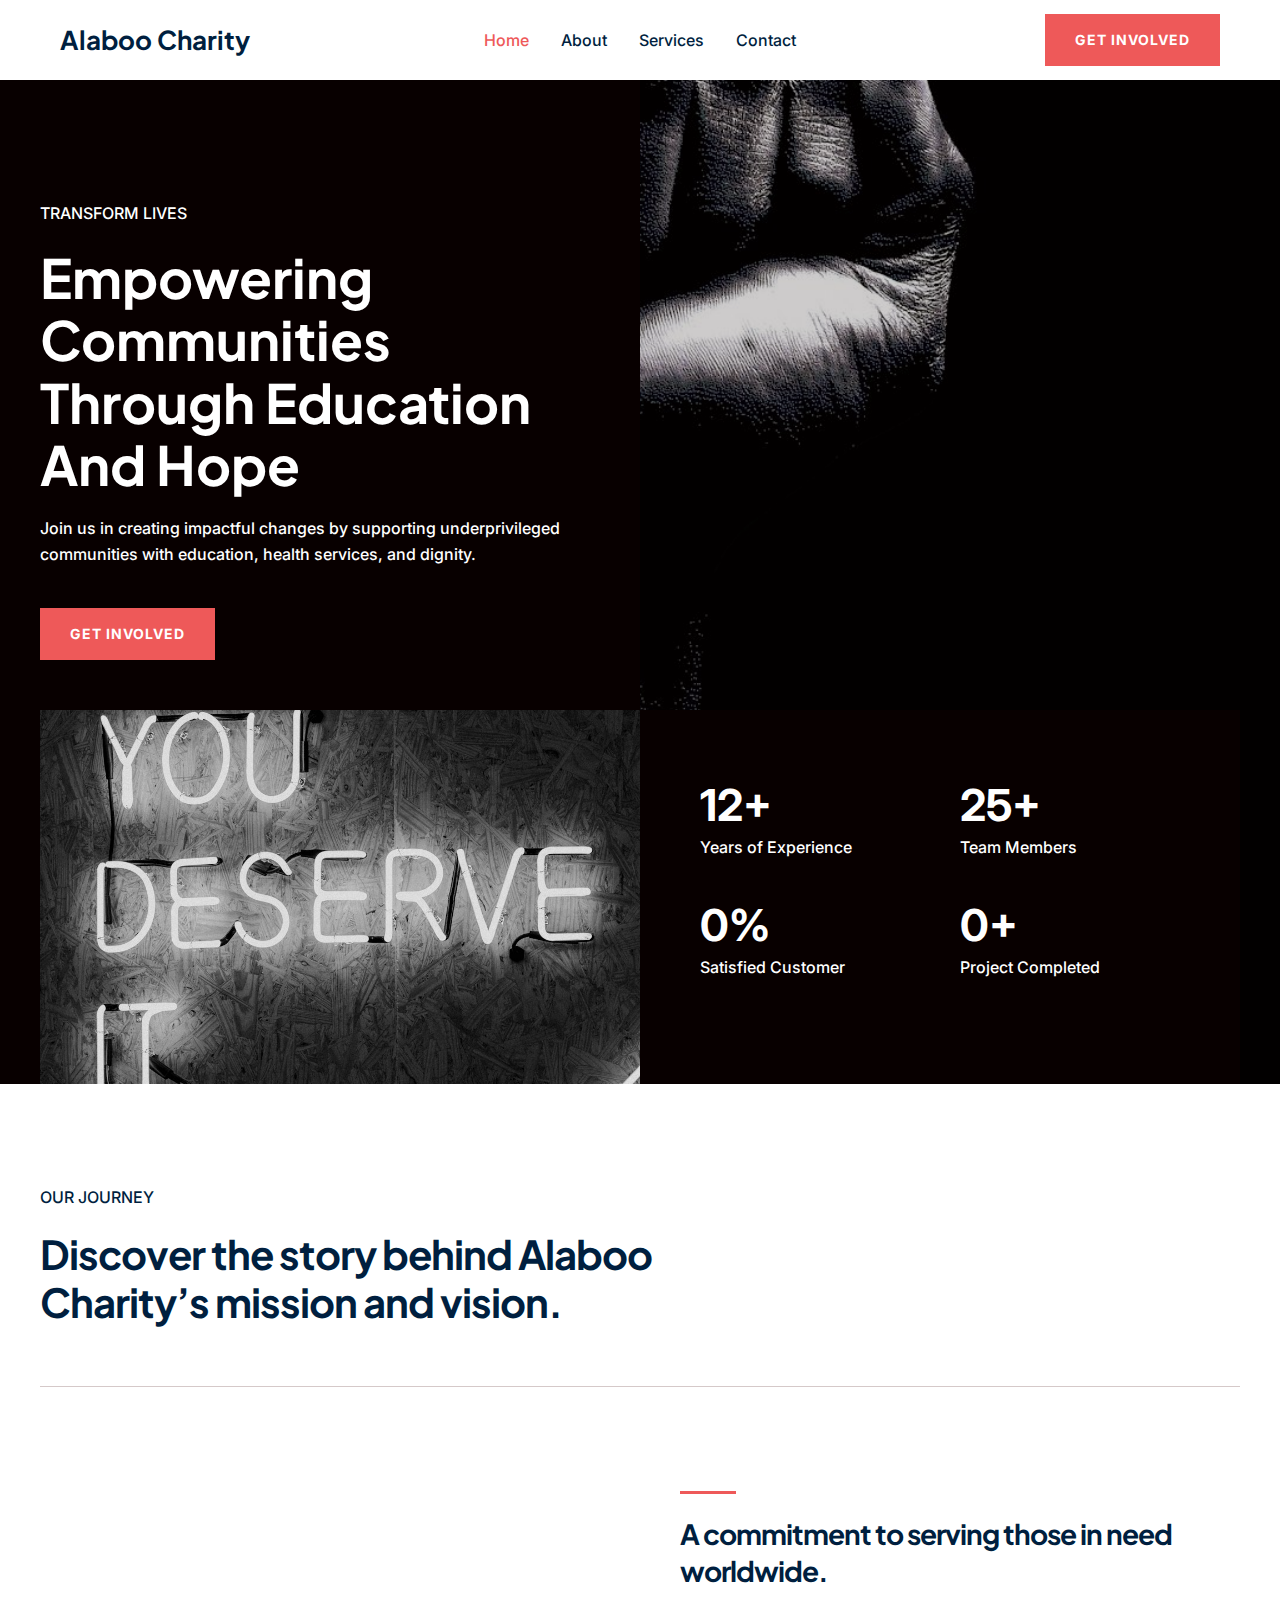
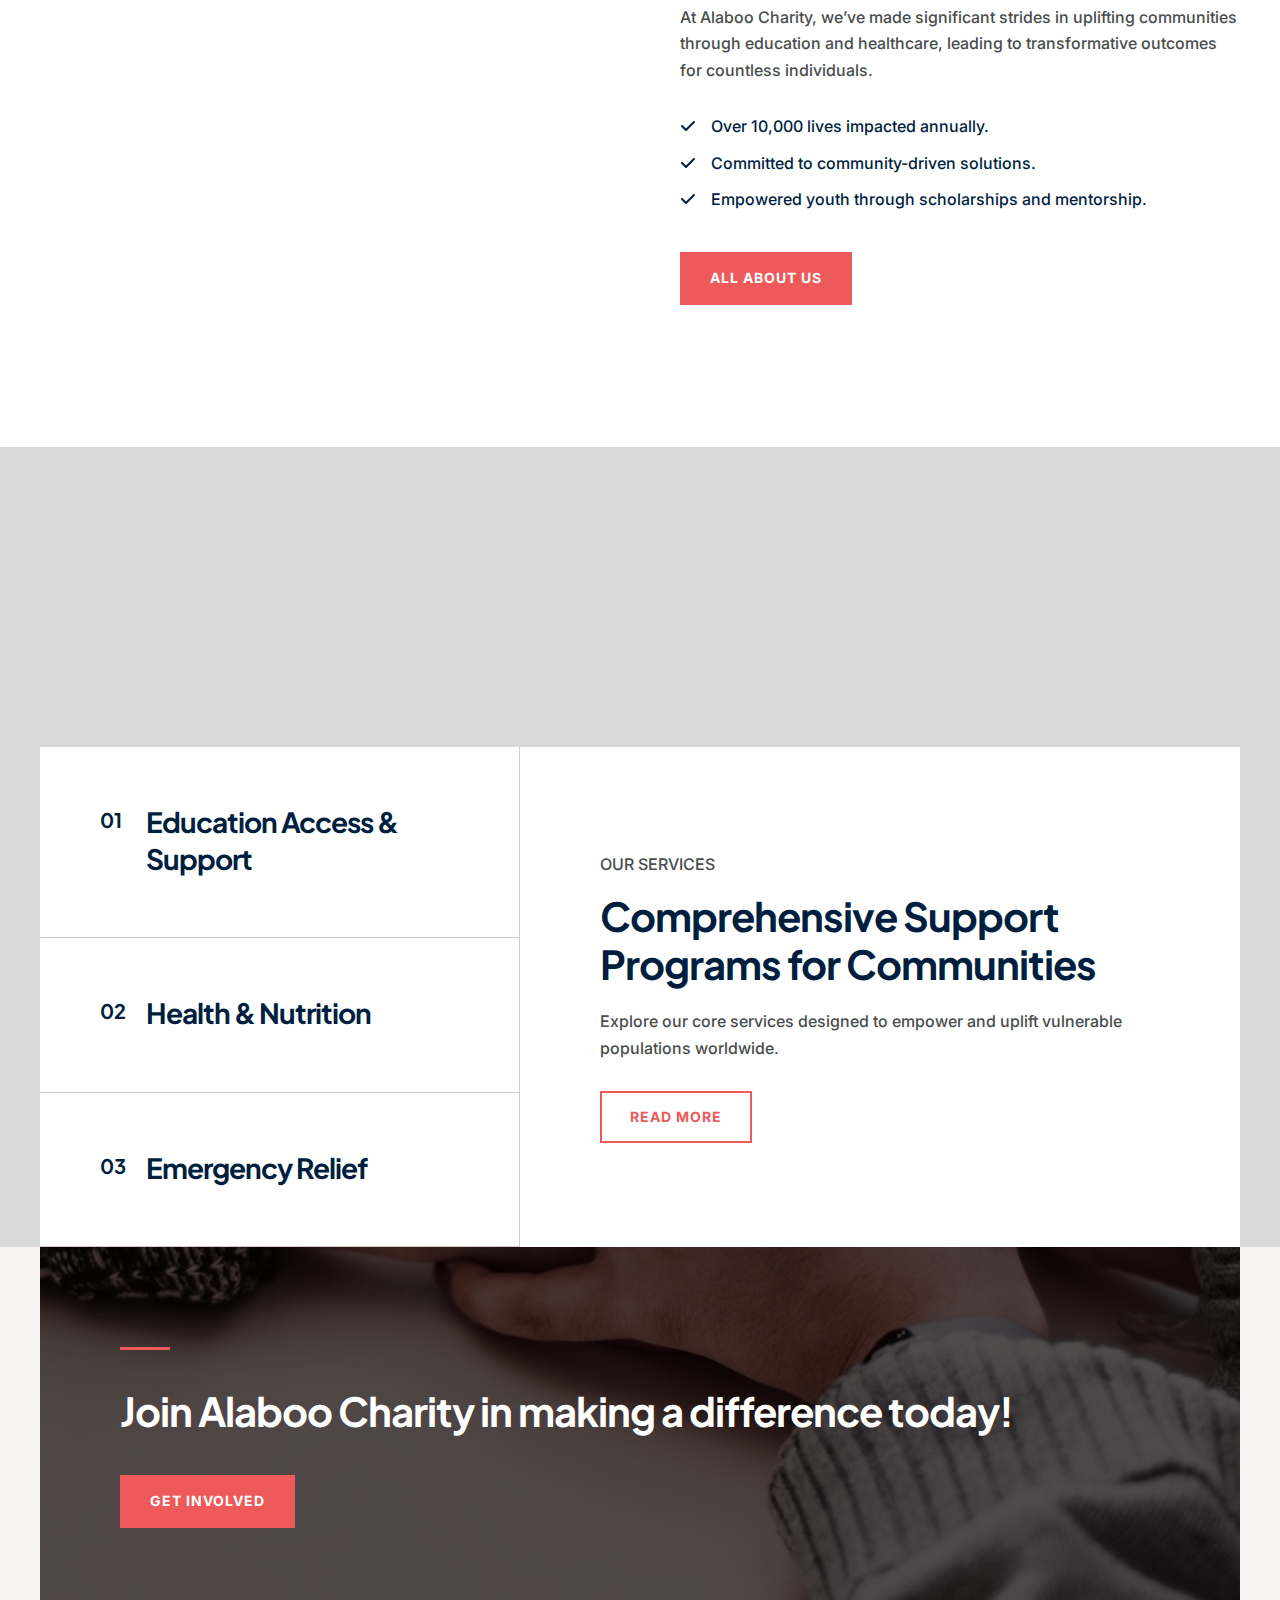
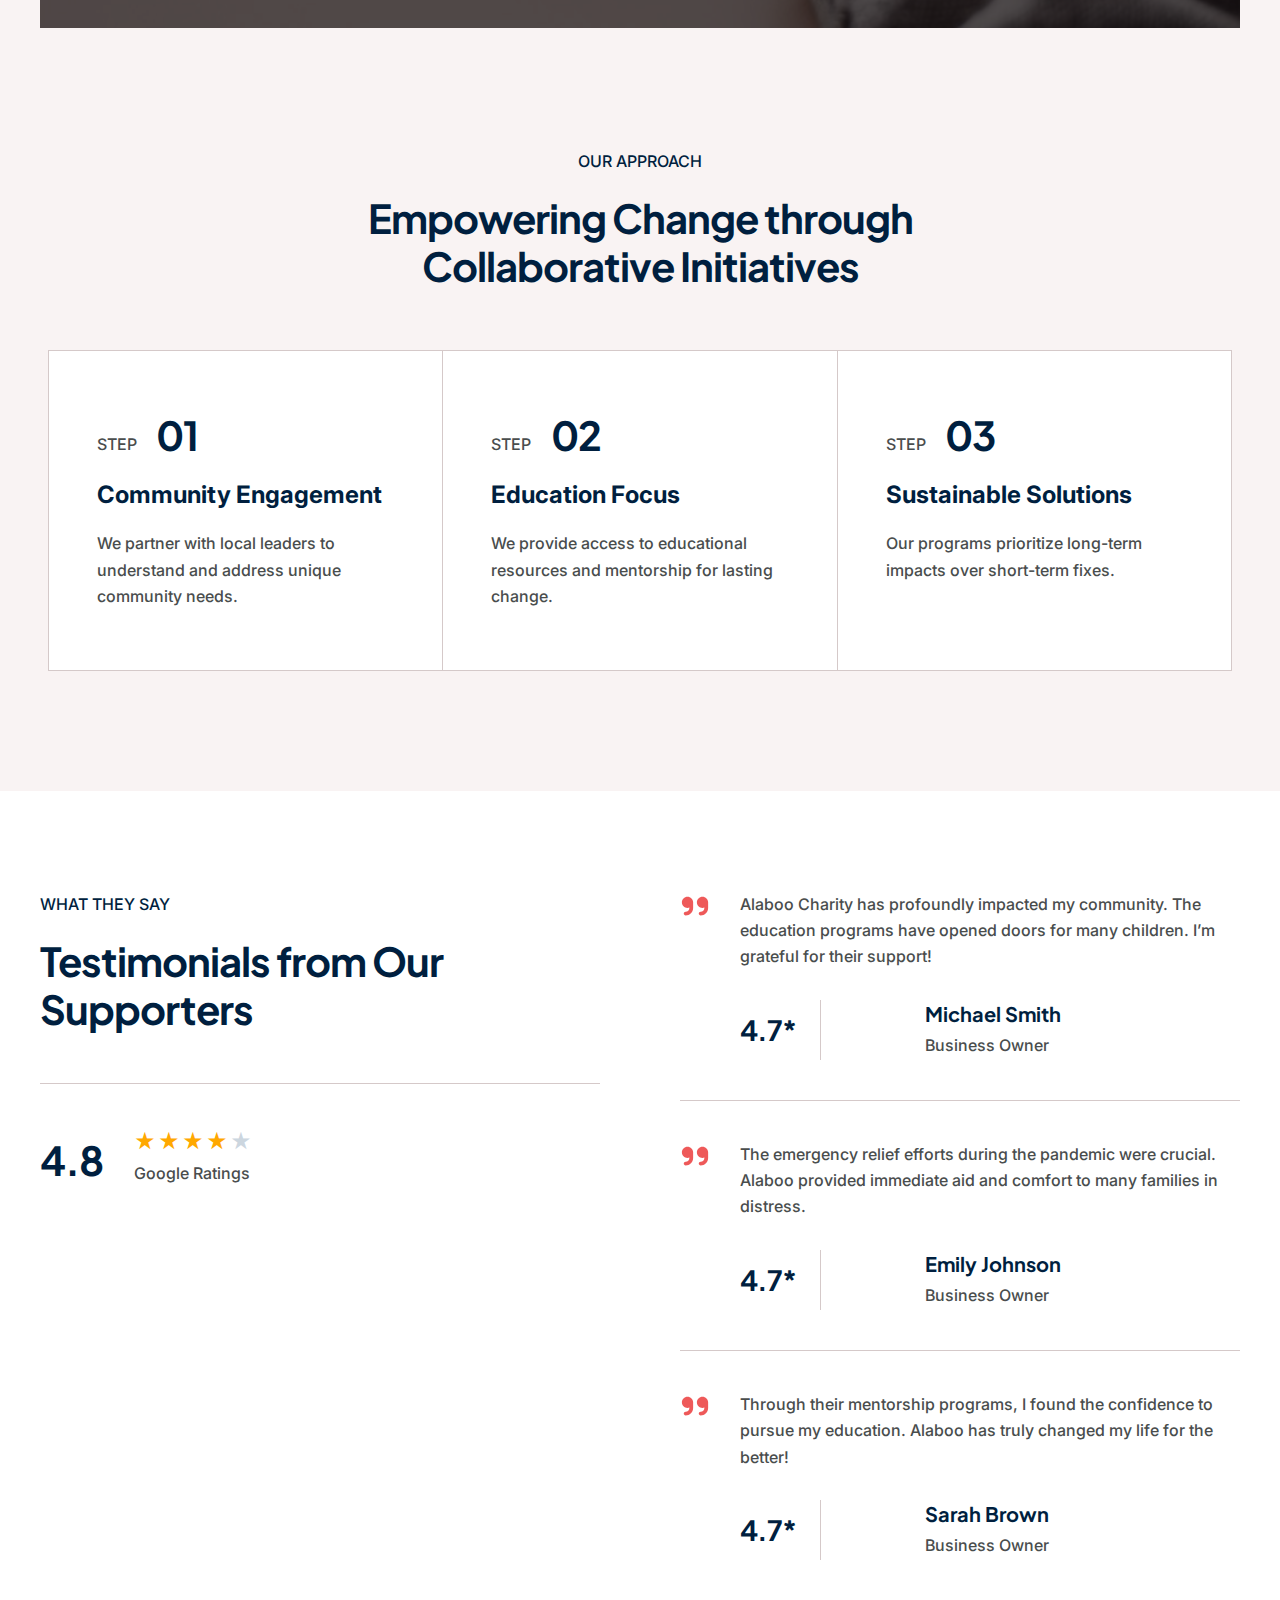
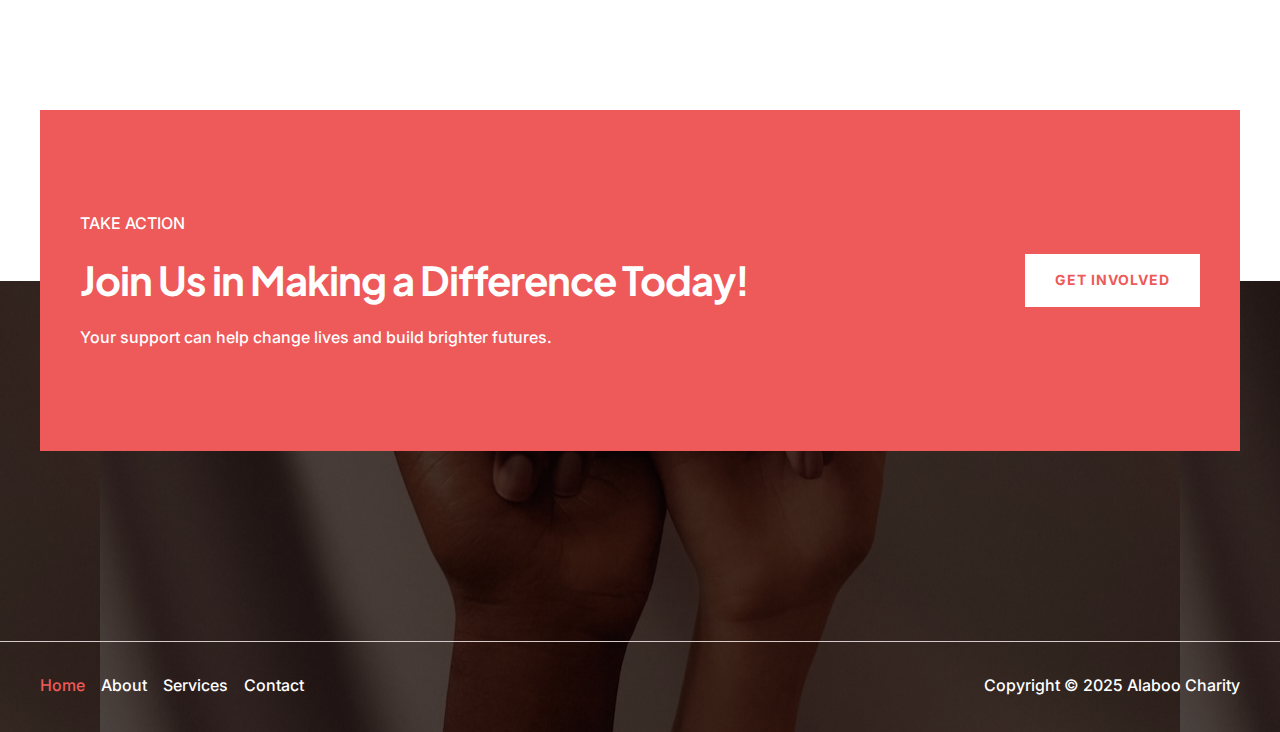
<file: index.html>
<!DOCTYPE html>
<html lang="en-US">
<head>
<meta charset="UTF-8">
<meta name="viewport" content="width=device-width, initial-scale=1">
	<link rel="profile" href="https://gmpg.org/xfn/11"> 
	<title>Alaboo Charity</title>
<meta name="robots" content="max-image-preview:large">
	<style>img:is([sizes="auto" i], [sizes^="auto," i]) { contain-intrinsic-size: 3000px 1500px }</style>
	<link rel="dns-prefetch" href="//fonts.googleapis.com">
<link rel="alternate" type="application/rss+xml" title="Alaboo Charity &raquo; Feed" href="./feed/index.html">
<link rel="alternate" type="application/rss+xml" title="Alaboo Charity &raquo; Comments Feed" href="./comments/feed/index.html">
<script>
window._wpemojiSettings = {"baseUrl":"https:\/\/s.w.org\/images\/core\/emoji\/15.1.0\/72x72\/","ext":".png","svgUrl":"https:\/\/s.w.org\/images\/core\/emoji\/15.1.0\/svg\/","svgExt":".svg","source":{"concatemoji":".\/\/wp-includes\/js\/wp-emoji-release.min.js?ver=6.8.1"}};
/*! This file is auto-generated */
!function(i,n){var o,s,e;function c(e){try{var t={supportTests:e,timestamp:(new Date).valueOf()};sessionStorage.setItem(o,JSON.stringify(t))}catch(e){}}function p(e,t,n){e.clearRect(0,0,e.canvas.width,e.canvas.height),e.fillText(t,0,0);var t=new Uint32Array(e.getImageData(0,0,e.canvas.width,e.canvas.height).data),r=(e.clearRect(0,0,e.canvas.width,e.canvas.height),e.fillText(n,0,0),new Uint32Array(e.getImageData(0,0,e.canvas.width,e.canvas.height).data));return t.every(function(e,t){return e===r[t]})}function u(e,t,n){switch(t){case"flag":return n(e,"🏳️‍⚧️","🏳️​⚧️")?!1:!n(e,"🇺🇳","🇺​🇳")&&!n(e,"🏴󠁧󠁢󠁥󠁮󠁧󠁿","🏴​󠁧​󠁢​󠁥​󠁮​󠁧​󠁿");case"emoji":return!n(e,"🐦‍🔥","🐦​🔥")}return!1}function f(e,t,n){var r="undefined"!=typeof WorkerGlobalScope&&self instanceof WorkerGlobalScope?new OffscreenCanvas(300,150):i.createElement("canvas"),a=r.getContext("2d",{willReadFrequently:!0}),o=(a.textBaseline="top",a.font="600 32px Arial",{});return e.forEach(function(e){o[e]=t(a,e,n)}),o}function t(e){var t=i.createElement("script");t.src=e,t.defer=!0,i.head.appendChild(t)}"undefined"!=typeof Promise&&(o="wpEmojiSettingsSupports",s=["flag","emoji"],n.supports={everything:!0,everythingExceptFlag:!0},e=new Promise(function(e){i.addEventListener("DOMContentLoaded",e,{once:!0})}),new Promise(function(t){var n=function(){try{var e=JSON.parse(sessionStorage.getItem(o));if("object"==typeof e&&"number"==typeof e.timestamp&&(new Date).valueOf()<e.timestamp+604800&&"object"==typeof e.supportTests)return e.supportTests}catch(e){}return null}();if(!n){if("undefined"!=typeof Worker&&"undefined"!=typeof OffscreenCanvas&&"undefined"!=typeof URL&&URL.createObjectURL&&"undefined"!=typeof Blob)try{var e="postMessage("+f.toString()+"("+[JSON.stringify(s),u.toString(),p.toString()].join(",")+"));",r=new Blob([e],{type:"text/javascript"}),a=new Worker(URL.createObjectURL(r),{name:"wpTestEmojiSupports"});return void(a.onmessage=function(e){c(n=e.data),a.terminate(),t(n)})}catch(e){}c(n=f(s,u,p))}t(n)}).then(function(e){for(var t in e)n.supports[t]=e[t],n.supports.everything=n.supports.everything&&n.supports[t],"flag"!==t&&(n.supports.everythingExceptFlag=n.supports.everythingExceptFlag&&n.supports[t]);n.supports.everythingExceptFlag=n.supports.everythingExceptFlag&&!n.supports.flag,n.DOMReady=!1,n.readyCallback=function(){n.DOMReady=!0}}).then(function(){return e}).then(function(){var e;n.supports.everything||(n.readyCallback(),(e=n.source||{}).concatemoji?t(e.concatemoji):e.wpemoji&&e.twemoji&&(t(e.twemoji),t(e.wpemoji)))}))}((window,document),window._wpemojiSettings);
</script>
<link rel="stylesheet" id="astra-theme-css-css" href="./wp-content/themes/astra/assets/css/minified/main.min.css?ver=4.11.0" media="all">
<style id="astra-theme-css-inline-css">:root{--ast-post-nav-space:0;--ast-container-default-xlg-padding:2.5em;--ast-container-default-lg-padding:2.5em;--ast-container-default-slg-padding:2em;--ast-container-default-md-padding:2.5em;--ast-container-default-sm-padding:2.5em;--ast-container-default-xs-padding:2.4em;--ast-container-default-xxs-padding:1.8em;--ast-code-block-background:#ECEFF3;--ast-comment-inputs-background:#F9FAFB;--ast-normal-container-width:1200px;--ast-narrow-container-width:750px;--ast-blog-title-font-weight:600;--ast-blog-meta-weight:600;--ast-global-color-primary:var(--ast-global-color-5);--ast-global-color-secondary:var(--ast-global-color-4);--ast-global-color-alternate-background:var(--ast-global-color-7);--ast-global-color-subtle-background:var(--ast-global-color-6);--ast-bg-style-guide:#F8FAFC;--ast-shadow-style-guide:0px 0px 4px 0 #00000057;--ast-global-dark-bg-style:#fff;--ast-global-dark-lfs:#fbfbfb;--ast-widget-bg-color:#fafafa;--ast-wc-container-head-bg-color:#fbfbfb;--ast-title-layout-bg:#eeeeee;--ast-search-border-color:#e7e7e7;--ast-lifter-hover-bg:#e6e6e6;--ast-gallery-block-color:#000;--srfm-color-input-label:var(--ast-global-color-2);}html{font-size:100%;}a{color:var(--ast-global-color-0);}a:hover,a:focus{color:var(--ast-global-color-1);}body,button,input,select,textarea,.ast-button,.ast-custom-button{font-family:'Inter',sans-serif;font-weight:500;font-size:16px;font-size:1rem;line-height:var(--ast-body-line-height,1.65);}blockquote{color:var(--ast-global-color-3);}h1,.entry-content h1,h2,.entry-content h2,h3,.entry-content h3,h4,.entry-content h4,h5,.entry-content h5,h6,.entry-content h6,.site-title,.site-title a{font-family:'Plus Jakarta Sans',sans-serif;font-weight:700;}.ast-site-identity .site-title a{color:var(--ast-global-color-2);}.site-title{font-size:26px;font-size:1.625rem;display:block;}.site-header .site-description{font-size:15px;font-size:0.9375rem;display:none;}.entry-title{font-size:24px;font-size:1.5rem;}.ast-blog-single-element.ast-taxonomy-container a{font-size:14px;font-size:0.875rem;}.ast-blog-meta-container{font-size:13px;font-size:0.8125rem;}.archive .ast-article-post .ast-article-inner,.blog .ast-article-post .ast-article-inner,.archive .ast-article-post .ast-article-inner:hover,.blog .ast-article-post .ast-article-inner:hover{border-top-left-radius:0px;border-top-right-radius:0px;border-bottom-right-radius:0px;border-bottom-left-radius:0px;overflow:hidden;}h1,.entry-content h1{font-size:54px;font-size:3.375rem;font-weight:700;font-family:'Plus Jakarta Sans',sans-serif;line-height:1.15em;text-transform:capitalize;}h2,.entry-content h2{font-size:40px;font-size:2.5rem;font-weight:700;font-family:'Plus Jakarta Sans',sans-serif;line-height:1.2em;letter-spacing:-1px;}h3,.entry-content h3{font-size:28px;font-size:1.75rem;font-weight:700;font-family:'Plus Jakarta Sans',sans-serif;line-height:1.3em;letter-spacing:-1px;}h4,.entry-content h4{font-size:20px;font-size:1.25rem;line-height:1.3em;font-weight:700;font-family:'Plus Jakarta Sans',sans-serif;}h5,.entry-content h5{font-size:18px;font-size:1.125rem;line-height:1.45em;font-weight:700;font-family:'Plus Jakarta Sans',sans-serif;}h6,.entry-content h6{font-size:14px;font-size:0.875rem;line-height:1.6em;font-weight:700;font-family:'Plus Jakarta Sans',sans-serif;}::selection{background-color:var(--ast-global-color-0);color:#000000;}body,h1,.entry-title a,.entry-content h1,h2,.entry-content h2,h3,.entry-content h3,h4,.entry-content h4,h5,.entry-content h5,h6,.entry-content h6{color:var(--ast-global-color-3);}.tagcloud a:hover,.tagcloud a:focus,.tagcloud a.current-item{color:#000000;border-color:var(--ast-global-color-0);background-color:var(--ast-global-color-0);}input:focus,input[type="text"]:focus,input[type="email"]:focus,input[type="url"]:focus,input[type="password"]:focus,input[type="reset"]:focus,input[type="search"]:focus,textarea:focus{border-color:var(--ast-global-color-0);}input[type="radio"]:checked,input[type=reset],input[type="checkbox"]:checked,input[type="checkbox"]:hover:checked,input[type="checkbox"]:focus:checked,input[type=range]::-webkit-slider-thumb{border-color:var(--ast-global-color-0);background-color:var(--ast-global-color-0);box-shadow:none;}.site-footer a:hover + .post-count,.site-footer a:focus + .post-count{background:var(--ast-global-color-0);border-color:var(--ast-global-color-0);}.single .nav-links .nav-previous,.single .nav-links .nav-next{color:var(--ast-global-color-0);}.entry-meta,.entry-meta *{line-height:1.45;color:var(--ast-global-color-0);font-weight:600;}.entry-meta a:not(.ast-button):hover,.entry-meta a:not(.ast-button):hover *,.entry-meta a:not(.ast-button):focus,.entry-meta a:not(.ast-button):focus *,.page-links > .page-link,.page-links .page-link:hover,.post-navigation a:hover{color:var(--ast-global-color-1);}#cat option,.secondary .calendar_wrap thead a,.secondary .calendar_wrap thead a:visited{color:var(--ast-global-color-0);}.secondary .calendar_wrap #today,.ast-progress-val span{background:var(--ast-global-color-0);}.secondary a:hover + .post-count,.secondary a:focus + .post-count{background:var(--ast-global-color-0);border-color:var(--ast-global-color-0);}.calendar_wrap #today > a{color:#000000;}.page-links .page-link,.single .post-navigation a{color:var(--ast-global-color-3);}.ast-search-menu-icon .search-form button.search-submit{padding:0 4px;}.ast-search-menu-icon form.search-form{padding-right:0;}.ast-search-menu-icon.slide-search input.search-field{width:0;}.ast-header-search .ast-search-menu-icon.ast-dropdown-active .search-form,.ast-header-search .ast-search-menu-icon.ast-dropdown-active .search-field:focus{transition:all 0.2s;}.search-form input.search-field:focus{outline:none;}.ast-search-menu-icon .search-form button.search-submit:focus,.ast-theme-transparent-header .ast-header-search .ast-dropdown-active .ast-icon,.ast-theme-transparent-header .ast-inline-search .search-field:focus .ast-icon{color:var(--ast-global-color-1);}.ast-header-search .slide-search .search-form{border:2px solid var(--ast-global-color-0);}.ast-header-search .slide-search .search-field{background-color:(--ast-global-dark-bg-style);}.ast-archive-title{color:var(--ast-global-color-2);}.widget-title{font-size:22px;font-size:1.375rem;color:var(--ast-global-color-2);}.ast-single-post .entry-content a,.ast-comment-content a:not(.ast-comment-edit-reply-wrap a){text-decoration:underline;}.ast-single-post .elementor-widget-button .elementor-button,.ast-single-post .entry-content .uagb-tab a,.ast-single-post .entry-content .uagb-ifb-cta a,.ast-single-post .entry-content .uabb-module-content a,.ast-single-post .entry-content .uagb-post-grid a,.ast-single-post .entry-content .uagb-timeline a,.ast-single-post .entry-content .uagb-toc__wrap a,.ast-single-post .entry-content .uagb-taxomony-box a,.ast-single-post .entry-content .woocommerce a,.entry-content .wp-block-latest-posts > li > a,.ast-single-post .entry-content .wp-block-file__button,a.ast-post-filter-single,.ast-single-post .ast-comment-content .comment-reply-link,.ast-single-post .ast-comment-content .comment-edit-link{text-decoration:none;}.ast-search-menu-icon.slide-search a:focus-visible:focus-visible,.astra-search-icon:focus-visible,#close:focus-visible,a:focus-visible,.ast-menu-toggle:focus-visible,.site .skip-link:focus-visible,.wp-block-loginout input:focus-visible,.wp-block-search.wp-block-search__button-inside .wp-block-search__inside-wrapper,.ast-header-navigation-arrow:focus-visible,.woocommerce .wc-proceed-to-checkout > .checkout-button:focus-visible,.woocommerce .woocommerce-MyAccount-navigation ul li a:focus-visible,.ast-orders-table__row .ast-orders-table__cell:focus-visible,.woocommerce .woocommerce-order-details .order-again > .button:focus-visible,.woocommerce .woocommerce-message a.button.wc-forward:focus-visible,.woocommerce #minus_qty:focus-visible,.woocommerce #plus_qty:focus-visible,a#ast-apply-coupon:focus-visible,.woocommerce .woocommerce-info a:focus-visible,.woocommerce .astra-shop-summary-wrap a:focus-visible,.woocommerce a.wc-forward:focus-visible,#ast-apply-coupon:focus-visible,.woocommerce-js .woocommerce-mini-cart-item a.remove:focus-visible,#close:focus-visible,.button.search-submit:focus-visible,#search_submit:focus,.normal-search:focus-visible,.ast-header-account-wrap:focus-visible,.woocommerce .ast-on-card-button.ast-quick-view-trigger:focus{outline-style:dotted;outline-color:inherit;outline-width:thin;}input:focus,input[type="text"]:focus,input[type="email"]:focus,input[type="url"]:focus,input[type="password"]:focus,input[type="reset"]:focus,input[type="search"]:focus,input[type="number"]:focus,textarea:focus,.wp-block-search__input:focus,[data-section="section-header-mobile-trigger"] .ast-button-wrap .ast-mobile-menu-trigger-minimal:focus,.ast-mobile-popup-drawer.active .menu-toggle-close:focus,.woocommerce-ordering select.orderby:focus,#ast-scroll-top:focus,#coupon_code:focus,.woocommerce-page #comment:focus,.woocommerce #reviews #respond input#submit:focus,.woocommerce a.add_to_cart_button:focus,.woocommerce .button.single_add_to_cart_button:focus,.woocommerce .woocommerce-cart-form button:focus,.woocommerce .woocommerce-cart-form__cart-item .quantity .qty:focus,.woocommerce .woocommerce-billing-fields .woocommerce-billing-fields__field-wrapper .woocommerce-input-wrapper > .input-text:focus,.woocommerce #order_comments:focus,.woocommerce #place_order:focus,.woocommerce .woocommerce-address-fields .woocommerce-address-fields__field-wrapper .woocommerce-input-wrapper > .input-text:focus,.woocommerce .woocommerce-MyAccount-content form button:focus,.woocommerce .woocommerce-MyAccount-content .woocommerce-EditAccountForm .woocommerce-form-row .woocommerce-Input.input-text:focus,.woocommerce .ast-woocommerce-container .woocommerce-pagination ul.page-numbers li a:focus,body #content .woocommerce form .form-row .select2-container--default .select2-selection--single:focus,#ast-coupon-code:focus,.woocommerce.woocommerce-js .quantity input[type=number]:focus,.woocommerce-js .woocommerce-mini-cart-item .quantity input[type=number]:focus,.woocommerce p#ast-coupon-trigger:focus{border-style:dotted;border-color:inherit;border-width:thin;}input{outline:none;}.ast-logo-title-inline .site-logo-img{padding-right:1em;}body .ast-oembed-container *{position:absolute;top:0;width:100%;height:100%;left:0;}body .wp-block-embed-pocket-casts .ast-oembed-container *{position:unset;}.ast-single-post-featured-section + article {margin-top: 2em;}.site-content .ast-single-post-featured-section img {width: 100%;overflow: hidden;object-fit: cover;}.ast-separate-container .site-content .ast-single-post-featured-section + article {margin-top: -80px;z-index: 9;position: relative;border-radius: 4px;}@media (min-width: 922px) {.ast-no-sidebar .site-content .ast-article-image-container--wide {margin-left: -120px;margin-right: -120px;max-width: unset;width: unset;}.ast-left-sidebar .site-content .ast-article-image-container--wide,.ast-right-sidebar .site-content .ast-article-image-container--wide {margin-left: -10px;margin-right: -10px;}.site-content .ast-article-image-container--full {margin-left: calc( -50vw + 50%);margin-right: calc( -50vw + 50%);max-width: 100vw;width: 100vw;}.ast-left-sidebar .site-content .ast-article-image-container--full,.ast-right-sidebar .site-content .ast-article-image-container--full {margin-left: -10px;margin-right: -10px;max-width: inherit;width: auto;}}.site > .ast-single-related-posts-container {margin-top: 0;}@media (min-width: 922px) {.ast-desktop .ast-container--narrow {max-width: var(--ast-narrow-container-width);margin: 0 auto;}}input[type="text"],input[type="number"],input[type="email"],input[type="url"],input[type="password"],input[type="search"],input[type=reset],input[type=tel],input[type=date],select,textarea{font-size:16px;font-style:normal;font-weight:400;line-height:24px;width:100%;padding:12px 16px;border-radius:4px;box-shadow:0px 1px 2px 0px rgba(0,0,0,0.05);color:var(--ast-form-input-text,#475569);}input[type="text"],input[type="number"],input[type="email"],input[type="url"],input[type="password"],input[type="search"],input[type=reset],input[type=tel],input[type=date],select{height:40px;}input[type="date"]{border-width:1px;border-style:solid;border-color:var(--ast-border-color);background:var( --ast-global-color-secondary,--ast-global-color-5 );}input[type="text"]:focus,input[type="number"]:focus,input[type="email"]:focus,input[type="url"]:focus,input[type="password"]:focus,input[type="search"]:focus,input[type=reset]:focus,input[type="tel"]:focus,input[type="date"]:focus,select:focus,textarea:focus{border-color:#046BD2;box-shadow:none;outline:none;color:var(--ast-form-input-focus-text,#475569);}label,legend{color:#111827;font-size:14px;font-style:normal;font-weight:500;line-height:20px;}select{padding:6px 10px;}fieldset{padding:30px;border-radius:4px;}button,.ast-button,.button,input[type="button"],input[type="reset"],input[type="submit"]{border-radius:4px;box-shadow:0px 1px 2px 0px rgba(0,0,0,0.05);}:root{--ast-comment-inputs-background:#FFF;}::placeholder{color:var(--ast-form-field-color,#9CA3AF);}::-ms-input-placeholder{color:var(--ast-form-field-color,#9CA3AF);}@media (max-width:921.9px){#ast-desktop-header{display:none;}}@media (min-width:922px){#ast-mobile-header{display:none;}}.wp-block-buttons.aligncenter{justify-content:center;}@media (max-width:921px){.ast-theme-transparent-header #primary,.ast-theme-transparent-header #secondary{padding:0;}}@media (max-width:921px){.ast-plain-container.ast-no-sidebar #primary{padding:0;}}.ast-plain-container.ast-no-sidebar #primary{margin-top:0;margin-bottom:0;}@media (max-width:921px){.ast-separate-container #primary,.ast-narrow-container #primary{padding-top:0px;}}@media (max-width:544px){.ast-separate-container #primary,.ast-narrow-container #primary{padding-top:0px;}}@media (max-width:921px){.ast-separate-container #primary,.ast-narrow-container #primary{padding-bottom:0px;}}@media (max-width:544px){.ast-separate-container #primary,.ast-narrow-container #primary{padding-bottom:0px;}}.wp-block-button.is-style-outline .wp-block-button__link{border-color:var(--ast-global-color-0);border-top-width:2px;border-right-width:2px;border-bottom-width:2px;border-left-width:2px;}div.wp-block-button.is-style-outline > .wp-block-button__link:not(.has-text-color),div.wp-block-button.wp-block-button__link.is-style-outline:not(.has-text-color){color:var(--ast-global-color-0);}.wp-block-button.is-style-outline .wp-block-button__link:hover,.wp-block-buttons .wp-block-button.is-style-outline .wp-block-button__link:focus,.wp-block-buttons .wp-block-button.is-style-outline > .wp-block-button__link:not(.has-text-color):hover,.wp-block-buttons .wp-block-button.wp-block-button__link.is-style-outline:not(.has-text-color):hover{color:#ffffff;background-color:var(--ast-global-color-1);border-color:var(--ast-global-color-1);}.post-page-numbers.current .page-link,.ast-pagination .page-numbers.current{color:#000000;border-color:var(--ast-global-color-0);background-color:var(--ast-global-color-0);}.wp-block-button.is-style-outline .wp-block-button__link{border-top-width:2px;border-right-width:2px;border-bottom-width:2px;border-left-width:2px;}.wp-block-buttons .wp-block-button.is-style-outline .wp-block-button__link.wp-element-button,.ast-outline-button,.wp-block-uagb-buttons-child .uagb-buttons-repeater.ast-outline-button{border-color:var(--ast-global-color-0);border-top-width:2px;border-right-width:2px;border-bottom-width:2px;border-left-width:2px;font-family:inherit;font-weight:700;font-size:14px;font-size:0.875rem;line-height:1.6em;letter-spacing:1px;padding-top:13px;padding-right:28px;padding-bottom:13px;padding-left:28px;border-top-left-radius:0px;border-top-right-radius:0px;border-bottom-right-radius:0px;border-bottom-left-radius:0px;}.wp-block-buttons .wp-block-button.is-style-outline > .wp-block-button__link:not(.has-text-color),.wp-block-buttons .wp-block-button.wp-block-button__link.is-style-outline:not(.has-text-color),.ast-outline-button{color:var(--ast-global-color-0);}.wp-block-button.is-style-outline .wp-block-button__link:hover,.wp-block-buttons .wp-block-button.is-style-outline .wp-block-button__link:focus,.wp-block-buttons .wp-block-button.is-style-outline > .wp-block-button__link:not(.has-text-color):hover,.wp-block-buttons .wp-block-button.wp-block-button__link.is-style-outline:not(.has-text-color):hover,.ast-outline-button:hover,.ast-outline-button:focus,.wp-block-uagb-buttons-child .uagb-buttons-repeater.ast-outline-button:hover,.wp-block-uagb-buttons-child .uagb-buttons-repeater.ast-outline-button:focus{color:#ffffff;background-color:var(--ast-global-color-1);border-color:var(--ast-global-color-1);}.ast-single-post .entry-content a.ast-outline-button,.ast-single-post .entry-content .is-style-outline>.wp-block-button__link{text-decoration:none;}.wp-block-button .wp-block-button__link.wp-element-button.is-style-outline:not(.has-background),.wp-block-button.is-style-outline>.wp-block-button__link.wp-element-button:not(.has-background),.ast-outline-button{background-color:rgba(0,0,0,0);}.uagb-buttons-repeater.ast-outline-button{border-radius:9999px;}@media (max-width:921px){.wp-block-buttons .wp-block-button.is-style-outline .wp-block-button__link.wp-element-button,.ast-outline-button,.wp-block-uagb-buttons-child .uagb-buttons-repeater.ast-outline-button{font-size:14px;font-size:0.875rem;padding-top:13px;padding-right:26px;padding-bottom:13px;padding-left:26px;}}@media (max-width:544px){.wp-block-buttons .wp-block-button.is-style-outline .wp-block-button__link.wp-element-button,.ast-outline-button,.wp-block-uagb-buttons-child .uagb-buttons-repeater.ast-outline-button{font-size:14px;font-size:0.875rem;padding-top:13px;padding-right:26px;padding-bottom:13px;padding-left:26px;}}.entry-content[data-ast-blocks-layout] > figure{margin-bottom:1em;}h1.widget-title{font-weight:700;}h2.widget-title{font-weight:700;}h3.widget-title{font-weight:700;}#page{display:flex;flex-direction:column;min-height:100vh;}.ast-404-layout-1 h1.page-title{color:var(--ast-global-color-2);}.single .post-navigation a{line-height:1em;height:inherit;}.error-404 .page-sub-title{font-size:1.5rem;font-weight:inherit;}.search .site-content .content-area .search-form{margin-bottom:0;}#page .site-content{flex-grow:1;}.widget{margin-bottom:1.25em;}#secondary li{line-height:1.5em;}#secondary .wp-block-group h2{margin-bottom:0.7em;}#secondary h2{font-size:1.7rem;}.ast-separate-container .ast-article-post,.ast-separate-container .ast-article-single,.ast-separate-container .comment-respond{padding:3em;}.ast-separate-container .ast-article-single .ast-article-single{padding:0;}.ast-article-single .wp-block-post-template-is-layout-grid{padding-left:0;}.ast-separate-container .comments-title,.ast-narrow-container .comments-title{padding:1.5em 2em;}.ast-page-builder-template .comment-form-textarea,.ast-comment-formwrap .ast-grid-common-col{padding:0;}.ast-comment-formwrap{padding:0;display:inline-flex;column-gap:20px;width:100%;margin-left:0;margin-right:0;}.comments-area textarea#comment:focus,.comments-area textarea#comment:active,.comments-area .ast-comment-formwrap input[type="text"]:focus,.comments-area .ast-comment-formwrap input[type="text"]:active {box-shadow:none;outline:none;}.archive.ast-page-builder-template .entry-header{margin-top:2em;}.ast-page-builder-template .ast-comment-formwrap{width:100%;}.entry-title{margin-bottom:0.6em;}.ast-archive-description p{font-size:inherit;font-weight:inherit;line-height:inherit;}.ast-separate-container .ast-comment-list li.depth-1,.hentry{margin-bottom:1.5em;}.site-content section.ast-archive-description{margin-bottom:2em;}@media (min-width:921px){.ast-left-sidebar.ast-page-builder-template #secondary,.archive.ast-right-sidebar.ast-page-builder-template .site-main{padding-left:20px;padding-right:20px;}}@media (max-width:544px){.ast-comment-formwrap.ast-row{column-gap:10px;display:inline-block;}#ast-commentform .ast-grid-common-col{position:relative;width:100%;}}@media (min-width:1201px){.ast-separate-container .ast-article-post,.ast-separate-container .ast-article-single,.ast-separate-container .ast-author-box,.ast-separate-container .ast-404-layout-1,.ast-separate-container .no-results{padding:3em;}}@media (max-width:921px){.ast-separate-container #primary,.ast-separate-container #secondary{padding:1.5em 0;}#primary,#secondary{padding:1.5em 0;margin:0;}.ast-left-sidebar #content > .ast-container{display:flex;flex-direction:column-reverse;width:100%;}}@media (min-width:922px){.ast-separate-container.ast-right-sidebar #primary,.ast-separate-container.ast-left-sidebar #primary{border:0;}.search-no-results.ast-separate-container #primary{margin-bottom:4em;}}.wp-block-button .wp-block-button__link{color:#ffffff;}.wp-block-button .wp-block-button__link:hover,.wp-block-button .wp-block-button__link:focus{color:#ffffff;background-color:var(--ast-global-color-1);border-color:var(--ast-global-color-1);}.wp-block-button .wp-block-button__link,.wp-block-search .wp-block-search__button,body .wp-block-file .wp-block-file__button{border-style:solid;border-top-width:2px;border-right-width:2px;border-left-width:2px;border-bottom-width:2px;border-color:var(--ast-global-color-0);background-color:var(--ast-global-color-0);color:#ffffff;font-family:inherit;font-weight:700;line-height:1.6em;text-transform:uppercase;letter-spacing:1px;font-size:14px;font-size:0.875rem;border-top-left-radius:0px;border-top-right-radius:0px;border-bottom-right-radius:0px;border-bottom-left-radius:0px;padding-top:13px;padding-right:28px;padding-bottom:13px;padding-left:28px;}.ast-single-post .entry-content .wp-block-button .wp-block-button__link,.ast-single-post .entry-content .wp-block-search .wp-block-search__button,body .entry-content .wp-block-file .wp-block-file__button{text-decoration:none;}@media (max-width:921px){.wp-block-button .wp-block-button__link,.wp-block-search .wp-block-search__button,body .wp-block-file .wp-block-file__button{font-size:14px;font-size:0.875rem;padding-top:13px;padding-right:26px;padding-bottom:13px;padding-left:26px;}}@media (max-width:544px){.wp-block-button .wp-block-button__link,.wp-block-search .wp-block-search__button,body .wp-block-file .wp-block-file__button{font-size:14px;font-size:0.875rem;padding-top:13px;padding-right:26px;padding-bottom:13px;padding-left:26px;}}.menu-toggle,button,.ast-button,.ast-custom-button,.button,input#submit,input[type="button"],input[type="submit"],input[type="reset"],#comments .submit,.search .search-submit,form[CLASS*="wp-block-search__"].wp-block-search .wp-block-search__inside-wrapper .wp-block-search__button,body .wp-block-file .wp-block-file__button,.search .search-submit,.woocommerce-js a.button,.woocommerce button.button,.woocommerce .woocommerce-message a.button,.woocommerce #respond input#submit.alt,.woocommerce input.button.alt,.woocommerce input.button,.woocommerce input.button:disabled,.woocommerce input.button:disabled[disabled],.woocommerce input.button:disabled:hover,.woocommerce input.button:disabled[disabled]:hover,.woocommerce #respond input#submit,.woocommerce button.button.alt.disabled,.wc-block-grid__products .wc-block-grid__product .wp-block-button__link,.wc-block-grid__product-onsale,[CLASS*="wc-block"] button,.woocommerce-js .astra-cart-drawer .astra-cart-drawer-content .woocommerce-mini-cart__buttons .button:not(.checkout):not(.ast-continue-shopping),.woocommerce-js .astra-cart-drawer .astra-cart-drawer-content .woocommerce-mini-cart__buttons a.checkout,.woocommerce button.button.alt.disabled.wc-variation-selection-needed,[CLASS*="wc-block"] .wc-block-components-button{border-style:solid;border-top-width:2px;border-right-width:2px;border-left-width:2px;border-bottom-width:2px;color:#ffffff;border-color:var(--ast-global-color-0);background-color:var(--ast-global-color-0);padding-top:13px;padding-right:28px;padding-bottom:13px;padding-left:28px;font-family:inherit;font-weight:700;font-size:14px;font-size:0.875rem;line-height:1.6em;text-transform:uppercase;letter-spacing:1px;border-top-left-radius:0px;border-top-right-radius:0px;border-bottom-right-radius:0px;border-bottom-left-radius:0px;}button:focus,.menu-toggle:hover,button:hover,.ast-button:hover,.ast-custom-button:hover .button:hover,.ast-custom-button:hover ,input[type=reset]:hover,input[type=reset]:focus,input#submit:hover,input#submit:focus,input[type="button"]:hover,input[type="button"]:focus,input[type="submit"]:hover,input[type="submit"]:focus,form[CLASS*="wp-block-search__"].wp-block-search .wp-block-search__inside-wrapper .wp-block-search__button:hover,form[CLASS*="wp-block-search__"].wp-block-search .wp-block-search__inside-wrapper .wp-block-search__button:focus,body .wp-block-file .wp-block-file__button:hover,body .wp-block-file .wp-block-file__button:focus,.woocommerce-js a.button:hover,.woocommerce button.button:hover,.woocommerce .woocommerce-message a.button:hover,.woocommerce #respond input#submit:hover,.woocommerce #respond input#submit.alt:hover,.woocommerce input.button.alt:hover,.woocommerce input.button:hover,.woocommerce button.button.alt.disabled:hover,.wc-block-grid__products .wc-block-grid__product .wp-block-button__link:hover,[CLASS*="wc-block"] button:hover,.woocommerce-js .astra-cart-drawer .astra-cart-drawer-content .woocommerce-mini-cart__buttons .button:not(.checkout):not(.ast-continue-shopping):hover,.woocommerce-js .astra-cart-drawer .astra-cart-drawer-content .woocommerce-mini-cart__buttons a.checkout:hover,.woocommerce button.button.alt.disabled.wc-variation-selection-needed:hover,[CLASS*="wc-block"] .wc-block-components-button:hover,[CLASS*="wc-block"] .wc-block-components-button:focus{color:#ffffff;background-color:var(--ast-global-color-1);border-color:var(--ast-global-color-1);}form[CLASS*="wp-block-search__"].wp-block-search .wp-block-search__inside-wrapper .wp-block-search__button.has-icon{padding-top:calc(13px - 3px);padding-right:calc(28px - 3px);padding-bottom:calc(13px - 3px);padding-left:calc(28px - 3px);}@media (max-width:921px){.menu-toggle,button,.ast-button,.ast-custom-button,.button,input#submit,input[type="button"],input[type="submit"],input[type="reset"],#comments .submit,.search .search-submit,form[CLASS*="wp-block-search__"].wp-block-search .wp-block-search__inside-wrapper .wp-block-search__button,body .wp-block-file .wp-block-file__button,.search .search-submit,.woocommerce-js a.button,.woocommerce button.button,.woocommerce .woocommerce-message a.button,.woocommerce #respond input#submit.alt,.woocommerce input.button.alt,.woocommerce input.button,.woocommerce input.button:disabled,.woocommerce input.button:disabled[disabled],.woocommerce input.button:disabled:hover,.woocommerce input.button:disabled[disabled]:hover,.woocommerce #respond input#submit,.woocommerce button.button.alt.disabled,.wc-block-grid__products .wc-block-grid__product .wp-block-button__link,.wc-block-grid__product-onsale,[CLASS*="wc-block"] button,.woocommerce-js .astra-cart-drawer .astra-cart-drawer-content .woocommerce-mini-cart__buttons .button:not(.checkout):not(.ast-continue-shopping),.woocommerce-js .astra-cart-drawer .astra-cart-drawer-content .woocommerce-mini-cart__buttons a.checkout,.woocommerce button.button.alt.disabled.wc-variation-selection-needed,[CLASS*="wc-block"] .wc-block-components-button{padding-top:13px;padding-right:26px;padding-bottom:13px;padding-left:26px;font-size:14px;font-size:0.875rem;}}@media (max-width:544px){.menu-toggle,button,.ast-button,.ast-custom-button,.button,input#submit,input[type="button"],input[type="submit"],input[type="reset"],#comments .submit,.search .search-submit,form[CLASS*="wp-block-search__"].wp-block-search .wp-block-search__inside-wrapper .wp-block-search__button,body .wp-block-file .wp-block-file__button,.search .search-submit,.woocommerce-js a.button,.woocommerce button.button,.woocommerce .woocommerce-message a.button,.woocommerce #respond input#submit.alt,.woocommerce input.button.alt,.woocommerce input.button,.woocommerce input.button:disabled,.woocommerce input.button:disabled[disabled],.woocommerce input.button:disabled:hover,.woocommerce input.button:disabled[disabled]:hover,.woocommerce #respond input#submit,.woocommerce button.button.alt.disabled,.wc-block-grid__products .wc-block-grid__product .wp-block-button__link,.wc-block-grid__product-onsale,[CLASS*="wc-block"] button,.woocommerce-js .astra-cart-drawer .astra-cart-drawer-content .woocommerce-mini-cart__buttons .button:not(.checkout):not(.ast-continue-shopping),.woocommerce-js .astra-cart-drawer .astra-cart-drawer-content .woocommerce-mini-cart__buttons a.checkout,.woocommerce button.button.alt.disabled.wc-variation-selection-needed,[CLASS*="wc-block"] .wc-block-components-button{padding-top:13px;padding-right:26px;padding-bottom:13px;padding-left:26px;font-size:14px;font-size:0.875rem;}}@media (max-width:921px){.menu-toggle,button,.ast-button,.button,input#submit,input[type="button"],input[type="submit"],input[type="reset"]{font-size:14px;font-size:0.875rem;}.ast-mobile-header-stack .main-header-bar .ast-search-menu-icon{display:inline-block;}.ast-header-break-point.ast-header-custom-item-outside .ast-mobile-header-stack .main-header-bar .ast-search-icon{margin:0;}.ast-comment-avatar-wrap img{max-width:2.5em;}.ast-comment-meta{padding:0 1.8888em 1.3333em;}}@media (min-width:544px){.ast-container{max-width:100%;}}@media (max-width:544px){.ast-separate-container .ast-article-post,.ast-separate-container .ast-article-single,.ast-separate-container .comments-title,.ast-separate-container .ast-archive-description{padding:1.5em 1em;}.ast-separate-container #content .ast-container{padding-left:0.54em;padding-right:0.54em;}.ast-separate-container .ast-comment-list .bypostauthor{padding:.5em;}.ast-search-menu-icon.ast-dropdown-active .search-field{width:170px;}.menu-toggle,button,.ast-button,.button,input#submit,input[type="button"],input[type="submit"],input[type="reset"]{font-size:14px;font-size:0.875rem;}} #ast-mobile-header .ast-site-header-cart-li a{pointer-events:none;}@media (max-width:921px){.site-title{font-size:24px;font-size:1.5rem;display:block;}.site-header .site-description{display:none;}.entry-title{font-size:22px;font-size:1.375rem;}h1,.entry-content h1{font-size:40px;}h2,.entry-content h2{font-size:30px;}h3,.entry-content h3{font-size:22px;}h4,.entry-content h4{font-size:18px;font-size:1.125rem;}h5,.entry-content h5{font-size:16px;font-size:1rem;}h6,.entry-content h6{font-size:14px;font-size:0.875rem;}}@media (max-width:544px){.site-title{font-size:22px;font-size:1.375rem;display:block;}.site-header .site-description{display:none;}.entry-title{font-size:18px;font-size:1.125rem;}h1,.entry-content h1{font-size:32px;}h2,.entry-content h2{font-size:24px;}h3,.entry-content h3{font-size:20px;}h4,.entry-content h4{font-size:18px;font-size:1.125rem;}h5,.entry-content h5{font-size:16px;font-size:1rem;}h6,.entry-content h6{font-size:14px;font-size:0.875rem;}}@media (max-width:921px){html{font-size:91.2%;}}@media (max-width:544px){html{font-size:91.2%;}}@media (min-width:922px){.ast-container{max-width:1240px;}}@media (min-width:922px){.site-content .ast-container{display:flex;}}@media (max-width:921px){.site-content .ast-container{flex-direction:column;}}.entry-content h1,.entry-content h2,.entry-content h3,.entry-content h4,.entry-content h5,.entry-content h6{clear:none;}@media (min-width:922px){.main-header-menu .sub-menu .menu-item.ast-left-align-sub-menu:hover > .sub-menu,.main-header-menu .sub-menu .menu-item.ast-left-align-sub-menu.focus > .sub-menu{margin-left:-0px;}}.entry-content li > p{margin-bottom:0;}.site .comments-area{padding-bottom:2em;margin-top:2em;}.wp-block-file {display: flex;align-items: center;flex-wrap: wrap;justify-content: space-between;}.wp-block-pullquote {border: none;}.wp-block-pullquote blockquote::before {content: "\201D";font-family: "Helvetica",sans-serif;display: flex;transform: rotate( 180deg );font-size: 6rem;font-style: normal;line-height: 1;font-weight: bold;align-items: center;justify-content: center;}.has-text-align-right > blockquote::before {justify-content: flex-start;}.has-text-align-left > blockquote::before {justify-content: flex-end;}figure.wp-block-pullquote.is-style-solid-color blockquote {max-width: 100%;text-align: inherit;}:root {--wp--custom--ast-default-block-top-padding: 100px;--wp--custom--ast-default-block-right-padding: 80px;--wp--custom--ast-default-block-bottom-padding: 100px;--wp--custom--ast-default-block-left-padding: 80px;--wp--custom--ast-container-width: 1200px;--wp--custom--ast-content-width-size: 1200px;--wp--custom--ast-wide-width-size: calc(1200px + var(--wp--custom--ast-default-block-left-padding) + var(--wp--custom--ast-default-block-right-padding));}.ast-narrow-container {--wp--custom--ast-content-width-size: 750px;--wp--custom--ast-wide-width-size: 750px;}@media(max-width: 921px) {:root {--wp--custom--ast-default-block-top-padding: 50px;--wp--custom--ast-default-block-right-padding: 50px;--wp--custom--ast-default-block-bottom-padding: 50px;--wp--custom--ast-default-block-left-padding: 50px;}}@media(max-width: 544px) {:root {--wp--custom--ast-default-block-top-padding: 50px;--wp--custom--ast-default-block-right-padding: 30px;--wp--custom--ast-default-block-bottom-padding: 50px;--wp--custom--ast-default-block-left-padding: 30px;}}.entry-content > .wp-block-group,.entry-content > .wp-block-cover,.entry-content > .wp-block-columns {padding-top: var(--wp--custom--ast-default-block-top-padding);padding-right: var(--wp--custom--ast-default-block-right-padding);padding-bottom: var(--wp--custom--ast-default-block-bottom-padding);padding-left: var(--wp--custom--ast-default-block-left-padding);}.ast-plain-container.ast-no-sidebar .entry-content > .alignfull,.ast-page-builder-template .ast-no-sidebar .entry-content > .alignfull {margin-left: calc( -50vw + 50%);margin-right: calc( -50vw + 50%);max-width: 100vw;width: 100vw;}.ast-plain-container.ast-no-sidebar .entry-content .alignfull .alignfull,.ast-page-builder-template.ast-no-sidebar .entry-content .alignfull .alignfull,.ast-plain-container.ast-no-sidebar .entry-content .alignfull .alignwide,.ast-page-builder-template.ast-no-sidebar .entry-content .alignfull .alignwide,.ast-plain-container.ast-no-sidebar .entry-content .alignwide .alignfull,.ast-page-builder-template.ast-no-sidebar .entry-content .alignwide .alignfull,.ast-plain-container.ast-no-sidebar .entry-content .alignwide .alignwide,.ast-page-builder-template.ast-no-sidebar .entry-content .alignwide .alignwide,.ast-plain-container.ast-no-sidebar .entry-content .wp-block-column .alignfull,.ast-page-builder-template.ast-no-sidebar .entry-content .wp-block-column .alignfull,.ast-plain-container.ast-no-sidebar .entry-content .wp-block-column .alignwide,.ast-page-builder-template.ast-no-sidebar .entry-content .wp-block-column .alignwide {margin-left: auto;margin-right: auto;width: 100%;}[data-ast-blocks-layout] .wp-block-separator:not(.is-style-dots) {height: 0;}[data-ast-blocks-layout] .wp-block-separator {margin: 20px auto;}[data-ast-blocks-layout] .wp-block-separator:not(.is-style-wide):not(.is-style-dots) {max-width: 100px;}[data-ast-blocks-layout] .wp-block-separator.has-background {padding: 0;}.entry-content[data-ast-blocks-layout] > * {max-width: var(--wp--custom--ast-content-width-size);margin-left: auto;margin-right: auto;}.entry-content[data-ast-blocks-layout] > .alignwide {max-width: var(--wp--custom--ast-wide-width-size);}.entry-content[data-ast-blocks-layout] .alignfull {max-width: none;}.entry-content .wp-block-columns {margin-bottom: 0;}blockquote {margin: 1.5em;border-color: rgba(0,0,0,0.05);}.wp-block-quote:not(.has-text-align-right):not(.has-text-align-center) {border-left: 5px solid rgba(0,0,0,0.05);}.has-text-align-right > blockquote,blockquote.has-text-align-right {border-right: 5px solid rgba(0,0,0,0.05);}.has-text-align-left > blockquote,blockquote.has-text-align-left {border-left: 5px solid rgba(0,0,0,0.05);}.wp-block-site-tagline,.wp-block-latest-posts .read-more {margin-top: 15px;}.wp-block-loginout p label {display: block;}.wp-block-loginout p:not(.login-remember):not(.login-submit) input {width: 100%;}.wp-block-loginout input:focus {border-color: transparent;}.wp-block-loginout input:focus {outline: thin dotted;}.entry-content .wp-block-media-text .wp-block-media-text__content {padding: 0 0 0 8%;}.entry-content .wp-block-media-text.has-media-on-the-right .wp-block-media-text__content {padding: 0 8% 0 0;}.entry-content .wp-block-media-text.has-background .wp-block-media-text__content {padding: 8%;}.entry-content .wp-block-cover:not([class*="background-color"]):not(.has-text-color.has-link-color) .wp-block-cover__inner-container,.entry-content .wp-block-cover:not([class*="background-color"]) .wp-block-cover-image-text,.entry-content .wp-block-cover:not([class*="background-color"]) .wp-block-cover-text,.entry-content .wp-block-cover-image:not([class*="background-color"]) .wp-block-cover__inner-container,.entry-content .wp-block-cover-image:not([class*="background-color"]) .wp-block-cover-image-text,.entry-content .wp-block-cover-image:not([class*="background-color"]) .wp-block-cover-text {color: var(--ast-global-color-primary,var(--ast-global-color-5));}.wp-block-loginout .login-remember input {width: 1.1rem;height: 1.1rem;margin: 0 5px 4px 0;vertical-align: middle;}.wp-block-latest-posts > li > *:first-child,.wp-block-latest-posts:not(.is-grid) > li:first-child {margin-top: 0;}.entry-content > .wp-block-buttons,.entry-content > .wp-block-uagb-buttons {margin-bottom: 1.5em;}.wp-block-search__inside-wrapper .wp-block-search__input {padding: 0 10px;color: var(--ast-global-color-3);background: var(--ast-global-color-primary,var(--ast-global-color-5));border-color: var(--ast-border-color);}.wp-block-latest-posts .read-more {margin-bottom: 1.5em;}.wp-block-search__no-button .wp-block-search__inside-wrapper .wp-block-search__input {padding-top: 5px;padding-bottom: 5px;}.wp-block-latest-posts .wp-block-latest-posts__post-date,.wp-block-latest-posts .wp-block-latest-posts__post-author {font-size: 1rem;}.wp-block-latest-posts > li > *,.wp-block-latest-posts:not(.is-grid) > li {margin-top: 12px;margin-bottom: 12px;}.ast-page-builder-template .entry-content[data-ast-blocks-layout] > *,.ast-page-builder-template .entry-content[data-ast-blocks-layout] > .alignfull:not(.wp-block-group):not(.uagb-is-root-container) > * {max-width: none;}.ast-page-builder-template .entry-content[data-ast-blocks-layout] > .alignwide:not(.uagb-is-root-container) > * {max-width: var(--wp--custom--ast-wide-width-size);}.ast-page-builder-template .entry-content[data-ast-blocks-layout] > .inherit-container-width > *,.ast-page-builder-template .entry-content[data-ast-blocks-layout] > *:not(.wp-block-group):not(.uagb-is-root-container) > *,.entry-content[data-ast-blocks-layout] > .wp-block-cover .wp-block-cover__inner-container {max-width: var(--wp--custom--ast-content-width-size) ;margin-left: auto;margin-right: auto;}.entry-content[data-ast-blocks-layout] .wp-block-cover:not(.alignleft):not(.alignright) {width: auto;}@media(max-width: 1200px) {.ast-separate-container .entry-content > .alignfull,.ast-separate-container .entry-content[data-ast-blocks-layout] > .alignwide,.ast-plain-container .entry-content[data-ast-blocks-layout] > .alignwide,.ast-plain-container .entry-content .alignfull {margin-left: calc(-1 * min(var(--ast-container-default-xlg-padding),20px)) ;margin-right: calc(-1 * min(var(--ast-container-default-xlg-padding),20px));}}@media(min-width: 1201px) {.ast-separate-container .entry-content > .alignfull {margin-left: calc(-1 * var(--ast-container-default-xlg-padding) );margin-right: calc(-1 * var(--ast-container-default-xlg-padding) );}.ast-separate-container .entry-content[data-ast-blocks-layout] > .alignwide,.ast-plain-container .entry-content[data-ast-blocks-layout] > .alignwide {margin-left: calc(-1 * var(--wp--custom--ast-default-block-left-padding) );margin-right: calc(-1 * var(--wp--custom--ast-default-block-right-padding) );}}@media(min-width: 921px) {.ast-separate-container .entry-content .wp-block-group.alignwide:not(.inherit-container-width) > :where(:not(.alignleft):not(.alignright)),.ast-plain-container .entry-content .wp-block-group.alignwide:not(.inherit-container-width) > :where(:not(.alignleft):not(.alignright)) {max-width: calc( var(--wp--custom--ast-content-width-size) + 80px );}.ast-plain-container.ast-right-sidebar .entry-content[data-ast-blocks-layout] .alignfull,.ast-plain-container.ast-left-sidebar .entry-content[data-ast-blocks-layout] .alignfull {margin-left: -60px;margin-right: -60px;}}@media(min-width: 544px) {.entry-content > .alignleft {margin-right: 20px;}.entry-content > .alignright {margin-left: 20px;}}@media (max-width:544px){.wp-block-columns .wp-block-column:not(:last-child){margin-bottom:20px;}.wp-block-latest-posts{margin:0;}}@media( max-width: 600px ) {.entry-content .wp-block-media-text .wp-block-media-text__content,.entry-content .wp-block-media-text.has-media-on-the-right .wp-block-media-text__content {padding: 8% 0 0;}.entry-content .wp-block-media-text.has-background .wp-block-media-text__content {padding: 8%;}}.ast-narrow-container .site-content .wp-block-uagb-image--align-full .wp-block-uagb-image__figure {max-width: 100%;margin-left: auto;margin-right: auto;}.entry-content ul,.entry-content ol {padding: revert;margin: revert;padding-left: 20px;}:root .has-ast-global-color-0-color{color:var(--ast-global-color-0);}:root .has-ast-global-color-0-background-color{background-color:var(--ast-global-color-0);}:root .wp-block-button .has-ast-global-color-0-color{color:var(--ast-global-color-0);}:root .wp-block-button .has-ast-global-color-0-background-color{background-color:var(--ast-global-color-0);}:root .has-ast-global-color-1-color{color:var(--ast-global-color-1);}:root .has-ast-global-color-1-background-color{background-color:var(--ast-global-color-1);}:root .wp-block-button .has-ast-global-color-1-color{color:var(--ast-global-color-1);}:root .wp-block-button .has-ast-global-color-1-background-color{background-color:var(--ast-global-color-1);}:root .has-ast-global-color-2-color{color:var(--ast-global-color-2);}:root .has-ast-global-color-2-background-color{background-color:var(--ast-global-color-2);}:root .wp-block-button .has-ast-global-color-2-color{color:var(--ast-global-color-2);}:root .wp-block-button .has-ast-global-color-2-background-color{background-color:var(--ast-global-color-2);}:root .has-ast-global-color-3-color{color:var(--ast-global-color-3);}:root .has-ast-global-color-3-background-color{background-color:var(--ast-global-color-3);}:root .wp-block-button .has-ast-global-color-3-color{color:var(--ast-global-color-3);}:root .wp-block-button .has-ast-global-color-3-background-color{background-color:var(--ast-global-color-3);}:root .has-ast-global-color-4-color{color:var(--ast-global-color-4);}:root .has-ast-global-color-4-background-color{background-color:var(--ast-global-color-4);}:root .wp-block-button .has-ast-global-color-4-color{color:var(--ast-global-color-4);}:root .wp-block-button .has-ast-global-color-4-background-color{background-color:var(--ast-global-color-4);}:root .has-ast-global-color-5-color{color:var(--ast-global-color-5);}:root .has-ast-global-color-5-background-color{background-color:var(--ast-global-color-5);}:root .wp-block-button .has-ast-global-color-5-color{color:var(--ast-global-color-5);}:root .wp-block-button .has-ast-global-color-5-background-color{background-color:var(--ast-global-color-5);}:root .has-ast-global-color-6-color{color:var(--ast-global-color-6);}:root .has-ast-global-color-6-background-color{background-color:var(--ast-global-color-6);}:root .wp-block-button .has-ast-global-color-6-color{color:var(--ast-global-color-6);}:root .wp-block-button .has-ast-global-color-6-background-color{background-color:var(--ast-global-color-6);}:root .has-ast-global-color-7-color{color:var(--ast-global-color-7);}:root .has-ast-global-color-7-background-color{background-color:var(--ast-global-color-7);}:root .wp-block-button .has-ast-global-color-7-color{color:var(--ast-global-color-7);}:root .wp-block-button .has-ast-global-color-7-background-color{background-color:var(--ast-global-color-7);}:root .has-ast-global-color-8-color{color:var(--ast-global-color-8);}:root .has-ast-global-color-8-background-color{background-color:var(--ast-global-color-8);}:root .wp-block-button .has-ast-global-color-8-color{color:var(--ast-global-color-8);}:root .wp-block-button .has-ast-global-color-8-background-color{background-color:var(--ast-global-color-8);}:root{--ast-global-color-0:#ee5959;--ast-global-color-1:#d84545;--ast-global-color-2:#001f3f;--ast-global-color-3:#494d4d;--ast-global-color-4:#f9f3f3;--ast-global-color-5:#FFFFFF;--ast-global-color-6:#d5c9c9;--ast-global-color-7:#080000;--ast-global-color-8:#292020;}:root {--ast-border-color : var(--ast-global-color-6);}.site .site-content #primary{margin-top:0px;margin-bottom:0px;margin-left:0px;margin-right:0px;}.site .site-content #primary .ast-article-single,.ast-separate-container .site-content #secondary .widget{padding-top:0px;padding-bottom:0px;padding-left:0px;padding-right:0px;}.ast-single-entry-banner {-js-display: flex;display: flex;flex-direction: column;justify-content: center;text-align: center;position: relative;background: var(--ast-title-layout-bg);}.ast-single-entry-banner[data-banner-layout="layout-1"] {max-width: 1200px;background: inherit;padding: 20px 0;}.ast-single-entry-banner[data-banner-width-type="custom"] {margin: 0 auto;width: 100%;}.ast-single-entry-banner + .site-content .entry-header {margin-bottom: 0;}.site .ast-author-avatar {--ast-author-avatar-size: ;}a.ast-underline-text {text-decoration: underline;}.ast-container > .ast-terms-link {position: relative;display: block;}a.ast-button.ast-badge-tax {padding: 4px 8px;border-radius: 3px;font-size: inherit;}header.entry-header:not(.related-entry-header) .entry-title{font-weight:600;font-size:32px;font-size:2rem;}header.entry-header:not(.related-entry-header) > *:not(:last-child){margin-bottom:10px;}header.entry-header:not(.related-entry-header) .post-thumb-img-content{text-align:center;}header.entry-header:not(.related-entry-header) .post-thumb img,.ast-single-post-featured-section.post-thumb img{aspect-ratio:16/9;width:100%;height:100%;}.ast-archive-entry-banner {-js-display: flex;display: flex;flex-direction: column;justify-content: center;text-align: center;position: relative;background: var(--ast-title-layout-bg);}.ast-archive-entry-banner[data-banner-width-type="custom"] {margin: 0 auto;width: 100%;}.ast-archive-entry-banner[data-banner-layout="layout-1"] {background: inherit;padding: 20px 0;text-align: left;}body.archive .ast-archive-description{max-width:1200px;width:100%;text-align:left;padding-top:3em;padding-right:3em;padding-bottom:3em;padding-left:3em;}body.archive .ast-archive-description .ast-archive-title,body.archive .ast-archive-description .ast-archive-title *{font-weight:600;font-size:32px;font-size:2rem;}body.archive .ast-archive-description > *:not(:last-child){margin-bottom:10px;}@media (max-width:921px){body.archive .ast-archive-description{text-align:left;}}@media (max-width:544px){body.archive .ast-archive-description{text-align:left;}}.ast-breadcrumbs .trail-browse,.ast-breadcrumbs .trail-items,.ast-breadcrumbs .trail-items li{display:inline-block;margin:0;padding:0;border:none;background:inherit;text-indent:0;text-decoration:none;}.ast-breadcrumbs .trail-browse{font-size:inherit;font-style:inherit;font-weight:inherit;color:inherit;}.ast-breadcrumbs .trail-items{list-style:none;}.trail-items li::after{padding:0 0.3em;content:"\00bb";}.trail-items li:last-of-type::after{display:none;}h1,.entry-content h1,h2,.entry-content h2,h3,.entry-content h3,h4,.entry-content h4,h5,.entry-content h5,h6,.entry-content h6{color:var(--ast-global-color-2);}.entry-title a{color:var(--ast-global-color-2);}@media (max-width:921px){.ast-builder-grid-row-container.ast-builder-grid-row-tablet-3-firstrow .ast-builder-grid-row > *:first-child,.ast-builder-grid-row-container.ast-builder-grid-row-tablet-3-lastrow .ast-builder-grid-row > *:last-child{grid-column:1 / -1;}}@media (max-width:544px){.ast-builder-grid-row-container.ast-builder-grid-row-mobile-3-firstrow .ast-builder-grid-row > *:first-child,.ast-builder-grid-row-container.ast-builder-grid-row-mobile-3-lastrow .ast-builder-grid-row > *:last-child{grid-column:1 / -1;}}.ast-builder-layout-element[data-section="title_tagline"]{display:flex;}@media (max-width:921px){.ast-header-break-point .ast-builder-layout-element[data-section="title_tagline"]{display:flex;}}@media (max-width:544px){.ast-header-break-point .ast-builder-layout-element[data-section="title_tagline"]{display:flex;}}[data-section*="section-hb-button-"] .menu-link{display:none;}.ast-header-button-1[data-section*="section-hb-button-"] .ast-builder-button-wrap .ast-custom-button{font-family:'Inter',sans-serif;font-weight:700;font-size:14px;font-size:0.875rem;line-height:1.6em;letter-spacing:1px;}.ast-header-button-1 .ast-custom-button{color:#ffffff;background:var(--ast-global-color-0);border-color:var(--ast-global-color-0);border-top-width:2px;border-bottom-width:2px;border-left-width:2px;border-right-width:2px;border-top-left-radius:0px;border-top-right-radius:0px;border-bottom-right-radius:0px;border-bottom-left-radius:0px;}.ast-header-button-1 .ast-custom-button:hover{color:#ffffff;background:var(--ast-global-color-1);border-color:var(--ast-global-color-1);}.ast-header-button-1[data-section*="section-hb-button-"] .ast-builder-button-wrap .ast-custom-button{padding-top:13px;padding-bottom:13px;padding-left:28px;padding-right:28px;}.ast-header-button-1[data-section="section-hb-button-1"]{display:flex;}@media (max-width:921px){.ast-header-break-point .ast-header-button-1[data-section="section-hb-button-1"]{display:flex;}}@media (max-width:544px){.ast-header-break-point .ast-header-button-1[data-section="section-hb-button-1"]{display:flex;}}.ast-builder-menu-1{font-family:inherit;font-weight:inherit;}.ast-builder-menu-1 .menu-item > .menu-link{line-height:1.6em;color:var(--ast-global-color-2);}.ast-builder-menu-1 .menu-item > .ast-menu-toggle{color:var(--ast-global-color-2);}.ast-builder-menu-1 .menu-item:hover > .menu-link,.ast-builder-menu-1 .inline-on-mobile .menu-item:hover > .ast-menu-toggle{color:var(--ast-global-color-0);}.ast-builder-menu-1 .menu-item:hover > .ast-menu-toggle{color:var(--ast-global-color-0);}.ast-builder-menu-1 .menu-item.current-menu-item > .menu-link,.ast-builder-menu-1 .inline-on-mobile .menu-item.current-menu-item > .ast-menu-toggle,.ast-builder-menu-1 .current-menu-ancestor > .menu-link{color:var(--ast-global-color-0);}.ast-builder-menu-1 .menu-item.current-menu-item > .ast-menu-toggle{color:var(--ast-global-color-0);}.ast-builder-menu-1 .sub-menu,.ast-builder-menu-1 .inline-on-mobile .sub-menu{border-top-width:2px;border-bottom-width:0px;border-right-width:0px;border-left-width:0px;border-color:var(--ast-global-color-0);border-style:solid;}.ast-builder-menu-1 .sub-menu .sub-menu{top:-2px;}.ast-builder-menu-1 .main-header-menu > .menu-item > .sub-menu,.ast-builder-menu-1 .main-header-menu > .menu-item > .astra-full-megamenu-wrapper{margin-top:0px;}.ast-desktop .ast-builder-menu-1 .main-header-menu > .menu-item > .sub-menu:before,.ast-desktop .ast-builder-menu-1 .main-header-menu > .menu-item > .astra-full-megamenu-wrapper:before{height:calc( 0px + 2px + 5px );}.ast-desktop .ast-builder-menu-1 .menu-item .sub-menu .menu-link{border-style:none;}@media (max-width:921px){.ast-header-break-point .ast-builder-menu-1 .menu-item.menu-item-has-children > .ast-menu-toggle{top:0;}.ast-builder-menu-1 .inline-on-mobile .menu-item.menu-item-has-children > .ast-menu-toggle{right:-15px;}.ast-builder-menu-1 .menu-item-has-children > .menu-link:after{content:unset;}.ast-builder-menu-1 .main-header-menu > .menu-item > .sub-menu,.ast-builder-menu-1 .main-header-menu > .menu-item > .astra-full-megamenu-wrapper{margin-top:0;}}@media (max-width:544px){.ast-header-break-point .ast-builder-menu-1 .menu-item.menu-item-has-children > .ast-menu-toggle{top:0;}.ast-builder-menu-1 .main-header-menu > .menu-item > .sub-menu,.ast-builder-menu-1 .main-header-menu > .menu-item > .astra-full-megamenu-wrapper{margin-top:0;}}.ast-builder-menu-1{display:flex;}@media (max-width:921px){.ast-header-break-point .ast-builder-menu-1{display:flex;}}@media (max-width:544px){.ast-header-break-point .ast-builder-menu-1{display:flex;}}.ast-footer-copyright{text-align:right;}.ast-footer-copyright {color:#ffffff;}@media (max-width:921px){.ast-footer-copyright{text-align:right;}}@media (max-width:544px){.ast-footer-copyright{text-align:center;}}.ast-footer-copyright.ast-builder-layout-element{display:flex;}@media (max-width:921px){.ast-header-break-point .ast-footer-copyright.ast-builder-layout-element{display:flex;}}@media (max-width:544px){.ast-header-break-point .ast-footer-copyright.ast-builder-layout-element{display:flex;}}.site-above-footer-wrap{padding-top:20px;padding-bottom:20px;}.site-above-footer-wrap[data-section="section-above-footer-builder"]{background-color:rgba(237,237,237,0);background-image:none;min-height:60px;}.site-above-footer-wrap[data-section="section-above-footer-builder"] .ast-builder-grid-row{max-width:1200px;min-height:60px;margin-left:auto;margin-right:auto;}.site-above-footer-wrap[data-section="section-above-footer-builder"] .ast-builder-grid-row,.site-above-footer-wrap[data-section="section-above-footer-builder"] .site-footer-section{align-items:flex-start;}.site-above-footer-wrap[data-section="section-above-footer-builder"].ast-footer-row-inline .site-footer-section{display:flex;margin-bottom:0;}.ast-builder-grid-row-full .ast-builder-grid-row{grid-template-columns:1fr;}@media (max-width:921px){.site-above-footer-wrap[data-section="section-above-footer-builder"].ast-footer-row-tablet-inline .site-footer-section{display:flex;margin-bottom:0;}.site-above-footer-wrap[data-section="section-above-footer-builder"].ast-footer-row-tablet-stack .site-footer-section{display:block;margin-bottom:10px;}.ast-builder-grid-row-container.ast-builder-grid-row-tablet-full .ast-builder-grid-row{grid-template-columns:1fr;}}@media (max-width:544px){.site-above-footer-wrap[data-section="section-above-footer-builder"].ast-footer-row-mobile-inline .site-footer-section{display:flex;margin-bottom:0;}.site-above-footer-wrap[data-section="section-above-footer-builder"].ast-footer-row-mobile-stack .site-footer-section{display:block;margin-bottom:10px;}.ast-builder-grid-row-container.ast-builder-grid-row-mobile-full .ast-builder-grid-row{grid-template-columns:1fr;}}.site-above-footer-wrap[data-section="section-above-footer-builder"]{padding-top:150px;padding-bottom:150px;padding-left:40px;padding-right:40px;margin-top:0px;margin-bottom:0px;margin-left:0px;margin-right:0px;}@media (max-width:921px){.site-above-footer-wrap[data-section="section-above-footer-builder"]{padding-top:100px;padding-bottom:80px;padding-left:32px;padding-right:32px;}}@media (max-width:544px){.site-above-footer-wrap[data-section="section-above-footer-builder"]{padding-left:24px;padding-right:24px;}}.site-above-footer-wrap[data-section="section-above-footer-builder"]{display:grid;}@media (max-width:921px){.ast-header-break-point .site-above-footer-wrap[data-section="section-above-footer-builder"]{display:grid;}}@media (max-width:544px){.ast-header-break-point .site-above-footer-wrap[data-section="section-above-footer-builder"]{display:grid;}}.site-footer{background-image:linear-gradient(to right,rgba(8,0,0,0.7),rgba(8,0,0,0.7)),url(./wp-content/uploads/2025/04/persons-hand-with-white-manicure-8ob43mw658c.jpeg);background-repeat:repeat;background-position:center center;background-size:auto;background-attachment:scroll;}.site-primary-footer-wrap{padding-top:45px;padding-bottom:45px;}.site-primary-footer-wrap[data-section="section-primary-footer-builder"]{background-color:rgba(0,0,0,0);background-image:none;min-height:30px;border-style:solid;border-width:0px;border-top-width:1px;border-top-color:var(--ast-global-color-6);}.site-primary-footer-wrap[data-section="section-primary-footer-builder"] .ast-builder-grid-row{max-width:1200px;min-height:30px;margin-left:auto;margin-right:auto;}.site-primary-footer-wrap[data-section="section-primary-footer-builder"] .ast-builder-grid-row,.site-primary-footer-wrap[data-section="section-primary-footer-builder"] .site-footer-section{align-items:flex-start;}.site-primary-footer-wrap[data-section="section-primary-footer-builder"].ast-footer-row-inline .site-footer-section{display:flex;margin-bottom:0;}.ast-builder-grid-row-2-equal .ast-builder-grid-row{grid-template-columns:repeat( 2,1fr );}@media (max-width:921px){.site-primary-footer-wrap[data-section="section-primary-footer-builder"] .ast-builder-grid-row{grid-column-gap:0px;grid-row-gap:0px;}.site-primary-footer-wrap[data-section="section-primary-footer-builder"].ast-footer-row-tablet-inline .site-footer-section{display:flex;margin-bottom:0;}.site-primary-footer-wrap[data-section="section-primary-footer-builder"].ast-footer-row-tablet-stack .site-footer-section{display:block;margin-bottom:10px;}.ast-builder-grid-row-container.ast-builder-grid-row-tablet-2-equal .ast-builder-grid-row{grid-template-columns:repeat( 2,1fr );}}@media (max-width:544px){.site-primary-footer-wrap[data-section="section-primary-footer-builder"].ast-footer-row-mobile-inline .site-footer-section{display:flex;margin-bottom:0;}.site-primary-footer-wrap[data-section="section-primary-footer-builder"].ast-footer-row-mobile-stack .site-footer-section{display:block;margin-bottom:10px;}.ast-builder-grid-row-container.ast-builder-grid-row-mobile-full .ast-builder-grid-row{grid-template-columns:1fr;}}.site-primary-footer-wrap[data-section="section-primary-footer-builder"]{padding-top:30px;padding-bottom:30px;padding-left:40px;padding-right:40px;}@media (max-width:921px){.site-primary-footer-wrap[data-section="section-primary-footer-builder"]{padding-top:32px;padding-bottom:32px;padding-left:32px;padding-right:32px;}}@media (max-width:544px){.site-primary-footer-wrap[data-section="section-primary-footer-builder"]{padding-top:24px;padding-bottom:24px;padding-left:24px;padding-right:24px;}}.site-primary-footer-wrap[data-section="section-primary-footer-builder"]{display:grid;}@media (max-width:921px){.ast-header-break-point .site-primary-footer-wrap[data-section="section-primary-footer-builder"]{display:grid;}}@media (max-width:544px){.ast-header-break-point .site-primary-footer-wrap[data-section="section-primary-footer-builder"]{display:grid;}}.footer-widget-area[data-section="sidebar-widgets-footer-widget-1"].footer-widget-area-inner{text-align:center;}@media (max-width:921px){.footer-widget-area[data-section="sidebar-widgets-footer-widget-1"].footer-widget-area-inner{text-align:center;}}@media (max-width:544px){.footer-widget-area[data-section="sidebar-widgets-footer-widget-1"].footer-widget-area-inner{text-align:center;}}.footer-widget-area.widget-area.site-footer-focus-item{width:auto;}.ast-footer-row-inline .footer-widget-area.widget-area.site-footer-focus-item{width:100%;}.footer-widget-area[data-section="sidebar-widgets-footer-widget-1"]{display:block;}@media (max-width:921px){.ast-header-break-point .footer-widget-area[data-section="sidebar-widgets-footer-widget-1"]{display:block;}}@media (max-width:544px){.ast-header-break-point .footer-widget-area[data-section="sidebar-widgets-footer-widget-1"]{display:block;}}.ast-header-break-point .main-header-bar{border-bottom-width:1px;}@media (min-width:922px){.main-header-bar{border-bottom-width:1px;}}.main-header-menu .menu-item, #astra-footer-menu .menu-item, .main-header-bar .ast-masthead-custom-menu-items{-js-display:flex;display:flex;-webkit-box-pack:center;-webkit-justify-content:center;-moz-box-pack:center;-ms-flex-pack:center;justify-content:center;-webkit-box-orient:vertical;-webkit-box-direction:normal;-webkit-flex-direction:column;-moz-box-orient:vertical;-moz-box-direction:normal;-ms-flex-direction:column;flex-direction:column;}.main-header-menu > .menu-item > .menu-link, #astra-footer-menu > .menu-item > .menu-link{height:100%;-webkit-box-align:center;-webkit-align-items:center;-moz-box-align:center;-ms-flex-align:center;align-items:center;-js-display:flex;display:flex;}.ast-header-break-point .main-navigation ul .menu-item .menu-link .icon-arrow:first-of-type svg{top:.2em;margin-top:0px;margin-left:0px;width:.65em;transform:translate(0, -2px) rotateZ(270deg);}.ast-mobile-popup-content .ast-submenu-expanded > .ast-menu-toggle{transform:rotateX(180deg);overflow-y:auto;}@media (min-width:922px){.ast-builder-menu .main-navigation > ul > li:last-child a{margin-right:0;}}.ast-separate-container .ast-article-inner{background-color:var(--ast-global-color-5);background-image:none;}@media (max-width:921px){.ast-separate-container .ast-article-inner{background-color:var(--ast-global-color-5);background-image:none;}}@media (max-width:544px){.ast-separate-container .ast-article-inner{background-color:var(--ast-global-color-5);background-image:none;}}.ast-separate-container .ast-article-single:not(.ast-related-post), .woocommerce.ast-separate-container .ast-woocommerce-container, .ast-separate-container .error-404, .ast-separate-container .no-results, .single.ast-separate-container .site-main .ast-author-meta, .ast-separate-container .related-posts-title-wrapper,.ast-separate-container .comments-count-wrapper, .ast-box-layout.ast-plain-container .site-content,.ast-padded-layout.ast-plain-container .site-content, .ast-separate-container .ast-archive-description, .ast-separate-container .comments-area{background-color:var(--ast-global-color-5);background-image:none;}@media (max-width:921px){.ast-separate-container .ast-article-single:not(.ast-related-post), .woocommerce.ast-separate-container .ast-woocommerce-container, .ast-separate-container .error-404, .ast-separate-container .no-results, .single.ast-separate-container .site-main .ast-author-meta, .ast-separate-container .related-posts-title-wrapper,.ast-separate-container .comments-count-wrapper, .ast-box-layout.ast-plain-container .site-content,.ast-padded-layout.ast-plain-container .site-content, .ast-separate-container .ast-archive-description{background-color:var(--ast-global-color-5);background-image:none;}}@media (max-width:544px){.ast-separate-container .ast-article-single:not(.ast-related-post), .woocommerce.ast-separate-container .ast-woocommerce-container, .ast-separate-container .error-404, .ast-separate-container .no-results, .single.ast-separate-container .site-main .ast-author-meta, .ast-separate-container .related-posts-title-wrapper,.ast-separate-container .comments-count-wrapper, .ast-box-layout.ast-plain-container .site-content,.ast-padded-layout.ast-plain-container .site-content, .ast-separate-container .ast-archive-description{background-color:var(--ast-global-color-5);background-image:none;}}.ast-separate-container.ast-two-container #secondary .widget{background-color:var(--ast-global-color-5);background-image:none;}@media (max-width:921px){.ast-separate-container.ast-two-container #secondary .widget{background-color:var(--ast-global-color-5);background-image:none;}}@media (max-width:544px){.ast-separate-container.ast-two-container #secondary .widget{background-color:var(--ast-global-color-5);background-image:none;}}.ast-plain-container, .ast-page-builder-template{background-color:var(--ast-global-color-5);background-image:none;}@media (max-width:921px){.ast-plain-container, .ast-page-builder-template{background-color:var(--ast-global-color-5);background-image:none;}}@media (max-width:544px){.ast-plain-container, .ast-page-builder-template{background-color:var(--ast-global-color-5);background-image:none;}}
		#ast-scroll-top {
			display: none;
			position: fixed;
			text-align: center;
			cursor: pointer;
			z-index: 99;
			width: 2.1em;
			height: 2.1em;
			line-height: 2.1;
			color: #ffffff;
			border-radius: 2px;
			content: "";
			outline: inherit;
		}
		@media (min-width: 769px) {
			#ast-scroll-top {
				content: "769";
			}
		}
		#ast-scroll-top .ast-icon.icon-arrow svg {
			margin-left: 0px;
			vertical-align: middle;
			transform: translate(0, -20%) rotate(180deg);
			width: 1.6em;
		}
		.ast-scroll-to-top-right {
			right: 30px;
			bottom: 30px;
		}
		.ast-scroll-to-top-left {
			left: 30px;
			bottom: 30px;
		}
	#ast-scroll-top{background-color:var(--ast-global-color-0);font-size:15px;}@media (max-width:921px){#ast-scroll-top .ast-icon.icon-arrow svg{width:1em;}}.ast-mobile-header-content > *,.ast-desktop-header-content > * {padding: 10px 0;height: auto;}.ast-mobile-header-content > *:first-child,.ast-desktop-header-content > *:first-child {padding-top: 10px;}.ast-mobile-header-content > .ast-builder-menu,.ast-desktop-header-content > .ast-builder-menu {padding-top: 0;}.ast-mobile-header-content > *:last-child,.ast-desktop-header-content > *:last-child {padding-bottom: 0;}.ast-mobile-header-content .ast-search-menu-icon.ast-inline-search label,.ast-desktop-header-content .ast-search-menu-icon.ast-inline-search label {width: 100%;}.ast-desktop-header-content .main-header-bar-navigation .ast-submenu-expanded > .ast-menu-toggle::before {transform: rotateX(180deg);}#ast-desktop-header .ast-desktop-header-content,.ast-mobile-header-content .ast-search-icon,.ast-desktop-header-content .ast-search-icon,.ast-mobile-header-wrap .ast-mobile-header-content,.ast-main-header-nav-open.ast-popup-nav-open .ast-mobile-header-wrap .ast-mobile-header-content,.ast-main-header-nav-open.ast-popup-nav-open .ast-desktop-header-content {display: none;}.ast-main-header-nav-open.ast-header-break-point #ast-desktop-header .ast-desktop-header-content,.ast-main-header-nav-open.ast-header-break-point .ast-mobile-header-wrap .ast-mobile-header-content {display: block;}.ast-desktop .ast-desktop-header-content .astra-menu-animation-slide-up > .menu-item > .sub-menu,.ast-desktop .ast-desktop-header-content .astra-menu-animation-slide-up > .menu-item .menu-item > .sub-menu,.ast-desktop .ast-desktop-header-content .astra-menu-animation-slide-down > .menu-item > .sub-menu,.ast-desktop .ast-desktop-header-content .astra-menu-animation-slide-down > .menu-item .menu-item > .sub-menu,.ast-desktop .ast-desktop-header-content .astra-menu-animation-fade > .menu-item > .sub-menu,.ast-desktop .ast-desktop-header-content .astra-menu-animation-fade > .menu-item .menu-item > .sub-menu {opacity: 1;visibility: visible;}.ast-hfb-header.ast-default-menu-enable.ast-header-break-point .ast-mobile-header-wrap .ast-mobile-header-content .main-header-bar-navigation {width: unset;margin: unset;}.ast-mobile-header-content.content-align-flex-end .main-header-bar-navigation .menu-item-has-children > .ast-menu-toggle,.ast-desktop-header-content.content-align-flex-end .main-header-bar-navigation .menu-item-has-children > .ast-menu-toggle {left: calc( 20px - 0.907em);right: auto;}.ast-mobile-header-content .ast-search-menu-icon,.ast-mobile-header-content .ast-search-menu-icon.slide-search,.ast-desktop-header-content .ast-search-menu-icon,.ast-desktop-header-content .ast-search-menu-icon.slide-search {width: 100%;position: relative;display: block;right: auto;transform: none;}.ast-mobile-header-content .ast-search-menu-icon.slide-search .search-form,.ast-mobile-header-content .ast-search-menu-icon .search-form,.ast-desktop-header-content .ast-search-menu-icon.slide-search .search-form,.ast-desktop-header-content .ast-search-menu-icon .search-form {right: 0;visibility: visible;opacity: 1;position: relative;top: auto;transform: none;padding: 0;display: block;overflow: hidden;}.ast-mobile-header-content .ast-search-menu-icon.ast-inline-search .search-field,.ast-mobile-header-content .ast-search-menu-icon .search-field,.ast-desktop-header-content .ast-search-menu-icon.ast-inline-search .search-field,.ast-desktop-header-content .ast-search-menu-icon .search-field {width: 100%;padding-right: 5.5em;}.ast-mobile-header-content .ast-search-menu-icon .search-submit,.ast-desktop-header-content .ast-search-menu-icon .search-submit {display: block;position: absolute;height: 100%;top: 0;right: 0;padding: 0 1em;border-radius: 0;}.ast-hfb-header.ast-default-menu-enable.ast-header-break-point .ast-mobile-header-wrap .ast-mobile-header-content .main-header-bar-navigation ul .sub-menu .menu-link {padding-left: 30px;}.ast-hfb-header.ast-default-menu-enable.ast-header-break-point .ast-mobile-header-wrap .ast-mobile-header-content .main-header-bar-navigation .sub-menu .menu-item .menu-item .menu-link {padding-left: 40px;}.ast-mobile-popup-drawer.active .ast-mobile-popup-inner{background-color:#ffffff;;}.ast-mobile-header-wrap .ast-mobile-header-content, .ast-desktop-header-content{background-color:#ffffff;;}.ast-mobile-popup-content > *, .ast-mobile-header-content > *, .ast-desktop-popup-content > *, .ast-desktop-header-content > *{padding-top:0px;padding-bottom:0px;}.content-align-flex-start .ast-builder-layout-element{justify-content:flex-start;}.content-align-flex-start .main-header-menu{text-align:left;}.ast-mobile-popup-drawer.active .menu-toggle-close{color:#3a3a3a;}.ast-mobile-header-wrap .ast-primary-header-bar,.ast-primary-header-bar .site-primary-header-wrap{min-height:80px;}.ast-desktop .ast-primary-header-bar .main-header-menu > .menu-item{line-height:80px;}.ast-header-break-point #masthead .ast-mobile-header-wrap .ast-primary-header-bar,.ast-header-break-point #masthead .ast-mobile-header-wrap .ast-below-header-bar,.ast-header-break-point #masthead .ast-mobile-header-wrap .ast-above-header-bar{padding-left:20px;padding-right:20px;}.ast-header-break-point .ast-primary-header-bar{border-bottom-width:0px;border-bottom-color:#eaeaea;border-bottom-style:solid;}@media (min-width:922px){.ast-primary-header-bar{border-bottom-width:0px;border-bottom-color:#eaeaea;border-bottom-style:solid;}}.ast-primary-header-bar{background-color:var(--ast-global-color-5);background-image:none;}@media (max-width:921px){.ast-mobile-header-wrap .ast-primary-header-bar,.ast-primary-header-bar .site-primary-header-wrap{min-height:80px;}}@media (max-width:544px){.ast-mobile-header-wrap .ast-primary-header-bar ,.ast-primary-header-bar .site-primary-header-wrap{min-height:80px;}}.ast-desktop .ast-primary-header-bar.main-header-bar, .ast-header-break-point #masthead .ast-primary-header-bar.main-header-bar{padding-left:40px;padding-right:40px;}@media (max-width:921px){.ast-desktop .ast-primary-header-bar.main-header-bar, .ast-header-break-point #masthead .ast-primary-header-bar.main-header-bar{padding-left:32px;padding-right:32px;}}@media (max-width:544px){.ast-desktop .ast-primary-header-bar.main-header-bar, .ast-header-break-point #masthead .ast-primary-header-bar.main-header-bar{padding-left:24px;padding-right:24px;}}.ast-primary-header-bar{display:block;}@media (max-width:921px){.ast-header-break-point .ast-primary-header-bar{display:grid;}}@media (max-width:544px){.ast-header-break-point .ast-primary-header-bar{display:grid;}}[data-section="section-header-mobile-trigger"] .ast-button-wrap .ast-mobile-menu-trigger-outline{background:transparent;color:var(--ast-global-color-0);border-top-width:2px;border-bottom-width:2px;border-right-width:2px;border-left-width:2px;border-style:solid;border-color:var(--ast-global-color-0);border-top-left-radius:2px;border-top-right-radius:2px;border-bottom-right-radius:2px;border-bottom-left-radius:2px;}[data-section="section-header-mobile-trigger"] .ast-button-wrap .mobile-menu-toggle-icon .ast-mobile-svg{width:20px;height:20px;fill:var(--ast-global-color-0);}[data-section="section-header-mobile-trigger"] .ast-button-wrap .mobile-menu-wrap .mobile-menu{color:var(--ast-global-color-0);}.ast-builder-menu-mobile .main-navigation .menu-item.menu-item-has-children > .ast-menu-toggle{top:0;}.ast-builder-menu-mobile .main-navigation .menu-item-has-children > .menu-link:after{content:unset;}.ast-hfb-header .ast-builder-menu-mobile .main-navigation .main-header-menu, .ast-hfb-header .ast-builder-menu-mobile .main-navigation .main-header-menu, .ast-hfb-header .ast-mobile-header-content .ast-builder-menu-mobile .main-navigation .main-header-menu, .ast-hfb-header .ast-mobile-popup-content .ast-builder-menu-mobile .main-navigation .main-header-menu{border-top-width:1px;border-color:#eaeaea;}.ast-hfb-header .ast-builder-menu-mobile .main-navigation .menu-item .sub-menu .menu-link, .ast-hfb-header .ast-builder-menu-mobile .main-navigation .menu-item .menu-link, .ast-hfb-header .ast-builder-menu-mobile .main-navigation .menu-item .sub-menu .menu-link, .ast-hfb-header .ast-builder-menu-mobile .main-navigation .menu-item .menu-link, .ast-hfb-header .ast-mobile-header-content .ast-builder-menu-mobile .main-navigation .menu-item .sub-menu .menu-link, .ast-hfb-header .ast-mobile-header-content .ast-builder-menu-mobile .main-navigation .menu-item .menu-link, .ast-hfb-header .ast-mobile-popup-content .ast-builder-menu-mobile .main-navigation .menu-item .sub-menu .menu-link, .ast-hfb-header .ast-mobile-popup-content .ast-builder-menu-mobile .main-navigation .menu-item .menu-link{border-bottom-width:1px;border-color:#eaeaea;border-style:solid;}.ast-builder-menu-mobile .main-navigation .menu-item.menu-item-has-children > .ast-menu-toggle{top:0;}@media (max-width:921px){.ast-builder-menu-mobile .main-navigation .main-header-menu .menu-item > .menu-link{color:var(--ast-global-color-2);padding-top:10px;padding-bottom:10px;padding-left:32px;padding-right:32px;}.ast-builder-menu-mobile .main-navigation .main-header-menu .menu-item > .ast-menu-toggle{color:var(--ast-global-color-2);}.ast-builder-menu-mobile .main-navigation .main-header-menu .menu-item:hover > .menu-link, .ast-builder-menu-mobile .main-navigation .inline-on-mobile .menu-item:hover > .ast-menu-toggle{color:var(--ast-global-color-2);}.ast-builder-menu-mobile .main-navigation .menu-item:hover > .ast-menu-toggle{color:var(--ast-global-color-2);}.ast-builder-menu-mobile .main-navigation .menu-item.current-menu-item > .menu-link, .ast-builder-menu-mobile .main-navigation .inline-on-mobile .menu-item.current-menu-item > .ast-menu-toggle, .ast-builder-menu-mobile .main-navigation .menu-item.current-menu-ancestor > .menu-link, .ast-builder-menu-mobile .main-navigation .menu-item.current-menu-ancestor > .ast-menu-toggle{color:var(--ast-global-color-0);}.ast-builder-menu-mobile .main-navigation .menu-item.current-menu-item > .ast-menu-toggle{color:var(--ast-global-color-0);}.ast-builder-menu-mobile .main-navigation .menu-item.menu-item-has-children > .ast-menu-toggle{top:10px;right:calc( 32px - 0.907em );}.ast-builder-menu-mobile .main-navigation .menu-item-has-children > .menu-link:after{content:unset;}.ast-builder-menu-mobile .main-navigation .main-header-menu , .ast-builder-menu-mobile .main-navigation .main-header-menu .menu-link, .ast-builder-menu-mobile .main-navigation .main-header-menu .sub-menu{background-color:var(--ast-global-color-5);background-image:none;}}@media (max-width:544px){.ast-builder-menu-mobile .main-navigation .main-header-menu .menu-item > .menu-link{padding-top:5px;padding-bottom:5px;padding-left:24px;padding-right:24px;}.ast-builder-menu-mobile .main-navigation .menu-item.menu-item-has-children > .ast-menu-toggle{top:5px;right:calc( 24px - 0.907em );}}.ast-builder-menu-mobile .main-navigation{display:block;}@media (max-width:921px){.ast-header-break-point .ast-builder-menu-mobile .main-navigation{display:block;}}@media (max-width:544px){.ast-header-break-point .ast-builder-menu-mobile .main-navigation{display:block;}}.footer-nav-wrap .astra-footer-vertical-menu {display: grid;}@media (min-width: 769px) {.footer-nav-wrap .astra-footer-horizontal-menu li {margin: 0;}.footer-nav-wrap .astra-footer-horizontal-menu a {padding: 0 0.5em;}}@media (min-width: 769px) {.footer-nav-wrap .astra-footer-horizontal-menu li:first-child a {padding-left: 0;}.footer-nav-wrap .astra-footer-horizontal-menu li:last-child a {padding-right: 0;}}.footer-widget-area[data-section="section-footer-menu"] .astra-footer-horizontal-menu{justify-content:flex-start;}.footer-widget-area[data-section="section-footer-menu"] .astra-footer-vertical-menu .menu-item{align-items:flex-start;}#astra-footer-menu .menu-item > a{color:#ffffff;}#astra-footer-menu .menu-item.current-menu-item > a{color:var(--ast-global-color-0);}@media (max-width:921px){.footer-widget-area[data-section="section-footer-menu"] .astra-footer-tablet-horizontal-menu{justify-content:flex-start;display:flex;}.footer-widget-area[data-section="section-footer-menu"] .astra-footer-tablet-vertical-menu{display:grid;justify-content:flex-start;}.footer-widget-area[data-section="section-footer-menu"] .astra-footer-tablet-vertical-menu .menu-item{align-items:flex-start;}#astra-footer-menu .menu-item > a{padding-top:0px;padding-bottom:0px;padding-left:0px;padding-right:20px;}}@media (max-width:544px){.footer-widget-area[data-section="section-footer-menu"] .astra-footer-mobile-horizontal-menu{justify-content:center;display:flex;}.footer-widget-area[data-section="section-footer-menu"] .astra-footer-mobile-vertical-menu{display:grid;justify-content:center;}.footer-widget-area[data-section="section-footer-menu"] .astra-footer-mobile-vertical-menu .menu-item{align-items:center;}#astra-footer-menu .menu-item > a{padding-bottom:5px;}}.footer-widget-area[data-section="section-footer-menu"]{display:block;}@media (max-width:921px){.ast-header-break-point .footer-widget-area[data-section="section-footer-menu"]{display:block;}}@media (max-width:544px){.ast-header-break-point .footer-widget-area[data-section="section-footer-menu"]{display:block;}}</style>
<link rel="stylesheet" id="astra-google-fonts-css" href="https://fonts.googleapis.com/css?family=Inter%3A500%2C700%7CPlus+Jakarta+Sans%3A700&#038;display=fallback&#038;ver=4.11.0" media="all">
<style id="wp-emoji-styles-inline-css">img.wp-smiley, img.emoji {
		display: inline !important;
		border: none !important;
		box-shadow: none !important;
		height: 1em !important;
		width: 1em !important;
		margin: 0 0.07em !important;
		vertical-align: -0.1em !important;
		background: none !important;
		padding: 0 !important;
	}</style>
<link rel="stylesheet" id="wp-block-library-css" href="./wp-includes/css/dist/block-library/style.min.css?ver=6.8.1" media="all">
<style id="global-styles-inline-css">:root{--wp--preset--aspect-ratio--square: 1;--wp--preset--aspect-ratio--4-3: 4/3;--wp--preset--aspect-ratio--3-4: 3/4;--wp--preset--aspect-ratio--3-2: 3/2;--wp--preset--aspect-ratio--2-3: 2/3;--wp--preset--aspect-ratio--16-9: 16/9;--wp--preset--aspect-ratio--9-16: 9/16;--wp--preset--color--black: #000000;--wp--preset--color--cyan-bluish-gray: #abb8c3;--wp--preset--color--white: #ffffff;--wp--preset--color--pale-pink: #f78da7;--wp--preset--color--vivid-red: #cf2e2e;--wp--preset--color--luminous-vivid-orange: #ff6900;--wp--preset--color--luminous-vivid-amber: #fcb900;--wp--preset--color--light-green-cyan: #7bdcb5;--wp--preset--color--vivid-green-cyan: #00d084;--wp--preset--color--pale-cyan-blue: #8ed1fc;--wp--preset--color--vivid-cyan-blue: #0693e3;--wp--preset--color--vivid-purple: #9b51e0;--wp--preset--color--ast-global-color-0: var(--ast-global-color-0);--wp--preset--color--ast-global-color-1: var(--ast-global-color-1);--wp--preset--color--ast-global-color-2: var(--ast-global-color-2);--wp--preset--color--ast-global-color-3: var(--ast-global-color-3);--wp--preset--color--ast-global-color-4: var(--ast-global-color-4);--wp--preset--color--ast-global-color-5: var(--ast-global-color-5);--wp--preset--color--ast-global-color-6: var(--ast-global-color-6);--wp--preset--color--ast-global-color-7: var(--ast-global-color-7);--wp--preset--color--ast-global-color-8: var(--ast-global-color-8);--wp--preset--gradient--vivid-cyan-blue-to-vivid-purple: linear-gradient(135deg,rgba(6,147,227,1) 0%,rgb(155,81,224) 100%);--wp--preset--gradient--light-green-cyan-to-vivid-green-cyan: linear-gradient(135deg,rgb(122,220,180) 0%,rgb(0,208,130) 100%);--wp--preset--gradient--luminous-vivid-amber-to-luminous-vivid-orange: linear-gradient(135deg,rgba(252,185,0,1) 0%,rgba(255,105,0,1) 100%);--wp--preset--gradient--luminous-vivid-orange-to-vivid-red: linear-gradient(135deg,rgba(255,105,0,1) 0%,rgb(207,46,46) 100%);--wp--preset--gradient--very-light-gray-to-cyan-bluish-gray: linear-gradient(135deg,rgb(238,238,238) 0%,rgb(169,184,195) 100%);--wp--preset--gradient--cool-to-warm-spectrum: linear-gradient(135deg,rgb(74,234,220) 0%,rgb(151,120,209) 20%,rgb(207,42,186) 40%,rgb(238,44,130) 60%,rgb(251,105,98) 80%,rgb(254,248,76) 100%);--wp--preset--gradient--blush-light-purple: linear-gradient(135deg,rgb(255,206,236) 0%,rgb(152,150,240) 100%);--wp--preset--gradient--blush-bordeaux: linear-gradient(135deg,rgb(254,205,165) 0%,rgb(254,45,45) 50%,rgb(107,0,62) 100%);--wp--preset--gradient--luminous-dusk: linear-gradient(135deg,rgb(255,203,112) 0%,rgb(199,81,192) 50%,rgb(65,88,208) 100%);--wp--preset--gradient--pale-ocean: linear-gradient(135deg,rgb(255,245,203) 0%,rgb(182,227,212) 50%,rgb(51,167,181) 100%);--wp--preset--gradient--electric-grass: linear-gradient(135deg,rgb(202,248,128) 0%,rgb(113,206,126) 100%);--wp--preset--gradient--midnight: linear-gradient(135deg,rgb(2,3,129) 0%,rgb(40,116,252) 100%);--wp--preset--font-size--small: 13px;--wp--preset--font-size--medium: 20px;--wp--preset--font-size--large: 36px;--wp--preset--font-size--x-large: 42px;--wp--preset--spacing--20: 0.44rem;--wp--preset--spacing--30: 0.67rem;--wp--preset--spacing--40: 1rem;--wp--preset--spacing--50: 1.5rem;--wp--preset--spacing--60: 2.25rem;--wp--preset--spacing--70: 3.38rem;--wp--preset--spacing--80: 5.06rem;--wp--preset--shadow--natural: 6px 6px 9px rgba(0, 0, 0, 0.2);--wp--preset--shadow--deep: 12px 12px 50px rgba(0, 0, 0, 0.4);--wp--preset--shadow--sharp: 6px 6px 0px rgba(0, 0, 0, 0.2);--wp--preset--shadow--outlined: 6px 6px 0px -3px rgba(255, 255, 255, 1), 6px 6px rgba(0, 0, 0, 1);--wp--preset--shadow--crisp: 6px 6px 0px rgba(0, 0, 0, 1);}:root { --wp--style--global--content-size: var(--wp--custom--ast-content-width-size);--wp--style--global--wide-size: var(--wp--custom--ast-wide-width-size); }:where(body) { margin: 0; }.wp-site-blocks > .alignleft { float: left; margin-right: 2em; }.wp-site-blocks > .alignright { float: right; margin-left: 2em; }.wp-site-blocks > .aligncenter { justify-content: center; margin-left: auto; margin-right: auto; }:where(.wp-site-blocks) > * { margin-block-start: 24px; margin-block-end: 0; }:where(.wp-site-blocks) > :first-child { margin-block-start: 0; }:where(.wp-site-blocks) > :last-child { margin-block-end: 0; }:root { --wp--style--block-gap: 24px; }:root :where(.is-layout-flow) > :first-child{margin-block-start: 0;}:root :where(.is-layout-flow) > :last-child{margin-block-end: 0;}:root :where(.is-layout-flow) > *{margin-block-start: 24px;margin-block-end: 0;}:root :where(.is-layout-constrained) > :first-child{margin-block-start: 0;}:root :where(.is-layout-constrained) > :last-child{margin-block-end: 0;}:root :where(.is-layout-constrained) > *{margin-block-start: 24px;margin-block-end: 0;}:root :where(.is-layout-flex){gap: 24px;}:root :where(.is-layout-grid){gap: 24px;}.is-layout-flow > .alignleft{float: left;margin-inline-start: 0;margin-inline-end: 2em;}.is-layout-flow > .alignright{float: right;margin-inline-start: 2em;margin-inline-end: 0;}.is-layout-flow > .aligncenter{margin-left: auto !important;margin-right: auto !important;}.is-layout-constrained > .alignleft{float: left;margin-inline-start: 0;margin-inline-end: 2em;}.is-layout-constrained > .alignright{float: right;margin-inline-start: 2em;margin-inline-end: 0;}.is-layout-constrained > .aligncenter{margin-left: auto !important;margin-right: auto !important;}.is-layout-constrained > :where(:not(.alignleft):not(.alignright):not(.alignfull)){max-width: var(--wp--style--global--content-size);margin-left: auto !important;margin-right: auto !important;}.is-layout-constrained > .alignwide{max-width: var(--wp--style--global--wide-size);}body .is-layout-flex{display: flex;}.is-layout-flex{flex-wrap: wrap;align-items: center;}.is-layout-flex > :is(*, div){margin: 0;}body .is-layout-grid{display: grid;}.is-layout-grid > :is(*, div){margin: 0;}body{padding-top: 0px;padding-right: 0px;padding-bottom: 0px;padding-left: 0px;}a:where(:not(.wp-element-button)){text-decoration: none;}:root :where(.wp-element-button, .wp-block-button__link){background-color: #32373c;border-width: 0;color: #fff;font-family: inherit;font-size: inherit;line-height: inherit;padding: calc(0.667em + 2px) calc(1.333em + 2px);text-decoration: none;}.has-black-color{color: var(--wp--preset--color--black) !important;}.has-cyan-bluish-gray-color{color: var(--wp--preset--color--cyan-bluish-gray) !important;}.has-white-color{color: var(--wp--preset--color--white) !important;}.has-pale-pink-color{color: var(--wp--preset--color--pale-pink) !important;}.has-vivid-red-color{color: var(--wp--preset--color--vivid-red) !important;}.has-luminous-vivid-orange-color{color: var(--wp--preset--color--luminous-vivid-orange) !important;}.has-luminous-vivid-amber-color{color: var(--wp--preset--color--luminous-vivid-amber) !important;}.has-light-green-cyan-color{color: var(--wp--preset--color--light-green-cyan) !important;}.has-vivid-green-cyan-color{color: var(--wp--preset--color--vivid-green-cyan) !important;}.has-pale-cyan-blue-color{color: var(--wp--preset--color--pale-cyan-blue) !important;}.has-vivid-cyan-blue-color{color: var(--wp--preset--color--vivid-cyan-blue) !important;}.has-vivid-purple-color{color: var(--wp--preset--color--vivid-purple) !important;}.has-ast-global-color-0-color{color: var(--wp--preset--color--ast-global-color-0) !important;}.has-ast-global-color-1-color{color: var(--wp--preset--color--ast-global-color-1) !important;}.has-ast-global-color-2-color{color: var(--wp--preset--color--ast-global-color-2) !important;}.has-ast-global-color-3-color{color: var(--wp--preset--color--ast-global-color-3) !important;}.has-ast-global-color-4-color{color: var(--wp--preset--color--ast-global-color-4) !important;}.has-ast-global-color-5-color{color: var(--wp--preset--color--ast-global-color-5) !important;}.has-ast-global-color-6-color{color: var(--wp--preset--color--ast-global-color-6) !important;}.has-ast-global-color-7-color{color: var(--wp--preset--color--ast-global-color-7) !important;}.has-ast-global-color-8-color{color: var(--wp--preset--color--ast-global-color-8) !important;}.has-black-background-color{background-color: var(--wp--preset--color--black) !important;}.has-cyan-bluish-gray-background-color{background-color: var(--wp--preset--color--cyan-bluish-gray) !important;}.has-white-background-color{background-color: var(--wp--preset--color--white) !important;}.has-pale-pink-background-color{background-color: var(--wp--preset--color--pale-pink) !important;}.has-vivid-red-background-color{background-color: var(--wp--preset--color--vivid-red) !important;}.has-luminous-vivid-orange-background-color{background-color: var(--wp--preset--color--luminous-vivid-orange) !important;}.has-luminous-vivid-amber-background-color{background-color: var(--wp--preset--color--luminous-vivid-amber) !important;}.has-light-green-cyan-background-color{background-color: var(--wp--preset--color--light-green-cyan) !important;}.has-vivid-green-cyan-background-color{background-color: var(--wp--preset--color--vivid-green-cyan) !important;}.has-pale-cyan-blue-background-color{background-color: var(--wp--preset--color--pale-cyan-blue) !important;}.has-vivid-cyan-blue-background-color{background-color: var(--wp--preset--color--vivid-cyan-blue) !important;}.has-vivid-purple-background-color{background-color: var(--wp--preset--color--vivid-purple) !important;}.has-ast-global-color-0-background-color{background-color: var(--wp--preset--color--ast-global-color-0) !important;}.has-ast-global-color-1-background-color{background-color: var(--wp--preset--color--ast-global-color-1) !important;}.has-ast-global-color-2-background-color{background-color: var(--wp--preset--color--ast-global-color-2) !important;}.has-ast-global-color-3-background-color{background-color: var(--wp--preset--color--ast-global-color-3) !important;}.has-ast-global-color-4-background-color{background-color: var(--wp--preset--color--ast-global-color-4) !important;}.has-ast-global-color-5-background-color{background-color: var(--wp--preset--color--ast-global-color-5) !important;}.has-ast-global-color-6-background-color{background-color: var(--wp--preset--color--ast-global-color-6) !important;}.has-ast-global-color-7-background-color{background-color: var(--wp--preset--color--ast-global-color-7) !important;}.has-ast-global-color-8-background-color{background-color: var(--wp--preset--color--ast-global-color-8) !important;}.has-black-border-color{border-color: var(--wp--preset--color--black) !important;}.has-cyan-bluish-gray-border-color{border-color: var(--wp--preset--color--cyan-bluish-gray) !important;}.has-white-border-color{border-color: var(--wp--preset--color--white) !important;}.has-pale-pink-border-color{border-color: var(--wp--preset--color--pale-pink) !important;}.has-vivid-red-border-color{border-color: var(--wp--preset--color--vivid-red) !important;}.has-luminous-vivid-orange-border-color{border-color: var(--wp--preset--color--luminous-vivid-orange) !important;}.has-luminous-vivid-amber-border-color{border-color: var(--wp--preset--color--luminous-vivid-amber) !important;}.has-light-green-cyan-border-color{border-color: var(--wp--preset--color--light-green-cyan) !important;}.has-vivid-green-cyan-border-color{border-color: var(--wp--preset--color--vivid-green-cyan) !important;}.has-pale-cyan-blue-border-color{border-color: var(--wp--preset--color--pale-cyan-blue) !important;}.has-vivid-cyan-blue-border-color{border-color: var(--wp--preset--color--vivid-cyan-blue) !important;}.has-vivid-purple-border-color{border-color: var(--wp--preset--color--vivid-purple) !important;}.has-ast-global-color-0-border-color{border-color: var(--wp--preset--color--ast-global-color-0) !important;}.has-ast-global-color-1-border-color{border-color: var(--wp--preset--color--ast-global-color-1) !important;}.has-ast-global-color-2-border-color{border-color: var(--wp--preset--color--ast-global-color-2) !important;}.has-ast-global-color-3-border-color{border-color: var(--wp--preset--color--ast-global-color-3) !important;}.has-ast-global-color-4-border-color{border-color: var(--wp--preset--color--ast-global-color-4) !important;}.has-ast-global-color-5-border-color{border-color: var(--wp--preset--color--ast-global-color-5) !important;}.has-ast-global-color-6-border-color{border-color: var(--wp--preset--color--ast-global-color-6) !important;}.has-ast-global-color-7-border-color{border-color: var(--wp--preset--color--ast-global-color-7) !important;}.has-ast-global-color-8-border-color{border-color: var(--wp--preset--color--ast-global-color-8) !important;}.has-vivid-cyan-blue-to-vivid-purple-gradient-background{background: var(--wp--preset--gradient--vivid-cyan-blue-to-vivid-purple) !important;}.has-light-green-cyan-to-vivid-green-cyan-gradient-background{background: var(--wp--preset--gradient--light-green-cyan-to-vivid-green-cyan) !important;}.has-luminous-vivid-amber-to-luminous-vivid-orange-gradient-background{background: var(--wp--preset--gradient--luminous-vivid-amber-to-luminous-vivid-orange) !important;}.has-luminous-vivid-orange-to-vivid-red-gradient-background{background: var(--wp--preset--gradient--luminous-vivid-orange-to-vivid-red) !important;}.has-very-light-gray-to-cyan-bluish-gray-gradient-background{background: var(--wp--preset--gradient--very-light-gray-to-cyan-bluish-gray) !important;}.has-cool-to-warm-spectrum-gradient-background{background: var(--wp--preset--gradient--cool-to-warm-spectrum) !important;}.has-blush-light-purple-gradient-background{background: var(--wp--preset--gradient--blush-light-purple) !important;}.has-blush-bordeaux-gradient-background{background: var(--wp--preset--gradient--blush-bordeaux) !important;}.has-luminous-dusk-gradient-background{background: var(--wp--preset--gradient--luminous-dusk) !important;}.has-pale-ocean-gradient-background{background: var(--wp--preset--gradient--pale-ocean) !important;}.has-electric-grass-gradient-background{background: var(--wp--preset--gradient--electric-grass) !important;}.has-midnight-gradient-background{background: var(--wp--preset--gradient--midnight) !important;}.has-small-font-size{font-size: var(--wp--preset--font-size--small) !important;}.has-medium-font-size{font-size: var(--wp--preset--font-size--medium) !important;}.has-large-font-size{font-size: var(--wp--preset--font-size--large) !important;}.has-x-large-font-size{font-size: var(--wp--preset--font-size--x-large) !important;}
:root :where(.wp-block-pullquote){font-size: 1.5em;line-height: 1.6;}</style>
<link rel="stylesheet" id="uagb-block-positioning-css-css" href="./wp-content/plugins/ultimate-addons-for-gutenberg/assets/css/spectra-block-positioning.min.css?ver=2.19.9" media="all">
<link rel="stylesheet" id="uag-style-28-css" href="./wp-content/uploads/uag-plugin/assets/0/uag-css-28.css?ver=1747045612" media="all">
<!--[if IE]>
<script src=".//wp-content/themes/astra/assets/js/minified/flexibility.min.js?ver=4.11.0" id="astra-flexibility-js"></script>
<script id="astra-flexibility-js-after">
flexibility(document.documentElement);
</script>
<![endif]-->
<link rel="https://api.w.org/" href="./wp-json/index.html">
<link rel="alternate" title="JSON" type="application/json" href="./wp-json/wp/v2/pages/28/index.html">
<link rel="EditURI" type="application/rsd+xml" title="RSD" href="./xmlrpc.php?rsd">
<meta name="generator" content="WordPress 6.8.1">
<link rel="canonical" href="./index.html">
<link rel="shortlink" href="./index.html">
<link rel="alternate" title="oEmbed (JSON)" type="application/json+oembed" href="./wp-json/oembed/1.0/embed/index.html?url=https%3A%2F%2F%2F">
<link rel="alternate" title="oEmbed (XML)" type="text/xml+oembed" href="./wp-json/oembed/1.0/embed/index.html?url=https%3A%2F%2F%2F#038;format=xml">
<style id="uagb-style-conditional-extension">@media (min-width: 1025px){body .uag-hide-desktop.uagb-google-map__wrap,body .uag-hide-desktop{display:none !important}}@media (min-width: 768px) and (max-width: 1024px){body .uag-hide-tab.uagb-google-map__wrap,body .uag-hide-tab{display:none !important}}@media (max-width: 767px){body .uag-hide-mob.uagb-google-map__wrap,body .uag-hide-mob{display:none !important}}</style>
</head>

<body itemtype="https://schema.org/WebPage" itemscope="itemscope" class="home wp-singular page-template-default page page-id-28 wp-theme-astra ast-desktop ast-plain-container ast-no-sidebar astra-4.11.0 ast-single-post ast-inherit-site-logo-transparent ast-hfb-header">

<a class="skip-link screen-reader-text" href="#content" title="Skip to content">
		Skip to content</a>

<div class="hfeed site" id="page">
			<header class="site-header header-main-layout-1 ast-primary-menu-enabled ast-logo-title-inline ast-hide-custom-menu-mobile ast-builder-menu-toggle-icon ast-mobile-header-inline" id="masthead" itemtype="https://schema.org/WPHeader" itemscope="itemscope" itemid="#masthead">
			<div id="ast-desktop-header" data-toggle-type="dropdown">
		<div class="ast-main-header-wrap main-header-bar-wrap ">
		<div class="ast-primary-header-bar ast-primary-header main-header-bar site-header-focus-item" data-section="section-primary-header-builder">
						<div class="site-primary-header-wrap ast-builder-grid-row-container site-header-focus-item ast-container" data-section="section-primary-header-builder">
				<div class="ast-builder-grid-row ast-builder-grid-row-has-sides ast-grid-center-col-layout">
											<div class="site-header-primary-section-left site-header-section ast-flex site-header-section-left">
									<div class="ast-builder-layout-element ast-flex site-header-focus-item" data-section="title_tagline">
							<div class="site-branding ast-site-identity" itemtype="https://schema.org/Organization" itemscope="itemscope">
					<div class="ast-site-title-wrap">
						<span class="site-title" itemprop="name">
				<a href="./index.html" rel="home" itemprop="url">
					Alaboo Charity
				</a>
			</span>
						
				</div>				</div>
			<!-- .site-branding -->
					</div>
												<div class="site-header-primary-section-left-center site-header-section ast-flex ast-grid-left-center-section">
																			</div>
															</div>
																		<div class="site-header-primary-section-center site-header-section ast-flex ast-grid-section-center">
										<div class="ast-builder-menu-1 ast-builder-menu ast-flex ast-builder-menu-1-focus-item ast-builder-layout-element site-header-focus-item" data-section="section-hb-menu-1">
			<div class="ast-main-header-bar-alignment"><div class="main-header-bar-navigation"><nav class="site-navigation ast-flex-grow-1 navigation-accessibility site-header-focus-item" id="primary-site-navigation-desktop" aria-label="Primary Site Navigation" itemtype="https://schema.org/SiteNavigationElement" itemscope="itemscope"><div class="main-navigation ast-inline-flex"><ul id="ast-hf-menu-1" class="main-header-menu ast-menu-shadow ast-nav-menu ast-flex  submenu-with-border stack-on-mobile">
<li id="menu-item-39" class="menu-item menu-item-type-post_type menu-item-object-page menu-item-home current-menu-item page_item page-item-28 current_page_item menu-item-39"><a href="./index.html" aria-current="page" class="menu-link">Home</a></li>
<li id="menu-item-40" class="menu-item menu-item-type-post_type menu-item-object-page menu-item-40"><a href="./about/index.html" class="menu-link">About</a></li>
<li id="menu-item-41" class="menu-item menu-item-type-post_type menu-item-object-page menu-item-41"><a href="./services/index.html" class="menu-link">Services</a></li>
<li id="menu-item-43" class="menu-item menu-item-type-post_type menu-item-object-page menu-item-43"><a href="./contact/index.html" class="menu-link">Contact</a></li>
</ul></div></nav></div></div>		</div>
									</div>
																			<div class="site-header-primary-section-right site-header-section ast-flex ast-grid-right-section">
																	<div class="site-header-primary-section-right-center site-header-section ast-flex ast-grid-right-center-section">
																			</div>
											<div class="ast-builder-layout-element ast-flex site-header-focus-item ast-header-button-1" data-section="section-hb-button-1">
			<div class="ast-builder-button-wrap ast-builder-button-size-">
<a class="ast-custom-button-link" href="./contact/index.html" target="_self" role="button" aria-label="Get Involved">
				<div class="ast-custom-button">Get Involved</div>
			</a><a class="menu-link" href="./contact/index.html" target="_self">Get Involved</a>
</div>		</div>
									</div>
												</div>
					</div>
								</div>
			</div>
	</div> <!-- Main Header Bar Wrap -->
<div id="ast-mobile-header" class="ast-mobile-header-wrap " data-type="dropdown">
		<div class="ast-main-header-wrap main-header-bar-wrap">
		<div class="ast-primary-header-bar ast-primary-header main-header-bar site-primary-header-wrap site-header-focus-item ast-builder-grid-row-layout-default ast-builder-grid-row-tablet-layout-default ast-builder-grid-row-mobile-layout-default" data-section="section-primary-header-builder">
									<div class="ast-builder-grid-row ast-builder-grid-row-has-sides ast-builder-grid-row-no-center">
													<div class="site-header-primary-section-left site-header-section ast-flex site-header-section-left">
										<div class="ast-builder-layout-element ast-flex site-header-focus-item" data-section="title_tagline">
							<div class="site-branding ast-site-identity" itemtype="https://schema.org/Organization" itemscope="itemscope">
					<div class="ast-site-title-wrap">
						<span class="site-title" itemprop="name">
				<a href="./index.html" rel="home" itemprop="url">
					Alaboo Charity
				</a>
			</span>
						
				</div>				</div>
			<!-- .site-branding -->
					</div>
									</div>
																									<div class="site-header-primary-section-right site-header-section ast-flex ast-grid-right-section">
										<div class="ast-builder-layout-element ast-flex site-header-focus-item" data-section="section-header-mobile-trigger">
						<div class="ast-button-wrap">
				<button type="button" class="menu-toggle main-header-menu-toggle ast-mobile-menu-trigger-outline" aria-expanded="false">
					<span class="screen-reader-text">Main Menu</span>
					<span class="mobile-menu-toggle-icon">
						<span aria-hidden="true" class="ahfb-svg-iconset ast-inline-flex svg-baseline"><svg class="ast-mobile-svg ast-menu-svg" fill="currentColor" version="1.1" xmlns="http://www.w3.org/2000/svg" width="24" height="24" viewbox="0 0 24 24"><path d="M3 13h18c0.552 0 1-0.448 1-1s-0.448-1-1-1h-18c-0.552 0-1 0.448-1 1s0.448 1 1 1zM3 7h18c0.552 0 1-0.448 1-1s-0.448-1-1-1h-18c-0.552 0-1 0.448-1 1s0.448 1 1 1zM3 19h18c0.552 0 1-0.448 1-1s-0.448-1-1-1h-18c-0.552 0-1 0.448-1 1s0.448 1 1 1z"></path></svg></span><span aria-hidden="true" class="ahfb-svg-iconset ast-inline-flex svg-baseline"><svg class="ast-mobile-svg ast-close-svg" fill="currentColor" version="1.1" xmlns="http://www.w3.org/2000/svg" width="24" height="24" viewbox="0 0 24 24"><path d="M5.293 6.707l5.293 5.293-5.293 5.293c-0.391 0.391-0.391 1.024 0 1.414s1.024 0.391 1.414 0l5.293-5.293 5.293 5.293c0.391 0.391 1.024 0.391 1.414 0s0.391-1.024 0-1.414l-5.293-5.293 5.293-5.293c0.391-0.391 0.391-1.024 0-1.414s-1.024-0.391-1.414 0l-5.293 5.293-5.293-5.293c-0.391-0.391-1.024-0.391-1.414 0s-0.391 1.024 0 1.414z"></path></svg></span>					</span>
									</button>
			</div>
					</div>
									</div>
											</div>
						</div>
	</div>
				<div class="ast-mobile-header-content content-align-flex-start ">
						<div class="ast-builder-menu-mobile ast-builder-menu ast-builder-menu-mobile-focus-item ast-builder-layout-element site-header-focus-item" data-section="section-header-mobile-menu">
			<div class="ast-main-header-bar-alignment"><div class="main-header-bar-navigation"><nav class="site-navigation ast-flex-grow-1 navigation-accessibility site-header-focus-item" id="ast-mobile-site-navigation" aria-label="Site Navigation: Main Menu" itemtype="https://schema.org/SiteNavigationElement" itemscope="itemscope"><div class="main-navigation"><ul id="ast-hf-mobile-menu" class="main-header-menu ast-nav-menu ast-flex  submenu-with-border astra-menu-animation-fade  stack-on-mobile">
<li class="menu-item menu-item-type-post_type menu-item-object-page menu-item-home current-menu-item page_item page-item-28 current_page_item menu-item-39"><a href="./index.html" aria-current="page" class="menu-link">Home</a></li>
<li class="menu-item menu-item-type-post_type menu-item-object-page menu-item-40"><a href="./about/index.html" class="menu-link">About</a></li>
<li class="menu-item menu-item-type-post_type menu-item-object-page menu-item-41"><a href="./services/index.html" class="menu-link">Services</a></li>
<li class="menu-item menu-item-type-post_type menu-item-object-page menu-item-43"><a href="./contact/index.html" class="menu-link">Contact</a></li>
</ul></div></nav></div></div>		</div>
					</div>
			</div>
		</header><!-- #masthead -->
			<div id="content" class="site-content">
		<div class="ast-container">
		

	<div id="primary" class="content-area primary">

		
					<main id="main" class="site-main">
				<article class="post-28 page type-page status-publish ast-article-single" id="post-28" itemtype="https://schema.org/CreativeWork" itemscope="itemscope">
	
				<header class="entry-header ast-no-thumbnail ast-no-title ast-header-without-markup">
							</header> <!-- .entry-header -->
		
<div class="entry-content clear" data-ast-blocks-layout="true" itemprop="text">

	
	
<div class="wp-block-uagb-container uagb-block-c832201d alignfull uagb-is-root-container">
<div class="wp-block-uagb-container uagb-block-64e228b6 alignfull uagb-is-root-container"><div class="uagb-container-inner-blocks-wrap">
<div class="wp-block-uagb-info-box uagb-block-22704a2c uagb-infobox__content-wrap  uagb-infobox-icon-above-title uagb-infobox-image-valign-top"><div class="uagb-ifb-content">
<div class="uagb-ifb-title-wrap">
<span class="uagb-ifb-title-prefix">Transform Lives</span><h1 class="uagb-ifb-title">Empowering Communities Through Education and Hope</h1>
</div>
<p class="uagb-ifb-desc">Join us in creating impactful changes by supporting underprivileged communities with education, health services, and dignity.</p>
<div class="uagb-ifb-button-wrapper wp-block-button"><a href="./contact/index.html" class="uagb-infobox-cta-link wp-block-button__link" target="_self" rel="noopener noreferrer" onclick="return true;"><span class="uagb-inline-editing">Get Involved</span></a></div>
</div></div>



<div class="wp-block-uagb-container uagb-layout-grid uagb-block-e7a2d7c6">
<div class="wp-block-uagb-image alignleft uagb-block-88186def wp-block-uagb-image--layout-default wp-block-uagb-image--effect-static wp-block-uagb-image--align-left"><figure class="wp-block-uagb-image__figure"><img decoding="async" srcset="./wp-content/uploads/2025/04/you-deserve-it-signage-u29a-hrvgju.jpeg ,./wp-content/uploads/2025/04/you-deserve-it-signage-u29a-hrvgju.jpeg 780w, ./wp-content/uploads/2025/04/you-deserve-it-signage-u29a-hrvgju.jpeg 360w" sizes="auto, (max-width: 480px) 150px" src="./wp-content/uploads/2025/04/you-deserve-it-signage-u29a-hrvgju.jpeg" alt="" class="uag-image-318" width="600" height="374" title="discover" loading="lazy" role="img"></figure></div>



<div class="wp-block-uagb-container uagb-layout-grid uagb-block-62d4b270">
<div class="wp-block-uagb-counter uagb-block-c94a9d10 wp-block-uagb-counter--number">
<div class="wp-block-uagb-counter__number">
<span class="uagb-counter-block-number" data-duration="1.5" data-to-value="20" data-from-value="0" data-delimiter=","></span><span class="uagb-counter-block-suffix">+</span>
</div>
<div class="wp-block-uagb-counter__title">Years of Experience</div>
</div>



<div class="wp-block-uagb-counter uagb-block-9d06e675 wp-block-uagb-counter--number">
<div class="wp-block-uagb-counter__number">
<span class="uagb-counter-block-number" data-duration="1.5" data-to-value="40" data-from-value="0" data-delimiter=","></span><span class="uagb-counter-block-suffix">+</span>
</div>
<div class="wp-block-uagb-counter__title">Team Members</div>
</div>



<div class="wp-block-uagb-counter uagb-block-368adb1a wp-block-uagb-counter--number">
<div class="wp-block-uagb-counter__number">
<span class="uagb-counter-block-number" data-duration="1.5" data-to-value="98" data-from-value="0" data-delimiter=","></span><span class="uagb-counter-block-suffix">%</span>
</div>
<div class="wp-block-uagb-counter__title">Satisfied Customer</div>
</div>



<div class="wp-block-uagb-counter uagb-block-d5e79842 wp-block-uagb-counter--number">
<div class="wp-block-uagb-counter__number">
<span class="uagb-counter-block-number" data-duration="1.5" data-to-value="500" data-from-value="0" data-delimiter=","></span><span class="uagb-counter-block-suffix">+</span>
</div>
<div class="wp-block-uagb-counter__title">Project Completed</div>
</div>
</div>
</div>
</div></div>
</div>



<div class="wp-block-uagb-container uagb-block-8e70baa8 alignfull uagb-is-root-container"><div class="uagb-container-inner-blocks-wrap">
<div class="wp-block-uagb-advanced-heading uagb-block-238f54b6">
<p class="uagb-desc-text">Our Journey</p>
<h2 class="uagb-heading-text">Discover the story behind Alaboo Charity&#8217;s mission and vision.</h2>
</div>



<div class="wp-block-uagb-container uagb-layout-grid uagb-block-440ea6bf">
<div class="wp-block-uagb-image uagb-block-2495c617 wp-block-uagb-image--layout-default wp-block-uagb-image--effect-static wp-block-uagb-image--align-none"><figure class="wp-block-uagb-image__figure"><img decoding="async" srcset="./wp-content/uploads/2025/04/a-group-of-people-putting-their-hands-together-g1-kch8gzna.jpeg ,./wp-content/uploads/2025/04/a-group-of-people-putting-their-hands-together-g1-kch8gzna.jpeg 780w, ./wp-content/uploads/2025/04/a-group-of-people-putting-their-hands-together-g1-kch8gzna.jpeg 360w" sizes="auto, (max-width: 480px) 150px" src="./wp-content/uploads/2025/04/a-group-of-people-putting-their-hands-together-g1-kch8gzna.jpeg" alt="" class="uag-image-323" width="560" height="500" title="about-us" loading="lazy" role="img"></figure></div>



<div class="wp-block-uagb-container uagb-block-6086e171">
<div class="wp-block-uagb-advanced-heading uagb-block-b7dbe933">
<div class="uagb-separator"></div>
<h3 class="uagb-heading-text">A commitment to serving those in need worldwide.</h3>
<p class="uagb-desc-text">At Alaboo Charity, we&#8217;ve made significant strides in uplifting communities through education and healthcare, leading to transformative outcomes for countless individuals.</p>
</div>



<div class="wp-block-uagb-icon-list uagb-block-92c6b5ac"><div class="uagb-icon-list__wrap">
<div class="wp-block-uagb-icon-list-child uagb-block-61505c3f">
<span class="uagb-icon-list__source-wrap"><svg xmlns="https://www.w3.org/2000/svg" viewbox="0 0 448 512"><path d="M438.6 105.4C451.1 117.9 451.1 138.1 438.6 150.6L182.6 406.6C170.1 419.1 149.9 419.1 137.4 406.6L9.372 278.6C-3.124 266.1-3.124 245.9 9.372 233.4C21.87 220.9 42.13 220.9 54.63 233.4L159.1 338.7L393.4 105.4C405.9 92.88 426.1 92.88 438.6 105.4H438.6z"></path></svg></span><span class="uagb-icon-list__label">Over 10,000 lives impacted annually.</span>
</div>



<div class="wp-block-uagb-icon-list-child uagb-block-3f25dd4d">
<span class="uagb-icon-list__source-wrap"><svg xmlns="https://www.w3.org/2000/svg" viewbox="0 0 448 512"><path d="M438.6 105.4C451.1 117.9 451.1 138.1 438.6 150.6L182.6 406.6C170.1 419.1 149.9 419.1 137.4 406.6L9.372 278.6C-3.124 266.1-3.124 245.9 9.372 233.4C21.87 220.9 42.13 220.9 54.63 233.4L159.1 338.7L393.4 105.4C405.9 92.88 426.1 92.88 438.6 105.4H438.6z"></path></svg></span><span class="uagb-icon-list__label">Committed to community-driven solutions.</span>
</div>



<div class="wp-block-uagb-icon-list-child uagb-block-3eef7c3c">
<span class="uagb-icon-list__source-wrap"><svg xmlns="https://www.w3.org/2000/svg" viewbox="0 0 448 512"><path d="M438.6 105.4C451.1 117.9 451.1 138.1 438.6 150.6L182.6 406.6C170.1 419.1 149.9 419.1 137.4 406.6L9.372 278.6C-3.124 266.1-3.124 245.9 9.372 233.4C21.87 220.9 42.13 220.9 54.63 233.4L159.1 338.7L393.4 105.4C405.9 92.88 426.1 92.88 438.6 105.4H438.6z"></path></svg></span><span class="uagb-icon-list__label">Empowered youth through scholarships and mentorship.</span>
</div>
</div></div>



<div class="wp-block-uagb-buttons uagb-buttons__outer-wrap uagb-btn__default-btn uagb-btn-tablet__default-btn uagb-btn-mobile__default-btn uagb-block-10a19b69"><div class="uagb-buttons__wrap uagb-buttons-layout-wrap ">
<div class="wp-block-uagb-buttons-child uagb-buttons__outer-wrap uagb-block-78594fe2 wp-block-button"><div class="uagb-button__wrapper"><a class="uagb-buttons-repeater wp-block-button__link" aria-label="" href="./services/index.html" rel="follow noopener" target="_self" role="button"><div class="uagb-button__link">All about us</div></a></div></div>
</div></div>
</div>
</div>
</div></div>



<div class="wp-block-uagb-container uagb-block-a31a30fe alignfull uagb-is-root-container"><div class="uagb-container-inner-blocks-wrap">
<div class="wp-block-uagb-container uagb-block-eca364b1">
<div class="wp-block-uagb-container uagb-block-d1dd5338">
<div class="wp-block-uagb-container uagb-layout-grid uagb-block-586c46e8">
<div class="wp-block-uagb-advanced-heading uagb-block-8bca50c3"><h4 class="uagb-heading-text">01</h4></div>



<div class="wp-block-uagb-advanced-heading uagb-block-e9723c7e"><h3 class="uagb-heading-text">Education Access &#038; Support</h3></div>
</div>



<div class="wp-block-uagb-container uagb-layout-grid uagb-block-3689c5db">
<div class="wp-block-uagb-advanced-heading uagb-block-7519947d"><h4 class="uagb-heading-text">02</h4></div>



<div class="wp-block-uagb-advanced-heading uagb-block-3a3a9da2"><h3 class="uagb-heading-text">Health &#038; Nutrition</h3></div>
</div>



<div class="wp-block-uagb-container uagb-layout-grid uagb-block-93e24c36">
<div class="wp-block-uagb-advanced-heading uagb-block-61f78184"><h4 class="uagb-heading-text">03</h4></div>



<div class="wp-block-uagb-advanced-heading uagb-block-ca0ac2e2"><h3 class="uagb-heading-text">Emergency Relief</h3></div>
</div>
</div>



<div class="wp-block-uagb-container uagb-block-729bfe4d">
<div class="wp-block-uagb-info-box uagb-block-27b675ac uagb-infobox__content-wrap  uagb-infobox-icon-above-title uagb-infobox-image-valign-top"><div class="uagb-ifb-content">
<div class="uagb-ifb-title-wrap">
<p class="uagb-ifb-title-prefix">Our Services</p>
<h2 class="uagb-ifb-title">Comprehensive Support Programs for Communities</h2>
</div>
<p class="uagb-ifb-desc">Explore our core services designed to empower and uplift vulnerable populations worldwide.</p>
<div class="uagb-ifb-button-wrapper wp-block-button"><a href="./services/index.html" class="uagb-infobox-cta-link wp-block-button__link" target="_self" rel="noopener noreferrer" onclick="return true;"><span class="uagb-inline-editing">Read More</span></a></div>
</div></div>
</div>
</div>
</div></div>



<div class="wp-block-uagb-container uagb-block-2e06931e alignfull uagb-is-root-container"><div class="uagb-container-inner-blocks-wrap">
<div class="wp-block-uagb-container uagb-block-040867ae">
<div class="wp-block-uagb-info-box uagb-block-9dc3d377 uagb-infobox__content-wrap  uagb-infobox-icon-above-title uagb-infobox-image-valign-top wp-block-uagb-info-box--has-margin"><div class="uagb-infobox-margin-wrapper"><div class="uagb-ifb-content">
<div class="uagb-ifb-title-wrap">
<div class="uagb-ifb-separator"></div>
<h2 class="uagb-ifb-title">Join Alaboo Charity in making a difference today!</h2>
</div>
<div class="uagb-ifb-button-wrapper wp-block-button"><a href="./contact/index.html" class="uagb-infobox-cta-link wp-block-button__link" target="_self" rel="noopener noreferrer" onclick="return true;"><span class="uagb-inline-editing">Get Involved</span></a></div>
</div></div></div>
</div>
</div></div>



<div class="wp-block-uagb-container uagb-block-65ca346b alignfull uagb-is-root-container"><div class="uagb-container-inner-blocks-wrap">
<div class="wp-block-uagb-advanced-heading uagb-block-2e2f5ae6">
<p class="uagb-desc-text">Our Approach</p>
<h2 class="uagb-heading-text">Empowering Change through Collaborative Initiatives</h2>
</div>



<div class="wp-block-uagb-container uagb-block-64b2afa7">
<div class="wp-block-uagb-container uagb-block-5f3c304b">
<div class="wp-block-uagb-container uagb-layout-grid uagb-block-83d5db4c">
<div class="wp-block-uagb-advanced-heading uagb-block-0368c07f"><p class="uagb-desc-text">Step</p></div>



<div class="wp-block-uagb-advanced-heading uagb-block-75d61706"><h2 class="uagb-heading-text">01</h2></div>
</div>



<div class="wp-block-uagb-advanced-heading uagb-block-058b9313">
<p class="uagb-heading-text">Community Engagement</p>
<p class="uagb-desc-text">We partner with local leaders to understand and address unique community needs.</p>
</div>
</div>



<div class="wp-block-uagb-container uagb-block-d9284c02">
<div class="wp-block-uagb-container uagb-layout-grid uagb-block-19ef9116">
<div class="wp-block-uagb-advanced-heading uagb-block-8a638f21"><p class="uagb-desc-text">Step</p></div>



<div class="wp-block-uagb-advanced-heading uagb-block-10b727d7"><h2 class="uagb-heading-text">02</h2></div>
</div>



<div class="wp-block-uagb-advanced-heading uagb-block-70a66198">
<p class="uagb-heading-text">Education Focus</p>
<p class="uagb-desc-text">We provide access to educational resources and mentorship for lasting change.</p>
</div>
</div>



<div class="wp-block-uagb-container uagb-block-96696703">
<div class="wp-block-uagb-container uagb-layout-grid uagb-block-9a5e32d4">
<div class="wp-block-uagb-advanced-heading uagb-block-67b7aa46"><p class="uagb-desc-text">Step</p></div>



<div class="wp-block-uagb-advanced-heading uagb-block-ebc92c9d"><h2 class="uagb-heading-text">03</h2></div>
</div>



<div class="wp-block-uagb-advanced-heading uagb-block-097d06d1">
<p class="uagb-heading-text">Sustainable Solutions</p>
<p class="uagb-desc-text">Our programs prioritize long-term impacts over short-term fixes.</p>
</div>
</div>
</div>
</div></div>



<div class="wp-block-uagb-container uagb-block-d47175bd alignfull uagb-is-root-container"><div class="uagb-container-inner-blocks-wrap">
<div class="wp-block-uagb-container uagb-block-1371e62b">
<div class="wp-block-uagb-advanced-heading uagb-block-da4ce6f2">
<p class="uagb-desc-text">What They Say</p>
<h2 class="uagb-heading-text">Testimonials from Our Supporters</h2>
</div>



<div class="wp-block-uagb-container uagb-layout-grid uagb-block-ee92ab9c">
<div class="wp-block-uagb-advanced-heading uagb-block-846c4a26"><h2 class="uagb-heading-text">4.8</h2></div>



<div class="wp-block-uagb-star-rating uagb-block-7c628085">
<p class="uag-star-rating__title">Google Ratings</p>
<div class="uag-star-rating" title="4/5">
<span class="uag-star">★</span><span class="uag-star">★</span><span class="uag-star">★</span><span class="uag-star">★</span><span class="uag-star">★</span>
</div>
</div>
</div>
</div>



<div class="wp-block-uagb-container uagb-block-a5e7e7bb">
<div class="wp-block-uagb-container uagb-block-09a86fc7">
<div class="wp-block-uagb-info-box uagb-block-718136a5 uagb-infobox__content-wrap  uagb-infobox-icon-left-title uagb-infobox-left uagb-infobox-image-valign-top"><div class="uagb-ifb-content"><div class="uagb-ifb-left-title-image">
<div class="uagb-ifb-icon-wrap"><svg xmlns="https://www.w3.org/2000/svg" viewbox="0 0 448 512"><path d="M96 96C42.98 96 0 138.1 0 192s42.98 96 96 96c11.28 0 21.95-2.305 32-5.879V288c0 35.3-28.7 64-64 64c-17.67 0-32 14.33-32 32s14.33 32 32 32c70.58 0 128-57.42 128-128V192C192 138.1 149 96 96 96zM448 192c0-53.02-42.98-96-96-96s-96 42.98-96 96s42.98 96 96 96c11.28 0 21.95-2.305 32-5.879V288c0 35.3-28.7 64-64 64c-17.67 0-32 14.33-32 32s14.33 32 32 32c70.58 0 128-57.42 128-128V192z"></path></svg></div>
<div class="uagb-ifb-title-wrap"><p class="uagb-ifb-title">Alaboo Charity has profoundly impacted my community. The education programs have opened doors for many children. I’m grateful for their support!</p></div>
</div></div></div>



<div class="wp-block-uagb-container uagb-layout-grid uagb-block-a0650ae5">
<div class="wp-block-uagb-advanced-heading uagb-block-479390f3"><h3 class="uagb-heading-text">4.7*</h3></div>



<div class="wp-block-uagb-container uagb-layout-grid uagb-block-de98522d">
<div class="wp-block-uagb-image alignleft uagb-block-cb1e0462 wp-block-uagb-image--layout-default wp-block-uagb-image--effect-static wp-block-uagb-image--align-left"><figure class="wp-block-uagb-image__figure"><img decoding="async" srcset="./wp-content/uploads/2024/06/testimonial-skip-01.jpg ,./wp-content/uploads/2024/06/testimonial-skip-01.jpg 780w, ./wp-content/uploads/2024/06/testimonial-skip-01.jpg 360w" sizes="auto, (max-width: 480px) 150px" src="./wp-content/uploads/2024/06/testimonial-skip-01.jpg" alt="" class="uag-image-191" width="60" height="60" title="testimonial-skip-01" loading="lazy" role="img"></figure></div>



<div class="wp-block-uagb-advanced-heading uagb-block-417256d0">
<h4 class="uagb-heading-text">Michael Smith</h4>
<p class="uagb-desc-text">Business Owner</p>
</div>
</div>
</div>
</div>



<div class="wp-block-uagb-container uagb-block-90547aeb">
<div class="wp-block-uagb-info-box uagb-block-f8a979a9 uagb-infobox__content-wrap  uagb-infobox-icon-left-title uagb-infobox-left uagb-infobox-image-valign-top"><div class="uagb-ifb-content"><div class="uagb-ifb-left-title-image">
<div class="uagb-ifb-icon-wrap"><svg xmlns="https://www.w3.org/2000/svg" viewbox="0 0 448 512"><path d="M96 96C42.98 96 0 138.1 0 192s42.98 96 96 96c11.28 0 21.95-2.305 32-5.879V288c0 35.3-28.7 64-64 64c-17.67 0-32 14.33-32 32s14.33 32 32 32c70.58 0 128-57.42 128-128V192C192 138.1 149 96 96 96zM448 192c0-53.02-42.98-96-96-96s-96 42.98-96 96s42.98 96 96 96c11.28 0 21.95-2.305 32-5.879V288c0 35.3-28.7 64-64 64c-17.67 0-32 14.33-32 32s14.33 32 32 32c70.58 0 128-57.42 128-128V192z"></path></svg></div>
<div class="uagb-ifb-title-wrap"><p class="uagb-ifb-title">The emergency relief efforts during the pandemic were crucial. Alaboo provided immediate aid and comfort to many families in distress.</p></div>
</div></div></div>



<div class="wp-block-uagb-container uagb-layout-grid uagb-block-aae9d649">
<div class="wp-block-uagb-advanced-heading uagb-block-32bb274f"><h3 class="uagb-heading-text">4.7*</h3></div>



<div class="wp-block-uagb-container uagb-layout-grid uagb-block-7cb9e745">
<div class="wp-block-uagb-image alignleft uagb-block-5d03b009 wp-block-uagb-image--layout-default wp-block-uagb-image--effect-static wp-block-uagb-image--align-left"><figure class="wp-block-uagb-image__figure"><img decoding="async" srcset="./wp-content/uploads/2024/06/testimonial-skip-02.jpg ,./wp-content/uploads/2024/06/testimonial-skip-02.jpg 780w, ./wp-content/uploads/2024/06/testimonial-skip-02.jpg 360w" sizes="auto, (max-width: 480px) 150px" src="./wp-content/uploads/2024/06/testimonial-skip-02.jpg" alt="" class="uag-image-192" width="60" height="60" title="testimonial-skip-02" loading="lazy" role="img"></figure></div>



<div class="wp-block-uagb-advanced-heading uagb-block-68398f7c">
<h4 class="uagb-heading-text">Emily Johnson</h4>
<p class="uagb-desc-text">Business Owner</p>
</div>
</div>
</div>
</div>



<div class="wp-block-uagb-container uagb-block-6e3dad8a">
<div class="wp-block-uagb-info-box uagb-block-49dc7006 uagb-infobox__content-wrap  uagb-infobox-icon-left-title uagb-infobox-left uagb-infobox-image-valign-top"><div class="uagb-ifb-content"><div class="uagb-ifb-left-title-image">
<div class="uagb-ifb-icon-wrap"><svg xmlns="https://www.w3.org/2000/svg" viewbox="0 0 448 512"><path d="M96 96C42.98 96 0 138.1 0 192s42.98 96 96 96c11.28 0 21.95-2.305 32-5.879V288c0 35.3-28.7 64-64 64c-17.67 0-32 14.33-32 32s14.33 32 32 32c70.58 0 128-57.42 128-128V192C192 138.1 149 96 96 96zM448 192c0-53.02-42.98-96-96-96s-96 42.98-96 96s42.98 96 96 96c11.28 0 21.95-2.305 32-5.879V288c0 35.3-28.7 64-64 64c-17.67 0-32 14.33-32 32s14.33 32 32 32c70.58 0 128-57.42 128-128V192z"></path></svg></div>
<div class="uagb-ifb-title-wrap"><p class="uagb-ifb-title">Through their mentorship programs, I found the confidence to pursue my education. Alaboo has truly changed my life for the better!</p></div>
</div></div></div>



<div class="wp-block-uagb-container uagb-layout-grid uagb-block-6a4dd088">
<div class="wp-block-uagb-advanced-heading uagb-block-a5d162fe"><h3 class="uagb-heading-text">4.7*</h3></div>



<div class="wp-block-uagb-container uagb-layout-grid uagb-block-736a4d93">
<div class="wp-block-uagb-image alignleft uagb-block-6fc1dadc wp-block-uagb-image--layout-default wp-block-uagb-image--effect-static wp-block-uagb-image--align-left"><figure class="wp-block-uagb-image__figure"><img decoding="async" srcset="./wp-content/uploads/2024/06/testimonial-skip-03.jpg ,./wp-content/uploads/2024/06/testimonial-skip-03.jpg 780w, ./wp-content/uploads/2024/06/testimonial-skip-03.jpg 360w" sizes="auto, (max-width: 480px) 150px" src="./wp-content/uploads/2024/06/testimonial-skip-03.jpg" alt="" class="uag-image-193" width="60" height="60" title="testimonial-skip-03" loading="lazy" role="img"></figure></div>



<div class="wp-block-uagb-advanced-heading uagb-block-d085d49a">
<h4 class="uagb-heading-text">Sarah Brown</h4>
<p class="uagb-desc-text">Business Owner</p>
</div>
</div>
</div>
</div>
</div>
</div></div>



<div class="wp-block-uagb-container uagb-block-288b055f alignfull uagb-is-root-container"><div class="uagb-container-inner-blocks-wrap">
<div class="wp-block-uagb-container uag-blocks-common-selector uagb-layout-grid uagb-block-f5b117b5 default uagb-is-root-container">
<div class="wp-block-uagb-info-box uagb-block-23d92e6f uagb-infobox__content-wrap  uagb-infobox-icon-above-title uagb-infobox-image-valign-top"><div class="uagb-ifb-content">
<div class="uagb-ifb-title-wrap">
<span class="uagb-ifb-title-prefix">Take Action</span><h2 class="uagb-ifb-title">Join Us in Making a Difference Today!</h2>
</div>
<p class="uagb-ifb-desc">Your support can help change lives and build brighter futures.</p>
</div></div>



<div class="wp-block-uagb-buttons uagb-buttons__outer-wrap uagb-btn__default-btn uagb-btn-tablet__default-btn uagb-btn-mobile__default-btn uagb-block-7f94030b"><div class="uagb-buttons__wrap uagb-buttons-layout-wrap ">
<div class="wp-block-uagb-buttons-child uagb-buttons__outer-wrap uagb-block-01974e58 wp-block-button"><div class="uagb-button__wrapper"><a class="uagb-buttons-repeater wp-block-button__link" aria-label="" href="./contact/index.html" rel="follow noopener" target="_self" role="button"><div class="uagb-button__link">Get Involved</div></a></div></div>
</div></div>
</div>
</div></div>

	
	
</div>
<!-- .entry-content .clear -->

	
	
</article><!-- #post-## -->

			</main><!-- #main -->
			
		
	</div>
<!-- #primary -->


	</div> <!-- ast-container -->
	</div>
<!-- #content -->
<footer class="site-footer" id="colophon" itemtype="https://schema.org/WPFooter" itemscope="itemscope" itemid="#colophon">
			<div class="site-above-footer-wrap ast-builder-grid-row-container site-footer-focus-item ast-builder-grid-row-full ast-builder-grid-row-tablet-full ast-builder-grid-row-mobile-full ast-footer-row-stack ast-footer-row-tablet-stack ast-footer-row-mobile-stack" data-section="section-above-footer-builder">
	<div class="ast-builder-grid-row-container-inner">
					<div class="ast-builder-footer-grid-columns site-above-footer-inner-wrap ast-builder-grid-row">
											<div class="site-footer-above-section-1 site-footer-section site-footer-section-1">
							<aside class="footer-widget-area widget-area site-footer-focus-item footer-widget-area-inner" data-section="sidebar-widgets-footer-widget-1" aria-label="Footer Widget 1">
			<section id="block-11" class="widget widget_block">
<div class="wp-block-uagb-separator uagb-block-1f98f699"><div class="wp-block-uagb-separator__inner" style="--my-background-image:"></div></div>
</section>		</aside>
						</div>
										</div>
			</div>

</div>
<div class="site-primary-footer-wrap ast-builder-grid-row-container site-footer-focus-item ast-builder-grid-row-2-equal ast-builder-grid-row-tablet-2-equal ast-builder-grid-row-mobile-full ast-footer-row-stack ast-footer-row-tablet-stack ast-footer-row-mobile-stack" data-section="section-primary-footer-builder">
	<div class="ast-builder-grid-row-container-inner">
					<div class="ast-builder-footer-grid-columns site-primary-footer-inner-wrap ast-builder-grid-row">
											<div class="site-footer-primary-section-1 site-footer-section site-footer-section-1">
								<div class="footer-widget-area widget-area site-footer-focus-item" data-section="section-footer-menu">
				<div class="footer-bar-navigation"><nav class="site-navigation ast-flex-grow-1 navigation-accessibility footer-navigation" id="footer-site-navigation" aria-label="Site Navigation: Main Menu" itemtype="https://schema.org/SiteNavigationElement" itemscope="itemscope"><div class="footer-nav-wrap"><ul id="astra-footer-menu" class="ast-nav-menu ast-flex astra-footer-horizontal-menu astra-footer-tablet-horizontal-menu astra-footer-mobile-vertical-menu">
<li class="menu-item menu-item-type-post_type menu-item-object-page menu-item-home current-menu-item page_item page-item-28 current_page_item menu-item-39"><a href="./index.html" aria-current="page" class="menu-link">Home</a></li>
<li class="menu-item menu-item-type-post_type menu-item-object-page menu-item-40"><a href="./about/index.html" class="menu-link">About</a></li>
<li class="menu-item menu-item-type-post_type menu-item-object-page menu-item-41"><a href="./services/index.html" class="menu-link">Services</a></li>
<li class="menu-item menu-item-type-post_type menu-item-object-page menu-item-43"><a href="./contact/index.html" class="menu-link">Contact</a></li>
</ul></div></nav></div>			</div>
							</div>
											<div class="site-footer-primary-section-2 site-footer-section site-footer-section-2">
								<div class="ast-builder-layout-element ast-flex site-footer-focus-item ast-footer-copyright" data-section="section-footer-builder">
				<div class="ast-footer-copyright">
<p>Copyright &copy; 2025 Alaboo Charity</p>
</div>			</div>
						</div>
										</div>
			</div>

</div>
	</footer><!-- #colophon -->
	</div>
<!-- #page -->
<script type="speculationrules">{"prefetch":[{"source":"document","where":{"and":[{"href_matches":"\/*"},{"not":{"href_matches":["\/wp-*.php","\/wp-admin\/*","\/wp-content\/uploads\/*","\/wp-content\/*","\/wp-content\/plugins\/*","\/wp-content\/themes\/astra\/*","\/*\\?(.+)"]}},{"not":{"selector_matches":"a[rel~=\"nofollow\"]"}},{"not":{"selector_matches":".no-prefetch, .no-prefetch a"}}]},"eagerness":"conservative"}]}</script>

<div id="ast-scroll-top" tabindex="0" class="ast-scroll-top-icon ast-scroll-to-top-right" data-on-devices="both">
	<span class="ast-icon icon-arrow"><svg class="ast-arrow-svg" xmlns="http://www.w3.org/2000/svg" xmlns:xlink="http://www.w3.org/1999/xlink" version="1.1" x="0px" y="0px" width="26px" height="16.043px" viewbox="57 35.171 26 16.043" enable-background="new 57 35.171 26 16.043" xml:space="preserve">
                <path d="M57.5,38.193l12.5,12.5l12.5-12.5l-2.5-2.5l-10,10l-10-10L57.5,38.193z"></path>
                </svg></span>	<span class="screen-reader-text">Scroll to Top</span>
</div>
<script id="astra-theme-js-js-extra">var astra = {"break_point":"921","isRtl":"","is_scroll_to_id":"1","is_scroll_to_top":"1","is_header_footer_builder_active":"1","responsive_cart_click":"flyout","is_dark_palette":""};</script>
<script src="./wp-content/themes/astra/assets/js/minified/frontend.min.js?ver=4.11.0" id="astra-theme-js-js"></script>
<script src="./wp-content/plugins/ultimate-addons-for-gutenberg/assets/js/spectra-block-positioning.min.js?ver=2.19.9" id="uagb-block-positioning-js-js"></script>
<script src="./wp-content/plugins/ultimate-addons-for-gutenberg/assets/js/spectra-counter.min.js?ver=2.19.9" id="uagb-counter-js-js"></script>
<script src="./wp-content/plugins/ultimate-addons-for-gutenberg/assets/js/countUp.min.js?ver=2.19.9" id="uagb-countUp-js-js"></script>
<script src="./wp-content/plugins/ultimate-addons-for-gutenberg/assets/js/uagb-button-child.min.js?ver=2.19.9" id="uagb-button-child-js-js"></script>
<script src="./wp-content/uploads/uag-plugin/assets/0/uag-js-28.js?ver=1747045612" id="uag-script-28-js"></script>
			<script>/(trident|msie)/i.test(navigator.userAgent)&&document.getElementById&&window.addEventListener&&window.addEventListener("hashchange",function(){var t,e=location.hash.substring(1);/^[A-z0-9_-]+$/.test(e)&&(t=document.getElementById(e))&&(/^(?:a|select|input|button|textarea)$/i.test(t.tagName)||(t.tabIndex=-1),t.focus())},!1);</script>
				</body>
</html>
</file>
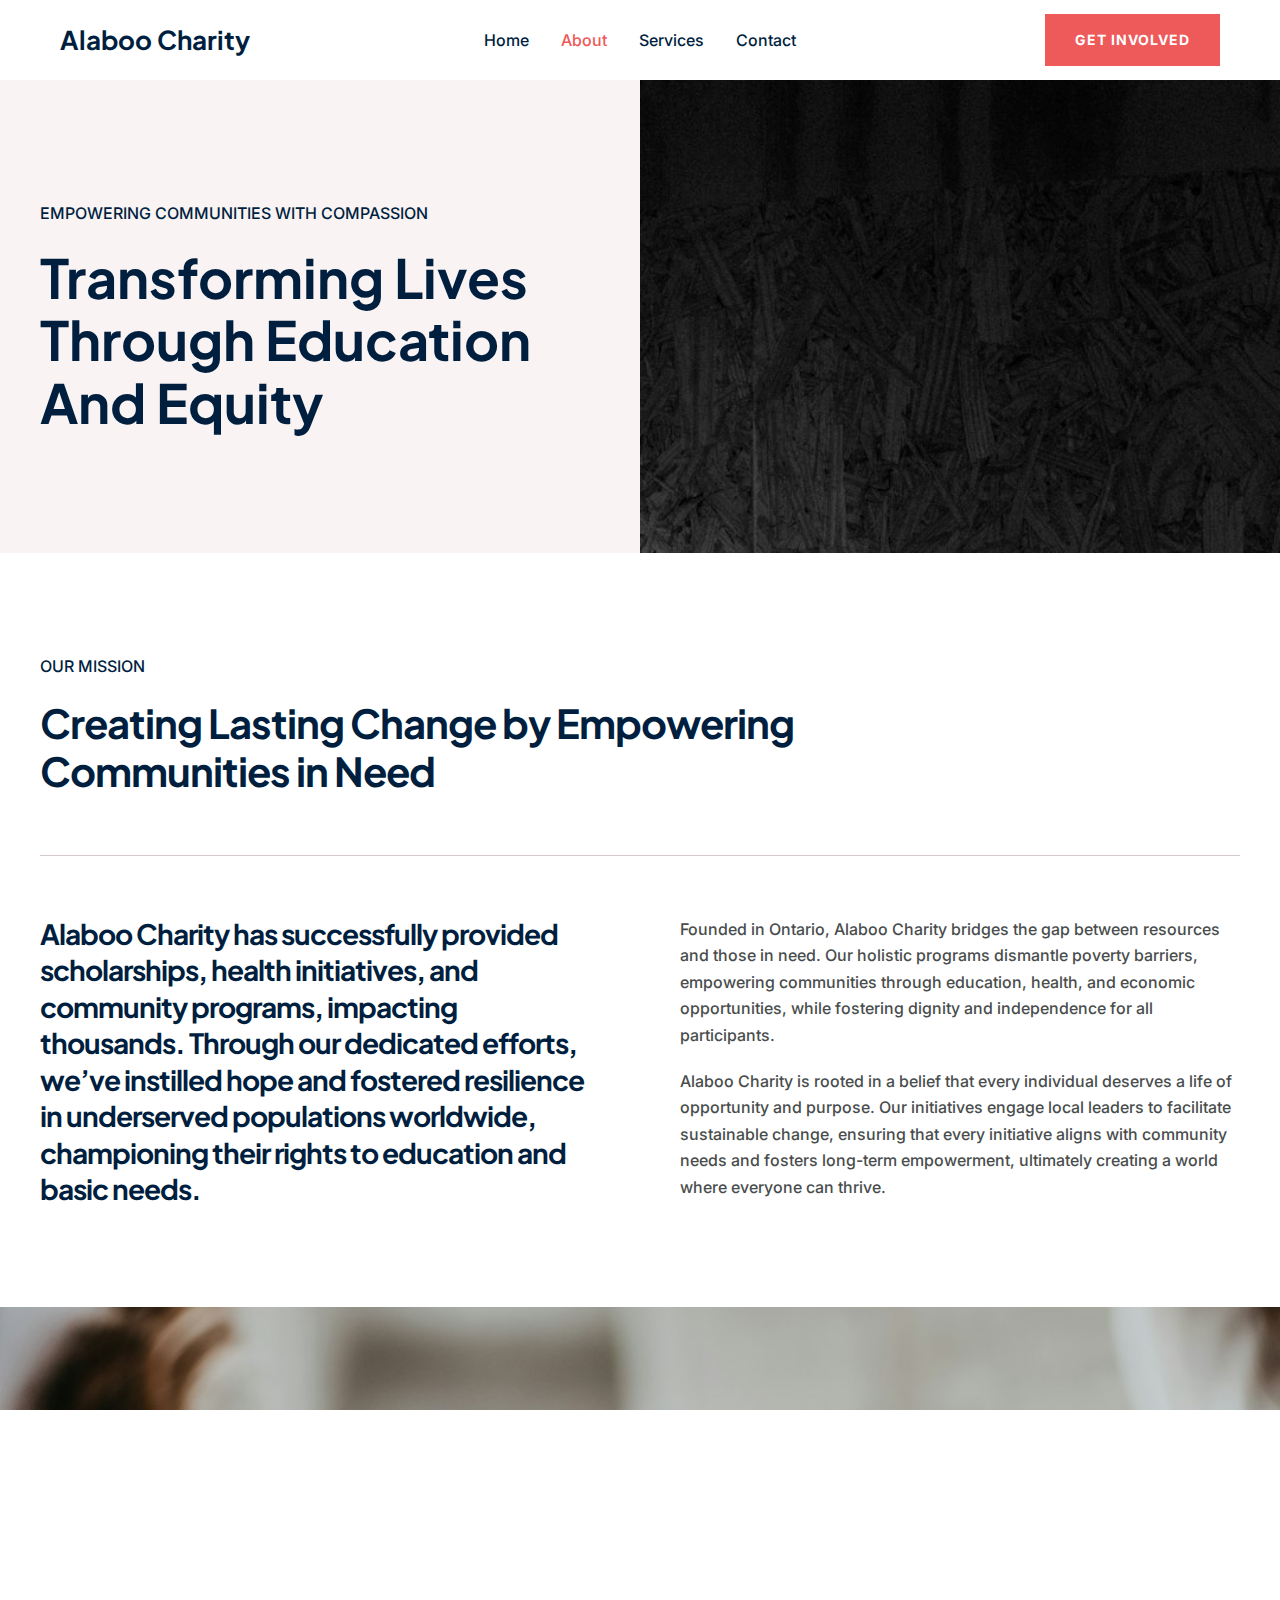
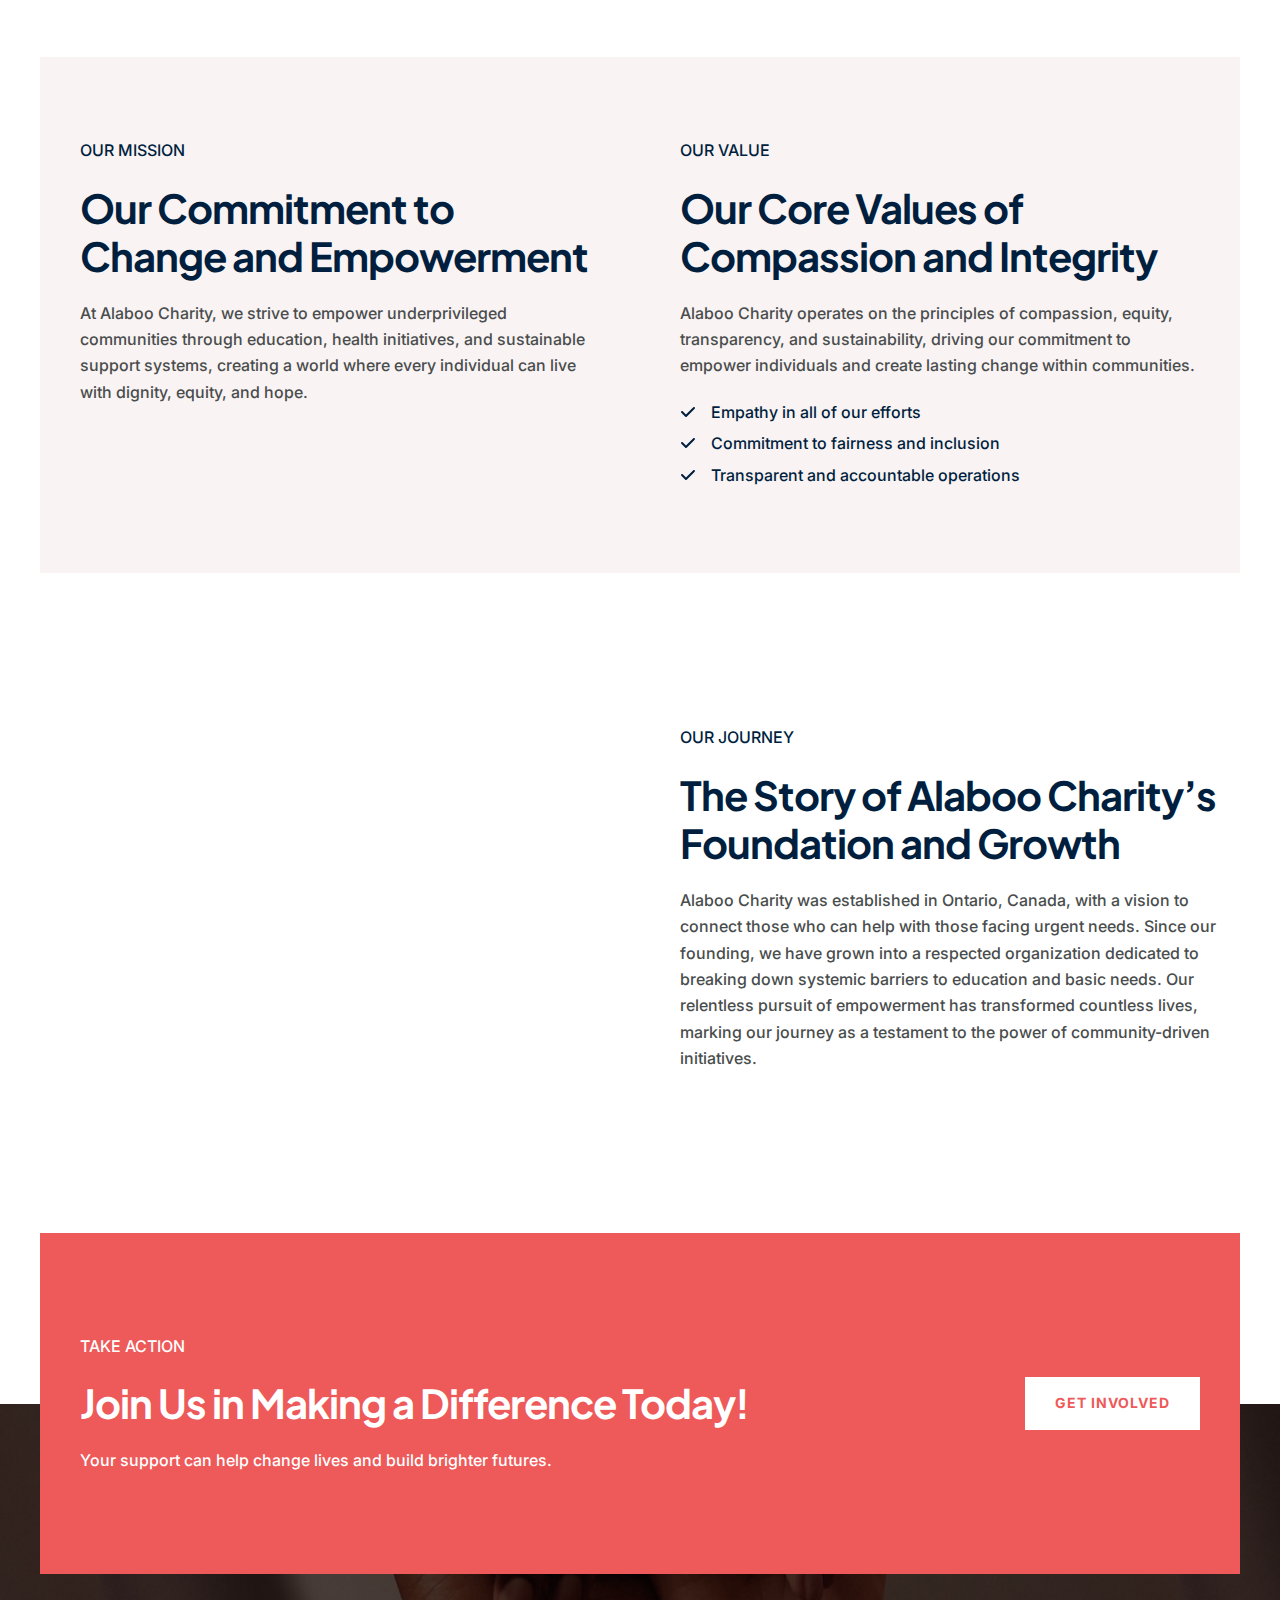
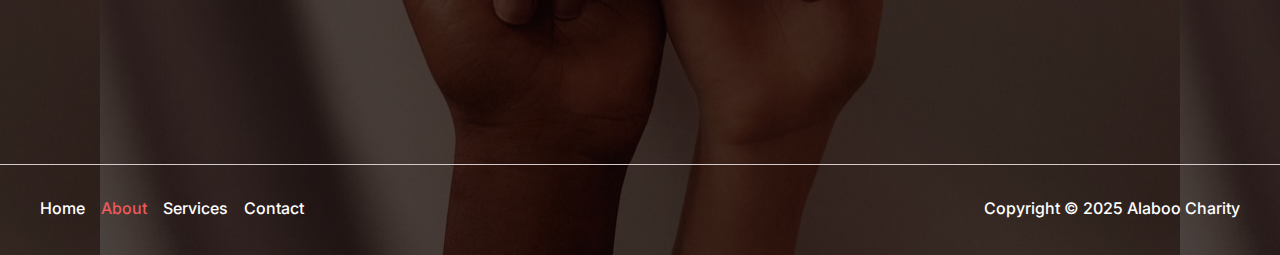
<file: about/index.html>
<!DOCTYPE html>
<html lang="en-US">
<head>
<meta charset="UTF-8">
<meta name="viewport" content="width=device-width, initial-scale=1">
	<link rel="profile" href="https://gmpg.org/xfn/11"> 
	<title>About &#8211; Alaboo Charity</title>
<meta name="robots" content="max-image-preview:large">
	<style>img:is([sizes="auto" i], [sizes^="auto," i]) { contain-intrinsic-size: 3000px 1500px }</style>
	<link rel="dns-prefetch" href="//fonts.googleapis.com">
<link rel="alternate" type="application/rss+xml" title="Alaboo Charity &raquo; Feed" href="./../feed/index.html">
<link rel="alternate" type="application/rss+xml" title="Alaboo Charity &raquo; Comments Feed" href="./../comments/feed/index.html">
<script>
window._wpemojiSettings = {"baseUrl":"https:\/\/s.w.org\/images\/core\/emoji\/15.1.0\/72x72\/","ext":".png","svgUrl":"https:\/\/s.w.org\/images\/core\/emoji\/15.1.0\/svg\/","svgExt":".svg","source":{"concatemoji":".\/\/wp-includes\/js\/wp-emoji-release.min.js?ver=6.8.1"}};
/*! This file is auto-generated */
!function(i,n){var o,s,e;function c(e){try{var t={supportTests:e,timestamp:(new Date).valueOf()};sessionStorage.setItem(o,JSON.stringify(t))}catch(e){}}function p(e,t,n){e.clearRect(0,0,e.canvas.width,e.canvas.height),e.fillText(t,0,0);var t=new Uint32Array(e.getImageData(0,0,e.canvas.width,e.canvas.height).data),r=(e.clearRect(0,0,e.canvas.width,e.canvas.height),e.fillText(n,0,0),new Uint32Array(e.getImageData(0,0,e.canvas.width,e.canvas.height).data));return t.every(function(e,t){return e===r[t]})}function u(e,t,n){switch(t){case"flag":return n(e,"🏳️‍⚧️","🏳️​⚧️")?!1:!n(e,"🇺🇳","🇺​🇳")&&!n(e,"🏴󠁧󠁢󠁥󠁮󠁧󠁿","🏴​󠁧​󠁢​󠁥​󠁮​󠁧​󠁿");case"emoji":return!n(e,"🐦‍🔥","🐦​🔥")}return!1}function f(e,t,n){var r="undefined"!=typeof WorkerGlobalScope&&self instanceof WorkerGlobalScope?new OffscreenCanvas(300,150):i.createElement("canvas"),a=r.getContext("2d",{willReadFrequently:!0}),o=(a.textBaseline="top",a.font="600 32px Arial",{});return e.forEach(function(e){o[e]=t(a,e,n)}),o}function t(e){var t=i.createElement("script");t.src=e,t.defer=!0,i.head.appendChild(t)}"undefined"!=typeof Promise&&(o="wpEmojiSettingsSupports",s=["flag","emoji"],n.supports={everything:!0,everythingExceptFlag:!0},e=new Promise(function(e){i.addEventListener("DOMContentLoaded",e,{once:!0})}),new Promise(function(t){var n=function(){try{var e=JSON.parse(sessionStorage.getItem(o));if("object"==typeof e&&"number"==typeof e.timestamp&&(new Date).valueOf()<e.timestamp+604800&&"object"==typeof e.supportTests)return e.supportTests}catch(e){}return null}();if(!n){if("undefined"!=typeof Worker&&"undefined"!=typeof OffscreenCanvas&&"undefined"!=typeof URL&&URL.createObjectURL&&"undefined"!=typeof Blob)try{var e="postMessage("+f.toString()+"("+[JSON.stringify(s),u.toString(),p.toString()].join(",")+"));",r=new Blob([e],{type:"text/javascript"}),a=new Worker(URL.createObjectURL(r),{name:"wpTestEmojiSupports"});return void(a.onmessage=function(e){c(n=e.data),a.terminate(),t(n)})}catch(e){}c(n=f(s,u,p))}t(n)}).then(function(e){for(var t in e)n.supports[t]=e[t],n.supports.everything=n.supports.everything&&n.supports[t],"flag"!==t&&(n.supports.everythingExceptFlag=n.supports.everythingExceptFlag&&n.supports[t]);n.supports.everythingExceptFlag=n.supports.everythingExceptFlag&&!n.supports.flag,n.DOMReady=!1,n.readyCallback=function(){n.DOMReady=!0}}).then(function(){return e}).then(function(){var e;n.supports.everything||(n.readyCallback(),(e=n.source||{}).concatemoji?t(e.concatemoji):e.wpemoji&&e.twemoji&&(t(e.twemoji),t(e.wpemoji)))}))}((window,document),window._wpemojiSettings);
</script>
<link rel="stylesheet" id="astra-theme-css-css" href="./../wp-content/themes/astra/assets/css/minified/main.min.css?ver=4.11.0" media="all">
<style id="astra-theme-css-inline-css">:root{--ast-post-nav-space:0;--ast-container-default-xlg-padding:2.5em;--ast-container-default-lg-padding:2.5em;--ast-container-default-slg-padding:2em;--ast-container-default-md-padding:2.5em;--ast-container-default-sm-padding:2.5em;--ast-container-default-xs-padding:2.4em;--ast-container-default-xxs-padding:1.8em;--ast-code-block-background:#ECEFF3;--ast-comment-inputs-background:#F9FAFB;--ast-normal-container-width:1200px;--ast-narrow-container-width:750px;--ast-blog-title-font-weight:600;--ast-blog-meta-weight:600;--ast-global-color-primary:var(--ast-global-color-5);--ast-global-color-secondary:var(--ast-global-color-4);--ast-global-color-alternate-background:var(--ast-global-color-7);--ast-global-color-subtle-background:var(--ast-global-color-6);--ast-bg-style-guide:#F8FAFC;--ast-shadow-style-guide:0px 0px 4px 0 #00000057;--ast-global-dark-bg-style:#fff;--ast-global-dark-lfs:#fbfbfb;--ast-widget-bg-color:#fafafa;--ast-wc-container-head-bg-color:#fbfbfb;--ast-title-layout-bg:#eeeeee;--ast-search-border-color:#e7e7e7;--ast-lifter-hover-bg:#e6e6e6;--ast-gallery-block-color:#000;--srfm-color-input-label:var(--ast-global-color-2);}html{font-size:100%;}a{color:var(--ast-global-color-0);}a:hover,a:focus{color:var(--ast-global-color-1);}body,button,input,select,textarea,.ast-button,.ast-custom-button{font-family:'Inter',sans-serif;font-weight:500;font-size:16px;font-size:1rem;line-height:var(--ast-body-line-height,1.65);}blockquote{color:var(--ast-global-color-3);}h1,.entry-content h1,h2,.entry-content h2,h3,.entry-content h3,h4,.entry-content h4,h5,.entry-content h5,h6,.entry-content h6,.site-title,.site-title a{font-family:'Plus Jakarta Sans',sans-serif;font-weight:700;}.ast-site-identity .site-title a{color:var(--ast-global-color-2);}.site-title{font-size:26px;font-size:1.625rem;display:block;}.site-header .site-description{font-size:15px;font-size:0.9375rem;display:none;}.entry-title{font-size:24px;font-size:1.5rem;}.ast-blog-single-element.ast-taxonomy-container a{font-size:14px;font-size:0.875rem;}.ast-blog-meta-container{font-size:13px;font-size:0.8125rem;}.archive .ast-article-post .ast-article-inner,.blog .ast-article-post .ast-article-inner,.archive .ast-article-post .ast-article-inner:hover,.blog .ast-article-post .ast-article-inner:hover{border-top-left-radius:0px;border-top-right-radius:0px;border-bottom-right-radius:0px;border-bottom-left-radius:0px;overflow:hidden;}h1,.entry-content h1{font-size:54px;font-size:3.375rem;font-weight:700;font-family:'Plus Jakarta Sans',sans-serif;line-height:1.15em;text-transform:capitalize;}h2,.entry-content h2{font-size:40px;font-size:2.5rem;font-weight:700;font-family:'Plus Jakarta Sans',sans-serif;line-height:1.2em;letter-spacing:-1px;}h3,.entry-content h3{font-size:28px;font-size:1.75rem;font-weight:700;font-family:'Plus Jakarta Sans',sans-serif;line-height:1.3em;letter-spacing:-1px;}h4,.entry-content h4{font-size:20px;font-size:1.25rem;line-height:1.3em;font-weight:700;font-family:'Plus Jakarta Sans',sans-serif;}h5,.entry-content h5{font-size:18px;font-size:1.125rem;line-height:1.45em;font-weight:700;font-family:'Plus Jakarta Sans',sans-serif;}h6,.entry-content h6{font-size:14px;font-size:0.875rem;line-height:1.6em;font-weight:700;font-family:'Plus Jakarta Sans',sans-serif;}::selection{background-color:var(--ast-global-color-0);color:#000000;}body,h1,.entry-title a,.entry-content h1,h2,.entry-content h2,h3,.entry-content h3,h4,.entry-content h4,h5,.entry-content h5,h6,.entry-content h6{color:var(--ast-global-color-3);}.tagcloud a:hover,.tagcloud a:focus,.tagcloud a.current-item{color:#000000;border-color:var(--ast-global-color-0);background-color:var(--ast-global-color-0);}input:focus,input[type="text"]:focus,input[type="email"]:focus,input[type="url"]:focus,input[type="password"]:focus,input[type="reset"]:focus,input[type="search"]:focus,textarea:focus{border-color:var(--ast-global-color-0);}input[type="radio"]:checked,input[type=reset],input[type="checkbox"]:checked,input[type="checkbox"]:hover:checked,input[type="checkbox"]:focus:checked,input[type=range]::-webkit-slider-thumb{border-color:var(--ast-global-color-0);background-color:var(--ast-global-color-0);box-shadow:none;}.site-footer a:hover + .post-count,.site-footer a:focus + .post-count{background:var(--ast-global-color-0);border-color:var(--ast-global-color-0);}.single .nav-links .nav-previous,.single .nav-links .nav-next{color:var(--ast-global-color-0);}.entry-meta,.entry-meta *{line-height:1.45;color:var(--ast-global-color-0);font-weight:600;}.entry-meta a:not(.ast-button):hover,.entry-meta a:not(.ast-button):hover *,.entry-meta a:not(.ast-button):focus,.entry-meta a:not(.ast-button):focus *,.page-links > .page-link,.page-links .page-link:hover,.post-navigation a:hover{color:var(--ast-global-color-1);}#cat option,.secondary .calendar_wrap thead a,.secondary .calendar_wrap thead a:visited{color:var(--ast-global-color-0);}.secondary .calendar_wrap #today,.ast-progress-val span{background:var(--ast-global-color-0);}.secondary a:hover + .post-count,.secondary a:focus + .post-count{background:var(--ast-global-color-0);border-color:var(--ast-global-color-0);}.calendar_wrap #today > a{color:#000000;}.page-links .page-link,.single .post-navigation a{color:var(--ast-global-color-3);}.ast-search-menu-icon .search-form button.search-submit{padding:0 4px;}.ast-search-menu-icon form.search-form{padding-right:0;}.ast-search-menu-icon.slide-search input.search-field{width:0;}.ast-header-search .ast-search-menu-icon.ast-dropdown-active .search-form,.ast-header-search .ast-search-menu-icon.ast-dropdown-active .search-field:focus{transition:all 0.2s;}.search-form input.search-field:focus{outline:none;}.ast-search-menu-icon .search-form button.search-submit:focus,.ast-theme-transparent-header .ast-header-search .ast-dropdown-active .ast-icon,.ast-theme-transparent-header .ast-inline-search .search-field:focus .ast-icon{color:var(--ast-global-color-1);}.ast-header-search .slide-search .search-form{border:2px solid var(--ast-global-color-0);}.ast-header-search .slide-search .search-field{background-color:(--ast-global-dark-bg-style);}.ast-archive-title{color:var(--ast-global-color-2);}.widget-title{font-size:22px;font-size:1.375rem;color:var(--ast-global-color-2);}.ast-single-post .entry-content a,.ast-comment-content a:not(.ast-comment-edit-reply-wrap a){text-decoration:underline;}.ast-single-post .elementor-widget-button .elementor-button,.ast-single-post .entry-content .uagb-tab a,.ast-single-post .entry-content .uagb-ifb-cta a,.ast-single-post .entry-content .uabb-module-content a,.ast-single-post .entry-content .uagb-post-grid a,.ast-single-post .entry-content .uagb-timeline a,.ast-single-post .entry-content .uagb-toc__wrap a,.ast-single-post .entry-content .uagb-taxomony-box a,.ast-single-post .entry-content .woocommerce a,.entry-content .wp-block-latest-posts > li > a,.ast-single-post .entry-content .wp-block-file__button,a.ast-post-filter-single,.ast-single-post .ast-comment-content .comment-reply-link,.ast-single-post .ast-comment-content .comment-edit-link{text-decoration:none;}.ast-search-menu-icon.slide-search a:focus-visible:focus-visible,.astra-search-icon:focus-visible,#close:focus-visible,a:focus-visible,.ast-menu-toggle:focus-visible,.site .skip-link:focus-visible,.wp-block-loginout input:focus-visible,.wp-block-search.wp-block-search__button-inside .wp-block-search__inside-wrapper,.ast-header-navigation-arrow:focus-visible,.woocommerce .wc-proceed-to-checkout > .checkout-button:focus-visible,.woocommerce .woocommerce-MyAccount-navigation ul li a:focus-visible,.ast-orders-table__row .ast-orders-table__cell:focus-visible,.woocommerce .woocommerce-order-details .order-again > .button:focus-visible,.woocommerce .woocommerce-message a.button.wc-forward:focus-visible,.woocommerce #minus_qty:focus-visible,.woocommerce #plus_qty:focus-visible,a#ast-apply-coupon:focus-visible,.woocommerce .woocommerce-info a:focus-visible,.woocommerce .astra-shop-summary-wrap a:focus-visible,.woocommerce a.wc-forward:focus-visible,#ast-apply-coupon:focus-visible,.woocommerce-js .woocommerce-mini-cart-item a.remove:focus-visible,#close:focus-visible,.button.search-submit:focus-visible,#search_submit:focus,.normal-search:focus-visible,.ast-header-account-wrap:focus-visible,.woocommerce .ast-on-card-button.ast-quick-view-trigger:focus{outline-style:dotted;outline-color:inherit;outline-width:thin;}input:focus,input[type="text"]:focus,input[type="email"]:focus,input[type="url"]:focus,input[type="password"]:focus,input[type="reset"]:focus,input[type="search"]:focus,input[type="number"]:focus,textarea:focus,.wp-block-search__input:focus,[data-section="section-header-mobile-trigger"] .ast-button-wrap .ast-mobile-menu-trigger-minimal:focus,.ast-mobile-popup-drawer.active .menu-toggle-close:focus,.woocommerce-ordering select.orderby:focus,#ast-scroll-top:focus,#coupon_code:focus,.woocommerce-page #comment:focus,.woocommerce #reviews #respond input#submit:focus,.woocommerce a.add_to_cart_button:focus,.woocommerce .button.single_add_to_cart_button:focus,.woocommerce .woocommerce-cart-form button:focus,.woocommerce .woocommerce-cart-form__cart-item .quantity .qty:focus,.woocommerce .woocommerce-billing-fields .woocommerce-billing-fields__field-wrapper .woocommerce-input-wrapper > .input-text:focus,.woocommerce #order_comments:focus,.woocommerce #place_order:focus,.woocommerce .woocommerce-address-fields .woocommerce-address-fields__field-wrapper .woocommerce-input-wrapper > .input-text:focus,.woocommerce .woocommerce-MyAccount-content form button:focus,.woocommerce .woocommerce-MyAccount-content .woocommerce-EditAccountForm .woocommerce-form-row .woocommerce-Input.input-text:focus,.woocommerce .ast-woocommerce-container .woocommerce-pagination ul.page-numbers li a:focus,body #content .woocommerce form .form-row .select2-container--default .select2-selection--single:focus,#ast-coupon-code:focus,.woocommerce.woocommerce-js .quantity input[type=number]:focus,.woocommerce-js .woocommerce-mini-cart-item .quantity input[type=number]:focus,.woocommerce p#ast-coupon-trigger:focus{border-style:dotted;border-color:inherit;border-width:thin;}input{outline:none;}.ast-logo-title-inline .site-logo-img{padding-right:1em;}body .ast-oembed-container *{position:absolute;top:0;width:100%;height:100%;left:0;}body .wp-block-embed-pocket-casts .ast-oembed-container *{position:unset;}.ast-single-post-featured-section + article {margin-top: 2em;}.site-content .ast-single-post-featured-section img {width: 100%;overflow: hidden;object-fit: cover;}.ast-separate-container .site-content .ast-single-post-featured-section + article {margin-top: -80px;z-index: 9;position: relative;border-radius: 4px;}@media (min-width: 922px) {.ast-no-sidebar .site-content .ast-article-image-container--wide {margin-left: -120px;margin-right: -120px;max-width: unset;width: unset;}.ast-left-sidebar .site-content .ast-article-image-container--wide,.ast-right-sidebar .site-content .ast-article-image-container--wide {margin-left: -10px;margin-right: -10px;}.site-content .ast-article-image-container--full {margin-left: calc( -50vw + 50%);margin-right: calc( -50vw + 50%);max-width: 100vw;width: 100vw;}.ast-left-sidebar .site-content .ast-article-image-container--full,.ast-right-sidebar .site-content .ast-article-image-container--full {margin-left: -10px;margin-right: -10px;max-width: inherit;width: auto;}}.site > .ast-single-related-posts-container {margin-top: 0;}@media (min-width: 922px) {.ast-desktop .ast-container--narrow {max-width: var(--ast-narrow-container-width);margin: 0 auto;}}input[type="text"],input[type="number"],input[type="email"],input[type="url"],input[type="password"],input[type="search"],input[type=reset],input[type=tel],input[type=date],select,textarea{font-size:16px;font-style:normal;font-weight:400;line-height:24px;width:100%;padding:12px 16px;border-radius:4px;box-shadow:0px 1px 2px 0px rgba(0,0,0,0.05);color:var(--ast-form-input-text,#475569);}input[type="text"],input[type="number"],input[type="email"],input[type="url"],input[type="password"],input[type="search"],input[type=reset],input[type=tel],input[type=date],select{height:40px;}input[type="date"]{border-width:1px;border-style:solid;border-color:var(--ast-border-color);background:var( --ast-global-color-secondary,--ast-global-color-5 );}input[type="text"]:focus,input[type="number"]:focus,input[type="email"]:focus,input[type="url"]:focus,input[type="password"]:focus,input[type="search"]:focus,input[type=reset]:focus,input[type="tel"]:focus,input[type="date"]:focus,select:focus,textarea:focus{border-color:#046BD2;box-shadow:none;outline:none;color:var(--ast-form-input-focus-text,#475569);}label,legend{color:#111827;font-size:14px;font-style:normal;font-weight:500;line-height:20px;}select{padding:6px 10px;}fieldset{padding:30px;border-radius:4px;}button,.ast-button,.button,input[type="button"],input[type="reset"],input[type="submit"]{border-radius:4px;box-shadow:0px 1px 2px 0px rgba(0,0,0,0.05);}:root{--ast-comment-inputs-background:#FFF;}::placeholder{color:var(--ast-form-field-color,#9CA3AF);}::-ms-input-placeholder{color:var(--ast-form-field-color,#9CA3AF);}@media (max-width:921.9px){#ast-desktop-header{display:none;}}@media (min-width:922px){#ast-mobile-header{display:none;}}.wp-block-buttons.aligncenter{justify-content:center;}@media (max-width:921px){.ast-theme-transparent-header #primary,.ast-theme-transparent-header #secondary{padding:0;}}@media (max-width:921px){.ast-plain-container.ast-no-sidebar #primary{padding:0;}}.ast-plain-container.ast-no-sidebar #primary{margin-top:0;margin-bottom:0;}@media (max-width:921px){.ast-separate-container #primary,.ast-narrow-container #primary{padding-top:0px;}}@media (max-width:544px){.ast-separate-container #primary,.ast-narrow-container #primary{padding-top:0px;}}@media (max-width:921px){.ast-separate-container #primary,.ast-narrow-container #primary{padding-bottom:0px;}}@media (max-width:544px){.ast-separate-container #primary,.ast-narrow-container #primary{padding-bottom:0px;}}.wp-block-button.is-style-outline .wp-block-button__link{border-color:var(--ast-global-color-0);border-top-width:2px;border-right-width:2px;border-bottom-width:2px;border-left-width:2px;}div.wp-block-button.is-style-outline > .wp-block-button__link:not(.has-text-color),div.wp-block-button.wp-block-button__link.is-style-outline:not(.has-text-color){color:var(--ast-global-color-0);}.wp-block-button.is-style-outline .wp-block-button__link:hover,.wp-block-buttons .wp-block-button.is-style-outline .wp-block-button__link:focus,.wp-block-buttons .wp-block-button.is-style-outline > .wp-block-button__link:not(.has-text-color):hover,.wp-block-buttons .wp-block-button.wp-block-button__link.is-style-outline:not(.has-text-color):hover{color:#ffffff;background-color:var(--ast-global-color-1);border-color:var(--ast-global-color-1);}.post-page-numbers.current .page-link,.ast-pagination .page-numbers.current{color:#000000;border-color:var(--ast-global-color-0);background-color:var(--ast-global-color-0);}.wp-block-button.is-style-outline .wp-block-button__link{border-top-width:2px;border-right-width:2px;border-bottom-width:2px;border-left-width:2px;}.wp-block-buttons .wp-block-button.is-style-outline .wp-block-button__link.wp-element-button,.ast-outline-button,.wp-block-uagb-buttons-child .uagb-buttons-repeater.ast-outline-button{border-color:var(--ast-global-color-0);border-top-width:2px;border-right-width:2px;border-bottom-width:2px;border-left-width:2px;font-family:inherit;font-weight:700;font-size:14px;font-size:0.875rem;line-height:1.6em;letter-spacing:1px;padding-top:13px;padding-right:28px;padding-bottom:13px;padding-left:28px;border-top-left-radius:0px;border-top-right-radius:0px;border-bottom-right-radius:0px;border-bottom-left-radius:0px;}.wp-block-buttons .wp-block-button.is-style-outline > .wp-block-button__link:not(.has-text-color),.wp-block-buttons .wp-block-button.wp-block-button__link.is-style-outline:not(.has-text-color),.ast-outline-button{color:var(--ast-global-color-0);}.wp-block-button.is-style-outline .wp-block-button__link:hover,.wp-block-buttons .wp-block-button.is-style-outline .wp-block-button__link:focus,.wp-block-buttons .wp-block-button.is-style-outline > .wp-block-button__link:not(.has-text-color):hover,.wp-block-buttons .wp-block-button.wp-block-button__link.is-style-outline:not(.has-text-color):hover,.ast-outline-button:hover,.ast-outline-button:focus,.wp-block-uagb-buttons-child .uagb-buttons-repeater.ast-outline-button:hover,.wp-block-uagb-buttons-child .uagb-buttons-repeater.ast-outline-button:focus{color:#ffffff;background-color:var(--ast-global-color-1);border-color:var(--ast-global-color-1);}.ast-single-post .entry-content a.ast-outline-button,.ast-single-post .entry-content .is-style-outline>.wp-block-button__link{text-decoration:none;}.wp-block-button .wp-block-button__link.wp-element-button.is-style-outline:not(.has-background),.wp-block-button.is-style-outline>.wp-block-button__link.wp-element-button:not(.has-background),.ast-outline-button{background-color:rgba(0,0,0,0);}.uagb-buttons-repeater.ast-outline-button{border-radius:9999px;}@media (max-width:921px){.wp-block-buttons .wp-block-button.is-style-outline .wp-block-button__link.wp-element-button,.ast-outline-button,.wp-block-uagb-buttons-child .uagb-buttons-repeater.ast-outline-button{font-size:14px;font-size:0.875rem;padding-top:13px;padding-right:26px;padding-bottom:13px;padding-left:26px;}}@media (max-width:544px){.wp-block-buttons .wp-block-button.is-style-outline .wp-block-button__link.wp-element-button,.ast-outline-button,.wp-block-uagb-buttons-child .uagb-buttons-repeater.ast-outline-button{font-size:14px;font-size:0.875rem;padding-top:13px;padding-right:26px;padding-bottom:13px;padding-left:26px;}}.entry-content[data-ast-blocks-layout] > figure{margin-bottom:1em;}h1.widget-title{font-weight:700;}h2.widget-title{font-weight:700;}h3.widget-title{font-weight:700;}#page{display:flex;flex-direction:column;min-height:100vh;}.ast-404-layout-1 h1.page-title{color:var(--ast-global-color-2);}.single .post-navigation a{line-height:1em;height:inherit;}.error-404 .page-sub-title{font-size:1.5rem;font-weight:inherit;}.search .site-content .content-area .search-form{margin-bottom:0;}#page .site-content{flex-grow:1;}.widget{margin-bottom:1.25em;}#secondary li{line-height:1.5em;}#secondary .wp-block-group h2{margin-bottom:0.7em;}#secondary h2{font-size:1.7rem;}.ast-separate-container .ast-article-post,.ast-separate-container .ast-article-single,.ast-separate-container .comment-respond{padding:3em;}.ast-separate-container .ast-article-single .ast-article-single{padding:0;}.ast-article-single .wp-block-post-template-is-layout-grid{padding-left:0;}.ast-separate-container .comments-title,.ast-narrow-container .comments-title{padding:1.5em 2em;}.ast-page-builder-template .comment-form-textarea,.ast-comment-formwrap .ast-grid-common-col{padding:0;}.ast-comment-formwrap{padding:0;display:inline-flex;column-gap:20px;width:100%;margin-left:0;margin-right:0;}.comments-area textarea#comment:focus,.comments-area textarea#comment:active,.comments-area .ast-comment-formwrap input[type="text"]:focus,.comments-area .ast-comment-formwrap input[type="text"]:active {box-shadow:none;outline:none;}.archive.ast-page-builder-template .entry-header{margin-top:2em;}.ast-page-builder-template .ast-comment-formwrap{width:100%;}.entry-title{margin-bottom:0.6em;}.ast-archive-description p{font-size:inherit;font-weight:inherit;line-height:inherit;}.ast-separate-container .ast-comment-list li.depth-1,.hentry{margin-bottom:1.5em;}.site-content section.ast-archive-description{margin-bottom:2em;}@media (min-width:921px){.ast-left-sidebar.ast-page-builder-template #secondary,.archive.ast-right-sidebar.ast-page-builder-template .site-main{padding-left:20px;padding-right:20px;}}@media (max-width:544px){.ast-comment-formwrap.ast-row{column-gap:10px;display:inline-block;}#ast-commentform .ast-grid-common-col{position:relative;width:100%;}}@media (min-width:1201px){.ast-separate-container .ast-article-post,.ast-separate-container .ast-article-single,.ast-separate-container .ast-author-box,.ast-separate-container .ast-404-layout-1,.ast-separate-container .no-results{padding:3em;}}@media (max-width:921px){.ast-separate-container #primary,.ast-separate-container #secondary{padding:1.5em 0;}#primary,#secondary{padding:1.5em 0;margin:0;}.ast-left-sidebar #content > .ast-container{display:flex;flex-direction:column-reverse;width:100%;}}@media (min-width:922px){.ast-separate-container.ast-right-sidebar #primary,.ast-separate-container.ast-left-sidebar #primary{border:0;}.search-no-results.ast-separate-container #primary{margin-bottom:4em;}}.wp-block-button .wp-block-button__link{color:#ffffff;}.wp-block-button .wp-block-button__link:hover,.wp-block-button .wp-block-button__link:focus{color:#ffffff;background-color:var(--ast-global-color-1);border-color:var(--ast-global-color-1);}.wp-block-button .wp-block-button__link,.wp-block-search .wp-block-search__button,body .wp-block-file .wp-block-file__button{border-style:solid;border-top-width:2px;border-right-width:2px;border-left-width:2px;border-bottom-width:2px;border-color:var(--ast-global-color-0);background-color:var(--ast-global-color-0);color:#ffffff;font-family:inherit;font-weight:700;line-height:1.6em;text-transform:uppercase;letter-spacing:1px;font-size:14px;font-size:0.875rem;border-top-left-radius:0px;border-top-right-radius:0px;border-bottom-right-radius:0px;border-bottom-left-radius:0px;padding-top:13px;padding-right:28px;padding-bottom:13px;padding-left:28px;}.ast-single-post .entry-content .wp-block-button .wp-block-button__link,.ast-single-post .entry-content .wp-block-search .wp-block-search__button,body .entry-content .wp-block-file .wp-block-file__button{text-decoration:none;}@media (max-width:921px){.wp-block-button .wp-block-button__link,.wp-block-search .wp-block-search__button,body .wp-block-file .wp-block-file__button{font-size:14px;font-size:0.875rem;padding-top:13px;padding-right:26px;padding-bottom:13px;padding-left:26px;}}@media (max-width:544px){.wp-block-button .wp-block-button__link,.wp-block-search .wp-block-search__button,body .wp-block-file .wp-block-file__button{font-size:14px;font-size:0.875rem;padding-top:13px;padding-right:26px;padding-bottom:13px;padding-left:26px;}}.menu-toggle,button,.ast-button,.ast-custom-button,.button,input#submit,input[type="button"],input[type="submit"],input[type="reset"],#comments .submit,.search .search-submit,form[CLASS*="wp-block-search__"].wp-block-search .wp-block-search__inside-wrapper .wp-block-search__button,body .wp-block-file .wp-block-file__button,.search .search-submit,.woocommerce-js a.button,.woocommerce button.button,.woocommerce .woocommerce-message a.button,.woocommerce #respond input#submit.alt,.woocommerce input.button.alt,.woocommerce input.button,.woocommerce input.button:disabled,.woocommerce input.button:disabled[disabled],.woocommerce input.button:disabled:hover,.woocommerce input.button:disabled[disabled]:hover,.woocommerce #respond input#submit,.woocommerce button.button.alt.disabled,.wc-block-grid__products .wc-block-grid__product .wp-block-button__link,.wc-block-grid__product-onsale,[CLASS*="wc-block"] button,.woocommerce-js .astra-cart-drawer .astra-cart-drawer-content .woocommerce-mini-cart__buttons .button:not(.checkout):not(.ast-continue-shopping),.woocommerce-js .astra-cart-drawer .astra-cart-drawer-content .woocommerce-mini-cart__buttons a.checkout,.woocommerce button.button.alt.disabled.wc-variation-selection-needed,[CLASS*="wc-block"] .wc-block-components-button{border-style:solid;border-top-width:2px;border-right-width:2px;border-left-width:2px;border-bottom-width:2px;color:#ffffff;border-color:var(--ast-global-color-0);background-color:var(--ast-global-color-0);padding-top:13px;padding-right:28px;padding-bottom:13px;padding-left:28px;font-family:inherit;font-weight:700;font-size:14px;font-size:0.875rem;line-height:1.6em;text-transform:uppercase;letter-spacing:1px;border-top-left-radius:0px;border-top-right-radius:0px;border-bottom-right-radius:0px;border-bottom-left-radius:0px;}button:focus,.menu-toggle:hover,button:hover,.ast-button:hover,.ast-custom-button:hover .button:hover,.ast-custom-button:hover ,input[type=reset]:hover,input[type=reset]:focus,input#submit:hover,input#submit:focus,input[type="button"]:hover,input[type="button"]:focus,input[type="submit"]:hover,input[type="submit"]:focus,form[CLASS*="wp-block-search__"].wp-block-search .wp-block-search__inside-wrapper .wp-block-search__button:hover,form[CLASS*="wp-block-search__"].wp-block-search .wp-block-search__inside-wrapper .wp-block-search__button:focus,body .wp-block-file .wp-block-file__button:hover,body .wp-block-file .wp-block-file__button:focus,.woocommerce-js a.button:hover,.woocommerce button.button:hover,.woocommerce .woocommerce-message a.button:hover,.woocommerce #respond input#submit:hover,.woocommerce #respond input#submit.alt:hover,.woocommerce input.button.alt:hover,.woocommerce input.button:hover,.woocommerce button.button.alt.disabled:hover,.wc-block-grid__products .wc-block-grid__product .wp-block-button__link:hover,[CLASS*="wc-block"] button:hover,.woocommerce-js .astra-cart-drawer .astra-cart-drawer-content .woocommerce-mini-cart__buttons .button:not(.checkout):not(.ast-continue-shopping):hover,.woocommerce-js .astra-cart-drawer .astra-cart-drawer-content .woocommerce-mini-cart__buttons a.checkout:hover,.woocommerce button.button.alt.disabled.wc-variation-selection-needed:hover,[CLASS*="wc-block"] .wc-block-components-button:hover,[CLASS*="wc-block"] .wc-block-components-button:focus{color:#ffffff;background-color:var(--ast-global-color-1);border-color:var(--ast-global-color-1);}form[CLASS*="wp-block-search__"].wp-block-search .wp-block-search__inside-wrapper .wp-block-search__button.has-icon{padding-top:calc(13px - 3px);padding-right:calc(28px - 3px);padding-bottom:calc(13px - 3px);padding-left:calc(28px - 3px);}@media (max-width:921px){.menu-toggle,button,.ast-button,.ast-custom-button,.button,input#submit,input[type="button"],input[type="submit"],input[type="reset"],#comments .submit,.search .search-submit,form[CLASS*="wp-block-search__"].wp-block-search .wp-block-search__inside-wrapper .wp-block-search__button,body .wp-block-file .wp-block-file__button,.search .search-submit,.woocommerce-js a.button,.woocommerce button.button,.woocommerce .woocommerce-message a.button,.woocommerce #respond input#submit.alt,.woocommerce input.button.alt,.woocommerce input.button,.woocommerce input.button:disabled,.woocommerce input.button:disabled[disabled],.woocommerce input.button:disabled:hover,.woocommerce input.button:disabled[disabled]:hover,.woocommerce #respond input#submit,.woocommerce button.button.alt.disabled,.wc-block-grid__products .wc-block-grid__product .wp-block-button__link,.wc-block-grid__product-onsale,[CLASS*="wc-block"] button,.woocommerce-js .astra-cart-drawer .astra-cart-drawer-content .woocommerce-mini-cart__buttons .button:not(.checkout):not(.ast-continue-shopping),.woocommerce-js .astra-cart-drawer .astra-cart-drawer-content .woocommerce-mini-cart__buttons a.checkout,.woocommerce button.button.alt.disabled.wc-variation-selection-needed,[CLASS*="wc-block"] .wc-block-components-button{padding-top:13px;padding-right:26px;padding-bottom:13px;padding-left:26px;font-size:14px;font-size:0.875rem;}}@media (max-width:544px){.menu-toggle,button,.ast-button,.ast-custom-button,.button,input#submit,input[type="button"],input[type="submit"],input[type="reset"],#comments .submit,.search .search-submit,form[CLASS*="wp-block-search__"].wp-block-search .wp-block-search__inside-wrapper .wp-block-search__button,body .wp-block-file .wp-block-file__button,.search .search-submit,.woocommerce-js a.button,.woocommerce button.button,.woocommerce .woocommerce-message a.button,.woocommerce #respond input#submit.alt,.woocommerce input.button.alt,.woocommerce input.button,.woocommerce input.button:disabled,.woocommerce input.button:disabled[disabled],.woocommerce input.button:disabled:hover,.woocommerce input.button:disabled[disabled]:hover,.woocommerce #respond input#submit,.woocommerce button.button.alt.disabled,.wc-block-grid__products .wc-block-grid__product .wp-block-button__link,.wc-block-grid__product-onsale,[CLASS*="wc-block"] button,.woocommerce-js .astra-cart-drawer .astra-cart-drawer-content .woocommerce-mini-cart__buttons .button:not(.checkout):not(.ast-continue-shopping),.woocommerce-js .astra-cart-drawer .astra-cart-drawer-content .woocommerce-mini-cart__buttons a.checkout,.woocommerce button.button.alt.disabled.wc-variation-selection-needed,[CLASS*="wc-block"] .wc-block-components-button{padding-top:13px;padding-right:26px;padding-bottom:13px;padding-left:26px;font-size:14px;font-size:0.875rem;}}@media (max-width:921px){.menu-toggle,button,.ast-button,.button,input#submit,input[type="button"],input[type="submit"],input[type="reset"]{font-size:14px;font-size:0.875rem;}.ast-mobile-header-stack .main-header-bar .ast-search-menu-icon{display:inline-block;}.ast-header-break-point.ast-header-custom-item-outside .ast-mobile-header-stack .main-header-bar .ast-search-icon{margin:0;}.ast-comment-avatar-wrap img{max-width:2.5em;}.ast-comment-meta{padding:0 1.8888em 1.3333em;}}@media (min-width:544px){.ast-container{max-width:100%;}}@media (max-width:544px){.ast-separate-container .ast-article-post,.ast-separate-container .ast-article-single,.ast-separate-container .comments-title,.ast-separate-container .ast-archive-description{padding:1.5em 1em;}.ast-separate-container #content .ast-container{padding-left:0.54em;padding-right:0.54em;}.ast-separate-container .ast-comment-list .bypostauthor{padding:.5em;}.ast-search-menu-icon.ast-dropdown-active .search-field{width:170px;}.menu-toggle,button,.ast-button,.button,input#submit,input[type="button"],input[type="submit"],input[type="reset"]{font-size:14px;font-size:0.875rem;}} #ast-mobile-header .ast-site-header-cart-li a{pointer-events:none;}@media (max-width:921px){.site-title{font-size:24px;font-size:1.5rem;display:block;}.site-header .site-description{display:none;}.entry-title{font-size:22px;font-size:1.375rem;}h1,.entry-content h1{font-size:40px;}h2,.entry-content h2{font-size:30px;}h3,.entry-content h3{font-size:22px;}h4,.entry-content h4{font-size:18px;font-size:1.125rem;}h5,.entry-content h5{font-size:16px;font-size:1rem;}h6,.entry-content h6{font-size:14px;font-size:0.875rem;}}@media (max-width:544px){.site-title{font-size:22px;font-size:1.375rem;display:block;}.site-header .site-description{display:none;}.entry-title{font-size:18px;font-size:1.125rem;}h1,.entry-content h1{font-size:32px;}h2,.entry-content h2{font-size:24px;}h3,.entry-content h3{font-size:20px;}h4,.entry-content h4{font-size:18px;font-size:1.125rem;}h5,.entry-content h5{font-size:16px;font-size:1rem;}h6,.entry-content h6{font-size:14px;font-size:0.875rem;}}@media (max-width:921px){html{font-size:91.2%;}}@media (max-width:544px){html{font-size:91.2%;}}@media (min-width:922px){.ast-container{max-width:1240px;}}@media (min-width:922px){.site-content .ast-container{display:flex;}}@media (max-width:921px){.site-content .ast-container{flex-direction:column;}}.entry-content h1,.entry-content h2,.entry-content h3,.entry-content h4,.entry-content h5,.entry-content h6{clear:none;}@media (min-width:922px){.main-header-menu .sub-menu .menu-item.ast-left-align-sub-menu:hover > .sub-menu,.main-header-menu .sub-menu .menu-item.ast-left-align-sub-menu.focus > .sub-menu{margin-left:-0px;}}.entry-content li > p{margin-bottom:0;}.site .comments-area{padding-bottom:2em;margin-top:2em;}.wp-block-file {display: flex;align-items: center;flex-wrap: wrap;justify-content: space-between;}.wp-block-pullquote {border: none;}.wp-block-pullquote blockquote::before {content: "\201D";font-family: "Helvetica",sans-serif;display: flex;transform: rotate( 180deg );font-size: 6rem;font-style: normal;line-height: 1;font-weight: bold;align-items: center;justify-content: center;}.has-text-align-right > blockquote::before {justify-content: flex-start;}.has-text-align-left > blockquote::before {justify-content: flex-end;}figure.wp-block-pullquote.is-style-solid-color blockquote {max-width: 100%;text-align: inherit;}:root {--wp--custom--ast-default-block-top-padding: 100px;--wp--custom--ast-default-block-right-padding: 80px;--wp--custom--ast-default-block-bottom-padding: 100px;--wp--custom--ast-default-block-left-padding: 80px;--wp--custom--ast-container-width: 1200px;--wp--custom--ast-content-width-size: 1200px;--wp--custom--ast-wide-width-size: calc(1200px + var(--wp--custom--ast-default-block-left-padding) + var(--wp--custom--ast-default-block-right-padding));}.ast-narrow-container {--wp--custom--ast-content-width-size: 750px;--wp--custom--ast-wide-width-size: 750px;}@media(max-width: 921px) {:root {--wp--custom--ast-default-block-top-padding: 50px;--wp--custom--ast-default-block-right-padding: 50px;--wp--custom--ast-default-block-bottom-padding: 50px;--wp--custom--ast-default-block-left-padding: 50px;}}@media(max-width: 544px) {:root {--wp--custom--ast-default-block-top-padding: 50px;--wp--custom--ast-default-block-right-padding: 30px;--wp--custom--ast-default-block-bottom-padding: 50px;--wp--custom--ast-default-block-left-padding: 30px;}}.entry-content > .wp-block-group,.entry-content > .wp-block-cover,.entry-content > .wp-block-columns {padding-top: var(--wp--custom--ast-default-block-top-padding);padding-right: var(--wp--custom--ast-default-block-right-padding);padding-bottom: var(--wp--custom--ast-default-block-bottom-padding);padding-left: var(--wp--custom--ast-default-block-left-padding);}.ast-plain-container.ast-no-sidebar .entry-content > .alignfull,.ast-page-builder-template .ast-no-sidebar .entry-content > .alignfull {margin-left: calc( -50vw + 50%);margin-right: calc( -50vw + 50%);max-width: 100vw;width: 100vw;}.ast-plain-container.ast-no-sidebar .entry-content .alignfull .alignfull,.ast-page-builder-template.ast-no-sidebar .entry-content .alignfull .alignfull,.ast-plain-container.ast-no-sidebar .entry-content .alignfull .alignwide,.ast-page-builder-template.ast-no-sidebar .entry-content .alignfull .alignwide,.ast-plain-container.ast-no-sidebar .entry-content .alignwide .alignfull,.ast-page-builder-template.ast-no-sidebar .entry-content .alignwide .alignfull,.ast-plain-container.ast-no-sidebar .entry-content .alignwide .alignwide,.ast-page-builder-template.ast-no-sidebar .entry-content .alignwide .alignwide,.ast-plain-container.ast-no-sidebar .entry-content .wp-block-column .alignfull,.ast-page-builder-template.ast-no-sidebar .entry-content .wp-block-column .alignfull,.ast-plain-container.ast-no-sidebar .entry-content .wp-block-column .alignwide,.ast-page-builder-template.ast-no-sidebar .entry-content .wp-block-column .alignwide {margin-left: auto;margin-right: auto;width: 100%;}[data-ast-blocks-layout] .wp-block-separator:not(.is-style-dots) {height: 0;}[data-ast-blocks-layout] .wp-block-separator {margin: 20px auto;}[data-ast-blocks-layout] .wp-block-separator:not(.is-style-wide):not(.is-style-dots) {max-width: 100px;}[data-ast-blocks-layout] .wp-block-separator.has-background {padding: 0;}.entry-content[data-ast-blocks-layout] > * {max-width: var(--wp--custom--ast-content-width-size);margin-left: auto;margin-right: auto;}.entry-content[data-ast-blocks-layout] > .alignwide {max-width: var(--wp--custom--ast-wide-width-size);}.entry-content[data-ast-blocks-layout] .alignfull {max-width: none;}.entry-content .wp-block-columns {margin-bottom: 0;}blockquote {margin: 1.5em;border-color: rgba(0,0,0,0.05);}.wp-block-quote:not(.has-text-align-right):not(.has-text-align-center) {border-left: 5px solid rgba(0,0,0,0.05);}.has-text-align-right > blockquote,blockquote.has-text-align-right {border-right: 5px solid rgba(0,0,0,0.05);}.has-text-align-left > blockquote,blockquote.has-text-align-left {border-left: 5px solid rgba(0,0,0,0.05);}.wp-block-site-tagline,.wp-block-latest-posts .read-more {margin-top: 15px;}.wp-block-loginout p label {display: block;}.wp-block-loginout p:not(.login-remember):not(.login-submit) input {width: 100%;}.wp-block-loginout input:focus {border-color: transparent;}.wp-block-loginout input:focus {outline: thin dotted;}.entry-content .wp-block-media-text .wp-block-media-text__content {padding: 0 0 0 8%;}.entry-content .wp-block-media-text.has-media-on-the-right .wp-block-media-text__content {padding: 0 8% 0 0;}.entry-content .wp-block-media-text.has-background .wp-block-media-text__content {padding: 8%;}.entry-content .wp-block-cover:not([class*="background-color"]):not(.has-text-color.has-link-color) .wp-block-cover__inner-container,.entry-content .wp-block-cover:not([class*="background-color"]) .wp-block-cover-image-text,.entry-content .wp-block-cover:not([class*="background-color"]) .wp-block-cover-text,.entry-content .wp-block-cover-image:not([class*="background-color"]) .wp-block-cover__inner-container,.entry-content .wp-block-cover-image:not([class*="background-color"]) .wp-block-cover-image-text,.entry-content .wp-block-cover-image:not([class*="background-color"]) .wp-block-cover-text {color: var(--ast-global-color-primary,var(--ast-global-color-5));}.wp-block-loginout .login-remember input {width: 1.1rem;height: 1.1rem;margin: 0 5px 4px 0;vertical-align: middle;}.wp-block-latest-posts > li > *:first-child,.wp-block-latest-posts:not(.is-grid) > li:first-child {margin-top: 0;}.entry-content > .wp-block-buttons,.entry-content > .wp-block-uagb-buttons {margin-bottom: 1.5em;}.wp-block-search__inside-wrapper .wp-block-search__input {padding: 0 10px;color: var(--ast-global-color-3);background: var(--ast-global-color-primary,var(--ast-global-color-5));border-color: var(--ast-border-color);}.wp-block-latest-posts .read-more {margin-bottom: 1.5em;}.wp-block-search__no-button .wp-block-search__inside-wrapper .wp-block-search__input {padding-top: 5px;padding-bottom: 5px;}.wp-block-latest-posts .wp-block-latest-posts__post-date,.wp-block-latest-posts .wp-block-latest-posts__post-author {font-size: 1rem;}.wp-block-latest-posts > li > *,.wp-block-latest-posts:not(.is-grid) > li {margin-top: 12px;margin-bottom: 12px;}.ast-page-builder-template .entry-content[data-ast-blocks-layout] > *,.ast-page-builder-template .entry-content[data-ast-blocks-layout] > .alignfull:not(.wp-block-group):not(.uagb-is-root-container) > * {max-width: none;}.ast-page-builder-template .entry-content[data-ast-blocks-layout] > .alignwide:not(.uagb-is-root-container) > * {max-width: var(--wp--custom--ast-wide-width-size);}.ast-page-builder-template .entry-content[data-ast-blocks-layout] > .inherit-container-width > *,.ast-page-builder-template .entry-content[data-ast-blocks-layout] > *:not(.wp-block-group):not(.uagb-is-root-container) > *,.entry-content[data-ast-blocks-layout] > .wp-block-cover .wp-block-cover__inner-container {max-width: var(--wp--custom--ast-content-width-size) ;margin-left: auto;margin-right: auto;}.entry-content[data-ast-blocks-layout] .wp-block-cover:not(.alignleft):not(.alignright) {width: auto;}@media(max-width: 1200px) {.ast-separate-container .entry-content > .alignfull,.ast-separate-container .entry-content[data-ast-blocks-layout] > .alignwide,.ast-plain-container .entry-content[data-ast-blocks-layout] > .alignwide,.ast-plain-container .entry-content .alignfull {margin-left: calc(-1 * min(var(--ast-container-default-xlg-padding),20px)) ;margin-right: calc(-1 * min(var(--ast-container-default-xlg-padding),20px));}}@media(min-width: 1201px) {.ast-separate-container .entry-content > .alignfull {margin-left: calc(-1 * var(--ast-container-default-xlg-padding) );margin-right: calc(-1 * var(--ast-container-default-xlg-padding) );}.ast-separate-container .entry-content[data-ast-blocks-layout] > .alignwide,.ast-plain-container .entry-content[data-ast-blocks-layout] > .alignwide {margin-left: calc(-1 * var(--wp--custom--ast-default-block-left-padding) );margin-right: calc(-1 * var(--wp--custom--ast-default-block-right-padding) );}}@media(min-width: 921px) {.ast-separate-container .entry-content .wp-block-group.alignwide:not(.inherit-container-width) > :where(:not(.alignleft):not(.alignright)),.ast-plain-container .entry-content .wp-block-group.alignwide:not(.inherit-container-width) > :where(:not(.alignleft):not(.alignright)) {max-width: calc( var(--wp--custom--ast-content-width-size) + 80px );}.ast-plain-container.ast-right-sidebar .entry-content[data-ast-blocks-layout] .alignfull,.ast-plain-container.ast-left-sidebar .entry-content[data-ast-blocks-layout] .alignfull {margin-left: -60px;margin-right: -60px;}}@media(min-width: 544px) {.entry-content > .alignleft {margin-right: 20px;}.entry-content > .alignright {margin-left: 20px;}}@media (max-width:544px){.wp-block-columns .wp-block-column:not(:last-child){margin-bottom:20px;}.wp-block-latest-posts{margin:0;}}@media( max-width: 600px ) {.entry-content .wp-block-media-text .wp-block-media-text__content,.entry-content .wp-block-media-text.has-media-on-the-right .wp-block-media-text__content {padding: 8% 0 0;}.entry-content .wp-block-media-text.has-background .wp-block-media-text__content {padding: 8%;}}.ast-narrow-container .site-content .wp-block-uagb-image--align-full .wp-block-uagb-image__figure {max-width: 100%;margin-left: auto;margin-right: auto;}.entry-content ul,.entry-content ol {padding: revert;margin: revert;padding-left: 20px;}:root .has-ast-global-color-0-color{color:var(--ast-global-color-0);}:root .has-ast-global-color-0-background-color{background-color:var(--ast-global-color-0);}:root .wp-block-button .has-ast-global-color-0-color{color:var(--ast-global-color-0);}:root .wp-block-button .has-ast-global-color-0-background-color{background-color:var(--ast-global-color-0);}:root .has-ast-global-color-1-color{color:var(--ast-global-color-1);}:root .has-ast-global-color-1-background-color{background-color:var(--ast-global-color-1);}:root .wp-block-button .has-ast-global-color-1-color{color:var(--ast-global-color-1);}:root .wp-block-button .has-ast-global-color-1-background-color{background-color:var(--ast-global-color-1);}:root .has-ast-global-color-2-color{color:var(--ast-global-color-2);}:root .has-ast-global-color-2-background-color{background-color:var(--ast-global-color-2);}:root .wp-block-button .has-ast-global-color-2-color{color:var(--ast-global-color-2);}:root .wp-block-button .has-ast-global-color-2-background-color{background-color:var(--ast-global-color-2);}:root .has-ast-global-color-3-color{color:var(--ast-global-color-3);}:root .has-ast-global-color-3-background-color{background-color:var(--ast-global-color-3);}:root .wp-block-button .has-ast-global-color-3-color{color:var(--ast-global-color-3);}:root .wp-block-button .has-ast-global-color-3-background-color{background-color:var(--ast-global-color-3);}:root .has-ast-global-color-4-color{color:var(--ast-global-color-4);}:root .has-ast-global-color-4-background-color{background-color:var(--ast-global-color-4);}:root .wp-block-button .has-ast-global-color-4-color{color:var(--ast-global-color-4);}:root .wp-block-button .has-ast-global-color-4-background-color{background-color:var(--ast-global-color-4);}:root .has-ast-global-color-5-color{color:var(--ast-global-color-5);}:root .has-ast-global-color-5-background-color{background-color:var(--ast-global-color-5);}:root .wp-block-button .has-ast-global-color-5-color{color:var(--ast-global-color-5);}:root .wp-block-button .has-ast-global-color-5-background-color{background-color:var(--ast-global-color-5);}:root .has-ast-global-color-6-color{color:var(--ast-global-color-6);}:root .has-ast-global-color-6-background-color{background-color:var(--ast-global-color-6);}:root .wp-block-button .has-ast-global-color-6-color{color:var(--ast-global-color-6);}:root .wp-block-button .has-ast-global-color-6-background-color{background-color:var(--ast-global-color-6);}:root .has-ast-global-color-7-color{color:var(--ast-global-color-7);}:root .has-ast-global-color-7-background-color{background-color:var(--ast-global-color-7);}:root .wp-block-button .has-ast-global-color-7-color{color:var(--ast-global-color-7);}:root .wp-block-button .has-ast-global-color-7-background-color{background-color:var(--ast-global-color-7);}:root .has-ast-global-color-8-color{color:var(--ast-global-color-8);}:root .has-ast-global-color-8-background-color{background-color:var(--ast-global-color-8);}:root .wp-block-button .has-ast-global-color-8-color{color:var(--ast-global-color-8);}:root .wp-block-button .has-ast-global-color-8-background-color{background-color:var(--ast-global-color-8);}:root{--ast-global-color-0:#ee5959;--ast-global-color-1:#d84545;--ast-global-color-2:#001f3f;--ast-global-color-3:#494d4d;--ast-global-color-4:#f9f3f3;--ast-global-color-5:#FFFFFF;--ast-global-color-6:#d5c9c9;--ast-global-color-7:#080000;--ast-global-color-8:#292020;}:root {--ast-border-color : var(--ast-global-color-6);}.site .site-content #primary{margin-top:0px;margin-bottom:0px;margin-left:0px;margin-right:0px;}.site .site-content #primary .ast-article-single,.ast-separate-container .site-content #secondary .widget{padding-top:0px;padding-bottom:0px;padding-left:0px;padding-right:0px;}.ast-single-entry-banner {-js-display: flex;display: flex;flex-direction: column;justify-content: center;text-align: center;position: relative;background: var(--ast-title-layout-bg);}.ast-single-entry-banner[data-banner-layout="layout-1"] {max-width: 1200px;background: inherit;padding: 20px 0;}.ast-single-entry-banner[data-banner-width-type="custom"] {margin: 0 auto;width: 100%;}.ast-single-entry-banner + .site-content .entry-header {margin-bottom: 0;}.site .ast-author-avatar {--ast-author-avatar-size: ;}a.ast-underline-text {text-decoration: underline;}.ast-container > .ast-terms-link {position: relative;display: block;}a.ast-button.ast-badge-tax {padding: 4px 8px;border-radius: 3px;font-size: inherit;}header.entry-header:not(.related-entry-header) .entry-title{font-weight:600;font-size:32px;font-size:2rem;}header.entry-header:not(.related-entry-header) > *:not(:last-child){margin-bottom:10px;}header.entry-header:not(.related-entry-header) .post-thumb-img-content{text-align:center;}header.entry-header:not(.related-entry-header) .post-thumb img,.ast-single-post-featured-section.post-thumb img{aspect-ratio:16/9;width:100%;height:100%;}.ast-archive-entry-banner {-js-display: flex;display: flex;flex-direction: column;justify-content: center;text-align: center;position: relative;background: var(--ast-title-layout-bg);}.ast-archive-entry-banner[data-banner-width-type="custom"] {margin: 0 auto;width: 100%;}.ast-archive-entry-banner[data-banner-layout="layout-1"] {background: inherit;padding: 20px 0;text-align: left;}body.archive .ast-archive-description{max-width:1200px;width:100%;text-align:left;padding-top:3em;padding-right:3em;padding-bottom:3em;padding-left:3em;}body.archive .ast-archive-description .ast-archive-title,body.archive .ast-archive-description .ast-archive-title *{font-weight:600;font-size:32px;font-size:2rem;}body.archive .ast-archive-description > *:not(:last-child){margin-bottom:10px;}@media (max-width:921px){body.archive .ast-archive-description{text-align:left;}}@media (max-width:544px){body.archive .ast-archive-description{text-align:left;}}.ast-breadcrumbs .trail-browse,.ast-breadcrumbs .trail-items,.ast-breadcrumbs .trail-items li{display:inline-block;margin:0;padding:0;border:none;background:inherit;text-indent:0;text-decoration:none;}.ast-breadcrumbs .trail-browse{font-size:inherit;font-style:inherit;font-weight:inherit;color:inherit;}.ast-breadcrumbs .trail-items{list-style:none;}.trail-items li::after{padding:0 0.3em;content:"\00bb";}.trail-items li:last-of-type::after{display:none;}h1,.entry-content h1,h2,.entry-content h2,h3,.entry-content h3,h4,.entry-content h4,h5,.entry-content h5,h6,.entry-content h6{color:var(--ast-global-color-2);}.entry-title a{color:var(--ast-global-color-2);}@media (max-width:921px){.ast-builder-grid-row-container.ast-builder-grid-row-tablet-3-firstrow .ast-builder-grid-row > *:first-child,.ast-builder-grid-row-container.ast-builder-grid-row-tablet-3-lastrow .ast-builder-grid-row > *:last-child{grid-column:1 / -1;}}@media (max-width:544px){.ast-builder-grid-row-container.ast-builder-grid-row-mobile-3-firstrow .ast-builder-grid-row > *:first-child,.ast-builder-grid-row-container.ast-builder-grid-row-mobile-3-lastrow .ast-builder-grid-row > *:last-child{grid-column:1 / -1;}}.ast-builder-layout-element[data-section="title_tagline"]{display:flex;}@media (max-width:921px){.ast-header-break-point .ast-builder-layout-element[data-section="title_tagline"]{display:flex;}}@media (max-width:544px){.ast-header-break-point .ast-builder-layout-element[data-section="title_tagline"]{display:flex;}}[data-section*="section-hb-button-"] .menu-link{display:none;}.ast-header-button-1[data-section*="section-hb-button-"] .ast-builder-button-wrap .ast-custom-button{font-family:'Inter',sans-serif;font-weight:700;font-size:14px;font-size:0.875rem;line-height:1.6em;letter-spacing:1px;}.ast-header-button-1 .ast-custom-button{color:#ffffff;background:var(--ast-global-color-0);border-color:var(--ast-global-color-0);border-top-width:2px;border-bottom-width:2px;border-left-width:2px;border-right-width:2px;border-top-left-radius:0px;border-top-right-radius:0px;border-bottom-right-radius:0px;border-bottom-left-radius:0px;}.ast-header-button-1 .ast-custom-button:hover{color:#ffffff;background:var(--ast-global-color-1);border-color:var(--ast-global-color-1);}.ast-header-button-1[data-section*="section-hb-button-"] .ast-builder-button-wrap .ast-custom-button{padding-top:13px;padding-bottom:13px;padding-left:28px;padding-right:28px;}.ast-header-button-1[data-section="section-hb-button-1"]{display:flex;}@media (max-width:921px){.ast-header-break-point .ast-header-button-1[data-section="section-hb-button-1"]{display:flex;}}@media (max-width:544px){.ast-header-break-point .ast-header-button-1[data-section="section-hb-button-1"]{display:flex;}}.ast-builder-menu-1{font-family:inherit;font-weight:inherit;}.ast-builder-menu-1 .menu-item > .menu-link{line-height:1.6em;color:var(--ast-global-color-2);}.ast-builder-menu-1 .menu-item > .ast-menu-toggle{color:var(--ast-global-color-2);}.ast-builder-menu-1 .menu-item:hover > .menu-link,.ast-builder-menu-1 .inline-on-mobile .menu-item:hover > .ast-menu-toggle{color:var(--ast-global-color-0);}.ast-builder-menu-1 .menu-item:hover > .ast-menu-toggle{color:var(--ast-global-color-0);}.ast-builder-menu-1 .menu-item.current-menu-item > .menu-link,.ast-builder-menu-1 .inline-on-mobile .menu-item.current-menu-item > .ast-menu-toggle,.ast-builder-menu-1 .current-menu-ancestor > .menu-link{color:var(--ast-global-color-0);}.ast-builder-menu-1 .menu-item.current-menu-item > .ast-menu-toggle{color:var(--ast-global-color-0);}.ast-builder-menu-1 .sub-menu,.ast-builder-menu-1 .inline-on-mobile .sub-menu{border-top-width:2px;border-bottom-width:0px;border-right-width:0px;border-left-width:0px;border-color:var(--ast-global-color-0);border-style:solid;}.ast-builder-menu-1 .sub-menu .sub-menu{top:-2px;}.ast-builder-menu-1 .main-header-menu > .menu-item > .sub-menu,.ast-builder-menu-1 .main-header-menu > .menu-item > .astra-full-megamenu-wrapper{margin-top:0px;}.ast-desktop .ast-builder-menu-1 .main-header-menu > .menu-item > .sub-menu:before,.ast-desktop .ast-builder-menu-1 .main-header-menu > .menu-item > .astra-full-megamenu-wrapper:before{height:calc( 0px + 2px + 5px );}.ast-desktop .ast-builder-menu-1 .menu-item .sub-menu .menu-link{border-style:none;}@media (max-width:921px){.ast-header-break-point .ast-builder-menu-1 .menu-item.menu-item-has-children > .ast-menu-toggle{top:0;}.ast-builder-menu-1 .inline-on-mobile .menu-item.menu-item-has-children > .ast-menu-toggle{right:-15px;}.ast-builder-menu-1 .menu-item-has-children > .menu-link:after{content:unset;}.ast-builder-menu-1 .main-header-menu > .menu-item > .sub-menu,.ast-builder-menu-1 .main-header-menu > .menu-item > .astra-full-megamenu-wrapper{margin-top:0;}}@media (max-width:544px){.ast-header-break-point .ast-builder-menu-1 .menu-item.menu-item-has-children > .ast-menu-toggle{top:0;}.ast-builder-menu-1 .main-header-menu > .menu-item > .sub-menu,.ast-builder-menu-1 .main-header-menu > .menu-item > .astra-full-megamenu-wrapper{margin-top:0;}}.ast-builder-menu-1{display:flex;}@media (max-width:921px){.ast-header-break-point .ast-builder-menu-1{display:flex;}}@media (max-width:544px){.ast-header-break-point .ast-builder-menu-1{display:flex;}}.ast-footer-copyright{text-align:right;}.ast-footer-copyright {color:#ffffff;}@media (max-width:921px){.ast-footer-copyright{text-align:right;}}@media (max-width:544px){.ast-footer-copyright{text-align:center;}}.ast-footer-copyright.ast-builder-layout-element{display:flex;}@media (max-width:921px){.ast-header-break-point .ast-footer-copyright.ast-builder-layout-element{display:flex;}}@media (max-width:544px){.ast-header-break-point .ast-footer-copyright.ast-builder-layout-element{display:flex;}}.site-above-footer-wrap{padding-top:20px;padding-bottom:20px;}.site-above-footer-wrap[data-section="section-above-footer-builder"]{background-color:rgba(237,237,237,0);background-image:none;min-height:60px;}.site-above-footer-wrap[data-section="section-above-footer-builder"] .ast-builder-grid-row{max-width:1200px;min-height:60px;margin-left:auto;margin-right:auto;}.site-above-footer-wrap[data-section="section-above-footer-builder"] .ast-builder-grid-row,.site-above-footer-wrap[data-section="section-above-footer-builder"] .site-footer-section{align-items:flex-start;}.site-above-footer-wrap[data-section="section-above-footer-builder"].ast-footer-row-inline .site-footer-section{display:flex;margin-bottom:0;}.ast-builder-grid-row-full .ast-builder-grid-row{grid-template-columns:1fr;}@media (max-width:921px){.site-above-footer-wrap[data-section="section-above-footer-builder"].ast-footer-row-tablet-inline .site-footer-section{display:flex;margin-bottom:0;}.site-above-footer-wrap[data-section="section-above-footer-builder"].ast-footer-row-tablet-stack .site-footer-section{display:block;margin-bottom:10px;}.ast-builder-grid-row-container.ast-builder-grid-row-tablet-full .ast-builder-grid-row{grid-template-columns:1fr;}}@media (max-width:544px){.site-above-footer-wrap[data-section="section-above-footer-builder"].ast-footer-row-mobile-inline .site-footer-section{display:flex;margin-bottom:0;}.site-above-footer-wrap[data-section="section-above-footer-builder"].ast-footer-row-mobile-stack .site-footer-section{display:block;margin-bottom:10px;}.ast-builder-grid-row-container.ast-builder-grid-row-mobile-full .ast-builder-grid-row{grid-template-columns:1fr;}}.site-above-footer-wrap[data-section="section-above-footer-builder"]{padding-top:150px;padding-bottom:150px;padding-left:40px;padding-right:40px;margin-top:0px;margin-bottom:0px;margin-left:0px;margin-right:0px;}@media (max-width:921px){.site-above-footer-wrap[data-section="section-above-footer-builder"]{padding-top:100px;padding-bottom:80px;padding-left:32px;padding-right:32px;}}@media (max-width:544px){.site-above-footer-wrap[data-section="section-above-footer-builder"]{padding-left:24px;padding-right:24px;}}.site-above-footer-wrap[data-section="section-above-footer-builder"]{display:grid;}@media (max-width:921px){.ast-header-break-point .site-above-footer-wrap[data-section="section-above-footer-builder"]{display:grid;}}@media (max-width:544px){.ast-header-break-point .site-above-footer-wrap[data-section="section-above-footer-builder"]{display:grid;}}.site-footer{background-image:linear-gradient(to right,rgba(8,0,0,0.7),rgba(8,0,0,0.7)),url(./../wp-content/uploads/2025/04/persons-hand-with-white-manicure-8ob43mw658c.jpeg);background-repeat:repeat;background-position:center center;background-size:auto;background-attachment:scroll;}.site-primary-footer-wrap{padding-top:45px;padding-bottom:45px;}.site-primary-footer-wrap[data-section="section-primary-footer-builder"]{background-color:rgba(0,0,0,0);background-image:none;min-height:30px;border-style:solid;border-width:0px;border-top-width:1px;border-top-color:var(--ast-global-color-6);}.site-primary-footer-wrap[data-section="section-primary-footer-builder"] .ast-builder-grid-row{max-width:1200px;min-height:30px;margin-left:auto;margin-right:auto;}.site-primary-footer-wrap[data-section="section-primary-footer-builder"] .ast-builder-grid-row,.site-primary-footer-wrap[data-section="section-primary-footer-builder"] .site-footer-section{align-items:flex-start;}.site-primary-footer-wrap[data-section="section-primary-footer-builder"].ast-footer-row-inline .site-footer-section{display:flex;margin-bottom:0;}.ast-builder-grid-row-2-equal .ast-builder-grid-row{grid-template-columns:repeat( 2,1fr );}@media (max-width:921px){.site-primary-footer-wrap[data-section="section-primary-footer-builder"] .ast-builder-grid-row{grid-column-gap:0px;grid-row-gap:0px;}.site-primary-footer-wrap[data-section="section-primary-footer-builder"].ast-footer-row-tablet-inline .site-footer-section{display:flex;margin-bottom:0;}.site-primary-footer-wrap[data-section="section-primary-footer-builder"].ast-footer-row-tablet-stack .site-footer-section{display:block;margin-bottom:10px;}.ast-builder-grid-row-container.ast-builder-grid-row-tablet-2-equal .ast-builder-grid-row{grid-template-columns:repeat( 2,1fr );}}@media (max-width:544px){.site-primary-footer-wrap[data-section="section-primary-footer-builder"].ast-footer-row-mobile-inline .site-footer-section{display:flex;margin-bottom:0;}.site-primary-footer-wrap[data-section="section-primary-footer-builder"].ast-footer-row-mobile-stack .site-footer-section{display:block;margin-bottom:10px;}.ast-builder-grid-row-container.ast-builder-grid-row-mobile-full .ast-builder-grid-row{grid-template-columns:1fr;}}.site-primary-footer-wrap[data-section="section-primary-footer-builder"]{padding-top:30px;padding-bottom:30px;padding-left:40px;padding-right:40px;}@media (max-width:921px){.site-primary-footer-wrap[data-section="section-primary-footer-builder"]{padding-top:32px;padding-bottom:32px;padding-left:32px;padding-right:32px;}}@media (max-width:544px){.site-primary-footer-wrap[data-section="section-primary-footer-builder"]{padding-top:24px;padding-bottom:24px;padding-left:24px;padding-right:24px;}}.site-primary-footer-wrap[data-section="section-primary-footer-builder"]{display:grid;}@media (max-width:921px){.ast-header-break-point .site-primary-footer-wrap[data-section="section-primary-footer-builder"]{display:grid;}}@media (max-width:544px){.ast-header-break-point .site-primary-footer-wrap[data-section="section-primary-footer-builder"]{display:grid;}}.footer-widget-area[data-section="sidebar-widgets-footer-widget-1"].footer-widget-area-inner{text-align:center;}@media (max-width:921px){.footer-widget-area[data-section="sidebar-widgets-footer-widget-1"].footer-widget-area-inner{text-align:center;}}@media (max-width:544px){.footer-widget-area[data-section="sidebar-widgets-footer-widget-1"].footer-widget-area-inner{text-align:center;}}.footer-widget-area.widget-area.site-footer-focus-item{width:auto;}.ast-footer-row-inline .footer-widget-area.widget-area.site-footer-focus-item{width:100%;}.footer-widget-area[data-section="sidebar-widgets-footer-widget-1"]{display:block;}@media (max-width:921px){.ast-header-break-point .footer-widget-area[data-section="sidebar-widgets-footer-widget-1"]{display:block;}}@media (max-width:544px){.ast-header-break-point .footer-widget-area[data-section="sidebar-widgets-footer-widget-1"]{display:block;}}.ast-header-break-point .main-header-bar{border-bottom-width:1px;}@media (min-width:922px){.main-header-bar{border-bottom-width:1px;}}.main-header-menu .menu-item, #astra-footer-menu .menu-item, .main-header-bar .ast-masthead-custom-menu-items{-js-display:flex;display:flex;-webkit-box-pack:center;-webkit-justify-content:center;-moz-box-pack:center;-ms-flex-pack:center;justify-content:center;-webkit-box-orient:vertical;-webkit-box-direction:normal;-webkit-flex-direction:column;-moz-box-orient:vertical;-moz-box-direction:normal;-ms-flex-direction:column;flex-direction:column;}.main-header-menu > .menu-item > .menu-link, #astra-footer-menu > .menu-item > .menu-link{height:100%;-webkit-box-align:center;-webkit-align-items:center;-moz-box-align:center;-ms-flex-align:center;align-items:center;-js-display:flex;display:flex;}.ast-header-break-point .main-navigation ul .menu-item .menu-link .icon-arrow:first-of-type svg{top:.2em;margin-top:0px;margin-left:0px;width:.65em;transform:translate(0, -2px) rotateZ(270deg);}.ast-mobile-popup-content .ast-submenu-expanded > .ast-menu-toggle{transform:rotateX(180deg);overflow-y:auto;}@media (min-width:922px){.ast-builder-menu .main-navigation > ul > li:last-child a{margin-right:0;}}.ast-separate-container .ast-article-inner{background-color:var(--ast-global-color-5);background-image:none;}@media (max-width:921px){.ast-separate-container .ast-article-inner{background-color:var(--ast-global-color-5);background-image:none;}}@media (max-width:544px){.ast-separate-container .ast-article-inner{background-color:var(--ast-global-color-5);background-image:none;}}.ast-separate-container .ast-article-single:not(.ast-related-post), .woocommerce.ast-separate-container .ast-woocommerce-container, .ast-separate-container .error-404, .ast-separate-container .no-results, .single.ast-separate-container .site-main .ast-author-meta, .ast-separate-container .related-posts-title-wrapper,.ast-separate-container .comments-count-wrapper, .ast-box-layout.ast-plain-container .site-content,.ast-padded-layout.ast-plain-container .site-content, .ast-separate-container .ast-archive-description, .ast-separate-container .comments-area{background-color:var(--ast-global-color-5);background-image:none;}@media (max-width:921px){.ast-separate-container .ast-article-single:not(.ast-related-post), .woocommerce.ast-separate-container .ast-woocommerce-container, .ast-separate-container .error-404, .ast-separate-container .no-results, .single.ast-separate-container .site-main .ast-author-meta, .ast-separate-container .related-posts-title-wrapper,.ast-separate-container .comments-count-wrapper, .ast-box-layout.ast-plain-container .site-content,.ast-padded-layout.ast-plain-container .site-content, .ast-separate-container .ast-archive-description{background-color:var(--ast-global-color-5);background-image:none;}}@media (max-width:544px){.ast-separate-container .ast-article-single:not(.ast-related-post), .woocommerce.ast-separate-container .ast-woocommerce-container, .ast-separate-container .error-404, .ast-separate-container .no-results, .single.ast-separate-container .site-main .ast-author-meta, .ast-separate-container .related-posts-title-wrapper,.ast-separate-container .comments-count-wrapper, .ast-box-layout.ast-plain-container .site-content,.ast-padded-layout.ast-plain-container .site-content, .ast-separate-container .ast-archive-description{background-color:var(--ast-global-color-5);background-image:none;}}.ast-separate-container.ast-two-container #secondary .widget{background-color:var(--ast-global-color-5);background-image:none;}@media (max-width:921px){.ast-separate-container.ast-two-container #secondary .widget{background-color:var(--ast-global-color-5);background-image:none;}}@media (max-width:544px){.ast-separate-container.ast-two-container #secondary .widget{background-color:var(--ast-global-color-5);background-image:none;}}.ast-plain-container, .ast-page-builder-template{background-color:var(--ast-global-color-5);background-image:none;}@media (max-width:921px){.ast-plain-container, .ast-page-builder-template{background-color:var(--ast-global-color-5);background-image:none;}}@media (max-width:544px){.ast-plain-container, .ast-page-builder-template{background-color:var(--ast-global-color-5);background-image:none;}}
		#ast-scroll-top {
			display: none;
			position: fixed;
			text-align: center;
			cursor: pointer;
			z-index: 99;
			width: 2.1em;
			height: 2.1em;
			line-height: 2.1;
			color: #ffffff;
			border-radius: 2px;
			content: "";
			outline: inherit;
		}
		@media (min-width: 769px) {
			#ast-scroll-top {
				content: "769";
			}
		}
		#ast-scroll-top .ast-icon.icon-arrow svg {
			margin-left: 0px;
			vertical-align: middle;
			transform: translate(0, -20%) rotate(180deg);
			width: 1.6em;
		}
		.ast-scroll-to-top-right {
			right: 30px;
			bottom: 30px;
		}
		.ast-scroll-to-top-left {
			left: 30px;
			bottom: 30px;
		}
	#ast-scroll-top{background-color:var(--ast-global-color-0);font-size:15px;}@media (max-width:921px){#ast-scroll-top .ast-icon.icon-arrow svg{width:1em;}}.ast-mobile-header-content > *,.ast-desktop-header-content > * {padding: 10px 0;height: auto;}.ast-mobile-header-content > *:first-child,.ast-desktop-header-content > *:first-child {padding-top: 10px;}.ast-mobile-header-content > .ast-builder-menu,.ast-desktop-header-content > .ast-builder-menu {padding-top: 0;}.ast-mobile-header-content > *:last-child,.ast-desktop-header-content > *:last-child {padding-bottom: 0;}.ast-mobile-header-content .ast-search-menu-icon.ast-inline-search label,.ast-desktop-header-content .ast-search-menu-icon.ast-inline-search label {width: 100%;}.ast-desktop-header-content .main-header-bar-navigation .ast-submenu-expanded > .ast-menu-toggle::before {transform: rotateX(180deg);}#ast-desktop-header .ast-desktop-header-content,.ast-mobile-header-content .ast-search-icon,.ast-desktop-header-content .ast-search-icon,.ast-mobile-header-wrap .ast-mobile-header-content,.ast-main-header-nav-open.ast-popup-nav-open .ast-mobile-header-wrap .ast-mobile-header-content,.ast-main-header-nav-open.ast-popup-nav-open .ast-desktop-header-content {display: none;}.ast-main-header-nav-open.ast-header-break-point #ast-desktop-header .ast-desktop-header-content,.ast-main-header-nav-open.ast-header-break-point .ast-mobile-header-wrap .ast-mobile-header-content {display: block;}.ast-desktop .ast-desktop-header-content .astra-menu-animation-slide-up > .menu-item > .sub-menu,.ast-desktop .ast-desktop-header-content .astra-menu-animation-slide-up > .menu-item .menu-item > .sub-menu,.ast-desktop .ast-desktop-header-content .astra-menu-animation-slide-down > .menu-item > .sub-menu,.ast-desktop .ast-desktop-header-content .astra-menu-animation-slide-down > .menu-item .menu-item > .sub-menu,.ast-desktop .ast-desktop-header-content .astra-menu-animation-fade > .menu-item > .sub-menu,.ast-desktop .ast-desktop-header-content .astra-menu-animation-fade > .menu-item .menu-item > .sub-menu {opacity: 1;visibility: visible;}.ast-hfb-header.ast-default-menu-enable.ast-header-break-point .ast-mobile-header-wrap .ast-mobile-header-content .main-header-bar-navigation {width: unset;margin: unset;}.ast-mobile-header-content.content-align-flex-end .main-header-bar-navigation .menu-item-has-children > .ast-menu-toggle,.ast-desktop-header-content.content-align-flex-end .main-header-bar-navigation .menu-item-has-children > .ast-menu-toggle {left: calc( 20px - 0.907em);right: auto;}.ast-mobile-header-content .ast-search-menu-icon,.ast-mobile-header-content .ast-search-menu-icon.slide-search,.ast-desktop-header-content .ast-search-menu-icon,.ast-desktop-header-content .ast-search-menu-icon.slide-search {width: 100%;position: relative;display: block;right: auto;transform: none;}.ast-mobile-header-content .ast-search-menu-icon.slide-search .search-form,.ast-mobile-header-content .ast-search-menu-icon .search-form,.ast-desktop-header-content .ast-search-menu-icon.slide-search .search-form,.ast-desktop-header-content .ast-search-menu-icon .search-form {right: 0;visibility: visible;opacity: 1;position: relative;top: auto;transform: none;padding: 0;display: block;overflow: hidden;}.ast-mobile-header-content .ast-search-menu-icon.ast-inline-search .search-field,.ast-mobile-header-content .ast-search-menu-icon .search-field,.ast-desktop-header-content .ast-search-menu-icon.ast-inline-search .search-field,.ast-desktop-header-content .ast-search-menu-icon .search-field {width: 100%;padding-right: 5.5em;}.ast-mobile-header-content .ast-search-menu-icon .search-submit,.ast-desktop-header-content .ast-search-menu-icon .search-submit {display: block;position: absolute;height: 100%;top: 0;right: 0;padding: 0 1em;border-radius: 0;}.ast-hfb-header.ast-default-menu-enable.ast-header-break-point .ast-mobile-header-wrap .ast-mobile-header-content .main-header-bar-navigation ul .sub-menu .menu-link {padding-left: 30px;}.ast-hfb-header.ast-default-menu-enable.ast-header-break-point .ast-mobile-header-wrap .ast-mobile-header-content .main-header-bar-navigation .sub-menu .menu-item .menu-item .menu-link {padding-left: 40px;}.ast-mobile-popup-drawer.active .ast-mobile-popup-inner{background-color:#ffffff;;}.ast-mobile-header-wrap .ast-mobile-header-content, .ast-desktop-header-content{background-color:#ffffff;;}.ast-mobile-popup-content > *, .ast-mobile-header-content > *, .ast-desktop-popup-content > *, .ast-desktop-header-content > *{padding-top:0px;padding-bottom:0px;}.content-align-flex-start .ast-builder-layout-element{justify-content:flex-start;}.content-align-flex-start .main-header-menu{text-align:left;}.ast-mobile-popup-drawer.active .menu-toggle-close{color:#3a3a3a;}.ast-mobile-header-wrap .ast-primary-header-bar,.ast-primary-header-bar .site-primary-header-wrap{min-height:80px;}.ast-desktop .ast-primary-header-bar .main-header-menu > .menu-item{line-height:80px;}.ast-header-break-point #masthead .ast-mobile-header-wrap .ast-primary-header-bar,.ast-header-break-point #masthead .ast-mobile-header-wrap .ast-below-header-bar,.ast-header-break-point #masthead .ast-mobile-header-wrap .ast-above-header-bar{padding-left:20px;padding-right:20px;}.ast-header-break-point .ast-primary-header-bar{border-bottom-width:0px;border-bottom-color:#eaeaea;border-bottom-style:solid;}@media (min-width:922px){.ast-primary-header-bar{border-bottom-width:0px;border-bottom-color:#eaeaea;border-bottom-style:solid;}}.ast-primary-header-bar{background-color:var(--ast-global-color-5);background-image:none;}@media (max-width:921px){.ast-mobile-header-wrap .ast-primary-header-bar,.ast-primary-header-bar .site-primary-header-wrap{min-height:80px;}}@media (max-width:544px){.ast-mobile-header-wrap .ast-primary-header-bar ,.ast-primary-header-bar .site-primary-header-wrap{min-height:80px;}}.ast-desktop .ast-primary-header-bar.main-header-bar, .ast-header-break-point #masthead .ast-primary-header-bar.main-header-bar{padding-left:40px;padding-right:40px;}@media (max-width:921px){.ast-desktop .ast-primary-header-bar.main-header-bar, .ast-header-break-point #masthead .ast-primary-header-bar.main-header-bar{padding-left:32px;padding-right:32px;}}@media (max-width:544px){.ast-desktop .ast-primary-header-bar.main-header-bar, .ast-header-break-point #masthead .ast-primary-header-bar.main-header-bar{padding-left:24px;padding-right:24px;}}.ast-primary-header-bar{display:block;}@media (max-width:921px){.ast-header-break-point .ast-primary-header-bar{display:grid;}}@media (max-width:544px){.ast-header-break-point .ast-primary-header-bar{display:grid;}}[data-section="section-header-mobile-trigger"] .ast-button-wrap .ast-mobile-menu-trigger-outline{background:transparent;color:var(--ast-global-color-0);border-top-width:2px;border-bottom-width:2px;border-right-width:2px;border-left-width:2px;border-style:solid;border-color:var(--ast-global-color-0);border-top-left-radius:2px;border-top-right-radius:2px;border-bottom-right-radius:2px;border-bottom-left-radius:2px;}[data-section="section-header-mobile-trigger"] .ast-button-wrap .mobile-menu-toggle-icon .ast-mobile-svg{width:20px;height:20px;fill:var(--ast-global-color-0);}[data-section="section-header-mobile-trigger"] .ast-button-wrap .mobile-menu-wrap .mobile-menu{color:var(--ast-global-color-0);}.ast-builder-menu-mobile .main-navigation .menu-item.menu-item-has-children > .ast-menu-toggle{top:0;}.ast-builder-menu-mobile .main-navigation .menu-item-has-children > .menu-link:after{content:unset;}.ast-hfb-header .ast-builder-menu-mobile .main-navigation .main-header-menu, .ast-hfb-header .ast-builder-menu-mobile .main-navigation .main-header-menu, .ast-hfb-header .ast-mobile-header-content .ast-builder-menu-mobile .main-navigation .main-header-menu, .ast-hfb-header .ast-mobile-popup-content .ast-builder-menu-mobile .main-navigation .main-header-menu{border-top-width:1px;border-color:#eaeaea;}.ast-hfb-header .ast-builder-menu-mobile .main-navigation .menu-item .sub-menu .menu-link, .ast-hfb-header .ast-builder-menu-mobile .main-navigation .menu-item .menu-link, .ast-hfb-header .ast-builder-menu-mobile .main-navigation .menu-item .sub-menu .menu-link, .ast-hfb-header .ast-builder-menu-mobile .main-navigation .menu-item .menu-link, .ast-hfb-header .ast-mobile-header-content .ast-builder-menu-mobile .main-navigation .menu-item .sub-menu .menu-link, .ast-hfb-header .ast-mobile-header-content .ast-builder-menu-mobile .main-navigation .menu-item .menu-link, .ast-hfb-header .ast-mobile-popup-content .ast-builder-menu-mobile .main-navigation .menu-item .sub-menu .menu-link, .ast-hfb-header .ast-mobile-popup-content .ast-builder-menu-mobile .main-navigation .menu-item .menu-link{border-bottom-width:1px;border-color:#eaeaea;border-style:solid;}.ast-builder-menu-mobile .main-navigation .menu-item.menu-item-has-children > .ast-menu-toggle{top:0;}@media (max-width:921px){.ast-builder-menu-mobile .main-navigation .main-header-menu .menu-item > .menu-link{color:var(--ast-global-color-2);padding-top:10px;padding-bottom:10px;padding-left:32px;padding-right:32px;}.ast-builder-menu-mobile .main-navigation .main-header-menu .menu-item > .ast-menu-toggle{color:var(--ast-global-color-2);}.ast-builder-menu-mobile .main-navigation .main-header-menu .menu-item:hover > .menu-link, .ast-builder-menu-mobile .main-navigation .inline-on-mobile .menu-item:hover > .ast-menu-toggle{color:var(--ast-global-color-2);}.ast-builder-menu-mobile .main-navigation .menu-item:hover > .ast-menu-toggle{color:var(--ast-global-color-2);}.ast-builder-menu-mobile .main-navigation .menu-item.current-menu-item > .menu-link, .ast-builder-menu-mobile .main-navigation .inline-on-mobile .menu-item.current-menu-item > .ast-menu-toggle, .ast-builder-menu-mobile .main-navigation .menu-item.current-menu-ancestor > .menu-link, .ast-builder-menu-mobile .main-navigation .menu-item.current-menu-ancestor > .ast-menu-toggle{color:var(--ast-global-color-0);}.ast-builder-menu-mobile .main-navigation .menu-item.current-menu-item > .ast-menu-toggle{color:var(--ast-global-color-0);}.ast-builder-menu-mobile .main-navigation .menu-item.menu-item-has-children > .ast-menu-toggle{top:10px;right:calc( 32px - 0.907em );}.ast-builder-menu-mobile .main-navigation .menu-item-has-children > .menu-link:after{content:unset;}.ast-builder-menu-mobile .main-navigation .main-header-menu , .ast-builder-menu-mobile .main-navigation .main-header-menu .menu-link, .ast-builder-menu-mobile .main-navigation .main-header-menu .sub-menu{background-color:var(--ast-global-color-5);background-image:none;}}@media (max-width:544px){.ast-builder-menu-mobile .main-navigation .main-header-menu .menu-item > .menu-link{padding-top:5px;padding-bottom:5px;padding-left:24px;padding-right:24px;}.ast-builder-menu-mobile .main-navigation .menu-item.menu-item-has-children > .ast-menu-toggle{top:5px;right:calc( 24px - 0.907em );}}.ast-builder-menu-mobile .main-navigation{display:block;}@media (max-width:921px){.ast-header-break-point .ast-builder-menu-mobile .main-navigation{display:block;}}@media (max-width:544px){.ast-header-break-point .ast-builder-menu-mobile .main-navigation{display:block;}}.footer-nav-wrap .astra-footer-vertical-menu {display: grid;}@media (min-width: 769px) {.footer-nav-wrap .astra-footer-horizontal-menu li {margin: 0;}.footer-nav-wrap .astra-footer-horizontal-menu a {padding: 0 0.5em;}}@media (min-width: 769px) {.footer-nav-wrap .astra-footer-horizontal-menu li:first-child a {padding-left: 0;}.footer-nav-wrap .astra-footer-horizontal-menu li:last-child a {padding-right: 0;}}.footer-widget-area[data-section="section-footer-menu"] .astra-footer-horizontal-menu{justify-content:flex-start;}.footer-widget-area[data-section="section-footer-menu"] .astra-footer-vertical-menu .menu-item{align-items:flex-start;}#astra-footer-menu .menu-item > a{color:#ffffff;}#astra-footer-menu .menu-item.current-menu-item > a{color:var(--ast-global-color-0);}@media (max-width:921px){.footer-widget-area[data-section="section-footer-menu"] .astra-footer-tablet-horizontal-menu{justify-content:flex-start;display:flex;}.footer-widget-area[data-section="section-footer-menu"] .astra-footer-tablet-vertical-menu{display:grid;justify-content:flex-start;}.footer-widget-area[data-section="section-footer-menu"] .astra-footer-tablet-vertical-menu .menu-item{align-items:flex-start;}#astra-footer-menu .menu-item > a{padding-top:0px;padding-bottom:0px;padding-left:0px;padding-right:20px;}}@media (max-width:544px){.footer-widget-area[data-section="section-footer-menu"] .astra-footer-mobile-horizontal-menu{justify-content:center;display:flex;}.footer-widget-area[data-section="section-footer-menu"] .astra-footer-mobile-vertical-menu{display:grid;justify-content:center;}.footer-widget-area[data-section="section-footer-menu"] .astra-footer-mobile-vertical-menu .menu-item{align-items:center;}#astra-footer-menu .menu-item > a{padding-bottom:5px;}}.footer-widget-area[data-section="section-footer-menu"]{display:block;}@media (max-width:921px){.ast-header-break-point .footer-widget-area[data-section="section-footer-menu"]{display:block;}}@media (max-width:544px){.ast-header-break-point .footer-widget-area[data-section="section-footer-menu"]{display:block;}}</style>
<link rel="stylesheet" id="astra-google-fonts-css" href="https://fonts.googleapis.com/css?family=Inter%3A500%2C700%7CPlus+Jakarta+Sans%3A700&#038;display=fallback&#038;ver=4.11.0" media="all">
<style id="wp-emoji-styles-inline-css">img.wp-smiley, img.emoji {
		display: inline !important;
		border: none !important;
		box-shadow: none !important;
		height: 1em !important;
		width: 1em !important;
		margin: 0 0.07em !important;
		vertical-align: -0.1em !important;
		background: none !important;
		padding: 0 !important;
	}</style>
<link rel="stylesheet" id="wp-block-library-css" href="./../wp-includes/css/dist/block-library/style.min.css?ver=6.8.1" media="all">
<style id="global-styles-inline-css">:root{--wp--preset--aspect-ratio--square: 1;--wp--preset--aspect-ratio--4-3: 4/3;--wp--preset--aspect-ratio--3-4: 3/4;--wp--preset--aspect-ratio--3-2: 3/2;--wp--preset--aspect-ratio--2-3: 2/3;--wp--preset--aspect-ratio--16-9: 16/9;--wp--preset--aspect-ratio--9-16: 9/16;--wp--preset--color--black: #000000;--wp--preset--color--cyan-bluish-gray: #abb8c3;--wp--preset--color--white: #ffffff;--wp--preset--color--pale-pink: #f78da7;--wp--preset--color--vivid-red: #cf2e2e;--wp--preset--color--luminous-vivid-orange: #ff6900;--wp--preset--color--luminous-vivid-amber: #fcb900;--wp--preset--color--light-green-cyan: #7bdcb5;--wp--preset--color--vivid-green-cyan: #00d084;--wp--preset--color--pale-cyan-blue: #8ed1fc;--wp--preset--color--vivid-cyan-blue: #0693e3;--wp--preset--color--vivid-purple: #9b51e0;--wp--preset--color--ast-global-color-0: var(--ast-global-color-0);--wp--preset--color--ast-global-color-1: var(--ast-global-color-1);--wp--preset--color--ast-global-color-2: var(--ast-global-color-2);--wp--preset--color--ast-global-color-3: var(--ast-global-color-3);--wp--preset--color--ast-global-color-4: var(--ast-global-color-4);--wp--preset--color--ast-global-color-5: var(--ast-global-color-5);--wp--preset--color--ast-global-color-6: var(--ast-global-color-6);--wp--preset--color--ast-global-color-7: var(--ast-global-color-7);--wp--preset--color--ast-global-color-8: var(--ast-global-color-8);--wp--preset--gradient--vivid-cyan-blue-to-vivid-purple: linear-gradient(135deg,rgba(6,147,227,1) 0%,rgb(155,81,224) 100%);--wp--preset--gradient--light-green-cyan-to-vivid-green-cyan: linear-gradient(135deg,rgb(122,220,180) 0%,rgb(0,208,130) 100%);--wp--preset--gradient--luminous-vivid-amber-to-luminous-vivid-orange: linear-gradient(135deg,rgba(252,185,0,1) 0%,rgba(255,105,0,1) 100%);--wp--preset--gradient--luminous-vivid-orange-to-vivid-red: linear-gradient(135deg,rgba(255,105,0,1) 0%,rgb(207,46,46) 100%);--wp--preset--gradient--very-light-gray-to-cyan-bluish-gray: linear-gradient(135deg,rgb(238,238,238) 0%,rgb(169,184,195) 100%);--wp--preset--gradient--cool-to-warm-spectrum: linear-gradient(135deg,rgb(74,234,220) 0%,rgb(151,120,209) 20%,rgb(207,42,186) 40%,rgb(238,44,130) 60%,rgb(251,105,98) 80%,rgb(254,248,76) 100%);--wp--preset--gradient--blush-light-purple: linear-gradient(135deg,rgb(255,206,236) 0%,rgb(152,150,240) 100%);--wp--preset--gradient--blush-bordeaux: linear-gradient(135deg,rgb(254,205,165) 0%,rgb(254,45,45) 50%,rgb(107,0,62) 100%);--wp--preset--gradient--luminous-dusk: linear-gradient(135deg,rgb(255,203,112) 0%,rgb(199,81,192) 50%,rgb(65,88,208) 100%);--wp--preset--gradient--pale-ocean: linear-gradient(135deg,rgb(255,245,203) 0%,rgb(182,227,212) 50%,rgb(51,167,181) 100%);--wp--preset--gradient--electric-grass: linear-gradient(135deg,rgb(202,248,128) 0%,rgb(113,206,126) 100%);--wp--preset--gradient--midnight: linear-gradient(135deg,rgb(2,3,129) 0%,rgb(40,116,252) 100%);--wp--preset--font-size--small: 13px;--wp--preset--font-size--medium: 20px;--wp--preset--font-size--large: 36px;--wp--preset--font-size--x-large: 42px;--wp--preset--spacing--20: 0.44rem;--wp--preset--spacing--30: 0.67rem;--wp--preset--spacing--40: 1rem;--wp--preset--spacing--50: 1.5rem;--wp--preset--spacing--60: 2.25rem;--wp--preset--spacing--70: 3.38rem;--wp--preset--spacing--80: 5.06rem;--wp--preset--shadow--natural: 6px 6px 9px rgba(0, 0, 0, 0.2);--wp--preset--shadow--deep: 12px 12px 50px rgba(0, 0, 0, 0.4);--wp--preset--shadow--sharp: 6px 6px 0px rgba(0, 0, 0, 0.2);--wp--preset--shadow--outlined: 6px 6px 0px -3px rgba(255, 255, 255, 1), 6px 6px rgba(0, 0, 0, 1);--wp--preset--shadow--crisp: 6px 6px 0px rgba(0, 0, 0, 1);}:root { --wp--style--global--content-size: var(--wp--custom--ast-content-width-size);--wp--style--global--wide-size: var(--wp--custom--ast-wide-width-size); }:where(body) { margin: 0; }.wp-site-blocks > .alignleft { float: left; margin-right: 2em; }.wp-site-blocks > .alignright { float: right; margin-left: 2em; }.wp-site-blocks > .aligncenter { justify-content: center; margin-left: auto; margin-right: auto; }:where(.wp-site-blocks) > * { margin-block-start: 24px; margin-block-end: 0; }:where(.wp-site-blocks) > :first-child { margin-block-start: 0; }:where(.wp-site-blocks) > :last-child { margin-block-end: 0; }:root { --wp--style--block-gap: 24px; }:root :where(.is-layout-flow) > :first-child{margin-block-start: 0;}:root :where(.is-layout-flow) > :last-child{margin-block-end: 0;}:root :where(.is-layout-flow) > *{margin-block-start: 24px;margin-block-end: 0;}:root :where(.is-layout-constrained) > :first-child{margin-block-start: 0;}:root :where(.is-layout-constrained) > :last-child{margin-block-end: 0;}:root :where(.is-layout-constrained) > *{margin-block-start: 24px;margin-block-end: 0;}:root :where(.is-layout-flex){gap: 24px;}:root :where(.is-layout-grid){gap: 24px;}.is-layout-flow > .alignleft{float: left;margin-inline-start: 0;margin-inline-end: 2em;}.is-layout-flow > .alignright{float: right;margin-inline-start: 2em;margin-inline-end: 0;}.is-layout-flow > .aligncenter{margin-left: auto !important;margin-right: auto !important;}.is-layout-constrained > .alignleft{float: left;margin-inline-start: 0;margin-inline-end: 2em;}.is-layout-constrained > .alignright{float: right;margin-inline-start: 2em;margin-inline-end: 0;}.is-layout-constrained > .aligncenter{margin-left: auto !important;margin-right: auto !important;}.is-layout-constrained > :where(:not(.alignleft):not(.alignright):not(.alignfull)){max-width: var(--wp--style--global--content-size);margin-left: auto !important;margin-right: auto !important;}.is-layout-constrained > .alignwide{max-width: var(--wp--style--global--wide-size);}body .is-layout-flex{display: flex;}.is-layout-flex{flex-wrap: wrap;align-items: center;}.is-layout-flex > :is(*, div){margin: 0;}body .is-layout-grid{display: grid;}.is-layout-grid > :is(*, div){margin: 0;}body{padding-top: 0px;padding-right: 0px;padding-bottom: 0px;padding-left: 0px;}a:where(:not(.wp-element-button)){text-decoration: none;}:root :where(.wp-element-button, .wp-block-button__link){background-color: #32373c;border-width: 0;color: #fff;font-family: inherit;font-size: inherit;line-height: inherit;padding: calc(0.667em + 2px) calc(1.333em + 2px);text-decoration: none;}.has-black-color{color: var(--wp--preset--color--black) !important;}.has-cyan-bluish-gray-color{color: var(--wp--preset--color--cyan-bluish-gray) !important;}.has-white-color{color: var(--wp--preset--color--white) !important;}.has-pale-pink-color{color: var(--wp--preset--color--pale-pink) !important;}.has-vivid-red-color{color: var(--wp--preset--color--vivid-red) !important;}.has-luminous-vivid-orange-color{color: var(--wp--preset--color--luminous-vivid-orange) !important;}.has-luminous-vivid-amber-color{color: var(--wp--preset--color--luminous-vivid-amber) !important;}.has-light-green-cyan-color{color: var(--wp--preset--color--light-green-cyan) !important;}.has-vivid-green-cyan-color{color: var(--wp--preset--color--vivid-green-cyan) !important;}.has-pale-cyan-blue-color{color: var(--wp--preset--color--pale-cyan-blue) !important;}.has-vivid-cyan-blue-color{color: var(--wp--preset--color--vivid-cyan-blue) !important;}.has-vivid-purple-color{color: var(--wp--preset--color--vivid-purple) !important;}.has-ast-global-color-0-color{color: var(--wp--preset--color--ast-global-color-0) !important;}.has-ast-global-color-1-color{color: var(--wp--preset--color--ast-global-color-1) !important;}.has-ast-global-color-2-color{color: var(--wp--preset--color--ast-global-color-2) !important;}.has-ast-global-color-3-color{color: var(--wp--preset--color--ast-global-color-3) !important;}.has-ast-global-color-4-color{color: var(--wp--preset--color--ast-global-color-4) !important;}.has-ast-global-color-5-color{color: var(--wp--preset--color--ast-global-color-5) !important;}.has-ast-global-color-6-color{color: var(--wp--preset--color--ast-global-color-6) !important;}.has-ast-global-color-7-color{color: var(--wp--preset--color--ast-global-color-7) !important;}.has-ast-global-color-8-color{color: var(--wp--preset--color--ast-global-color-8) !important;}.has-black-background-color{background-color: var(--wp--preset--color--black) !important;}.has-cyan-bluish-gray-background-color{background-color: var(--wp--preset--color--cyan-bluish-gray) !important;}.has-white-background-color{background-color: var(--wp--preset--color--white) !important;}.has-pale-pink-background-color{background-color: var(--wp--preset--color--pale-pink) !important;}.has-vivid-red-background-color{background-color: var(--wp--preset--color--vivid-red) !important;}.has-luminous-vivid-orange-background-color{background-color: var(--wp--preset--color--luminous-vivid-orange) !important;}.has-luminous-vivid-amber-background-color{background-color: var(--wp--preset--color--luminous-vivid-amber) !important;}.has-light-green-cyan-background-color{background-color: var(--wp--preset--color--light-green-cyan) !important;}.has-vivid-green-cyan-background-color{background-color: var(--wp--preset--color--vivid-green-cyan) !important;}.has-pale-cyan-blue-background-color{background-color: var(--wp--preset--color--pale-cyan-blue) !important;}.has-vivid-cyan-blue-background-color{background-color: var(--wp--preset--color--vivid-cyan-blue) !important;}.has-vivid-purple-background-color{background-color: var(--wp--preset--color--vivid-purple) !important;}.has-ast-global-color-0-background-color{background-color: var(--wp--preset--color--ast-global-color-0) !important;}.has-ast-global-color-1-background-color{background-color: var(--wp--preset--color--ast-global-color-1) !important;}.has-ast-global-color-2-background-color{background-color: var(--wp--preset--color--ast-global-color-2) !important;}.has-ast-global-color-3-background-color{background-color: var(--wp--preset--color--ast-global-color-3) !important;}.has-ast-global-color-4-background-color{background-color: var(--wp--preset--color--ast-global-color-4) !important;}.has-ast-global-color-5-background-color{background-color: var(--wp--preset--color--ast-global-color-5) !important;}.has-ast-global-color-6-background-color{background-color: var(--wp--preset--color--ast-global-color-6) !important;}.has-ast-global-color-7-background-color{background-color: var(--wp--preset--color--ast-global-color-7) !important;}.has-ast-global-color-8-background-color{background-color: var(--wp--preset--color--ast-global-color-8) !important;}.has-black-border-color{border-color: var(--wp--preset--color--black) !important;}.has-cyan-bluish-gray-border-color{border-color: var(--wp--preset--color--cyan-bluish-gray) !important;}.has-white-border-color{border-color: var(--wp--preset--color--white) !important;}.has-pale-pink-border-color{border-color: var(--wp--preset--color--pale-pink) !important;}.has-vivid-red-border-color{border-color: var(--wp--preset--color--vivid-red) !important;}.has-luminous-vivid-orange-border-color{border-color: var(--wp--preset--color--luminous-vivid-orange) !important;}.has-luminous-vivid-amber-border-color{border-color: var(--wp--preset--color--luminous-vivid-amber) !important;}.has-light-green-cyan-border-color{border-color: var(--wp--preset--color--light-green-cyan) !important;}.has-vivid-green-cyan-border-color{border-color: var(--wp--preset--color--vivid-green-cyan) !important;}.has-pale-cyan-blue-border-color{border-color: var(--wp--preset--color--pale-cyan-blue) !important;}.has-vivid-cyan-blue-border-color{border-color: var(--wp--preset--color--vivid-cyan-blue) !important;}.has-vivid-purple-border-color{border-color: var(--wp--preset--color--vivid-purple) !important;}.has-ast-global-color-0-border-color{border-color: var(--wp--preset--color--ast-global-color-0) !important;}.has-ast-global-color-1-border-color{border-color: var(--wp--preset--color--ast-global-color-1) !important;}.has-ast-global-color-2-border-color{border-color: var(--wp--preset--color--ast-global-color-2) !important;}.has-ast-global-color-3-border-color{border-color: var(--wp--preset--color--ast-global-color-3) !important;}.has-ast-global-color-4-border-color{border-color: var(--wp--preset--color--ast-global-color-4) !important;}.has-ast-global-color-5-border-color{border-color: var(--wp--preset--color--ast-global-color-5) !important;}.has-ast-global-color-6-border-color{border-color: var(--wp--preset--color--ast-global-color-6) !important;}.has-ast-global-color-7-border-color{border-color: var(--wp--preset--color--ast-global-color-7) !important;}.has-ast-global-color-8-border-color{border-color: var(--wp--preset--color--ast-global-color-8) !important;}.has-vivid-cyan-blue-to-vivid-purple-gradient-background{background: var(--wp--preset--gradient--vivid-cyan-blue-to-vivid-purple) !important;}.has-light-green-cyan-to-vivid-green-cyan-gradient-background{background: var(--wp--preset--gradient--light-green-cyan-to-vivid-green-cyan) !important;}.has-luminous-vivid-amber-to-luminous-vivid-orange-gradient-background{background: var(--wp--preset--gradient--luminous-vivid-amber-to-luminous-vivid-orange) !important;}.has-luminous-vivid-orange-to-vivid-red-gradient-background{background: var(--wp--preset--gradient--luminous-vivid-orange-to-vivid-red) !important;}.has-very-light-gray-to-cyan-bluish-gray-gradient-background{background: var(--wp--preset--gradient--very-light-gray-to-cyan-bluish-gray) !important;}.has-cool-to-warm-spectrum-gradient-background{background: var(--wp--preset--gradient--cool-to-warm-spectrum) !important;}.has-blush-light-purple-gradient-background{background: var(--wp--preset--gradient--blush-light-purple) !important;}.has-blush-bordeaux-gradient-background{background: var(--wp--preset--gradient--blush-bordeaux) !important;}.has-luminous-dusk-gradient-background{background: var(--wp--preset--gradient--luminous-dusk) !important;}.has-pale-ocean-gradient-background{background: var(--wp--preset--gradient--pale-ocean) !important;}.has-electric-grass-gradient-background{background: var(--wp--preset--gradient--electric-grass) !important;}.has-midnight-gradient-background{background: var(--wp--preset--gradient--midnight) !important;}.has-small-font-size{font-size: var(--wp--preset--font-size--small) !important;}.has-medium-font-size{font-size: var(--wp--preset--font-size--medium) !important;}.has-large-font-size{font-size: var(--wp--preset--font-size--large) !important;}.has-x-large-font-size{font-size: var(--wp--preset--font-size--x-large) !important;}
:root :where(.wp-block-pullquote){font-size: 1.5em;line-height: 1.6;}</style>
<link rel="stylesheet" id="uagb-block-positioning-css-css" href="./../wp-content/plugins/ultimate-addons-for-gutenberg/assets/css/spectra-block-positioning.min.css?ver=2.19.9" media="all">
<link rel="stylesheet" id="uag-style-29-css" href="./../wp-content/uploads/uag-plugin/assets/0/uag-css-29.css?ver=1747045612" media="all">
<!--[if IE]>
<script src=".//wp-content/themes/astra/assets/js/minified/flexibility.min.js?ver=4.11.0" id="astra-flexibility-js"></script>
<script id="astra-flexibility-js-after">
flexibility(document.documentElement);
</script>
<![endif]-->
<link rel="https://api.w.org/" href="./../wp-json/index.html">
<link rel="alternate" title="JSON" type="application/json" href="./../wp-json/wp/v2/pages/29/index.html">
<link rel="EditURI" type="application/rsd+xml" title="RSD" href="./../xmlrpc.php?rsd">
<meta name="generator" content="WordPress 6.8.1">
<link rel="canonical" href="./index.html">
<link rel="shortlink" href="./../index.html?p=29">
<link rel="alternate" title="oEmbed (JSON)" type="application/json+oembed" href="./../wp-json/oembed/1.0/embed/index.html?url=https%3A%2F%2F%2Fabout%2F">
<link rel="alternate" title="oEmbed (XML)" type="text/xml+oembed" href="./../wp-json/oembed/1.0/embed/index.html?url=https%3A%2F%2F%2Fabout%2F#038;format=xml">
<style id="uagb-style-conditional-extension">@media (min-width: 1025px){body .uag-hide-desktop.uagb-google-map__wrap,body .uag-hide-desktop{display:none !important}}@media (min-width: 768px) and (max-width: 1024px){body .uag-hide-tab.uagb-google-map__wrap,body .uag-hide-tab{display:none !important}}@media (max-width: 767px){body .uag-hide-mob.uagb-google-map__wrap,body .uag-hide-mob{display:none !important}}</style>
</head>

<body itemtype="https://schema.org/WebPage" itemscope="itemscope" class="wp-singular page-template-default page page-id-29 wp-theme-astra ast-desktop ast-plain-container ast-no-sidebar astra-4.11.0 ast-single-post ast-inherit-site-logo-transparent ast-hfb-header">

<a class="skip-link screen-reader-text" href="#content" title="Skip to content">
		Skip to content</a>

<div class="hfeed site" id="page">
			<header class="site-header header-main-layout-1 ast-primary-menu-enabled ast-logo-title-inline ast-hide-custom-menu-mobile ast-builder-menu-toggle-icon ast-mobile-header-inline" id="masthead" itemtype="https://schema.org/WPHeader" itemscope="itemscope" itemid="#masthead">
			<div id="ast-desktop-header" data-toggle-type="dropdown">
		<div class="ast-main-header-wrap main-header-bar-wrap ">
		<div class="ast-primary-header-bar ast-primary-header main-header-bar site-header-focus-item" data-section="section-primary-header-builder">
						<div class="site-primary-header-wrap ast-builder-grid-row-container site-header-focus-item ast-container" data-section="section-primary-header-builder">
				<div class="ast-builder-grid-row ast-builder-grid-row-has-sides ast-grid-center-col-layout">
											<div class="site-header-primary-section-left site-header-section ast-flex site-header-section-left">
									<div class="ast-builder-layout-element ast-flex site-header-focus-item" data-section="title_tagline">
							<div class="site-branding ast-site-identity" itemtype="https://schema.org/Organization" itemscope="itemscope">
					<div class="ast-site-title-wrap">
						<span class="site-title" itemprop="name">
				<a href="./../index.html" rel="home" itemprop="url">
					Alaboo Charity
				</a>
			</span>
						
				</div>				</div>
			<!-- .site-branding -->
					</div>
												<div class="site-header-primary-section-left-center site-header-section ast-flex ast-grid-left-center-section">
																			</div>
															</div>
																		<div class="site-header-primary-section-center site-header-section ast-flex ast-grid-section-center">
										<div class="ast-builder-menu-1 ast-builder-menu ast-flex ast-builder-menu-1-focus-item ast-builder-layout-element site-header-focus-item" data-section="section-hb-menu-1">
			<div class="ast-main-header-bar-alignment"><div class="main-header-bar-navigation"><nav class="site-navigation ast-flex-grow-1 navigation-accessibility site-header-focus-item" id="primary-site-navigation-desktop" aria-label="Primary Site Navigation" itemtype="https://schema.org/SiteNavigationElement" itemscope="itemscope"><div class="main-navigation ast-inline-flex"><ul id="ast-hf-menu-1" class="main-header-menu ast-menu-shadow ast-nav-menu ast-flex  submenu-with-border stack-on-mobile">
<li id="menu-item-39" class="menu-item menu-item-type-post_type menu-item-object-page menu-item-home menu-item-39"><a href="./../index.html" class="menu-link">Home</a></li>
<li id="menu-item-40" class="menu-item menu-item-type-post_type menu-item-object-page current-menu-item page_item page-item-29 current_page_item menu-item-40"><a href="./index.html" aria-current="page" class="menu-link">About</a></li>
<li id="menu-item-41" class="menu-item menu-item-type-post_type menu-item-object-page menu-item-41"><a href="./../services/index.html" class="menu-link">Services</a></li>
<li id="menu-item-43" class="menu-item menu-item-type-post_type menu-item-object-page menu-item-43"><a href="./../contact/index.html" class="menu-link">Contact</a></li>
</ul></div></nav></div></div>		</div>
									</div>
																			<div class="site-header-primary-section-right site-header-section ast-flex ast-grid-right-section">
																	<div class="site-header-primary-section-right-center site-header-section ast-flex ast-grid-right-center-section">
																			</div>
											<div class="ast-builder-layout-element ast-flex site-header-focus-item ast-header-button-1" data-section="section-hb-button-1">
			<div class="ast-builder-button-wrap ast-builder-button-size-">
<a class="ast-custom-button-link" href="./../contact/index.html" target="_self" role="button" aria-label="Get Involved">
				<div class="ast-custom-button">Get Involved</div>
			</a><a class="menu-link" href="./../contact/index.html" target="_self">Get Involved</a>
</div>		</div>
									</div>
												</div>
					</div>
								</div>
			</div>
	</div> <!-- Main Header Bar Wrap -->
<div id="ast-mobile-header" class="ast-mobile-header-wrap " data-type="dropdown">
		<div class="ast-main-header-wrap main-header-bar-wrap">
		<div class="ast-primary-header-bar ast-primary-header main-header-bar site-primary-header-wrap site-header-focus-item ast-builder-grid-row-layout-default ast-builder-grid-row-tablet-layout-default ast-builder-grid-row-mobile-layout-default" data-section="section-primary-header-builder">
									<div class="ast-builder-grid-row ast-builder-grid-row-has-sides ast-builder-grid-row-no-center">
													<div class="site-header-primary-section-left site-header-section ast-flex site-header-section-left">
										<div class="ast-builder-layout-element ast-flex site-header-focus-item" data-section="title_tagline">
							<div class="site-branding ast-site-identity" itemtype="https://schema.org/Organization" itemscope="itemscope">
					<div class="ast-site-title-wrap">
						<span class="site-title" itemprop="name">
				<a href="./../index.html" rel="home" itemprop="url">
					Alaboo Charity
				</a>
			</span>
						
				</div>				</div>
			<!-- .site-branding -->
					</div>
									</div>
																									<div class="site-header-primary-section-right site-header-section ast-flex ast-grid-right-section">
										<div class="ast-builder-layout-element ast-flex site-header-focus-item" data-section="section-header-mobile-trigger">
						<div class="ast-button-wrap">
				<button type="button" class="menu-toggle main-header-menu-toggle ast-mobile-menu-trigger-outline" aria-expanded="false">
					<span class="screen-reader-text">Main Menu</span>
					<span class="mobile-menu-toggle-icon">
						<span aria-hidden="true" class="ahfb-svg-iconset ast-inline-flex svg-baseline"><svg class="ast-mobile-svg ast-menu-svg" fill="currentColor" version="1.1" xmlns="http://www.w3.org/2000/svg" width="24" height="24" viewbox="0 0 24 24"><path d="M3 13h18c0.552 0 1-0.448 1-1s-0.448-1-1-1h-18c-0.552 0-1 0.448-1 1s0.448 1 1 1zM3 7h18c0.552 0 1-0.448 1-1s-0.448-1-1-1h-18c-0.552 0-1 0.448-1 1s0.448 1 1 1zM3 19h18c0.552 0 1-0.448 1-1s-0.448-1-1-1h-18c-0.552 0-1 0.448-1 1s0.448 1 1 1z"></path></svg></span><span aria-hidden="true" class="ahfb-svg-iconset ast-inline-flex svg-baseline"><svg class="ast-mobile-svg ast-close-svg" fill="currentColor" version="1.1" xmlns="http://www.w3.org/2000/svg" width="24" height="24" viewbox="0 0 24 24"><path d="M5.293 6.707l5.293 5.293-5.293 5.293c-0.391 0.391-0.391 1.024 0 1.414s1.024 0.391 1.414 0l5.293-5.293 5.293 5.293c0.391 0.391 1.024 0.391 1.414 0s0.391-1.024 0-1.414l-5.293-5.293 5.293-5.293c0.391-0.391 0.391-1.024 0-1.414s-1.024-0.391-1.414 0l-5.293 5.293-5.293-5.293c-0.391-0.391-1.024-0.391-1.414 0s-0.391 1.024 0 1.414z"></path></svg></span>					</span>
									</button>
			</div>
					</div>
									</div>
											</div>
						</div>
	</div>
				<div class="ast-mobile-header-content content-align-flex-start ">
						<div class="ast-builder-menu-mobile ast-builder-menu ast-builder-menu-mobile-focus-item ast-builder-layout-element site-header-focus-item" data-section="section-header-mobile-menu">
			<div class="ast-main-header-bar-alignment"><div class="main-header-bar-navigation"><nav class="site-navigation ast-flex-grow-1 navigation-accessibility site-header-focus-item" id="ast-mobile-site-navigation" aria-label="Site Navigation: Main Menu" itemtype="https://schema.org/SiteNavigationElement" itemscope="itemscope"><div class="main-navigation"><ul id="ast-hf-mobile-menu" class="main-header-menu ast-nav-menu ast-flex  submenu-with-border astra-menu-animation-fade  stack-on-mobile">
<li class="menu-item menu-item-type-post_type menu-item-object-page menu-item-home menu-item-39"><a href="./../index.html" class="menu-link">Home</a></li>
<li class="menu-item menu-item-type-post_type menu-item-object-page current-menu-item page_item page-item-29 current_page_item menu-item-40"><a href="./index.html" aria-current="page" class="menu-link">About</a></li>
<li class="menu-item menu-item-type-post_type menu-item-object-page menu-item-41"><a href="./../services/index.html" class="menu-link">Services</a></li>
<li class="menu-item menu-item-type-post_type menu-item-object-page menu-item-43"><a href="./../contact/index.html" class="menu-link">Contact</a></li>
</ul></div></nav></div></div>		</div>
					</div>
			</div>
		</header><!-- #masthead -->
			<div id="content" class="site-content">
		<div class="ast-container">
		

	<div id="primary" class="content-area primary">

		
					<main id="main" class="site-main">
				<article class="post-29 page type-page status-publish ast-article-single" id="post-29" itemtype="https://schema.org/CreativeWork" itemscope="itemscope">
	
				<header class="entry-header ast-no-thumbnail ast-no-title ast-header-without-markup">
							</header> <!-- .entry-header -->
		
<div class="entry-content clear" data-ast-blocks-layout="true" itemprop="text">

	
	
<div class="wp-block-uagb-container uagb-block-c832201d alignfull uagb-is-root-container">
<div class="wp-block-uagb-container uagb-block-64e228b6 alignfull uagb-is-root-container"><div class="uagb-container-inner-blocks-wrap">
<div class="wp-block-uagb-advanced-heading uagb-block-c75532a5">
<p class="uagb-desc-text">Empowering Communities with Compassion</p>
<h1 class="uagb-heading-text">Transforming Lives Through Education and Equity</h1>
</div>
</div></div>
</div>



<div class="wp-block-uagb-container uagb-block-8e70baa8 alignfull uagb-is-root-container"><div class="uagb-container-inner-blocks-wrap">
<div class="wp-block-uagb-advanced-heading uagb-block-238f54b6">
<p class="uagb-desc-text">Our Mission</p>
<h2 class="uagb-heading-text">Creating Lasting Change by Empowering Communities in Need</h2>
</div>



<div class="wp-block-uagb-container uagb-block-440ea6bf">
<div class="wp-block-uagb-advanced-heading uagb-block-71538fbe"><h3 class="uagb-heading-text">Alaboo Charity has successfully provided scholarships, health initiatives, and community programs, impacting thousands. Through our dedicated efforts, we&#8217;ve instilled hope and fostered resilience in underserved populations worldwide, championing their rights to education and basic needs.</h3></div>



<div class="wp-block-uagb-advanced-heading uagb-block-5d360d71">
<p class="uagb-heading-text">Founded in Ontario, Alaboo Charity bridges the gap between resources and those in need. Our holistic programs dismantle poverty barriers, empowering communities through education, health, and economic opportunities, while fostering dignity and independence for all participants.</p>
<p class="uagb-desc-text">Alaboo Charity is rooted in a belief that every individual deserves a life of opportunity and purpose. Our initiatives engage local leaders to facilitate sustainable change, ensuring that every initiative aligns with community needs and fosters long-term empowerment, ultimately creating a world where everyone can thrive.</p>
</div>
</div>
</div></div>



<div class="wp-block-uagb-container uagb-block-055eb44d alignfull uagb-is-root-container"></div>



<div class="wp-block-uagb-container uagb-block-d1380e5f alignfull uagb-is-root-container"><div class="uagb-container-inner-blocks-wrap">
<div class="wp-block-uagb-container uag-blocks-common-selector uagb-layout-flex uagb-block-668251dd default uagb-is-root-container">
<div class="wp-block-uagb-info-box uagb-block-00ad18c3 uagb-infobox__content-wrap  uagb-infobox-icon-above-title uagb-infobox-image-valign-top"><div class="uagb-ifb-content">
<div class="uagb-ifb-title-wrap">
<span class="uagb-ifb-title-prefix">Our Mission</span><h2 class="uagb-ifb-title">Our Commitment to Change and Empowerment</h2>
</div>
<p class="uagb-ifb-desc">At Alaboo Charity, we strive to empower underprivileged communities through education, health initiatives, and sustainable support systems, creating a world where every individual can live with dignity, equity, and hope.</p>
</div></div>



<div class="wp-block-uagb-container uagb-block-50df1689">
<div class="wp-block-uagb-info-box uagb-block-7edf9ae1 uagb-infobox__content-wrap  uagb-infobox-icon-above-title uagb-infobox-image-valign-top"><div class="uagb-ifb-content">
<div class="uagb-ifb-title-wrap">
<span class="uagb-ifb-title-prefix">Our Value</span><h2 class="uagb-ifb-title">Our Core Values of Compassion and Integrity</h2>
</div>
<p class="uagb-ifb-desc">Alaboo Charity operates on the principles of compassion, equity, transparency, and sustainability, driving our commitment to empower individuals and create lasting change within communities.</p>
</div></div>



<div class="wp-block-uagb-icon-list uagb-block-d3635b82"><div class="uagb-icon-list__wrap">
<div class="wp-block-uagb-icon-list-child uagb-block-c7354038">
<span class="uagb-icon-list__source-wrap"><svg xmlns="https://www.w3.org/2000/svg" viewbox="0 0 448 512"><path d="M438.6 105.4C451.1 117.9 451.1 138.1 438.6 150.6L182.6 406.6C170.1 419.1 149.9 419.1 137.4 406.6L9.372 278.6C-3.124 266.1-3.124 245.9 9.372 233.4C21.87 220.9 42.13 220.9 54.63 233.4L159.1 338.7L393.4 105.4C405.9 92.88 426.1 92.88 438.6 105.4H438.6z"></path></svg></span><span class="uagb-icon-list__label">Empathy in all of our efforts</span>
</div>



<div class="wp-block-uagb-icon-list-child uagb-block-ab25e6cc">
<span class="uagb-icon-list__source-wrap"><svg xmlns="https://www.w3.org/2000/svg" viewbox="0 0 448 512"><path d="M438.6 105.4C451.1 117.9 451.1 138.1 438.6 150.6L182.6 406.6C170.1 419.1 149.9 419.1 137.4 406.6L9.372 278.6C-3.124 266.1-3.124 245.9 9.372 233.4C21.87 220.9 42.13 220.9 54.63 233.4L159.1 338.7L393.4 105.4C405.9 92.88 426.1 92.88 438.6 105.4H438.6z"></path></svg></span><span class="uagb-icon-list__label">Commitment to fairness and inclusion</span>
</div>



<div class="wp-block-uagb-icon-list-child uagb-block-2061c740">
<span class="uagb-icon-list__source-wrap"><svg xmlns="https://www.w3.org/2000/svg" viewbox="0 0 448 512"><path d="M438.6 105.4C451.1 117.9 451.1 138.1 438.6 150.6L182.6 406.6C170.1 419.1 149.9 419.1 137.4 406.6L9.372 278.6C-3.124 266.1-3.124 245.9 9.372 233.4C21.87 220.9 42.13 220.9 54.63 233.4L159.1 338.7L393.4 105.4C405.9 92.88 426.1 92.88 438.6 105.4H438.6z"></path></svg></span><span class="uagb-icon-list__label">Transparent and accountable operations</span>
</div>
</div></div>
</div>
</div>
</div></div>



<div class="wp-block-uagb-container uagb-layout-grid uagb-block-fadd42c5 alignfull uagb-is-root-container"><div class="uagb-container-inner-blocks-wrap">
<div class="wp-block-uagb-image uagb-block-f38a8aa3 wp-block-uagb-image--layout-default wp-block-uagb-image--effect-static wp-block-uagb-image--align-none"><figure class="wp-block-uagb-image__figure"><img decoding="async" srcset="./../wp-content/uploads/2025/04/the-future-if-female-sign-huwinrmpvsc.jpeg ,./../wp-content/uploads/2025/04/the-future-if-female-sign-huwinrmpvsc.jpeg 780w, ./../wp-content/uploads/2025/04/the-future-if-female-sign-huwinrmpvsc.jpeg 360w" sizes="auto, (max-width: 480px) 150px" src="./../wp-content/uploads/2025/04/the-future-if-female-sign-huwinrmpvsc.jpeg" alt="" class="uag-image-320" width="560" height="450" title="our-story" loading="lazy" role="img"></figure></div>



<div class="wp-block-uagb-info-box uagb-block-1dd6d35e uagb-infobox__content-wrap  uagb-infobox-icon-above-title uagb-infobox-image-valign-top"><div class="uagb-ifb-content">
<div class="uagb-ifb-title-wrap">
<span class="uagb-ifb-title-prefix">Our Journey</span><h2 class="uagb-ifb-title">The Story of Alaboo Charity’s Foundation and Growth</h2>
</div>
<p class="uagb-ifb-desc">Alaboo Charity was established in Ontario, Canada, with a vision to connect those who can help with those facing urgent needs. Since our founding, we have grown into a respected organization dedicated to breaking down systemic barriers to education and basic needs. Our relentless pursuit of empowerment has transformed countless lives, marking our journey as a testament to the power of community-driven initiatives.</p>
</div></div>
</div></div>



<div class="wp-block-uagb-container uagb-block-288b055f alignfull uagb-is-root-container"><div class="uagb-container-inner-blocks-wrap">
<div class="wp-block-uagb-container uag-blocks-common-selector uagb-layout-grid uagb-block-f5b117b5 default uagb-is-root-container">
<div class="wp-block-uagb-info-box uagb-block-23d92e6f uagb-infobox__content-wrap  uagb-infobox-icon-above-title uagb-infobox-image-valign-top"><div class="uagb-ifb-content">
<div class="uagb-ifb-title-wrap">
<span class="uagb-ifb-title-prefix">Take Action</span><h2 class="uagb-ifb-title">Join Us in Making a Difference Today!</h2>
</div>
<p class="uagb-ifb-desc">Your support can help change lives and build brighter futures.</p>
</div></div>



<div class="wp-block-uagb-buttons uagb-buttons__outer-wrap uagb-btn__default-btn uagb-btn-tablet__default-btn uagb-btn-mobile__default-btn uagb-block-7f94030b"><div class="uagb-buttons__wrap uagb-buttons-layout-wrap ">
<div class="wp-block-uagb-buttons-child uagb-buttons__outer-wrap uagb-block-01974e58 wp-block-button"><div class="uagb-button__wrapper"><a class="uagb-buttons-repeater wp-block-button__link" aria-label="" href="./contact/index.html" rel="follow noopener" target="_self" role="button"><div class="uagb-button__link">Get Involved</div></a></div></div>
</div></div>
</div>
</div></div>

	
	
</div>
<!-- .entry-content .clear -->

	
	
</article><!-- #post-## -->

			</main><!-- #main -->
			
		
	</div>
<!-- #primary -->


	</div> <!-- ast-container -->
	</div>
<!-- #content -->
<footer class="site-footer" id="colophon" itemtype="https://schema.org/WPFooter" itemscope="itemscope" itemid="#colophon">
			<div class="site-above-footer-wrap ast-builder-grid-row-container site-footer-focus-item ast-builder-grid-row-full ast-builder-grid-row-tablet-full ast-builder-grid-row-mobile-full ast-footer-row-stack ast-footer-row-tablet-stack ast-footer-row-mobile-stack" data-section="section-above-footer-builder">
	<div class="ast-builder-grid-row-container-inner">
					<div class="ast-builder-footer-grid-columns site-above-footer-inner-wrap ast-builder-grid-row">
											<div class="site-footer-above-section-1 site-footer-section site-footer-section-1">
							<aside class="footer-widget-area widget-area site-footer-focus-item footer-widget-area-inner" data-section="sidebar-widgets-footer-widget-1" aria-label="Footer Widget 1">
			<section id="block-11" class="widget widget_block">
<div class="wp-block-uagb-separator uagb-block-1f98f699"><div class="wp-block-uagb-separator__inner" style="--my-background-image:"></div></div>
</section>		</aside>
						</div>
										</div>
			</div>

</div>
<div class="site-primary-footer-wrap ast-builder-grid-row-container site-footer-focus-item ast-builder-grid-row-2-equal ast-builder-grid-row-tablet-2-equal ast-builder-grid-row-mobile-full ast-footer-row-stack ast-footer-row-tablet-stack ast-footer-row-mobile-stack" data-section="section-primary-footer-builder">
	<div class="ast-builder-grid-row-container-inner">
					<div class="ast-builder-footer-grid-columns site-primary-footer-inner-wrap ast-builder-grid-row">
											<div class="site-footer-primary-section-1 site-footer-section site-footer-section-1">
								<div class="footer-widget-area widget-area site-footer-focus-item" data-section="section-footer-menu">
				<div class="footer-bar-navigation"><nav class="site-navigation ast-flex-grow-1 navigation-accessibility footer-navigation" id="footer-site-navigation" aria-label="Site Navigation: Main Menu" itemtype="https://schema.org/SiteNavigationElement" itemscope="itemscope"><div class="footer-nav-wrap"><ul id="astra-footer-menu" class="ast-nav-menu ast-flex astra-footer-horizontal-menu astra-footer-tablet-horizontal-menu astra-footer-mobile-vertical-menu">
<li class="menu-item menu-item-type-post_type menu-item-object-page menu-item-home menu-item-39"><a href="./../index.html" class="menu-link">Home</a></li>
<li class="menu-item menu-item-type-post_type menu-item-object-page current-menu-item page_item page-item-29 current_page_item menu-item-40"><a href="./index.html" aria-current="page" class="menu-link">About</a></li>
<li class="menu-item menu-item-type-post_type menu-item-object-page menu-item-41"><a href="./../services/index.html" class="menu-link">Services</a></li>
<li class="menu-item menu-item-type-post_type menu-item-object-page menu-item-43"><a href="./../contact/index.html" class="menu-link">Contact</a></li>
</ul></div></nav></div>			</div>
							</div>
											<div class="site-footer-primary-section-2 site-footer-section site-footer-section-2">
								<div class="ast-builder-layout-element ast-flex site-footer-focus-item ast-footer-copyright" data-section="section-footer-builder">
				<div class="ast-footer-copyright">
<p>Copyright &copy; 2025 Alaboo Charity</p>
</div>			</div>
						</div>
										</div>
			</div>

</div>
	</footer><!-- #colophon -->
	</div>
<!-- #page -->
<script type="speculationrules">{"prefetch":[{"source":"document","where":{"and":[{"href_matches":"\/*"},{"not":{"href_matches":["\/wp-*.php","\/wp-admin\/*","\/wp-content\/uploads\/*","\/wp-content\/*","\/wp-content\/plugins\/*","\/wp-content\/themes\/astra\/*","\/*\\?(.+)"]}},{"not":{"selector_matches":"a[rel~=\"nofollow\"]"}},{"not":{"selector_matches":".no-prefetch, .no-prefetch a"}}]},"eagerness":"conservative"}]}</script>

<div id="ast-scroll-top" tabindex="0" class="ast-scroll-top-icon ast-scroll-to-top-right" data-on-devices="both">
	<span class="ast-icon icon-arrow"><svg class="ast-arrow-svg" xmlns="http://www.w3.org/2000/svg" xmlns:xlink="http://www.w3.org/1999/xlink" version="1.1" x="0px" y="0px" width="26px" height="16.043px" viewbox="57 35.171 26 16.043" enable-background="new 57 35.171 26 16.043" xml:space="preserve">
                <path d="M57.5,38.193l12.5,12.5l12.5-12.5l-2.5-2.5l-10,10l-10-10L57.5,38.193z"></path>
                </svg></span>	<span class="screen-reader-text">Scroll to Top</span>
</div>
<script id="astra-theme-js-js-extra">var astra = {"break_point":"921","isRtl":"","is_scroll_to_id":"1","is_scroll_to_top":"1","is_header_footer_builder_active":"1","responsive_cart_click":"flyout","is_dark_palette":""};</script>
<script src="./../wp-content/themes/astra/assets/js/minified/frontend.min.js?ver=4.11.0" id="astra-theme-js-js"></script>
<script src="./../wp-content/plugins/ultimate-addons-for-gutenberg/assets/js/spectra-block-positioning.min.js?ver=2.19.9" id="uagb-block-positioning-js-js"></script>
<script src="./../wp-content/plugins/ultimate-addons-for-gutenberg/assets/js/uagb-button-child.min.js?ver=2.19.9" id="uagb-button-child-js-js"></script>
<script src="./../wp-content/uploads/uag-plugin/assets/0/uag-js-29.js?ver=1747045612" id="uag-script-29-js"></script>
			<script>/(trident|msie)/i.test(navigator.userAgent)&&document.getElementById&&window.addEventListener&&window.addEventListener("hashchange",function(){var t,e=location.hash.substring(1);/^[A-z0-9_-]+$/.test(e)&&(t=document.getElementById(e))&&(/^(?:a|select|input|button|textarea)$/i.test(t.tagName)||(t.tabIndex=-1),t.focus())},!1);</script>
				</body>
</html>
</file>
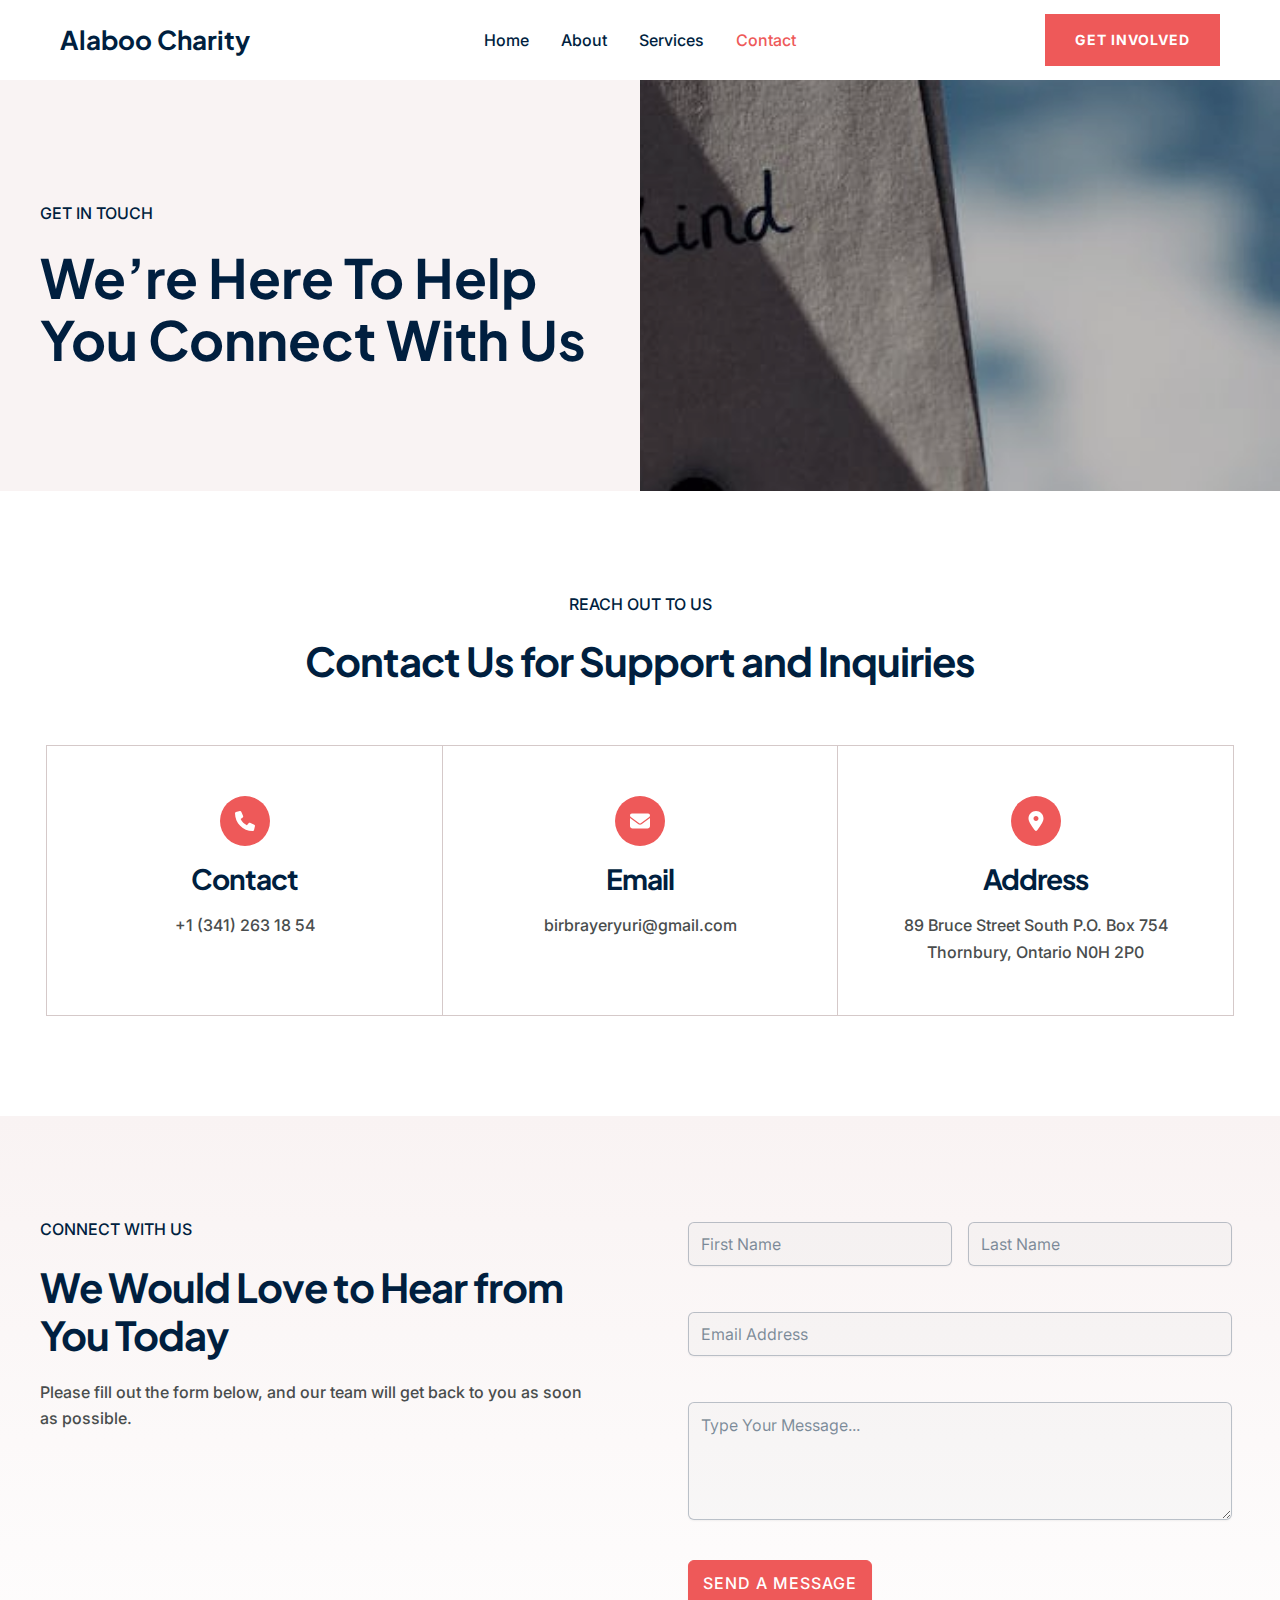
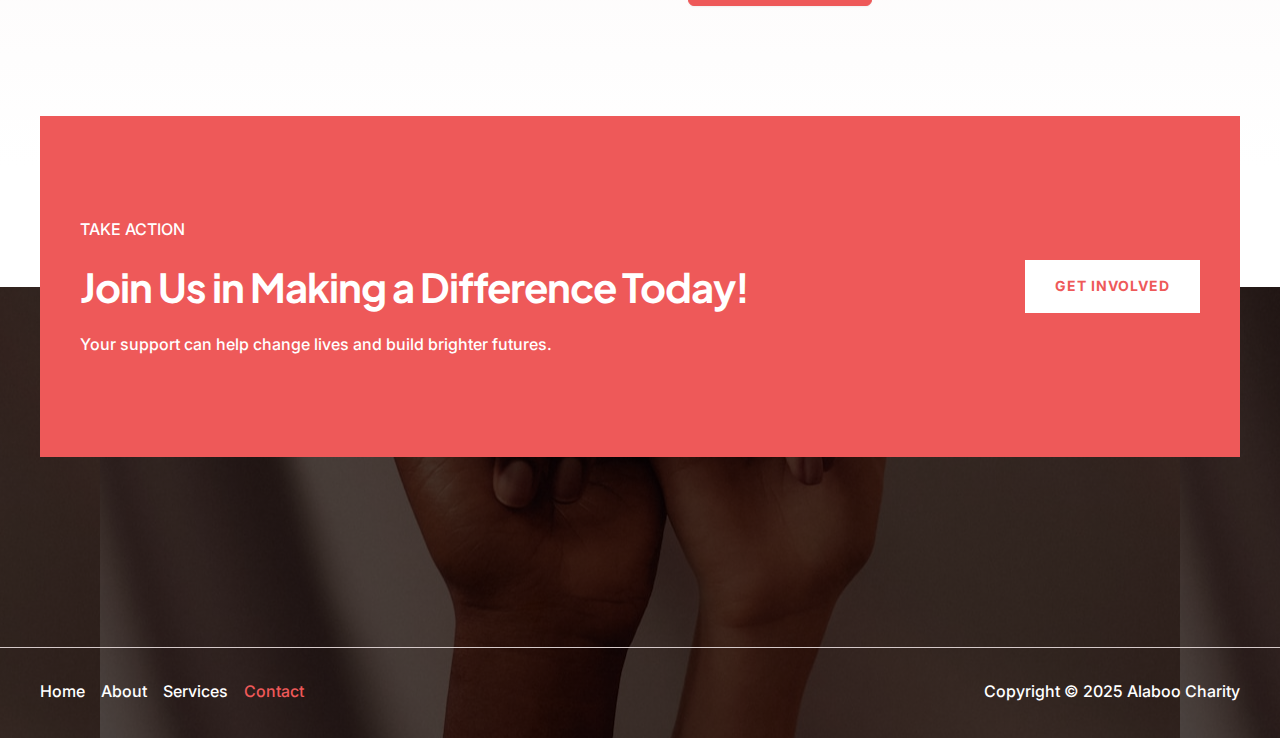
<file: contact/index.html>
<!DOCTYPE html>
<html lang="en-US">
<head>
<meta charset="UTF-8">
<meta name="viewport" content="width=device-width, initial-scale=1">
	<link rel="profile" href="https://gmpg.org/xfn/11"> 
	<title>Contact &#8211; Alaboo Charity</title>
<meta name="robots" content="max-image-preview:large">
	<style>img:is([sizes="auto" i], [sizes^="auto," i]) { contain-intrinsic-size: 3000px 1500px }</style>
	<link rel="dns-prefetch" href="//fonts.googleapis.com">
<link rel="alternate" type="application/rss+xml" title="Alaboo Charity &raquo; Feed" href="./../feed/index.html">
<link rel="alternate" type="application/rss+xml" title="Alaboo Charity &raquo; Comments Feed" href="./../comments/feed/index.html">
<script>
window._wpemojiSettings = {"baseUrl":"https:\/\/s.w.org\/images\/core\/emoji\/15.1.0\/72x72\/","ext":".png","svgUrl":"https:\/\/s.w.org\/images\/core\/emoji\/15.1.0\/svg\/","svgExt":".svg","source":{"concatemoji":".\/\/wp-includes\/js\/wp-emoji-release.min.js?ver=6.8.1"}};
/*! This file is auto-generated */
!function(i,n){var o,s,e;function c(e){try{var t={supportTests:e,timestamp:(new Date).valueOf()};sessionStorage.setItem(o,JSON.stringify(t))}catch(e){}}function p(e,t,n){e.clearRect(0,0,e.canvas.width,e.canvas.height),e.fillText(t,0,0);var t=new Uint32Array(e.getImageData(0,0,e.canvas.width,e.canvas.height).data),r=(e.clearRect(0,0,e.canvas.width,e.canvas.height),e.fillText(n,0,0),new Uint32Array(e.getImageData(0,0,e.canvas.width,e.canvas.height).data));return t.every(function(e,t){return e===r[t]})}function u(e,t,n){switch(t){case"flag":return n(e,"🏳️‍⚧️","🏳️​⚧️")?!1:!n(e,"🇺🇳","🇺​🇳")&&!n(e,"🏴󠁧󠁢󠁥󠁮󠁧󠁿","🏴​󠁧​󠁢​󠁥​󠁮​󠁧​󠁿");case"emoji":return!n(e,"🐦‍🔥","🐦​🔥")}return!1}function f(e,t,n){var r="undefined"!=typeof WorkerGlobalScope&&self instanceof WorkerGlobalScope?new OffscreenCanvas(300,150):i.createElement("canvas"),a=r.getContext("2d",{willReadFrequently:!0}),o=(a.textBaseline="top",a.font="600 32px Arial",{});return e.forEach(function(e){o[e]=t(a,e,n)}),o}function t(e){var t=i.createElement("script");t.src=e,t.defer=!0,i.head.appendChild(t)}"undefined"!=typeof Promise&&(o="wpEmojiSettingsSupports",s=["flag","emoji"],n.supports={everything:!0,everythingExceptFlag:!0},e=new Promise(function(e){i.addEventListener("DOMContentLoaded",e,{once:!0})}),new Promise(function(t){var n=function(){try{var e=JSON.parse(sessionStorage.getItem(o));if("object"==typeof e&&"number"==typeof e.timestamp&&(new Date).valueOf()<e.timestamp+604800&&"object"==typeof e.supportTests)return e.supportTests}catch(e){}return null}();if(!n){if("undefined"!=typeof Worker&&"undefined"!=typeof OffscreenCanvas&&"undefined"!=typeof URL&&URL.createObjectURL&&"undefined"!=typeof Blob)try{var e="postMessage("+f.toString()+"("+[JSON.stringify(s),u.toString(),p.toString()].join(",")+"));",r=new Blob([e],{type:"text/javascript"}),a=new Worker(URL.createObjectURL(r),{name:"wpTestEmojiSupports"});return void(a.onmessage=function(e){c(n=e.data),a.terminate(),t(n)})}catch(e){}c(n=f(s,u,p))}t(n)}).then(function(e){for(var t in e)n.supports[t]=e[t],n.supports.everything=n.supports.everything&&n.supports[t],"flag"!==t&&(n.supports.everythingExceptFlag=n.supports.everythingExceptFlag&&n.supports[t]);n.supports.everythingExceptFlag=n.supports.everythingExceptFlag&&!n.supports.flag,n.DOMReady=!1,n.readyCallback=function(){n.DOMReady=!0}}).then(function(){return e}).then(function(){var e;n.supports.everything||(n.readyCallback(),(e=n.source||{}).concatemoji?t(e.concatemoji):e.wpemoji&&e.twemoji&&(t(e.twemoji),t(e.wpemoji)))}))}((window,document),window._wpemojiSettings);
</script>
<link rel="stylesheet" id="astra-theme-css-css" href="./../wp-content/themes/astra/assets/css/minified/main.min.css?ver=4.11.0" media="all">
<style id="astra-theme-css-inline-css">:root{--ast-post-nav-space:0;--ast-container-default-xlg-padding:2.5em;--ast-container-default-lg-padding:2.5em;--ast-container-default-slg-padding:2em;--ast-container-default-md-padding:2.5em;--ast-container-default-sm-padding:2.5em;--ast-container-default-xs-padding:2.4em;--ast-container-default-xxs-padding:1.8em;--ast-code-block-background:#ECEFF3;--ast-comment-inputs-background:#F9FAFB;--ast-normal-container-width:1200px;--ast-narrow-container-width:750px;--ast-blog-title-font-weight:600;--ast-blog-meta-weight:600;--ast-global-color-primary:var(--ast-global-color-5);--ast-global-color-secondary:var(--ast-global-color-4);--ast-global-color-alternate-background:var(--ast-global-color-7);--ast-global-color-subtle-background:var(--ast-global-color-6);--ast-bg-style-guide:#F8FAFC;--ast-shadow-style-guide:0px 0px 4px 0 #00000057;--ast-global-dark-bg-style:#fff;--ast-global-dark-lfs:#fbfbfb;--ast-widget-bg-color:#fafafa;--ast-wc-container-head-bg-color:#fbfbfb;--ast-title-layout-bg:#eeeeee;--ast-search-border-color:#e7e7e7;--ast-lifter-hover-bg:#e6e6e6;--ast-gallery-block-color:#000;--srfm-color-input-label:var(--ast-global-color-2);}html{font-size:100%;}a{color:var(--ast-global-color-0);}a:hover,a:focus{color:var(--ast-global-color-1);}body,button,input,select,textarea,.ast-button,.ast-custom-button{font-family:'Inter',sans-serif;font-weight:500;font-size:16px;font-size:1rem;line-height:var(--ast-body-line-height,1.65);}blockquote{color:var(--ast-global-color-3);}h1,.entry-content h1,h2,.entry-content h2,h3,.entry-content h3,h4,.entry-content h4,h5,.entry-content h5,h6,.entry-content h6,.site-title,.site-title a{font-family:'Plus Jakarta Sans',sans-serif;font-weight:700;}.ast-site-identity .site-title a{color:var(--ast-global-color-2);}.site-title{font-size:26px;font-size:1.625rem;display:block;}.site-header .site-description{font-size:15px;font-size:0.9375rem;display:none;}.entry-title{font-size:24px;font-size:1.5rem;}.ast-blog-single-element.ast-taxonomy-container a{font-size:14px;font-size:0.875rem;}.ast-blog-meta-container{font-size:13px;font-size:0.8125rem;}.archive .ast-article-post .ast-article-inner,.blog .ast-article-post .ast-article-inner,.archive .ast-article-post .ast-article-inner:hover,.blog .ast-article-post .ast-article-inner:hover{border-top-left-radius:0px;border-top-right-radius:0px;border-bottom-right-radius:0px;border-bottom-left-radius:0px;overflow:hidden;}h1,.entry-content h1{font-size:54px;font-size:3.375rem;font-weight:700;font-family:'Plus Jakarta Sans',sans-serif;line-height:1.15em;text-transform:capitalize;}h2,.entry-content h2{font-size:40px;font-size:2.5rem;font-weight:700;font-family:'Plus Jakarta Sans',sans-serif;line-height:1.2em;letter-spacing:-1px;}h3,.entry-content h3{font-size:28px;font-size:1.75rem;font-weight:700;font-family:'Plus Jakarta Sans',sans-serif;line-height:1.3em;letter-spacing:-1px;}h4,.entry-content h4{font-size:20px;font-size:1.25rem;line-height:1.3em;font-weight:700;font-family:'Plus Jakarta Sans',sans-serif;}h5,.entry-content h5{font-size:18px;font-size:1.125rem;line-height:1.45em;font-weight:700;font-family:'Plus Jakarta Sans',sans-serif;}h6,.entry-content h6{font-size:14px;font-size:0.875rem;line-height:1.6em;font-weight:700;font-family:'Plus Jakarta Sans',sans-serif;}::selection{background-color:var(--ast-global-color-0);color:#000000;}body,h1,.entry-title a,.entry-content h1,h2,.entry-content h2,h3,.entry-content h3,h4,.entry-content h4,h5,.entry-content h5,h6,.entry-content h6{color:var(--ast-global-color-3);}.tagcloud a:hover,.tagcloud a:focus,.tagcloud a.current-item{color:#000000;border-color:var(--ast-global-color-0);background-color:var(--ast-global-color-0);}input:focus,input[type="text"]:focus,input[type="email"]:focus,input[type="url"]:focus,input[type="password"]:focus,input[type="reset"]:focus,input[type="search"]:focus,textarea:focus{border-color:var(--ast-global-color-0);}input[type="radio"]:checked,input[type=reset],input[type="checkbox"]:checked,input[type="checkbox"]:hover:checked,input[type="checkbox"]:focus:checked,input[type=range]::-webkit-slider-thumb{border-color:var(--ast-global-color-0);background-color:var(--ast-global-color-0);box-shadow:none;}.site-footer a:hover + .post-count,.site-footer a:focus + .post-count{background:var(--ast-global-color-0);border-color:var(--ast-global-color-0);}.single .nav-links .nav-previous,.single .nav-links .nav-next{color:var(--ast-global-color-0);}.entry-meta,.entry-meta *{line-height:1.45;color:var(--ast-global-color-0);font-weight:600;}.entry-meta a:not(.ast-button):hover,.entry-meta a:not(.ast-button):hover *,.entry-meta a:not(.ast-button):focus,.entry-meta a:not(.ast-button):focus *,.page-links > .page-link,.page-links .page-link:hover,.post-navigation a:hover{color:var(--ast-global-color-1);}#cat option,.secondary .calendar_wrap thead a,.secondary .calendar_wrap thead a:visited{color:var(--ast-global-color-0);}.secondary .calendar_wrap #today,.ast-progress-val span{background:var(--ast-global-color-0);}.secondary a:hover + .post-count,.secondary a:focus + .post-count{background:var(--ast-global-color-0);border-color:var(--ast-global-color-0);}.calendar_wrap #today > a{color:#000000;}.page-links .page-link,.single .post-navigation a{color:var(--ast-global-color-3);}.ast-search-menu-icon .search-form button.search-submit{padding:0 4px;}.ast-search-menu-icon form.search-form{padding-right:0;}.ast-search-menu-icon.slide-search input.search-field{width:0;}.ast-header-search .ast-search-menu-icon.ast-dropdown-active .search-form,.ast-header-search .ast-search-menu-icon.ast-dropdown-active .search-field:focus{transition:all 0.2s;}.search-form input.search-field:focus{outline:none;}.ast-search-menu-icon .search-form button.search-submit:focus,.ast-theme-transparent-header .ast-header-search .ast-dropdown-active .ast-icon,.ast-theme-transparent-header .ast-inline-search .search-field:focus .ast-icon{color:var(--ast-global-color-1);}.ast-header-search .slide-search .search-form{border:2px solid var(--ast-global-color-0);}.ast-header-search .slide-search .search-field{background-color:(--ast-global-dark-bg-style);}.ast-archive-title{color:var(--ast-global-color-2);}.widget-title{font-size:22px;font-size:1.375rem;color:var(--ast-global-color-2);}.ast-single-post .entry-content a,.ast-comment-content a:not(.ast-comment-edit-reply-wrap a){text-decoration:underline;}.ast-single-post .elementor-widget-button .elementor-button,.ast-single-post .entry-content .uagb-tab a,.ast-single-post .entry-content .uagb-ifb-cta a,.ast-single-post .entry-content .uabb-module-content a,.ast-single-post .entry-content .uagb-post-grid a,.ast-single-post .entry-content .uagb-timeline a,.ast-single-post .entry-content .uagb-toc__wrap a,.ast-single-post .entry-content .uagb-taxomony-box a,.ast-single-post .entry-content .woocommerce a,.entry-content .wp-block-latest-posts > li > a,.ast-single-post .entry-content .wp-block-file__button,a.ast-post-filter-single,.ast-single-post .ast-comment-content .comment-reply-link,.ast-single-post .ast-comment-content .comment-edit-link{text-decoration:none;}.ast-search-menu-icon.slide-search a:focus-visible:focus-visible,.astra-search-icon:focus-visible,#close:focus-visible,a:focus-visible,.ast-menu-toggle:focus-visible,.site .skip-link:focus-visible,.wp-block-loginout input:focus-visible,.wp-block-search.wp-block-search__button-inside .wp-block-search__inside-wrapper,.ast-header-navigation-arrow:focus-visible,.woocommerce .wc-proceed-to-checkout > .checkout-button:focus-visible,.woocommerce .woocommerce-MyAccount-navigation ul li a:focus-visible,.ast-orders-table__row .ast-orders-table__cell:focus-visible,.woocommerce .woocommerce-order-details .order-again > .button:focus-visible,.woocommerce .woocommerce-message a.button.wc-forward:focus-visible,.woocommerce #minus_qty:focus-visible,.woocommerce #plus_qty:focus-visible,a#ast-apply-coupon:focus-visible,.woocommerce .woocommerce-info a:focus-visible,.woocommerce .astra-shop-summary-wrap a:focus-visible,.woocommerce a.wc-forward:focus-visible,#ast-apply-coupon:focus-visible,.woocommerce-js .woocommerce-mini-cart-item a.remove:focus-visible,#close:focus-visible,.button.search-submit:focus-visible,#search_submit:focus,.normal-search:focus-visible,.ast-header-account-wrap:focus-visible,.woocommerce .ast-on-card-button.ast-quick-view-trigger:focus{outline-style:dotted;outline-color:inherit;outline-width:thin;}input:focus,input[type="text"]:focus,input[type="email"]:focus,input[type="url"]:focus,input[type="password"]:focus,input[type="reset"]:focus,input[type="search"]:focus,input[type="number"]:focus,textarea:focus,.wp-block-search__input:focus,[data-section="section-header-mobile-trigger"] .ast-button-wrap .ast-mobile-menu-trigger-minimal:focus,.ast-mobile-popup-drawer.active .menu-toggle-close:focus,.woocommerce-ordering select.orderby:focus,#ast-scroll-top:focus,#coupon_code:focus,.woocommerce-page #comment:focus,.woocommerce #reviews #respond input#submit:focus,.woocommerce a.add_to_cart_button:focus,.woocommerce .button.single_add_to_cart_button:focus,.woocommerce .woocommerce-cart-form button:focus,.woocommerce .woocommerce-cart-form__cart-item .quantity .qty:focus,.woocommerce .woocommerce-billing-fields .woocommerce-billing-fields__field-wrapper .woocommerce-input-wrapper > .input-text:focus,.woocommerce #order_comments:focus,.woocommerce #place_order:focus,.woocommerce .woocommerce-address-fields .woocommerce-address-fields__field-wrapper .woocommerce-input-wrapper > .input-text:focus,.woocommerce .woocommerce-MyAccount-content form button:focus,.woocommerce .woocommerce-MyAccount-content .woocommerce-EditAccountForm .woocommerce-form-row .woocommerce-Input.input-text:focus,.woocommerce .ast-woocommerce-container .woocommerce-pagination ul.page-numbers li a:focus,body #content .woocommerce form .form-row .select2-container--default .select2-selection--single:focus,#ast-coupon-code:focus,.woocommerce.woocommerce-js .quantity input[type=number]:focus,.woocommerce-js .woocommerce-mini-cart-item .quantity input[type=number]:focus,.woocommerce p#ast-coupon-trigger:focus{border-style:dotted;border-color:inherit;border-width:thin;}input{outline:none;}.ast-logo-title-inline .site-logo-img{padding-right:1em;}body .ast-oembed-container *{position:absolute;top:0;width:100%;height:100%;left:0;}body .wp-block-embed-pocket-casts .ast-oembed-container *{position:unset;}.ast-single-post-featured-section + article {margin-top: 2em;}.site-content .ast-single-post-featured-section img {width: 100%;overflow: hidden;object-fit: cover;}.ast-separate-container .site-content .ast-single-post-featured-section + article {margin-top: -80px;z-index: 9;position: relative;border-radius: 4px;}@media (min-width: 922px) {.ast-no-sidebar .site-content .ast-article-image-container--wide {margin-left: -120px;margin-right: -120px;max-width: unset;width: unset;}.ast-left-sidebar .site-content .ast-article-image-container--wide,.ast-right-sidebar .site-content .ast-article-image-container--wide {margin-left: -10px;margin-right: -10px;}.site-content .ast-article-image-container--full {margin-left: calc( -50vw + 50%);margin-right: calc( -50vw + 50%);max-width: 100vw;width: 100vw;}.ast-left-sidebar .site-content .ast-article-image-container--full,.ast-right-sidebar .site-content .ast-article-image-container--full {margin-left: -10px;margin-right: -10px;max-width: inherit;width: auto;}}.site > .ast-single-related-posts-container {margin-top: 0;}@media (min-width: 922px) {.ast-desktop .ast-container--narrow {max-width: var(--ast-narrow-container-width);margin: 0 auto;}}input[type="text"],input[type="number"],input[type="email"],input[type="url"],input[type="password"],input[type="search"],input[type=reset],input[type=tel],input[type=date],select,textarea{font-size:16px;font-style:normal;font-weight:400;line-height:24px;width:100%;padding:12px 16px;border-radius:4px;box-shadow:0px 1px 2px 0px rgba(0,0,0,0.05);color:var(--ast-form-input-text,#475569);}input[type="text"],input[type="number"],input[type="email"],input[type="url"],input[type="password"],input[type="search"],input[type=reset],input[type=tel],input[type=date],select{height:40px;}input[type="date"]{border-width:1px;border-style:solid;border-color:var(--ast-border-color);background:var( --ast-global-color-secondary,--ast-global-color-5 );}input[type="text"]:focus,input[type="number"]:focus,input[type="email"]:focus,input[type="url"]:focus,input[type="password"]:focus,input[type="search"]:focus,input[type=reset]:focus,input[type="tel"]:focus,input[type="date"]:focus,select:focus,textarea:focus{border-color:#046BD2;box-shadow:none;outline:none;color:var(--ast-form-input-focus-text,#475569);}label,legend{color:#111827;font-size:14px;font-style:normal;font-weight:500;line-height:20px;}select{padding:6px 10px;}fieldset{padding:30px;border-radius:4px;}button,.ast-button,.button,input[type="button"],input[type="reset"],input[type="submit"]{border-radius:4px;box-shadow:0px 1px 2px 0px rgba(0,0,0,0.05);}:root{--ast-comment-inputs-background:#FFF;}::placeholder{color:var(--ast-form-field-color,#9CA3AF);}::-ms-input-placeholder{color:var(--ast-form-field-color,#9CA3AF);}@media (max-width:921.9px){#ast-desktop-header{display:none;}}@media (min-width:922px){#ast-mobile-header{display:none;}}.wp-block-buttons.aligncenter{justify-content:center;}@media (max-width:921px){.ast-theme-transparent-header #primary,.ast-theme-transparent-header #secondary{padding:0;}}@media (max-width:921px){.ast-plain-container.ast-no-sidebar #primary{padding:0;}}.ast-plain-container.ast-no-sidebar #primary{margin-top:0;margin-bottom:0;}@media (max-width:921px){.ast-separate-container #primary,.ast-narrow-container #primary{padding-top:0px;}}@media (max-width:544px){.ast-separate-container #primary,.ast-narrow-container #primary{padding-top:0px;}}@media (max-width:921px){.ast-separate-container #primary,.ast-narrow-container #primary{padding-bottom:0px;}}@media (max-width:544px){.ast-separate-container #primary,.ast-narrow-container #primary{padding-bottom:0px;}}.wp-block-button.is-style-outline .wp-block-button__link{border-color:var(--ast-global-color-0);border-top-width:2px;border-right-width:2px;border-bottom-width:2px;border-left-width:2px;}div.wp-block-button.is-style-outline > .wp-block-button__link:not(.has-text-color),div.wp-block-button.wp-block-button__link.is-style-outline:not(.has-text-color){color:var(--ast-global-color-0);}.wp-block-button.is-style-outline .wp-block-button__link:hover,.wp-block-buttons .wp-block-button.is-style-outline .wp-block-button__link:focus,.wp-block-buttons .wp-block-button.is-style-outline > .wp-block-button__link:not(.has-text-color):hover,.wp-block-buttons .wp-block-button.wp-block-button__link.is-style-outline:not(.has-text-color):hover{color:#ffffff;background-color:var(--ast-global-color-1);border-color:var(--ast-global-color-1);}.post-page-numbers.current .page-link,.ast-pagination .page-numbers.current{color:#000000;border-color:var(--ast-global-color-0);background-color:var(--ast-global-color-0);}.wp-block-button.is-style-outline .wp-block-button__link{border-top-width:2px;border-right-width:2px;border-bottom-width:2px;border-left-width:2px;}.wp-block-buttons .wp-block-button.is-style-outline .wp-block-button__link.wp-element-button,.ast-outline-button,.wp-block-uagb-buttons-child .uagb-buttons-repeater.ast-outline-button{border-color:var(--ast-global-color-0);border-top-width:2px;border-right-width:2px;border-bottom-width:2px;border-left-width:2px;font-family:inherit;font-weight:700;font-size:14px;font-size:0.875rem;line-height:1.6em;letter-spacing:1px;padding-top:13px;padding-right:28px;padding-bottom:13px;padding-left:28px;border-top-left-radius:0px;border-top-right-radius:0px;border-bottom-right-radius:0px;border-bottom-left-radius:0px;}.wp-block-buttons .wp-block-button.is-style-outline > .wp-block-button__link:not(.has-text-color),.wp-block-buttons .wp-block-button.wp-block-button__link.is-style-outline:not(.has-text-color),.ast-outline-button{color:var(--ast-global-color-0);}.wp-block-button.is-style-outline .wp-block-button__link:hover,.wp-block-buttons .wp-block-button.is-style-outline .wp-block-button__link:focus,.wp-block-buttons .wp-block-button.is-style-outline > .wp-block-button__link:not(.has-text-color):hover,.wp-block-buttons .wp-block-button.wp-block-button__link.is-style-outline:not(.has-text-color):hover,.ast-outline-button:hover,.ast-outline-button:focus,.wp-block-uagb-buttons-child .uagb-buttons-repeater.ast-outline-button:hover,.wp-block-uagb-buttons-child .uagb-buttons-repeater.ast-outline-button:focus{color:#ffffff;background-color:var(--ast-global-color-1);border-color:var(--ast-global-color-1);}.ast-single-post .entry-content a.ast-outline-button,.ast-single-post .entry-content .is-style-outline>.wp-block-button__link{text-decoration:none;}.wp-block-button .wp-block-button__link.wp-element-button.is-style-outline:not(.has-background),.wp-block-button.is-style-outline>.wp-block-button__link.wp-element-button:not(.has-background),.ast-outline-button{background-color:rgba(0,0,0,0);}.uagb-buttons-repeater.ast-outline-button{border-radius:9999px;}@media (max-width:921px){.wp-block-buttons .wp-block-button.is-style-outline .wp-block-button__link.wp-element-button,.ast-outline-button,.wp-block-uagb-buttons-child .uagb-buttons-repeater.ast-outline-button{font-size:14px;font-size:0.875rem;padding-top:13px;padding-right:26px;padding-bottom:13px;padding-left:26px;}}@media (max-width:544px){.wp-block-buttons .wp-block-button.is-style-outline .wp-block-button__link.wp-element-button,.ast-outline-button,.wp-block-uagb-buttons-child .uagb-buttons-repeater.ast-outline-button{font-size:14px;font-size:0.875rem;padding-top:13px;padding-right:26px;padding-bottom:13px;padding-left:26px;}}.entry-content[data-ast-blocks-layout] > figure{margin-bottom:1em;}h1.widget-title{font-weight:700;}h2.widget-title{font-weight:700;}h3.widget-title{font-weight:700;}#page{display:flex;flex-direction:column;min-height:100vh;}.ast-404-layout-1 h1.page-title{color:var(--ast-global-color-2);}.single .post-navigation a{line-height:1em;height:inherit;}.error-404 .page-sub-title{font-size:1.5rem;font-weight:inherit;}.search .site-content .content-area .search-form{margin-bottom:0;}#page .site-content{flex-grow:1;}.widget{margin-bottom:1.25em;}#secondary li{line-height:1.5em;}#secondary .wp-block-group h2{margin-bottom:0.7em;}#secondary h2{font-size:1.7rem;}.ast-separate-container .ast-article-post,.ast-separate-container .ast-article-single,.ast-separate-container .comment-respond{padding:3em;}.ast-separate-container .ast-article-single .ast-article-single{padding:0;}.ast-article-single .wp-block-post-template-is-layout-grid{padding-left:0;}.ast-separate-container .comments-title,.ast-narrow-container .comments-title{padding:1.5em 2em;}.ast-page-builder-template .comment-form-textarea,.ast-comment-formwrap .ast-grid-common-col{padding:0;}.ast-comment-formwrap{padding:0;display:inline-flex;column-gap:20px;width:100%;margin-left:0;margin-right:0;}.comments-area textarea#comment:focus,.comments-area textarea#comment:active,.comments-area .ast-comment-formwrap input[type="text"]:focus,.comments-area .ast-comment-formwrap input[type="text"]:active {box-shadow:none;outline:none;}.archive.ast-page-builder-template .entry-header{margin-top:2em;}.ast-page-builder-template .ast-comment-formwrap{width:100%;}.entry-title{margin-bottom:0.6em;}.ast-archive-description p{font-size:inherit;font-weight:inherit;line-height:inherit;}.ast-separate-container .ast-comment-list li.depth-1,.hentry{margin-bottom:1.5em;}.site-content section.ast-archive-description{margin-bottom:2em;}@media (min-width:921px){.ast-left-sidebar.ast-page-builder-template #secondary,.archive.ast-right-sidebar.ast-page-builder-template .site-main{padding-left:20px;padding-right:20px;}}@media (max-width:544px){.ast-comment-formwrap.ast-row{column-gap:10px;display:inline-block;}#ast-commentform .ast-grid-common-col{position:relative;width:100%;}}@media (min-width:1201px){.ast-separate-container .ast-article-post,.ast-separate-container .ast-article-single,.ast-separate-container .ast-author-box,.ast-separate-container .ast-404-layout-1,.ast-separate-container .no-results{padding:3em;}}@media (max-width:921px){.ast-separate-container #primary,.ast-separate-container #secondary{padding:1.5em 0;}#primary,#secondary{padding:1.5em 0;margin:0;}.ast-left-sidebar #content > .ast-container{display:flex;flex-direction:column-reverse;width:100%;}}@media (min-width:922px){.ast-separate-container.ast-right-sidebar #primary,.ast-separate-container.ast-left-sidebar #primary{border:0;}.search-no-results.ast-separate-container #primary{margin-bottom:4em;}}.wp-block-button .wp-block-button__link{color:#ffffff;}.wp-block-button .wp-block-button__link:hover,.wp-block-button .wp-block-button__link:focus{color:#ffffff;background-color:var(--ast-global-color-1);border-color:var(--ast-global-color-1);}.wp-block-button .wp-block-button__link,.wp-block-search .wp-block-search__button,body .wp-block-file .wp-block-file__button{border-style:solid;border-top-width:2px;border-right-width:2px;border-left-width:2px;border-bottom-width:2px;border-color:var(--ast-global-color-0);background-color:var(--ast-global-color-0);color:#ffffff;font-family:inherit;font-weight:700;line-height:1.6em;text-transform:uppercase;letter-spacing:1px;font-size:14px;font-size:0.875rem;border-top-left-radius:0px;border-top-right-radius:0px;border-bottom-right-radius:0px;border-bottom-left-radius:0px;padding-top:13px;padding-right:28px;padding-bottom:13px;padding-left:28px;}.ast-single-post .entry-content .wp-block-button .wp-block-button__link,.ast-single-post .entry-content .wp-block-search .wp-block-search__button,body .entry-content .wp-block-file .wp-block-file__button{text-decoration:none;}@media (max-width:921px){.wp-block-button .wp-block-button__link,.wp-block-search .wp-block-search__button,body .wp-block-file .wp-block-file__button{font-size:14px;font-size:0.875rem;padding-top:13px;padding-right:26px;padding-bottom:13px;padding-left:26px;}}@media (max-width:544px){.wp-block-button .wp-block-button__link,.wp-block-search .wp-block-search__button,body .wp-block-file .wp-block-file__button{font-size:14px;font-size:0.875rem;padding-top:13px;padding-right:26px;padding-bottom:13px;padding-left:26px;}}.menu-toggle,button,.ast-button,.ast-custom-button,.button,input#submit,input[type="button"],input[type="submit"],input[type="reset"],#comments .submit,.search .search-submit,form[CLASS*="wp-block-search__"].wp-block-search .wp-block-search__inside-wrapper .wp-block-search__button,body .wp-block-file .wp-block-file__button,.search .search-submit,.woocommerce-js a.button,.woocommerce button.button,.woocommerce .woocommerce-message a.button,.woocommerce #respond input#submit.alt,.woocommerce input.button.alt,.woocommerce input.button,.woocommerce input.button:disabled,.woocommerce input.button:disabled[disabled],.woocommerce input.button:disabled:hover,.woocommerce input.button:disabled[disabled]:hover,.woocommerce #respond input#submit,.woocommerce button.button.alt.disabled,.wc-block-grid__products .wc-block-grid__product .wp-block-button__link,.wc-block-grid__product-onsale,[CLASS*="wc-block"] button,.woocommerce-js .astra-cart-drawer .astra-cart-drawer-content .woocommerce-mini-cart__buttons .button:not(.checkout):not(.ast-continue-shopping),.woocommerce-js .astra-cart-drawer .astra-cart-drawer-content .woocommerce-mini-cart__buttons a.checkout,.woocommerce button.button.alt.disabled.wc-variation-selection-needed,[CLASS*="wc-block"] .wc-block-components-button{border-style:solid;border-top-width:2px;border-right-width:2px;border-left-width:2px;border-bottom-width:2px;color:#ffffff;border-color:var(--ast-global-color-0);background-color:var(--ast-global-color-0);padding-top:13px;padding-right:28px;padding-bottom:13px;padding-left:28px;font-family:inherit;font-weight:700;font-size:14px;font-size:0.875rem;line-height:1.6em;text-transform:uppercase;letter-spacing:1px;border-top-left-radius:0px;border-top-right-radius:0px;border-bottom-right-radius:0px;border-bottom-left-radius:0px;}button:focus,.menu-toggle:hover,button:hover,.ast-button:hover,.ast-custom-button:hover .button:hover,.ast-custom-button:hover ,input[type=reset]:hover,input[type=reset]:focus,input#submit:hover,input#submit:focus,input[type="button"]:hover,input[type="button"]:focus,input[type="submit"]:hover,input[type="submit"]:focus,form[CLASS*="wp-block-search__"].wp-block-search .wp-block-search__inside-wrapper .wp-block-search__button:hover,form[CLASS*="wp-block-search__"].wp-block-search .wp-block-search__inside-wrapper .wp-block-search__button:focus,body .wp-block-file .wp-block-file__button:hover,body .wp-block-file .wp-block-file__button:focus,.woocommerce-js a.button:hover,.woocommerce button.button:hover,.woocommerce .woocommerce-message a.button:hover,.woocommerce #respond input#submit:hover,.woocommerce #respond input#submit.alt:hover,.woocommerce input.button.alt:hover,.woocommerce input.button:hover,.woocommerce button.button.alt.disabled:hover,.wc-block-grid__products .wc-block-grid__product .wp-block-button__link:hover,[CLASS*="wc-block"] button:hover,.woocommerce-js .astra-cart-drawer .astra-cart-drawer-content .woocommerce-mini-cart__buttons .button:not(.checkout):not(.ast-continue-shopping):hover,.woocommerce-js .astra-cart-drawer .astra-cart-drawer-content .woocommerce-mini-cart__buttons a.checkout:hover,.woocommerce button.button.alt.disabled.wc-variation-selection-needed:hover,[CLASS*="wc-block"] .wc-block-components-button:hover,[CLASS*="wc-block"] .wc-block-components-button:focus{color:#ffffff;background-color:var(--ast-global-color-1);border-color:var(--ast-global-color-1);}form[CLASS*="wp-block-search__"].wp-block-search .wp-block-search__inside-wrapper .wp-block-search__button.has-icon{padding-top:calc(13px - 3px);padding-right:calc(28px - 3px);padding-bottom:calc(13px - 3px);padding-left:calc(28px - 3px);}@media (max-width:921px){.menu-toggle,button,.ast-button,.ast-custom-button,.button,input#submit,input[type="button"],input[type="submit"],input[type="reset"],#comments .submit,.search .search-submit,form[CLASS*="wp-block-search__"].wp-block-search .wp-block-search__inside-wrapper .wp-block-search__button,body .wp-block-file .wp-block-file__button,.search .search-submit,.woocommerce-js a.button,.woocommerce button.button,.woocommerce .woocommerce-message a.button,.woocommerce #respond input#submit.alt,.woocommerce input.button.alt,.woocommerce input.button,.woocommerce input.button:disabled,.woocommerce input.button:disabled[disabled],.woocommerce input.button:disabled:hover,.woocommerce input.button:disabled[disabled]:hover,.woocommerce #respond input#submit,.woocommerce button.button.alt.disabled,.wc-block-grid__products .wc-block-grid__product .wp-block-button__link,.wc-block-grid__product-onsale,[CLASS*="wc-block"] button,.woocommerce-js .astra-cart-drawer .astra-cart-drawer-content .woocommerce-mini-cart__buttons .button:not(.checkout):not(.ast-continue-shopping),.woocommerce-js .astra-cart-drawer .astra-cart-drawer-content .woocommerce-mini-cart__buttons a.checkout,.woocommerce button.button.alt.disabled.wc-variation-selection-needed,[CLASS*="wc-block"] .wc-block-components-button{padding-top:13px;padding-right:26px;padding-bottom:13px;padding-left:26px;font-size:14px;font-size:0.875rem;}}@media (max-width:544px){.menu-toggle,button,.ast-button,.ast-custom-button,.button,input#submit,input[type="button"],input[type="submit"],input[type="reset"],#comments .submit,.search .search-submit,form[CLASS*="wp-block-search__"].wp-block-search .wp-block-search__inside-wrapper .wp-block-search__button,body .wp-block-file .wp-block-file__button,.search .search-submit,.woocommerce-js a.button,.woocommerce button.button,.woocommerce .woocommerce-message a.button,.woocommerce #respond input#submit.alt,.woocommerce input.button.alt,.woocommerce input.button,.woocommerce input.button:disabled,.woocommerce input.button:disabled[disabled],.woocommerce input.button:disabled:hover,.woocommerce input.button:disabled[disabled]:hover,.woocommerce #respond input#submit,.woocommerce button.button.alt.disabled,.wc-block-grid__products .wc-block-grid__product .wp-block-button__link,.wc-block-grid__product-onsale,[CLASS*="wc-block"] button,.woocommerce-js .astra-cart-drawer .astra-cart-drawer-content .woocommerce-mini-cart__buttons .button:not(.checkout):not(.ast-continue-shopping),.woocommerce-js .astra-cart-drawer .astra-cart-drawer-content .woocommerce-mini-cart__buttons a.checkout,.woocommerce button.button.alt.disabled.wc-variation-selection-needed,[CLASS*="wc-block"] .wc-block-components-button{padding-top:13px;padding-right:26px;padding-bottom:13px;padding-left:26px;font-size:14px;font-size:0.875rem;}}@media (max-width:921px){.menu-toggle,button,.ast-button,.button,input#submit,input[type="button"],input[type="submit"],input[type="reset"]{font-size:14px;font-size:0.875rem;}.ast-mobile-header-stack .main-header-bar .ast-search-menu-icon{display:inline-block;}.ast-header-break-point.ast-header-custom-item-outside .ast-mobile-header-stack .main-header-bar .ast-search-icon{margin:0;}.ast-comment-avatar-wrap img{max-width:2.5em;}.ast-comment-meta{padding:0 1.8888em 1.3333em;}}@media (min-width:544px){.ast-container{max-width:100%;}}@media (max-width:544px){.ast-separate-container .ast-article-post,.ast-separate-container .ast-article-single,.ast-separate-container .comments-title,.ast-separate-container .ast-archive-description{padding:1.5em 1em;}.ast-separate-container #content .ast-container{padding-left:0.54em;padding-right:0.54em;}.ast-separate-container .ast-comment-list .bypostauthor{padding:.5em;}.ast-search-menu-icon.ast-dropdown-active .search-field{width:170px;}.menu-toggle,button,.ast-button,.button,input#submit,input[type="button"],input[type="submit"],input[type="reset"]{font-size:14px;font-size:0.875rem;}} #ast-mobile-header .ast-site-header-cart-li a{pointer-events:none;}@media (max-width:921px){.site-title{font-size:24px;font-size:1.5rem;display:block;}.site-header .site-description{display:none;}.entry-title{font-size:22px;font-size:1.375rem;}h1,.entry-content h1{font-size:40px;}h2,.entry-content h2{font-size:30px;}h3,.entry-content h3{font-size:22px;}h4,.entry-content h4{font-size:18px;font-size:1.125rem;}h5,.entry-content h5{font-size:16px;font-size:1rem;}h6,.entry-content h6{font-size:14px;font-size:0.875rem;}}@media (max-width:544px){.site-title{font-size:22px;font-size:1.375rem;display:block;}.site-header .site-description{display:none;}.entry-title{font-size:18px;font-size:1.125rem;}h1,.entry-content h1{font-size:32px;}h2,.entry-content h2{font-size:24px;}h3,.entry-content h3{font-size:20px;}h4,.entry-content h4{font-size:18px;font-size:1.125rem;}h5,.entry-content h5{font-size:16px;font-size:1rem;}h6,.entry-content h6{font-size:14px;font-size:0.875rem;}}@media (max-width:921px){html{font-size:91.2%;}}@media (max-width:544px){html{font-size:91.2%;}}@media (min-width:922px){.ast-container{max-width:1240px;}}@media (min-width:922px){.site-content .ast-container{display:flex;}}@media (max-width:921px){.site-content .ast-container{flex-direction:column;}}.entry-content h1,.entry-content h2,.entry-content h3,.entry-content h4,.entry-content h5,.entry-content h6{clear:none;}@media (min-width:922px){.main-header-menu .sub-menu .menu-item.ast-left-align-sub-menu:hover > .sub-menu,.main-header-menu .sub-menu .menu-item.ast-left-align-sub-menu.focus > .sub-menu{margin-left:-0px;}}.entry-content li > p{margin-bottom:0;}.site .comments-area{padding-bottom:2em;margin-top:2em;}.wp-block-file {display: flex;align-items: center;flex-wrap: wrap;justify-content: space-between;}.wp-block-pullquote {border: none;}.wp-block-pullquote blockquote::before {content: "\201D";font-family: "Helvetica",sans-serif;display: flex;transform: rotate( 180deg );font-size: 6rem;font-style: normal;line-height: 1;font-weight: bold;align-items: center;justify-content: center;}.has-text-align-right > blockquote::before {justify-content: flex-start;}.has-text-align-left > blockquote::before {justify-content: flex-end;}figure.wp-block-pullquote.is-style-solid-color blockquote {max-width: 100%;text-align: inherit;}:root {--wp--custom--ast-default-block-top-padding: 100px;--wp--custom--ast-default-block-right-padding: 80px;--wp--custom--ast-default-block-bottom-padding: 100px;--wp--custom--ast-default-block-left-padding: 80px;--wp--custom--ast-container-width: 1200px;--wp--custom--ast-content-width-size: 1200px;--wp--custom--ast-wide-width-size: calc(1200px + var(--wp--custom--ast-default-block-left-padding) + var(--wp--custom--ast-default-block-right-padding));}.ast-narrow-container {--wp--custom--ast-content-width-size: 750px;--wp--custom--ast-wide-width-size: 750px;}@media(max-width: 921px) {:root {--wp--custom--ast-default-block-top-padding: 50px;--wp--custom--ast-default-block-right-padding: 50px;--wp--custom--ast-default-block-bottom-padding: 50px;--wp--custom--ast-default-block-left-padding: 50px;}}@media(max-width: 544px) {:root {--wp--custom--ast-default-block-top-padding: 50px;--wp--custom--ast-default-block-right-padding: 30px;--wp--custom--ast-default-block-bottom-padding: 50px;--wp--custom--ast-default-block-left-padding: 30px;}}.entry-content > .wp-block-group,.entry-content > .wp-block-cover,.entry-content > .wp-block-columns {padding-top: var(--wp--custom--ast-default-block-top-padding);padding-right: var(--wp--custom--ast-default-block-right-padding);padding-bottom: var(--wp--custom--ast-default-block-bottom-padding);padding-left: var(--wp--custom--ast-default-block-left-padding);}.ast-plain-container.ast-no-sidebar .entry-content > .alignfull,.ast-page-builder-template .ast-no-sidebar .entry-content > .alignfull {margin-left: calc( -50vw + 50%);margin-right: calc( -50vw + 50%);max-width: 100vw;width: 100vw;}.ast-plain-container.ast-no-sidebar .entry-content .alignfull .alignfull,.ast-page-builder-template.ast-no-sidebar .entry-content .alignfull .alignfull,.ast-plain-container.ast-no-sidebar .entry-content .alignfull .alignwide,.ast-page-builder-template.ast-no-sidebar .entry-content .alignfull .alignwide,.ast-plain-container.ast-no-sidebar .entry-content .alignwide .alignfull,.ast-page-builder-template.ast-no-sidebar .entry-content .alignwide .alignfull,.ast-plain-container.ast-no-sidebar .entry-content .alignwide .alignwide,.ast-page-builder-template.ast-no-sidebar .entry-content .alignwide .alignwide,.ast-plain-container.ast-no-sidebar .entry-content .wp-block-column .alignfull,.ast-page-builder-template.ast-no-sidebar .entry-content .wp-block-column .alignfull,.ast-plain-container.ast-no-sidebar .entry-content .wp-block-column .alignwide,.ast-page-builder-template.ast-no-sidebar .entry-content .wp-block-column .alignwide {margin-left: auto;margin-right: auto;width: 100%;}[data-ast-blocks-layout] .wp-block-separator:not(.is-style-dots) {height: 0;}[data-ast-blocks-layout] .wp-block-separator {margin: 20px auto;}[data-ast-blocks-layout] .wp-block-separator:not(.is-style-wide):not(.is-style-dots) {max-width: 100px;}[data-ast-blocks-layout] .wp-block-separator.has-background {padding: 0;}.entry-content[data-ast-blocks-layout] > * {max-width: var(--wp--custom--ast-content-width-size);margin-left: auto;margin-right: auto;}.entry-content[data-ast-blocks-layout] > .alignwide {max-width: var(--wp--custom--ast-wide-width-size);}.entry-content[data-ast-blocks-layout] .alignfull {max-width: none;}.entry-content .wp-block-columns {margin-bottom: 0;}blockquote {margin: 1.5em;border-color: rgba(0,0,0,0.05);}.wp-block-quote:not(.has-text-align-right):not(.has-text-align-center) {border-left: 5px solid rgba(0,0,0,0.05);}.has-text-align-right > blockquote,blockquote.has-text-align-right {border-right: 5px solid rgba(0,0,0,0.05);}.has-text-align-left > blockquote,blockquote.has-text-align-left {border-left: 5px solid rgba(0,0,0,0.05);}.wp-block-site-tagline,.wp-block-latest-posts .read-more {margin-top: 15px;}.wp-block-loginout p label {display: block;}.wp-block-loginout p:not(.login-remember):not(.login-submit) input {width: 100%;}.wp-block-loginout input:focus {border-color: transparent;}.wp-block-loginout input:focus {outline: thin dotted;}.entry-content .wp-block-media-text .wp-block-media-text__content {padding: 0 0 0 8%;}.entry-content .wp-block-media-text.has-media-on-the-right .wp-block-media-text__content {padding: 0 8% 0 0;}.entry-content .wp-block-media-text.has-background .wp-block-media-text__content {padding: 8%;}.entry-content .wp-block-cover:not([class*="background-color"]):not(.has-text-color.has-link-color) .wp-block-cover__inner-container,.entry-content .wp-block-cover:not([class*="background-color"]) .wp-block-cover-image-text,.entry-content .wp-block-cover:not([class*="background-color"]) .wp-block-cover-text,.entry-content .wp-block-cover-image:not([class*="background-color"]) .wp-block-cover__inner-container,.entry-content .wp-block-cover-image:not([class*="background-color"]) .wp-block-cover-image-text,.entry-content .wp-block-cover-image:not([class*="background-color"]) .wp-block-cover-text {color: var(--ast-global-color-primary,var(--ast-global-color-5));}.wp-block-loginout .login-remember input {width: 1.1rem;height: 1.1rem;margin: 0 5px 4px 0;vertical-align: middle;}.wp-block-latest-posts > li > *:first-child,.wp-block-latest-posts:not(.is-grid) > li:first-child {margin-top: 0;}.entry-content > .wp-block-buttons,.entry-content > .wp-block-uagb-buttons {margin-bottom: 1.5em;}.wp-block-search__inside-wrapper .wp-block-search__input {padding: 0 10px;color: var(--ast-global-color-3);background: var(--ast-global-color-primary,var(--ast-global-color-5));border-color: var(--ast-border-color);}.wp-block-latest-posts .read-more {margin-bottom: 1.5em;}.wp-block-search__no-button .wp-block-search__inside-wrapper .wp-block-search__input {padding-top: 5px;padding-bottom: 5px;}.wp-block-latest-posts .wp-block-latest-posts__post-date,.wp-block-latest-posts .wp-block-latest-posts__post-author {font-size: 1rem;}.wp-block-latest-posts > li > *,.wp-block-latest-posts:not(.is-grid) > li {margin-top: 12px;margin-bottom: 12px;}.ast-page-builder-template .entry-content[data-ast-blocks-layout] > *,.ast-page-builder-template .entry-content[data-ast-blocks-layout] > .alignfull:not(.wp-block-group):not(.uagb-is-root-container) > * {max-width: none;}.ast-page-builder-template .entry-content[data-ast-blocks-layout] > .alignwide:not(.uagb-is-root-container) > * {max-width: var(--wp--custom--ast-wide-width-size);}.ast-page-builder-template .entry-content[data-ast-blocks-layout] > .inherit-container-width > *,.ast-page-builder-template .entry-content[data-ast-blocks-layout] > *:not(.wp-block-group):not(.uagb-is-root-container) > *,.entry-content[data-ast-blocks-layout] > .wp-block-cover .wp-block-cover__inner-container {max-width: var(--wp--custom--ast-content-width-size) ;margin-left: auto;margin-right: auto;}.entry-content[data-ast-blocks-layout] .wp-block-cover:not(.alignleft):not(.alignright) {width: auto;}@media(max-width: 1200px) {.ast-separate-container .entry-content > .alignfull,.ast-separate-container .entry-content[data-ast-blocks-layout] > .alignwide,.ast-plain-container .entry-content[data-ast-blocks-layout] > .alignwide,.ast-plain-container .entry-content .alignfull {margin-left: calc(-1 * min(var(--ast-container-default-xlg-padding),20px)) ;margin-right: calc(-1 * min(var(--ast-container-default-xlg-padding),20px));}}@media(min-width: 1201px) {.ast-separate-container .entry-content > .alignfull {margin-left: calc(-1 * var(--ast-container-default-xlg-padding) );margin-right: calc(-1 * var(--ast-container-default-xlg-padding) );}.ast-separate-container .entry-content[data-ast-blocks-layout] > .alignwide,.ast-plain-container .entry-content[data-ast-blocks-layout] > .alignwide {margin-left: calc(-1 * var(--wp--custom--ast-default-block-left-padding) );margin-right: calc(-1 * var(--wp--custom--ast-default-block-right-padding) );}}@media(min-width: 921px) {.ast-separate-container .entry-content .wp-block-group.alignwide:not(.inherit-container-width) > :where(:not(.alignleft):not(.alignright)),.ast-plain-container .entry-content .wp-block-group.alignwide:not(.inherit-container-width) > :where(:not(.alignleft):not(.alignright)) {max-width: calc( var(--wp--custom--ast-content-width-size) + 80px );}.ast-plain-container.ast-right-sidebar .entry-content[data-ast-blocks-layout] .alignfull,.ast-plain-container.ast-left-sidebar .entry-content[data-ast-blocks-layout] .alignfull {margin-left: -60px;margin-right: -60px;}}@media(min-width: 544px) {.entry-content > .alignleft {margin-right: 20px;}.entry-content > .alignright {margin-left: 20px;}}@media (max-width:544px){.wp-block-columns .wp-block-column:not(:last-child){margin-bottom:20px;}.wp-block-latest-posts{margin:0;}}@media( max-width: 600px ) {.entry-content .wp-block-media-text .wp-block-media-text__content,.entry-content .wp-block-media-text.has-media-on-the-right .wp-block-media-text__content {padding: 8% 0 0;}.entry-content .wp-block-media-text.has-background .wp-block-media-text__content {padding: 8%;}}.ast-narrow-container .site-content .wp-block-uagb-image--align-full .wp-block-uagb-image__figure {max-width: 100%;margin-left: auto;margin-right: auto;}.entry-content ul,.entry-content ol {padding: revert;margin: revert;padding-left: 20px;}:root .has-ast-global-color-0-color{color:var(--ast-global-color-0);}:root .has-ast-global-color-0-background-color{background-color:var(--ast-global-color-0);}:root .wp-block-button .has-ast-global-color-0-color{color:var(--ast-global-color-0);}:root .wp-block-button .has-ast-global-color-0-background-color{background-color:var(--ast-global-color-0);}:root .has-ast-global-color-1-color{color:var(--ast-global-color-1);}:root .has-ast-global-color-1-background-color{background-color:var(--ast-global-color-1);}:root .wp-block-button .has-ast-global-color-1-color{color:var(--ast-global-color-1);}:root .wp-block-button .has-ast-global-color-1-background-color{background-color:var(--ast-global-color-1);}:root .has-ast-global-color-2-color{color:var(--ast-global-color-2);}:root .has-ast-global-color-2-background-color{background-color:var(--ast-global-color-2);}:root .wp-block-button .has-ast-global-color-2-color{color:var(--ast-global-color-2);}:root .wp-block-button .has-ast-global-color-2-background-color{background-color:var(--ast-global-color-2);}:root .has-ast-global-color-3-color{color:var(--ast-global-color-3);}:root .has-ast-global-color-3-background-color{background-color:var(--ast-global-color-3);}:root .wp-block-button .has-ast-global-color-3-color{color:var(--ast-global-color-3);}:root .wp-block-button .has-ast-global-color-3-background-color{background-color:var(--ast-global-color-3);}:root .has-ast-global-color-4-color{color:var(--ast-global-color-4);}:root .has-ast-global-color-4-background-color{background-color:var(--ast-global-color-4);}:root .wp-block-button .has-ast-global-color-4-color{color:var(--ast-global-color-4);}:root .wp-block-button .has-ast-global-color-4-background-color{background-color:var(--ast-global-color-4);}:root .has-ast-global-color-5-color{color:var(--ast-global-color-5);}:root .has-ast-global-color-5-background-color{background-color:var(--ast-global-color-5);}:root .wp-block-button .has-ast-global-color-5-color{color:var(--ast-global-color-5);}:root .wp-block-button .has-ast-global-color-5-background-color{background-color:var(--ast-global-color-5);}:root .has-ast-global-color-6-color{color:var(--ast-global-color-6);}:root .has-ast-global-color-6-background-color{background-color:var(--ast-global-color-6);}:root .wp-block-button .has-ast-global-color-6-color{color:var(--ast-global-color-6);}:root .wp-block-button .has-ast-global-color-6-background-color{background-color:var(--ast-global-color-6);}:root .has-ast-global-color-7-color{color:var(--ast-global-color-7);}:root .has-ast-global-color-7-background-color{background-color:var(--ast-global-color-7);}:root .wp-block-button .has-ast-global-color-7-color{color:var(--ast-global-color-7);}:root .wp-block-button .has-ast-global-color-7-background-color{background-color:var(--ast-global-color-7);}:root .has-ast-global-color-8-color{color:var(--ast-global-color-8);}:root .has-ast-global-color-8-background-color{background-color:var(--ast-global-color-8);}:root .wp-block-button .has-ast-global-color-8-color{color:var(--ast-global-color-8);}:root .wp-block-button .has-ast-global-color-8-background-color{background-color:var(--ast-global-color-8);}:root{--ast-global-color-0:#ee5959;--ast-global-color-1:#d84545;--ast-global-color-2:#001f3f;--ast-global-color-3:#494d4d;--ast-global-color-4:#f9f3f3;--ast-global-color-5:#FFFFFF;--ast-global-color-6:#d5c9c9;--ast-global-color-7:#080000;--ast-global-color-8:#292020;}:root {--ast-border-color : var(--ast-global-color-6);}.site .site-content #primary{margin-top:0px;margin-bottom:0px;margin-left:0px;margin-right:0px;}.site .site-content #primary .ast-article-single,.ast-separate-container .site-content #secondary .widget{padding-top:0px;padding-bottom:0px;padding-left:0px;padding-right:0px;}.ast-single-entry-banner {-js-display: flex;display: flex;flex-direction: column;justify-content: center;text-align: center;position: relative;background: var(--ast-title-layout-bg);}.ast-single-entry-banner[data-banner-layout="layout-1"] {max-width: 1200px;background: inherit;padding: 20px 0;}.ast-single-entry-banner[data-banner-width-type="custom"] {margin: 0 auto;width: 100%;}.ast-single-entry-banner + .site-content .entry-header {margin-bottom: 0;}.site .ast-author-avatar {--ast-author-avatar-size: ;}a.ast-underline-text {text-decoration: underline;}.ast-container > .ast-terms-link {position: relative;display: block;}a.ast-button.ast-badge-tax {padding: 4px 8px;border-radius: 3px;font-size: inherit;}header.entry-header:not(.related-entry-header) .entry-title{font-weight:600;font-size:32px;font-size:2rem;}header.entry-header:not(.related-entry-header) > *:not(:last-child){margin-bottom:10px;}header.entry-header:not(.related-entry-header) .post-thumb-img-content{text-align:center;}header.entry-header:not(.related-entry-header) .post-thumb img,.ast-single-post-featured-section.post-thumb img{aspect-ratio:16/9;width:100%;height:100%;}.ast-archive-entry-banner {-js-display: flex;display: flex;flex-direction: column;justify-content: center;text-align: center;position: relative;background: var(--ast-title-layout-bg);}.ast-archive-entry-banner[data-banner-width-type="custom"] {margin: 0 auto;width: 100%;}.ast-archive-entry-banner[data-banner-layout="layout-1"] {background: inherit;padding: 20px 0;text-align: left;}body.archive .ast-archive-description{max-width:1200px;width:100%;text-align:left;padding-top:3em;padding-right:3em;padding-bottom:3em;padding-left:3em;}body.archive .ast-archive-description .ast-archive-title,body.archive .ast-archive-description .ast-archive-title *{font-weight:600;font-size:32px;font-size:2rem;}body.archive .ast-archive-description > *:not(:last-child){margin-bottom:10px;}@media (max-width:921px){body.archive .ast-archive-description{text-align:left;}}@media (max-width:544px){body.archive .ast-archive-description{text-align:left;}}.ast-breadcrumbs .trail-browse,.ast-breadcrumbs .trail-items,.ast-breadcrumbs .trail-items li{display:inline-block;margin:0;padding:0;border:none;background:inherit;text-indent:0;text-decoration:none;}.ast-breadcrumbs .trail-browse{font-size:inherit;font-style:inherit;font-weight:inherit;color:inherit;}.ast-breadcrumbs .trail-items{list-style:none;}.trail-items li::after{padding:0 0.3em;content:"\00bb";}.trail-items li:last-of-type::after{display:none;}h1,.entry-content h1,h2,.entry-content h2,h3,.entry-content h3,h4,.entry-content h4,h5,.entry-content h5,h6,.entry-content h6{color:var(--ast-global-color-2);}.entry-title a{color:var(--ast-global-color-2);}@media (max-width:921px){.ast-builder-grid-row-container.ast-builder-grid-row-tablet-3-firstrow .ast-builder-grid-row > *:first-child,.ast-builder-grid-row-container.ast-builder-grid-row-tablet-3-lastrow .ast-builder-grid-row > *:last-child{grid-column:1 / -1;}}@media (max-width:544px){.ast-builder-grid-row-container.ast-builder-grid-row-mobile-3-firstrow .ast-builder-grid-row > *:first-child,.ast-builder-grid-row-container.ast-builder-grid-row-mobile-3-lastrow .ast-builder-grid-row > *:last-child{grid-column:1 / -1;}}.ast-builder-layout-element[data-section="title_tagline"]{display:flex;}@media (max-width:921px){.ast-header-break-point .ast-builder-layout-element[data-section="title_tagline"]{display:flex;}}@media (max-width:544px){.ast-header-break-point .ast-builder-layout-element[data-section="title_tagline"]{display:flex;}}[data-section*="section-hb-button-"] .menu-link{display:none;}.ast-header-button-1[data-section*="section-hb-button-"] .ast-builder-button-wrap .ast-custom-button{font-family:'Inter',sans-serif;font-weight:700;font-size:14px;font-size:0.875rem;line-height:1.6em;letter-spacing:1px;}.ast-header-button-1 .ast-custom-button{color:#ffffff;background:var(--ast-global-color-0);border-color:var(--ast-global-color-0);border-top-width:2px;border-bottom-width:2px;border-left-width:2px;border-right-width:2px;border-top-left-radius:0px;border-top-right-radius:0px;border-bottom-right-radius:0px;border-bottom-left-radius:0px;}.ast-header-button-1 .ast-custom-button:hover{color:#ffffff;background:var(--ast-global-color-1);border-color:var(--ast-global-color-1);}.ast-header-button-1[data-section*="section-hb-button-"] .ast-builder-button-wrap .ast-custom-button{padding-top:13px;padding-bottom:13px;padding-left:28px;padding-right:28px;}.ast-header-button-1[data-section="section-hb-button-1"]{display:flex;}@media (max-width:921px){.ast-header-break-point .ast-header-button-1[data-section="section-hb-button-1"]{display:flex;}}@media (max-width:544px){.ast-header-break-point .ast-header-button-1[data-section="section-hb-button-1"]{display:flex;}}.ast-builder-menu-1{font-family:inherit;font-weight:inherit;}.ast-builder-menu-1 .menu-item > .menu-link{line-height:1.6em;color:var(--ast-global-color-2);}.ast-builder-menu-1 .menu-item > .ast-menu-toggle{color:var(--ast-global-color-2);}.ast-builder-menu-1 .menu-item:hover > .menu-link,.ast-builder-menu-1 .inline-on-mobile .menu-item:hover > .ast-menu-toggle{color:var(--ast-global-color-0);}.ast-builder-menu-1 .menu-item:hover > .ast-menu-toggle{color:var(--ast-global-color-0);}.ast-builder-menu-1 .menu-item.current-menu-item > .menu-link,.ast-builder-menu-1 .inline-on-mobile .menu-item.current-menu-item > .ast-menu-toggle,.ast-builder-menu-1 .current-menu-ancestor > .menu-link{color:var(--ast-global-color-0);}.ast-builder-menu-1 .menu-item.current-menu-item > .ast-menu-toggle{color:var(--ast-global-color-0);}.ast-builder-menu-1 .sub-menu,.ast-builder-menu-1 .inline-on-mobile .sub-menu{border-top-width:2px;border-bottom-width:0px;border-right-width:0px;border-left-width:0px;border-color:var(--ast-global-color-0);border-style:solid;}.ast-builder-menu-1 .sub-menu .sub-menu{top:-2px;}.ast-builder-menu-1 .main-header-menu > .menu-item > .sub-menu,.ast-builder-menu-1 .main-header-menu > .menu-item > .astra-full-megamenu-wrapper{margin-top:0px;}.ast-desktop .ast-builder-menu-1 .main-header-menu > .menu-item > .sub-menu:before,.ast-desktop .ast-builder-menu-1 .main-header-menu > .menu-item > .astra-full-megamenu-wrapper:before{height:calc( 0px + 2px + 5px );}.ast-desktop .ast-builder-menu-1 .menu-item .sub-menu .menu-link{border-style:none;}@media (max-width:921px){.ast-header-break-point .ast-builder-menu-1 .menu-item.menu-item-has-children > .ast-menu-toggle{top:0;}.ast-builder-menu-1 .inline-on-mobile .menu-item.menu-item-has-children > .ast-menu-toggle{right:-15px;}.ast-builder-menu-1 .menu-item-has-children > .menu-link:after{content:unset;}.ast-builder-menu-1 .main-header-menu > .menu-item > .sub-menu,.ast-builder-menu-1 .main-header-menu > .menu-item > .astra-full-megamenu-wrapper{margin-top:0;}}@media (max-width:544px){.ast-header-break-point .ast-builder-menu-1 .menu-item.menu-item-has-children > .ast-menu-toggle{top:0;}.ast-builder-menu-1 .main-header-menu > .menu-item > .sub-menu,.ast-builder-menu-1 .main-header-menu > .menu-item > .astra-full-megamenu-wrapper{margin-top:0;}}.ast-builder-menu-1{display:flex;}@media (max-width:921px){.ast-header-break-point .ast-builder-menu-1{display:flex;}}@media (max-width:544px){.ast-header-break-point .ast-builder-menu-1{display:flex;}}.ast-footer-copyright{text-align:right;}.ast-footer-copyright {color:#ffffff;}@media (max-width:921px){.ast-footer-copyright{text-align:right;}}@media (max-width:544px){.ast-footer-copyright{text-align:center;}}.ast-footer-copyright.ast-builder-layout-element{display:flex;}@media (max-width:921px){.ast-header-break-point .ast-footer-copyright.ast-builder-layout-element{display:flex;}}@media (max-width:544px){.ast-header-break-point .ast-footer-copyright.ast-builder-layout-element{display:flex;}}.site-above-footer-wrap{padding-top:20px;padding-bottom:20px;}.site-above-footer-wrap[data-section="section-above-footer-builder"]{background-color:rgba(237,237,237,0);background-image:none;min-height:60px;}.site-above-footer-wrap[data-section="section-above-footer-builder"] .ast-builder-grid-row{max-width:1200px;min-height:60px;margin-left:auto;margin-right:auto;}.site-above-footer-wrap[data-section="section-above-footer-builder"] .ast-builder-grid-row,.site-above-footer-wrap[data-section="section-above-footer-builder"] .site-footer-section{align-items:flex-start;}.site-above-footer-wrap[data-section="section-above-footer-builder"].ast-footer-row-inline .site-footer-section{display:flex;margin-bottom:0;}.ast-builder-grid-row-full .ast-builder-grid-row{grid-template-columns:1fr;}@media (max-width:921px){.site-above-footer-wrap[data-section="section-above-footer-builder"].ast-footer-row-tablet-inline .site-footer-section{display:flex;margin-bottom:0;}.site-above-footer-wrap[data-section="section-above-footer-builder"].ast-footer-row-tablet-stack .site-footer-section{display:block;margin-bottom:10px;}.ast-builder-grid-row-container.ast-builder-grid-row-tablet-full .ast-builder-grid-row{grid-template-columns:1fr;}}@media (max-width:544px){.site-above-footer-wrap[data-section="section-above-footer-builder"].ast-footer-row-mobile-inline .site-footer-section{display:flex;margin-bottom:0;}.site-above-footer-wrap[data-section="section-above-footer-builder"].ast-footer-row-mobile-stack .site-footer-section{display:block;margin-bottom:10px;}.ast-builder-grid-row-container.ast-builder-grid-row-mobile-full .ast-builder-grid-row{grid-template-columns:1fr;}}.site-above-footer-wrap[data-section="section-above-footer-builder"]{padding-top:150px;padding-bottom:150px;padding-left:40px;padding-right:40px;margin-top:0px;margin-bottom:0px;margin-left:0px;margin-right:0px;}@media (max-width:921px){.site-above-footer-wrap[data-section="section-above-footer-builder"]{padding-top:100px;padding-bottom:80px;padding-left:32px;padding-right:32px;}}@media (max-width:544px){.site-above-footer-wrap[data-section="section-above-footer-builder"]{padding-left:24px;padding-right:24px;}}.site-above-footer-wrap[data-section="section-above-footer-builder"]{display:grid;}@media (max-width:921px){.ast-header-break-point .site-above-footer-wrap[data-section="section-above-footer-builder"]{display:grid;}}@media (max-width:544px){.ast-header-break-point .site-above-footer-wrap[data-section="section-above-footer-builder"]{display:grid;}}.site-footer{background-image:linear-gradient(to right,rgba(8,0,0,0.7),rgba(8,0,0,0.7)),url(./../wp-content/uploads/2025/04/persons-hand-with-white-manicure-8ob43mw658c.jpeg);background-repeat:repeat;background-position:center center;background-size:auto;background-attachment:scroll;}.site-primary-footer-wrap{padding-top:45px;padding-bottom:45px;}.site-primary-footer-wrap[data-section="section-primary-footer-builder"]{background-color:rgba(0,0,0,0);background-image:none;min-height:30px;border-style:solid;border-width:0px;border-top-width:1px;border-top-color:var(--ast-global-color-6);}.site-primary-footer-wrap[data-section="section-primary-footer-builder"] .ast-builder-grid-row{max-width:1200px;min-height:30px;margin-left:auto;margin-right:auto;}.site-primary-footer-wrap[data-section="section-primary-footer-builder"] .ast-builder-grid-row,.site-primary-footer-wrap[data-section="section-primary-footer-builder"] .site-footer-section{align-items:flex-start;}.site-primary-footer-wrap[data-section="section-primary-footer-builder"].ast-footer-row-inline .site-footer-section{display:flex;margin-bottom:0;}.ast-builder-grid-row-2-equal .ast-builder-grid-row{grid-template-columns:repeat( 2,1fr );}@media (max-width:921px){.site-primary-footer-wrap[data-section="section-primary-footer-builder"] .ast-builder-grid-row{grid-column-gap:0px;grid-row-gap:0px;}.site-primary-footer-wrap[data-section="section-primary-footer-builder"].ast-footer-row-tablet-inline .site-footer-section{display:flex;margin-bottom:0;}.site-primary-footer-wrap[data-section="section-primary-footer-builder"].ast-footer-row-tablet-stack .site-footer-section{display:block;margin-bottom:10px;}.ast-builder-grid-row-container.ast-builder-grid-row-tablet-2-equal .ast-builder-grid-row{grid-template-columns:repeat( 2,1fr );}}@media (max-width:544px){.site-primary-footer-wrap[data-section="section-primary-footer-builder"].ast-footer-row-mobile-inline .site-footer-section{display:flex;margin-bottom:0;}.site-primary-footer-wrap[data-section="section-primary-footer-builder"].ast-footer-row-mobile-stack .site-footer-section{display:block;margin-bottom:10px;}.ast-builder-grid-row-container.ast-builder-grid-row-mobile-full .ast-builder-grid-row{grid-template-columns:1fr;}}.site-primary-footer-wrap[data-section="section-primary-footer-builder"]{padding-top:30px;padding-bottom:30px;padding-left:40px;padding-right:40px;}@media (max-width:921px){.site-primary-footer-wrap[data-section="section-primary-footer-builder"]{padding-top:32px;padding-bottom:32px;padding-left:32px;padding-right:32px;}}@media (max-width:544px){.site-primary-footer-wrap[data-section="section-primary-footer-builder"]{padding-top:24px;padding-bottom:24px;padding-left:24px;padding-right:24px;}}.site-primary-footer-wrap[data-section="section-primary-footer-builder"]{display:grid;}@media (max-width:921px){.ast-header-break-point .site-primary-footer-wrap[data-section="section-primary-footer-builder"]{display:grid;}}@media (max-width:544px){.ast-header-break-point .site-primary-footer-wrap[data-section="section-primary-footer-builder"]{display:grid;}}.footer-widget-area[data-section="sidebar-widgets-footer-widget-1"].footer-widget-area-inner{text-align:center;}@media (max-width:921px){.footer-widget-area[data-section="sidebar-widgets-footer-widget-1"].footer-widget-area-inner{text-align:center;}}@media (max-width:544px){.footer-widget-area[data-section="sidebar-widgets-footer-widget-1"].footer-widget-area-inner{text-align:center;}}.footer-widget-area.widget-area.site-footer-focus-item{width:auto;}.ast-footer-row-inline .footer-widget-area.widget-area.site-footer-focus-item{width:100%;}.footer-widget-area[data-section="sidebar-widgets-footer-widget-1"]{display:block;}@media (max-width:921px){.ast-header-break-point .footer-widget-area[data-section="sidebar-widgets-footer-widget-1"]{display:block;}}@media (max-width:544px){.ast-header-break-point .footer-widget-area[data-section="sidebar-widgets-footer-widget-1"]{display:block;}}.ast-header-break-point .main-header-bar{border-bottom-width:1px;}@media (min-width:922px){.main-header-bar{border-bottom-width:1px;}}.main-header-menu .menu-item, #astra-footer-menu .menu-item, .main-header-bar .ast-masthead-custom-menu-items{-js-display:flex;display:flex;-webkit-box-pack:center;-webkit-justify-content:center;-moz-box-pack:center;-ms-flex-pack:center;justify-content:center;-webkit-box-orient:vertical;-webkit-box-direction:normal;-webkit-flex-direction:column;-moz-box-orient:vertical;-moz-box-direction:normal;-ms-flex-direction:column;flex-direction:column;}.main-header-menu > .menu-item > .menu-link, #astra-footer-menu > .menu-item > .menu-link{height:100%;-webkit-box-align:center;-webkit-align-items:center;-moz-box-align:center;-ms-flex-align:center;align-items:center;-js-display:flex;display:flex;}.ast-header-break-point .main-navigation ul .menu-item .menu-link .icon-arrow:first-of-type svg{top:.2em;margin-top:0px;margin-left:0px;width:.65em;transform:translate(0, -2px) rotateZ(270deg);}.ast-mobile-popup-content .ast-submenu-expanded > .ast-menu-toggle{transform:rotateX(180deg);overflow-y:auto;}@media (min-width:922px){.ast-builder-menu .main-navigation > ul > li:last-child a{margin-right:0;}}.ast-separate-container .ast-article-inner{background-color:var(--ast-global-color-5);background-image:none;}@media (max-width:921px){.ast-separate-container .ast-article-inner{background-color:var(--ast-global-color-5);background-image:none;}}@media (max-width:544px){.ast-separate-container .ast-article-inner{background-color:var(--ast-global-color-5);background-image:none;}}.ast-separate-container .ast-article-single:not(.ast-related-post), .woocommerce.ast-separate-container .ast-woocommerce-container, .ast-separate-container .error-404, .ast-separate-container .no-results, .single.ast-separate-container .site-main .ast-author-meta, .ast-separate-container .related-posts-title-wrapper,.ast-separate-container .comments-count-wrapper, .ast-box-layout.ast-plain-container .site-content,.ast-padded-layout.ast-plain-container .site-content, .ast-separate-container .ast-archive-description, .ast-separate-container .comments-area{background-color:var(--ast-global-color-5);background-image:none;}@media (max-width:921px){.ast-separate-container .ast-article-single:not(.ast-related-post), .woocommerce.ast-separate-container .ast-woocommerce-container, .ast-separate-container .error-404, .ast-separate-container .no-results, .single.ast-separate-container .site-main .ast-author-meta, .ast-separate-container .related-posts-title-wrapper,.ast-separate-container .comments-count-wrapper, .ast-box-layout.ast-plain-container .site-content,.ast-padded-layout.ast-plain-container .site-content, .ast-separate-container .ast-archive-description{background-color:var(--ast-global-color-5);background-image:none;}}@media (max-width:544px){.ast-separate-container .ast-article-single:not(.ast-related-post), .woocommerce.ast-separate-container .ast-woocommerce-container, .ast-separate-container .error-404, .ast-separate-container .no-results, .single.ast-separate-container .site-main .ast-author-meta, .ast-separate-container .related-posts-title-wrapper,.ast-separate-container .comments-count-wrapper, .ast-box-layout.ast-plain-container .site-content,.ast-padded-layout.ast-plain-container .site-content, .ast-separate-container .ast-archive-description{background-color:var(--ast-global-color-5);background-image:none;}}.ast-separate-container.ast-two-container #secondary .widget{background-color:var(--ast-global-color-5);background-image:none;}@media (max-width:921px){.ast-separate-container.ast-two-container #secondary .widget{background-color:var(--ast-global-color-5);background-image:none;}}@media (max-width:544px){.ast-separate-container.ast-two-container #secondary .widget{background-color:var(--ast-global-color-5);background-image:none;}}.ast-plain-container, .ast-page-builder-template{background-color:var(--ast-global-color-5);background-image:none;}@media (max-width:921px){.ast-plain-container, .ast-page-builder-template{background-color:var(--ast-global-color-5);background-image:none;}}@media (max-width:544px){.ast-plain-container, .ast-page-builder-template{background-color:var(--ast-global-color-5);background-image:none;}}
		#ast-scroll-top {
			display: none;
			position: fixed;
			text-align: center;
			cursor: pointer;
			z-index: 99;
			width: 2.1em;
			height: 2.1em;
			line-height: 2.1;
			color: #ffffff;
			border-radius: 2px;
			content: "";
			outline: inherit;
		}
		@media (min-width: 769px) {
			#ast-scroll-top {
				content: "769";
			}
		}
		#ast-scroll-top .ast-icon.icon-arrow svg {
			margin-left: 0px;
			vertical-align: middle;
			transform: translate(0, -20%) rotate(180deg);
			width: 1.6em;
		}
		.ast-scroll-to-top-right {
			right: 30px;
			bottom: 30px;
		}
		.ast-scroll-to-top-left {
			left: 30px;
			bottom: 30px;
		}
	#ast-scroll-top{background-color:var(--ast-global-color-0);font-size:15px;}@media (max-width:921px){#ast-scroll-top .ast-icon.icon-arrow svg{width:1em;}}.ast-mobile-header-content > *,.ast-desktop-header-content > * {padding: 10px 0;height: auto;}.ast-mobile-header-content > *:first-child,.ast-desktop-header-content > *:first-child {padding-top: 10px;}.ast-mobile-header-content > .ast-builder-menu,.ast-desktop-header-content > .ast-builder-menu {padding-top: 0;}.ast-mobile-header-content > *:last-child,.ast-desktop-header-content > *:last-child {padding-bottom: 0;}.ast-mobile-header-content .ast-search-menu-icon.ast-inline-search label,.ast-desktop-header-content .ast-search-menu-icon.ast-inline-search label {width: 100%;}.ast-desktop-header-content .main-header-bar-navigation .ast-submenu-expanded > .ast-menu-toggle::before {transform: rotateX(180deg);}#ast-desktop-header .ast-desktop-header-content,.ast-mobile-header-content .ast-search-icon,.ast-desktop-header-content .ast-search-icon,.ast-mobile-header-wrap .ast-mobile-header-content,.ast-main-header-nav-open.ast-popup-nav-open .ast-mobile-header-wrap .ast-mobile-header-content,.ast-main-header-nav-open.ast-popup-nav-open .ast-desktop-header-content {display: none;}.ast-main-header-nav-open.ast-header-break-point #ast-desktop-header .ast-desktop-header-content,.ast-main-header-nav-open.ast-header-break-point .ast-mobile-header-wrap .ast-mobile-header-content {display: block;}.ast-desktop .ast-desktop-header-content .astra-menu-animation-slide-up > .menu-item > .sub-menu,.ast-desktop .ast-desktop-header-content .astra-menu-animation-slide-up > .menu-item .menu-item > .sub-menu,.ast-desktop .ast-desktop-header-content .astra-menu-animation-slide-down > .menu-item > .sub-menu,.ast-desktop .ast-desktop-header-content .astra-menu-animation-slide-down > .menu-item .menu-item > .sub-menu,.ast-desktop .ast-desktop-header-content .astra-menu-animation-fade > .menu-item > .sub-menu,.ast-desktop .ast-desktop-header-content .astra-menu-animation-fade > .menu-item .menu-item > .sub-menu {opacity: 1;visibility: visible;}.ast-hfb-header.ast-default-menu-enable.ast-header-break-point .ast-mobile-header-wrap .ast-mobile-header-content .main-header-bar-navigation {width: unset;margin: unset;}.ast-mobile-header-content.content-align-flex-end .main-header-bar-navigation .menu-item-has-children > .ast-menu-toggle,.ast-desktop-header-content.content-align-flex-end .main-header-bar-navigation .menu-item-has-children > .ast-menu-toggle {left: calc( 20px - 0.907em);right: auto;}.ast-mobile-header-content .ast-search-menu-icon,.ast-mobile-header-content .ast-search-menu-icon.slide-search,.ast-desktop-header-content .ast-search-menu-icon,.ast-desktop-header-content .ast-search-menu-icon.slide-search {width: 100%;position: relative;display: block;right: auto;transform: none;}.ast-mobile-header-content .ast-search-menu-icon.slide-search .search-form,.ast-mobile-header-content .ast-search-menu-icon .search-form,.ast-desktop-header-content .ast-search-menu-icon.slide-search .search-form,.ast-desktop-header-content .ast-search-menu-icon .search-form {right: 0;visibility: visible;opacity: 1;position: relative;top: auto;transform: none;padding: 0;display: block;overflow: hidden;}.ast-mobile-header-content .ast-search-menu-icon.ast-inline-search .search-field,.ast-mobile-header-content .ast-search-menu-icon .search-field,.ast-desktop-header-content .ast-search-menu-icon.ast-inline-search .search-field,.ast-desktop-header-content .ast-search-menu-icon .search-field {width: 100%;padding-right: 5.5em;}.ast-mobile-header-content .ast-search-menu-icon .search-submit,.ast-desktop-header-content .ast-search-menu-icon .search-submit {display: block;position: absolute;height: 100%;top: 0;right: 0;padding: 0 1em;border-radius: 0;}.ast-hfb-header.ast-default-menu-enable.ast-header-break-point .ast-mobile-header-wrap .ast-mobile-header-content .main-header-bar-navigation ul .sub-menu .menu-link {padding-left: 30px;}.ast-hfb-header.ast-default-menu-enable.ast-header-break-point .ast-mobile-header-wrap .ast-mobile-header-content .main-header-bar-navigation .sub-menu .menu-item .menu-item .menu-link {padding-left: 40px;}.ast-mobile-popup-drawer.active .ast-mobile-popup-inner{background-color:#ffffff;;}.ast-mobile-header-wrap .ast-mobile-header-content, .ast-desktop-header-content{background-color:#ffffff;;}.ast-mobile-popup-content > *, .ast-mobile-header-content > *, .ast-desktop-popup-content > *, .ast-desktop-header-content > *{padding-top:0px;padding-bottom:0px;}.content-align-flex-start .ast-builder-layout-element{justify-content:flex-start;}.content-align-flex-start .main-header-menu{text-align:left;}.ast-mobile-popup-drawer.active .menu-toggle-close{color:#3a3a3a;}.ast-mobile-header-wrap .ast-primary-header-bar,.ast-primary-header-bar .site-primary-header-wrap{min-height:80px;}.ast-desktop .ast-primary-header-bar .main-header-menu > .menu-item{line-height:80px;}.ast-header-break-point #masthead .ast-mobile-header-wrap .ast-primary-header-bar,.ast-header-break-point #masthead .ast-mobile-header-wrap .ast-below-header-bar,.ast-header-break-point #masthead .ast-mobile-header-wrap .ast-above-header-bar{padding-left:20px;padding-right:20px;}.ast-header-break-point .ast-primary-header-bar{border-bottom-width:0px;border-bottom-color:#eaeaea;border-bottom-style:solid;}@media (min-width:922px){.ast-primary-header-bar{border-bottom-width:0px;border-bottom-color:#eaeaea;border-bottom-style:solid;}}.ast-primary-header-bar{background-color:var(--ast-global-color-5);background-image:none;}@media (max-width:921px){.ast-mobile-header-wrap .ast-primary-header-bar,.ast-primary-header-bar .site-primary-header-wrap{min-height:80px;}}@media (max-width:544px){.ast-mobile-header-wrap .ast-primary-header-bar ,.ast-primary-header-bar .site-primary-header-wrap{min-height:80px;}}.ast-desktop .ast-primary-header-bar.main-header-bar, .ast-header-break-point #masthead .ast-primary-header-bar.main-header-bar{padding-left:40px;padding-right:40px;}@media (max-width:921px){.ast-desktop .ast-primary-header-bar.main-header-bar, .ast-header-break-point #masthead .ast-primary-header-bar.main-header-bar{padding-left:32px;padding-right:32px;}}@media (max-width:544px){.ast-desktop .ast-primary-header-bar.main-header-bar, .ast-header-break-point #masthead .ast-primary-header-bar.main-header-bar{padding-left:24px;padding-right:24px;}}.ast-primary-header-bar{display:block;}@media (max-width:921px){.ast-header-break-point .ast-primary-header-bar{display:grid;}}@media (max-width:544px){.ast-header-break-point .ast-primary-header-bar{display:grid;}}[data-section="section-header-mobile-trigger"] .ast-button-wrap .ast-mobile-menu-trigger-outline{background:transparent;color:var(--ast-global-color-0);border-top-width:2px;border-bottom-width:2px;border-right-width:2px;border-left-width:2px;border-style:solid;border-color:var(--ast-global-color-0);border-top-left-radius:2px;border-top-right-radius:2px;border-bottom-right-radius:2px;border-bottom-left-radius:2px;}[data-section="section-header-mobile-trigger"] .ast-button-wrap .mobile-menu-toggle-icon .ast-mobile-svg{width:20px;height:20px;fill:var(--ast-global-color-0);}[data-section="section-header-mobile-trigger"] .ast-button-wrap .mobile-menu-wrap .mobile-menu{color:var(--ast-global-color-0);}.ast-builder-menu-mobile .main-navigation .menu-item.menu-item-has-children > .ast-menu-toggle{top:0;}.ast-builder-menu-mobile .main-navigation .menu-item-has-children > .menu-link:after{content:unset;}.ast-hfb-header .ast-builder-menu-mobile .main-navigation .main-header-menu, .ast-hfb-header .ast-builder-menu-mobile .main-navigation .main-header-menu, .ast-hfb-header .ast-mobile-header-content .ast-builder-menu-mobile .main-navigation .main-header-menu, .ast-hfb-header .ast-mobile-popup-content .ast-builder-menu-mobile .main-navigation .main-header-menu{border-top-width:1px;border-color:#eaeaea;}.ast-hfb-header .ast-builder-menu-mobile .main-navigation .menu-item .sub-menu .menu-link, .ast-hfb-header .ast-builder-menu-mobile .main-navigation .menu-item .menu-link, .ast-hfb-header .ast-builder-menu-mobile .main-navigation .menu-item .sub-menu .menu-link, .ast-hfb-header .ast-builder-menu-mobile .main-navigation .menu-item .menu-link, .ast-hfb-header .ast-mobile-header-content .ast-builder-menu-mobile .main-navigation .menu-item .sub-menu .menu-link, .ast-hfb-header .ast-mobile-header-content .ast-builder-menu-mobile .main-navigation .menu-item .menu-link, .ast-hfb-header .ast-mobile-popup-content .ast-builder-menu-mobile .main-navigation .menu-item .sub-menu .menu-link, .ast-hfb-header .ast-mobile-popup-content .ast-builder-menu-mobile .main-navigation .menu-item .menu-link{border-bottom-width:1px;border-color:#eaeaea;border-style:solid;}.ast-builder-menu-mobile .main-navigation .menu-item.menu-item-has-children > .ast-menu-toggle{top:0;}@media (max-width:921px){.ast-builder-menu-mobile .main-navigation .main-header-menu .menu-item > .menu-link{color:var(--ast-global-color-2);padding-top:10px;padding-bottom:10px;padding-left:32px;padding-right:32px;}.ast-builder-menu-mobile .main-navigation .main-header-menu .menu-item > .ast-menu-toggle{color:var(--ast-global-color-2);}.ast-builder-menu-mobile .main-navigation .main-header-menu .menu-item:hover > .menu-link, .ast-builder-menu-mobile .main-navigation .inline-on-mobile .menu-item:hover > .ast-menu-toggle{color:var(--ast-global-color-2);}.ast-builder-menu-mobile .main-navigation .menu-item:hover > .ast-menu-toggle{color:var(--ast-global-color-2);}.ast-builder-menu-mobile .main-navigation .menu-item.current-menu-item > .menu-link, .ast-builder-menu-mobile .main-navigation .inline-on-mobile .menu-item.current-menu-item > .ast-menu-toggle, .ast-builder-menu-mobile .main-navigation .menu-item.current-menu-ancestor > .menu-link, .ast-builder-menu-mobile .main-navigation .menu-item.current-menu-ancestor > .ast-menu-toggle{color:var(--ast-global-color-0);}.ast-builder-menu-mobile .main-navigation .menu-item.current-menu-item > .ast-menu-toggle{color:var(--ast-global-color-0);}.ast-builder-menu-mobile .main-navigation .menu-item.menu-item-has-children > .ast-menu-toggle{top:10px;right:calc( 32px - 0.907em );}.ast-builder-menu-mobile .main-navigation .menu-item-has-children > .menu-link:after{content:unset;}.ast-builder-menu-mobile .main-navigation .main-header-menu , .ast-builder-menu-mobile .main-navigation .main-header-menu .menu-link, .ast-builder-menu-mobile .main-navigation .main-header-menu .sub-menu{background-color:var(--ast-global-color-5);background-image:none;}}@media (max-width:544px){.ast-builder-menu-mobile .main-navigation .main-header-menu .menu-item > .menu-link{padding-top:5px;padding-bottom:5px;padding-left:24px;padding-right:24px;}.ast-builder-menu-mobile .main-navigation .menu-item.menu-item-has-children > .ast-menu-toggle{top:5px;right:calc( 24px - 0.907em );}}.ast-builder-menu-mobile .main-navigation{display:block;}@media (max-width:921px){.ast-header-break-point .ast-builder-menu-mobile .main-navigation{display:block;}}@media (max-width:544px){.ast-header-break-point .ast-builder-menu-mobile .main-navigation{display:block;}}.footer-nav-wrap .astra-footer-vertical-menu {display: grid;}@media (min-width: 769px) {.footer-nav-wrap .astra-footer-horizontal-menu li {margin: 0;}.footer-nav-wrap .astra-footer-horizontal-menu a {padding: 0 0.5em;}}@media (min-width: 769px) {.footer-nav-wrap .astra-footer-horizontal-menu li:first-child a {padding-left: 0;}.footer-nav-wrap .astra-footer-horizontal-menu li:last-child a {padding-right: 0;}}.footer-widget-area[data-section="section-footer-menu"] .astra-footer-horizontal-menu{justify-content:flex-start;}.footer-widget-area[data-section="section-footer-menu"] .astra-footer-vertical-menu .menu-item{align-items:flex-start;}#astra-footer-menu .menu-item > a{color:#ffffff;}#astra-footer-menu .menu-item.current-menu-item > a{color:var(--ast-global-color-0);}@media (max-width:921px){.footer-widget-area[data-section="section-footer-menu"] .astra-footer-tablet-horizontal-menu{justify-content:flex-start;display:flex;}.footer-widget-area[data-section="section-footer-menu"] .astra-footer-tablet-vertical-menu{display:grid;justify-content:flex-start;}.footer-widget-area[data-section="section-footer-menu"] .astra-footer-tablet-vertical-menu .menu-item{align-items:flex-start;}#astra-footer-menu .menu-item > a{padding-top:0px;padding-bottom:0px;padding-left:0px;padding-right:20px;}}@media (max-width:544px){.footer-widget-area[data-section="section-footer-menu"] .astra-footer-mobile-horizontal-menu{justify-content:center;display:flex;}.footer-widget-area[data-section="section-footer-menu"] .astra-footer-mobile-vertical-menu{display:grid;justify-content:center;}.footer-widget-area[data-section="section-footer-menu"] .astra-footer-mobile-vertical-menu .menu-item{align-items:center;}#astra-footer-menu .menu-item > a{padding-bottom:5px;}}.footer-widget-area[data-section="section-footer-menu"]{display:block;}@media (max-width:921px){.ast-header-break-point .footer-widget-area[data-section="section-footer-menu"]{display:block;}}@media (max-width:544px){.ast-header-break-point .footer-widget-area[data-section="section-footer-menu"]{display:block;}}</style>
<link rel="stylesheet" id="astra-google-fonts-css" href="https://fonts.googleapis.com/css?family=Inter%3A500%2C700%7CPlus+Jakarta+Sans%3A700&#038;display=fallback&#038;ver=4.11.0" media="all">
<style id="wp-emoji-styles-inline-css">img.wp-smiley, img.emoji {
		display: inline !important;
		border: none !important;
		box-shadow: none !important;
		height: 1em !important;
		width: 1em !important;
		margin: 0 0.07em !important;
		vertical-align: -0.1em !important;
		background: none !important;
		padding: 0 !important;
	}</style>
<link rel="stylesheet" id="wp-block-library-css" href="./../wp-includes/css/dist/block-library/style.min.css?ver=6.8.1" media="all">
<style id="global-styles-inline-css">:root{--wp--preset--aspect-ratio--square: 1;--wp--preset--aspect-ratio--4-3: 4/3;--wp--preset--aspect-ratio--3-4: 3/4;--wp--preset--aspect-ratio--3-2: 3/2;--wp--preset--aspect-ratio--2-3: 2/3;--wp--preset--aspect-ratio--16-9: 16/9;--wp--preset--aspect-ratio--9-16: 9/16;--wp--preset--color--black: #000000;--wp--preset--color--cyan-bluish-gray: #abb8c3;--wp--preset--color--white: #ffffff;--wp--preset--color--pale-pink: #f78da7;--wp--preset--color--vivid-red: #cf2e2e;--wp--preset--color--luminous-vivid-orange: #ff6900;--wp--preset--color--luminous-vivid-amber: #fcb900;--wp--preset--color--light-green-cyan: #7bdcb5;--wp--preset--color--vivid-green-cyan: #00d084;--wp--preset--color--pale-cyan-blue: #8ed1fc;--wp--preset--color--vivid-cyan-blue: #0693e3;--wp--preset--color--vivid-purple: #9b51e0;--wp--preset--color--ast-global-color-0: var(--ast-global-color-0);--wp--preset--color--ast-global-color-1: var(--ast-global-color-1);--wp--preset--color--ast-global-color-2: var(--ast-global-color-2);--wp--preset--color--ast-global-color-3: var(--ast-global-color-3);--wp--preset--color--ast-global-color-4: var(--ast-global-color-4);--wp--preset--color--ast-global-color-5: var(--ast-global-color-5);--wp--preset--color--ast-global-color-6: var(--ast-global-color-6);--wp--preset--color--ast-global-color-7: var(--ast-global-color-7);--wp--preset--color--ast-global-color-8: var(--ast-global-color-8);--wp--preset--gradient--vivid-cyan-blue-to-vivid-purple: linear-gradient(135deg,rgba(6,147,227,1) 0%,rgb(155,81,224) 100%);--wp--preset--gradient--light-green-cyan-to-vivid-green-cyan: linear-gradient(135deg,rgb(122,220,180) 0%,rgb(0,208,130) 100%);--wp--preset--gradient--luminous-vivid-amber-to-luminous-vivid-orange: linear-gradient(135deg,rgba(252,185,0,1) 0%,rgba(255,105,0,1) 100%);--wp--preset--gradient--luminous-vivid-orange-to-vivid-red: linear-gradient(135deg,rgba(255,105,0,1) 0%,rgb(207,46,46) 100%);--wp--preset--gradient--very-light-gray-to-cyan-bluish-gray: linear-gradient(135deg,rgb(238,238,238) 0%,rgb(169,184,195) 100%);--wp--preset--gradient--cool-to-warm-spectrum: linear-gradient(135deg,rgb(74,234,220) 0%,rgb(151,120,209) 20%,rgb(207,42,186) 40%,rgb(238,44,130) 60%,rgb(251,105,98) 80%,rgb(254,248,76) 100%);--wp--preset--gradient--blush-light-purple: linear-gradient(135deg,rgb(255,206,236) 0%,rgb(152,150,240) 100%);--wp--preset--gradient--blush-bordeaux: linear-gradient(135deg,rgb(254,205,165) 0%,rgb(254,45,45) 50%,rgb(107,0,62) 100%);--wp--preset--gradient--luminous-dusk: linear-gradient(135deg,rgb(255,203,112) 0%,rgb(199,81,192) 50%,rgb(65,88,208) 100%);--wp--preset--gradient--pale-ocean: linear-gradient(135deg,rgb(255,245,203) 0%,rgb(182,227,212) 50%,rgb(51,167,181) 100%);--wp--preset--gradient--electric-grass: linear-gradient(135deg,rgb(202,248,128) 0%,rgb(113,206,126) 100%);--wp--preset--gradient--midnight: linear-gradient(135deg,rgb(2,3,129) 0%,rgb(40,116,252) 100%);--wp--preset--font-size--small: 13px;--wp--preset--font-size--medium: 20px;--wp--preset--font-size--large: 36px;--wp--preset--font-size--x-large: 42px;--wp--preset--spacing--20: 0.44rem;--wp--preset--spacing--30: 0.67rem;--wp--preset--spacing--40: 1rem;--wp--preset--spacing--50: 1.5rem;--wp--preset--spacing--60: 2.25rem;--wp--preset--spacing--70: 3.38rem;--wp--preset--spacing--80: 5.06rem;--wp--preset--shadow--natural: 6px 6px 9px rgba(0, 0, 0, 0.2);--wp--preset--shadow--deep: 12px 12px 50px rgba(0, 0, 0, 0.4);--wp--preset--shadow--sharp: 6px 6px 0px rgba(0, 0, 0, 0.2);--wp--preset--shadow--outlined: 6px 6px 0px -3px rgba(255, 255, 255, 1), 6px 6px rgba(0, 0, 0, 1);--wp--preset--shadow--crisp: 6px 6px 0px rgba(0, 0, 0, 1);}:root { --wp--style--global--content-size: var(--wp--custom--ast-content-width-size);--wp--style--global--wide-size: var(--wp--custom--ast-wide-width-size); }:where(body) { margin: 0; }.wp-site-blocks > .alignleft { float: left; margin-right: 2em; }.wp-site-blocks > .alignright { float: right; margin-left: 2em; }.wp-site-blocks > .aligncenter { justify-content: center; margin-left: auto; margin-right: auto; }:where(.wp-site-blocks) > * { margin-block-start: 24px; margin-block-end: 0; }:where(.wp-site-blocks) > :first-child { margin-block-start: 0; }:where(.wp-site-blocks) > :last-child { margin-block-end: 0; }:root { --wp--style--block-gap: 24px; }:root :where(.is-layout-flow) > :first-child{margin-block-start: 0;}:root :where(.is-layout-flow) > :last-child{margin-block-end: 0;}:root :where(.is-layout-flow) > *{margin-block-start: 24px;margin-block-end: 0;}:root :where(.is-layout-constrained) > :first-child{margin-block-start: 0;}:root :where(.is-layout-constrained) > :last-child{margin-block-end: 0;}:root :where(.is-layout-constrained) > *{margin-block-start: 24px;margin-block-end: 0;}:root :where(.is-layout-flex){gap: 24px;}:root :where(.is-layout-grid){gap: 24px;}.is-layout-flow > .alignleft{float: left;margin-inline-start: 0;margin-inline-end: 2em;}.is-layout-flow > .alignright{float: right;margin-inline-start: 2em;margin-inline-end: 0;}.is-layout-flow > .aligncenter{margin-left: auto !important;margin-right: auto !important;}.is-layout-constrained > .alignleft{float: left;margin-inline-start: 0;margin-inline-end: 2em;}.is-layout-constrained > .alignright{float: right;margin-inline-start: 2em;margin-inline-end: 0;}.is-layout-constrained > .aligncenter{margin-left: auto !important;margin-right: auto !important;}.is-layout-constrained > :where(:not(.alignleft):not(.alignright):not(.alignfull)){max-width: var(--wp--style--global--content-size);margin-left: auto !important;margin-right: auto !important;}.is-layout-constrained > .alignwide{max-width: var(--wp--style--global--wide-size);}body .is-layout-flex{display: flex;}.is-layout-flex{flex-wrap: wrap;align-items: center;}.is-layout-flex > :is(*, div){margin: 0;}body .is-layout-grid{display: grid;}.is-layout-grid > :is(*, div){margin: 0;}body{padding-top: 0px;padding-right: 0px;padding-bottom: 0px;padding-left: 0px;}a:where(:not(.wp-element-button)){text-decoration: none;}:root :where(.wp-element-button, .wp-block-button__link){background-color: #32373c;border-width: 0;color: #fff;font-family: inherit;font-size: inherit;line-height: inherit;padding: calc(0.667em + 2px) calc(1.333em + 2px);text-decoration: none;}.has-black-color{color: var(--wp--preset--color--black) !important;}.has-cyan-bluish-gray-color{color: var(--wp--preset--color--cyan-bluish-gray) !important;}.has-white-color{color: var(--wp--preset--color--white) !important;}.has-pale-pink-color{color: var(--wp--preset--color--pale-pink) !important;}.has-vivid-red-color{color: var(--wp--preset--color--vivid-red) !important;}.has-luminous-vivid-orange-color{color: var(--wp--preset--color--luminous-vivid-orange) !important;}.has-luminous-vivid-amber-color{color: var(--wp--preset--color--luminous-vivid-amber) !important;}.has-light-green-cyan-color{color: var(--wp--preset--color--light-green-cyan) !important;}.has-vivid-green-cyan-color{color: var(--wp--preset--color--vivid-green-cyan) !important;}.has-pale-cyan-blue-color{color: var(--wp--preset--color--pale-cyan-blue) !important;}.has-vivid-cyan-blue-color{color: var(--wp--preset--color--vivid-cyan-blue) !important;}.has-vivid-purple-color{color: var(--wp--preset--color--vivid-purple) !important;}.has-ast-global-color-0-color{color: var(--wp--preset--color--ast-global-color-0) !important;}.has-ast-global-color-1-color{color: var(--wp--preset--color--ast-global-color-1) !important;}.has-ast-global-color-2-color{color: var(--wp--preset--color--ast-global-color-2) !important;}.has-ast-global-color-3-color{color: var(--wp--preset--color--ast-global-color-3) !important;}.has-ast-global-color-4-color{color: var(--wp--preset--color--ast-global-color-4) !important;}.has-ast-global-color-5-color{color: var(--wp--preset--color--ast-global-color-5) !important;}.has-ast-global-color-6-color{color: var(--wp--preset--color--ast-global-color-6) !important;}.has-ast-global-color-7-color{color: var(--wp--preset--color--ast-global-color-7) !important;}.has-ast-global-color-8-color{color: var(--wp--preset--color--ast-global-color-8) !important;}.has-black-background-color{background-color: var(--wp--preset--color--black) !important;}.has-cyan-bluish-gray-background-color{background-color: var(--wp--preset--color--cyan-bluish-gray) !important;}.has-white-background-color{background-color: var(--wp--preset--color--white) !important;}.has-pale-pink-background-color{background-color: var(--wp--preset--color--pale-pink) !important;}.has-vivid-red-background-color{background-color: var(--wp--preset--color--vivid-red) !important;}.has-luminous-vivid-orange-background-color{background-color: var(--wp--preset--color--luminous-vivid-orange) !important;}.has-luminous-vivid-amber-background-color{background-color: var(--wp--preset--color--luminous-vivid-amber) !important;}.has-light-green-cyan-background-color{background-color: var(--wp--preset--color--light-green-cyan) !important;}.has-vivid-green-cyan-background-color{background-color: var(--wp--preset--color--vivid-green-cyan) !important;}.has-pale-cyan-blue-background-color{background-color: var(--wp--preset--color--pale-cyan-blue) !important;}.has-vivid-cyan-blue-background-color{background-color: var(--wp--preset--color--vivid-cyan-blue) !important;}.has-vivid-purple-background-color{background-color: var(--wp--preset--color--vivid-purple) !important;}.has-ast-global-color-0-background-color{background-color: var(--wp--preset--color--ast-global-color-0) !important;}.has-ast-global-color-1-background-color{background-color: var(--wp--preset--color--ast-global-color-1) !important;}.has-ast-global-color-2-background-color{background-color: var(--wp--preset--color--ast-global-color-2) !important;}.has-ast-global-color-3-background-color{background-color: var(--wp--preset--color--ast-global-color-3) !important;}.has-ast-global-color-4-background-color{background-color: var(--wp--preset--color--ast-global-color-4) !important;}.has-ast-global-color-5-background-color{background-color: var(--wp--preset--color--ast-global-color-5) !important;}.has-ast-global-color-6-background-color{background-color: var(--wp--preset--color--ast-global-color-6) !important;}.has-ast-global-color-7-background-color{background-color: var(--wp--preset--color--ast-global-color-7) !important;}.has-ast-global-color-8-background-color{background-color: var(--wp--preset--color--ast-global-color-8) !important;}.has-black-border-color{border-color: var(--wp--preset--color--black) !important;}.has-cyan-bluish-gray-border-color{border-color: var(--wp--preset--color--cyan-bluish-gray) !important;}.has-white-border-color{border-color: var(--wp--preset--color--white) !important;}.has-pale-pink-border-color{border-color: var(--wp--preset--color--pale-pink) !important;}.has-vivid-red-border-color{border-color: var(--wp--preset--color--vivid-red) !important;}.has-luminous-vivid-orange-border-color{border-color: var(--wp--preset--color--luminous-vivid-orange) !important;}.has-luminous-vivid-amber-border-color{border-color: var(--wp--preset--color--luminous-vivid-amber) !important;}.has-light-green-cyan-border-color{border-color: var(--wp--preset--color--light-green-cyan) !important;}.has-vivid-green-cyan-border-color{border-color: var(--wp--preset--color--vivid-green-cyan) !important;}.has-pale-cyan-blue-border-color{border-color: var(--wp--preset--color--pale-cyan-blue) !important;}.has-vivid-cyan-blue-border-color{border-color: var(--wp--preset--color--vivid-cyan-blue) !important;}.has-vivid-purple-border-color{border-color: var(--wp--preset--color--vivid-purple) !important;}.has-ast-global-color-0-border-color{border-color: var(--wp--preset--color--ast-global-color-0) !important;}.has-ast-global-color-1-border-color{border-color: var(--wp--preset--color--ast-global-color-1) !important;}.has-ast-global-color-2-border-color{border-color: var(--wp--preset--color--ast-global-color-2) !important;}.has-ast-global-color-3-border-color{border-color: var(--wp--preset--color--ast-global-color-3) !important;}.has-ast-global-color-4-border-color{border-color: var(--wp--preset--color--ast-global-color-4) !important;}.has-ast-global-color-5-border-color{border-color: var(--wp--preset--color--ast-global-color-5) !important;}.has-ast-global-color-6-border-color{border-color: var(--wp--preset--color--ast-global-color-6) !important;}.has-ast-global-color-7-border-color{border-color: var(--wp--preset--color--ast-global-color-7) !important;}.has-ast-global-color-8-border-color{border-color: var(--wp--preset--color--ast-global-color-8) !important;}.has-vivid-cyan-blue-to-vivid-purple-gradient-background{background: var(--wp--preset--gradient--vivid-cyan-blue-to-vivid-purple) !important;}.has-light-green-cyan-to-vivid-green-cyan-gradient-background{background: var(--wp--preset--gradient--light-green-cyan-to-vivid-green-cyan) !important;}.has-luminous-vivid-amber-to-luminous-vivid-orange-gradient-background{background: var(--wp--preset--gradient--luminous-vivid-amber-to-luminous-vivid-orange) !important;}.has-luminous-vivid-orange-to-vivid-red-gradient-background{background: var(--wp--preset--gradient--luminous-vivid-orange-to-vivid-red) !important;}.has-very-light-gray-to-cyan-bluish-gray-gradient-background{background: var(--wp--preset--gradient--very-light-gray-to-cyan-bluish-gray) !important;}.has-cool-to-warm-spectrum-gradient-background{background: var(--wp--preset--gradient--cool-to-warm-spectrum) !important;}.has-blush-light-purple-gradient-background{background: var(--wp--preset--gradient--blush-light-purple) !important;}.has-blush-bordeaux-gradient-background{background: var(--wp--preset--gradient--blush-bordeaux) !important;}.has-luminous-dusk-gradient-background{background: var(--wp--preset--gradient--luminous-dusk) !important;}.has-pale-ocean-gradient-background{background: var(--wp--preset--gradient--pale-ocean) !important;}.has-electric-grass-gradient-background{background: var(--wp--preset--gradient--electric-grass) !important;}.has-midnight-gradient-background{background: var(--wp--preset--gradient--midnight) !important;}.has-small-font-size{font-size: var(--wp--preset--font-size--small) !important;}.has-medium-font-size{font-size: var(--wp--preset--font-size--medium) !important;}.has-large-font-size{font-size: var(--wp--preset--font-size--large) !important;}.has-x-large-font-size{font-size: var(--wp--preset--font-size--x-large) !important;}
:root :where(.wp-block-pullquote){font-size: 1.5em;line-height: 1.6;}</style>
<link rel="stylesheet" id="uagb-block-positioning-css-css" href="./../wp-content/plugins/ultimate-addons-for-gutenberg/assets/css/spectra-block-positioning.min.css?ver=2.19.9" media="all">
<link rel="stylesheet" id="uag-style-32-css" href="./../wp-content/uploads/uag-plugin/assets/0/uag-css-32.css?ver=1747045614" media="all">
<link rel="stylesheet" id="srfm-frontend-default-css" href="./../wp-content/plugins/sureforms/assets/css/minified/blocks/default/frontend.min.css?ver=1.6.3" media="all">
<link rel="stylesheet" id="srfm-common-css" href="./../wp-content/plugins/sureforms/assets/css/minified/common.min.css?ver=1.6.3" media="all">
<link rel="stylesheet" id="srfm-form-css" href="./../wp-content/plugins/sureforms/assets/css/minified/frontend/form.min.css?ver=1.6.3" media="all">
<link rel="stylesheet" id="srfm-tom-select-css" href="./../wp-content/plugins/sureforms/assets/css/minified/deps/tom-select.css?ver=1.6.3" media="all">
<link rel="stylesheet" id="srfm-intl-tel-input-css" href="./../wp-content/plugins/sureforms/assets/css/minified/deps/intl/intlTelInput.min.css?ver=1.6.3" media="all">
<!--[if IE]>
<script src=".//wp-content/themes/astra/assets/js/minified/flexibility.min.js?ver=4.11.0" id="astra-flexibility-js"></script>
<script id="astra-flexibility-js-after">
flexibility(document.documentElement);
</script>
<![endif]-->
<link rel="https://api.w.org/" href="./../wp-json/index.html">
<link rel="alternate" title="JSON" type="application/json" href="./../wp-json/wp/v2/pages/32/index.html">
<link rel="EditURI" type="application/rsd+xml" title="RSD" href="./../xmlrpc.php?rsd">
<meta name="generator" content="WordPress 6.8.1">
<link rel="canonical" href="./index.html">
<link rel="shortlink" href="./../index.html?p=32">
<link rel="alternate" title="oEmbed (JSON)" type="application/json+oembed" href="./../wp-json/oembed/1.0/embed/index.html?url=https%3A%2F%2F%2Fcontact%2F">
<link rel="alternate" title="oEmbed (XML)" type="text/xml+oembed" href="./../wp-json/oembed/1.0/embed/index.html?url=https%3A%2F%2F%2Fcontact%2F#038;format=xml">
<style id="uagb-style-conditional-extension">@media (min-width: 1025px){body .uag-hide-desktop.uagb-google-map__wrap,body .uag-hide-desktop{display:none !important}}@media (min-width: 768px) and (max-width: 1024px){body .uag-hide-tab.uagb-google-map__wrap,body .uag-hide-tab{display:none !important}}@media (max-width: 767px){body .uag-hide-mob.uagb-google-map__wrap,body .uag-hide-mob{display:none !important}}</style>
</head>

<body itemtype="https://schema.org/WebPage" itemscope="itemscope" class="wp-singular page-template-default page page-id-32 wp-theme-astra ast-desktop ast-plain-container ast-no-sidebar astra-4.11.0 ast-single-post ast-inherit-site-logo-transparent ast-hfb-header">

<a class="skip-link screen-reader-text" href="#content" title="Skip to content">
		Skip to content</a>

<div class="hfeed site" id="page">
			<header class="site-header header-main-layout-1 ast-primary-menu-enabled ast-logo-title-inline ast-hide-custom-menu-mobile ast-builder-menu-toggle-icon ast-mobile-header-inline" id="masthead" itemtype="https://schema.org/WPHeader" itemscope="itemscope" itemid="#masthead">
			<div id="ast-desktop-header" data-toggle-type="dropdown">
		<div class="ast-main-header-wrap main-header-bar-wrap ">
		<div class="ast-primary-header-bar ast-primary-header main-header-bar site-header-focus-item" data-section="section-primary-header-builder">
						<div class="site-primary-header-wrap ast-builder-grid-row-container site-header-focus-item ast-container" data-section="section-primary-header-builder">
				<div class="ast-builder-grid-row ast-builder-grid-row-has-sides ast-grid-center-col-layout">
											<div class="site-header-primary-section-left site-header-section ast-flex site-header-section-left">
									<div class="ast-builder-layout-element ast-flex site-header-focus-item" data-section="title_tagline">
							<div class="site-branding ast-site-identity" itemtype="https://schema.org/Organization" itemscope="itemscope">
					<div class="ast-site-title-wrap">
						<span class="site-title" itemprop="name">
				<a href="./../index.html" rel="home" itemprop="url">
					Alaboo Charity
				</a>
			</span>
						
				</div>				</div>
			<!-- .site-branding -->
					</div>
												<div class="site-header-primary-section-left-center site-header-section ast-flex ast-grid-left-center-section">
																			</div>
															</div>
																		<div class="site-header-primary-section-center site-header-section ast-flex ast-grid-section-center">
										<div class="ast-builder-menu-1 ast-builder-menu ast-flex ast-builder-menu-1-focus-item ast-builder-layout-element site-header-focus-item" data-section="section-hb-menu-1">
			<div class="ast-main-header-bar-alignment"><div class="main-header-bar-navigation"><nav class="site-navigation ast-flex-grow-1 navigation-accessibility site-header-focus-item" id="primary-site-navigation-desktop" aria-label="Primary Site Navigation" itemtype="https://schema.org/SiteNavigationElement" itemscope="itemscope"><div class="main-navigation ast-inline-flex"><ul id="ast-hf-menu-1" class="main-header-menu ast-menu-shadow ast-nav-menu ast-flex  submenu-with-border stack-on-mobile">
<li id="menu-item-39" class="menu-item menu-item-type-post_type menu-item-object-page menu-item-home menu-item-39"><a href="./../index.html" class="menu-link">Home</a></li>
<li id="menu-item-40" class="menu-item menu-item-type-post_type menu-item-object-page menu-item-40"><a href="./../about/index.html" class="menu-link">About</a></li>
<li id="menu-item-41" class="menu-item menu-item-type-post_type menu-item-object-page menu-item-41"><a href="./../services/index.html" class="menu-link">Services</a></li>
<li id="menu-item-43" class="menu-item menu-item-type-post_type menu-item-object-page current-menu-item page_item page-item-32 current_page_item menu-item-43"><a href="./index.html" aria-current="page" class="menu-link">Contact</a></li>
</ul></div></nav></div></div>		</div>
									</div>
																			<div class="site-header-primary-section-right site-header-section ast-flex ast-grid-right-section">
																	<div class="site-header-primary-section-right-center site-header-section ast-flex ast-grid-right-center-section">
																			</div>
											<div class="ast-builder-layout-element ast-flex site-header-focus-item ast-header-button-1" data-section="section-hb-button-1">
			<div class="ast-builder-button-wrap ast-builder-button-size-">
<a class="ast-custom-button-link" href="./index.html" target="_self" role="button" aria-label="Get Involved">
				<div class="ast-custom-button">Get Involved</div>
			</a><a class="menu-link" href="./index.html" target="_self">Get Involved</a>
</div>		</div>
									</div>
												</div>
					</div>
								</div>
			</div>
	</div> <!-- Main Header Bar Wrap -->
<div id="ast-mobile-header" class="ast-mobile-header-wrap " data-type="dropdown">
		<div class="ast-main-header-wrap main-header-bar-wrap">
		<div class="ast-primary-header-bar ast-primary-header main-header-bar site-primary-header-wrap site-header-focus-item ast-builder-grid-row-layout-default ast-builder-grid-row-tablet-layout-default ast-builder-grid-row-mobile-layout-default" data-section="section-primary-header-builder">
									<div class="ast-builder-grid-row ast-builder-grid-row-has-sides ast-builder-grid-row-no-center">
													<div class="site-header-primary-section-left site-header-section ast-flex site-header-section-left">
										<div class="ast-builder-layout-element ast-flex site-header-focus-item" data-section="title_tagline">
							<div class="site-branding ast-site-identity" itemtype="https://schema.org/Organization" itemscope="itemscope">
					<div class="ast-site-title-wrap">
						<span class="site-title" itemprop="name">
				<a href="./../index.html" rel="home" itemprop="url">
					Alaboo Charity
				</a>
			</span>
						
				</div>				</div>
			<!-- .site-branding -->
					</div>
									</div>
																									<div class="site-header-primary-section-right site-header-section ast-flex ast-grid-right-section">
										<div class="ast-builder-layout-element ast-flex site-header-focus-item" data-section="section-header-mobile-trigger">
						<div class="ast-button-wrap">
				<button type="button" class="menu-toggle main-header-menu-toggle ast-mobile-menu-trigger-outline" aria-expanded="false">
					<span class="screen-reader-text">Main Menu</span>
					<span class="mobile-menu-toggle-icon">
						<span aria-hidden="true" class="ahfb-svg-iconset ast-inline-flex svg-baseline"><svg class="ast-mobile-svg ast-menu-svg" fill="currentColor" version="1.1" xmlns="http://www.w3.org/2000/svg" width="24" height="24" viewbox="0 0 24 24"><path d="M3 13h18c0.552 0 1-0.448 1-1s-0.448-1-1-1h-18c-0.552 0-1 0.448-1 1s0.448 1 1 1zM3 7h18c0.552 0 1-0.448 1-1s-0.448-1-1-1h-18c-0.552 0-1 0.448-1 1s0.448 1 1 1zM3 19h18c0.552 0 1-0.448 1-1s-0.448-1-1-1h-18c-0.552 0-1 0.448-1 1s0.448 1 1 1z"></path></svg></span><span aria-hidden="true" class="ahfb-svg-iconset ast-inline-flex svg-baseline"><svg class="ast-mobile-svg ast-close-svg" fill="currentColor" version="1.1" xmlns="http://www.w3.org/2000/svg" width="24" height="24" viewbox="0 0 24 24"><path d="M5.293 6.707l5.293 5.293-5.293 5.293c-0.391 0.391-0.391 1.024 0 1.414s1.024 0.391 1.414 0l5.293-5.293 5.293 5.293c0.391 0.391 1.024 0.391 1.414 0s0.391-1.024 0-1.414l-5.293-5.293 5.293-5.293c0.391-0.391 0.391-1.024 0-1.414s-1.024-0.391-1.414 0l-5.293 5.293-5.293-5.293c-0.391-0.391-1.024-0.391-1.414 0s-0.391 1.024 0 1.414z"></path></svg></span>					</span>
									</button>
			</div>
					</div>
									</div>
											</div>
						</div>
	</div>
				<div class="ast-mobile-header-content content-align-flex-start ">
						<div class="ast-builder-menu-mobile ast-builder-menu ast-builder-menu-mobile-focus-item ast-builder-layout-element site-header-focus-item" data-section="section-header-mobile-menu">
			<div class="ast-main-header-bar-alignment"><div class="main-header-bar-navigation"><nav class="site-navigation ast-flex-grow-1 navigation-accessibility site-header-focus-item" id="ast-mobile-site-navigation" aria-label="Site Navigation: Main Menu" itemtype="https://schema.org/SiteNavigationElement" itemscope="itemscope"><div class="main-navigation"><ul id="ast-hf-mobile-menu" class="main-header-menu ast-nav-menu ast-flex  submenu-with-border astra-menu-animation-fade  stack-on-mobile">
<li class="menu-item menu-item-type-post_type menu-item-object-page menu-item-home menu-item-39"><a href="./../index.html" class="menu-link">Home</a></li>
<li class="menu-item menu-item-type-post_type menu-item-object-page menu-item-40"><a href="./../about/index.html" class="menu-link">About</a></li>
<li class="menu-item menu-item-type-post_type menu-item-object-page menu-item-41"><a href="./../services/index.html" class="menu-link">Services</a></li>
<li class="menu-item menu-item-type-post_type menu-item-object-page current-menu-item page_item page-item-32 current_page_item menu-item-43"><a href="./index.html" aria-current="page" class="menu-link">Contact</a></li>
</ul></div></nav></div></div>		</div>
					</div>
			</div>
		</header><!-- #masthead -->
			<div id="content" class="site-content">
		<div class="ast-container">
		

	<div id="primary" class="content-area primary">

		
					<main id="main" class="site-main">
				<article class="post-32 page type-page status-publish ast-article-single" id="post-32" itemtype="https://schema.org/CreativeWork" itemscope="itemscope">
	
				<header class="entry-header ast-no-thumbnail ast-no-title ast-header-without-markup">
							</header> <!-- .entry-header -->
		
<div class="entry-content clear" data-ast-blocks-layout="true" itemprop="text">

	
	
<div class="wp-block-uagb-container uagb-block-c832201d alignfull uagb-is-root-container">
<div class="wp-block-uagb-container uagb-block-64e228b6 alignfull uagb-is-root-container"><div class="uagb-container-inner-blocks-wrap">
<div class="wp-block-uagb-advanced-heading uagb-block-c75532a5">
<p class="uagb-desc-text">Get in Touch</p>
<h1 class="uagb-heading-text">We&#8217;re Here to Help You Connect with Us</h1>
</div>
</div></div>
</div>



<div class="wp-block-uagb-container uagb-block-02b85580 alignfull uagb-is-root-container"><div class="uagb-container-inner-blocks-wrap">
<div class="wp-block-uagb-advanced-heading uagb-block-2e2f5ae6">
<p class="uagb-desc-text">Reach Out to Us</p>
<h2 class="uagb-heading-text">Contact Us for Support and Inquiries</h2>
</div>



<div class="wp-block-uagb-container uagb-block-7b1e6d9c">
<div class="wp-block-uagb-container uagb-block-bd7d7619">
<div class="wp-block-uagb-info-box uagb-block-849a18e5 uagb-infobox__content-wrap  uagb-infobox-icon-above-title uagb-infobox-image-valign-top"><div class="uagb-ifb-content">
<div class="uagb-ifb-icon-wrap"><div class="uagb-iconbox-icon-wrap uagb-infobox-shape-circle"><svg xmlns="https://www.w3.org/2000/svg" viewbox="0 0 512 512"><path d="M511.2 387l-23.25 100.8c-3.266 14.25-15.79 24.22-30.46 24.22C205.2 512 0 306.8 0 54.5c0-14.66 9.969-27.2 24.22-30.45l100.8-23.25C139.7-2.602 154.7 5.018 160.8 18.92l46.52 108.5c5.438 12.78 1.77 27.67-8.98 36.45L144.5 207.1c33.98 69.22 90.26 125.5 159.5 159.5l44.08-53.8c8.688-10.78 23.69-14.51 36.47-8.975l108.5 46.51C506.1 357.2 514.6 372.4 511.2 387z"></path></svg></div></div>
<div class="uagb-ifb-title-wrap"><h3 class="uagb-ifb-title">Contact</h3></div>
<p class="uagb-ifb-desc">+1 (341) 263 18 54</p>
</div></div>
</div>



<div class="wp-block-uagb-container uagb-block-d6ee72e7">
<div class="wp-block-uagb-info-box uagb-block-eb5629d6 uagb-infobox__content-wrap  uagb-infobox-icon-above-title uagb-infobox-image-valign-top"><div class="uagb-ifb-content">
<div class="uagb-ifb-icon-wrap"><div class="uagb-iconbox-icon-wrap uagb-infobox-shape-circle"><svg xmlns="https://www.w3.org/2000/svg" viewbox="0 0 512 512"><path d="M464 64C490.5 64 512 85.49 512 112C512 127.1 504.9 141.3 492.8 150.4L275.2 313.6C263.8 322.1 248.2 322.1 236.8 313.6L19.2 150.4C7.113 141.3 0 127.1 0 112C0 85.49 21.49 64 48 64H464zM217.6 339.2C240.4 356.3 271.6 356.3 294.4 339.2L512 176V384C512 419.3 483.3 448 448 448H64C28.65 448 0 419.3 0 384V176L217.6 339.2z"></path></svg></div></div>
<div class="uagb-ifb-title-wrap"><h3 class="uagb-ifb-title">Email</h3></div>
<p class="uagb-ifb-desc">birbrayeryuri@gmail.com</p>
</div></div>
</div>



<div class="wp-block-uagb-container uagb-block-002bbbcc">
<div class="wp-block-uagb-info-box uagb-block-3f6372dd uagb-infobox__content-wrap  uagb-infobox-icon-above-title uagb-infobox-image-valign-top"><div class="uagb-ifb-content">
<div class="uagb-ifb-icon-wrap"><div class="uagb-iconbox-icon-wrap uagb-infobox-shape-circle"><svg xmlns="https://www.w3.org/2000/svg" viewbox="0 0 384 512"><path d="M168.3 499.2C116.1 435 0 279.4 0 192C0 85.96 85.96 0 192 0C298 0 384 85.96 384 192C384 279.4 267 435 215.7 499.2C203.4 514.5 180.6 514.5 168.3 499.2H168.3zM192 256C227.3 256 256 227.3 256 192C256 156.7 227.3 128 192 128C156.7 128 128 156.7 128 192C128 227.3 156.7 256 192 256z"></path></svg></div></div>
<div class="uagb-ifb-title-wrap"><h3 class="uagb-ifb-title">Address</h3></div>
<p class="uagb-ifb-desc">89 Bruce Street South
P.O. Box 754
Thornbury, Ontario
N0H 2P0</p>
</div></div>
</div>
</div>
</div></div>



<div class="wp-block-uagb-container uag-blocks-common-selector uagb-layout-grid uagb-block-5e43174a alignfull uagb-is-root-container"><div class="uagb-container-inner-blocks-wrap">
<div class="wp-block-uagb-container uagb-block-20d8f03d">
<div class="wp-block-uagb-info-box uagb-block-51deebd5 uagb-infobox__content-wrap  uagb-infobox-icon-above-title uagb-infobox-image-valign-top"><div class="uagb-ifb-content">
<div class="uagb-ifb-title-wrap">
<span class="uagb-ifb-title-prefix">Connect with Us</span><h2 class="uagb-ifb-title">We Would Love to Hear from You Today</h2>
</div>
<p class="uagb-ifb-desc">Please fill out the form below, and our team will get back to you as soon as possible.</p>
</div></div>
</div>


			<div class="srfm-form-container srfm-form-container-308 srfm-bg-color">
			<style>/* Need to check and remove the input variables related to the Style Tab. */
				.srfm-form-container-308 {
					/* New test variables */
					--srfm-color-scheme-primary: var(--ast-global-color-0);
					--srfm-color-scheme-text-on-primary: #FFFFFF;
					--srfm-color-scheme-text: var(--ast-global-color-2);

					--srfm-color-input-label: var(--ast-global-color-2);
					--srfm-color-input-description: hsl( from var(--ast-global-color-2) h s l / 0.65 );
					--srfm-color-input-placeholder: hsl( from var(--ast-global-color-2) h s l / 0.5 );
					--srfm-color-input-text: var(--ast-global-color-2);
					--srfm-color-input-prefix: hsl( from var(--ast-global-color-2) h s l / 0.65 );
					--srfm-color-input-background: hsl( from var(--ast-global-color-2) h s l / 0.02 );
					--srfm-color-input-background-hover: hsl( from var(--ast-global-color-2) h s l / 0.05 );
					--srfm-color-input-background-disabled: hsl( from var(--ast-global-color-2) h s l / 0.07 );
					--srfm-color-input-border: hsl( from var(--ast-global-color-2) h s l / 0.25 );
					--srfm-color-input-border-disabled: hsl( from var(--ast-global-color-2) h s l / 0.15 );
					--srfm-color-multi-choice-svg: hsl( from var(--ast-global-color-2) h s l / 0.7 );
					--srfm-color-input-border-hover: hsl( from var(--ast-global-color-0) h s l / 0.65 );
					--srfm-color-input-border-focus-glow: hsl( from var(--ast-global-color-0) h s l / 0.15 );
					--srfm-color-input-selected: hsl( from var(--ast-global-color-0) h s l / 0.1 );
					--srfm-btn-color-hover: hsl( from var(--ast-global-color-0) h s l / 0.9 );
					--srfm-btn-color-disabled: hsl( from var(--ast-global-color-0) h s l / 0.25 );

					/* Dropdown Variables */
					--srfm-dropdown-input-background-hover: hsl( from var(--ast-global-color-2) h s l / 0.05 );
					--srfm-dropdown-option-background-hover: hsl( from var(--ast-global-color-2) h s l / 0.10 );
					--srfm-dropdown-option-background-selected: hsl( from var(--ast-global-color-2) h s l / 0.05 );
					--srfm-dropdown-option-selected-icon: hsl( from var(--ast-global-color-2) h s l / 0.65 );
					--srfm-dropdown-option-text-color: hsl( from var(--ast-global-color-2) h s l / 0.80 );
					--srfm-dropdown-option-selected-text: var(--ast-global-color-2);
					--srfm-dropdown-badge-background: hsl( from var(--ast-global-color-2) h s l / 0.05 );
					--srfm-dropdown-badge-background-hover: hsl( from var(--ast-global-color-2) h s l / 0.10 );
					--srfm-dropdown-menu-border-color: hsl( from var(--ast-global-color-2) h s l / 0.10 );
					--srfm-dropdown-placeholder-color: hsl( from var(--ast-global-color-2) h s l / 0.50 );
					--srfm-dropdown-icon-color: hsl( from var(--ast-global-color-2) h s l / 0.65 );
					--srfm-dropdown-icon-disabled: hsl( from var(--ast-global-color-2) h s l / 0.25 );
					/* Background Control Variables */
					--srfm-bg-overlay-opacity: 1;					--srfm-row-gap-between-blocks: 18px;--srfm-col-gap-between-fields: 16px;--srfm-row-gap-between-fields: 16px;--srfm-gap-below-address-label: 14px;--srfm-dropdown-font-size: 14px;--srfm-dropdown-gap-between-input-menu: 4px;--srfm-dropdown-badge-padding: 2px 6px;--srfm-dropdown-multiselect-font-size: 12px;--srfm-dropdown-multiselect-line-height: 16px;--srfm-dropdown-padding-right: 12px;--srfm-dropdown-padding-right-icon: calc( var( --srfm-dropdown-padding-right ) + 20px );--srfm-dropdown-multiselect-padding: 8px var( --srfm-dropdown-padding-right-icon ) 8px 8px;--srfm-input-height: 44px;--srfm-input-field-padding: 10px 12px;--srfm-input-field-font-size: 16px;--srfm-input-field-line-height: 24px;--srfm-input-field-margin: 6px 0;--srfm-check-ctn-width: 16px;--srfm-check-ctn-height: 16px;--srfm-check-svg-size: 10px;--srfm-checkbox-margin-top-frontend: 4px;--srfm-checkbox-margin-top-editor: 6px;--srfm-check-gap: 8px;--srfm-checkbox-description-margin-left: 24px;--srfm-flag-section-padding: 10px 0 10px 12px;--srfm-gap-between-icon-text: 8px;--srfm-label-font-size: 16px;--srfm-label-line-height: 24px;--srfm-description-font-size: 14px;--srfm-description-line-height: 20px;--srfm-btn-padding: 10px 14px;--srfm-btn-font-size: 16px;--srfm-btn-line-height: 24px;--srfm-multi-choice-horizontal-padding: 20px;--srfm-multi-choice-vertical-padding: 20px;--srfm-multi-choice-internal-option-gap: 8px;--srfm-multi-choice-vertical-svg-size: 40px;--srfm-multi-choice-horizontal-image-size: 24px;--srfm-multi-choice-vertical-image-size: 120px;--srfm-multi-choice-outer-padding: 2px;				}</style>
							<form method="post" enctype="multipart/form-data" id="srfm-form-308" class="srfm-form " form-id="308" after-submission="hide form" message-type="same page" success-url="" ajaxurl=".//wp-admin/admin-ajax.php" data-nonce="06b218e2be">
				<input type="hidden" id="sureforms_form_submit" name="sureforms_form_submit" value="4f11059a60"><input type="hidden" name="_wp_http_referer" value="/contact/?simply_static_page=4">
				<input type="hidden" value="308" name="form-id">
				<input type="hidden" value="" name="srfm-sender-email-field" id="srfm-sender-email">
				<input type="hidden" value="" id="srfm-page-break">
						<p id="srfm-error-message" class="srfm-common-error-message srfm-error-message srfm-head-error" hidden="true"><span class="srfm-icon" aria-hidden="true"><svg xmlns="http://www.w3.org/2000/svg" width="20" height="20" fill="none"><path d="M9.99935 18.3327C14.6017 18.3327 18.3327 14.6017 18.3327 9.99935C18.3327 5.39698 14.6017 1.66602 9.99935 1.66602C5.39698 1.66602 1.66602 5.39698 1.66602 9.99935C1.66602 14.6017 5.39698 18.3327 9.99935 18.3327Z" stroke="currentColor" stroke-width="1.5" stroke-linecap="round" stroke-linejoin="round"></path><path d="M10 6.66602V9.99935" stroke="currentColor" stroke-width="1.5" stroke-linecap="round" stroke-linejoin="round"></path><path d="M10 13.334H10.0083" stroke="currentColor" stroke-width="1.5" stroke-linecap="round" stroke-linejoin="round"></path></svg></span><span class="srfm-error-content">There was an error trying to submit your form. Please try again.</span></p>
					<div data-block-id="f90b06c1" class="srfm-block-single srfm-block srfm-input-block srf-input-f90b06c1-block  srfm-block-width-50 srfm-slug-first-name 308">
										<div class="srfm-block-wrap">
				<input class="srfm-input-common srfm-input-input" type="text" name="srfm-input-f90b06c1-lbl-Rmlyc3QgTmFtZQ-first-name" id="srfm-input-f90b06c1-lbl-Rmlyc3QgTmFtZQ" aria-describedby="srfm-error-f90b06c1" data-required="false" data-unique="false" maxlength="100" value="" placeholder="First Name" data-srfm-mask="none">
				</div>
				<div class="srfm-error-wrap">
					<div class="srfm-error-message" data-srfm-id="srfm-error-f90b06c1" data-error-msg="This field is required." data-unique-msg="Value needs to be unique.">This field is required.</div>				</div>
			</div>
		

			<div data-block-id="44582c94" class="srfm-block-single srfm-block srfm-input-block srf-input-44582c94-block  srfm-block-width-50 srfm-slug-last-name 308">
										<div class="srfm-block-wrap">
				<input class="srfm-input-common srfm-input-input" type="text" name="srfm-input-44582c94-lbl-TGFzdCBOYW1l-last-name" id="srfm-input-44582c94-lbl-TGFzdCBOYW1l" aria-describedby="srfm-error-44582c94" data-required="false" data-unique="false" maxlength="100" value="" placeholder="Last Name" data-srfm-mask="none">
				</div>
				<div class="srfm-error-wrap">
					<div class="srfm-error-message" data-srfm-id="srfm-error-44582c94" data-error-msg="This field is required." data-unique-msg="Value needs to be unique.">This field is required.</div>				</div>
			</div>
		

			<div data-block-id="b425d03b" class="srfm-block-single srfm-block srfm-email-block-wrap srfm-block-width-100 308">
				<div class="srfm-email-block srf-email-b425d03b-block">
															<div class="srfm-block-wrap">
						<input class="srfm-input-common srfm-input-email" type="email" name="srfm-email-b425d03b-lbl-RW1haWwgQWRkcmVzcw-email-address" id="srfm-email-b425d03b-lbl-RW1haWwgQWRkcmVzcw" aria-describedby="srfm-error-b425d03b" data-required="false" data-unique="false" value="" placeholder="Email Address">
					</div>
					<div class="srfm-error-wrap">
						<div class="srfm-error-message" data-srfm-id="srfm-error-b425d03b" data-error-msg="This field is required." data-unique-msg="Value needs to be unique.">This field is required.</div>					</div>
				</div>
							</div>
		

		<div data-block-id="4cb26dad" class="srfm-block-single srfm-block srfm-textarea-block srf-textarea-4cb26dad-block srfm-block-width-100 308">
									<div class="srfm-block-wrap">
				<textarea class="srfm-input-common srfm-input-textarea" name="srfm-textarea-4cb26dad-lbl-VHlwZSBZb3VyIE1lc3NhZ2UuLi4-type-your-message" id="srfm-textarea-4cb26dad-lbl-VHlwZSBZb3VyIE1lc3NhZ2UuLi4" aria-describedby="srfm-error-4cb26dad" data-required="false" rows="4" placeholder="Type Your Message..."></textarea>
			</div>
			<div class="srfm-error-wrap">
							</div>
		</div>

							
					
					<div class="srfm-submit-container ">
						<div style="width: ; text-align: left" class="wp-block-button">
												<button style="width:" id="srfm-submit-btn" class="srfm-btn-frontend srfm-button srfm-submit-button">
							<div class="srfm-submit-wrap">
								Send a Message							<div class="srfm-loader"></div>
							</div>
						</button>
												</div>
					</div>
							<p id="srfm-error-message" class="srfm-common-error-message srfm-error-message srfm-footer-error" hidden="true"><span class="srfm-icon" aria-hidden="true"><svg xmlns="http://www.w3.org/2000/svg" width="20" height="20" fill="none"><path d="M9.99935 18.3327C14.6017 18.3327 18.3327 14.6017 18.3327 9.99935C18.3327 5.39698 14.6017 1.66602 9.99935 1.66602C5.39698 1.66602 1.66602 5.39698 1.66602 9.99935C1.66602 14.6017 5.39698 18.3327 9.99935 18.3327Z" stroke="currentColor" stroke-width="1.5" stroke-linecap="round" stroke-linejoin="round"></path><path d="M10 6.66602V9.99935" stroke="currentColor" stroke-width="1.5" stroke-linecap="round" stroke-linejoin="round"></path><path d="M10 13.334H10.0083" stroke="currentColor" stroke-width="1.5" stroke-linecap="round" stroke-linejoin="round"></path></svg></span><span class="srfm-error-content">There was an error trying to submit your form. Please try again.</span></p>
					</form>
			<div class="srfm-single-form srfm-success-box in-page">
				<div aria-live="polite" aria-atomic="true" role="alert" id="srfm-success-message-page-308" class="srfm-success-box-description"></div>
			</div>
			</div>
		
</div></div>



<div class="wp-block-uagb-container uagb-block-288b055f alignfull uagb-is-root-container"><div class="uagb-container-inner-blocks-wrap">
<div class="wp-block-uagb-container uag-blocks-common-selector uagb-layout-grid uagb-block-f5b117b5 default uagb-is-root-container">
<div class="wp-block-uagb-info-box uagb-block-23d92e6f uagb-infobox__content-wrap  uagb-infobox-icon-above-title uagb-infobox-image-valign-top"><div class="uagb-ifb-content">
<div class="uagb-ifb-title-wrap">
<span class="uagb-ifb-title-prefix">Take Action</span><h2 class="uagb-ifb-title">Join Us in Making a Difference Today!</h2>
</div>
<p class="uagb-ifb-desc">Your support can help change lives and build brighter futures.</p>
</div></div>



<div class="wp-block-uagb-buttons uagb-buttons__outer-wrap uagb-btn__default-btn uagb-btn-tablet__default-btn uagb-btn-mobile__default-btn uagb-block-7f94030b"><div class="uagb-buttons__wrap uagb-buttons-layout-wrap ">
<div class="wp-block-uagb-buttons-child uagb-buttons__outer-wrap uagb-block-01974e58 wp-block-button"><div class="uagb-button__wrapper"><a class="uagb-buttons-repeater wp-block-button__link" aria-label="" href="./contact/index.html" rel="follow noopener" target="_self" role="button"><div class="uagb-button__link">Get Involved</div></a></div></div>
</div></div>
</div>
</div></div>

	
	
</div>
<!-- .entry-content .clear -->

	
	
</article><!-- #post-## -->

			</main><!-- #main -->
			
		
	</div>
<!-- #primary -->


	</div> <!-- ast-container -->
	</div>
<!-- #content -->
<footer class="site-footer" id="colophon" itemtype="https://schema.org/WPFooter" itemscope="itemscope" itemid="#colophon">
			<div class="site-above-footer-wrap ast-builder-grid-row-container site-footer-focus-item ast-builder-grid-row-full ast-builder-grid-row-tablet-full ast-builder-grid-row-mobile-full ast-footer-row-stack ast-footer-row-tablet-stack ast-footer-row-mobile-stack" data-section="section-above-footer-builder">
	<div class="ast-builder-grid-row-container-inner">
					<div class="ast-builder-footer-grid-columns site-above-footer-inner-wrap ast-builder-grid-row">
											<div class="site-footer-above-section-1 site-footer-section site-footer-section-1">
							<aside class="footer-widget-area widget-area site-footer-focus-item footer-widget-area-inner" data-section="sidebar-widgets-footer-widget-1" aria-label="Footer Widget 1">
			<section id="block-11" class="widget widget_block">
<div class="wp-block-uagb-separator uagb-block-1f98f699"><div class="wp-block-uagb-separator__inner" style="--my-background-image:"></div></div>
</section>		</aside>
						</div>
										</div>
			</div>

</div>
<div class="site-primary-footer-wrap ast-builder-grid-row-container site-footer-focus-item ast-builder-grid-row-2-equal ast-builder-grid-row-tablet-2-equal ast-builder-grid-row-mobile-full ast-footer-row-stack ast-footer-row-tablet-stack ast-footer-row-mobile-stack" data-section="section-primary-footer-builder">
	<div class="ast-builder-grid-row-container-inner">
					<div class="ast-builder-footer-grid-columns site-primary-footer-inner-wrap ast-builder-grid-row">
											<div class="site-footer-primary-section-1 site-footer-section site-footer-section-1">
								<div class="footer-widget-area widget-area site-footer-focus-item" data-section="section-footer-menu">
				<div class="footer-bar-navigation"><nav class="site-navigation ast-flex-grow-1 navigation-accessibility footer-navigation" id="footer-site-navigation" aria-label="Site Navigation: Main Menu" itemtype="https://schema.org/SiteNavigationElement" itemscope="itemscope"><div class="footer-nav-wrap"><ul id="astra-footer-menu" class="ast-nav-menu ast-flex astra-footer-horizontal-menu astra-footer-tablet-horizontal-menu astra-footer-mobile-vertical-menu">
<li class="menu-item menu-item-type-post_type menu-item-object-page menu-item-home menu-item-39"><a href="./../index.html" class="menu-link">Home</a></li>
<li class="menu-item menu-item-type-post_type menu-item-object-page menu-item-40"><a href="./../about/index.html" class="menu-link">About</a></li>
<li class="menu-item menu-item-type-post_type menu-item-object-page menu-item-41"><a href="./../services/index.html" class="menu-link">Services</a></li>
<li class="menu-item menu-item-type-post_type menu-item-object-page current-menu-item page_item page-item-32 current_page_item menu-item-43"><a href="./index.html" aria-current="page" class="menu-link">Contact</a></li>
</ul></div></nav></div>			</div>
							</div>
											<div class="site-footer-primary-section-2 site-footer-section site-footer-section-2">
								<div class="ast-builder-layout-element ast-flex site-footer-focus-item ast-footer-copyright" data-section="section-footer-builder">
				<div class="ast-footer-copyright">
<p>Copyright &copy; 2025 Alaboo Charity</p>
</div>			</div>
						</div>
										</div>
			</div>

</div>
	</footer><!-- #colophon -->
	</div>
<!-- #page -->
<script type="speculationrules">{"prefetch":[{"source":"document","where":{"and":[{"href_matches":"\/*"},{"not":{"href_matches":["\/wp-*.php","\/wp-admin\/*","\/wp-content\/uploads\/*","\/wp-content\/*","\/wp-content\/plugins\/*","\/wp-content\/themes\/astra\/*","\/*\\?(.+)"]}},{"not":{"selector_matches":"a[rel~=\"nofollow\"]"}},{"not":{"selector_matches":".no-prefetch, .no-prefetch a"}}]},"eagerness":"conservative"}]}</script>

<div id="ast-scroll-top" tabindex="0" class="ast-scroll-top-icon ast-scroll-to-top-right" data-on-devices="both">
	<span class="ast-icon icon-arrow"><svg class="ast-arrow-svg" xmlns="http://www.w3.org/2000/svg" xmlns:xlink="http://www.w3.org/1999/xlink" version="1.1" x="0px" y="0px" width="26px" height="16.043px" viewbox="57 35.171 26 16.043" enable-background="new 57 35.171 26 16.043" xml:space="preserve">
                <path d="M57.5,38.193l12.5,12.5l12.5-12.5l-2.5-2.5l-10,10l-10-10L57.5,38.193z"></path>
                </svg></span>	<span class="screen-reader-text">Scroll to Top</span>
</div>
<script id="astra-theme-js-js-extra">var astra = {"break_point":"921","isRtl":"","is_scroll_to_id":"1","is_scroll_to_top":"1","is_header_footer_builder_active":"1","responsive_cart_click":"flyout","is_dark_palette":""};</script>
<script src="./../wp-content/themes/astra/assets/js/minified/frontend.min.js?ver=4.11.0" id="astra-theme-js-js"></script>
<script src="./../wp-content/plugins/ultimate-addons-for-gutenberg/assets/js/spectra-block-positioning.min.js?ver=2.19.9" id="uagb-block-positioning-js-js"></script>
<script src="./../wp-content/plugins/ultimate-addons-for-gutenberg/assets/js/uagb-button-child.min.js?ver=2.19.9" id="uagb-button-child-js-js"></script>
<script src="./../wp-content/uploads/uag-plugin/assets/0/uag-js-32.js?ver=1747045614" id="uag-script-32-js"></script>
<script src="./../wp-includes/js/dist/hooks.min.js?ver=4d63a3d491d11ffd8ac6" id="wp-hooks-js"></script>
<script src="./../wp-includes/js/dist/i18n.min.js?ver=5e580eb46a90c2b997e6" id="wp-i18n-js"></script>
<script id="wp-i18n-js-after">
wp.i18n.setLocaleData( { 'text directionltr': [ 'ltr' ] } );
</script>
<script src="./../wp-includes/js/dist/vendor/wp-polyfill.min.js?ver=3.15.0" id="wp-polyfill-js"></script>
<script src="./../wp-includes/js/dist/url.min.js?ver=6bf93e90403a1eec6501" id="wp-url-js"></script>
<script src="./../wp-includes/js/dist/api-fetch.min.js?ver=3623a576c78df404ff20" id="wp-api-fetch-js"></script>
<script id="wp-api-fetch-js-after">wp.apiFetch.use( wp.apiFetch.createRootURLMiddleware( ".//wp-json/" ) );
wp.apiFetch.nonceMiddleware = wp.apiFetch.createNonceMiddleware( "b6e01bfa99" );
wp.apiFetch.use( wp.apiFetch.nonceMiddleware );
wp.apiFetch.use( wp.apiFetch.mediaUploadMiddleware );
wp.apiFetch.nonceEndpoint = ".//wp-admin/admin-ajax.php?action=rest-nonce";</script>
<script id="srfm-form-submit-js-extra">var srfm_submit = {"site_url":".\/","nonce":"b6e01bfa99","messages":{"srfm_valid_phone_number":"Please enter a valid phone number.","srfm_valid_url":"Please enter a valid URL.","srfm_confirm_email_same":"Confirmation email does not match.","srfm_valid_email":"Please enter a valid email address.","srfm_input_min_value":"Minimum value is %s","srfm_input_max_value":"Maximum value is %s","srfm_dropdown_min_selections":"Minimum %s selections are required","srfm_dropdown_max_selections":"Maximum %s selections are allowed","srfm_multi_choice_min_selections":"Minimum %s selections are required","srfm_multi_choice_max_selections":"Maximum %s selections are allowed"},"is_rtl":""};</script>
<script src="./../wp-content/plugins/sureforms/assets/build/formSubmit.js?ver=1.6.3" id="srfm-form-submit-js"></script>
<script src="./../wp-content/plugins/sureforms/assets/js/minified/frontend.min.js?ver=1.6.3" id="srfm-frontend-js"></script>
<script src="./../wp-content/plugins/sureforms/assets/js/minified/blocks/input.min.js?ver=1.6.3" id="srfm-input-js"></script>
<script src="./../wp-content/plugins/sureforms/assets/js/minified/deps/inputmask.min.js?ver=1.6.3" id="srfm-inputmask-js"></script>
<script src="./../wp-content/plugins/sureforms/assets/js/minified/blocks/textarea.min.js?ver=1.6.3" id="srfm-textarea-js"></script>
			<script>/(trident|msie)/i.test(navigator.userAgent)&&document.getElementById&&window.addEventListener&&window.addEventListener("hashchange",function(){var t,e=location.hash.substring(1);/^[A-z0-9_-]+$/.test(e)&&(t=document.getElementById(e))&&(/^(?:a|select|input|button|textarea)$/i.test(t.tagName)||(t.tabIndex=-1),t.focus())},!1);</script>
				</body>
</html>
</file>
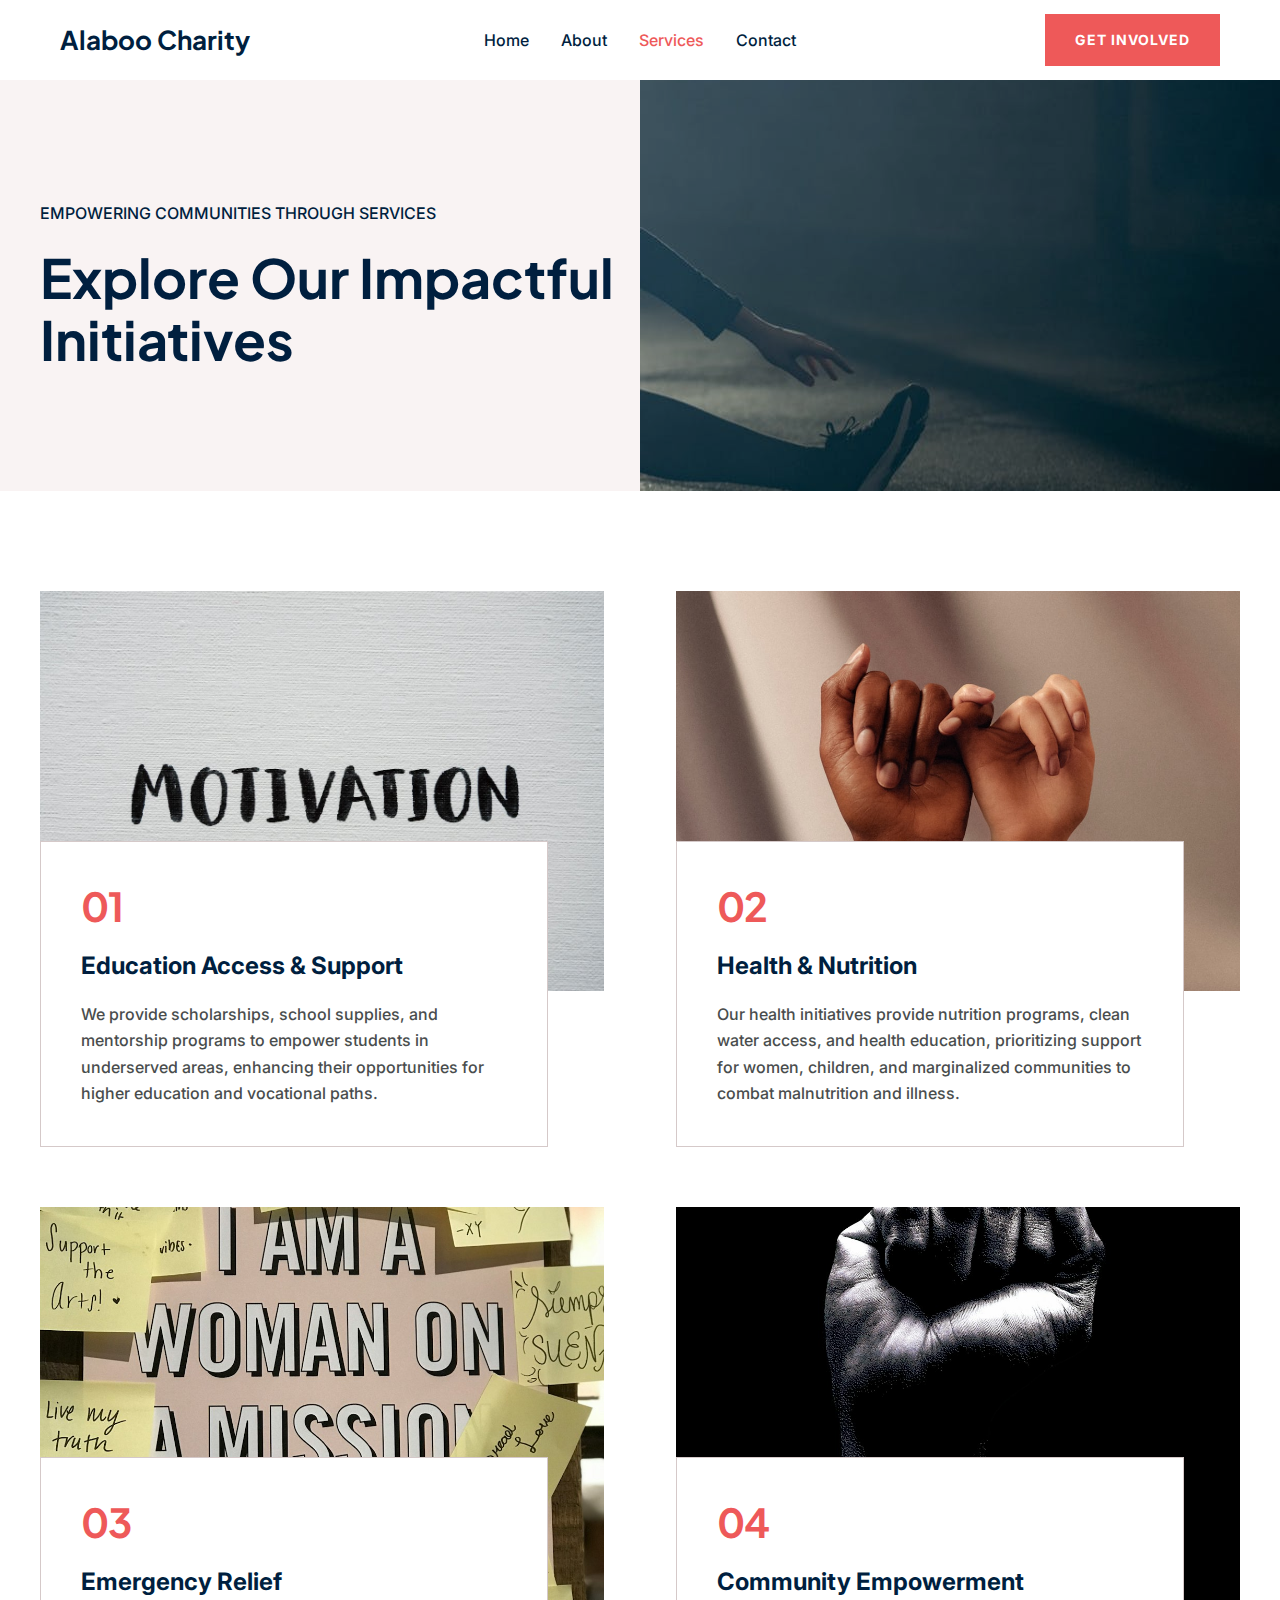
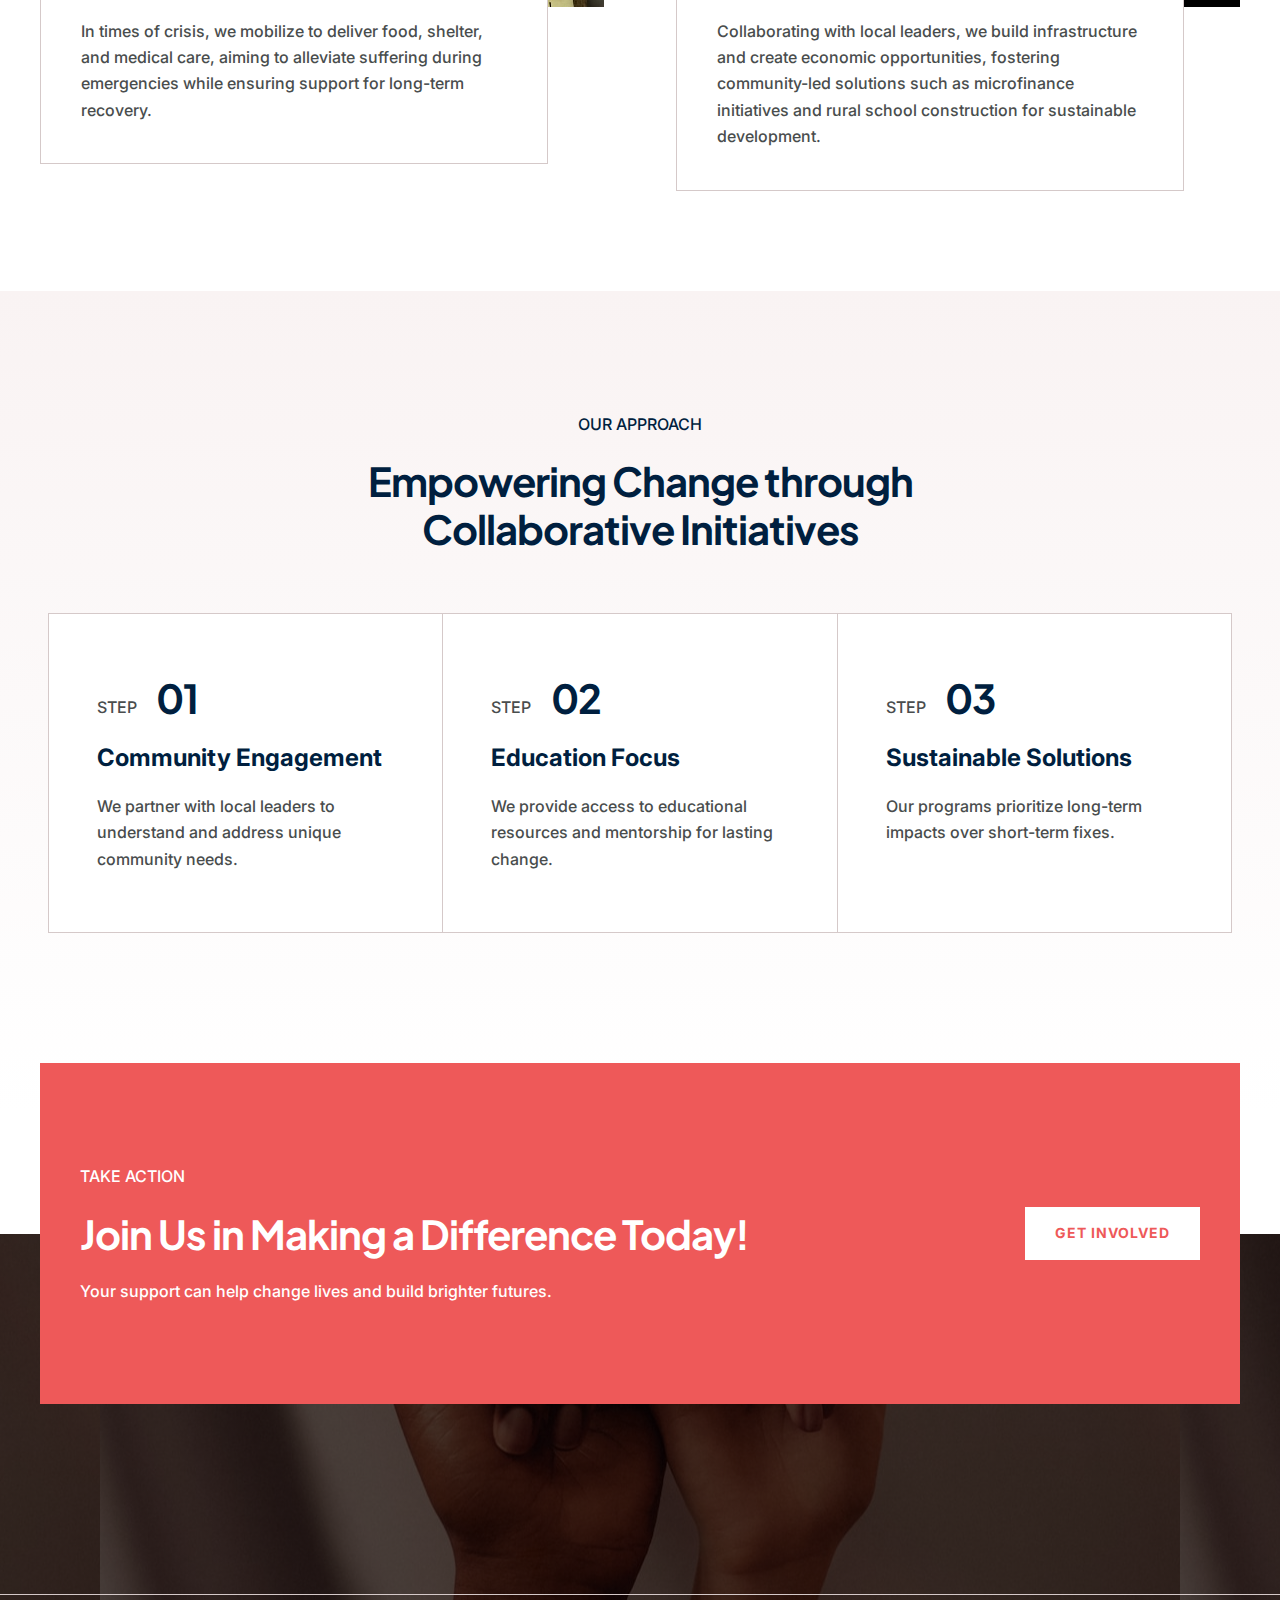
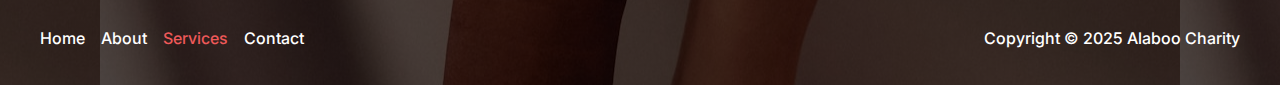
<file: services/index.html>
<!DOCTYPE html>
<html lang="en-US">
<head>
<meta charset="UTF-8">
<meta name="viewport" content="width=device-width, initial-scale=1">
	<link rel="profile" href="https://gmpg.org/xfn/11"> 
	<title>Services &#8211; Alaboo Charity</title>
<meta name="robots" content="max-image-preview:large">
	<style>img:is([sizes="auto" i], [sizes^="auto," i]) { contain-intrinsic-size: 3000px 1500px }</style>
	<link rel="dns-prefetch" href="//fonts.googleapis.com">
<link rel="alternate" type="application/rss+xml" title="Alaboo Charity &raquo; Feed" href="./../feed/index.html">
<link rel="alternate" type="application/rss+xml" title="Alaboo Charity &raquo; Comments Feed" href="./../comments/feed/index.html">
<script>
window._wpemojiSettings = {"baseUrl":"https:\/\/s.w.org\/images\/core\/emoji\/15.1.0\/72x72\/","ext":".png","svgUrl":"https:\/\/s.w.org\/images\/core\/emoji\/15.1.0\/svg\/","svgExt":".svg","source":{"concatemoji":".\/\/wp-includes\/js\/wp-emoji-release.min.js?ver=6.8.1"}};
/*! This file is auto-generated */
!function(i,n){var o,s,e;function c(e){try{var t={supportTests:e,timestamp:(new Date).valueOf()};sessionStorage.setItem(o,JSON.stringify(t))}catch(e){}}function p(e,t,n){e.clearRect(0,0,e.canvas.width,e.canvas.height),e.fillText(t,0,0);var t=new Uint32Array(e.getImageData(0,0,e.canvas.width,e.canvas.height).data),r=(e.clearRect(0,0,e.canvas.width,e.canvas.height),e.fillText(n,0,0),new Uint32Array(e.getImageData(0,0,e.canvas.width,e.canvas.height).data));return t.every(function(e,t){return e===r[t]})}function u(e,t,n){switch(t){case"flag":return n(e,"🏳️‍⚧️","🏳️​⚧️")?!1:!n(e,"🇺🇳","🇺​🇳")&&!n(e,"🏴󠁧󠁢󠁥󠁮󠁧󠁿","🏴​󠁧​󠁢​󠁥​󠁮​󠁧​󠁿");case"emoji":return!n(e,"🐦‍🔥","🐦​🔥")}return!1}function f(e,t,n){var r="undefined"!=typeof WorkerGlobalScope&&self instanceof WorkerGlobalScope?new OffscreenCanvas(300,150):i.createElement("canvas"),a=r.getContext("2d",{willReadFrequently:!0}),o=(a.textBaseline="top",a.font="600 32px Arial",{});return e.forEach(function(e){o[e]=t(a,e,n)}),o}function t(e){var t=i.createElement("script");t.src=e,t.defer=!0,i.head.appendChild(t)}"undefined"!=typeof Promise&&(o="wpEmojiSettingsSupports",s=["flag","emoji"],n.supports={everything:!0,everythingExceptFlag:!0},e=new Promise(function(e){i.addEventListener("DOMContentLoaded",e,{once:!0})}),new Promise(function(t){var n=function(){try{var e=JSON.parse(sessionStorage.getItem(o));if("object"==typeof e&&"number"==typeof e.timestamp&&(new Date).valueOf()<e.timestamp+604800&&"object"==typeof e.supportTests)return e.supportTests}catch(e){}return null}();if(!n){if("undefined"!=typeof Worker&&"undefined"!=typeof OffscreenCanvas&&"undefined"!=typeof URL&&URL.createObjectURL&&"undefined"!=typeof Blob)try{var e="postMessage("+f.toString()+"("+[JSON.stringify(s),u.toString(),p.toString()].join(",")+"));",r=new Blob([e],{type:"text/javascript"}),a=new Worker(URL.createObjectURL(r),{name:"wpTestEmojiSupports"});return void(a.onmessage=function(e){c(n=e.data),a.terminate(),t(n)})}catch(e){}c(n=f(s,u,p))}t(n)}).then(function(e){for(var t in e)n.supports[t]=e[t],n.supports.everything=n.supports.everything&&n.supports[t],"flag"!==t&&(n.supports.everythingExceptFlag=n.supports.everythingExceptFlag&&n.supports[t]);n.supports.everythingExceptFlag=n.supports.everythingExceptFlag&&!n.supports.flag,n.DOMReady=!1,n.readyCallback=function(){n.DOMReady=!0}}).then(function(){return e}).then(function(){var e;n.supports.everything||(n.readyCallback(),(e=n.source||{}).concatemoji?t(e.concatemoji):e.wpemoji&&e.twemoji&&(t(e.twemoji),t(e.wpemoji)))}))}((window,document),window._wpemojiSettings);
</script>
<link rel="stylesheet" id="astra-theme-css-css" href="./../wp-content/themes/astra/assets/css/minified/main.min.css?ver=4.11.0" media="all">
<style id="astra-theme-css-inline-css">:root{--ast-post-nav-space:0;--ast-container-default-xlg-padding:2.5em;--ast-container-default-lg-padding:2.5em;--ast-container-default-slg-padding:2em;--ast-container-default-md-padding:2.5em;--ast-container-default-sm-padding:2.5em;--ast-container-default-xs-padding:2.4em;--ast-container-default-xxs-padding:1.8em;--ast-code-block-background:#ECEFF3;--ast-comment-inputs-background:#F9FAFB;--ast-normal-container-width:1200px;--ast-narrow-container-width:750px;--ast-blog-title-font-weight:600;--ast-blog-meta-weight:600;--ast-global-color-primary:var(--ast-global-color-5);--ast-global-color-secondary:var(--ast-global-color-4);--ast-global-color-alternate-background:var(--ast-global-color-7);--ast-global-color-subtle-background:var(--ast-global-color-6);--ast-bg-style-guide:#F8FAFC;--ast-shadow-style-guide:0px 0px 4px 0 #00000057;--ast-global-dark-bg-style:#fff;--ast-global-dark-lfs:#fbfbfb;--ast-widget-bg-color:#fafafa;--ast-wc-container-head-bg-color:#fbfbfb;--ast-title-layout-bg:#eeeeee;--ast-search-border-color:#e7e7e7;--ast-lifter-hover-bg:#e6e6e6;--ast-gallery-block-color:#000;--srfm-color-input-label:var(--ast-global-color-2);}html{font-size:100%;}a{color:var(--ast-global-color-0);}a:hover,a:focus{color:var(--ast-global-color-1);}body,button,input,select,textarea,.ast-button,.ast-custom-button{font-family:'Inter',sans-serif;font-weight:500;font-size:16px;font-size:1rem;line-height:var(--ast-body-line-height,1.65);}blockquote{color:var(--ast-global-color-3);}h1,.entry-content h1,h2,.entry-content h2,h3,.entry-content h3,h4,.entry-content h4,h5,.entry-content h5,h6,.entry-content h6,.site-title,.site-title a{font-family:'Plus Jakarta Sans',sans-serif;font-weight:700;}.ast-site-identity .site-title a{color:var(--ast-global-color-2);}.site-title{font-size:26px;font-size:1.625rem;display:block;}.site-header .site-description{font-size:15px;font-size:0.9375rem;display:none;}.entry-title{font-size:24px;font-size:1.5rem;}.ast-blog-single-element.ast-taxonomy-container a{font-size:14px;font-size:0.875rem;}.ast-blog-meta-container{font-size:13px;font-size:0.8125rem;}.archive .ast-article-post .ast-article-inner,.blog .ast-article-post .ast-article-inner,.archive .ast-article-post .ast-article-inner:hover,.blog .ast-article-post .ast-article-inner:hover{border-top-left-radius:0px;border-top-right-radius:0px;border-bottom-right-radius:0px;border-bottom-left-radius:0px;overflow:hidden;}h1,.entry-content h1{font-size:54px;font-size:3.375rem;font-weight:700;font-family:'Plus Jakarta Sans',sans-serif;line-height:1.15em;text-transform:capitalize;}h2,.entry-content h2{font-size:40px;font-size:2.5rem;font-weight:700;font-family:'Plus Jakarta Sans',sans-serif;line-height:1.2em;letter-spacing:-1px;}h3,.entry-content h3{font-size:28px;font-size:1.75rem;font-weight:700;font-family:'Plus Jakarta Sans',sans-serif;line-height:1.3em;letter-spacing:-1px;}h4,.entry-content h4{font-size:20px;font-size:1.25rem;line-height:1.3em;font-weight:700;font-family:'Plus Jakarta Sans',sans-serif;}h5,.entry-content h5{font-size:18px;font-size:1.125rem;line-height:1.45em;font-weight:700;font-family:'Plus Jakarta Sans',sans-serif;}h6,.entry-content h6{font-size:14px;font-size:0.875rem;line-height:1.6em;font-weight:700;font-family:'Plus Jakarta Sans',sans-serif;}::selection{background-color:var(--ast-global-color-0);color:#000000;}body,h1,.entry-title a,.entry-content h1,h2,.entry-content h2,h3,.entry-content h3,h4,.entry-content h4,h5,.entry-content h5,h6,.entry-content h6{color:var(--ast-global-color-3);}.tagcloud a:hover,.tagcloud a:focus,.tagcloud a.current-item{color:#000000;border-color:var(--ast-global-color-0);background-color:var(--ast-global-color-0);}input:focus,input[type="text"]:focus,input[type="email"]:focus,input[type="url"]:focus,input[type="password"]:focus,input[type="reset"]:focus,input[type="search"]:focus,textarea:focus{border-color:var(--ast-global-color-0);}input[type="radio"]:checked,input[type=reset],input[type="checkbox"]:checked,input[type="checkbox"]:hover:checked,input[type="checkbox"]:focus:checked,input[type=range]::-webkit-slider-thumb{border-color:var(--ast-global-color-0);background-color:var(--ast-global-color-0);box-shadow:none;}.site-footer a:hover + .post-count,.site-footer a:focus + .post-count{background:var(--ast-global-color-0);border-color:var(--ast-global-color-0);}.single .nav-links .nav-previous,.single .nav-links .nav-next{color:var(--ast-global-color-0);}.entry-meta,.entry-meta *{line-height:1.45;color:var(--ast-global-color-0);font-weight:600;}.entry-meta a:not(.ast-button):hover,.entry-meta a:not(.ast-button):hover *,.entry-meta a:not(.ast-button):focus,.entry-meta a:not(.ast-button):focus *,.page-links > .page-link,.page-links .page-link:hover,.post-navigation a:hover{color:var(--ast-global-color-1);}#cat option,.secondary .calendar_wrap thead a,.secondary .calendar_wrap thead a:visited{color:var(--ast-global-color-0);}.secondary .calendar_wrap #today,.ast-progress-val span{background:var(--ast-global-color-0);}.secondary a:hover + .post-count,.secondary a:focus + .post-count{background:var(--ast-global-color-0);border-color:var(--ast-global-color-0);}.calendar_wrap #today > a{color:#000000;}.page-links .page-link,.single .post-navigation a{color:var(--ast-global-color-3);}.ast-search-menu-icon .search-form button.search-submit{padding:0 4px;}.ast-search-menu-icon form.search-form{padding-right:0;}.ast-search-menu-icon.slide-search input.search-field{width:0;}.ast-header-search .ast-search-menu-icon.ast-dropdown-active .search-form,.ast-header-search .ast-search-menu-icon.ast-dropdown-active .search-field:focus{transition:all 0.2s;}.search-form input.search-field:focus{outline:none;}.ast-search-menu-icon .search-form button.search-submit:focus,.ast-theme-transparent-header .ast-header-search .ast-dropdown-active .ast-icon,.ast-theme-transparent-header .ast-inline-search .search-field:focus .ast-icon{color:var(--ast-global-color-1);}.ast-header-search .slide-search .search-form{border:2px solid var(--ast-global-color-0);}.ast-header-search .slide-search .search-field{background-color:(--ast-global-dark-bg-style);}.ast-archive-title{color:var(--ast-global-color-2);}.widget-title{font-size:22px;font-size:1.375rem;color:var(--ast-global-color-2);}.ast-single-post .entry-content a,.ast-comment-content a:not(.ast-comment-edit-reply-wrap a){text-decoration:underline;}.ast-single-post .elementor-widget-button .elementor-button,.ast-single-post .entry-content .uagb-tab a,.ast-single-post .entry-content .uagb-ifb-cta a,.ast-single-post .entry-content .uabb-module-content a,.ast-single-post .entry-content .uagb-post-grid a,.ast-single-post .entry-content .uagb-timeline a,.ast-single-post .entry-content .uagb-toc__wrap a,.ast-single-post .entry-content .uagb-taxomony-box a,.ast-single-post .entry-content .woocommerce a,.entry-content .wp-block-latest-posts > li > a,.ast-single-post .entry-content .wp-block-file__button,a.ast-post-filter-single,.ast-single-post .ast-comment-content .comment-reply-link,.ast-single-post .ast-comment-content .comment-edit-link{text-decoration:none;}.ast-search-menu-icon.slide-search a:focus-visible:focus-visible,.astra-search-icon:focus-visible,#close:focus-visible,a:focus-visible,.ast-menu-toggle:focus-visible,.site .skip-link:focus-visible,.wp-block-loginout input:focus-visible,.wp-block-search.wp-block-search__button-inside .wp-block-search__inside-wrapper,.ast-header-navigation-arrow:focus-visible,.woocommerce .wc-proceed-to-checkout > .checkout-button:focus-visible,.woocommerce .woocommerce-MyAccount-navigation ul li a:focus-visible,.ast-orders-table__row .ast-orders-table__cell:focus-visible,.woocommerce .woocommerce-order-details .order-again > .button:focus-visible,.woocommerce .woocommerce-message a.button.wc-forward:focus-visible,.woocommerce #minus_qty:focus-visible,.woocommerce #plus_qty:focus-visible,a#ast-apply-coupon:focus-visible,.woocommerce .woocommerce-info a:focus-visible,.woocommerce .astra-shop-summary-wrap a:focus-visible,.woocommerce a.wc-forward:focus-visible,#ast-apply-coupon:focus-visible,.woocommerce-js .woocommerce-mini-cart-item a.remove:focus-visible,#close:focus-visible,.button.search-submit:focus-visible,#search_submit:focus,.normal-search:focus-visible,.ast-header-account-wrap:focus-visible,.woocommerce .ast-on-card-button.ast-quick-view-trigger:focus{outline-style:dotted;outline-color:inherit;outline-width:thin;}input:focus,input[type="text"]:focus,input[type="email"]:focus,input[type="url"]:focus,input[type="password"]:focus,input[type="reset"]:focus,input[type="search"]:focus,input[type="number"]:focus,textarea:focus,.wp-block-search__input:focus,[data-section="section-header-mobile-trigger"] .ast-button-wrap .ast-mobile-menu-trigger-minimal:focus,.ast-mobile-popup-drawer.active .menu-toggle-close:focus,.woocommerce-ordering select.orderby:focus,#ast-scroll-top:focus,#coupon_code:focus,.woocommerce-page #comment:focus,.woocommerce #reviews #respond input#submit:focus,.woocommerce a.add_to_cart_button:focus,.woocommerce .button.single_add_to_cart_button:focus,.woocommerce .woocommerce-cart-form button:focus,.woocommerce .woocommerce-cart-form__cart-item .quantity .qty:focus,.woocommerce .woocommerce-billing-fields .woocommerce-billing-fields__field-wrapper .woocommerce-input-wrapper > .input-text:focus,.woocommerce #order_comments:focus,.woocommerce #place_order:focus,.woocommerce .woocommerce-address-fields .woocommerce-address-fields__field-wrapper .woocommerce-input-wrapper > .input-text:focus,.woocommerce .woocommerce-MyAccount-content form button:focus,.woocommerce .woocommerce-MyAccount-content .woocommerce-EditAccountForm .woocommerce-form-row .woocommerce-Input.input-text:focus,.woocommerce .ast-woocommerce-container .woocommerce-pagination ul.page-numbers li a:focus,body #content .woocommerce form .form-row .select2-container--default .select2-selection--single:focus,#ast-coupon-code:focus,.woocommerce.woocommerce-js .quantity input[type=number]:focus,.woocommerce-js .woocommerce-mini-cart-item .quantity input[type=number]:focus,.woocommerce p#ast-coupon-trigger:focus{border-style:dotted;border-color:inherit;border-width:thin;}input{outline:none;}.ast-logo-title-inline .site-logo-img{padding-right:1em;}body .ast-oembed-container *{position:absolute;top:0;width:100%;height:100%;left:0;}body .wp-block-embed-pocket-casts .ast-oembed-container *{position:unset;}.ast-single-post-featured-section + article {margin-top: 2em;}.site-content .ast-single-post-featured-section img {width: 100%;overflow: hidden;object-fit: cover;}.ast-separate-container .site-content .ast-single-post-featured-section + article {margin-top: -80px;z-index: 9;position: relative;border-radius: 4px;}@media (min-width: 922px) {.ast-no-sidebar .site-content .ast-article-image-container--wide {margin-left: -120px;margin-right: -120px;max-width: unset;width: unset;}.ast-left-sidebar .site-content .ast-article-image-container--wide,.ast-right-sidebar .site-content .ast-article-image-container--wide {margin-left: -10px;margin-right: -10px;}.site-content .ast-article-image-container--full {margin-left: calc( -50vw + 50%);margin-right: calc( -50vw + 50%);max-width: 100vw;width: 100vw;}.ast-left-sidebar .site-content .ast-article-image-container--full,.ast-right-sidebar .site-content .ast-article-image-container--full {margin-left: -10px;margin-right: -10px;max-width: inherit;width: auto;}}.site > .ast-single-related-posts-container {margin-top: 0;}@media (min-width: 922px) {.ast-desktop .ast-container--narrow {max-width: var(--ast-narrow-container-width);margin: 0 auto;}}input[type="text"],input[type="number"],input[type="email"],input[type="url"],input[type="password"],input[type="search"],input[type=reset],input[type=tel],input[type=date],select,textarea{font-size:16px;font-style:normal;font-weight:400;line-height:24px;width:100%;padding:12px 16px;border-radius:4px;box-shadow:0px 1px 2px 0px rgba(0,0,0,0.05);color:var(--ast-form-input-text,#475569);}input[type="text"],input[type="number"],input[type="email"],input[type="url"],input[type="password"],input[type="search"],input[type=reset],input[type=tel],input[type=date],select{height:40px;}input[type="date"]{border-width:1px;border-style:solid;border-color:var(--ast-border-color);background:var( --ast-global-color-secondary,--ast-global-color-5 );}input[type="text"]:focus,input[type="number"]:focus,input[type="email"]:focus,input[type="url"]:focus,input[type="password"]:focus,input[type="search"]:focus,input[type=reset]:focus,input[type="tel"]:focus,input[type="date"]:focus,select:focus,textarea:focus{border-color:#046BD2;box-shadow:none;outline:none;color:var(--ast-form-input-focus-text,#475569);}label,legend{color:#111827;font-size:14px;font-style:normal;font-weight:500;line-height:20px;}select{padding:6px 10px;}fieldset{padding:30px;border-radius:4px;}button,.ast-button,.button,input[type="button"],input[type="reset"],input[type="submit"]{border-radius:4px;box-shadow:0px 1px 2px 0px rgba(0,0,0,0.05);}:root{--ast-comment-inputs-background:#FFF;}::placeholder{color:var(--ast-form-field-color,#9CA3AF);}::-ms-input-placeholder{color:var(--ast-form-field-color,#9CA3AF);}@media (max-width:921.9px){#ast-desktop-header{display:none;}}@media (min-width:922px){#ast-mobile-header{display:none;}}.wp-block-buttons.aligncenter{justify-content:center;}@media (max-width:921px){.ast-theme-transparent-header #primary,.ast-theme-transparent-header #secondary{padding:0;}}@media (max-width:921px){.ast-plain-container.ast-no-sidebar #primary{padding:0;}}.ast-plain-container.ast-no-sidebar #primary{margin-top:0;margin-bottom:0;}@media (max-width:921px){.ast-separate-container #primary,.ast-narrow-container #primary{padding-top:0px;}}@media (max-width:544px){.ast-separate-container #primary,.ast-narrow-container #primary{padding-top:0px;}}@media (max-width:921px){.ast-separate-container #primary,.ast-narrow-container #primary{padding-bottom:0px;}}@media (max-width:544px){.ast-separate-container #primary,.ast-narrow-container #primary{padding-bottom:0px;}}.wp-block-button.is-style-outline .wp-block-button__link{border-color:var(--ast-global-color-0);border-top-width:2px;border-right-width:2px;border-bottom-width:2px;border-left-width:2px;}div.wp-block-button.is-style-outline > .wp-block-button__link:not(.has-text-color),div.wp-block-button.wp-block-button__link.is-style-outline:not(.has-text-color){color:var(--ast-global-color-0);}.wp-block-button.is-style-outline .wp-block-button__link:hover,.wp-block-buttons .wp-block-button.is-style-outline .wp-block-button__link:focus,.wp-block-buttons .wp-block-button.is-style-outline > .wp-block-button__link:not(.has-text-color):hover,.wp-block-buttons .wp-block-button.wp-block-button__link.is-style-outline:not(.has-text-color):hover{color:#ffffff;background-color:var(--ast-global-color-1);border-color:var(--ast-global-color-1);}.post-page-numbers.current .page-link,.ast-pagination .page-numbers.current{color:#000000;border-color:var(--ast-global-color-0);background-color:var(--ast-global-color-0);}.wp-block-button.is-style-outline .wp-block-button__link{border-top-width:2px;border-right-width:2px;border-bottom-width:2px;border-left-width:2px;}.wp-block-buttons .wp-block-button.is-style-outline .wp-block-button__link.wp-element-button,.ast-outline-button,.wp-block-uagb-buttons-child .uagb-buttons-repeater.ast-outline-button{border-color:var(--ast-global-color-0);border-top-width:2px;border-right-width:2px;border-bottom-width:2px;border-left-width:2px;font-family:inherit;font-weight:700;font-size:14px;font-size:0.875rem;line-height:1.6em;letter-spacing:1px;padding-top:13px;padding-right:28px;padding-bottom:13px;padding-left:28px;border-top-left-radius:0px;border-top-right-radius:0px;border-bottom-right-radius:0px;border-bottom-left-radius:0px;}.wp-block-buttons .wp-block-button.is-style-outline > .wp-block-button__link:not(.has-text-color),.wp-block-buttons .wp-block-button.wp-block-button__link.is-style-outline:not(.has-text-color),.ast-outline-button{color:var(--ast-global-color-0);}.wp-block-button.is-style-outline .wp-block-button__link:hover,.wp-block-buttons .wp-block-button.is-style-outline .wp-block-button__link:focus,.wp-block-buttons .wp-block-button.is-style-outline > .wp-block-button__link:not(.has-text-color):hover,.wp-block-buttons .wp-block-button.wp-block-button__link.is-style-outline:not(.has-text-color):hover,.ast-outline-button:hover,.ast-outline-button:focus,.wp-block-uagb-buttons-child .uagb-buttons-repeater.ast-outline-button:hover,.wp-block-uagb-buttons-child .uagb-buttons-repeater.ast-outline-button:focus{color:#ffffff;background-color:var(--ast-global-color-1);border-color:var(--ast-global-color-1);}.ast-single-post .entry-content a.ast-outline-button,.ast-single-post .entry-content .is-style-outline>.wp-block-button__link{text-decoration:none;}.wp-block-button .wp-block-button__link.wp-element-button.is-style-outline:not(.has-background),.wp-block-button.is-style-outline>.wp-block-button__link.wp-element-button:not(.has-background),.ast-outline-button{background-color:rgba(0,0,0,0);}.uagb-buttons-repeater.ast-outline-button{border-radius:9999px;}@media (max-width:921px){.wp-block-buttons .wp-block-button.is-style-outline .wp-block-button__link.wp-element-button,.ast-outline-button,.wp-block-uagb-buttons-child .uagb-buttons-repeater.ast-outline-button{font-size:14px;font-size:0.875rem;padding-top:13px;padding-right:26px;padding-bottom:13px;padding-left:26px;}}@media (max-width:544px){.wp-block-buttons .wp-block-button.is-style-outline .wp-block-button__link.wp-element-button,.ast-outline-button,.wp-block-uagb-buttons-child .uagb-buttons-repeater.ast-outline-button{font-size:14px;font-size:0.875rem;padding-top:13px;padding-right:26px;padding-bottom:13px;padding-left:26px;}}.entry-content[data-ast-blocks-layout] > figure{margin-bottom:1em;}h1.widget-title{font-weight:700;}h2.widget-title{font-weight:700;}h3.widget-title{font-weight:700;}#page{display:flex;flex-direction:column;min-height:100vh;}.ast-404-layout-1 h1.page-title{color:var(--ast-global-color-2);}.single .post-navigation a{line-height:1em;height:inherit;}.error-404 .page-sub-title{font-size:1.5rem;font-weight:inherit;}.search .site-content .content-area .search-form{margin-bottom:0;}#page .site-content{flex-grow:1;}.widget{margin-bottom:1.25em;}#secondary li{line-height:1.5em;}#secondary .wp-block-group h2{margin-bottom:0.7em;}#secondary h2{font-size:1.7rem;}.ast-separate-container .ast-article-post,.ast-separate-container .ast-article-single,.ast-separate-container .comment-respond{padding:3em;}.ast-separate-container .ast-article-single .ast-article-single{padding:0;}.ast-article-single .wp-block-post-template-is-layout-grid{padding-left:0;}.ast-separate-container .comments-title,.ast-narrow-container .comments-title{padding:1.5em 2em;}.ast-page-builder-template .comment-form-textarea,.ast-comment-formwrap .ast-grid-common-col{padding:0;}.ast-comment-formwrap{padding:0;display:inline-flex;column-gap:20px;width:100%;margin-left:0;margin-right:0;}.comments-area textarea#comment:focus,.comments-area textarea#comment:active,.comments-area .ast-comment-formwrap input[type="text"]:focus,.comments-area .ast-comment-formwrap input[type="text"]:active {box-shadow:none;outline:none;}.archive.ast-page-builder-template .entry-header{margin-top:2em;}.ast-page-builder-template .ast-comment-formwrap{width:100%;}.entry-title{margin-bottom:0.6em;}.ast-archive-description p{font-size:inherit;font-weight:inherit;line-height:inherit;}.ast-separate-container .ast-comment-list li.depth-1,.hentry{margin-bottom:1.5em;}.site-content section.ast-archive-description{margin-bottom:2em;}@media (min-width:921px){.ast-left-sidebar.ast-page-builder-template #secondary,.archive.ast-right-sidebar.ast-page-builder-template .site-main{padding-left:20px;padding-right:20px;}}@media (max-width:544px){.ast-comment-formwrap.ast-row{column-gap:10px;display:inline-block;}#ast-commentform .ast-grid-common-col{position:relative;width:100%;}}@media (min-width:1201px){.ast-separate-container .ast-article-post,.ast-separate-container .ast-article-single,.ast-separate-container .ast-author-box,.ast-separate-container .ast-404-layout-1,.ast-separate-container .no-results{padding:3em;}}@media (max-width:921px){.ast-separate-container #primary,.ast-separate-container #secondary{padding:1.5em 0;}#primary,#secondary{padding:1.5em 0;margin:0;}.ast-left-sidebar #content > .ast-container{display:flex;flex-direction:column-reverse;width:100%;}}@media (min-width:922px){.ast-separate-container.ast-right-sidebar #primary,.ast-separate-container.ast-left-sidebar #primary{border:0;}.search-no-results.ast-separate-container #primary{margin-bottom:4em;}}.wp-block-button .wp-block-button__link{color:#ffffff;}.wp-block-button .wp-block-button__link:hover,.wp-block-button .wp-block-button__link:focus{color:#ffffff;background-color:var(--ast-global-color-1);border-color:var(--ast-global-color-1);}.wp-block-button .wp-block-button__link,.wp-block-search .wp-block-search__button,body .wp-block-file .wp-block-file__button{border-style:solid;border-top-width:2px;border-right-width:2px;border-left-width:2px;border-bottom-width:2px;border-color:var(--ast-global-color-0);background-color:var(--ast-global-color-0);color:#ffffff;font-family:inherit;font-weight:700;line-height:1.6em;text-transform:uppercase;letter-spacing:1px;font-size:14px;font-size:0.875rem;border-top-left-radius:0px;border-top-right-radius:0px;border-bottom-right-radius:0px;border-bottom-left-radius:0px;padding-top:13px;padding-right:28px;padding-bottom:13px;padding-left:28px;}.ast-single-post .entry-content .wp-block-button .wp-block-button__link,.ast-single-post .entry-content .wp-block-search .wp-block-search__button,body .entry-content .wp-block-file .wp-block-file__button{text-decoration:none;}@media (max-width:921px){.wp-block-button .wp-block-button__link,.wp-block-search .wp-block-search__button,body .wp-block-file .wp-block-file__button{font-size:14px;font-size:0.875rem;padding-top:13px;padding-right:26px;padding-bottom:13px;padding-left:26px;}}@media (max-width:544px){.wp-block-button .wp-block-button__link,.wp-block-search .wp-block-search__button,body .wp-block-file .wp-block-file__button{font-size:14px;font-size:0.875rem;padding-top:13px;padding-right:26px;padding-bottom:13px;padding-left:26px;}}.menu-toggle,button,.ast-button,.ast-custom-button,.button,input#submit,input[type="button"],input[type="submit"],input[type="reset"],#comments .submit,.search .search-submit,form[CLASS*="wp-block-search__"].wp-block-search .wp-block-search__inside-wrapper .wp-block-search__button,body .wp-block-file .wp-block-file__button,.search .search-submit,.woocommerce-js a.button,.woocommerce button.button,.woocommerce .woocommerce-message a.button,.woocommerce #respond input#submit.alt,.woocommerce input.button.alt,.woocommerce input.button,.woocommerce input.button:disabled,.woocommerce input.button:disabled[disabled],.woocommerce input.button:disabled:hover,.woocommerce input.button:disabled[disabled]:hover,.woocommerce #respond input#submit,.woocommerce button.button.alt.disabled,.wc-block-grid__products .wc-block-grid__product .wp-block-button__link,.wc-block-grid__product-onsale,[CLASS*="wc-block"] button,.woocommerce-js .astra-cart-drawer .astra-cart-drawer-content .woocommerce-mini-cart__buttons .button:not(.checkout):not(.ast-continue-shopping),.woocommerce-js .astra-cart-drawer .astra-cart-drawer-content .woocommerce-mini-cart__buttons a.checkout,.woocommerce button.button.alt.disabled.wc-variation-selection-needed,[CLASS*="wc-block"] .wc-block-components-button{border-style:solid;border-top-width:2px;border-right-width:2px;border-left-width:2px;border-bottom-width:2px;color:#ffffff;border-color:var(--ast-global-color-0);background-color:var(--ast-global-color-0);padding-top:13px;padding-right:28px;padding-bottom:13px;padding-left:28px;font-family:inherit;font-weight:700;font-size:14px;font-size:0.875rem;line-height:1.6em;text-transform:uppercase;letter-spacing:1px;border-top-left-radius:0px;border-top-right-radius:0px;border-bottom-right-radius:0px;border-bottom-left-radius:0px;}button:focus,.menu-toggle:hover,button:hover,.ast-button:hover,.ast-custom-button:hover .button:hover,.ast-custom-button:hover ,input[type=reset]:hover,input[type=reset]:focus,input#submit:hover,input#submit:focus,input[type="button"]:hover,input[type="button"]:focus,input[type="submit"]:hover,input[type="submit"]:focus,form[CLASS*="wp-block-search__"].wp-block-search .wp-block-search__inside-wrapper .wp-block-search__button:hover,form[CLASS*="wp-block-search__"].wp-block-search .wp-block-search__inside-wrapper .wp-block-search__button:focus,body .wp-block-file .wp-block-file__button:hover,body .wp-block-file .wp-block-file__button:focus,.woocommerce-js a.button:hover,.woocommerce button.button:hover,.woocommerce .woocommerce-message a.button:hover,.woocommerce #respond input#submit:hover,.woocommerce #respond input#submit.alt:hover,.woocommerce input.button.alt:hover,.woocommerce input.button:hover,.woocommerce button.button.alt.disabled:hover,.wc-block-grid__products .wc-block-grid__product .wp-block-button__link:hover,[CLASS*="wc-block"] button:hover,.woocommerce-js .astra-cart-drawer .astra-cart-drawer-content .woocommerce-mini-cart__buttons .button:not(.checkout):not(.ast-continue-shopping):hover,.woocommerce-js .astra-cart-drawer .astra-cart-drawer-content .woocommerce-mini-cart__buttons a.checkout:hover,.woocommerce button.button.alt.disabled.wc-variation-selection-needed:hover,[CLASS*="wc-block"] .wc-block-components-button:hover,[CLASS*="wc-block"] .wc-block-components-button:focus{color:#ffffff;background-color:var(--ast-global-color-1);border-color:var(--ast-global-color-1);}form[CLASS*="wp-block-search__"].wp-block-search .wp-block-search__inside-wrapper .wp-block-search__button.has-icon{padding-top:calc(13px - 3px);padding-right:calc(28px - 3px);padding-bottom:calc(13px - 3px);padding-left:calc(28px - 3px);}@media (max-width:921px){.menu-toggle,button,.ast-button,.ast-custom-button,.button,input#submit,input[type="button"],input[type="submit"],input[type="reset"],#comments .submit,.search .search-submit,form[CLASS*="wp-block-search__"].wp-block-search .wp-block-search__inside-wrapper .wp-block-search__button,body .wp-block-file .wp-block-file__button,.search .search-submit,.woocommerce-js a.button,.woocommerce button.button,.woocommerce .woocommerce-message a.button,.woocommerce #respond input#submit.alt,.woocommerce input.button.alt,.woocommerce input.button,.woocommerce input.button:disabled,.woocommerce input.button:disabled[disabled],.woocommerce input.button:disabled:hover,.woocommerce input.button:disabled[disabled]:hover,.woocommerce #respond input#submit,.woocommerce button.button.alt.disabled,.wc-block-grid__products .wc-block-grid__product .wp-block-button__link,.wc-block-grid__product-onsale,[CLASS*="wc-block"] button,.woocommerce-js .astra-cart-drawer .astra-cart-drawer-content .woocommerce-mini-cart__buttons .button:not(.checkout):not(.ast-continue-shopping),.woocommerce-js .astra-cart-drawer .astra-cart-drawer-content .woocommerce-mini-cart__buttons a.checkout,.woocommerce button.button.alt.disabled.wc-variation-selection-needed,[CLASS*="wc-block"] .wc-block-components-button{padding-top:13px;padding-right:26px;padding-bottom:13px;padding-left:26px;font-size:14px;font-size:0.875rem;}}@media (max-width:544px){.menu-toggle,button,.ast-button,.ast-custom-button,.button,input#submit,input[type="button"],input[type="submit"],input[type="reset"],#comments .submit,.search .search-submit,form[CLASS*="wp-block-search__"].wp-block-search .wp-block-search__inside-wrapper .wp-block-search__button,body .wp-block-file .wp-block-file__button,.search .search-submit,.woocommerce-js a.button,.woocommerce button.button,.woocommerce .woocommerce-message a.button,.woocommerce #respond input#submit.alt,.woocommerce input.button.alt,.woocommerce input.button,.woocommerce input.button:disabled,.woocommerce input.button:disabled[disabled],.woocommerce input.button:disabled:hover,.woocommerce input.button:disabled[disabled]:hover,.woocommerce #respond input#submit,.woocommerce button.button.alt.disabled,.wc-block-grid__products .wc-block-grid__product .wp-block-button__link,.wc-block-grid__product-onsale,[CLASS*="wc-block"] button,.woocommerce-js .astra-cart-drawer .astra-cart-drawer-content .woocommerce-mini-cart__buttons .button:not(.checkout):not(.ast-continue-shopping),.woocommerce-js .astra-cart-drawer .astra-cart-drawer-content .woocommerce-mini-cart__buttons a.checkout,.woocommerce button.button.alt.disabled.wc-variation-selection-needed,[CLASS*="wc-block"] .wc-block-components-button{padding-top:13px;padding-right:26px;padding-bottom:13px;padding-left:26px;font-size:14px;font-size:0.875rem;}}@media (max-width:921px){.menu-toggle,button,.ast-button,.button,input#submit,input[type="button"],input[type="submit"],input[type="reset"]{font-size:14px;font-size:0.875rem;}.ast-mobile-header-stack .main-header-bar .ast-search-menu-icon{display:inline-block;}.ast-header-break-point.ast-header-custom-item-outside .ast-mobile-header-stack .main-header-bar .ast-search-icon{margin:0;}.ast-comment-avatar-wrap img{max-width:2.5em;}.ast-comment-meta{padding:0 1.8888em 1.3333em;}}@media (min-width:544px){.ast-container{max-width:100%;}}@media (max-width:544px){.ast-separate-container .ast-article-post,.ast-separate-container .ast-article-single,.ast-separate-container .comments-title,.ast-separate-container .ast-archive-description{padding:1.5em 1em;}.ast-separate-container #content .ast-container{padding-left:0.54em;padding-right:0.54em;}.ast-separate-container .ast-comment-list .bypostauthor{padding:.5em;}.ast-search-menu-icon.ast-dropdown-active .search-field{width:170px;}.menu-toggle,button,.ast-button,.button,input#submit,input[type="button"],input[type="submit"],input[type="reset"]{font-size:14px;font-size:0.875rem;}} #ast-mobile-header .ast-site-header-cart-li a{pointer-events:none;}@media (max-width:921px){.site-title{font-size:24px;font-size:1.5rem;display:block;}.site-header .site-description{display:none;}.entry-title{font-size:22px;font-size:1.375rem;}h1,.entry-content h1{font-size:40px;}h2,.entry-content h2{font-size:30px;}h3,.entry-content h3{font-size:22px;}h4,.entry-content h4{font-size:18px;font-size:1.125rem;}h5,.entry-content h5{font-size:16px;font-size:1rem;}h6,.entry-content h6{font-size:14px;font-size:0.875rem;}}@media (max-width:544px){.site-title{font-size:22px;font-size:1.375rem;display:block;}.site-header .site-description{display:none;}.entry-title{font-size:18px;font-size:1.125rem;}h1,.entry-content h1{font-size:32px;}h2,.entry-content h2{font-size:24px;}h3,.entry-content h3{font-size:20px;}h4,.entry-content h4{font-size:18px;font-size:1.125rem;}h5,.entry-content h5{font-size:16px;font-size:1rem;}h6,.entry-content h6{font-size:14px;font-size:0.875rem;}}@media (max-width:921px){html{font-size:91.2%;}}@media (max-width:544px){html{font-size:91.2%;}}@media (min-width:922px){.ast-container{max-width:1240px;}}@media (min-width:922px){.site-content .ast-container{display:flex;}}@media (max-width:921px){.site-content .ast-container{flex-direction:column;}}.entry-content h1,.entry-content h2,.entry-content h3,.entry-content h4,.entry-content h5,.entry-content h6{clear:none;}@media (min-width:922px){.main-header-menu .sub-menu .menu-item.ast-left-align-sub-menu:hover > .sub-menu,.main-header-menu .sub-menu .menu-item.ast-left-align-sub-menu.focus > .sub-menu{margin-left:-0px;}}.entry-content li > p{margin-bottom:0;}.site .comments-area{padding-bottom:2em;margin-top:2em;}.wp-block-file {display: flex;align-items: center;flex-wrap: wrap;justify-content: space-between;}.wp-block-pullquote {border: none;}.wp-block-pullquote blockquote::before {content: "\201D";font-family: "Helvetica",sans-serif;display: flex;transform: rotate( 180deg );font-size: 6rem;font-style: normal;line-height: 1;font-weight: bold;align-items: center;justify-content: center;}.has-text-align-right > blockquote::before {justify-content: flex-start;}.has-text-align-left > blockquote::before {justify-content: flex-end;}figure.wp-block-pullquote.is-style-solid-color blockquote {max-width: 100%;text-align: inherit;}:root {--wp--custom--ast-default-block-top-padding: 100px;--wp--custom--ast-default-block-right-padding: 80px;--wp--custom--ast-default-block-bottom-padding: 100px;--wp--custom--ast-default-block-left-padding: 80px;--wp--custom--ast-container-width: 1200px;--wp--custom--ast-content-width-size: 1200px;--wp--custom--ast-wide-width-size: calc(1200px + var(--wp--custom--ast-default-block-left-padding) + var(--wp--custom--ast-default-block-right-padding));}.ast-narrow-container {--wp--custom--ast-content-width-size: 750px;--wp--custom--ast-wide-width-size: 750px;}@media(max-width: 921px) {:root {--wp--custom--ast-default-block-top-padding: 50px;--wp--custom--ast-default-block-right-padding: 50px;--wp--custom--ast-default-block-bottom-padding: 50px;--wp--custom--ast-default-block-left-padding: 50px;}}@media(max-width: 544px) {:root {--wp--custom--ast-default-block-top-padding: 50px;--wp--custom--ast-default-block-right-padding: 30px;--wp--custom--ast-default-block-bottom-padding: 50px;--wp--custom--ast-default-block-left-padding: 30px;}}.entry-content > .wp-block-group,.entry-content > .wp-block-cover,.entry-content > .wp-block-columns {padding-top: var(--wp--custom--ast-default-block-top-padding);padding-right: var(--wp--custom--ast-default-block-right-padding);padding-bottom: var(--wp--custom--ast-default-block-bottom-padding);padding-left: var(--wp--custom--ast-default-block-left-padding);}.ast-plain-container.ast-no-sidebar .entry-content > .alignfull,.ast-page-builder-template .ast-no-sidebar .entry-content > .alignfull {margin-left: calc( -50vw + 50%);margin-right: calc( -50vw + 50%);max-width: 100vw;width: 100vw;}.ast-plain-container.ast-no-sidebar .entry-content .alignfull .alignfull,.ast-page-builder-template.ast-no-sidebar .entry-content .alignfull .alignfull,.ast-plain-container.ast-no-sidebar .entry-content .alignfull .alignwide,.ast-page-builder-template.ast-no-sidebar .entry-content .alignfull .alignwide,.ast-plain-container.ast-no-sidebar .entry-content .alignwide .alignfull,.ast-page-builder-template.ast-no-sidebar .entry-content .alignwide .alignfull,.ast-plain-container.ast-no-sidebar .entry-content .alignwide .alignwide,.ast-page-builder-template.ast-no-sidebar .entry-content .alignwide .alignwide,.ast-plain-container.ast-no-sidebar .entry-content .wp-block-column .alignfull,.ast-page-builder-template.ast-no-sidebar .entry-content .wp-block-column .alignfull,.ast-plain-container.ast-no-sidebar .entry-content .wp-block-column .alignwide,.ast-page-builder-template.ast-no-sidebar .entry-content .wp-block-column .alignwide {margin-left: auto;margin-right: auto;width: 100%;}[data-ast-blocks-layout] .wp-block-separator:not(.is-style-dots) {height: 0;}[data-ast-blocks-layout] .wp-block-separator {margin: 20px auto;}[data-ast-blocks-layout] .wp-block-separator:not(.is-style-wide):not(.is-style-dots) {max-width: 100px;}[data-ast-blocks-layout] .wp-block-separator.has-background {padding: 0;}.entry-content[data-ast-blocks-layout] > * {max-width: var(--wp--custom--ast-content-width-size);margin-left: auto;margin-right: auto;}.entry-content[data-ast-blocks-layout] > .alignwide {max-width: var(--wp--custom--ast-wide-width-size);}.entry-content[data-ast-blocks-layout] .alignfull {max-width: none;}.entry-content .wp-block-columns {margin-bottom: 0;}blockquote {margin: 1.5em;border-color: rgba(0,0,0,0.05);}.wp-block-quote:not(.has-text-align-right):not(.has-text-align-center) {border-left: 5px solid rgba(0,0,0,0.05);}.has-text-align-right > blockquote,blockquote.has-text-align-right {border-right: 5px solid rgba(0,0,0,0.05);}.has-text-align-left > blockquote,blockquote.has-text-align-left {border-left: 5px solid rgba(0,0,0,0.05);}.wp-block-site-tagline,.wp-block-latest-posts .read-more {margin-top: 15px;}.wp-block-loginout p label {display: block;}.wp-block-loginout p:not(.login-remember):not(.login-submit) input {width: 100%;}.wp-block-loginout input:focus {border-color: transparent;}.wp-block-loginout input:focus {outline: thin dotted;}.entry-content .wp-block-media-text .wp-block-media-text__content {padding: 0 0 0 8%;}.entry-content .wp-block-media-text.has-media-on-the-right .wp-block-media-text__content {padding: 0 8% 0 0;}.entry-content .wp-block-media-text.has-background .wp-block-media-text__content {padding: 8%;}.entry-content .wp-block-cover:not([class*="background-color"]):not(.has-text-color.has-link-color) .wp-block-cover__inner-container,.entry-content .wp-block-cover:not([class*="background-color"]) .wp-block-cover-image-text,.entry-content .wp-block-cover:not([class*="background-color"]) .wp-block-cover-text,.entry-content .wp-block-cover-image:not([class*="background-color"]) .wp-block-cover__inner-container,.entry-content .wp-block-cover-image:not([class*="background-color"]) .wp-block-cover-image-text,.entry-content .wp-block-cover-image:not([class*="background-color"]) .wp-block-cover-text {color: var(--ast-global-color-primary,var(--ast-global-color-5));}.wp-block-loginout .login-remember input {width: 1.1rem;height: 1.1rem;margin: 0 5px 4px 0;vertical-align: middle;}.wp-block-latest-posts > li > *:first-child,.wp-block-latest-posts:not(.is-grid) > li:first-child {margin-top: 0;}.entry-content > .wp-block-buttons,.entry-content > .wp-block-uagb-buttons {margin-bottom: 1.5em;}.wp-block-search__inside-wrapper .wp-block-search__input {padding: 0 10px;color: var(--ast-global-color-3);background: var(--ast-global-color-primary,var(--ast-global-color-5));border-color: var(--ast-border-color);}.wp-block-latest-posts .read-more {margin-bottom: 1.5em;}.wp-block-search__no-button .wp-block-search__inside-wrapper .wp-block-search__input {padding-top: 5px;padding-bottom: 5px;}.wp-block-latest-posts .wp-block-latest-posts__post-date,.wp-block-latest-posts .wp-block-latest-posts__post-author {font-size: 1rem;}.wp-block-latest-posts > li > *,.wp-block-latest-posts:not(.is-grid) > li {margin-top: 12px;margin-bottom: 12px;}.ast-page-builder-template .entry-content[data-ast-blocks-layout] > *,.ast-page-builder-template .entry-content[data-ast-blocks-layout] > .alignfull:not(.wp-block-group):not(.uagb-is-root-container) > * {max-width: none;}.ast-page-builder-template .entry-content[data-ast-blocks-layout] > .alignwide:not(.uagb-is-root-container) > * {max-width: var(--wp--custom--ast-wide-width-size);}.ast-page-builder-template .entry-content[data-ast-blocks-layout] > .inherit-container-width > *,.ast-page-builder-template .entry-content[data-ast-blocks-layout] > *:not(.wp-block-group):not(.uagb-is-root-container) > *,.entry-content[data-ast-blocks-layout] > .wp-block-cover .wp-block-cover__inner-container {max-width: var(--wp--custom--ast-content-width-size) ;margin-left: auto;margin-right: auto;}.entry-content[data-ast-blocks-layout] .wp-block-cover:not(.alignleft):not(.alignright) {width: auto;}@media(max-width: 1200px) {.ast-separate-container .entry-content > .alignfull,.ast-separate-container .entry-content[data-ast-blocks-layout] > .alignwide,.ast-plain-container .entry-content[data-ast-blocks-layout] > .alignwide,.ast-plain-container .entry-content .alignfull {margin-left: calc(-1 * min(var(--ast-container-default-xlg-padding),20px)) ;margin-right: calc(-1 * min(var(--ast-container-default-xlg-padding),20px));}}@media(min-width: 1201px) {.ast-separate-container .entry-content > .alignfull {margin-left: calc(-1 * var(--ast-container-default-xlg-padding) );margin-right: calc(-1 * var(--ast-container-default-xlg-padding) );}.ast-separate-container .entry-content[data-ast-blocks-layout] > .alignwide,.ast-plain-container .entry-content[data-ast-blocks-layout] > .alignwide {margin-left: calc(-1 * var(--wp--custom--ast-default-block-left-padding) );margin-right: calc(-1 * var(--wp--custom--ast-default-block-right-padding) );}}@media(min-width: 921px) {.ast-separate-container .entry-content .wp-block-group.alignwide:not(.inherit-container-width) > :where(:not(.alignleft):not(.alignright)),.ast-plain-container .entry-content .wp-block-group.alignwide:not(.inherit-container-width) > :where(:not(.alignleft):not(.alignright)) {max-width: calc( var(--wp--custom--ast-content-width-size) + 80px );}.ast-plain-container.ast-right-sidebar .entry-content[data-ast-blocks-layout] .alignfull,.ast-plain-container.ast-left-sidebar .entry-content[data-ast-blocks-layout] .alignfull {margin-left: -60px;margin-right: -60px;}}@media(min-width: 544px) {.entry-content > .alignleft {margin-right: 20px;}.entry-content > .alignright {margin-left: 20px;}}@media (max-width:544px){.wp-block-columns .wp-block-column:not(:last-child){margin-bottom:20px;}.wp-block-latest-posts{margin:0;}}@media( max-width: 600px ) {.entry-content .wp-block-media-text .wp-block-media-text__content,.entry-content .wp-block-media-text.has-media-on-the-right .wp-block-media-text__content {padding: 8% 0 0;}.entry-content .wp-block-media-text.has-background .wp-block-media-text__content {padding: 8%;}}.ast-narrow-container .site-content .wp-block-uagb-image--align-full .wp-block-uagb-image__figure {max-width: 100%;margin-left: auto;margin-right: auto;}.entry-content ul,.entry-content ol {padding: revert;margin: revert;padding-left: 20px;}:root .has-ast-global-color-0-color{color:var(--ast-global-color-0);}:root .has-ast-global-color-0-background-color{background-color:var(--ast-global-color-0);}:root .wp-block-button .has-ast-global-color-0-color{color:var(--ast-global-color-0);}:root .wp-block-button .has-ast-global-color-0-background-color{background-color:var(--ast-global-color-0);}:root .has-ast-global-color-1-color{color:var(--ast-global-color-1);}:root .has-ast-global-color-1-background-color{background-color:var(--ast-global-color-1);}:root .wp-block-button .has-ast-global-color-1-color{color:var(--ast-global-color-1);}:root .wp-block-button .has-ast-global-color-1-background-color{background-color:var(--ast-global-color-1);}:root .has-ast-global-color-2-color{color:var(--ast-global-color-2);}:root .has-ast-global-color-2-background-color{background-color:var(--ast-global-color-2);}:root .wp-block-button .has-ast-global-color-2-color{color:var(--ast-global-color-2);}:root .wp-block-button .has-ast-global-color-2-background-color{background-color:var(--ast-global-color-2);}:root .has-ast-global-color-3-color{color:var(--ast-global-color-3);}:root .has-ast-global-color-3-background-color{background-color:var(--ast-global-color-3);}:root .wp-block-button .has-ast-global-color-3-color{color:var(--ast-global-color-3);}:root .wp-block-button .has-ast-global-color-3-background-color{background-color:var(--ast-global-color-3);}:root .has-ast-global-color-4-color{color:var(--ast-global-color-4);}:root .has-ast-global-color-4-background-color{background-color:var(--ast-global-color-4);}:root .wp-block-button .has-ast-global-color-4-color{color:var(--ast-global-color-4);}:root .wp-block-button .has-ast-global-color-4-background-color{background-color:var(--ast-global-color-4);}:root .has-ast-global-color-5-color{color:var(--ast-global-color-5);}:root .has-ast-global-color-5-background-color{background-color:var(--ast-global-color-5);}:root .wp-block-button .has-ast-global-color-5-color{color:var(--ast-global-color-5);}:root .wp-block-button .has-ast-global-color-5-background-color{background-color:var(--ast-global-color-5);}:root .has-ast-global-color-6-color{color:var(--ast-global-color-6);}:root .has-ast-global-color-6-background-color{background-color:var(--ast-global-color-6);}:root .wp-block-button .has-ast-global-color-6-color{color:var(--ast-global-color-6);}:root .wp-block-button .has-ast-global-color-6-background-color{background-color:var(--ast-global-color-6);}:root .has-ast-global-color-7-color{color:var(--ast-global-color-7);}:root .has-ast-global-color-7-background-color{background-color:var(--ast-global-color-7);}:root .wp-block-button .has-ast-global-color-7-color{color:var(--ast-global-color-7);}:root .wp-block-button .has-ast-global-color-7-background-color{background-color:var(--ast-global-color-7);}:root .has-ast-global-color-8-color{color:var(--ast-global-color-8);}:root .has-ast-global-color-8-background-color{background-color:var(--ast-global-color-8);}:root .wp-block-button .has-ast-global-color-8-color{color:var(--ast-global-color-8);}:root .wp-block-button .has-ast-global-color-8-background-color{background-color:var(--ast-global-color-8);}:root{--ast-global-color-0:#ee5959;--ast-global-color-1:#d84545;--ast-global-color-2:#001f3f;--ast-global-color-3:#494d4d;--ast-global-color-4:#f9f3f3;--ast-global-color-5:#FFFFFF;--ast-global-color-6:#d5c9c9;--ast-global-color-7:#080000;--ast-global-color-8:#292020;}:root {--ast-border-color : var(--ast-global-color-6);}.site .site-content #primary{margin-top:0px;margin-bottom:0px;margin-left:0px;margin-right:0px;}.site .site-content #primary .ast-article-single,.ast-separate-container .site-content #secondary .widget{padding-top:0px;padding-bottom:0px;padding-left:0px;padding-right:0px;}.ast-single-entry-banner {-js-display: flex;display: flex;flex-direction: column;justify-content: center;text-align: center;position: relative;background: var(--ast-title-layout-bg);}.ast-single-entry-banner[data-banner-layout="layout-1"] {max-width: 1200px;background: inherit;padding: 20px 0;}.ast-single-entry-banner[data-banner-width-type="custom"] {margin: 0 auto;width: 100%;}.ast-single-entry-banner + .site-content .entry-header {margin-bottom: 0;}.site .ast-author-avatar {--ast-author-avatar-size: ;}a.ast-underline-text {text-decoration: underline;}.ast-container > .ast-terms-link {position: relative;display: block;}a.ast-button.ast-badge-tax {padding: 4px 8px;border-radius: 3px;font-size: inherit;}header.entry-header:not(.related-entry-header) .entry-title{font-weight:600;font-size:32px;font-size:2rem;}header.entry-header:not(.related-entry-header) > *:not(:last-child){margin-bottom:10px;}header.entry-header:not(.related-entry-header) .post-thumb-img-content{text-align:center;}header.entry-header:not(.related-entry-header) .post-thumb img,.ast-single-post-featured-section.post-thumb img{aspect-ratio:16/9;width:100%;height:100%;}.ast-archive-entry-banner {-js-display: flex;display: flex;flex-direction: column;justify-content: center;text-align: center;position: relative;background: var(--ast-title-layout-bg);}.ast-archive-entry-banner[data-banner-width-type="custom"] {margin: 0 auto;width: 100%;}.ast-archive-entry-banner[data-banner-layout="layout-1"] {background: inherit;padding: 20px 0;text-align: left;}body.archive .ast-archive-description{max-width:1200px;width:100%;text-align:left;padding-top:3em;padding-right:3em;padding-bottom:3em;padding-left:3em;}body.archive .ast-archive-description .ast-archive-title,body.archive .ast-archive-description .ast-archive-title *{font-weight:600;font-size:32px;font-size:2rem;}body.archive .ast-archive-description > *:not(:last-child){margin-bottom:10px;}@media (max-width:921px){body.archive .ast-archive-description{text-align:left;}}@media (max-width:544px){body.archive .ast-archive-description{text-align:left;}}.ast-breadcrumbs .trail-browse,.ast-breadcrumbs .trail-items,.ast-breadcrumbs .trail-items li{display:inline-block;margin:0;padding:0;border:none;background:inherit;text-indent:0;text-decoration:none;}.ast-breadcrumbs .trail-browse{font-size:inherit;font-style:inherit;font-weight:inherit;color:inherit;}.ast-breadcrumbs .trail-items{list-style:none;}.trail-items li::after{padding:0 0.3em;content:"\00bb";}.trail-items li:last-of-type::after{display:none;}h1,.entry-content h1,h2,.entry-content h2,h3,.entry-content h3,h4,.entry-content h4,h5,.entry-content h5,h6,.entry-content h6{color:var(--ast-global-color-2);}.entry-title a{color:var(--ast-global-color-2);}@media (max-width:921px){.ast-builder-grid-row-container.ast-builder-grid-row-tablet-3-firstrow .ast-builder-grid-row > *:first-child,.ast-builder-grid-row-container.ast-builder-grid-row-tablet-3-lastrow .ast-builder-grid-row > *:last-child{grid-column:1 / -1;}}@media (max-width:544px){.ast-builder-grid-row-container.ast-builder-grid-row-mobile-3-firstrow .ast-builder-grid-row > *:first-child,.ast-builder-grid-row-container.ast-builder-grid-row-mobile-3-lastrow .ast-builder-grid-row > *:last-child{grid-column:1 / -1;}}.ast-builder-layout-element[data-section="title_tagline"]{display:flex;}@media (max-width:921px){.ast-header-break-point .ast-builder-layout-element[data-section="title_tagline"]{display:flex;}}@media (max-width:544px){.ast-header-break-point .ast-builder-layout-element[data-section="title_tagline"]{display:flex;}}[data-section*="section-hb-button-"] .menu-link{display:none;}.ast-header-button-1[data-section*="section-hb-button-"] .ast-builder-button-wrap .ast-custom-button{font-family:'Inter',sans-serif;font-weight:700;font-size:14px;font-size:0.875rem;line-height:1.6em;letter-spacing:1px;}.ast-header-button-1 .ast-custom-button{color:#ffffff;background:var(--ast-global-color-0);border-color:var(--ast-global-color-0);border-top-width:2px;border-bottom-width:2px;border-left-width:2px;border-right-width:2px;border-top-left-radius:0px;border-top-right-radius:0px;border-bottom-right-radius:0px;border-bottom-left-radius:0px;}.ast-header-button-1 .ast-custom-button:hover{color:#ffffff;background:var(--ast-global-color-1);border-color:var(--ast-global-color-1);}.ast-header-button-1[data-section*="section-hb-button-"] .ast-builder-button-wrap .ast-custom-button{padding-top:13px;padding-bottom:13px;padding-left:28px;padding-right:28px;}.ast-header-button-1[data-section="section-hb-button-1"]{display:flex;}@media (max-width:921px){.ast-header-break-point .ast-header-button-1[data-section="section-hb-button-1"]{display:flex;}}@media (max-width:544px){.ast-header-break-point .ast-header-button-1[data-section="section-hb-button-1"]{display:flex;}}.ast-builder-menu-1{font-family:inherit;font-weight:inherit;}.ast-builder-menu-1 .menu-item > .menu-link{line-height:1.6em;color:var(--ast-global-color-2);}.ast-builder-menu-1 .menu-item > .ast-menu-toggle{color:var(--ast-global-color-2);}.ast-builder-menu-1 .menu-item:hover > .menu-link,.ast-builder-menu-1 .inline-on-mobile .menu-item:hover > .ast-menu-toggle{color:var(--ast-global-color-0);}.ast-builder-menu-1 .menu-item:hover > .ast-menu-toggle{color:var(--ast-global-color-0);}.ast-builder-menu-1 .menu-item.current-menu-item > .menu-link,.ast-builder-menu-1 .inline-on-mobile .menu-item.current-menu-item > .ast-menu-toggle,.ast-builder-menu-1 .current-menu-ancestor > .menu-link{color:var(--ast-global-color-0);}.ast-builder-menu-1 .menu-item.current-menu-item > .ast-menu-toggle{color:var(--ast-global-color-0);}.ast-builder-menu-1 .sub-menu,.ast-builder-menu-1 .inline-on-mobile .sub-menu{border-top-width:2px;border-bottom-width:0px;border-right-width:0px;border-left-width:0px;border-color:var(--ast-global-color-0);border-style:solid;}.ast-builder-menu-1 .sub-menu .sub-menu{top:-2px;}.ast-builder-menu-1 .main-header-menu > .menu-item > .sub-menu,.ast-builder-menu-1 .main-header-menu > .menu-item > .astra-full-megamenu-wrapper{margin-top:0px;}.ast-desktop .ast-builder-menu-1 .main-header-menu > .menu-item > .sub-menu:before,.ast-desktop .ast-builder-menu-1 .main-header-menu > .menu-item > .astra-full-megamenu-wrapper:before{height:calc( 0px + 2px + 5px );}.ast-desktop .ast-builder-menu-1 .menu-item .sub-menu .menu-link{border-style:none;}@media (max-width:921px){.ast-header-break-point .ast-builder-menu-1 .menu-item.menu-item-has-children > .ast-menu-toggle{top:0;}.ast-builder-menu-1 .inline-on-mobile .menu-item.menu-item-has-children > .ast-menu-toggle{right:-15px;}.ast-builder-menu-1 .menu-item-has-children > .menu-link:after{content:unset;}.ast-builder-menu-1 .main-header-menu > .menu-item > .sub-menu,.ast-builder-menu-1 .main-header-menu > .menu-item > .astra-full-megamenu-wrapper{margin-top:0;}}@media (max-width:544px){.ast-header-break-point .ast-builder-menu-1 .menu-item.menu-item-has-children > .ast-menu-toggle{top:0;}.ast-builder-menu-1 .main-header-menu > .menu-item > .sub-menu,.ast-builder-menu-1 .main-header-menu > .menu-item > .astra-full-megamenu-wrapper{margin-top:0;}}.ast-builder-menu-1{display:flex;}@media (max-width:921px){.ast-header-break-point .ast-builder-menu-1{display:flex;}}@media (max-width:544px){.ast-header-break-point .ast-builder-menu-1{display:flex;}}.ast-footer-copyright{text-align:right;}.ast-footer-copyright {color:#ffffff;}@media (max-width:921px){.ast-footer-copyright{text-align:right;}}@media (max-width:544px){.ast-footer-copyright{text-align:center;}}.ast-footer-copyright.ast-builder-layout-element{display:flex;}@media (max-width:921px){.ast-header-break-point .ast-footer-copyright.ast-builder-layout-element{display:flex;}}@media (max-width:544px){.ast-header-break-point .ast-footer-copyright.ast-builder-layout-element{display:flex;}}.site-above-footer-wrap{padding-top:20px;padding-bottom:20px;}.site-above-footer-wrap[data-section="section-above-footer-builder"]{background-color:rgba(237,237,237,0);background-image:none;min-height:60px;}.site-above-footer-wrap[data-section="section-above-footer-builder"] .ast-builder-grid-row{max-width:1200px;min-height:60px;margin-left:auto;margin-right:auto;}.site-above-footer-wrap[data-section="section-above-footer-builder"] .ast-builder-grid-row,.site-above-footer-wrap[data-section="section-above-footer-builder"] .site-footer-section{align-items:flex-start;}.site-above-footer-wrap[data-section="section-above-footer-builder"].ast-footer-row-inline .site-footer-section{display:flex;margin-bottom:0;}.ast-builder-grid-row-full .ast-builder-grid-row{grid-template-columns:1fr;}@media (max-width:921px){.site-above-footer-wrap[data-section="section-above-footer-builder"].ast-footer-row-tablet-inline .site-footer-section{display:flex;margin-bottom:0;}.site-above-footer-wrap[data-section="section-above-footer-builder"].ast-footer-row-tablet-stack .site-footer-section{display:block;margin-bottom:10px;}.ast-builder-grid-row-container.ast-builder-grid-row-tablet-full .ast-builder-grid-row{grid-template-columns:1fr;}}@media (max-width:544px){.site-above-footer-wrap[data-section="section-above-footer-builder"].ast-footer-row-mobile-inline .site-footer-section{display:flex;margin-bottom:0;}.site-above-footer-wrap[data-section="section-above-footer-builder"].ast-footer-row-mobile-stack .site-footer-section{display:block;margin-bottom:10px;}.ast-builder-grid-row-container.ast-builder-grid-row-mobile-full .ast-builder-grid-row{grid-template-columns:1fr;}}.site-above-footer-wrap[data-section="section-above-footer-builder"]{padding-top:150px;padding-bottom:150px;padding-left:40px;padding-right:40px;margin-top:0px;margin-bottom:0px;margin-left:0px;margin-right:0px;}@media (max-width:921px){.site-above-footer-wrap[data-section="section-above-footer-builder"]{padding-top:100px;padding-bottom:80px;padding-left:32px;padding-right:32px;}}@media (max-width:544px){.site-above-footer-wrap[data-section="section-above-footer-builder"]{padding-left:24px;padding-right:24px;}}.site-above-footer-wrap[data-section="section-above-footer-builder"]{display:grid;}@media (max-width:921px){.ast-header-break-point .site-above-footer-wrap[data-section="section-above-footer-builder"]{display:grid;}}@media (max-width:544px){.ast-header-break-point .site-above-footer-wrap[data-section="section-above-footer-builder"]{display:grid;}}.site-footer{background-image:linear-gradient(to right,rgba(8,0,0,0.7),rgba(8,0,0,0.7)),url(./../wp-content/uploads/2025/04/persons-hand-with-white-manicure-8ob43mw658c.jpeg);background-repeat:repeat;background-position:center center;background-size:auto;background-attachment:scroll;}.site-primary-footer-wrap{padding-top:45px;padding-bottom:45px;}.site-primary-footer-wrap[data-section="section-primary-footer-builder"]{background-color:rgba(0,0,0,0);background-image:none;min-height:30px;border-style:solid;border-width:0px;border-top-width:1px;border-top-color:var(--ast-global-color-6);}.site-primary-footer-wrap[data-section="section-primary-footer-builder"] .ast-builder-grid-row{max-width:1200px;min-height:30px;margin-left:auto;margin-right:auto;}.site-primary-footer-wrap[data-section="section-primary-footer-builder"] .ast-builder-grid-row,.site-primary-footer-wrap[data-section="section-primary-footer-builder"] .site-footer-section{align-items:flex-start;}.site-primary-footer-wrap[data-section="section-primary-footer-builder"].ast-footer-row-inline .site-footer-section{display:flex;margin-bottom:0;}.ast-builder-grid-row-2-equal .ast-builder-grid-row{grid-template-columns:repeat( 2,1fr );}@media (max-width:921px){.site-primary-footer-wrap[data-section="section-primary-footer-builder"] .ast-builder-grid-row{grid-column-gap:0px;grid-row-gap:0px;}.site-primary-footer-wrap[data-section="section-primary-footer-builder"].ast-footer-row-tablet-inline .site-footer-section{display:flex;margin-bottom:0;}.site-primary-footer-wrap[data-section="section-primary-footer-builder"].ast-footer-row-tablet-stack .site-footer-section{display:block;margin-bottom:10px;}.ast-builder-grid-row-container.ast-builder-grid-row-tablet-2-equal .ast-builder-grid-row{grid-template-columns:repeat( 2,1fr );}}@media (max-width:544px){.site-primary-footer-wrap[data-section="section-primary-footer-builder"].ast-footer-row-mobile-inline .site-footer-section{display:flex;margin-bottom:0;}.site-primary-footer-wrap[data-section="section-primary-footer-builder"].ast-footer-row-mobile-stack .site-footer-section{display:block;margin-bottom:10px;}.ast-builder-grid-row-container.ast-builder-grid-row-mobile-full .ast-builder-grid-row{grid-template-columns:1fr;}}.site-primary-footer-wrap[data-section="section-primary-footer-builder"]{padding-top:30px;padding-bottom:30px;padding-left:40px;padding-right:40px;}@media (max-width:921px){.site-primary-footer-wrap[data-section="section-primary-footer-builder"]{padding-top:32px;padding-bottom:32px;padding-left:32px;padding-right:32px;}}@media (max-width:544px){.site-primary-footer-wrap[data-section="section-primary-footer-builder"]{padding-top:24px;padding-bottom:24px;padding-left:24px;padding-right:24px;}}.site-primary-footer-wrap[data-section="section-primary-footer-builder"]{display:grid;}@media (max-width:921px){.ast-header-break-point .site-primary-footer-wrap[data-section="section-primary-footer-builder"]{display:grid;}}@media (max-width:544px){.ast-header-break-point .site-primary-footer-wrap[data-section="section-primary-footer-builder"]{display:grid;}}.footer-widget-area[data-section="sidebar-widgets-footer-widget-1"].footer-widget-area-inner{text-align:center;}@media (max-width:921px){.footer-widget-area[data-section="sidebar-widgets-footer-widget-1"].footer-widget-area-inner{text-align:center;}}@media (max-width:544px){.footer-widget-area[data-section="sidebar-widgets-footer-widget-1"].footer-widget-area-inner{text-align:center;}}.footer-widget-area.widget-area.site-footer-focus-item{width:auto;}.ast-footer-row-inline .footer-widget-area.widget-area.site-footer-focus-item{width:100%;}.footer-widget-area[data-section="sidebar-widgets-footer-widget-1"]{display:block;}@media (max-width:921px){.ast-header-break-point .footer-widget-area[data-section="sidebar-widgets-footer-widget-1"]{display:block;}}@media (max-width:544px){.ast-header-break-point .footer-widget-area[data-section="sidebar-widgets-footer-widget-1"]{display:block;}}.ast-header-break-point .main-header-bar{border-bottom-width:1px;}@media (min-width:922px){.main-header-bar{border-bottom-width:1px;}}.main-header-menu .menu-item, #astra-footer-menu .menu-item, .main-header-bar .ast-masthead-custom-menu-items{-js-display:flex;display:flex;-webkit-box-pack:center;-webkit-justify-content:center;-moz-box-pack:center;-ms-flex-pack:center;justify-content:center;-webkit-box-orient:vertical;-webkit-box-direction:normal;-webkit-flex-direction:column;-moz-box-orient:vertical;-moz-box-direction:normal;-ms-flex-direction:column;flex-direction:column;}.main-header-menu > .menu-item > .menu-link, #astra-footer-menu > .menu-item > .menu-link{height:100%;-webkit-box-align:center;-webkit-align-items:center;-moz-box-align:center;-ms-flex-align:center;align-items:center;-js-display:flex;display:flex;}.ast-header-break-point .main-navigation ul .menu-item .menu-link .icon-arrow:first-of-type svg{top:.2em;margin-top:0px;margin-left:0px;width:.65em;transform:translate(0, -2px) rotateZ(270deg);}.ast-mobile-popup-content .ast-submenu-expanded > .ast-menu-toggle{transform:rotateX(180deg);overflow-y:auto;}@media (min-width:922px){.ast-builder-menu .main-navigation > ul > li:last-child a{margin-right:0;}}.ast-separate-container .ast-article-inner{background-color:var(--ast-global-color-5);background-image:none;}@media (max-width:921px){.ast-separate-container .ast-article-inner{background-color:var(--ast-global-color-5);background-image:none;}}@media (max-width:544px){.ast-separate-container .ast-article-inner{background-color:var(--ast-global-color-5);background-image:none;}}.ast-separate-container .ast-article-single:not(.ast-related-post), .woocommerce.ast-separate-container .ast-woocommerce-container, .ast-separate-container .error-404, .ast-separate-container .no-results, .single.ast-separate-container .site-main .ast-author-meta, .ast-separate-container .related-posts-title-wrapper,.ast-separate-container .comments-count-wrapper, .ast-box-layout.ast-plain-container .site-content,.ast-padded-layout.ast-plain-container .site-content, .ast-separate-container .ast-archive-description, .ast-separate-container .comments-area{background-color:var(--ast-global-color-5);background-image:none;}@media (max-width:921px){.ast-separate-container .ast-article-single:not(.ast-related-post), .woocommerce.ast-separate-container .ast-woocommerce-container, .ast-separate-container .error-404, .ast-separate-container .no-results, .single.ast-separate-container .site-main .ast-author-meta, .ast-separate-container .related-posts-title-wrapper,.ast-separate-container .comments-count-wrapper, .ast-box-layout.ast-plain-container .site-content,.ast-padded-layout.ast-plain-container .site-content, .ast-separate-container .ast-archive-description{background-color:var(--ast-global-color-5);background-image:none;}}@media (max-width:544px){.ast-separate-container .ast-article-single:not(.ast-related-post), .woocommerce.ast-separate-container .ast-woocommerce-container, .ast-separate-container .error-404, .ast-separate-container .no-results, .single.ast-separate-container .site-main .ast-author-meta, .ast-separate-container .related-posts-title-wrapper,.ast-separate-container .comments-count-wrapper, .ast-box-layout.ast-plain-container .site-content,.ast-padded-layout.ast-plain-container .site-content, .ast-separate-container .ast-archive-description{background-color:var(--ast-global-color-5);background-image:none;}}.ast-separate-container.ast-two-container #secondary .widget{background-color:var(--ast-global-color-5);background-image:none;}@media (max-width:921px){.ast-separate-container.ast-two-container #secondary .widget{background-color:var(--ast-global-color-5);background-image:none;}}@media (max-width:544px){.ast-separate-container.ast-two-container #secondary .widget{background-color:var(--ast-global-color-5);background-image:none;}}.ast-plain-container, .ast-page-builder-template{background-color:var(--ast-global-color-5);background-image:none;}@media (max-width:921px){.ast-plain-container, .ast-page-builder-template{background-color:var(--ast-global-color-5);background-image:none;}}@media (max-width:544px){.ast-plain-container, .ast-page-builder-template{background-color:var(--ast-global-color-5);background-image:none;}}
		#ast-scroll-top {
			display: none;
			position: fixed;
			text-align: center;
			cursor: pointer;
			z-index: 99;
			width: 2.1em;
			height: 2.1em;
			line-height: 2.1;
			color: #ffffff;
			border-radius: 2px;
			content: "";
			outline: inherit;
		}
		@media (min-width: 769px) {
			#ast-scroll-top {
				content: "769";
			}
		}
		#ast-scroll-top .ast-icon.icon-arrow svg {
			margin-left: 0px;
			vertical-align: middle;
			transform: translate(0, -20%) rotate(180deg);
			width: 1.6em;
		}
		.ast-scroll-to-top-right {
			right: 30px;
			bottom: 30px;
		}
		.ast-scroll-to-top-left {
			left: 30px;
			bottom: 30px;
		}
	#ast-scroll-top{background-color:var(--ast-global-color-0);font-size:15px;}@media (max-width:921px){#ast-scroll-top .ast-icon.icon-arrow svg{width:1em;}}.ast-mobile-header-content > *,.ast-desktop-header-content > * {padding: 10px 0;height: auto;}.ast-mobile-header-content > *:first-child,.ast-desktop-header-content > *:first-child {padding-top: 10px;}.ast-mobile-header-content > .ast-builder-menu,.ast-desktop-header-content > .ast-builder-menu {padding-top: 0;}.ast-mobile-header-content > *:last-child,.ast-desktop-header-content > *:last-child {padding-bottom: 0;}.ast-mobile-header-content .ast-search-menu-icon.ast-inline-search label,.ast-desktop-header-content .ast-search-menu-icon.ast-inline-search label {width: 100%;}.ast-desktop-header-content .main-header-bar-navigation .ast-submenu-expanded > .ast-menu-toggle::before {transform: rotateX(180deg);}#ast-desktop-header .ast-desktop-header-content,.ast-mobile-header-content .ast-search-icon,.ast-desktop-header-content .ast-search-icon,.ast-mobile-header-wrap .ast-mobile-header-content,.ast-main-header-nav-open.ast-popup-nav-open .ast-mobile-header-wrap .ast-mobile-header-content,.ast-main-header-nav-open.ast-popup-nav-open .ast-desktop-header-content {display: none;}.ast-main-header-nav-open.ast-header-break-point #ast-desktop-header .ast-desktop-header-content,.ast-main-header-nav-open.ast-header-break-point .ast-mobile-header-wrap .ast-mobile-header-content {display: block;}.ast-desktop .ast-desktop-header-content .astra-menu-animation-slide-up > .menu-item > .sub-menu,.ast-desktop .ast-desktop-header-content .astra-menu-animation-slide-up > .menu-item .menu-item > .sub-menu,.ast-desktop .ast-desktop-header-content .astra-menu-animation-slide-down > .menu-item > .sub-menu,.ast-desktop .ast-desktop-header-content .astra-menu-animation-slide-down > .menu-item .menu-item > .sub-menu,.ast-desktop .ast-desktop-header-content .astra-menu-animation-fade > .menu-item > .sub-menu,.ast-desktop .ast-desktop-header-content .astra-menu-animation-fade > .menu-item .menu-item > .sub-menu {opacity: 1;visibility: visible;}.ast-hfb-header.ast-default-menu-enable.ast-header-break-point .ast-mobile-header-wrap .ast-mobile-header-content .main-header-bar-navigation {width: unset;margin: unset;}.ast-mobile-header-content.content-align-flex-end .main-header-bar-navigation .menu-item-has-children > .ast-menu-toggle,.ast-desktop-header-content.content-align-flex-end .main-header-bar-navigation .menu-item-has-children > .ast-menu-toggle {left: calc( 20px - 0.907em);right: auto;}.ast-mobile-header-content .ast-search-menu-icon,.ast-mobile-header-content .ast-search-menu-icon.slide-search,.ast-desktop-header-content .ast-search-menu-icon,.ast-desktop-header-content .ast-search-menu-icon.slide-search {width: 100%;position: relative;display: block;right: auto;transform: none;}.ast-mobile-header-content .ast-search-menu-icon.slide-search .search-form,.ast-mobile-header-content .ast-search-menu-icon .search-form,.ast-desktop-header-content .ast-search-menu-icon.slide-search .search-form,.ast-desktop-header-content .ast-search-menu-icon .search-form {right: 0;visibility: visible;opacity: 1;position: relative;top: auto;transform: none;padding: 0;display: block;overflow: hidden;}.ast-mobile-header-content .ast-search-menu-icon.ast-inline-search .search-field,.ast-mobile-header-content .ast-search-menu-icon .search-field,.ast-desktop-header-content .ast-search-menu-icon.ast-inline-search .search-field,.ast-desktop-header-content .ast-search-menu-icon .search-field {width: 100%;padding-right: 5.5em;}.ast-mobile-header-content .ast-search-menu-icon .search-submit,.ast-desktop-header-content .ast-search-menu-icon .search-submit {display: block;position: absolute;height: 100%;top: 0;right: 0;padding: 0 1em;border-radius: 0;}.ast-hfb-header.ast-default-menu-enable.ast-header-break-point .ast-mobile-header-wrap .ast-mobile-header-content .main-header-bar-navigation ul .sub-menu .menu-link {padding-left: 30px;}.ast-hfb-header.ast-default-menu-enable.ast-header-break-point .ast-mobile-header-wrap .ast-mobile-header-content .main-header-bar-navigation .sub-menu .menu-item .menu-item .menu-link {padding-left: 40px;}.ast-mobile-popup-drawer.active .ast-mobile-popup-inner{background-color:#ffffff;;}.ast-mobile-header-wrap .ast-mobile-header-content, .ast-desktop-header-content{background-color:#ffffff;;}.ast-mobile-popup-content > *, .ast-mobile-header-content > *, .ast-desktop-popup-content > *, .ast-desktop-header-content > *{padding-top:0px;padding-bottom:0px;}.content-align-flex-start .ast-builder-layout-element{justify-content:flex-start;}.content-align-flex-start .main-header-menu{text-align:left;}.ast-mobile-popup-drawer.active .menu-toggle-close{color:#3a3a3a;}.ast-mobile-header-wrap .ast-primary-header-bar,.ast-primary-header-bar .site-primary-header-wrap{min-height:80px;}.ast-desktop .ast-primary-header-bar .main-header-menu > .menu-item{line-height:80px;}.ast-header-break-point #masthead .ast-mobile-header-wrap .ast-primary-header-bar,.ast-header-break-point #masthead .ast-mobile-header-wrap .ast-below-header-bar,.ast-header-break-point #masthead .ast-mobile-header-wrap .ast-above-header-bar{padding-left:20px;padding-right:20px;}.ast-header-break-point .ast-primary-header-bar{border-bottom-width:0px;border-bottom-color:#eaeaea;border-bottom-style:solid;}@media (min-width:922px){.ast-primary-header-bar{border-bottom-width:0px;border-bottom-color:#eaeaea;border-bottom-style:solid;}}.ast-primary-header-bar{background-color:var(--ast-global-color-5);background-image:none;}@media (max-width:921px){.ast-mobile-header-wrap .ast-primary-header-bar,.ast-primary-header-bar .site-primary-header-wrap{min-height:80px;}}@media (max-width:544px){.ast-mobile-header-wrap .ast-primary-header-bar ,.ast-primary-header-bar .site-primary-header-wrap{min-height:80px;}}.ast-desktop .ast-primary-header-bar.main-header-bar, .ast-header-break-point #masthead .ast-primary-header-bar.main-header-bar{padding-left:40px;padding-right:40px;}@media (max-width:921px){.ast-desktop .ast-primary-header-bar.main-header-bar, .ast-header-break-point #masthead .ast-primary-header-bar.main-header-bar{padding-left:32px;padding-right:32px;}}@media (max-width:544px){.ast-desktop .ast-primary-header-bar.main-header-bar, .ast-header-break-point #masthead .ast-primary-header-bar.main-header-bar{padding-left:24px;padding-right:24px;}}.ast-primary-header-bar{display:block;}@media (max-width:921px){.ast-header-break-point .ast-primary-header-bar{display:grid;}}@media (max-width:544px){.ast-header-break-point .ast-primary-header-bar{display:grid;}}[data-section="section-header-mobile-trigger"] .ast-button-wrap .ast-mobile-menu-trigger-outline{background:transparent;color:var(--ast-global-color-0);border-top-width:2px;border-bottom-width:2px;border-right-width:2px;border-left-width:2px;border-style:solid;border-color:var(--ast-global-color-0);border-top-left-radius:2px;border-top-right-radius:2px;border-bottom-right-radius:2px;border-bottom-left-radius:2px;}[data-section="section-header-mobile-trigger"] .ast-button-wrap .mobile-menu-toggle-icon .ast-mobile-svg{width:20px;height:20px;fill:var(--ast-global-color-0);}[data-section="section-header-mobile-trigger"] .ast-button-wrap .mobile-menu-wrap .mobile-menu{color:var(--ast-global-color-0);}.ast-builder-menu-mobile .main-navigation .menu-item.menu-item-has-children > .ast-menu-toggle{top:0;}.ast-builder-menu-mobile .main-navigation .menu-item-has-children > .menu-link:after{content:unset;}.ast-hfb-header .ast-builder-menu-mobile .main-navigation .main-header-menu, .ast-hfb-header .ast-builder-menu-mobile .main-navigation .main-header-menu, .ast-hfb-header .ast-mobile-header-content .ast-builder-menu-mobile .main-navigation .main-header-menu, .ast-hfb-header .ast-mobile-popup-content .ast-builder-menu-mobile .main-navigation .main-header-menu{border-top-width:1px;border-color:#eaeaea;}.ast-hfb-header .ast-builder-menu-mobile .main-navigation .menu-item .sub-menu .menu-link, .ast-hfb-header .ast-builder-menu-mobile .main-navigation .menu-item .menu-link, .ast-hfb-header .ast-builder-menu-mobile .main-navigation .menu-item .sub-menu .menu-link, .ast-hfb-header .ast-builder-menu-mobile .main-navigation .menu-item .menu-link, .ast-hfb-header .ast-mobile-header-content .ast-builder-menu-mobile .main-navigation .menu-item .sub-menu .menu-link, .ast-hfb-header .ast-mobile-header-content .ast-builder-menu-mobile .main-navigation .menu-item .menu-link, .ast-hfb-header .ast-mobile-popup-content .ast-builder-menu-mobile .main-navigation .menu-item .sub-menu .menu-link, .ast-hfb-header .ast-mobile-popup-content .ast-builder-menu-mobile .main-navigation .menu-item .menu-link{border-bottom-width:1px;border-color:#eaeaea;border-style:solid;}.ast-builder-menu-mobile .main-navigation .menu-item.menu-item-has-children > .ast-menu-toggle{top:0;}@media (max-width:921px){.ast-builder-menu-mobile .main-navigation .main-header-menu .menu-item > .menu-link{color:var(--ast-global-color-2);padding-top:10px;padding-bottom:10px;padding-left:32px;padding-right:32px;}.ast-builder-menu-mobile .main-navigation .main-header-menu .menu-item > .ast-menu-toggle{color:var(--ast-global-color-2);}.ast-builder-menu-mobile .main-navigation .main-header-menu .menu-item:hover > .menu-link, .ast-builder-menu-mobile .main-navigation .inline-on-mobile .menu-item:hover > .ast-menu-toggle{color:var(--ast-global-color-2);}.ast-builder-menu-mobile .main-navigation .menu-item:hover > .ast-menu-toggle{color:var(--ast-global-color-2);}.ast-builder-menu-mobile .main-navigation .menu-item.current-menu-item > .menu-link, .ast-builder-menu-mobile .main-navigation .inline-on-mobile .menu-item.current-menu-item > .ast-menu-toggle, .ast-builder-menu-mobile .main-navigation .menu-item.current-menu-ancestor > .menu-link, .ast-builder-menu-mobile .main-navigation .menu-item.current-menu-ancestor > .ast-menu-toggle{color:var(--ast-global-color-0);}.ast-builder-menu-mobile .main-navigation .menu-item.current-menu-item > .ast-menu-toggle{color:var(--ast-global-color-0);}.ast-builder-menu-mobile .main-navigation .menu-item.menu-item-has-children > .ast-menu-toggle{top:10px;right:calc( 32px - 0.907em );}.ast-builder-menu-mobile .main-navigation .menu-item-has-children > .menu-link:after{content:unset;}.ast-builder-menu-mobile .main-navigation .main-header-menu , .ast-builder-menu-mobile .main-navigation .main-header-menu .menu-link, .ast-builder-menu-mobile .main-navigation .main-header-menu .sub-menu{background-color:var(--ast-global-color-5);background-image:none;}}@media (max-width:544px){.ast-builder-menu-mobile .main-navigation .main-header-menu .menu-item > .menu-link{padding-top:5px;padding-bottom:5px;padding-left:24px;padding-right:24px;}.ast-builder-menu-mobile .main-navigation .menu-item.menu-item-has-children > .ast-menu-toggle{top:5px;right:calc( 24px - 0.907em );}}.ast-builder-menu-mobile .main-navigation{display:block;}@media (max-width:921px){.ast-header-break-point .ast-builder-menu-mobile .main-navigation{display:block;}}@media (max-width:544px){.ast-header-break-point .ast-builder-menu-mobile .main-navigation{display:block;}}.footer-nav-wrap .astra-footer-vertical-menu {display: grid;}@media (min-width: 769px) {.footer-nav-wrap .astra-footer-horizontal-menu li {margin: 0;}.footer-nav-wrap .astra-footer-horizontal-menu a {padding: 0 0.5em;}}@media (min-width: 769px) {.footer-nav-wrap .astra-footer-horizontal-menu li:first-child a {padding-left: 0;}.footer-nav-wrap .astra-footer-horizontal-menu li:last-child a {padding-right: 0;}}.footer-widget-area[data-section="section-footer-menu"] .astra-footer-horizontal-menu{justify-content:flex-start;}.footer-widget-area[data-section="section-footer-menu"] .astra-footer-vertical-menu .menu-item{align-items:flex-start;}#astra-footer-menu .menu-item > a{color:#ffffff;}#astra-footer-menu .menu-item.current-menu-item > a{color:var(--ast-global-color-0);}@media (max-width:921px){.footer-widget-area[data-section="section-footer-menu"] .astra-footer-tablet-horizontal-menu{justify-content:flex-start;display:flex;}.footer-widget-area[data-section="section-footer-menu"] .astra-footer-tablet-vertical-menu{display:grid;justify-content:flex-start;}.footer-widget-area[data-section="section-footer-menu"] .astra-footer-tablet-vertical-menu .menu-item{align-items:flex-start;}#astra-footer-menu .menu-item > a{padding-top:0px;padding-bottom:0px;padding-left:0px;padding-right:20px;}}@media (max-width:544px){.footer-widget-area[data-section="section-footer-menu"] .astra-footer-mobile-horizontal-menu{justify-content:center;display:flex;}.footer-widget-area[data-section="section-footer-menu"] .astra-footer-mobile-vertical-menu{display:grid;justify-content:center;}.footer-widget-area[data-section="section-footer-menu"] .astra-footer-mobile-vertical-menu .menu-item{align-items:center;}#astra-footer-menu .menu-item > a{padding-bottom:5px;}}.footer-widget-area[data-section="section-footer-menu"]{display:block;}@media (max-width:921px){.ast-header-break-point .footer-widget-area[data-section="section-footer-menu"]{display:block;}}@media (max-width:544px){.ast-header-break-point .footer-widget-area[data-section="section-footer-menu"]{display:block;}}</style>
<link rel="stylesheet" id="astra-google-fonts-css" href="https://fonts.googleapis.com/css?family=Inter%3A500%2C700%7CPlus+Jakarta+Sans%3A700&#038;display=fallback&#038;ver=4.11.0" media="all">
<style id="wp-emoji-styles-inline-css">img.wp-smiley, img.emoji {
		display: inline !important;
		border: none !important;
		box-shadow: none !important;
		height: 1em !important;
		width: 1em !important;
		margin: 0 0.07em !important;
		vertical-align: -0.1em !important;
		background: none !important;
		padding: 0 !important;
	}</style>
<link rel="stylesheet" id="wp-block-library-css" href="./../wp-includes/css/dist/block-library/style.min.css?ver=6.8.1" media="all">
<style id="global-styles-inline-css">:root{--wp--preset--aspect-ratio--square: 1;--wp--preset--aspect-ratio--4-3: 4/3;--wp--preset--aspect-ratio--3-4: 3/4;--wp--preset--aspect-ratio--3-2: 3/2;--wp--preset--aspect-ratio--2-3: 2/3;--wp--preset--aspect-ratio--16-9: 16/9;--wp--preset--aspect-ratio--9-16: 9/16;--wp--preset--color--black: #000000;--wp--preset--color--cyan-bluish-gray: #abb8c3;--wp--preset--color--white: #ffffff;--wp--preset--color--pale-pink: #f78da7;--wp--preset--color--vivid-red: #cf2e2e;--wp--preset--color--luminous-vivid-orange: #ff6900;--wp--preset--color--luminous-vivid-amber: #fcb900;--wp--preset--color--light-green-cyan: #7bdcb5;--wp--preset--color--vivid-green-cyan: #00d084;--wp--preset--color--pale-cyan-blue: #8ed1fc;--wp--preset--color--vivid-cyan-blue: #0693e3;--wp--preset--color--vivid-purple: #9b51e0;--wp--preset--color--ast-global-color-0: var(--ast-global-color-0);--wp--preset--color--ast-global-color-1: var(--ast-global-color-1);--wp--preset--color--ast-global-color-2: var(--ast-global-color-2);--wp--preset--color--ast-global-color-3: var(--ast-global-color-3);--wp--preset--color--ast-global-color-4: var(--ast-global-color-4);--wp--preset--color--ast-global-color-5: var(--ast-global-color-5);--wp--preset--color--ast-global-color-6: var(--ast-global-color-6);--wp--preset--color--ast-global-color-7: var(--ast-global-color-7);--wp--preset--color--ast-global-color-8: var(--ast-global-color-8);--wp--preset--gradient--vivid-cyan-blue-to-vivid-purple: linear-gradient(135deg,rgba(6,147,227,1) 0%,rgb(155,81,224) 100%);--wp--preset--gradient--light-green-cyan-to-vivid-green-cyan: linear-gradient(135deg,rgb(122,220,180) 0%,rgb(0,208,130) 100%);--wp--preset--gradient--luminous-vivid-amber-to-luminous-vivid-orange: linear-gradient(135deg,rgba(252,185,0,1) 0%,rgba(255,105,0,1) 100%);--wp--preset--gradient--luminous-vivid-orange-to-vivid-red: linear-gradient(135deg,rgba(255,105,0,1) 0%,rgb(207,46,46) 100%);--wp--preset--gradient--very-light-gray-to-cyan-bluish-gray: linear-gradient(135deg,rgb(238,238,238) 0%,rgb(169,184,195) 100%);--wp--preset--gradient--cool-to-warm-spectrum: linear-gradient(135deg,rgb(74,234,220) 0%,rgb(151,120,209) 20%,rgb(207,42,186) 40%,rgb(238,44,130) 60%,rgb(251,105,98) 80%,rgb(254,248,76) 100%);--wp--preset--gradient--blush-light-purple: linear-gradient(135deg,rgb(255,206,236) 0%,rgb(152,150,240) 100%);--wp--preset--gradient--blush-bordeaux: linear-gradient(135deg,rgb(254,205,165) 0%,rgb(254,45,45) 50%,rgb(107,0,62) 100%);--wp--preset--gradient--luminous-dusk: linear-gradient(135deg,rgb(255,203,112) 0%,rgb(199,81,192) 50%,rgb(65,88,208) 100%);--wp--preset--gradient--pale-ocean: linear-gradient(135deg,rgb(255,245,203) 0%,rgb(182,227,212) 50%,rgb(51,167,181) 100%);--wp--preset--gradient--electric-grass: linear-gradient(135deg,rgb(202,248,128) 0%,rgb(113,206,126) 100%);--wp--preset--gradient--midnight: linear-gradient(135deg,rgb(2,3,129) 0%,rgb(40,116,252) 100%);--wp--preset--font-size--small: 13px;--wp--preset--font-size--medium: 20px;--wp--preset--font-size--large: 36px;--wp--preset--font-size--x-large: 42px;--wp--preset--spacing--20: 0.44rem;--wp--preset--spacing--30: 0.67rem;--wp--preset--spacing--40: 1rem;--wp--preset--spacing--50: 1.5rem;--wp--preset--spacing--60: 2.25rem;--wp--preset--spacing--70: 3.38rem;--wp--preset--spacing--80: 5.06rem;--wp--preset--shadow--natural: 6px 6px 9px rgba(0, 0, 0, 0.2);--wp--preset--shadow--deep: 12px 12px 50px rgba(0, 0, 0, 0.4);--wp--preset--shadow--sharp: 6px 6px 0px rgba(0, 0, 0, 0.2);--wp--preset--shadow--outlined: 6px 6px 0px -3px rgba(255, 255, 255, 1), 6px 6px rgba(0, 0, 0, 1);--wp--preset--shadow--crisp: 6px 6px 0px rgba(0, 0, 0, 1);}:root { --wp--style--global--content-size: var(--wp--custom--ast-content-width-size);--wp--style--global--wide-size: var(--wp--custom--ast-wide-width-size); }:where(body) { margin: 0; }.wp-site-blocks > .alignleft { float: left; margin-right: 2em; }.wp-site-blocks > .alignright { float: right; margin-left: 2em; }.wp-site-blocks > .aligncenter { justify-content: center; margin-left: auto; margin-right: auto; }:where(.wp-site-blocks) > * { margin-block-start: 24px; margin-block-end: 0; }:where(.wp-site-blocks) > :first-child { margin-block-start: 0; }:where(.wp-site-blocks) > :last-child { margin-block-end: 0; }:root { --wp--style--block-gap: 24px; }:root :where(.is-layout-flow) > :first-child{margin-block-start: 0;}:root :where(.is-layout-flow) > :last-child{margin-block-end: 0;}:root :where(.is-layout-flow) > *{margin-block-start: 24px;margin-block-end: 0;}:root :where(.is-layout-constrained) > :first-child{margin-block-start: 0;}:root :where(.is-layout-constrained) > :last-child{margin-block-end: 0;}:root :where(.is-layout-constrained) > *{margin-block-start: 24px;margin-block-end: 0;}:root :where(.is-layout-flex){gap: 24px;}:root :where(.is-layout-grid){gap: 24px;}.is-layout-flow > .alignleft{float: left;margin-inline-start: 0;margin-inline-end: 2em;}.is-layout-flow > .alignright{float: right;margin-inline-start: 2em;margin-inline-end: 0;}.is-layout-flow > .aligncenter{margin-left: auto !important;margin-right: auto !important;}.is-layout-constrained > .alignleft{float: left;margin-inline-start: 0;margin-inline-end: 2em;}.is-layout-constrained > .alignright{float: right;margin-inline-start: 2em;margin-inline-end: 0;}.is-layout-constrained > .aligncenter{margin-left: auto !important;margin-right: auto !important;}.is-layout-constrained > :where(:not(.alignleft):not(.alignright):not(.alignfull)){max-width: var(--wp--style--global--content-size);margin-left: auto !important;margin-right: auto !important;}.is-layout-constrained > .alignwide{max-width: var(--wp--style--global--wide-size);}body .is-layout-flex{display: flex;}.is-layout-flex{flex-wrap: wrap;align-items: center;}.is-layout-flex > :is(*, div){margin: 0;}body .is-layout-grid{display: grid;}.is-layout-grid > :is(*, div){margin: 0;}body{padding-top: 0px;padding-right: 0px;padding-bottom: 0px;padding-left: 0px;}a:where(:not(.wp-element-button)){text-decoration: none;}:root :where(.wp-element-button, .wp-block-button__link){background-color: #32373c;border-width: 0;color: #fff;font-family: inherit;font-size: inherit;line-height: inherit;padding: calc(0.667em + 2px) calc(1.333em + 2px);text-decoration: none;}.has-black-color{color: var(--wp--preset--color--black) !important;}.has-cyan-bluish-gray-color{color: var(--wp--preset--color--cyan-bluish-gray) !important;}.has-white-color{color: var(--wp--preset--color--white) !important;}.has-pale-pink-color{color: var(--wp--preset--color--pale-pink) !important;}.has-vivid-red-color{color: var(--wp--preset--color--vivid-red) !important;}.has-luminous-vivid-orange-color{color: var(--wp--preset--color--luminous-vivid-orange) !important;}.has-luminous-vivid-amber-color{color: var(--wp--preset--color--luminous-vivid-amber) !important;}.has-light-green-cyan-color{color: var(--wp--preset--color--light-green-cyan) !important;}.has-vivid-green-cyan-color{color: var(--wp--preset--color--vivid-green-cyan) !important;}.has-pale-cyan-blue-color{color: var(--wp--preset--color--pale-cyan-blue) !important;}.has-vivid-cyan-blue-color{color: var(--wp--preset--color--vivid-cyan-blue) !important;}.has-vivid-purple-color{color: var(--wp--preset--color--vivid-purple) !important;}.has-ast-global-color-0-color{color: var(--wp--preset--color--ast-global-color-0) !important;}.has-ast-global-color-1-color{color: var(--wp--preset--color--ast-global-color-1) !important;}.has-ast-global-color-2-color{color: var(--wp--preset--color--ast-global-color-2) !important;}.has-ast-global-color-3-color{color: var(--wp--preset--color--ast-global-color-3) !important;}.has-ast-global-color-4-color{color: var(--wp--preset--color--ast-global-color-4) !important;}.has-ast-global-color-5-color{color: var(--wp--preset--color--ast-global-color-5) !important;}.has-ast-global-color-6-color{color: var(--wp--preset--color--ast-global-color-6) !important;}.has-ast-global-color-7-color{color: var(--wp--preset--color--ast-global-color-7) !important;}.has-ast-global-color-8-color{color: var(--wp--preset--color--ast-global-color-8) !important;}.has-black-background-color{background-color: var(--wp--preset--color--black) !important;}.has-cyan-bluish-gray-background-color{background-color: var(--wp--preset--color--cyan-bluish-gray) !important;}.has-white-background-color{background-color: var(--wp--preset--color--white) !important;}.has-pale-pink-background-color{background-color: var(--wp--preset--color--pale-pink) !important;}.has-vivid-red-background-color{background-color: var(--wp--preset--color--vivid-red) !important;}.has-luminous-vivid-orange-background-color{background-color: var(--wp--preset--color--luminous-vivid-orange) !important;}.has-luminous-vivid-amber-background-color{background-color: var(--wp--preset--color--luminous-vivid-amber) !important;}.has-light-green-cyan-background-color{background-color: var(--wp--preset--color--light-green-cyan) !important;}.has-vivid-green-cyan-background-color{background-color: var(--wp--preset--color--vivid-green-cyan) !important;}.has-pale-cyan-blue-background-color{background-color: var(--wp--preset--color--pale-cyan-blue) !important;}.has-vivid-cyan-blue-background-color{background-color: var(--wp--preset--color--vivid-cyan-blue) !important;}.has-vivid-purple-background-color{background-color: var(--wp--preset--color--vivid-purple) !important;}.has-ast-global-color-0-background-color{background-color: var(--wp--preset--color--ast-global-color-0) !important;}.has-ast-global-color-1-background-color{background-color: var(--wp--preset--color--ast-global-color-1) !important;}.has-ast-global-color-2-background-color{background-color: var(--wp--preset--color--ast-global-color-2) !important;}.has-ast-global-color-3-background-color{background-color: var(--wp--preset--color--ast-global-color-3) !important;}.has-ast-global-color-4-background-color{background-color: var(--wp--preset--color--ast-global-color-4) !important;}.has-ast-global-color-5-background-color{background-color: var(--wp--preset--color--ast-global-color-5) !important;}.has-ast-global-color-6-background-color{background-color: var(--wp--preset--color--ast-global-color-6) !important;}.has-ast-global-color-7-background-color{background-color: var(--wp--preset--color--ast-global-color-7) !important;}.has-ast-global-color-8-background-color{background-color: var(--wp--preset--color--ast-global-color-8) !important;}.has-black-border-color{border-color: var(--wp--preset--color--black) !important;}.has-cyan-bluish-gray-border-color{border-color: var(--wp--preset--color--cyan-bluish-gray) !important;}.has-white-border-color{border-color: var(--wp--preset--color--white) !important;}.has-pale-pink-border-color{border-color: var(--wp--preset--color--pale-pink) !important;}.has-vivid-red-border-color{border-color: var(--wp--preset--color--vivid-red) !important;}.has-luminous-vivid-orange-border-color{border-color: var(--wp--preset--color--luminous-vivid-orange) !important;}.has-luminous-vivid-amber-border-color{border-color: var(--wp--preset--color--luminous-vivid-amber) !important;}.has-light-green-cyan-border-color{border-color: var(--wp--preset--color--light-green-cyan) !important;}.has-vivid-green-cyan-border-color{border-color: var(--wp--preset--color--vivid-green-cyan) !important;}.has-pale-cyan-blue-border-color{border-color: var(--wp--preset--color--pale-cyan-blue) !important;}.has-vivid-cyan-blue-border-color{border-color: var(--wp--preset--color--vivid-cyan-blue) !important;}.has-vivid-purple-border-color{border-color: var(--wp--preset--color--vivid-purple) !important;}.has-ast-global-color-0-border-color{border-color: var(--wp--preset--color--ast-global-color-0) !important;}.has-ast-global-color-1-border-color{border-color: var(--wp--preset--color--ast-global-color-1) !important;}.has-ast-global-color-2-border-color{border-color: var(--wp--preset--color--ast-global-color-2) !important;}.has-ast-global-color-3-border-color{border-color: var(--wp--preset--color--ast-global-color-3) !important;}.has-ast-global-color-4-border-color{border-color: var(--wp--preset--color--ast-global-color-4) !important;}.has-ast-global-color-5-border-color{border-color: var(--wp--preset--color--ast-global-color-5) !important;}.has-ast-global-color-6-border-color{border-color: var(--wp--preset--color--ast-global-color-6) !important;}.has-ast-global-color-7-border-color{border-color: var(--wp--preset--color--ast-global-color-7) !important;}.has-ast-global-color-8-border-color{border-color: var(--wp--preset--color--ast-global-color-8) !important;}.has-vivid-cyan-blue-to-vivid-purple-gradient-background{background: var(--wp--preset--gradient--vivid-cyan-blue-to-vivid-purple) !important;}.has-light-green-cyan-to-vivid-green-cyan-gradient-background{background: var(--wp--preset--gradient--light-green-cyan-to-vivid-green-cyan) !important;}.has-luminous-vivid-amber-to-luminous-vivid-orange-gradient-background{background: var(--wp--preset--gradient--luminous-vivid-amber-to-luminous-vivid-orange) !important;}.has-luminous-vivid-orange-to-vivid-red-gradient-background{background: var(--wp--preset--gradient--luminous-vivid-orange-to-vivid-red) !important;}.has-very-light-gray-to-cyan-bluish-gray-gradient-background{background: var(--wp--preset--gradient--very-light-gray-to-cyan-bluish-gray) !important;}.has-cool-to-warm-spectrum-gradient-background{background: var(--wp--preset--gradient--cool-to-warm-spectrum) !important;}.has-blush-light-purple-gradient-background{background: var(--wp--preset--gradient--blush-light-purple) !important;}.has-blush-bordeaux-gradient-background{background: var(--wp--preset--gradient--blush-bordeaux) !important;}.has-luminous-dusk-gradient-background{background: var(--wp--preset--gradient--luminous-dusk) !important;}.has-pale-ocean-gradient-background{background: var(--wp--preset--gradient--pale-ocean) !important;}.has-electric-grass-gradient-background{background: var(--wp--preset--gradient--electric-grass) !important;}.has-midnight-gradient-background{background: var(--wp--preset--gradient--midnight) !important;}.has-small-font-size{font-size: var(--wp--preset--font-size--small) !important;}.has-medium-font-size{font-size: var(--wp--preset--font-size--medium) !important;}.has-large-font-size{font-size: var(--wp--preset--font-size--large) !important;}.has-x-large-font-size{font-size: var(--wp--preset--font-size--x-large) !important;}
:root :where(.wp-block-pullquote){font-size: 1.5em;line-height: 1.6;}</style>
<link rel="stylesheet" id="uagb-block-positioning-css-css" href="./../wp-content/plugins/ultimate-addons-for-gutenberg/assets/css/spectra-block-positioning.min.css?ver=2.19.9" media="all">
<link rel="stylesheet" id="uag-style-30-css" href="./../wp-content/uploads/uag-plugin/assets/0/uag-css-30.css?ver=1747045614" media="all">
<!--[if IE]>
<script src=".//wp-content/themes/astra/assets/js/minified/flexibility.min.js?ver=4.11.0" id="astra-flexibility-js"></script>
<script id="astra-flexibility-js-after">
flexibility(document.documentElement);
</script>
<![endif]-->
<link rel="https://api.w.org/" href="./../wp-json/index.html">
<link rel="alternate" title="JSON" type="application/json" href="./../wp-json/wp/v2/pages/30/index.html">
<link rel="EditURI" type="application/rsd+xml" title="RSD" href="./../xmlrpc.php?rsd">
<meta name="generator" content="WordPress 6.8.1">
<link rel="canonical" href="./index.html">
<link rel="shortlink" href="./../index.html?p=30">
<link rel="alternate" title="oEmbed (JSON)" type="application/json+oembed" href="./../wp-json/oembed/1.0/embed/index.html?url=https%3A%2F%2F%2Fservices%2F">
<link rel="alternate" title="oEmbed (XML)" type="text/xml+oembed" href="./../wp-json/oembed/1.0/embed/index.html?url=https%3A%2F%2F%2Fservices%2F#038;format=xml">
<style id="uagb-style-conditional-extension">@media (min-width: 1025px){body .uag-hide-desktop.uagb-google-map__wrap,body .uag-hide-desktop{display:none !important}}@media (min-width: 768px) and (max-width: 1024px){body .uag-hide-tab.uagb-google-map__wrap,body .uag-hide-tab{display:none !important}}@media (max-width: 767px){body .uag-hide-mob.uagb-google-map__wrap,body .uag-hide-mob{display:none !important}}</style>
</head>

<body itemtype="https://schema.org/WebPage" itemscope="itemscope" class="wp-singular page-template-default page page-id-30 wp-theme-astra ast-desktop ast-plain-container ast-no-sidebar astra-4.11.0 ast-single-post ast-inherit-site-logo-transparent ast-hfb-header">

<a class="skip-link screen-reader-text" href="#content" title="Skip to content">
		Skip to content</a>

<div class="hfeed site" id="page">
			<header class="site-header header-main-layout-1 ast-primary-menu-enabled ast-logo-title-inline ast-hide-custom-menu-mobile ast-builder-menu-toggle-icon ast-mobile-header-inline" id="masthead" itemtype="https://schema.org/WPHeader" itemscope="itemscope" itemid="#masthead">
			<div id="ast-desktop-header" data-toggle-type="dropdown">
		<div class="ast-main-header-wrap main-header-bar-wrap ">
		<div class="ast-primary-header-bar ast-primary-header main-header-bar site-header-focus-item" data-section="section-primary-header-builder">
						<div class="site-primary-header-wrap ast-builder-grid-row-container site-header-focus-item ast-container" data-section="section-primary-header-builder">
				<div class="ast-builder-grid-row ast-builder-grid-row-has-sides ast-grid-center-col-layout">
											<div class="site-header-primary-section-left site-header-section ast-flex site-header-section-left">
									<div class="ast-builder-layout-element ast-flex site-header-focus-item" data-section="title_tagline">
							<div class="site-branding ast-site-identity" itemtype="https://schema.org/Organization" itemscope="itemscope">
					<div class="ast-site-title-wrap">
						<span class="site-title" itemprop="name">
				<a href="./../index.html" rel="home" itemprop="url">
					Alaboo Charity
				</a>
			</span>
						
				</div>				</div>
			<!-- .site-branding -->
					</div>
												<div class="site-header-primary-section-left-center site-header-section ast-flex ast-grid-left-center-section">
																			</div>
															</div>
																		<div class="site-header-primary-section-center site-header-section ast-flex ast-grid-section-center">
										<div class="ast-builder-menu-1 ast-builder-menu ast-flex ast-builder-menu-1-focus-item ast-builder-layout-element site-header-focus-item" data-section="section-hb-menu-1">
			<div class="ast-main-header-bar-alignment"><div class="main-header-bar-navigation"><nav class="site-navigation ast-flex-grow-1 navigation-accessibility site-header-focus-item" id="primary-site-navigation-desktop" aria-label="Primary Site Navigation" itemtype="https://schema.org/SiteNavigationElement" itemscope="itemscope"><div class="main-navigation ast-inline-flex"><ul id="ast-hf-menu-1" class="main-header-menu ast-menu-shadow ast-nav-menu ast-flex  submenu-with-border stack-on-mobile">
<li id="menu-item-39" class="menu-item menu-item-type-post_type menu-item-object-page menu-item-home menu-item-39"><a href="./../index.html" class="menu-link">Home</a></li>
<li id="menu-item-40" class="menu-item menu-item-type-post_type menu-item-object-page menu-item-40"><a href="./../about/index.html" class="menu-link">About</a></li>
<li id="menu-item-41" class="menu-item menu-item-type-post_type menu-item-object-page current-menu-item page_item page-item-30 current_page_item menu-item-41"><a href="./index.html" aria-current="page" class="menu-link">Services</a></li>
<li id="menu-item-43" class="menu-item menu-item-type-post_type menu-item-object-page menu-item-43"><a href="./../contact/index.html" class="menu-link">Contact</a></li>
</ul></div></nav></div></div>		</div>
									</div>
																			<div class="site-header-primary-section-right site-header-section ast-flex ast-grid-right-section">
																	<div class="site-header-primary-section-right-center site-header-section ast-flex ast-grid-right-center-section">
																			</div>
											<div class="ast-builder-layout-element ast-flex site-header-focus-item ast-header-button-1" data-section="section-hb-button-1">
			<div class="ast-builder-button-wrap ast-builder-button-size-">
<a class="ast-custom-button-link" href="./../contact/index.html" target="_self" role="button" aria-label="Get Involved">
				<div class="ast-custom-button">Get Involved</div>
			</a><a class="menu-link" href="./../contact/index.html" target="_self">Get Involved</a>
</div>		</div>
									</div>
												</div>
					</div>
								</div>
			</div>
	</div> <!-- Main Header Bar Wrap -->
<div id="ast-mobile-header" class="ast-mobile-header-wrap " data-type="dropdown">
		<div class="ast-main-header-wrap main-header-bar-wrap">
		<div class="ast-primary-header-bar ast-primary-header main-header-bar site-primary-header-wrap site-header-focus-item ast-builder-grid-row-layout-default ast-builder-grid-row-tablet-layout-default ast-builder-grid-row-mobile-layout-default" data-section="section-primary-header-builder">
									<div class="ast-builder-grid-row ast-builder-grid-row-has-sides ast-builder-grid-row-no-center">
													<div class="site-header-primary-section-left site-header-section ast-flex site-header-section-left">
										<div class="ast-builder-layout-element ast-flex site-header-focus-item" data-section="title_tagline">
							<div class="site-branding ast-site-identity" itemtype="https://schema.org/Organization" itemscope="itemscope">
					<div class="ast-site-title-wrap">
						<span class="site-title" itemprop="name">
				<a href="./../index.html" rel="home" itemprop="url">
					Alaboo Charity
				</a>
			</span>
						
				</div>				</div>
			<!-- .site-branding -->
					</div>
									</div>
																									<div class="site-header-primary-section-right site-header-section ast-flex ast-grid-right-section">
										<div class="ast-builder-layout-element ast-flex site-header-focus-item" data-section="section-header-mobile-trigger">
						<div class="ast-button-wrap">
				<button type="button" class="menu-toggle main-header-menu-toggle ast-mobile-menu-trigger-outline" aria-expanded="false">
					<span class="screen-reader-text">Main Menu</span>
					<span class="mobile-menu-toggle-icon">
						<span aria-hidden="true" class="ahfb-svg-iconset ast-inline-flex svg-baseline"><svg class="ast-mobile-svg ast-menu-svg" fill="currentColor" version="1.1" xmlns="http://www.w3.org/2000/svg" width="24" height="24" viewbox="0 0 24 24"><path d="M3 13h18c0.552 0 1-0.448 1-1s-0.448-1-1-1h-18c-0.552 0-1 0.448-1 1s0.448 1 1 1zM3 7h18c0.552 0 1-0.448 1-1s-0.448-1-1-1h-18c-0.552 0-1 0.448-1 1s0.448 1 1 1zM3 19h18c0.552 0 1-0.448 1-1s-0.448-1-1-1h-18c-0.552 0-1 0.448-1 1s0.448 1 1 1z"></path></svg></span><span aria-hidden="true" class="ahfb-svg-iconset ast-inline-flex svg-baseline"><svg class="ast-mobile-svg ast-close-svg" fill="currentColor" version="1.1" xmlns="http://www.w3.org/2000/svg" width="24" height="24" viewbox="0 0 24 24"><path d="M5.293 6.707l5.293 5.293-5.293 5.293c-0.391 0.391-0.391 1.024 0 1.414s1.024 0.391 1.414 0l5.293-5.293 5.293 5.293c0.391 0.391 1.024 0.391 1.414 0s0.391-1.024 0-1.414l-5.293-5.293 5.293-5.293c0.391-0.391 0.391-1.024 0-1.414s-1.024-0.391-1.414 0l-5.293 5.293-5.293-5.293c-0.391-0.391-1.024-0.391-1.414 0s-0.391 1.024 0 1.414z"></path></svg></span>					</span>
									</button>
			</div>
					</div>
									</div>
											</div>
						</div>
	</div>
				<div class="ast-mobile-header-content content-align-flex-start ">
						<div class="ast-builder-menu-mobile ast-builder-menu ast-builder-menu-mobile-focus-item ast-builder-layout-element site-header-focus-item" data-section="section-header-mobile-menu">
			<div class="ast-main-header-bar-alignment"><div class="main-header-bar-navigation"><nav class="site-navigation ast-flex-grow-1 navigation-accessibility site-header-focus-item" id="ast-mobile-site-navigation" aria-label="Site Navigation: Main Menu" itemtype="https://schema.org/SiteNavigationElement" itemscope="itemscope"><div class="main-navigation"><ul id="ast-hf-mobile-menu" class="main-header-menu ast-nav-menu ast-flex  submenu-with-border astra-menu-animation-fade  stack-on-mobile">
<li class="menu-item menu-item-type-post_type menu-item-object-page menu-item-home menu-item-39"><a href="./../index.html" class="menu-link">Home</a></li>
<li class="menu-item menu-item-type-post_type menu-item-object-page menu-item-40"><a href="./../about/index.html" class="menu-link">About</a></li>
<li class="menu-item menu-item-type-post_type menu-item-object-page current-menu-item page_item page-item-30 current_page_item menu-item-41"><a href="./index.html" aria-current="page" class="menu-link">Services</a></li>
<li class="menu-item menu-item-type-post_type menu-item-object-page menu-item-43"><a href="./../contact/index.html" class="menu-link">Contact</a></li>
</ul></div></nav></div></div>		</div>
					</div>
			</div>
		</header><!-- #masthead -->
			<div id="content" class="site-content">
		<div class="ast-container">
		

	<div id="primary" class="content-area primary">

		
					<main id="main" class="site-main">
				<article class="post-30 page type-page status-publish ast-article-single" id="post-30" itemtype="https://schema.org/CreativeWork" itemscope="itemscope">
	
				<header class="entry-header ast-no-thumbnail ast-no-title ast-header-without-markup">
							</header> <!-- .entry-header -->
		
<div class="entry-content clear" data-ast-blocks-layout="true" itemprop="text">

	
	
<div class="wp-block-uagb-container uagb-block-c832201d alignfull uagb-is-root-container">
<div class="wp-block-uagb-container uagb-block-64e228b6 alignfull uagb-is-root-container"><div class="uagb-container-inner-blocks-wrap">
<div class="wp-block-uagb-advanced-heading uagb-block-c75532a5">
<p class="uagb-desc-text">Empowering Communities Through Services</p>
<h1 class="uagb-heading-text">Explore Our Impactful Initiatives</h1>
</div>
</div></div>
</div>



<div class="wp-block-uagb-container uagb-block-c688d207 alignfull uagb-is-root-container"><div class="uagb-container-inner-blocks-wrap">
<div class="wp-block-uagb-container uagb-block-1167476f">
<div class="wp-block-uagb-image uagb-block-68a3ccf7 wp-block-uagb-image--layout-default wp-block-uagb-image--effect-static wp-block-uagb-image--align-none"><figure class="wp-block-uagb-image__figure"><img decoding="async" srcset="./../wp-content/uploads/2025/04/black-text-on-white-wall-9016968.jpeg ,./../wp-content/uploads/2025/04/black-text-on-white-wall-9016968.jpeg 780w, ./../wp-content/uploads/2025/04/black-text-on-white-wall-9016968.jpeg 360w" sizes="auto, (max-width: 480px) 150px" src="./../wp-content/uploads/2025/04/black-text-on-white-wall-9016968.jpeg" alt="" class="uag-image-324" width="600" height="400" title="services-01" loading="lazy" role="img"></figure></div>



<div class="wp-block-uagb-container uagb-block-29b39a92">
<div class="wp-block-uagb-info-box uagb-block-83424adf uagb-infobox__content-wrap  uagb-infobox-icon-above-title uagb-infobox-image-valign-top"><div class="uagb-ifb-content">
<div class="uagb-ifb-title-wrap">
<h2 class="uagb-ifb-title-prefix">01</h2>
<p class="uagb-ifb-title">Education Access &#038; Support</p>
</div>
<p class="uagb-ifb-desc">We provide scholarships, school supplies, and mentorship programs to empower students in underserved areas, enhancing their opportunities for higher education and vocational paths.</p>
</div></div>
</div>
</div>



<div class="wp-block-uagb-container uagb-block-317de306">
<div class="wp-block-uagb-image uagb-block-e932dfec wp-block-uagb-image--layout-default wp-block-uagb-image--effect-static wp-block-uagb-image--align-none"><figure class="wp-block-uagb-image__figure"><img decoding="async" srcset="./../wp-content/uploads/2025/04/persons-hand-with-white-manicure-8ob43mw658c.jpeg ,./../wp-content/uploads/2025/04/persons-hand-with-white-manicure-8ob43mw658c.jpeg 780w, ./../wp-content/uploads/2025/04/persons-hand-with-white-manicure-8ob43mw658c.jpeg 360w" sizes="auto, (max-width: 480px) 150px" src="./../wp-content/uploads/2025/04/persons-hand-with-white-manicure-8ob43mw658c.jpeg" alt="" class="uag-image-319" width="600" height="400" title="services-02" loading="lazy" role="img"></figure></div>



<div class="wp-block-uagb-container uagb-block-7d6d92de">
<div class="wp-block-uagb-info-box uagb-block-affe01c7 uagb-infobox__content-wrap  uagb-infobox-icon-above-title uagb-infobox-image-valign-top"><div class="uagb-ifb-content">
<div class="uagb-ifb-title-wrap">
<h2 class="uagb-ifb-title-prefix">02</h2>
<p class="uagb-ifb-title">Health &#038; Nutrition</p>
</div>
<p class="uagb-ifb-desc">Our health initiatives provide nutrition programs, clean water access, and health education, prioritizing support for women, children, and marginalized communities to combat malnutrition and illness.</p>
</div></div>
</div>
</div>



<div class="wp-block-uagb-container uagb-block-1ff6c7ae">
<div class="wp-block-uagb-image uagb-block-a5d9daa2 wp-block-uagb-image--layout-default wp-block-uagb-image--effect-static wp-block-uagb-image--align-none"><figure class="wp-block-uagb-image__figure"><img decoding="async" srcset="./../wp-content/uploads/2025/04/sticky-notes-on-wall-ppfzibbblgc.jpeg ,./../wp-content/uploads/2025/04/sticky-notes-on-wall-ppfzibbblgc.jpeg 780w, ./../wp-content/uploads/2025/04/sticky-notes-on-wall-ppfzibbblgc.jpeg 360w" sizes="auto, (max-width: 480px) 150px" src="./../wp-content/uploads/2025/04/sticky-notes-on-wall-ppfzibbblgc.jpeg" alt="" class="uag-image-316" width="600" height="400" title="services-03" loading="lazy" role="img"></figure></div>



<div class="wp-block-uagb-container uagb-block-1f5162ad">
<div class="wp-block-uagb-info-box uagb-block-ca864fac uagb-infobox__content-wrap  uagb-infobox-icon-above-title uagb-infobox-image-valign-top"><div class="uagb-ifb-content">
<div class="uagb-ifb-title-wrap">
<h2 class="uagb-ifb-title-prefix">03</h2>
<p class="uagb-ifb-title">Emergency Relief</p>
</div>
<p class="uagb-ifb-desc">In times of crisis, we mobilize to deliver food, shelter, and medical care, aiming to alleviate suffering during emergencies while ensuring support for long-term recovery.</p>
</div></div>
</div>
</div>



<div class="wp-block-uagb-container uagb-block-71b4b602">
<div class="wp-block-uagb-image uagb-block-e828b8ef wp-block-uagb-image--layout-default wp-block-uagb-image--effect-static wp-block-uagb-image--align-none"><figure class="wp-block-uagb-image__figure"><img decoding="async" srcset="./../wp-content/uploads/2025/04/raised-fist-b9wsem40cv0.jpeg ,./../wp-content/uploads/2025/04/raised-fist-b9wsem40cv0.jpeg 780w, ./../wp-content/uploads/2025/04/raised-fist-b9wsem40cv0.jpeg 360w" sizes="auto, (max-width: 480px) 150px" src="./../wp-content/uploads/2025/04/raised-fist-b9wsem40cv0.jpeg" alt="" class="uag-image-322" width="600" height="400" title="services-04" loading="lazy" role="img"></figure></div>



<div class="wp-block-uagb-container uagb-block-fde4aeb3">
<div class="wp-block-uagb-info-box uagb-block-c1cad624 uagb-infobox__content-wrap  uagb-infobox-icon-above-title uagb-infobox-image-valign-top"><div class="uagb-ifb-content">
<div class="uagb-ifb-title-wrap">
<h2 class="uagb-ifb-title-prefix">04</h2>
<p class="uagb-ifb-title">Community Empowerment</p>
</div>
<p class="uagb-ifb-desc">Collaborating with local leaders, we build infrastructure and create economic opportunities, fostering community-led solutions such as microfinance initiatives and rural school construction for sustainable development.</p>
</div></div>
</div>
</div>
</div></div>



<div class="wp-block-uagb-container uagb-block-65ca346b alignfull uagb-is-root-container"><div class="uagb-container-inner-blocks-wrap">
<div class="wp-block-uagb-advanced-heading uagb-block-2e2f5ae6">
<p class="uagb-desc-text">Our Approach</p>
<h2 class="uagb-heading-text">Empowering Change through Collaborative Initiatives</h2>
</div>



<div class="wp-block-uagb-container uagb-block-64b2afa7">
<div class="wp-block-uagb-container uagb-block-5f3c304b">
<div class="wp-block-uagb-container uagb-layout-grid uagb-block-83d5db4c">
<div class="wp-block-uagb-advanced-heading uagb-block-0368c07f"><p class="uagb-desc-text">Step</p></div>



<div class="wp-block-uagb-advanced-heading uagb-block-75d61706"><h2 class="uagb-heading-text">01</h2></div>
</div>



<div class="wp-block-uagb-advanced-heading uagb-block-058b9313">
<p class="uagb-heading-text">Community Engagement</p>
<p class="uagb-desc-text">We partner with local leaders to understand and address unique community needs.</p>
</div>
</div>



<div class="wp-block-uagb-container uagb-block-d9284c02">
<div class="wp-block-uagb-container uagb-layout-grid uagb-block-19ef9116">
<div class="wp-block-uagb-advanced-heading uagb-block-8a638f21"><p class="uagb-desc-text">Step</p></div>



<div class="wp-block-uagb-advanced-heading uagb-block-10b727d7"><h2 class="uagb-heading-text">02</h2></div>
</div>



<div class="wp-block-uagb-advanced-heading uagb-block-70a66198">
<p class="uagb-heading-text">Education Focus</p>
<p class="uagb-desc-text">We provide access to educational resources and mentorship for lasting change.</p>
</div>
</div>



<div class="wp-block-uagb-container uagb-block-96696703">
<div class="wp-block-uagb-container uagb-layout-grid uagb-block-9a5e32d4">
<div class="wp-block-uagb-advanced-heading uagb-block-67b7aa46"><p class="uagb-desc-text">Step</p></div>



<div class="wp-block-uagb-advanced-heading uagb-block-ebc92c9d"><h2 class="uagb-heading-text">03</h2></div>
</div>



<div class="wp-block-uagb-advanced-heading uagb-block-097d06d1">
<p class="uagb-heading-text">Sustainable Solutions</p>
<p class="uagb-desc-text">Our programs prioritize long-term impacts over short-term fixes.</p>
</div>
</div>
</div>
</div></div>



<div class="wp-block-uagb-container uagb-block-288b055f alignfull uagb-is-root-container"><div class="uagb-container-inner-blocks-wrap">
<div class="wp-block-uagb-container uag-blocks-common-selector uagb-layout-grid uagb-block-f5b117b5 default uagb-is-root-container">
<div class="wp-block-uagb-info-box uagb-block-23d92e6f uagb-infobox__content-wrap  uagb-infobox-icon-above-title uagb-infobox-image-valign-top"><div class="uagb-ifb-content">
<div class="uagb-ifb-title-wrap">
<span class="uagb-ifb-title-prefix">Take Action</span><h2 class="uagb-ifb-title">Join Us in Making a Difference Today!</h2>
</div>
<p class="uagb-ifb-desc">Your support can help change lives and build brighter futures.</p>
</div></div>



<div class="wp-block-uagb-buttons uagb-buttons__outer-wrap uagb-btn__default-btn uagb-btn-tablet__default-btn uagb-btn-mobile__default-btn uagb-block-7f94030b"><div class="uagb-buttons__wrap uagb-buttons-layout-wrap ">
<div class="wp-block-uagb-buttons-child uagb-buttons__outer-wrap uagb-block-01974e58 wp-block-button"><div class="uagb-button__wrapper"><a class="uagb-buttons-repeater wp-block-button__link" aria-label="" href="./contact/index.html" rel="follow noopener" target="_self" role="button"><div class="uagb-button__link">Get Involved</div></a></div></div>
</div></div>
</div>
</div></div>

	
	
</div>
<!-- .entry-content .clear -->

	
	
</article><!-- #post-## -->

			</main><!-- #main -->
			
		
	</div>
<!-- #primary -->


	</div> <!-- ast-container -->
	</div>
<!-- #content -->
<footer class="site-footer" id="colophon" itemtype="https://schema.org/WPFooter" itemscope="itemscope" itemid="#colophon">
			<div class="site-above-footer-wrap ast-builder-grid-row-container site-footer-focus-item ast-builder-grid-row-full ast-builder-grid-row-tablet-full ast-builder-grid-row-mobile-full ast-footer-row-stack ast-footer-row-tablet-stack ast-footer-row-mobile-stack" data-section="section-above-footer-builder">
	<div class="ast-builder-grid-row-container-inner">
					<div class="ast-builder-footer-grid-columns site-above-footer-inner-wrap ast-builder-grid-row">
											<div class="site-footer-above-section-1 site-footer-section site-footer-section-1">
							<aside class="footer-widget-area widget-area site-footer-focus-item footer-widget-area-inner" data-section="sidebar-widgets-footer-widget-1" aria-label="Footer Widget 1">
			<section id="block-11" class="widget widget_block">
<div class="wp-block-uagb-separator uagb-block-1f98f699"><div class="wp-block-uagb-separator__inner" style="--my-background-image:"></div></div>
</section>		</aside>
						</div>
										</div>
			</div>

</div>
<div class="site-primary-footer-wrap ast-builder-grid-row-container site-footer-focus-item ast-builder-grid-row-2-equal ast-builder-grid-row-tablet-2-equal ast-builder-grid-row-mobile-full ast-footer-row-stack ast-footer-row-tablet-stack ast-footer-row-mobile-stack" data-section="section-primary-footer-builder">
	<div class="ast-builder-grid-row-container-inner">
					<div class="ast-builder-footer-grid-columns site-primary-footer-inner-wrap ast-builder-grid-row">
											<div class="site-footer-primary-section-1 site-footer-section site-footer-section-1">
								<div class="footer-widget-area widget-area site-footer-focus-item" data-section="section-footer-menu">
				<div class="footer-bar-navigation"><nav class="site-navigation ast-flex-grow-1 navigation-accessibility footer-navigation" id="footer-site-navigation" aria-label="Site Navigation: Main Menu" itemtype="https://schema.org/SiteNavigationElement" itemscope="itemscope"><div class="footer-nav-wrap"><ul id="astra-footer-menu" class="ast-nav-menu ast-flex astra-footer-horizontal-menu astra-footer-tablet-horizontal-menu astra-footer-mobile-vertical-menu">
<li class="menu-item menu-item-type-post_type menu-item-object-page menu-item-home menu-item-39"><a href="./../index.html" class="menu-link">Home</a></li>
<li class="menu-item menu-item-type-post_type menu-item-object-page menu-item-40"><a href="./../about/index.html" class="menu-link">About</a></li>
<li class="menu-item menu-item-type-post_type menu-item-object-page current-menu-item page_item page-item-30 current_page_item menu-item-41"><a href="./index.html" aria-current="page" class="menu-link">Services</a></li>
<li class="menu-item menu-item-type-post_type menu-item-object-page menu-item-43"><a href="./../contact/index.html" class="menu-link">Contact</a></li>
</ul></div></nav></div>			</div>
							</div>
											<div class="site-footer-primary-section-2 site-footer-section site-footer-section-2">
								<div class="ast-builder-layout-element ast-flex site-footer-focus-item ast-footer-copyright" data-section="section-footer-builder">
				<div class="ast-footer-copyright">
<p>Copyright &copy; 2025 Alaboo Charity</p>
</div>			</div>
						</div>
										</div>
			</div>

</div>
	</footer><!-- #colophon -->
	</div>
<!-- #page -->
<script type="speculationrules">{"prefetch":[{"source":"document","where":{"and":[{"href_matches":"\/*"},{"not":{"href_matches":["\/wp-*.php","\/wp-admin\/*","\/wp-content\/uploads\/*","\/wp-content\/*","\/wp-content\/plugins\/*","\/wp-content\/themes\/astra\/*","\/*\\?(.+)"]}},{"not":{"selector_matches":"a[rel~=\"nofollow\"]"}},{"not":{"selector_matches":".no-prefetch, .no-prefetch a"}}]},"eagerness":"conservative"}]}</script>

<div id="ast-scroll-top" tabindex="0" class="ast-scroll-top-icon ast-scroll-to-top-right" data-on-devices="both">
	<span class="ast-icon icon-arrow"><svg class="ast-arrow-svg" xmlns="http://www.w3.org/2000/svg" xmlns:xlink="http://www.w3.org/1999/xlink" version="1.1" x="0px" y="0px" width="26px" height="16.043px" viewbox="57 35.171 26 16.043" enable-background="new 57 35.171 26 16.043" xml:space="preserve">
                <path d="M57.5,38.193l12.5,12.5l12.5-12.5l-2.5-2.5l-10,10l-10-10L57.5,38.193z"></path>
                </svg></span>	<span class="screen-reader-text">Scroll to Top</span>
</div>
<script id="astra-theme-js-js-extra">var astra = {"break_point":"921","isRtl":"","is_scroll_to_id":"1","is_scroll_to_top":"1","is_header_footer_builder_active":"1","responsive_cart_click":"flyout","is_dark_palette":""};</script>
<script src="./../wp-content/themes/astra/assets/js/minified/frontend.min.js?ver=4.11.0" id="astra-theme-js-js"></script>
<script src="./../wp-content/plugins/ultimate-addons-for-gutenberg/assets/js/spectra-block-positioning.min.js?ver=2.19.9" id="uagb-block-positioning-js-js"></script>
<script src="./../wp-content/plugins/ultimate-addons-for-gutenberg/assets/js/uagb-button-child.min.js?ver=2.19.9" id="uagb-button-child-js-js"></script>
<script src="./../wp-content/uploads/uag-plugin/assets/0/uag-js-30.js?ver=1747045614" id="uag-script-30-js"></script>
			<script>/(trident|msie)/i.test(navigator.userAgent)&&document.getElementById&&window.addEventListener&&window.addEventListener("hashchange",function(){var t,e=location.hash.substring(1);/^[A-z0-9_-]+$/.test(e)&&(t=document.getElementById(e))&&(/^(?:a|select|input|button|textarea)$/i.test(t.tagName)||(t.tabIndex=-1),t.focus())},!1);</script>
				</body>
</html>
</file>
<file: wp-content/uploads/uag-plugin/assets/0/uag-css-28.css>
.wp-block-uagb-container.uagb-block-288b055f .uagb-container__shape-top svg{width: calc( 100% + 1.3px );}.wp-block-uagb-container.uagb-block-288b055f .uagb-container__shape.uagb-container__shape-top .uagb-container__shape-fill{fill: rgba(51,51,51,1);}.wp-block-uagb-container.uagb-block-288b055f .uagb-container__shape-bottom svg{width: calc( 100% + 1.3px );}.wp-block-uagb-container.uagb-block-288b055f .uagb-container__shape.uagb-container__shape-bottom .uagb-container__shape-fill{fill: rgba(51,51,51,1);}.wp-block-uagb-container.uagb-block-288b055f .uagb-container__video-wrap video{opacity: 1;}.wp-block-uagb-container.uagb-is-root-container .uagb-block-288b055f{max-width: 100%;width: 100%;}.wp-block-uagb-container.uagb-is-root-container.alignfull.uagb-block-288b055f > .uagb-container-inner-blocks-wrap{--inner-content-custom-width: min( 100%, 1200px);max-width: var(--inner-content-custom-width);width: 100%;flex-direction: column;align-items: center;justify-content: center;flex-wrap: nowrap;row-gap: 0px;column-gap: 0px;}.wp-block-uagb-container.uagb-block-288b055f{box-shadow: 0px 0px   #00000070 ;padding-top: 0px;padding-bottom: 0px;padding-left: 0px;padding-right: 0px;margin-top:  !important;margin-bottom:  !important;overflow: visible;order: initial;border-color: inherit;row-gap: 0px;column-gap: 0px;}.wp-block-uagb-container.uagb-block-f5b117b5 .uagb-container__shape-top svg{width: calc( 100% + 1.3px );}.wp-block-uagb-container.uagb-block-f5b117b5 .uagb-container__shape.uagb-container__shape-top .uagb-container__shape-fill{fill: rgba(51,51,51,1);}.wp-block-uagb-container.uagb-block-f5b117b5 .uagb-container__shape-bottom svg{width: calc( 100% + 1.3px );}.wp-block-uagb-container.uagb-block-f5b117b5 .uagb-container__shape.uagb-container__shape-bottom .uagb-container__shape-fill{fill: rgba(51,51,51,1);}.wp-block-uagb-container.uagb-block-f5b117b5 .uagb-container__video-wrap video{opacity: 1;}.wp-block-uagb-container.uagb-is-root-container .uagb-block-f5b117b5{max-width: 1200px;width: 100%;}.wp-block-uagb-container.uagb-block-f5b117b5.uagb-layout-grid{row-gap: 0px;column-gap: 0px;grid-template-columns: minmax( 1px, 70%)  minmax( 1px, 30%) ;grid-template-rows: minmax( 1px, 1fr) ;align-items: center;justify-items: stretch;align-content: center;justify-content: center;}.wp-block-uagb-container.uagb-block-f5b117b5{box-shadow: 0px 0px   #00000070 ;padding-top: 100px;padding-bottom: 100px;padding-left: 40px;padding-right: 40px;margin-top: -50px !important;margin-bottom: -170px !important;margin-left: 0px !important;margin-right: 0px !important;overflow: visible;order: initial;border-color: inherit;background-color: var(--ast-global-color-0);;max-width: 1200px !important;}.wp-block-uagb-container.uagb-block-f5b117b5.uag-blocks-common-selector{--z-index-desktop: 1;}.uagb-block-23d92e6f .uagb-ifb-icon{width: 30px;line-height: 30px;}.uagb-block-23d92e6f .uagb-ifb-icon > span{font-size: 30px;width: 30px;line-height: 30px;color: #333;}.uagb-block-23d92e6f .uagb-ifb-icon svg{fill: #333;}.uagb-block-23d92e6f.uagb-infobox__content-wrap .uagb-ifb-icon-wrap svg{width: 30px;height: 30px;line-height: 30px;font-size: 30px;color: #333;fill: #333;}.uagb-block-23d92e6f .uagb-ifb-content .uagb-ifb-icon-wrap svg{line-height: 30px;font-size: 30px;color: #333;fill: #333;}.uagb-block-23d92e6f .uagb-iconbox-icon-wrap{margin: auto;display: inline-flex;align-items: center;justify-content: center;box-sizing: content-box;width: 30px;height: 30px;line-height: 30px;padding-left: 0px;padding-right: 0px;padding-top: 0px;padding-bottom: 0px;}.uagb-block-23d92e6f.uagb-infobox__content-wrap .uagb-ifb-icon-wrap > svg{padding-left: 0px;padding-right: 0px;padding-top: 0px;padding-bottom: 0px;}.uagb-block-23d92e6f.uagb-infobox__content-wrap .uagb-ifb-content .uagb-ifb-icon-wrap > svg{padding-left: 0px;padding-right: 0px;padding-top: 0px;padding-bottom: 0px;}.uagb-block-23d92e6f .uagb-ifb-content .uagb-ifb-left-title-image svg{width: 30px;line-height: 30px;font-size: 30px;color: #333;fill: #333;}.uagb-block-23d92e6f .uagb-ifb-content .uagb-ifb-right-title-image svg{width: 30px;line-height: 30px;font-size: 30px;color: #333;fill: #333;}.uagb-block-23d92e6f .uagb-infobox__content-wrap .uagb-ifb-imgicon-wrap{padding-left: 0px;padding-right: 0px;padding-top: 0px;padding-bottom: 0px;}.uagb-block-23d92e6f .uagb-infobox .uagb-ifb-image-content img{border-radius: 0px;}.uagb-block-23d92e6f.uagb-infobox__content-wrap img{padding-left: 0px;padding-right: 0px;padding-top: 0px;padding-bottom: 0px;border-radius: 0px;}.uagb-block-23d92e6f.uagb-infobox__content-wrap .uagb-ifb-content .uagb-ifb-right-title-image > img{padding-left: 0px;padding-right: 0px;padding-top: 0px;padding-bottom: 0px;border-radius: 0px;}.uagb-block-23d92e6f.uagb-infobox__content-wrap .uagb-ifb-content .uagb-ifb-left-title-image > img{padding-left: 0px;padding-right: 0px;padding-top: 0px;padding-bottom: 0px;border-radius: 0px;}.uagb-block-23d92e6f.uagb-infobox__content-wrap .uagb-ifb-content > img{padding-left: 0px;padding-right: 0px;padding-top: 0px;padding-bottom: 0px;border-radius: 0px;}.uagb-block-23d92e6f .uagb-ifb-title-wrap .uagb-ifb-title-prefix{color: #ffffff;margin-bottom: 20px;margin-top: 0px;margin-left: 0px;margin-right: 0px;}.uagb-block-23d92e6f.wp-block-uagb-info-box .uagb-ifb-title{color: #ffffff;margin-bottom: 20px;margin-top: 0px;margin-left: 0px;margin-right: 0px;}.uagb-block-23d92e6f.wp-block-uagb-info-box .uagb-ifb-desc{color: #ffffff;margin-bottom: 0px;margin-top: 0px;margin-left: 0px;margin-right: 0px;}.uagb-block-23d92e6f .uagb-ifb-separator{width: 30%;border-top-width: 2px;border-top-color: #333;border-top-style: solid;margin-bottom: 0px;}.uagb-block-23d92e6f .uagb-infobox__content-wrap .uagb-ifb-separator{width: 30%;border-top-width: 2px;border-top-color: #333;border-top-style: solid;}.uagb-block-23d92e6f .uagb-ifb-align-icon-after{margin-left: 5px;}.uagb-block-23d92e6f .uagb-ifb-align-icon-before{margin-right: 5px;}.uagb-block-23d92e6f.uagb-infobox__content-wrap .uagb-ifb-content svg{box-sizing: content-box;}.uagb-block-23d92e6f.uagb-infobox__content-wrap .uagb-ifb-content img{box-sizing: content-box;}.uagb-block-23d92e6f .uagb-infobox__content-wrap{text-align: left;}.uagb-block-23d92e6f.uagb-infobox-icon-above-title{text-align: left;}.uagb-block-23d92e6f.uagb-infobox__content-wrap .uagb-infobox-cta-link > svg {margin-left: 5px;}.uagb-block-23d92e6f .uagb-ifb-title-prefix{text-transform: uppercase;}[dir=rtl] .uagb-block-23d92e6f .uagb-iconbox-icon-wrap{padding-right: 0px;padding-left: 0px;}[dir=rtl] .uagb-block-23d92e6f.uagb-infobox__content-wrap .uagb-ifb-icon-wrap > svg{padding-right: 0px;padding-left: 0px;}[dir=rtl] .uagb-block-23d92e6f.uagb-infobox__content-wrap .uagb-ifb-content .uagb-ifb-icon-wrap > svg{padding-right: 0px;padding-left: 0px;}[dir=rtl] .uagb-block-23d92e6f.uagb-infobox__content-wrap img{padding-right: 0px;padding-left: 0px;}[dir=rtl] .uagb-block-23d92e6f.uagb-infobox__content-wrap .uagb-ifb-content .uagb-ifb-right-title-image > img{padding-right: 0px;padding-left: 0px;}[dir=rtl] .uagb-block-23d92e6f.uagb-infobox__content-wrap .uagb-ifb-content .uagb-ifb-left-title-image > img{padding-right: 0px;padding-left: 0px;}[dir=rtl] .uagb-block-23d92e6f.uagb-infobox__content-wrap .uagb-ifb-content > img{padding-right: 0px;padding-left: 0px;}[dir=rtl] .uagb-block-23d92e6f.uagb-infobox__content-wrap{text-align: right;}[dir=rtl] .uagb-block-23d92e6f.uagb-infobox-icon-above-title{text-align: right;}[dir=rtl] .uagb-block-23d92e6f.uagb-infobox__content-wrap .uagb-infobox-cta-link > svg{margin-right: 5px;margin-left: 0px;}.uagb-block-7f94030b.wp-block-uagb-buttons.uagb-buttons__outer-wrap .uagb-buttons__wrap {gap: 10px;}.uagb-block-7f94030b.uagb-buttons__outer-wrap .uagb-buttons__wrap {justify-content: right;align-items: center;}.wp-block-uagb-buttons .uagb-block-01974e58.wp-block-uagb-buttons-child .uagb-buttons-repeater{background: #ffffff;}.wp-block-uagb-buttons .uagb-block-01974e58 .wp-block-button__link{background: #ffffff;}.wp-block-uagb-buttons .uagb-block-01974e58 .wp-block-button__link:hover{background: #ffffff;}.wp-block-uagb-buttons .uagb-block-01974e58 .wp-block-button__link:focus{background: #ffffff;}.wp-block-uagb-buttons .uagb-block-01974e58 .uagb-button__wrapper .uagb-buttons-repeater{color: var(--ast-global-color-0);}.wp-block-uagb-buttons .uagb-block-01974e58 .wp-block-button__link.has-text-color:hover .uagb-button__link{color: var(--ast-global-color-1);}.wp-block-uagb-buttons .uagb-block-01974e58 .wp-block-button__link.has-text-color:focus .uagb-button__link{color: var(--ast-global-color-1);}.wp-block-uagb-buttons .uagb-block-01974e58 .uagb-button__wrapper  .uagb-buttons-repeater.wp-block-button__link{box-shadow: 0px 0px 0 #00000026;}.wp-block-uagb-buttons .uagb-block-01974e58 .uagb-button__wrapper  .uagb-buttons-repeater.wp-block-button__link:hover{box-shadow: 0px 0px 0 #00000026;}.wp-block-uagb-buttons .uagb-block-01974e58 .uagb-buttons-repeater.wp-block-button__link{border-top-width: 2px;border-left-width: 2px;border-right-width: 2px;border-bottom-width: 2px;border-color: #ffffff;border-style: solid;}.wp-block-uagb-buttons .uagb-block-01974e58 .uagb-buttons-repeater.wp-block-button__link:hover{border-color: #ffffff;}.wp-block-uagb-buttons .uagb-block-01974e58 .uagb-buttons-repeater.wp-block-button__link:focus{border-color: #ffffff;}.wp-block-uagb-buttons .uagb-block-01974e58.wp-block-button.is-style-outline .uagb-button__wrapper .wp-block-button__link.uagb-buttons-repeater{border-top-width: 2px;border-left-width: 2px;border-right-width: 2px;border-bottom-width: 2px;border-color: #ffffff;border-style: solid;}.wp-block-uagb-buttons .uagb-block-01974e58.wp-block-button.is-style-outline .uagb-button__wrapper .wp-block-button__link.uagb-buttons-repeater:hover{border-color: #ffffff;}.wp-block-uagb-buttons .uagb-block-01974e58 .uagb-buttons-repeater .uagb-button__link{color: var(--ast-global-color-0);}.wp-block-uagb-buttons .uagb-block-01974e58 .uagb-buttons-repeater:hover .uagb-button__link{color: var(--ast-global-color-1);}.wp-block-uagb-buttons .uagb-block-01974e58 .uagb-buttons-repeater:focus .uagb-button__link{color: var(--ast-global-color-1);}.wp-block-uagb-buttons .uagb-block-01974e58 .uagb-buttons-repeater .uagb-button__icon > svg{width: 15px;height: 15px;fill: var(--ast-global-color-0);}.wp-block-uagb-buttons .uagb-block-01974e58 .uagb-buttons-repeater:hover .uagb-button__icon > svg{fill: var(--ast-global-color-1);}.wp-block-uagb-buttons .uagb-block-01974e58 .uagb-buttons-repeater:focus .uagb-button__icon > svg{fill: var(--ast-global-color-1);}.wp-block-uagb-buttons .uagb-block-01974e58 .uagb-buttons-repeater .uagb-button__icon-position-after{margin-left: 8px;}.wp-block-uagb-buttons .uagb-block-01974e58 .uagb-buttons-repeater .uagb-button__icon-position-before{margin-right: 8px;}.wp-block-uagb-buttons .uagb-block-01974e58 .uagb-button__link{text-transform: normal;text-decoration: none;}@media only screen and (max-width: 976px) {.wp-block-uagb-container.uagb-is-root-container .uagb-block-288b055f{width: 100%;}.wp-block-uagb-container.uagb-is-root-container.alignfull.uagb-block-288b055f > .uagb-container-inner-blocks-wrap{--inner-content-custom-width: min( 100%, 1024px);max-width: var(--inner-content-custom-width);width: 100%;}.wp-block-uagb-container.uagb-block-288b055f{padding-top: 0px;padding-bottom: 0px;padding-left: 0px;padding-right: 0px;margin-top:  !important;margin-bottom:  !important;order: initial;}.wp-block-uagb-container.uagb-is-root-container .uagb-block-f5b117b5{max-width: 100%;width: 100%;}.wp-block-uagb-container.uagb-block-f5b117b5.uagb-layout-grid{row-gap: 30px;grid-template-columns: minmax( 1px, 1fr) ;grid-template-rows: minmax( 1px, 1fr) ;align-items: stretch;justify-items: stretch;align-content: stretch;justify-content: stretch;}.wp-block-uagb-container.uagb-block-f5b117b5{padding-top: 80px;padding-bottom: 80px;padding-left: 32px;padding-right: 32px;margin-top: 0px !important;margin-bottom: -150px !important;margin-left: 0px !important;margin-right: 0px !important;order: initial;background-color: var(--ast-global-color-0);;max-width: 100% !important;}.uagb-block-23d92e6f .uagb-ifb-title-wrap .uagb-ifb-title-prefix{margin-bottom: 15px;margin-top: 0px;margin-left: 0px;margin-right: 0px;}.uagb-block-23d92e6f.wp-block-uagb-info-box .uagb-ifb-title{margin-bottom: 15px;margin-top: 0px;margin-left: 0px;margin-right: 0px;}.uagb-block-23d92e6f.wp-block-uagb-info-box .uagb-ifb-desc{margin-bottom: 0px;margin-top: 0px;margin-left: 0px;margin-right: 0px;}.uagb-block-23d92e6f.uagb-infobox__content-wrap .uagb-ifb-icon-wrap > svg{width: 30px;height: 30px;line-height: 30px;font-size: 30px;}.uagb-block-23d92e6f.uagb-infobox__content-wrap .uagb-ifb-content .uagb-ifb-icon-wrap > svg{line-height: 30px;font-size: 30px;}.uagb-block-23d92e6f.uagb-infobox__content-wrap .uagb-ifb-content img{box-sizing: content-box;}.uagb-block-23d92e6f .uagb-ifb-icon{width: 30px;line-height: 30px;}.uagb-block-23d92e6f .uagb-ifb-icon > span{font-size: 30px;width: 30px;line-height: 30px;}.uagb-block-23d92e6f .uagb-iconbox-icon-wrap{width: 30px;height: 30px;line-height: 30px;}.uagb-block-23d92e6f .uagb-ifb-content .uagb-ifb-left-title-image > svg{width: 30px;line-height: 30px;font-size: 30px;}.uagb-block-23d92e6f .uagb-ifb-content .uagb-ifb-right-title-image > svg{width: 30px;line-height: 30px;font-size: 30px;}.uagb-block-23d92e6f.uagb-infobox-icon-above-title{text-align: center;}.uagb-block-23d92e6f.uagb-infobox__content-wrap:not(.wp-block-uagb-info-box--has-margin){padding-top: 0%;padding-right: 10%;padding-bottom: 0%;padding-left: 10%;}.uagb-block-23d92e6f.uagb-infobox__content-wrap.wp-block-uagb-info-box--has-margin .uagb-infobox-margin-wrapper{padding-top: 0%;padding-right: 10%;padding-bottom: 0%;padding-left: 10%;}.uagb-block-23d92e6f.uagb-infobox__content-wrap .uagb-infobox-cta-link > svg {margin-left: 5px;}[dir=rtl] .uagb-block-23d92e6f.uagb-infobox-icon-above-title{text-align: center;}[dir=rtl] .uagb-block-23d92e6f.uagb-infobox__content-wrap .uagb-infobox-cta-link > svg{margin-right: 5px;margin-left: 0px;}.uagb-block-7f94030b.uagb-buttons__outer-wrap .uagb-buttons__wrap {justify-content: center;align-items: center;}.uagb-block-7f94030b.uagb-buttons__outer-wrap .uagb-buttons__wrap .wp-block-button{width: auto;}.wp-block-uagb-buttons .uagb-block-01974e58.wp-block-button.is-style-outline .uagb-button__wrapper .wp-block-button__link.uagb-buttons-repeater{border-style: solid;border-color: #ffffff;}.wp-block-uagb-buttons .uagb-block-01974e58 .uagb-buttons-repeater.wp-block-button__link{border-style: solid;border-color: #ffffff;}}@media only screen and (max-width: 767px) {.wp-block-uagb-container.uagb-is-root-container .uagb-block-288b055f{max-width: 100%;width: 100%;}.wp-block-uagb-container.uagb-is-root-container.alignfull.uagb-block-288b055f > .uagb-container-inner-blocks-wrap{--inner-content-custom-width: min( 100%, 767px);max-width: var(--inner-content-custom-width);width: 100%;flex-wrap: wrap;}.wp-block-uagb-container.uagb-block-288b055f{padding-top: 0px;padding-bottom: 0px;padding-left: 0px;padding-right: 0px;margin-top:  !important;margin-bottom:  !important;order: initial;}.wp-block-uagb-container.uagb-is-root-container .uagb-block-f5b117b5{max-width: 100%;width: 100%;}.wp-block-uagb-container.uagb-block-f5b117b5.uagb-layout-grid{row-gap: 30px;grid-template-columns: minmax( 1px, 1fr) ;grid-template-rows: minmax( 1px, 1fr) ;align-items: stretch;justify-items: stretch;align-content: stretch;justify-content: stretch;}.wp-block-uagb-container.uagb-block-f5b117b5{padding-top: 64px;padding-bottom: 64px;padding-left: 24px;padding-right: 24px;margin-top: 0px !important;margin-bottom: -150px !important;margin-left: 0px !important;margin-right: 0px !important;row-gap: 30px;order: initial;background-color: var(--ast-global-color-0);;max-width: 100% !important;}.uagb-block-23d92e6f .uagb-ifb-title-wrap .uagb-ifb-title-prefix{margin-bottom: 15px;margin-top: 0px;margin-left: 0px;margin-right: 0px;}.uagb-block-23d92e6f.wp-block-uagb-info-box .uagb-ifb-title{margin-bottom: 15px;margin-top: 0px;margin-left: 0px;margin-right: 0px;}.uagb-block-23d92e6f.wp-block-uagb-info-box .uagb-ifb-desc{margin-bottom: 0px;margin-top: 0px;margin-left: 0px;margin-right: 0px;}.uagb-block-23d92e6f.uagb-infobox__content-wrap .uagb-ifb-icon-wrap > svg{width: 30px;height: 30px;line-height: 30px;font-size: 30px;}.uagb-block-23d92e6f.uagb-infobox__content-wrap .uagb-ifb-content .uagb-ifb-icon-wrap > svg{line-height: 30px;font-size: 30px;}.uagb-block-23d92e6f .uagb-ifb-content .uagb-ifb-left-title-image > svg{width: 30px;line-height: 30px;font-size: 30px;}.uagb-block-23d92e6f .uagb-ifb-content .uagb-ifb-right-title-image > svg{width: 30px;line-height: 30px;font-size: 30px;}.uagb-block-23d92e6f.uagb-infobox__content-wrap .uagb-ifb-content img{box-sizing: content-box;}.uagb-block-23d92e6f .uagb-ifb-icon{width: 30px;line-height: 30px;}.uagb-block-23d92e6f .uagb-ifb-icon > span{font-size: 30px;width: 30px;line-height: 30px;}.uagb-block-23d92e6f .uagb-iconbox-icon-wrap{width: 30px;height: 30px;line-height: 30px;}.uagb-block-23d92e6f.uagb-infobox-icon-above-title{text-align: center;}.uagb-block-23d92e6f.uagb-infobox__content-wrap:not(.wp-block-uagb-info-box--has-margin){padding-top: 0px;padding-right: 0px;padding-bottom: 0px;padding-left: 0px;}.uagb-block-23d92e6f.uagb-infobox__content-wrap.wp-block-uagb-info-box--has-margin .uagb-infobox-margin-wrapper{padding-top: 0px;padding-right: 0px;padding-bottom: 0px;padding-left: 0px;}.uagb-block-23d92e6f.uagb-infobox__content-wrap .uagb-infobox-cta-link > svg {margin-left: 5px;}[dir=rtl] .uagb-block-23d92e6f.uagb-infobox-icon-above-title{text-align: center;}[dir=rtl] .uagb-block-23d92e6f.uagb-infobox__content-wrap .uagb-infobox-cta-link > svg{margin-right: 5px;margin-left: 0px;}.uagb-block-7f94030b.uagb-buttons__outer-wrap .uagb-buttons__wrap {justify-content: center;align-items: center;}.uagb-block-7f94030b.uagb-buttons__outer-wrap .uagb-buttons__wrap .wp-block-button{width: auto;}.wp-block-uagb-buttons .uagb-block-01974e58.wp-block-button.is-style-outline .uagb-button__wrapper .wp-block-button__link.uagb-buttons-repeater{border-style: solid;border-color: #ffffff;}.wp-block-uagb-buttons .uagb-block-01974e58 .uagb-buttons-repeater.wp-block-button__link{border-style: solid;border-color: #ffffff;}}.wp-block-uagb-container{display:flex;position:relative;box-sizing:border-box;transition-property:box-shadow;transition-duration:0.2s;transition-timing-function:ease}.wp-block-uagb-container .spectra-container-link-overlay{bottom:0;left:0;position:absolute;right:0;top:0;z-index:10}.wp-block-uagb-container.uagb-is-root-container{margin-left:auto;margin-right:auto}.wp-block-uagb-container.alignfull.uagb-is-root-container .uagb-container-inner-blocks-wrap{display:flex;position:relative;box-sizing:border-box;margin-left:auto !important;margin-right:auto !important}.wp-block-uagb-container .wp-block-uagb-blockquote,.wp-block-uagb-container .wp-block-spectra-pro-login,.wp-block-uagb-container .wp-block-spectra-pro-register{margin:unset}.wp-block-uagb-container .uagb-container__video-wrap{height:100%;width:100%;top:0;left:0;position:absolute;overflow:hidden;-webkit-transition:opacity 1s;-o-transition:opacity 1s;transition:opacity 1s}.wp-block-uagb-container .uagb-container__video-wrap video{max-width:100%;width:100%;height:100%;margin:0;line-height:1;border:none;display:inline-block;vertical-align:baseline;-o-object-fit:cover;object-fit:cover;background-size:cover}.wp-block-uagb-container.uagb-layout-grid{display:grid;width:100%}.wp-block-uagb-container.uagb-layout-grid>.uagb-container-inner-blocks-wrap{display:inherit;width:inherit}.wp-block-uagb-container.uagb-layout-grid>.uagb-container-inner-blocks-wrap>.wp-block-uagb-container{max-width:unset !important;width:unset !important}.wp-block-uagb-container.uagb-layout-grid>.wp-block-uagb-container{max-width:unset !important;width:unset !important}.wp-block-uagb-container.uagb-layout-grid.uagb-is-root-container{margin-left:auto;margin-right:auto}.wp-block-uagb-container.uagb-layout-grid.uagb-is-root-container>.wp-block-uagb-container{max-width:unset !important;width:unset !important}.wp-block-uagb-container.uagb-layout-grid.alignwide.uagb-is-root-container{margin-left:auto;margin-right:auto}.wp-block-uagb-container.uagb-layout-grid.alignfull.uagb-is-root-container .uagb-container-inner-blocks-wrap{display:inherit;position:relative;box-sizing:border-box;margin-left:auto !important;margin-right:auto !important}body .wp-block-uagb-container>.uagb-container-inner-blocks-wrap>*:not(.wp-block-uagb-container):not(.wp-block-uagb-column):not(.wp-block-uagb-container):not(.wp-block-uagb-section):not(.uagb-container__shape):not(.uagb-container__video-wrap):not(.wp-block-spectra-pro-register):not(.wp-block-spectra-pro-login):not(.uagb-slider-container):not(.spectra-image-gallery__control-lightbox):not(.wp-block-uagb-info-box),body .wp-block-uagb-container>.uagb-container-inner-blocks-wrap,body .wp-block-uagb-container>*:not(.wp-block-uagb-container):not(.wp-block-uagb-column):not(.wp-block-uagb-container):not(.wp-block-uagb-section):not(.uagb-container__shape):not(.uagb-container__video-wrap):not(.wp-block-spectra-pro-register):not(.wp-block-spectra-pro-login):not(.uagb-slider-container):not(.spectra-container-link-overlay):not(.spectra-image-gallery__control-lightbox):not(.wp-block-uagb-lottie):not(.uagb-faq__outer-wrap){min-width:unset !important;width:100%;position:relative}body .ast-container .wp-block-uagb-container>.uagb-container-inner-blocks-wrap>.wp-block-uagb-container>ul,body .ast-container .wp-block-uagb-container>.uagb-container-inner-blocks-wrap>.wp-block-uagb-container ol,body .ast-container .wp-block-uagb-container>.uagb-container-inner-blocks-wrap>ul,body .ast-container .wp-block-uagb-container>.uagb-container-inner-blocks-wrap ol{max-width:-webkit-fill-available;margin-block-start:0;margin-block-end:0;margin-left:20px}.ast-plain-container .editor-styles-wrapper .block-editor-block-list__layout.is-root-container .uagb-is-root-container.wp-block-uagb-container.alignwide{margin-left:auto;margin-right:auto}.uagb-container__shape{overflow:hidden;position:absolute;left:0;width:100%;line-height:0;direction:ltr}.uagb-container__shape-top{top:-3px}.uagb-container__shape-bottom{bottom:-3px}.uagb-container__shape.uagb-container__invert.uagb-container__shape-bottom,.uagb-container__shape.uagb-container__invert.uagb-container__shape-top{-webkit-transform:rotate(180deg);-ms-transform:rotate(180deg);transform:rotate(180deg)}.uagb-container__shape.uagb-container__shape-flip svg{transform:translateX(-50%) rotateY(180deg)}.uagb-container__shape svg{display:block;width:-webkit-calc(100% + 1.3px);width:calc(100% + 1.3px);position:relative;left:50%;-webkit-transform:translateX(-50%);-ms-transform:translateX(-50%);transform:translateX(-50%)}.uagb-container__shape .uagb-container__shape-fill{-webkit-transform-origin:center;-ms-transform-origin:center;transform-origin:center;-webkit-transform:rotateY(0deg);transform:rotateY(0deg)}.uagb-container__shape.uagb-container__shape-above-content{z-index:9;pointer-events:none}.nv-single-page-wrap .nv-content-wrap.entry-content .wp-block-uagb-container.alignfull{margin-left:calc(50% - 50vw);margin-right:calc(50% - 50vw)}@media only screen and (max-width: 767px){.wp-block-uagb-container .wp-block-uagb-advanced-heading{width:-webkit-fill-available}}.wp-block-uagb-image--align-none{justify-content:center}
.uagb-ifb-content>svg *{-webkit-transition:all 0.2s;-o-transition:all 0.2s;transition:all 0.2s}.uagb-ifb-content>svg,.uagb-ifb-content{display:inline-block}.uagb-ifb-content>svg{vertical-align:middle;width:inherit;height:inherit;font-style:initial}.uagb-ifb-content .uagb-ifb-icon-wrap svg{box-sizing:content-box;width:inherit;height:inherit}.uagb-ifb-button-wrapper:empty{display:none}div.uagb-ifb-button-wrapper a.uagb-infobox-cta-link,div.uagb-ifb-cta a.uagb-infobox-cta-link,.entry .entry-content a.uagb-infobox-cta-link,a.uagb-infobox-link-wrap,.entry .entry-content a.uagb-infobox-link-wrap{text-decoration:none;align-items:center}.uagb-infobox-icon-left-title.uagb-infobox-image-valign-middle .uagb-ifb-title-wrap,.uagb-infobox-icon-right-title.uagb-infobox-image-valign-middle .uagb-ifb-title-wrap,.uagb-infobox-image-valign-middle .uagb-ifb-icon-wrap,.uagb-infobox-image-valign-middle .uagb-ifb-image-content,.uagb-infobox-icon-left.uagb-infobox-image-valign-middle .uagb-ifb-content,.uagb-infobox-icon-right.uagb-infobox-image-valign-middle .uagb-ifb-content{-ms-flex-item-align:center;-webkit-align-self:center;align-self:center}.uagb-infobox-icon-left-title.uagb-infobox-image-valign-top .uagb-ifb-title-wrap,.uagb-infobox-icon-right-title.uagb-infobox-image-valign-top .uagb-ifb-title-wrap,.uagb-infobox-image-valign-top .uagb-ifb-icon-wrap,.uagb-infobox-image-valign-top .uagb-ifb-image-content,.uagb-infobox-icon-left.uagb-infobox-image-valign-top .uagb-ifb-content,.uagb-infobox-icon-right.uagb-infobox-image-valign-top .uagb-ifb-content{-webkit-align-self:self-start;align-self:self-start}.uagb-infobox-left{justify-content:flex-start;text-align:left;-webkit-box-pack:start;-ms-flex-pack:start;-webkit-justify-content:flex-start;-moz-box-pack:start}.uagb-infobox-center{justify-content:center;text-align:center;-webkit-box-pack:center;-ms-flex-pack:center;-webkit-justify-content:center;-moz-box-pack:center}.uagb-infobox-right{justify-content:flex-end;text-align:right;-webkit-box-pack:end;-ms-flex-pack:end;-webkit-justify-content:flex-end;-moz-box-pack:end}.uagb-infobox-icon-above-title.uagb-infobox__content-wrap,.uagb-infobox-icon-below-title.uagb-infobox__content-wrap{display:block;width:100%}.uagb-infobox-icon-left-title .uagb-ifb-content>svg,.uagb-infobox-icon-left .uagb-ifb-content>svg{margin-right:10px}.uagb-infobox-icon-right-title .uagb-ifb-content>svg,.uagb-infobox-icon-right .uagb-ifb-content>svg{margin-left:10px}.uagb-infobox-icon-left.uagb-infobox__content-wrap,.uagb-infobox-icon-right.uagb-infobox__content-wrap,.uagb-infobox-icon-left-title .uagb-ifb-left-title-image,.uagb-infobox-icon-right-title .uagb-ifb-right-title-image{display:-webkit-box;display:-ms-flexbox;display:-webkit-flex;display:-moz-box;display:flex;-js-display:flex}.uagb-infobox-icon-left-title .uagb-ifb-left-title-image .uagb-ifb-image-content,.uagb-infobox-icon-right-title .uagb-ifb-right-title-image .uagb-ifb-image-content,.uagb-infobox-icon-left .uagb-ifb-image-content,.uagb-infobox-icon-right .uagb-ifb-image-content{flex-shrink:0;line-height:0}.uagb-infobox-icon-left-title .uagb-ifb-left-title-image .uagb-ifb-title-wrap,.uagb-infobox-icon-right-title .uagb-ifb-right-title-image .uagb-ifb-title-wrap,.uagb-infobox-icon-left .uagb-ifb-content,.uagb-infobox-icon-right .uagb-ifb-content{flex-grow:1}.uagb-infobox-icon-right.uagb-infobox__content-wrap,.uagb-infobox-icon-right-title .uagb-ifb-right-title-image{-webkit-box-pack:end;-ms-flex-pack:end;-webkit-justify-content:flex-end;-moz-box-pack:end;justify-content:flex-end}.uagb-ifb-content img{position:relative;display:inline-block;line-height:0;width:auto;height:auto !important;max-width:100%;border-radius:inherit;-webkit-box-sizing:content-box;-moz-box-sizing:content-box;-webkit-border-radius:inherit}.uagb-infobox-module-link{position:absolute;top:0;right:0;bottom:0;left:0;z-index:4;width:100%;height:100%}.uagb-edit-mode .uagb-infobox-module-link{z-index:2}.uagb-infobox-link-icon-after{margin-right:0;margin-left:5px}.uagb-infobox-link-icon-before{margin-right:5px;margin-left:0}.uagb-infobox-link-icon{-webkit-transition:all 200ms linear;transition:all 200ms linear}.uagb-infobox__content-wrap{box-sizing:border-box;position:relative;width:100%;word-break:break-word;z-index:1}.uagb-ifb-separator{display:inline-block;margin:0;border-top-color:#333;border-top-style:solid;border-top-width:2px;line-height:0}.uagb-ifb-button-wrapper{line-height:1}.uagb-ifb-button-wrapper.uagb-ifb-button-type-text .uagb-infobox-cta-link.wp-block-button__link{background-color:unset;border:none}.uagb-ifb-button-wrapper.uagb-ifb-button-type-text .uagb-infobox-cta-link.wp-block-button__link:hover{background-color:unset;border-color:unset}.uagb-ifb-button-wrapper .uagb-infobox-cta-link{cursor:pointer}.uagb-ifb-button-wrapper .uagb-infobox-cta-link.wp-block-button__link{width:auto}.uagb-ifb-button-wrapper .wp-block-button__link svg,.uagb-ifb-button-wrapper .ast-outline-button svg{fill:currentColor}.uagb-infobox__content-wrap a{-webkit-box-shadow:none;box-shadow:none;text-decoration:none}.uagb-ifb-title-wrap{width:100%}.uagb-ifb-title{margin-block-start:0}.uagb-ifb-title-wrap .uagb-ifb-title-prefix{display:block;padding:0;margin:0}.uagb-infobox__content-wrap.uagb-infobox__content-wrap{position:relative}.uagb-ifb-content{width:100%}.uagb-infobox__content-wrap.uagb-infobox,.uagb-ifb-content,.uagb-ifb-title-wrap,.uagb-ifb-title-prefix *,svg.dashicon.dashicons-upload{z-index:1}a.uagb-infobox-link-wrap{color:inherit}.uagb-ifb-content p:empty{display:none}.uagb-infobox__content-wrap .uagb-ifb-content img{display:inline-block;max-width:100%}.uagb-infobox__content-wrap .uagb-ifb-content svg{display:inline-block}.uagb-infobox__content-wrap .uagb-ifb-icon-wrap,.uagb-infobox-icon-left .uagb-ifb-image-content,.uagb-infobox-icon-right .uagb-ifb-image-content{box-sizing:content-box}.uagb-infobox-cta-link>svg{vertical-align:middle;width:15px;height:15px;font-size:15px}.uagb-infobox-cta-link{display:inline-flex}.block-editor-page #wpwrap .uagb-infobox-cta-link svg,.uagb-infobox-cta-link svg{font-style:normal}.uagb-infobox-icon-left-title .uagb-ifb-icon-wrap,.uagb-infobox-icon-left .uagb-ifb-icon-wrap{margin-right:10px;line-height:0}.uagb-infobox-icon-right-title .uagb-ifb-icon-wrap,.uagb-infobox-icon-right .uagb-ifb-icon-wrap{margin-left:10px;line-height:0}html[dir="rtl"] .uagb-infobox-icon-left-title .uagb-ifb-icon-wrap,html[dir="rtl"] .uagb-infobox-icon-left .uagb-ifb-icon-wrap{margin-left:10px;line-height:0}html[dir="rtl"] .uagb-infobox-icon-right-title .uagb-ifb-icon-wrap,html[dir="rtl"] .uagb-infobox-icon-right .uagb-ifb-icon-wrap{margin-right:10px;line-height:0}html[dir="rtl"] .uagb-infobox-left{justify-content:flex-end;text-align:right;-webkit-box-pack:end;-ms-flex-pack:end;-webkit-justify-content:flex-end;-moz-box-pack:end}html[dir="rtl"] .uagb-infobox-right{justify-content:flex-start;text-align:left;-webkit-box-pack:start;-ms-flex-pack:start;-webkit-justify-content:flex-start;-moz-box-pack:start}.uagb-infobox-icon-left .uagb-ifb-left-right-wrap,.uagb-infobox-icon-right .uagb-ifb-left-right-wrap,.uagb-infobox-icon-left-title .uagb-ifb-left-title-image,.uagb-infobox-icon-right-title .uagb-ifb-right-title-image{display:-webkit-box;display:-ms-flexbox;display:flex}.uagb-infobox-icon-right .uagb-ifb-left-right-wrap,.uagb-infobox-icon-right-title .uagb-ifb-right-title-image{-webkit-box-pack:end;-ms-flex-pack:end;-webkit-justify-content:flex-end;-moz-box-pack:end;justify-content:flex-end}a.uagb-infbox__link-to-all{position:absolute;top:0;left:0;z-index:3;width:100%;height:100%;box-shadow:none;text-decoration:none;-webkit-box-shadow:none}@media only screen and (max-width: 976px){.uagb-infobox-stacked-tablet.uagb-infobox__content-wrap .uagb-ifb-image-content{padding:0;margin-bottom:20px}.uagb-infobox-stacked-tablet.uagb-reverse-order-tablet.uagb-infobox__content-wrap{display:-webkit-inline-box;display:-ms-inline-flexbox;display:-webkit-inline-flex;display:-moz-inline-box;display:inline-flex;flex-direction:column-reverse;-js-display:inline-flex;-webkit-box-orient:vertical;-webkit-box-direction:reverse;-ms-flex-direction:column-reverse;-webkit-flex-direction:column-reverse;-moz-box-orient:vertical;-moz-box-direction:reverse}.uagb-infobox-stacked-tablet.uagb-infobox__content-wrap .uagb-ifb-content,.uagb-infobox-stacked-tablet.uagb-infobox__content-wrap .uagb-ifb-icon-wrap,.uagb-infobox-stacked-tablet.uagb-infobox__content-wrap .uagb-ifb-image-content{display:block;width:100%;text-align:center}.uagb-infobox-stacked-tablet.uagb-infobox__content-wrap .uagb-ifb-icon-wrap,.uagb-infobox-stacked-tablet.uagb-infobox__content-wrap .uagb-ifb-image-content{margin-right:0;margin-left:0}.uagb-infobox-stacked-tablet.uagb-infobox__content-wrap{display:inline-block}.uagb-infobox-icon-left-title.uagb-infobox-stacked-tablet .uagb-ifb-image-content,.uagb-infobox-icon-left-title.uagb-infobox-stacked-tablet .uagb-ifb-icon-wrap,.uagb-infobox-icon-left.uagb-infobox-stacked-tablet .uagb-ifb-image-content,.uagb-infobox-icon-left.uagb-infobox-stacked-tablet .uagb-ifb-icon-wrap{margin-right:0}.uagb-infobox-icon-right-title.uagb-infobox-stacked-tablet .uagb-ifb-image-content,.uagb-infobox-icon-right-title.uagb-infobox-stacked-tablet .uagb-ifb-icon-wrap,.uagb-infobox-icon-right.uagb-infobox-stacked-tablet .uagb-ifb-image-content,.uagb-infobox-icon-right.uagb-infobox-stacked-tablet .uagb-ifb-icon-wrap{margin-left:0}.uagb-infobox-icon-left-title .uagb-ifb-separator{margin:10px 0}}@media screen and (max-width: 767px){.uagb-infobox-stacked-mobile.uagb-infobox__content-wrap{display:inline-block}.uagb-infobox-stacked-mobile.uagb-infobox__content-wrap .uagb-ifb-image-content,.uagb-infobox-stacked-mobile.uagb-infobox__content-wrap .uagb-ifb-icon-wrap{padding:0;margin-bottom:20px;margin-right:0;margin-left:0}.uagb-infobox-stacked-mobile.uagb-infobox__content-wrap.uagb-reverse-order-mobile{display:-webkit-inline-box;display:-ms-inline-flexbox;display:-webkit-inline-flex;display:-moz-inline-box;display:inline-flex;flex-direction:column-reverse;-js-display:inline-flex;-webkit-box-orient:vertical;-webkit-box-direction:reverse;-ms-flex-direction:column-reverse;-webkit-flex-direction:column-reverse;-moz-box-orient:vertical;-moz-box-direction:reverse}.uagb-infobox-stacked-mobile.uagb-infobox__content-wrap .uagb-ifb-image-content,.uagb-infobox-stacked-mobile.uagb-infobox__content-wrap .uagb-ifb-icon-wrap,.uagb-infobox-stacked-mobile.uagb-infobox__content-wrap .uagb-ifb-content{display:block;width:100%;text-align:center}.uagb-infobox-icon-left-title.uagb-infobox-stacked-mobile .uagb-ifb-image-content,.uagb-infobox-icon-left-title.uagb-infobox-stacked-mobile .uagb-ifb-icon-wrap,.uagb-infobox-icon-left.uagb-infobox-stacked-mobile .uagb-ifb-image-content,.uagb-infobox-icon-left.uagb-infobox-stacked-mobile .uagb-ifb-icon-wrap{margin-right:0}.uagb-infobox-icon-right-title.uagb-infobox-stacked-mobile .uagb-ifb-image-content,.uagb-infobox-icon-right-title.uagb-infobox-stacked-mobile .uagb-ifb-icon-wrap,.uagb-infobox-icon-right.uagb-infobox-stacked-mobile .uagb-ifb-image-content,.uagb-infobox-icon-right.uagb-infobox-stacked-mobile .uagb-ifb-icon-wrap{margin-left:0}.uagb-infobox-icon-left-title .uagb-ifb-separator{margin:10px 0}}.uagb-ifb-icon svg{width:inherit;height:inherit;vertical-align:middle}.uagb-ifb-button-icon{height:15px;width:15px;font-size:15px;vertical-align:middle}.uagb-ifb-button-icon svg{height:inherit;width:inherit;display:inline-block}.uagb-ifb-button-icon.uagb-ifb-align-icon-after{float:right}.uagb-ifb-cta-button{display:inline-block}.uagb-disable-link{pointer-events:none}@media only screen and (min-width: 977px){.uagb-infobox-margin-wrapper{display:flex}}.uagb-ifb-content .uagb-ifb-desc p:last-child{margin-bottom:0}
.wp-block-uagb-image{display:flex}.wp-block-uagb-image__figure{position:relative;display:flex;flex-direction:column;max-width:100%;height:auto;margin:0}.wp-block-uagb-image__figure img{height:auto;display:flex;max-width:100%;transition:box-shadow 0.2s ease}.wp-block-uagb-image__figure>a{display:inline-block}.wp-block-uagb-image__figure figcaption{text-align:center;margin-top:0.5em;margin-bottom:1em}.wp-block-uagb-image .components-placeholder.block-editor-media-placeholder .components-placeholder__instructions{align-self:center}.wp-block-uagb-image--align-left{text-align:left}.wp-block-uagb-image--align-right{text-align:right}.wp-block-uagb-image--align-center{text-align:center}.wp-block-uagb-image--align-full .wp-block-uagb-image__figure{margin-left:calc(50% - 50vw);margin-right:calc(50% - 50vw);max-width:100vw;width:100vw;height:auto}.wp-block-uagb-image--align-full .wp-block-uagb-image__figure img{height:auto;width:100% !important}.wp-block-uagb-image--align-wide .wp-block-uagb-image__figure img{height:auto;width:100%}.wp-block-uagb-image--layout-overlay__color-wrapper{position:absolute;left:0;top:0;right:0;bottom:0;opacity:0.2;background:rgba(0,0,0,0.5);transition:opacity 0.35s ease-in-out}.wp-block-uagb-image--layout-overlay-link{position:absolute;left:0;right:0;bottom:0;top:0}.wp-block-uagb-image--layout-overlay .wp-block-uagb-image__figure:hover .wp-block-uagb-image--layout-overlay__color-wrapper{opacity:1}.wp-block-uagb-image--layout-overlay__inner{position:absolute;left:15px;right:15px;bottom:15px;top:15px;display:flex;align-items:center;justify-content:center;flex-direction:column;border-color:#fff;transition:0.35s ease-in-out}.wp-block-uagb-image--layout-overlay__inner.top-left,.wp-block-uagb-image--layout-overlay__inner.top-center,.wp-block-uagb-image--layout-overlay__inner.top-right{justify-content:flex-start}.wp-block-uagb-image--layout-overlay__inner.bottom-left,.wp-block-uagb-image--layout-overlay__inner.bottom-center,.wp-block-uagb-image--layout-overlay__inner.bottom-right{justify-content:flex-end}.wp-block-uagb-image--layout-overlay__inner.top-left,.wp-block-uagb-image--layout-overlay__inner.center-left,.wp-block-uagb-image--layout-overlay__inner.bottom-left{align-items:flex-start}.wp-block-uagb-image--layout-overlay__inner.top-right,.wp-block-uagb-image--layout-overlay__inner.center-right,.wp-block-uagb-image--layout-overlay__inner.bottom-right{align-items:flex-end}.wp-block-uagb-image--layout-overlay__inner .uagb-image-heading{color:#fff;transition:transform 0.35s, opacity 0.35s ease-in-out;transform:translate3d(0, 24px, 0);margin:0;line-height:1em}.wp-block-uagb-image--layout-overlay__inner .uagb-image-separator{width:30%;border-top-width:2px;border-top-color:#fff;border-top-style:solid;margin-bottom:10px;opacity:0;transition:transform 0.4s, opacity 0.4s ease-in-out;transform:translate3d(0, 30px, 0)}.wp-block-uagb-image--layout-overlay__inner .uagb-image-caption{opacity:0;overflow:visible;color:#fff;transition:transform 0.45s, opacity 0.45s ease-in-out;transform:translate3d(0, 35px, 0)}.wp-block-uagb-image--layout-overlay__inner:hover .uagb-image-heading,.wp-block-uagb-image--layout-overlay__inner:hover .uagb-image-separator,.wp-block-uagb-image--layout-overlay__inner:hover .uagb-image-caption{opacity:1;transform:translate3d(0, 0, 0)}.wp-block-uagb-image--effect-zoomin .wp-block-uagb-image__figure img,.wp-block-uagb-image--effect-zoomin .wp-block-uagb-image__figure .wp-block-uagb-image--layout-overlay__color-wrapper{transform:scale(1);transition:transform 0.35s ease-in-out}.wp-block-uagb-image--effect-zoomin .wp-block-uagb-image__figure:hover img,.wp-block-uagb-image--effect-zoomin .wp-block-uagb-image__figure:hover .wp-block-uagb-image--layout-overlay__color-wrapper{transform:scale(1.05)}.wp-block-uagb-image--effect-slide .wp-block-uagb-image__figure img,.wp-block-uagb-image--effect-slide .wp-block-uagb-image__figure .wp-block-uagb-image--layout-overlay__color-wrapper{width:calc(100% + 40px) !important;max-width:none !important;transform:translate3d(-40px, 0, 0);transition:transform 0.35s ease-in-out}.wp-block-uagb-image--effect-slide .wp-block-uagb-image__figure:hover img,.wp-block-uagb-image--effect-slide .wp-block-uagb-image__figure:hover .wp-block-uagb-image--layout-overlay__color-wrapper{transform:translate3d(0, 0, 0)}.wp-block-uagb-image--effect-grayscale img{filter:grayscale(0%);transition:0.35s ease-in-out}.wp-block-uagb-image--effect-grayscale:hover img{filter:grayscale(100%)}.wp-block-uagb-image--effect-blur img{filter:blur(0);transition:0.35s ease-in-out}.wp-block-uagb-image--effect-blur:hover img{filter:blur(3px)}
.wp-block-uagb-counter .wp-block-uagb-counter__icon,.wp-block-uagb-counter .wp-block-uagb-counter__image-wrap{display:inline-block;line-height:0}.wp-block-uagb-counter--number .wp-block-uagb-counter__number{font-size:52px;color:#3a3a3a}.wp-block-uagb-counter--number .wp-block-uagb-counter__icon{margin-bottom:10px}.wp-block-uagb-counter--bars{display:flex;flex-direction:column}.wp-block-uagb-counter--bars .wp-block-uagb-counter-bars-container{width:100%;background-color:#eaeaea}.wp-block-uagb-counter--bars .wp-block-uagb-counter-bars-container .wp-block-uagb-counter__number{width:0%;min-height:5px;text-align:right;line-height:1;white-space:nowrap;overflow:hidden;background:#007cba;display:flex;justify-content:flex-end;align-items:center}.rtl .wp-block-uagb-counter--bars .wp-block-uagb-counter-bars-container .wp-block-uagb-counter__number{flex-direction:row-reverse;justify-content:flex-start}.wp-block-uagb-counter--bars .wp-block-uagb-counter-bars-container .wp-block-uagb-counter__number>:last-child{margin-right:5px}.wp-block-uagb-counter--bars .wp-block-uagb-counter__title{margin-top:15px}.wp-block-uagb-counter--bars .wp-block-uagb-counter__number{color:#fff;padding-top:5px;padding-bottom:5px}.wp-block-uagb-counter--circle .wp-block-uagb-counter-circle-container{position:relative;display:inline-block;width:100%}.wp-block-uagb-counter--circle .wp-block-uagb-counter-circle-container .wp-block-uagb-counter__icon svg{width:30px}.wp-block-uagb-counter--circle .wp-block-uagb-counter-circle-container svg{pointer-events:none}.wp-block-uagb-counter--circle .wp-block-uagb-counter-circle-container>svg{transform:rotate(-90deg);width:100%;height:100%}.wp-block-uagb-counter--circle .wp-block-uagb-counter-circle-container>svg circle{stroke:#eaeaea;stroke-width:1em;fill:transparent}.wp-block-uagb-counter--circle .wp-block-uagb-counter-circle-container>svg .uagb-counter-circle__progress{stroke:#007cba}.wp-block-uagb-counter--circle .wp-block-uagb-counter-circle-container__content{position:absolute;left:0;right:0;top:0;bottom:0;display:flex;justify-content:center;align-items:center;flex-direction:column;z-index:1}.wp-block-uagb-counter--circle .wp-block-uagb-counter__number{margin-top:5px;font-size:52px;color:#3a3a3a}.wp-block-uagb-counter--circle .wp-block-uagb-counter__title{margin-top:5px}.wp-block-uagb-counter__icon svg{width:30px}.wp-block-uagb-counter__title{margin-top:10px;margin-bottom:17px;font-size:16px}body[class*="astra"] .wp-block-uagb-counter__title,body[class*="astra"] .wp-block-uagb-counter__number{line-height:normal}
.wp-block-uagb-advanced-heading h1,.wp-block-uagb-advanced-heading h2,.wp-block-uagb-advanced-heading h3,.wp-block-uagb-advanced-heading h4,.wp-block-uagb-advanced-heading h5,.wp-block-uagb-advanced-heading h6,.wp-block-uagb-advanced-heading p,.wp-block-uagb-advanced-heading div{word-break:break-word}.wp-block-uagb-advanced-heading .uagb-heading-text{margin:0}.wp-block-uagb-advanced-heading .uagb-desc-text{margin:0}.wp-block-uagb-advanced-heading .uagb-separator{font-size:0;border-top-style:solid;display:inline-block;margin:0 0 10px 0}.wp-block-uagb-advanced-heading .uagb-highlight{color:#f78a0c;border:0;transition:all 0.3s ease}.uag-highlight-toolbar{border-left:0;border-top:0;border-bottom:0;border-radius:0;border-right-color:#1e1e1e}.uag-highlight-toolbar .components-button{border-radius:0;outline:none}.uag-highlight-toolbar .components-button.is-primary{color:#fff}
.uagb-icon-list__wrap{display:flex;align-items:flex-start;justify-content:flex-start}.wp-block-uagb-icon-list-child{padding:0;transition:all 0.2s;display:inline-flex;color:#3a3a3a;align-items:center;text-decoration:none;box-shadow:none}.wp-block-uagb-icon-list-child span.uagb-icon-list__source-wrap{display:block;align-items:center}.uagb-icon-list__source-wrap svg{display:block}.uagb-icon-list__source-image{width:40px}.uagb-icon-list__outer-wrap .uagb-icon-list__content-wrap{color:#3a3a3a;display:flex;align-items:center}
.wp-block-uagb-icon-list-child{position:relative}.wp-block-uagb-icon-list-child>a{position:absolute;top:0;left:0;width:100%;height:100%}img.uagb-icon-list__source-image{max-width:unset}.wp-block-uagb-icon-list-child .uagb-icon-list__label{word-break:break-word}
.uagb-buttons__outer-wrap .uagb-buttons__wrap{display:inline-flex;width:100%}.uagb-buttons__outer-wrap.uagb-btn__small-btn .uagb-buttons-repeater.wp-block-button__link:not(.is-style-outline),.uagb-buttons__outer-wrap.uagb-btn__small-btn .uagb-buttons-repeater.ast-outline-button{padding:5px 10px}.uagb-buttons__outer-wrap.uagb-btn__medium-btn .uagb-buttons-repeater.wp-block-button__link:not(.is-style-outline),.uagb-buttons__outer-wrap.uagb-btn__medium-btn .uagb-buttons-repeater.ast-outline-button{padding:12px 24px}.uagb-buttons__outer-wrap.uagb-btn__large-btn .uagb-buttons-repeater.wp-block-button__link:not(.is-style-outline),.uagb-buttons__outer-wrap.uagb-btn__large-btn .uagb-buttons-repeater.ast-outline-button{padding:20px 30px}.uagb-buttons__outer-wrap.uagb-btn__extralarge-btn .uagb-buttons-repeater.wp-block-button__link:not(.is-style-outline),.uagb-buttons__outer-wrap.uagb-btn__extralarge-btn .uagb-buttons-repeater.ast-outline-button{padding:30px 65px}@media (max-width: 976px){.uagb-buttons__outer-wrap.uagb-btn-tablet__small-btn .uagb-buttons-repeater.wp-block-button__link:not(.is-style-outline),.uagb-buttons__outer-wrap.uagb-btn-tablet__small-btn .uagb-buttons-repeater.ast-outline-button{padding:5px 10px}.uagb-buttons__outer-wrap.uagb-btn-tablet__medium-btn .uagb-buttons-repeater.wp-block-button__link:not(.is-style-outline),.uagb-buttons__outer-wrap.uagb-btn-tablet__medium-btn .uagb-buttons-repeater.ast-outline-button{padding:12px 24px}.uagb-buttons__outer-wrap.uagb-btn-tablet__large-btn .uagb-buttons-repeater.wp-block-button__link:not(.is-style-outline),.uagb-buttons__outer-wrap.uagb-btn-tablet__large-btn .uagb-buttons-repeater.ast-outline-button{padding:20px 30px}.uagb-buttons__outer-wrap.uagb-btn-tablet__extralarge-btn .uagb-buttons-repeater.wp-block-button__link:not(.is-style-outline),.uagb-buttons__outer-wrap.uagb-btn-tablet__extralarge-btn .uagb-buttons-repeater.ast-outline-button{padding:30px 65px}}@media (max-width: 767px){.uagb-buttons__outer-wrap.uagb-btn-mobile__small-btn .uagb-buttons-repeater.wp-block-button__link:not(.is-style-outline),.uagb-buttons__outer-wrap.uagb-btn-mobile__small-btn .uagb-buttons-repeater.ast-outline-button{padding:5px 10px}.uagb-buttons__outer-wrap.uagb-btn-mobile__medium-btn .uagb-buttons-repeater.wp-block-button__link:not(.is-style-outline),.uagb-buttons__outer-wrap.uagb-btn-mobile__medium-btn .uagb-buttons-repeater.ast-outline-button{padding:12px 24px}.uagb-buttons__outer-wrap.uagb-btn-mobile__large-btn .uagb-buttons-repeater.wp-block-button__link:not(.is-style-outline),.uagb-buttons__outer-wrap.uagb-btn-mobile__large-btn .uagb-buttons-repeater.ast-outline-button{padding:20px 30px}.uagb-buttons__outer-wrap.uagb-btn-mobile__extralarge-btn .uagb-buttons-repeater.wp-block-button__link:not(.is-style-outline),.uagb-buttons__outer-wrap.uagb-btn-mobile__extralarge-btn .uagb-buttons-repeater.ast-outline-button{padding:30px 65px}}
.uagb-buttons__outer-wrap .uagb-buttons-repeater{display:flex;justify-content:center;align-items:center;transition:box-shadow 0.2s ease}.uagb-buttons__outer-wrap .uagb-buttons-repeater a.uagb-button__link{display:flex;justify-content:center}.uagb-buttons__outer-wrap .uagb-buttons-repeater .uagb-button__icon{font-size:inherit;display:flex;align-items:center}.uagb-buttons__outer-wrap .uagb-buttons-repeater .uagb-button__icon svg{fill:currentColor;width:inherit;height:inherit}
.wp-block-uagb-star-rating{display:flex}.wp-block-uagb-star-rating .uag-star-rating__title{margin:0}.wp-block-uagb-star-rating .uag-star-rating{display:flex;align-items:center}.wp-block-uagb-star-rating .uag-star{color:#ccd6df;display:inline-block;line-height:0.75em}
.wp-block-uagb-container.uagb-block-c832201d .uagb-container__shape-top svg{width: calc( 100% + 1.3px );}.wp-block-uagb-container.uagb-block-c832201d .uagb-container__shape.uagb-container__shape-top .uagb-container__shape-fill{fill: rgba(51,51,51,1);}.wp-block-uagb-container.uagb-block-c832201d .uagb-container__shape-bottom svg{width: calc( 100% + 1.3px );}.wp-block-uagb-container.uagb-block-c832201d .uagb-container__shape.uagb-container__shape-bottom .uagb-container__shape-fill{fill: rgba(51,51,51,1);}.wp-block-uagb-container.uagb-block-c832201d .uagb-container__video-wrap video{opacity: 0.8;}.wp-block-uagb-container.uagb-is-root-container .uagb-block-c832201d{max-width: 100%;width: 100%;}.wp-block-uagb-container.uagb-block-c832201d{box-shadow: 0px 0px   #00000070 ;padding-top: 0px;padding-bottom: 0px;padding-left: 0px;padding-right: 0px;margin-top:  !important;margin-bottom:  !important;overflow: visible;order: initial;border-color: inherit;background-repeat: no-repeat;background-position: 100% 57%;background-size: cover;background-attachment: scroll;background-image: url(./../../../2025/04/raised-fist-b9wsem40cv0.jpeg);;background-clip: padding-box;flex-direction: column;align-items: flex-start;justify-content: center;flex-wrap: nowrap;row-gap: 0px;column-gap: 0px;}.wp-block-uagb-container.uagb-block-c832201d::before{content: "";position: absolute;pointer-events: none;top: -0px;left: -0px;width: calc(100% + 0px + 0px);height: calc(100% + 0px + 0px);border-color: inherit;background: var(--ast-global-color-7);opacity: 0.2;}.wp-block-uagb-container.uagb-block-64e228b6 .uagb-container__shape-top svg{width: calc( 100% + 1.3px );}.wp-block-uagb-container.uagb-block-64e228b6 .uagb-container__shape.uagb-container__shape-top .uagb-container__shape-fill{fill: rgba(51,51,51,1);}.wp-block-uagb-container.uagb-block-64e228b6 .uagb-container__shape-bottom svg{width: calc( 100% + 1.3px );}.wp-block-uagb-container.uagb-block-64e228b6 .uagb-container__shape.uagb-container__shape-bottom .uagb-container__shape-fill{fill: rgba(51,51,51,1);}.wp-block-uagb-container.uagb-block-64e228b6 .uagb-container__video-wrap video{opacity: 1;}.wp-block-uagb-container.uagb-is-root-container .uagb-block-64e228b6{max-width: 100%;width: 100%;}.wp-block-uagb-container.uagb-is-root-container.alignfull.uagb-block-64e228b6 > .uagb-container-inner-blocks-wrap{--inner-content-custom-width: min( 100%, 1200px);max-width: var(--inner-content-custom-width);width: 100%;flex-direction: column;align-items: flex-start;justify-content: center;flex-wrap: nowrap;row-gap: 50px;column-gap: 0px;}.wp-block-uagb-container.uagb-block-64e228b6{box-shadow: 0px 0px   #00000070 ;padding-top: 120px;padding-bottom: 0px;padding-left: 40px;padding-right: 40px;margin-top:  !important;margin-bottom:  !important;overflow: visible;order: initial;border-color: inherit;background: linear-gradient(90deg, var(--ast-global-color-7) 50%, #ffffff00 50%);;background-clip: padding-box;row-gap: 50px;column-gap: 0px;}.uagb-block-22704a2c .uagb-ifb-icon{width: 30px;line-height: 30px;}.uagb-block-22704a2c .uagb-ifb-icon > span{font-size: 30px;width: 30px;line-height: 30px;color: #333;}.uagb-block-22704a2c .uagb-ifb-icon svg{fill: #333;}.uagb-block-22704a2c.uagb-infobox__content-wrap .uagb-ifb-icon-wrap svg{width: 30px;height: 30px;line-height: 30px;font-size: 30px;color: #333;fill: #333;}.uagb-block-22704a2c .uagb-ifb-content .uagb-ifb-icon-wrap svg{line-height: 30px;font-size: 30px;color: #333;fill: #333;}.uagb-block-22704a2c .uagb-iconbox-icon-wrap{margin: auto;display: inline-flex;align-items: center;justify-content: center;box-sizing: content-box;width: 30px;height: 30px;line-height: 30px;padding-left: 0px;padding-right: 0px;padding-top: 0px;padding-bottom: 0px;}.uagb-block-22704a2c.uagb-infobox__content-wrap .uagb-ifb-icon-wrap > svg{padding-left: 0px;padding-right: 0px;padding-top: 0px;padding-bottom: 0px;}.uagb-block-22704a2c.uagb-infobox__content-wrap .uagb-ifb-content .uagb-ifb-icon-wrap > svg{padding-left: 0px;padding-right: 0px;padding-top: 0px;padding-bottom: 0px;}.uagb-block-22704a2c .uagb-ifb-content .uagb-ifb-left-title-image svg{width: 30px;line-height: 30px;font-size: 30px;color: #333;fill: #333;}.uagb-block-22704a2c .uagb-ifb-content .uagb-ifb-right-title-image svg{width: 30px;line-height: 30px;font-size: 30px;color: #333;fill: #333;}.uagb-block-22704a2c .uagb-infobox__content-wrap .uagb-ifb-imgicon-wrap{padding-left: 0px;padding-right: 0px;padding-top: 0px;padding-bottom: 0px;}.uagb-block-22704a2c .uagb-infobox .uagb-ifb-image-content img{border-radius: 0px;}.uagb-block-22704a2c.uagb-infobox__content-wrap img{padding-left: 0px;padding-right: 0px;padding-top: 0px;padding-bottom: 0px;border-radius: 0px;}.uagb-block-22704a2c.uagb-infobox__content-wrap .uagb-ifb-content .uagb-ifb-right-title-image > img{padding-left: 0px;padding-right: 0px;padding-top: 0px;padding-bottom: 0px;border-radius: 0px;}.uagb-block-22704a2c.uagb-infobox__content-wrap .uagb-ifb-content .uagb-ifb-left-title-image > img{padding-left: 0px;padding-right: 0px;padding-top: 0px;padding-bottom: 0px;border-radius: 0px;}.uagb-block-22704a2c.uagb-infobox__content-wrap .uagb-ifb-content > img{padding-left: 0px;padding-right: 0px;padding-top: 0px;padding-bottom: 0px;border-radius: 0px;}.uagb-block-22704a2c .uagb-ifb-title-wrap .uagb-ifb-title-prefix{color: #ffffff;margin-bottom: 20px;margin-top: 0px;margin-left: 0px;margin-right: 0px;}.uagb-block-22704a2c.wp-block-uagb-info-box .uagb-ifb-title{color: #ffffff;margin-bottom: 20px;margin-top: 0px;margin-left: 0px;margin-right: 0px;}.uagb-block-22704a2c.wp-block-uagb-info-box .uagb-ifb-desc{color: #ffffff;margin-bottom: 40px;margin-top: 0px;margin-left: 0px;margin-right: 0px;}.uagb-block-22704a2c .uagb-ifb-separator{width: 30%;border-top-width: 2px;border-top-color: #333;border-top-style: solid;margin-bottom: 0px;}.uagb-block-22704a2c .uagb-infobox__content-wrap .uagb-ifb-separator{width: 30%;border-top-width: 2px;border-top-color: #333;border-top-style: solid;}.uagb-block-22704a2c .uagb-ifb-align-icon-after{margin-left: 5px;}.uagb-block-22704a2c .uagb-ifb-align-icon-before{margin-right: 5px;}.uagb-block-22704a2c.uagb-infobox__content-wrap .uagb-ifb-content svg{box-sizing: content-box;}.uagb-block-22704a2c.uagb-infobox__content-wrap .uagb-ifb-content img{box-sizing: content-box;}.uagb-block-22704a2c .uagb-infobox__content-wrap{text-align: left;}.uagb-block-22704a2c.uagb-infobox-icon-above-title{text-align: left;}.uagb-block-22704a2c.uagb-infobox__content-wrap:not(.wp-block-uagb-info-box--has-margin){padding-top: 0%;padding-right: 55%;padding-bottom: 0%;padding-left: 0%;}.uagb-block-22704a2c.uagb-infobox__content-wrap.wp-block-uagb-info-box--has-margin .uagb-infobox-margin-wrapper{padding-top: 0%;padding-right: 55%;padding-bottom: 0%;padding-left: 0%;}.uagb-block-22704a2c.uagb-infobox__content-wrap .uagb-infobox-cta-link > svg {margin-left: 5px;}.uagb-block-22704a2c .uagb-ifb-title-prefix{text-transform: uppercase;}[dir=rtl] .uagb-block-22704a2c .uagb-iconbox-icon-wrap{padding-right: 0px;padding-left: 0px;}[dir=rtl] .uagb-block-22704a2c.uagb-infobox__content-wrap .uagb-ifb-icon-wrap > svg{padding-right: 0px;padding-left: 0px;}[dir=rtl] .uagb-block-22704a2c.uagb-infobox__content-wrap .uagb-ifb-content .uagb-ifb-icon-wrap > svg{padding-right: 0px;padding-left: 0px;}[dir=rtl] .uagb-block-22704a2c.uagb-infobox__content-wrap img{padding-right: 0px;padding-left: 0px;}[dir=rtl] .uagb-block-22704a2c.uagb-infobox__content-wrap .uagb-ifb-content .uagb-ifb-right-title-image > img{padding-right: 0px;padding-left: 0px;}[dir=rtl] .uagb-block-22704a2c.uagb-infobox__content-wrap .uagb-ifb-content .uagb-ifb-left-title-image > img{padding-right: 0px;padding-left: 0px;}[dir=rtl] .uagb-block-22704a2c.uagb-infobox__content-wrap .uagb-ifb-content > img{padding-right: 0px;padding-left: 0px;}[dir=rtl] .uagb-block-22704a2c.uagb-infobox__content-wrap{text-align: right;}[dir=rtl] .uagb-block-22704a2c.uagb-infobox-icon-above-title{text-align: right;}[dir=rtl] .uagb-block-22704a2c.uagb-infobox__content-wrap .uagb-infobox-cta-link > svg{margin-right: 5px;margin-left: 0px;}.wp-block-uagb-container.uagb-block-e7a2d7c6 .uagb-container__shape-top svg{width: calc( 100% + 1.3px );}.wp-block-uagb-container.uagb-block-e7a2d7c6 .uagb-container__shape.uagb-container__shape-top .uagb-container__shape-fill{fill: rgba(51,51,51,1);}.wp-block-uagb-container.uagb-block-e7a2d7c6 .uagb-container__shape-bottom svg{width: calc( 100% + 1.3px );}.wp-block-uagb-container.uagb-block-e7a2d7c6 .uagb-container__shape.uagb-container__shape-bottom .uagb-container__shape-fill{fill: rgba(51,51,51,1);}.wp-block-uagb-container.uagb-block-e7a2d7c6 .uagb-container__video-wrap video{opacity: 1;}.wp-block-uagb-container.uagb-is-root-container .uagb-block-e7a2d7c6{max-width: 100%;width: 100%;}.wp-block-uagb-container.uagb-is-root-container.alignfull.uagb-block-e7a2d7c6 > .uagb-container-inner-blocks-wrap{--inner-content-custom-width: min( 100%, 1200px);max-width: var(--inner-content-custom-width);width: 100%;}.wp-block-uagb-container.uagb-block-e7a2d7c6.uagb-layout-grid{row-gap: 0px;column-gap: 0px;grid-template-columns: minmax( 1px, 50%)  minmax( 1px, 50%) ;grid-template-rows: minmax( 1px, 1fr) ;align-items: stretch;justify-items: stretch;align-content: stretch;justify-content: stretch;}.wp-block-uagb-container.uagb-block-e7a2d7c6{box-shadow: 0px 0px   #00000070 ;padding-top: 0px;padding-bottom: 0px;padding-left: 0px;padding-right: 0px;margin-top:  !important;margin-bottom:  !important;overflow: visible;order: initial;border-color: inherit;}.uagb-block-88186def.wp-block-uagb-image{margin-top: 0px;margin-right: 0px;margin-bottom: 0px;margin-left: 0px;text-align: left;justify-content: flex-start;align-self: flex-start;}.uagb-block-88186def .wp-block-uagb-image__figure{align-items: flex-start;}.uagb-block-88186def.wp-block-uagb-image--layout-default figure img{box-shadow: 0px 0px 0 #00000070;border-top-left-radius: 0px;border-top-right-radius: 0px;border-bottom-left-radius: 0px;border-bottom-right-radius: 0px;}.uagb-block-88186def.wp-block-uagb-image .wp-block-uagb-image__figure figcaption{font-style: normal;align-self: center;}.uagb-block-88186def.wp-block-uagb-image--layout-overlay figure img{box-shadow: 0px 0px 0 #00000070;border-top-left-radius: 0px;border-top-right-radius: 0px;border-bottom-left-radius: 0px;border-bottom-right-radius: 0px;}.uagb-block-88186def.wp-block-uagb-image--layout-overlay .wp-block-uagb-image--layout-overlay__color-wrapper{opacity: 0.2;border-top-left-radius: 0px;border-top-right-radius: 0px;border-bottom-left-radius: 0px;border-bottom-right-radius: 0px;}.uagb-block-88186def.wp-block-uagb-image--layout-overlay .wp-block-uagb-image--layout-overlay__inner{left: 15px;right: 15px;top: 15px;bottom: 15px;}.uagb-block-88186def.wp-block-uagb-image--layout-overlay .wp-block-uagb-image--layout-overlay__inner .uagb-image-heading{font-style: normal;color: #fff;opacity: 1;}.uagb-block-88186def.wp-block-uagb-image--layout-overlay .wp-block-uagb-image--layout-overlay__inner .uagb-image-heading a{color: #fff;}.uagb-block-88186def.wp-block-uagb-image--layout-overlay .wp-block-uagb-image--layout-overlay__inner .uagb-image-caption{opacity: 0;}.uagb-block-88186def.wp-block-uagb-image--layout-overlay .wp-block-uagb-image__figure:hover .wp-block-uagb-image--layout-overlay__color-wrapper{opacity: 1;}.uagb-block-88186def.wp-block-uagb-image .wp-block-uagb-image--layout-overlay__inner .uagb-image-separator{width: 30%;border-top-width: 2px;border-top-color: #fff;opacity: 0;}.uagb-block-88186def.wp-block-uagb-image .wp-block-uagb-image__figure img{object-fit: cover;width: 600px;height: 374px;}.uagb-block-88186def.wp-block-uagb-image .wp-block-uagb-image__figure:hover .wp-block-uagb-image--layout-overlay__inner .uagb-image-caption{opacity: 1;}.uagb-block-88186def.wp-block-uagb-image .wp-block-uagb-image__figure:hover .wp-block-uagb-image--layout-overlay__inner .uagb-image-separator{opacity: 1;}.uagb-block-88186def.wp-block-uagb-image--layout-default figure:hover img{box-shadow: 0px 0px 0 #00000070;}.uagb-block-88186def.wp-block-uagb-image--layout-overlay figure:hover img{box-shadow: 0px 0px 0 #00000070;}.wp-block-uagb-container.uagb-block-62d4b270 .uagb-container__shape-top svg{width: calc( 100% + 1.3px );}.wp-block-uagb-container.uagb-block-62d4b270 .uagb-container__shape.uagb-container__shape-top .uagb-container__shape-fill{fill: rgba(51,51,51,1);}.wp-block-uagb-container.uagb-block-62d4b270 .uagb-container__shape-bottom svg{width: calc( 100% + 1.3px );}.wp-block-uagb-container.uagb-block-62d4b270 .uagb-container__shape.uagb-container__shape-bottom .uagb-container__shape-fill{fill: rgba(51,51,51,1);}.wp-block-uagb-container.uagb-block-62d4b270 .uagb-container__video-wrap video{opacity: 1;}.wp-block-uagb-container.uagb-is-root-container .uagb-block-62d4b270{max-width: 100%;width: 100%;}.wp-block-uagb-container.uagb-is-root-container.alignfull.uagb-block-62d4b270 > .uagb-container-inner-blocks-wrap{--inner-content-custom-width: min( 100%, 1200px);max-width: var(--inner-content-custom-width);width: 100%;}.wp-block-uagb-container.uagb-block-62d4b270.uagb-layout-grid{row-gap: 80px;column-gap: 40px;grid-template-columns: minmax( 1px, 50%)  minmax( 1px, 50%) ;grid-template-rows: minmax( 1px, 0fr) ;align-items: center;justify-items: start;align-content: center;justify-content: center;}.wp-block-uagb-container.uagb-block-62d4b270{box-shadow: 0px 0px   #00000070 ;padding-top: 60px;padding-bottom: 60px;padding-left: 60px;padding-right: 60px;margin-top:  !important;margin-bottom:  !important;overflow: visible;order: initial;border-color: inherit;background-color: var(--ast-global-color-7);;}.uagb-block-c94a9d10.wp-block-uagb-counter{text-align: left;margin-top: 0px;margin-right: 0px;margin-bottom: 0px;margin-left: 0px;padding-top: 0px;padding-right: 0px;padding-bottom: 0px;padding-left: 0px;}.uagb-block-c94a9d10.wp-block-uagb-counter .wp-block-uagb-counter__icon svg{fill: #4B4F58;width: 30px;height: 30px;}.uagb-block-c94a9d10.wp-block-uagb-counter .wp-block-uagb-counter__title{font-style: normal;color: #ffffff;margin-top: 0px;margin-right: 0px;margin-bottom: 0px;margin-left: 0px;}.uagb-block-c94a9d10.wp-block-uagb-counter .wp-block-uagb-counter__number{font-style: normal;font-weight: 700;font-size: 44px;color: #ffffff;margin-bottom: 5px;}.uagb-block-c94a9d10.wp-block-uagb-counter .wp-block-uagb-counter__number .uagb-counter-block-prefix{margin-right: 0px;}.uagb-block-c94a9d10.wp-block-uagb-counter .wp-block-uagb-counter__number .uagb-counter-block-suffix{margin-left: 0px;}.uagb-block-c94a9d10.wp-block-uagb-counter--circle .wp-block-uagb-counter-circle-container{max-width: 230px;}.uagb-block-c94a9d10.wp-block-uagb-counter--circle .wp-block-uagb-counter-circle-container svg circle{stroke-width: 8px;stroke: #eaeaea;r: 111px;cx: 115px;cy: 115px;}.uagb-block-c94a9d10.wp-block-uagb-counter--circle .wp-block-uagb-counter-circle-container svg .uagb-counter-circle__progress{stroke: #007cba;stroke-dasharray: 697.43px;stroke-dashoffset: 697.43px;}.uagb-block-c94a9d10.wp-block-uagb-counter--bars{flex-direction: column;}.uagb-block-c94a9d10.wp-block-uagb-counter--bars .wp-block-uagb-counter-bars-container{background: #eaeaea;}.uagb-block-c94a9d10.wp-block-uagb-counter--bars .wp-block-uagb-counter-bars-container .wp-block-uagb-counter__number{background: #007cba;padding-bottom: 5px;}.uagb-block-9d06e675.wp-block-uagb-counter{text-align: left;}.uagb-block-9d06e675.wp-block-uagb-counter .wp-block-uagb-counter__icon svg{fill: #4B4F58;width: 30px;height: 30px;}.uagb-block-9d06e675.wp-block-uagb-counter .wp-block-uagb-counter__title{font-style: normal;color: #ffffff;margin-top: 0px;margin-right: 0px;margin-bottom: 0px;margin-left: 0px;}.uagb-block-9d06e675.wp-block-uagb-counter .wp-block-uagb-counter__number{font-style: normal;font-weight: 700;font-size: 44px;color: #ffffff;margin-bottom: 5px;}.uagb-block-9d06e675.wp-block-uagb-counter .wp-block-uagb-counter__number .uagb-counter-block-prefix{margin-right: 0px;}.uagb-block-9d06e675.wp-block-uagb-counter .wp-block-uagb-counter__number .uagb-counter-block-suffix{margin-left: 0px;}.uagb-block-9d06e675.wp-block-uagb-counter--circle .wp-block-uagb-counter-circle-container{max-width: 230px;}.uagb-block-9d06e675.wp-block-uagb-counter--circle .wp-block-uagb-counter-circle-container svg circle{stroke-width: 8px;stroke: #eaeaea;r: 111px;cx: 115px;cy: 115px;}.uagb-block-9d06e675.wp-block-uagb-counter--circle .wp-block-uagb-counter-circle-container svg .uagb-counter-circle__progress{stroke: #007cba;stroke-dasharray: 697.43px;stroke-dashoffset: 697.43px;}.uagb-block-9d06e675.wp-block-uagb-counter--bars{flex-direction: column;}.uagb-block-9d06e675.wp-block-uagb-counter--bars .wp-block-uagb-counter-bars-container{background: #eaeaea;}.uagb-block-9d06e675.wp-block-uagb-counter--bars .wp-block-uagb-counter-bars-container .wp-block-uagb-counter__number{background: #007cba;padding-bottom: 5px;}.uagb-block-368adb1a.wp-block-uagb-counter{text-align: left;}.uagb-block-368adb1a.wp-block-uagb-counter .wp-block-uagb-counter__icon svg{fill: #4B4F58;width: 30px;height: 30px;}.uagb-block-368adb1a.wp-block-uagb-counter .wp-block-uagb-counter__title{font-style: normal;color: #ffffff;margin-top: 0px;margin-right: 0px;margin-bottom: 0px;margin-left: 0px;}.uagb-block-368adb1a.wp-block-uagb-counter .wp-block-uagb-counter__number{font-style: normal;font-weight: 700;font-size: 44px;color: #ffffff;margin-bottom: 5px;}.uagb-block-368adb1a.wp-block-uagb-counter .wp-block-uagb-counter__number .uagb-counter-block-prefix{margin-right: 0px;}.uagb-block-368adb1a.wp-block-uagb-counter .wp-block-uagb-counter__number .uagb-counter-block-suffix{margin-left: 0px;}.uagb-block-368adb1a.wp-block-uagb-counter--circle .wp-block-uagb-counter-circle-container{max-width: 230px;}.uagb-block-368adb1a.wp-block-uagb-counter--circle .wp-block-uagb-counter-circle-container svg circle{stroke-width: 8px;stroke: #eaeaea;r: 111px;cx: 115px;cy: 115px;}.uagb-block-368adb1a.wp-block-uagb-counter--circle .wp-block-uagb-counter-circle-container svg .uagb-counter-circle__progress{stroke: #007cba;stroke-dasharray: 697.43px;stroke-dashoffset: 697.43px;}.uagb-block-368adb1a.wp-block-uagb-counter--bars{flex-direction: column;}.uagb-block-368adb1a.wp-block-uagb-counter--bars .wp-block-uagb-counter-bars-container{background: #eaeaea;}.uagb-block-368adb1a.wp-block-uagb-counter--bars .wp-block-uagb-counter-bars-container .wp-block-uagb-counter__number{background: #007cba;padding-bottom: 5px;}.uagb-block-d5e79842.wp-block-uagb-counter{text-align: left;}.uagb-block-d5e79842.wp-block-uagb-counter .wp-block-uagb-counter__icon svg{fill: #4B4F58;width: 30px;height: 30px;}.uagb-block-d5e79842.wp-block-uagb-counter .wp-block-uagb-counter__title{font-style: normal;color: #ffffff;margin-top: 0px;margin-right: 0px;margin-bottom: 0px;margin-left: 0px;}.uagb-block-d5e79842.wp-block-uagb-counter .wp-block-uagb-counter__number{font-style: normal;font-weight: 700;font-size: 44px;color: #ffffff;margin-bottom: 5px;}.uagb-block-d5e79842.wp-block-uagb-counter .wp-block-uagb-counter__number .uagb-counter-block-prefix{margin-right: 0px;}.uagb-block-d5e79842.wp-block-uagb-counter .wp-block-uagb-counter__number .uagb-counter-block-suffix{margin-left: 0px;}.uagb-block-d5e79842.wp-block-uagb-counter--circle .wp-block-uagb-counter-circle-container{max-width: 230px;}.uagb-block-d5e79842.wp-block-uagb-counter--circle .wp-block-uagb-counter-circle-container svg circle{stroke-width: 8px;stroke: #eaeaea;r: 111px;cx: 115px;cy: 115px;}.uagb-block-d5e79842.wp-block-uagb-counter--circle .wp-block-uagb-counter-circle-container svg .uagb-counter-circle__progress{stroke: #007cba;stroke-dasharray: 697.43px;stroke-dashoffset: 697.43px;}.uagb-block-d5e79842.wp-block-uagb-counter--bars{flex-direction: column;}.uagb-block-d5e79842.wp-block-uagb-counter--bars .wp-block-uagb-counter-bars-container{background: #eaeaea;}.uagb-block-d5e79842.wp-block-uagb-counter--bars .wp-block-uagb-counter-bars-container .wp-block-uagb-counter__number{background: #007cba;padding-bottom: 5px;}.wp-block-uagb-container.uagb-block-8e70baa8 .uagb-container__shape-top svg{width: calc( 100% + 1.3px );}.wp-block-uagb-container.uagb-block-8e70baa8 .uagb-container__shape.uagb-container__shape-top .uagb-container__shape-fill{fill: rgba(51,51,51,1);}.wp-block-uagb-container.uagb-block-8e70baa8 .uagb-container__shape-bottom svg{width: calc( 100% + 1.3px );}.wp-block-uagb-container.uagb-block-8e70baa8 .uagb-container__shape.uagb-container__shape-bottom .uagb-container__shape-fill{fill: rgba(51,51,51,1);}.wp-block-uagb-container.uagb-block-8e70baa8 .uagb-container__video-wrap video{opacity: 1;}.wp-block-uagb-container.uagb-is-root-container .uagb-block-8e70baa8{max-width: 100%;width: 100%;}.wp-block-uagb-container.uagb-is-root-container.alignfull.uagb-block-8e70baa8 > .uagb-container-inner-blocks-wrap{--inner-content-custom-width: min( 100%, 1200px);max-width: var(--inner-content-custom-width);width: 100%;flex-direction: column;align-items: center;justify-content: center;flex-wrap: nowrap;row-gap: 60px;column-gap: 0px;}.wp-block-uagb-container.uagb-block-8e70baa8{box-shadow: 0px 0px   #00000070 ;padding-top: 100px;padding-bottom: 100px;padding-left: 40px;padding-right: 40px;margin-top:  !important;margin-bottom:  !important;overflow: visible;order: initial;border-color: inherit;row-gap: 60px;column-gap: 0px;}.wp-block-uagb-advanced-heading.uagb-block-238f54b6.wp-block-uagb-advanced-heading {padding-top: 0%;padding-right: 35%;padding-bottom: 0%;padding-left: 0%;}.wp-block-uagb-advanced-heading.uagb-block-238f54b6.wp-block-uagb-advanced-heading .uagb-desc-text{color: var(--ast-global-color-2);margin-bottom: 20px;}.wp-block-uagb-advanced-heading.uagb-block-238f54b6.wp-block-uagb-advanced-heading .uagb-highlight{font-style: normal;font-weight: Default;background: #007cba;color: #fff;-webkit-text-fill-color: #fff;}.wp-block-uagb-advanced-heading.uagb-block-238f54b6.wp-block-uagb-advanced-heading .uagb-highlight::-moz-selection{color: #fff;background: #007cba;-webkit-text-fill-color: #fff;}.wp-block-uagb-advanced-heading.uagb-block-238f54b6.wp-block-uagb-advanced-heading .uagb-highlight::selection{color: #fff;background: #007cba;-webkit-text-fill-color: #fff;}.wp-block-uagb-advanced-heading.uagb-block-238f54b6 .uagb-heading-text{margin-bottom: 0px;}.wp-block-uagb-advanced-heading.uagb-block-238f54b6 .uagb-desc-text{text-transform: uppercase;}.wp-block-uagb-container.uagb-block-440ea6bf .uagb-container__shape-top svg{width: calc( 100% + 1.3px );}.wp-block-uagb-container.uagb-block-440ea6bf .uagb-container__shape.uagb-container__shape-top .uagb-container__shape-fill{fill: rgba(51,51,51,1);}.wp-block-uagb-container.uagb-block-440ea6bf .uagb-container__shape-bottom svg{width: calc( 100% + 1.3px );}.wp-block-uagb-container.uagb-block-440ea6bf .uagb-container__shape.uagb-container__shape-bottom .uagb-container__shape-fill{fill: rgba(51,51,51,1);}.wp-block-uagb-container.uagb-block-440ea6bf .uagb-container__video-wrap video{opacity: 1;}.wp-block-uagb-container.uagb-is-root-container .uagb-block-440ea6bf{max-width: 100%;width: 100%;}.wp-block-uagb-container.uagb-is-root-container.alignfull.uagb-block-440ea6bf > .uagb-container-inner-blocks-wrap{--inner-content-custom-width: min( 100%, 1200px);max-width: var(--inner-content-custom-width);width: 100%;}.wp-block-uagb-container.uagb-block-440ea6bf.uagb-layout-grid{row-gap: 0px;column-gap: 80px;grid-template-columns: minmax( 1px, 50%)  minmax( 1px, 50%) ;grid-template-rows: minmax( 1px, 1fr) ;align-items: center;justify-items: stretch;align-content: center;justify-content: stretch;}.wp-block-uagb-container.uagb-block-440ea6bf{box-shadow: 0px 0px   #00000070 ;padding-top: 60px;padding-bottom: 0px;padding-left: 0px;padding-right: 0px;margin-top: 0px !important;margin-bottom: 0px !important;margin-left: 0px;margin-right: 0px;overflow: visible;order: initial;border-top-width: 1px;border-left-width: 0px;border-right-width: 0px;border-bottom-width: 0px;border-style: solid;border-color: var(--ast-global-color-6);}.uagb-block-2495c617.wp-block-uagb-image--layout-default figure img{box-shadow: 0px 0px 0 #00000070;}.uagb-block-2495c617.wp-block-uagb-image .wp-block-uagb-image__figure figcaption{font-style: normal;align-self: center;}.uagb-block-2495c617.wp-block-uagb-image--layout-overlay figure img{box-shadow: 0px 0px 0 #00000070;}.uagb-block-2495c617.wp-block-uagb-image--layout-overlay .wp-block-uagb-image--layout-overlay__color-wrapper{opacity: 0.2;}.uagb-block-2495c617.wp-block-uagb-image--layout-overlay .wp-block-uagb-image--layout-overlay__inner{left: 15px;right: 15px;top: 15px;bottom: 15px;}.uagb-block-2495c617.wp-block-uagb-image--layout-overlay .wp-block-uagb-image--layout-overlay__inner .uagb-image-heading{font-style: normal;color: #fff;opacity: 1;}.uagb-block-2495c617.wp-block-uagb-image--layout-overlay .wp-block-uagb-image--layout-overlay__inner .uagb-image-heading a{color: #fff;}.uagb-block-2495c617.wp-block-uagb-image--layout-overlay .wp-block-uagb-image--layout-overlay__inner .uagb-image-caption{opacity: 0;}.uagb-block-2495c617.wp-block-uagb-image--layout-overlay .wp-block-uagb-image__figure:hover .wp-block-uagb-image--layout-overlay__color-wrapper{opacity: 1;}.uagb-block-2495c617.wp-block-uagb-image .wp-block-uagb-image--layout-overlay__inner .uagb-image-separator{width: 30%;border-top-width: 2px;border-top-color: #fff;opacity: 0;}.uagb-block-2495c617.wp-block-uagb-image .wp-block-uagb-image__figure img{object-fit: cover;width: 560px;height: 500px;}.uagb-block-2495c617.wp-block-uagb-image .wp-block-uagb-image__figure:hover .wp-block-uagb-image--layout-overlay__inner .uagb-image-caption{opacity: 1;}.uagb-block-2495c617.wp-block-uagb-image .wp-block-uagb-image__figure:hover .wp-block-uagb-image--layout-overlay__inner .uagb-image-separator{opacity: 1;}.uagb-block-2495c617.wp-block-uagb-image--layout-default figure:hover img{box-shadow: 0px 0px 0 #00000070;}.uagb-block-2495c617.wp-block-uagb-image--layout-overlay figure:hover img{box-shadow: 0px 0px 0 #00000070;}.wp-block-uagb-container.uagb-block-6086e171 .uagb-container__shape-top svg{width: calc( 100% + 1.3px );}.wp-block-uagb-container.uagb-block-6086e171 .uagb-container__shape.uagb-container__shape-top .uagb-container__shape-fill{fill: rgba(51,51,51,1);}.wp-block-uagb-container.uagb-block-6086e171 .uagb-container__shape-bottom svg{width: calc( 100% + 1.3px );}.wp-block-uagb-container.uagb-block-6086e171 .uagb-container__shape.uagb-container__shape-bottom .uagb-container__shape-fill{fill: rgba(51,51,51,1);}.wp-block-uagb-container.uagb-block-6086e171 .uagb-container__video-wrap video{opacity: 1;}.wp-block-uagb-container.uagb-is-root-container .uagb-block-6086e171{max-width: 100%;width: 100%;}.wp-block-uagb-container.uagb-is-root-container.alignfull.uagb-block-6086e171 > .uagb-container-inner-blocks-wrap{--inner-content-custom-width: min( 100%, 1200px);max-width: var(--inner-content-custom-width);width: 100%;flex-direction: column;align-items: center;justify-content: flex-start;flex-wrap: nowrap;row-gap: 30px;column-gap: 0px;}.wp-block-uagb-container.uagb-block-6086e171{box-shadow: 0px 0px   #00000070 ;padding-top: 0px;padding-bottom: 0px;padding-left: 0px;padding-right: 0px;margin-top:  !important;margin-bottom:  !important;overflow: visible;order: initial;border-color: inherit;flex-direction: column;align-items: center;justify-content: flex-start;flex-wrap: nowrap;row-gap: 30px;column-gap: 0px;}.wp-block-uagb-advanced-heading.uagb-block-b7dbe933.wp-block-uagb-advanced-heading .uagb-desc-text{margin-bottom: 0px;}.wp-block-uagb-advanced-heading.uagb-block-b7dbe933.wp-block-uagb-advanced-heading .uagb-highlight{font-style: normal;font-weight: Default;background: #007cba;color: #fff;-webkit-text-fill-color: #fff;}.wp-block-uagb-advanced-heading.uagb-block-b7dbe933.wp-block-uagb-advanced-heading .uagb-highlight::-moz-selection{color: #fff;background: #007cba;-webkit-text-fill-color: #fff;}.wp-block-uagb-advanced-heading.uagb-block-b7dbe933.wp-block-uagb-advanced-heading .uagb-highlight::selection{color: #fff;background: #007cba;-webkit-text-fill-color: #fff;}.wp-block-uagb-advanced-heading.uagb-block-b7dbe933.wp-block-uagb-advanced-heading .uagb-separator{border-top-style: solid;border-top-width: 3px;width: 10%;border-color: var(--ast-global-color-0);margin-bottom: 15px;}.wp-block-uagb-advanced-heading.uagb-block-b7dbe933 .uagb-heading-text{margin-bottom: 15px;}.wp-block-uagb-icon-list.uagb-block-92c6b5ac .uagb-icon-list__source-image{width: 16px;}.wp-block-uagb-icon-list.uagb-block-92c6b5ac .wp-block-uagb-icon-list-child .uagb-icon-list__source-wrap svg{width: 16px;height: 16px;font-size: 16px;color: var(--ast-global-color-2);fill: var(--ast-global-color-2);}.wp-block-uagb-icon-list.uagb-block-92c6b5ac .wp-block-uagb-icon-list-child .uagb-icon-list__source-wrap{padding: 0px;border-radius: 0px;border-width: 0px;align-self: center;}.wp-block-uagb-icon-list.uagb-block-92c6b5ac .wp-block-uagb-icon-list-child .uagb-icon-list__label{text-decoration: !important;line-height: em;color: var(--ast-global-color-2);}.wp-block-uagb-icon-list.uagb-block-92c6b5ac .uagb-icon-list__wrap{display: flex;flex-direction: column;justify-content: center;-webkit-box-pack: center;-ms-flex-pack: center;-webkit-box-align: flex-start;-ms-flex-align: flex-start;align-items: flex-start;}.wp-block-uagb-icon-list.uagb-block-92c6b5ac .uagb-icon-list__label{text-align: left;}.wp-block-uagb-icon-list.uagb-block-92c6b5ac .wp-block-uagb-icon-list-child{text-decoration: !important;line-height: em;}.wp-block-uagb-icon-list.uagb-block-92c6b5ac.wp-block-uagb-icon-list .wp-block-uagb-icon-list-child{margin-left: 0;margin-right: 0;margin-bottom: 10px;}.wp-block-uagb-icon-list.uagb-block-92c6b5ac .uagb-icon-list__source-wrap{margin-right: 15px;}.uagb-block-61505c3f.wp-block-uagb-icon-list-child .uagb-icon-list__source-wrap{background:  !important;border-color:  !important;}.uagb-block-61505c3f.wp-block-uagb-icon-list-child:hover .uagb-icon-list__source-wrap{background:  !important;border-color:  !important;}.uagb-block-3f25dd4d.wp-block-uagb-icon-list-child .uagb-icon-list__source-wrap{background:  !important;border-color:  !important;}.uagb-block-3f25dd4d.wp-block-uagb-icon-list-child:hover .uagb-icon-list__source-wrap{background:  !important;border-color:  !important;}.uagb-block-3eef7c3c.wp-block-uagb-icon-list-child .uagb-icon-list__source-wrap{background:  !important;border-color:  !important;}.uagb-block-3eef7c3c.wp-block-uagb-icon-list-child:hover .uagb-icon-list__source-wrap{background:  !important;border-color:  !important;}.uagb-block-10a19b69.wp-block-uagb-buttons.uagb-buttons__outer-wrap .uagb-buttons__wrap {gap: 10px;}.uagb-block-10a19b69.uagb-buttons__outer-wrap .uagb-buttons__wrap {justify-content: left;align-items: center;}.wp-block-uagb-buttons .uagb-block-78594fe2 .uagb-button__wrapper  .uagb-buttons-repeater.wp-block-button__link{box-shadow: 0px 0px 0 #00000026;}.wp-block-uagb-buttons .uagb-block-78594fe2 .uagb-buttons-repeater .uagb-button__icon > svg{width: 15px;height: 15px;}.wp-block-uagb-buttons .uagb-block-78594fe2 .uagb-buttons-repeater .uagb-button__icon-position-after{margin-left: 8px;}.wp-block-uagb-buttons .uagb-block-78594fe2 .uagb-buttons-repeater .uagb-button__icon-position-before{margin-right: 8px;}.wp-block-uagb-container.uagb-block-a31a30fe .uagb-container__shape-top svg{width: calc( 100% + 1.3px );}.wp-block-uagb-container.uagb-block-a31a30fe .uagb-container__shape.uagb-container__shape-top .uagb-container__shape-fill{fill: rgba(51,51,51,1);}.wp-block-uagb-container.uagb-block-a31a30fe .uagb-container__shape-bottom svg{width: calc( 100% + 1.3px );}.wp-block-uagb-container.uagb-block-a31a30fe .uagb-container__shape.uagb-container__shape-bottom .uagb-container__shape-fill{fill: rgba(51,51,51,1);}.wp-block-uagb-container.uagb-block-a31a30fe .uagb-container__video-wrap video{opacity: 0.85;}.wp-block-uagb-container.uagb-is-root-container .uagb-block-a31a30fe{max-width: 100%;width: 100%;}.wp-block-uagb-container.uagb-is-root-container.alignfull.uagb-block-a31a30fe > .uagb-container-inner-blocks-wrap{--inner-content-custom-width: min( 100%, 1200px);max-width: var(--inner-content-custom-width);width: 100%;flex-direction: column;align-items: center;justify-content: center;flex-wrap: nowrap;row-gap: 0px;column-gap: 0px;}.wp-block-uagb-container.uagb-block-a31a30fe{box-shadow: 0px 0px   #00000070 ;padding-top: 0px;padding-bottom: 0px;padding-left: 0px;padding-right: 0px;margin-top:  !important;margin-bottom:  !important;overflow: visible;order: initial;border-color: inherit;background-repeat: no-repeat;background-position: 50% 50%;background-size: cover;background-attachment: fixed;background-image: url(./../../../2025/04/the-future-if-female-sign-huwinrmpvsc.jpeg);;background-clip: padding-box;row-gap: 0px;column-gap: 0px;}.wp-block-uagb-container.uagb-block-a31a30fe::before{content: "";position: absolute;pointer-events: none;top: -0px;left: -0px;width: calc(100% + 0px + 0px);height: calc(100% + 0px + 0px);border-color: inherit;background: var(--ast-global-color-7);opacity: 0.15;}.wp-block-uagb-container.uagb-block-eca364b1 .uagb-container__shape-top svg{width: calc( 100% + 1.3px );}.wp-block-uagb-container.uagb-block-eca364b1 .uagb-container__shape.uagb-container__shape-top .uagb-container__shape-fill{fill: rgba(51,51,51,1);}.wp-block-uagb-container.uagb-block-eca364b1 .uagb-container__shape-bottom svg{width: calc( 100% + 1.3px );}.wp-block-uagb-container.uagb-block-eca364b1 .uagb-container__shape.uagb-container__shape-bottom .uagb-container__shape-fill{fill: rgba(51,51,51,1);}.wp-block-uagb-container.uagb-block-eca364b1 .uagb-container__video-wrap video{opacity: 1;}.wp-block-uagb-container.uagb-is-root-container .uagb-block-eca364b1{max-width: 100%;width: 100%;}.wp-block-uagb-container.uagb-is-root-container.alignfull.uagb-block-eca364b1 > .uagb-container-inner-blocks-wrap{--inner-content-custom-width: min( 100%, 1200px);max-width: var(--inner-content-custom-width);width: 100%;flex-direction: row;align-items: stretch;justify-content: center;flex-wrap: nowrap;row-gap: 0px;column-gap: 0px;}.wp-block-uagb-container.uagb-block-eca364b1{box-shadow: 0px 0px   #00000070 ;padding-top: 25%;padding-bottom: 0%;padding-left: 0%;padding-right: 0%;margin-top:  !important;margin-bottom:  !important;overflow: visible;order: initial;border-color: inherit;flex-direction: row;align-items: stretch;justify-content: center;flex-wrap: nowrap;row-gap: 0px;column-gap: 0px;}.wp-block-uagb-container.uagb-block-d1dd5338 .uagb-container__shape-top svg{width: calc( 100% + 1.3px );}.wp-block-uagb-container.uagb-block-d1dd5338 .uagb-container__shape.uagb-container__shape-top .uagb-container__shape-fill{fill: rgba(51,51,51,1);}.wp-block-uagb-container.uagb-block-d1dd5338 .uagb-container__shape-bottom svg{width: calc( 100% + 1.3px );}.wp-block-uagb-container.uagb-block-d1dd5338 .uagb-container__shape.uagb-container__shape-bottom .uagb-container__shape-fill{fill: rgba(51,51,51,1);}.wp-block-uagb-container.uagb-block-d1dd5338 .uagb-container__video-wrap video{opacity: 1;}.wp-block-uagb-container.uagb-is-root-container .uagb-block-d1dd5338{max-width: 40%;width: 100%;}.wp-block-uagb-container.uagb-is-root-container.alignfull.uagb-block-d1dd5338 > .uagb-container-inner-blocks-wrap{--inner-content-custom-width: min( 100%, 1200px);max-width: var(--inner-content-custom-width);width: 100%;flex-direction: column;align-items: center;justify-content: flex-start;flex-wrap: nowrap;row-gap: 0px;column-gap: 0px;}.wp-block-uagb-container.uagb-block-d1dd5338{box-shadow: 0px 0px   #00000070 ;padding-top: 0px;padding-bottom: 0px;padding-left: 0px;padding-right: 0px;margin-top:  !important;margin-bottom:  !important;overflow: visible;order: initial;border-top-width: 0px;border-left-width: 0px;border-right-width: 1px;border-bottom-width: 0px;border-style: solid;border-color: var(--ast-global-color-6);background-color: var(--ast-global-color-5);;flex-direction: column;align-items: center;justify-content: flex-start;flex-wrap: nowrap;row-gap: 0px;column-gap: 0px;}.wp-block-uagb-container.uagb-block-586c46e8 .uagb-container__shape-top svg{width: calc( 100% + 1.3px );}.wp-block-uagb-container.uagb-block-586c46e8 .uagb-container__shape.uagb-container__shape-top .uagb-container__shape-fill{fill: rgba(51,51,51,1);}.wp-block-uagb-container.uagb-block-586c46e8 .uagb-container__shape-bottom svg{width: calc( 100% + 1.3px );}.wp-block-uagb-container.uagb-block-586c46e8 .uagb-container__shape.uagb-container__shape-bottom .uagb-container__shape-fill{fill: rgba(51,51,51,1);}.wp-block-uagb-container.uagb-block-586c46e8 .uagb-container__video-wrap video{opacity: 1;}.wp-block-uagb-container.uagb-is-root-container .uagb-block-586c46e8{max-width: 100%;width: 100%;}.wp-block-uagb-container.uagb-is-root-container.alignfull.uagb-block-586c46e8 > .uagb-container-inner-blocks-wrap{--inner-content-custom-width: min( 100%, 1200px);max-width: var(--inner-content-custom-width);width: 100%;}.wp-block-uagb-container.uagb-block-586c46e8.uagb-layout-grid{row-gap: 0px;column-gap: 10px;grid-template-columns: minmax( 1px, 10%)  minmax( 1px, 90%) ;grid-template-rows: minmax( 1px, 1fr) ;align-items: start;justify-items: stretch;align-content: start;justify-content: stretch;}.wp-block-uagb-container.uagb-block-586c46e8{box-shadow: 0px 0px   #00000070 ;padding-top: 60px;padding-bottom: 60px;padding-left: 60px;padding-right: 60px;margin-top:  !important;margin-bottom:  !important;overflow: visible;order: initial;border-top-width: 0px;border-left-width: 0px;border-right-width: 0px;border-bottom-width: 1px;border-style: solid;border-color: var(--ast-global-color-6);}.wp-block-uagb-advanced-heading.uagb-block-8bca50c3.wp-block-uagb-advanced-heading .uagb-desc-text{margin-bottom: 15px;}.wp-block-uagb-advanced-heading.uagb-block-8bca50c3.wp-block-uagb-advanced-heading .uagb-highlight{font-style: normal;font-weight: Default;background: #007cba;color: #fff;-webkit-text-fill-color: #fff;}.wp-block-uagb-advanced-heading.uagb-block-8bca50c3.wp-block-uagb-advanced-heading .uagb-highlight::-moz-selection{color: #fff;background: #007cba;-webkit-text-fill-color: #fff;}.wp-block-uagb-advanced-heading.uagb-block-8bca50c3.wp-block-uagb-advanced-heading .uagb-highlight::selection{color: #fff;background: #007cba;-webkit-text-fill-color: #fff;}.wp-block-uagb-advanced-heading.uagb-block-e9723c7e.wp-block-uagb-advanced-heading {margin-top: -3px;margin-right: 0px;margin-bottom: 0px;margin-left: 0px;padding-top: 0px;padding-right: 0px;padding-bottom: 0px;padding-left: 0px;}.wp-block-uagb-advanced-heading.uagb-block-e9723c7e.wp-block-uagb-advanced-heading .uagb-desc-text{margin-bottom: 15px;}.wp-block-uagb-advanced-heading.uagb-block-e9723c7e.wp-block-uagb-advanced-heading .uagb-highlight{font-style: normal;font-weight: Default;background: #007cba;color: #fff;-webkit-text-fill-color: #fff;}.wp-block-uagb-advanced-heading.uagb-block-e9723c7e.wp-block-uagb-advanced-heading .uagb-highlight::-moz-selection{color: #fff;background: #007cba;-webkit-text-fill-color: #fff;}.wp-block-uagb-advanced-heading.uagb-block-e9723c7e.wp-block-uagb-advanced-heading .uagb-highlight::selection{color: #fff;background: #007cba;-webkit-text-fill-color: #fff;}.wp-block-uagb-container.uagb-block-3689c5db .uagb-container__shape-top svg{width: calc( 100% + 1.3px );}.wp-block-uagb-container.uagb-block-3689c5db .uagb-container__shape.uagb-container__shape-top .uagb-container__shape-fill{fill: rgba(51,51,51,1);}.wp-block-uagb-container.uagb-block-3689c5db .uagb-container__shape-bottom svg{width: calc( 100% + 1.3px );}.wp-block-uagb-container.uagb-block-3689c5db .uagb-container__shape.uagb-container__shape-bottom .uagb-container__shape-fill{fill: rgba(51,51,51,1);}.wp-block-uagb-container.uagb-block-3689c5db .uagb-container__video-wrap video{opacity: 1;}.wp-block-uagb-container.uagb-is-root-container .uagb-block-3689c5db{max-width: 100%;width: 100%;}.wp-block-uagb-container.uagb-is-root-container.alignfull.uagb-block-3689c5db > .uagb-container-inner-blocks-wrap{--inner-content-custom-width: min( 100%, 1200px);max-width: var(--inner-content-custom-width);width: 100%;}.wp-block-uagb-container.uagb-block-3689c5db.uagb-layout-grid{row-gap: 0px;column-gap: 10px;grid-template-columns: minmax( 1px, 10%)  minmax( 1px, 90%) ;grid-template-rows: minmax( 1px, 1fr) ;align-items: start;justify-items: stretch;align-content: start;justify-content: stretch;}.wp-block-uagb-container.uagb-block-3689c5db{box-shadow: 0px 0px   #00000070 ;padding-top: 60px;padding-bottom: 60px;padding-left: 60px;padding-right: 60px;margin-top:  !important;margin-bottom:  !important;overflow: visible;order: initial;border-top-width: 0px;border-left-width: 0px;border-right-width: 0px;border-bottom-width: 1px;border-style: solid;border-color: var(--ast-global-color-6);}.wp-block-uagb-advanced-heading.uagb-block-7519947d.wp-block-uagb-advanced-heading {margin-top: 0px;margin-right: 0px;margin-bottom: 0px;margin-left: 0px;padding-top: 0px;padding-right: 0px;padding-bottom: 0px;padding-left: 0px;}.wp-block-uagb-advanced-heading.uagb-block-7519947d.wp-block-uagb-advanced-heading .uagb-desc-text{margin-bottom: 15px;}.wp-block-uagb-advanced-heading.uagb-block-7519947d.wp-block-uagb-advanced-heading .uagb-highlight{font-style: normal;font-weight: Default;background: #007cba;color: #fff;-webkit-text-fill-color: #fff;}.wp-block-uagb-advanced-heading.uagb-block-7519947d.wp-block-uagb-advanced-heading .uagb-highlight::-moz-selection{color: #fff;background: #007cba;-webkit-text-fill-color: #fff;}.wp-block-uagb-advanced-heading.uagb-block-7519947d.wp-block-uagb-advanced-heading .uagb-highlight::selection{color: #fff;background: #007cba;-webkit-text-fill-color: #fff;}.wp-block-uagb-advanced-heading.uagb-block-3a3a9da2.wp-block-uagb-advanced-heading {margin-top: -3px;margin-right: 0px;margin-bottom: 0px;margin-left: 0px;padding-top: 0px;padding-right: 0px;padding-bottom: 0px;padding-left: 0px;}.wp-block-uagb-advanced-heading.uagb-block-3a3a9da2.wp-block-uagb-advanced-heading .uagb-desc-text{margin-bottom: 15px;}.wp-block-uagb-advanced-heading.uagb-block-3a3a9da2.wp-block-uagb-advanced-heading .uagb-highlight{font-style: normal;font-weight: Default;background: #007cba;color: #fff;-webkit-text-fill-color: #fff;}.wp-block-uagb-advanced-heading.uagb-block-3a3a9da2.wp-block-uagb-advanced-heading .uagb-highlight::-moz-selection{color: #fff;background: #007cba;-webkit-text-fill-color: #fff;}.wp-block-uagb-advanced-heading.uagb-block-3a3a9da2.wp-block-uagb-advanced-heading .uagb-highlight::selection{color: #fff;background: #007cba;-webkit-text-fill-color: #fff;}.wp-block-uagb-container.uagb-block-93e24c36 .uagb-container__shape-top svg{width: calc( 100% + 1.3px );}.wp-block-uagb-container.uagb-block-93e24c36 .uagb-container__shape.uagb-container__shape-top .uagb-container__shape-fill{fill: rgba(51,51,51,1);}.wp-block-uagb-container.uagb-block-93e24c36 .uagb-container__shape-bottom svg{width: calc( 100% + 1.3px );}.wp-block-uagb-container.uagb-block-93e24c36 .uagb-container__shape.uagb-container__shape-bottom .uagb-container__shape-fill{fill: rgba(51,51,51,1);}.wp-block-uagb-container.uagb-block-93e24c36 .uagb-container__video-wrap video{opacity: 1;}.wp-block-uagb-container.uagb-is-root-container .uagb-block-93e24c36{max-width: 100%;width: 100%;}.wp-block-uagb-container.uagb-is-root-container.alignfull.uagb-block-93e24c36 > .uagb-container-inner-blocks-wrap{--inner-content-custom-width: min( 100%, 1200px);max-width: var(--inner-content-custom-width);width: 100%;}.wp-block-uagb-container.uagb-block-93e24c36.uagb-layout-grid{row-gap: 0px;column-gap: 10px;grid-template-columns: minmax( 1px, 10%)  minmax( 1px, 90%) ;grid-template-rows: minmax( 1px, 1fr) ;align-items: start;justify-items: stretch;align-content: start;justify-content: stretch;}.wp-block-uagb-container.uagb-block-93e24c36{box-shadow: 0px 0px   #00000070 ;padding-top: 60px;padding-bottom: 60px;padding-left: 60px;padding-right: 60px;margin-top:  !important;margin-bottom:  !important;overflow: visible;order: initial;border-top-width: 0px;border-left-width: 0px;border-right-width: 0px;border-bottom-width: 1px;border-style: solid;border-color: var(--ast-global-color-6);}.wp-block-uagb-advanced-heading.uagb-block-61f78184.wp-block-uagb-advanced-heading {margin-top: 0px;margin-right: 0px;margin-bottom: 0px;margin-left: 0px;padding-top: 0px;padding-right: 0px;padding-bottom: 0px;padding-left: 0px;}.wp-block-uagb-advanced-heading.uagb-block-61f78184.wp-block-uagb-advanced-heading .uagb-desc-text{margin-bottom: 15px;}.wp-block-uagb-advanced-heading.uagb-block-61f78184.wp-block-uagb-advanced-heading .uagb-highlight{font-style: normal;font-weight: Default;background: #007cba;color: #fff;-webkit-text-fill-color: #fff;}.wp-block-uagb-advanced-heading.uagb-block-61f78184.wp-block-uagb-advanced-heading .uagb-highlight::-moz-selection{color: #fff;background: #007cba;-webkit-text-fill-color: #fff;}.wp-block-uagb-advanced-heading.uagb-block-61f78184.wp-block-uagb-advanced-heading .uagb-highlight::selection{color: #fff;background: #007cba;-webkit-text-fill-color: #fff;}.wp-block-uagb-advanced-heading.uagb-block-ca0ac2e2.wp-block-uagb-advanced-heading {margin-top: -3px;margin-right: 0px;margin-bottom: 0px;margin-left: 0px;padding-top: 0px;padding-right: 0px;padding-bottom: 0px;padding-left: 0px;}.wp-block-uagb-advanced-heading.uagb-block-ca0ac2e2.wp-block-uagb-advanced-heading .uagb-desc-text{margin-bottom: 15px;}.wp-block-uagb-advanced-heading.uagb-block-ca0ac2e2.wp-block-uagb-advanced-heading .uagb-highlight{font-style: normal;font-weight: Default;background: #007cba;color: #fff;-webkit-text-fill-color: #fff;}.wp-block-uagb-advanced-heading.uagb-block-ca0ac2e2.wp-block-uagb-advanced-heading .uagb-highlight::-moz-selection{color: #fff;background: #007cba;-webkit-text-fill-color: #fff;}.wp-block-uagb-advanced-heading.uagb-block-ca0ac2e2.wp-block-uagb-advanced-heading .uagb-highlight::selection{color: #fff;background: #007cba;-webkit-text-fill-color: #fff;}.wp-block-uagb-container.uagb-block-729bfe4d .uagb-container__shape-top svg{width: calc( 100% + 1.3px );}.wp-block-uagb-container.uagb-block-729bfe4d .uagb-container__shape.uagb-container__shape-top .uagb-container__shape-fill{fill: rgba(51,51,51,1);}.wp-block-uagb-container.uagb-block-729bfe4d .uagb-container__shape-bottom svg{width: calc( 100% + 1.3px );}.wp-block-uagb-container.uagb-block-729bfe4d .uagb-container__shape.uagb-container__shape-bottom .uagb-container__shape-fill{fill: rgba(51,51,51,1);}.wp-block-uagb-container.uagb-block-729bfe4d .uagb-container__video-wrap video{opacity: 1;}.wp-block-uagb-container.uagb-is-root-container .uagb-block-729bfe4d{max-width: 60%;width: 100%;}.wp-block-uagb-container.uagb-is-root-container.alignfull.uagb-block-729bfe4d > .uagb-container-inner-blocks-wrap{--inner-content-custom-width: min( 100%, 1200px);max-width: var(--inner-content-custom-width);width: 100%;flex-direction: column;align-items: center;justify-content: center;flex-wrap: nowrap;row-gap: 0px;column-gap: 0px;}.wp-block-uagb-container.uagb-block-729bfe4d{box-shadow: 0px 0px   #00000070 ;padding-top: 80px;padding-bottom: 80px;padding-left: 80px;padding-right: 80px;margin-top:  !important;margin-bottom:  !important;overflow: visible;order: initial;border-color: inherit;background-color: var(--ast-global-color-5);;flex-direction: column;align-items: center;justify-content: center;flex-wrap: nowrap;row-gap: 0px;column-gap: 0px;}.uagb-block-27b675ac .uagb-ifb-icon{width: 30px;line-height: 30px;}.uagb-block-27b675ac .uagb-ifb-icon > span{font-size: 30px;width: 30px;line-height: 30px;color: #333;}.uagb-block-27b675ac .uagb-ifb-icon svg{fill: #333;}.uagb-block-27b675ac.uagb-infobox__content-wrap .uagb-ifb-icon-wrap svg{width: 30px;height: 30px;line-height: 30px;font-size: 30px;color: #333;fill: #333;}.uagb-block-27b675ac .uagb-ifb-content .uagb-ifb-icon-wrap svg{line-height: 30px;font-size: 30px;color: #333;fill: #333;}.uagb-block-27b675ac .uagb-iconbox-icon-wrap{margin: auto;display: inline-flex;align-items: center;justify-content: center;box-sizing: content-box;width: 30px;height: 30px;line-height: 30px;padding-left: 0px;padding-right: 0px;padding-top: 0px;padding-bottom: 0px;}.uagb-block-27b675ac.uagb-infobox__content-wrap .uagb-ifb-icon-wrap > svg{padding-left: 0px;padding-right: 0px;padding-top: 0px;padding-bottom: 0px;}.uagb-block-27b675ac.uagb-infobox__content-wrap .uagb-ifb-content .uagb-ifb-icon-wrap > svg{padding-left: 0px;padding-right: 0px;padding-top: 0px;padding-bottom: 0px;}.uagb-block-27b675ac .uagb-ifb-content .uagb-ifb-left-title-image svg{width: 30px;line-height: 30px;font-size: 30px;color: #333;fill: #333;}.uagb-block-27b675ac .uagb-ifb-content .uagb-ifb-right-title-image svg{width: 30px;line-height: 30px;font-size: 30px;color: #333;fill: #333;}.uagb-block-27b675ac .uagb-infobox__content-wrap .uagb-ifb-imgicon-wrap{padding-left: 0px;padding-right: 0px;padding-top: 0px;padding-bottom: 0px;}.uagb-block-27b675ac .uagb-infobox .uagb-ifb-image-content img{border-radius: 0px;}.uagb-block-27b675ac.uagb-infobox__content-wrap img{padding-left: 0px;padding-right: 0px;padding-top: 0px;padding-bottom: 0px;border-radius: 0px;}.uagb-block-27b675ac.uagb-infobox__content-wrap .uagb-ifb-content .uagb-ifb-right-title-image > img{padding-left: 0px;padding-right: 0px;padding-top: 0px;padding-bottom: 0px;border-radius: 0px;}.uagb-block-27b675ac.uagb-infobox__content-wrap .uagb-ifb-content .uagb-ifb-left-title-image > img{padding-left: 0px;padding-right: 0px;padding-top: 0px;padding-bottom: 0px;border-radius: 0px;}.uagb-block-27b675ac.uagb-infobox__content-wrap .uagb-ifb-content > img{padding-left: 0px;padding-right: 0px;padding-top: 0px;padding-bottom: 0px;border-radius: 0px;}.uagb-block-27b675ac .uagb-ifb-title-wrap .uagb-ifb-title-prefix{margin-bottom: 15px;margin-top: 0px;margin-left: 0px;margin-right: 0px;}.uagb-block-27b675ac.wp-block-uagb-info-box .uagb-ifb-title{margin-bottom: 20px;margin-top: 0px;margin-left: 0px;margin-right: 0px;}.uagb-block-27b675ac.wp-block-uagb-info-box .uagb-ifb-desc{margin-bottom: 30px;margin-top: 0px;margin-left: 0px;margin-right: 0px;}.uagb-block-27b675ac .uagb-ifb-separator{width: 30%;border-top-width: 2px;border-top-color: #333;border-top-style: solid;margin-bottom: 0px;}.uagb-block-27b675ac .uagb-infobox__content-wrap .uagb-ifb-separator{width: 30%;border-top-width: 2px;border-top-color: #333;border-top-style: solid;}.uagb-block-27b675ac .uagb-ifb-align-icon-after{margin-left: 5px;}.uagb-block-27b675ac .uagb-ifb-align-icon-before{margin-right: 5px;}.uagb-block-27b675ac.uagb-infobox__content-wrap .uagb-ifb-content svg{box-sizing: content-box;}.uagb-block-27b675ac.uagb-infobox__content-wrap .uagb-ifb-content img{box-sizing: content-box;}.uagb-block-27b675ac .uagb-infobox__content-wrap{text-align: left;}.uagb-block-27b675ac.uagb-infobox-icon-above-title{text-align: left;}.uagb-block-27b675ac.uagb-infobox__content-wrap .uagb-infobox-cta-link > svg {margin-left: 5px;}.uagb-block-27b675ac.wp-block-uagb-info-box .wp-block-button.uagb-ifb-button-wrapper .uagb-infobox-cta-link{color: var(--ast-global-color-0);}.uagb-block-27b675ac.wp-block-uagb-info-box.uagb-infobox__content-wrap .wp-block-button.uagb-ifb-button-wrapper .uagb-infobox-cta-link.wp-block-button__link{color: var(--ast-global-color-0);background-color: transparent;border-top-width: 2px;border-left-width: 2px;border-right-width: 2px;border-bottom-width: 2px;border-top-left-radius: 0px;border-top-right-radius: 0px;border-bottom-left-radius: 0px;border-bottom-right-radius: 0px;border-color: var(--ast-global-color-0);border-style: solid;}.uagb-block-27b675ac .uagb-ifb-button-wrapper .uagb-infobox-cta-link svg{fill: var(--ast-global-color-0);}.uagb-block-27b675ac.wp-block-uagb-info-box.uagb-infobox__content-wrap .wp-block-button.uagb-ifb-button-wrapper .uagb-infobox-cta-link.wp-block-button__link:hover{color: #ffffff;background-color: var(--ast-global-color-1);border-color: var(--ast-global-color-1);}.uagb-block-27b675ac .uagb-infobox-cta-link:hover{border-color: var(--ast-global-color-1);}.uagb-block-27b675ac .wp-block-button.uagb-ifb-button-wrapper .uagb-infobox-cta-link:hover > svg{fill: #ffffff;}.uagb-block-27b675ac.wp-block-uagb-info-box.uagb-infobox__content-wrap .wp-block-button.uagb-ifb-button-wrapper .uagb-infobox-cta-link.wp-block-button__link:focus{color: #ffffff;background-color: var(--ast-global-color-1);border-color: var(--ast-global-color-1);}.uagb-block-27b675ac .uagb-infobox-cta-link:focus{border-color: var(--ast-global-color-1);}.uagb-block-27b675ac .uagb-infobox-cta-link{border-top-width: 2px;border-left-width: 2px;border-right-width: 2px;border-bottom-width: 2px;border-top-left-radius: 0px;border-top-right-radius: 0px;border-bottom-left-radius: 0px;border-bottom-right-radius: 0px;border-color: var(--ast-global-color-0);border-style: solid;}.uagb-block-27b675ac .uagb-ifb-title-prefix{text-transform: uppercase;}[dir=rtl] .uagb-block-27b675ac .uagb-iconbox-icon-wrap{padding-right: 0px;padding-left: 0px;}[dir=rtl] .uagb-block-27b675ac.uagb-infobox__content-wrap .uagb-ifb-icon-wrap > svg{padding-right: 0px;padding-left: 0px;}[dir=rtl] .uagb-block-27b675ac.uagb-infobox__content-wrap .uagb-ifb-content .uagb-ifb-icon-wrap > svg{padding-right: 0px;padding-left: 0px;}[dir=rtl] .uagb-block-27b675ac.uagb-infobox__content-wrap img{padding-right: 0px;padding-left: 0px;}[dir=rtl] .uagb-block-27b675ac.uagb-infobox__content-wrap .uagb-ifb-content .uagb-ifb-right-title-image > img{padding-right: 0px;padding-left: 0px;}[dir=rtl] .uagb-block-27b675ac.uagb-infobox__content-wrap .uagb-ifb-content .uagb-ifb-left-title-image > img{padding-right: 0px;padding-left: 0px;}[dir=rtl] .uagb-block-27b675ac.uagb-infobox__content-wrap .uagb-ifb-content > img{padding-right: 0px;padding-left: 0px;}[dir=rtl] .uagb-block-27b675ac.uagb-infobox__content-wrap{text-align: right;}[dir=rtl] .uagb-block-27b675ac.uagb-infobox-icon-above-title{text-align: right;}[dir=rtl] .uagb-block-27b675ac.uagb-infobox__content-wrap .uagb-infobox-cta-link > svg{margin-right: 5px;margin-left: 0px;}.wp-block-uagb-container.uagb-block-2e06931e .uagb-container__shape-top svg{width: calc( 100% + 1.3px );}.wp-block-uagb-container.uagb-block-2e06931e .uagb-container__shape.uagb-container__shape-top .uagb-container__shape-fill{fill: rgba(51,51,51,1);}.wp-block-uagb-container.uagb-block-2e06931e .uagb-container__shape-bottom svg{width: calc( 100% + 1.3px );}.wp-block-uagb-container.uagb-block-2e06931e .uagb-container__shape.uagb-container__shape-bottom .uagb-container__shape-fill{fill: rgba(51,51,51,1);}.wp-block-uagb-container.uagb-block-2e06931e .uagb-container__video-wrap video{opacity: 0.3;}.wp-block-uagb-container.uagb-is-root-container .uagb-block-2e06931e{max-width: 100%;width: 100%;}.wp-block-uagb-container.uagb-is-root-container.alignfull.uagb-block-2e06931e > .uagb-container-inner-blocks-wrap{--inner-content-custom-width: min( 100%, 1200px);max-width: var(--inner-content-custom-width);width: 100%;flex-direction: column;align-items: center;justify-content: center;flex-wrap: nowrap;row-gap: 0px;column-gap: 0px;}.wp-block-uagb-container.uagb-block-2e06931e{box-shadow: 0px 0px   #00000070 ;padding-top: 0px;padding-bottom: 0px;padding-left: 0px;padding-right: 0px;margin-top:  !important;margin-bottom:  !important;overflow: visible;order: initial;border-color: inherit;background-color: var(--ast-global-color-4);;row-gap: 0px;column-gap: 0px;}.wp-block-uagb-container.uagb-block-040867ae .uagb-container__shape-top svg{width: calc( 100% + 1.3px );}.wp-block-uagb-container.uagb-block-040867ae .uagb-container__shape.uagb-container__shape-top .uagb-container__shape-fill{fill: rgba(51,51,51,1);}.wp-block-uagb-container.uagb-block-040867ae .uagb-container__shape-bottom svg{width: calc( 100% + 1.3px );}.wp-block-uagb-container.uagb-block-040867ae .uagb-container__shape.uagb-container__shape-bottom .uagb-container__shape-fill{fill: rgba(51,51,51,1);}.wp-block-uagb-container.uagb-block-040867ae .uagb-container__video-wrap video{opacity: 0.3;}.wp-block-uagb-container.uagb-is-root-container .uagb-block-040867ae{max-width: 1200px;width: 100%;}.wp-block-uagb-container.uagb-is-root-container.alignfull.uagb-block-040867ae > .uagb-container-inner-blocks-wrap{--inner-content-custom-width: min( 100%, 1200px);max-width: var(--inner-content-custom-width);width: 100%;flex-direction: column;align-items: center;justify-content: flex-start;flex-wrap: nowrap;row-gap: 0px;column-gap: 0px;}.wp-block-uagb-container.uagb-block-040867ae{box-shadow: 0px 0px   #00000070 ;padding-top: 100px;padding-bottom: 100px;padding-left: 80px;padding-right: 80px;margin-top:  !important;margin-bottom:  !important;overflow: visible;order: initial;border-color: inherit;background-repeat: no-repeat;background-position: 50% 50%;background-size: cover;background-attachment: scroll;background-image: url(./../../../2025/04/person-in-gray-long-sleeve-shirt-holding-persons-hand-wvbcr7kezde.jpeg);;background-clip: padding-box;flex-direction: column;align-items: center;justify-content: flex-start;flex-wrap: nowrap;row-gap: 0px;column-gap: 0px;}.wp-block-uagb-container.uagb-block-040867ae::before{content: "";position: absolute;pointer-events: none;top: -0px;left: -0px;width: calc(100% + 0px + 0px);height: calc(100% + 0px + 0px);border-color: inherit;background: var(--ast-global-color-7);opacity: 0.7;}.uagb-block-9dc3d377 .uagb-ifb-icon{width: 30px;line-height: 30px;}.uagb-block-9dc3d377 .uagb-ifb-icon > span{font-size: 30px;width: 30px;line-height: 30px;color: #333;}.uagb-block-9dc3d377 .uagb-ifb-icon svg{fill: #333;}.uagb-block-9dc3d377.uagb-infobox__content-wrap .uagb-ifb-icon-wrap svg{width: 30px;height: 30px;line-height: 30px;font-size: 30px;color: #333;fill: #333;}.uagb-block-9dc3d377 .uagb-ifb-content .uagb-ifb-icon-wrap svg{line-height: 30px;font-size: 30px;color: #333;fill: #333;}.uagb-block-9dc3d377 .uagb-iconbox-icon-wrap{margin: auto;display: inline-flex;align-items: center;justify-content: center;box-sizing: content-box;width: 30px;height: 30px;line-height: 30px;padding-left: 0px;padding-right: 0px;padding-top: 0px;padding-bottom: 0px;}.uagb-block-9dc3d377.uagb-infobox__content-wrap .uagb-ifb-icon-wrap > svg{padding-left: 0px;padding-right: 0px;padding-top: 0px;padding-bottom: 0px;}.uagb-block-9dc3d377.uagb-infobox__content-wrap .uagb-ifb-content .uagb-ifb-icon-wrap > svg{padding-left: 0px;padding-right: 0px;padding-top: 0px;padding-bottom: 0px;}.uagb-block-9dc3d377 .uagb-ifb-content .uagb-ifb-left-title-image svg{width: 30px;line-height: 30px;font-size: 30px;color: #333;fill: #333;}.uagb-block-9dc3d377 .uagb-ifb-content .uagb-ifb-right-title-image svg{width: 30px;line-height: 30px;font-size: 30px;color: #333;fill: #333;}.uagb-block-9dc3d377 .uagb-infobox__content-wrap .uagb-ifb-imgicon-wrap{padding-left: 0px;padding-right: 0px;padding-top: 0px;padding-bottom: 0px;}.uagb-block-9dc3d377 .uagb-infobox .uagb-ifb-image-content img{border-radius: 0px;}.uagb-block-9dc3d377.uagb-infobox__content-wrap img{padding-left: 0px;padding-right: 0px;padding-top: 0px;padding-bottom: 0px;border-radius: 0px;}.uagb-block-9dc3d377.uagb-infobox__content-wrap .uagb-ifb-content .uagb-ifb-right-title-image > img{padding-left: 0px;padding-right: 0px;padding-top: 0px;padding-bottom: 0px;border-radius: 0px;}.uagb-block-9dc3d377.uagb-infobox__content-wrap .uagb-ifb-content .uagb-ifb-left-title-image > img{padding-left: 0px;padding-right: 0px;padding-top: 0px;padding-bottom: 0px;border-radius: 0px;}.uagb-block-9dc3d377.uagb-infobox__content-wrap .uagb-ifb-content > img{padding-left: 0px;padding-right: 0px;padding-top: 0px;padding-bottom: 0px;border-radius: 0px;}.uagb-block-9dc3d377 .uagb-ifb-title-wrap .uagb-ifb-title-prefix{margin-bottom: 10px;margin-top: 5px;}.uagb-block-9dc3d377.wp-block-uagb-info-box .uagb-ifb-title{color: #ffffff;margin-bottom: 40px;}.uagb-block-9dc3d377.wp-block-uagb-info-box .uagb-ifb-desc{margin-bottom: 20px;}.uagb-block-9dc3d377 .uagb-ifb-separator{width: 50px;border-top-width: 3px;border-top-color: var(--ast-global-color-0);border-top-style: solid;margin-bottom: 30px;}.uagb-block-9dc3d377 .uagb-infobox__content-wrap .uagb-ifb-separator{width: 50px;border-top-width: 3px;border-top-color: var(--ast-global-color-0);border-top-style: solid;}.uagb-block-9dc3d377 .uagb-ifb-align-icon-after{margin-left: 5px;}.uagb-block-9dc3d377 .uagb-ifb-align-icon-before{margin-right: 5px;}.uagb-block-9dc3d377.uagb-infobox__content-wrap .uagb-ifb-content svg{box-sizing: content-box;}.uagb-block-9dc3d377.uagb-infobox__content-wrap .uagb-ifb-content img{box-sizing: content-box;}.uagb-block-9dc3d377 .uagb-infobox__content-wrap{text-align: left;}.uagb-block-9dc3d377.uagb-infobox-icon-above-title{text-align: left;}.uagb-block-9dc3d377.uagb-infobox__content-wrap:not(.wp-block-uagb-info-box--has-margin){padding-top: 0%;padding-right: 0%;padding-bottom: 0%;padding-left: 0%;}.uagb-block-9dc3d377.uagb-infobox__content-wrap.wp-block-uagb-info-box--has-margin .uagb-infobox-margin-wrapper{padding-top: 0%;padding-right: 0%;padding-bottom: 0%;padding-left: 0%;margin-top: 0px;margin-right: 0px;margin-bottom: 0px;margin-left: 0px;}.uagb-block-9dc3d377.uagb-infobox__content-wrap .uagb-infobox-cta-link > svg {margin-left: 5px;}[dir=rtl] .uagb-block-9dc3d377 .uagb-iconbox-icon-wrap{padding-right: 0px;padding-left: 0px;}[dir=rtl] .uagb-block-9dc3d377.uagb-infobox__content-wrap .uagb-ifb-icon-wrap > svg{padding-right: 0px;padding-left: 0px;}[dir=rtl] .uagb-block-9dc3d377.uagb-infobox__content-wrap .uagb-ifb-content .uagb-ifb-icon-wrap > svg{padding-right: 0px;padding-left: 0px;}[dir=rtl] .uagb-block-9dc3d377.uagb-infobox__content-wrap img{padding-right: 0px;padding-left: 0px;}[dir=rtl] .uagb-block-9dc3d377.uagb-infobox__content-wrap .uagb-ifb-content .uagb-ifb-right-title-image > img{padding-right: 0px;padding-left: 0px;}[dir=rtl] .uagb-block-9dc3d377.uagb-infobox__content-wrap .uagb-ifb-content .uagb-ifb-left-title-image > img{padding-right: 0px;padding-left: 0px;}[dir=rtl] .uagb-block-9dc3d377.uagb-infobox__content-wrap .uagb-ifb-content > img{padding-right: 0px;padding-left: 0px;}[dir=rtl] .uagb-block-9dc3d377.uagb-infobox__content-wrap{text-align: right;}[dir=rtl] .uagb-block-9dc3d377.uagb-infobox-icon-above-title{text-align: right;}[dir=rtl] .uagb-block-9dc3d377.uagb-infobox__content-wrap .uagb-infobox-cta-link > svg{margin-right: 5px;margin-left: 0px;}.wp-block-uagb-container.uagb-block-65ca346b .uagb-container__shape-top svg{width: calc( 100% + 1.3px );}.wp-block-uagb-container.uagb-block-65ca346b .uagb-container__shape.uagb-container__shape-top .uagb-container__shape-fill{fill: rgba(51,51,51,1);}.wp-block-uagb-container.uagb-block-65ca346b .uagb-container__shape-bottom svg{width: calc( 100% + 1.3px );}.wp-block-uagb-container.uagb-block-65ca346b .uagb-container__shape.uagb-container__shape-bottom .uagb-container__shape-fill{fill: rgba(51,51,51,1);}.wp-block-uagb-container.uagb-block-65ca346b .uagb-container__video-wrap video{opacity: 1;}.wp-block-uagb-container.uagb-is-root-container .uagb-block-65ca346b{max-width: 100%;width: 100%;}.wp-block-uagb-container.uagb-is-root-container.alignfull.uagb-block-65ca346b > .uagb-container-inner-blocks-wrap{--inner-content-custom-width: min( 100%, 1200px);max-width: var(--inner-content-custom-width);width: 100%;flex-direction: column;align-items: center;justify-content: center;flex-wrap: nowrap;row-gap: 60px;column-gap: 0px;}.wp-block-uagb-container.uagb-block-65ca346b{box-shadow: 0px 0px   #00000070 ;padding-top: 10%;padding-bottom: 10%;padding-left: 4%;padding-right: 4%;margin-top: 0px !important;margin-bottom: 0px !important;margin-left: 0px;margin-right: 0px;overflow: visible;order: initial;border-color: inherit;background-color: var(--ast-global-color-4);;row-gap: 60px;column-gap: 0px;}.wp-block-uagb-advanced-heading.uagb-block-2e2f5ae6.wp-block-uagb-advanced-heading {text-align: center;padding-top: 0%;padding-right: 20%;padding-bottom: 0%;padding-left: 20%;}.wp-block-uagb-advanced-heading.uagb-block-2e2f5ae6.wp-block-uagb-advanced-heading .uagb-desc-text{color: var(--ast-global-color-2);margin-bottom: 20px;}.wp-block-uagb-advanced-heading.uagb-block-2e2f5ae6.wp-block-uagb-advanced-heading .uagb-highlight{font-style: normal;font-weight: Default;background: #007cba;color: #fff;-webkit-text-fill-color: #fff;}.wp-block-uagb-advanced-heading.uagb-block-2e2f5ae6.wp-block-uagb-advanced-heading .uagb-highlight::-moz-selection{color: #fff;background: #007cba;-webkit-text-fill-color: #fff;}.wp-block-uagb-advanced-heading.uagb-block-2e2f5ae6.wp-block-uagb-advanced-heading .uagb-highlight::selection{color: #fff;background: #007cba;-webkit-text-fill-color: #fff;}.wp-block-uagb-advanced-heading.uagb-block-2e2f5ae6 .uagb-heading-text{margin-bottom: 0px;}.wp-block-uagb-advanced-heading.uagb-block-2e2f5ae6 .uagb-desc-text{text-transform: uppercase;}.wp-block-uagb-container.uagb-block-64b2afa7 .uagb-container__shape-top svg{width: calc( 100% + 1.3px );}.wp-block-uagb-container.uagb-block-64b2afa7 .uagb-container__shape.uagb-container__shape-top .uagb-container__shape-fill{fill: rgba(51,51,51,1);}.wp-block-uagb-container.uagb-block-64b2afa7 .uagb-container__shape-bottom svg{width: calc( 100% + 1.3px );}.wp-block-uagb-container.uagb-block-64b2afa7 .uagb-container__shape.uagb-container__shape-bottom .uagb-container__shape-fill{fill: rgba(51,51,51,1);}.wp-block-uagb-container.uagb-block-64b2afa7 .uagb-container__video-wrap video{opacity: 1;}.wp-block-uagb-container.uagb-is-root-container .uagb-block-64b2afa7{max-width: 100%;width: 100%;}.wp-block-uagb-container.uagb-is-root-container.alignfull.uagb-block-64b2afa7 > .uagb-container-inner-blocks-wrap{--inner-content-custom-width: min( 100%, 1200px);max-width: var(--inner-content-custom-width);width: 100%;flex-direction: row;align-items: stretch;justify-content: center;flex-wrap: nowrap;row-gap: 0px;column-gap: 0px;}.wp-block-uagb-container.uagb-block-64b2afa7{box-shadow: 0px 0px   #00000070 ;padding-top: 0px;padding-bottom: 0px;padding-left: 0px;padding-right: 0px;margin-top:  !important;margin-bottom:  !important;overflow: visible;order: initial;border-color: inherit;flex-direction: row;align-items: stretch;justify-content: center;flex-wrap: nowrap;row-gap: 0px;column-gap: 0px;}.wp-block-uagb-container.uagb-block-5f3c304b .uagb-container__shape-top svg{width: calc( 100% + 1.3px );}.wp-block-uagb-container.uagb-block-5f3c304b .uagb-container__shape.uagb-container__shape-top .uagb-container__shape-fill{fill: rgba(51,51,51,1);}.wp-block-uagb-container.uagb-block-5f3c304b .uagb-container__shape-bottom svg{width: calc( 100% + 1.3px );}.wp-block-uagb-container.uagb-block-5f3c304b .uagb-container__shape.uagb-container__shape-bottom .uagb-container__shape-fill{fill: rgba(51,51,51,1);}.wp-block-uagb-container.uagb-block-5f3c304b .uagb-container__video-wrap video{opacity: 1;}.wp-block-uagb-container.uagb-is-root-container .uagb-block-5f3c304b{max-width: 100%;width: 100%;}.wp-block-uagb-container.uagb-is-root-container.alignfull.uagb-block-5f3c304b > .uagb-container-inner-blocks-wrap{--inner-content-custom-width: min( 100%, 1200px);max-width: var(--inner-content-custom-width);width: 100%;flex-direction: column;align-items: center;justify-content: flex-start;flex-wrap: nowrap;row-gap: 20px;column-gap: 0px;}.wp-block-uagb-container.uagb-block-5f3c304b{box-shadow: 0px 0px   #00000070 ;padding-top: 60px;padding-bottom: 60px;padding-left: 48px;padding-right: 48px;margin-top:  !important;margin-bottom:  !important;overflow: visible;order: initial;border-top-width: 1px;border-left-width: 1px;border-right-width: 0px;border-bottom-width: 1px;border-style: solid;border-color: var(--ast-global-color-6);background-color: var(--ast-global-color-5);;flex-direction: column;align-items: center;justify-content: flex-start;flex-wrap: nowrap;row-gap: 20px;column-gap: 0px;}.wp-block-uagb-container.uagb-block-83d5db4c .uagb-container__shape-top svg{width: calc( 100% + 1.3px );}.wp-block-uagb-container.uagb-block-83d5db4c .uagb-container__shape.uagb-container__shape-top .uagb-container__shape-fill{fill: rgba(51,51,51,1);}.wp-block-uagb-container.uagb-block-83d5db4c .uagb-container__shape-bottom svg{width: calc( 100% + 1.3px );}.wp-block-uagb-container.uagb-block-83d5db4c .uagb-container__shape.uagb-container__shape-bottom .uagb-container__shape-fill{fill: rgba(51,51,51,1);}.wp-block-uagb-container.uagb-block-83d5db4c .uagb-container__video-wrap video{opacity: 1;}.wp-block-uagb-container.uagb-is-root-container .uagb-block-83d5db4c{max-width: 100%;width: 100%;}.wp-block-uagb-container.uagb-is-root-container.alignfull.uagb-block-83d5db4c > .uagb-container-inner-blocks-wrap{--inner-content-custom-width: min( 100%, 1200px);max-width: var(--inner-content-custom-width);width: 100%;}.wp-block-uagb-container.uagb-block-83d5db4c.uagb-layout-grid{row-gap: 0px;column-gap: 0px;grid-template-columns: minmax( 1px, 20%)  minmax( 1px, 80%) ;grid-template-rows: minmax( 1px, 1fr) ;align-items: end;justify-items: stretch;align-content: end;justify-content: stretch;}.wp-block-uagb-container.uagb-block-83d5db4c{box-shadow: 0px 0px   #00000070 ;padding-top: 0px;padding-bottom: 0px;padding-left: 0px;padding-right: 0px;margin-top: 0px !important;margin-bottom: 0px !important;margin-left: 0px;margin-right: 0px;overflow: visible;order: initial;border-color: inherit;}.wp-block-uagb-advanced-heading.uagb-block-0368c07f.wp-block-uagb-advanced-heading .uagb-heading-text{color: var(--ast-global-color-2);}.wp-block-uagb-advanced-heading.uagb-block-0368c07f.wp-block-uagb-advanced-heading .uagb-desc-text{margin-bottom: 15px;}.wp-block-uagb-advanced-heading.uagb-block-0368c07f.wp-block-uagb-advanced-heading .uagb-highlight{font-style: normal;font-weight: Default;background: #007cba;color: #fff;-webkit-text-fill-color: #fff;}.wp-block-uagb-advanced-heading.uagb-block-0368c07f.wp-block-uagb-advanced-heading .uagb-highlight::-moz-selection{color: #fff;background: #007cba;-webkit-text-fill-color: #fff;}.wp-block-uagb-advanced-heading.uagb-block-0368c07f.wp-block-uagb-advanced-heading .uagb-highlight::selection{color: #fff;background: #007cba;-webkit-text-fill-color: #fff;}.wp-block-uagb-advanced-heading.uagb-block-0368c07f .uagb-heading-text{text-transform: uppercase;margin-bottom: 15px;}.wp-block-uagb-advanced-heading.uagb-block-0368c07f .uagb-desc-text{text-transform: uppercase;line-height: 0em;}.wp-block-uagb-advanced-heading.uagb-block-75d61706.wp-block-uagb-advanced-heading .uagb-desc-text{margin-bottom: 15px;}.wp-block-uagb-advanced-heading.uagb-block-75d61706.wp-block-uagb-advanced-heading .uagb-highlight{font-style: normal;font-weight: Default;background: #007cba;color: #fff;-webkit-text-fill-color: #fff;}.wp-block-uagb-advanced-heading.uagb-block-75d61706.wp-block-uagb-advanced-heading .uagb-highlight::-moz-selection{color: #fff;background: #007cba;-webkit-text-fill-color: #fff;}.wp-block-uagb-advanced-heading.uagb-block-75d61706.wp-block-uagb-advanced-heading .uagb-highlight::selection{color: #fff;background: #007cba;-webkit-text-fill-color: #fff;}.wp-block-uagb-advanced-heading.uagb-block-058b9313.wp-block-uagb-advanced-heading .uagb-heading-text{color: var(--ast-global-color-2);}.wp-block-uagb-advanced-heading.uagb-block-058b9313.wp-block-uagb-advanced-heading .uagb-desc-text{margin-bottom: 0px;}.wp-block-uagb-advanced-heading.uagb-block-058b9313.wp-block-uagb-advanced-heading .uagb-highlight{font-style: normal;font-weight: Default;background: #007cba;color: #fff;-webkit-text-fill-color: #fff;}.wp-block-uagb-advanced-heading.uagb-block-058b9313.wp-block-uagb-advanced-heading .uagb-highlight::-moz-selection{color: #fff;background: #007cba;-webkit-text-fill-color: #fff;}.wp-block-uagb-advanced-heading.uagb-block-058b9313.wp-block-uagb-advanced-heading .uagb-highlight::selection{color: #fff;background: #007cba;-webkit-text-fill-color: #fff;}.wp-block-uagb-advanced-heading.uagb-block-058b9313 .uagb-heading-text{font-weight: 700;font-size: 24px;line-height: 1.3em;margin-bottom: 20px;}.wp-block-uagb-container.uagb-block-d9284c02 .uagb-container__shape-top svg{width: calc( 100% + 1.3px );}.wp-block-uagb-container.uagb-block-d9284c02 .uagb-container__shape.uagb-container__shape-top .uagb-container__shape-fill{fill: rgba(51,51,51,1);}.wp-block-uagb-container.uagb-block-d9284c02 .uagb-container__shape-bottom svg{width: calc( 100% + 1.3px );}.wp-block-uagb-container.uagb-block-d9284c02 .uagb-container__shape.uagb-container__shape-bottom .uagb-container__shape-fill{fill: rgba(51,51,51,1);}.wp-block-uagb-container.uagb-block-d9284c02 .uagb-container__video-wrap video{opacity: 1;}.wp-block-uagb-container.uagb-is-root-container .uagb-block-d9284c02{max-width: 100%;width: 100%;}.wp-block-uagb-container.uagb-is-root-container.alignfull.uagb-block-d9284c02 > .uagb-container-inner-blocks-wrap{--inner-content-custom-width: min( 100%, 1200px);max-width: var(--inner-content-custom-width);width: 100%;flex-direction: column;align-items: center;justify-content: flex-start;flex-wrap: nowrap;row-gap: 20px;column-gap: 0px;}.wp-block-uagb-container.uagb-block-d9284c02{box-shadow: 0px 0px   #00000070 ;padding-top: 60px;padding-bottom: 60px;padding-left: 48px;padding-right: 48px;margin-top:  !important;margin-bottom:  !important;overflow: visible;order: initial;border-top-width: 1px;border-left-width: 1px;border-right-width: 1px;border-bottom-width: 1px;border-style: solid;border-color: var(--ast-global-color-6);background-color: var(--ast-global-color-5);;flex-direction: column;align-items: center;justify-content: flex-start;flex-wrap: nowrap;row-gap: 20px;column-gap: 0px;}.wp-block-uagb-container.uagb-block-19ef9116 .uagb-container__shape-top svg{width: calc( 100% + 1.3px );}.wp-block-uagb-container.uagb-block-19ef9116 .uagb-container__shape.uagb-container__shape-top .uagb-container__shape-fill{fill: rgba(51,51,51,1);}.wp-block-uagb-container.uagb-block-19ef9116 .uagb-container__shape-bottom svg{width: calc( 100% + 1.3px );}.wp-block-uagb-container.uagb-block-19ef9116 .uagb-container__shape.uagb-container__shape-bottom .uagb-container__shape-fill{fill: rgba(51,51,51,1);}.wp-block-uagb-container.uagb-block-19ef9116 .uagb-container__video-wrap video{opacity: 1;}.wp-block-uagb-container.uagb-is-root-container .uagb-block-19ef9116{max-width: 100%;width: 100%;}.wp-block-uagb-container.uagb-is-root-container.alignfull.uagb-block-19ef9116 > .uagb-container-inner-blocks-wrap{--inner-content-custom-width: min( 100%, 1200px);max-width: var(--inner-content-custom-width);width: 100%;}.wp-block-uagb-container.uagb-block-19ef9116.uagb-layout-grid{row-gap: 0px;column-gap: 0px;grid-template-columns: minmax( 1px, 20%)  minmax( 1px, 80%) ;grid-template-rows: minmax( 1px, 1fr) ;align-items: end;justify-items: stretch;align-content: end;justify-content: stretch;}.wp-block-uagb-container.uagb-block-19ef9116{box-shadow: 0px 0px   #00000070 ;padding-top: 0px;padding-bottom: 0px;padding-left: 0px;padding-right: 0px;margin-top: 0px !important;margin-bottom: 0px !important;margin-left: 0px;margin-right: 0px;overflow: visible;order: initial;border-color: inherit;}.wp-block-uagb-advanced-heading.uagb-block-8a638f21.wp-block-uagb-advanced-heading .uagb-heading-text{color: var(--ast-global-color-2);}.wp-block-uagb-advanced-heading.uagb-block-8a638f21.wp-block-uagb-advanced-heading .uagb-desc-text{margin-bottom: 15px;}.wp-block-uagb-advanced-heading.uagb-block-8a638f21.wp-block-uagb-advanced-heading .uagb-highlight{font-style: normal;font-weight: Default;background: #007cba;color: #fff;-webkit-text-fill-color: #fff;}.wp-block-uagb-advanced-heading.uagb-block-8a638f21.wp-block-uagb-advanced-heading .uagb-highlight::-moz-selection{color: #fff;background: #007cba;-webkit-text-fill-color: #fff;}.wp-block-uagb-advanced-heading.uagb-block-8a638f21.wp-block-uagb-advanced-heading .uagb-highlight::selection{color: #fff;background: #007cba;-webkit-text-fill-color: #fff;}.wp-block-uagb-advanced-heading.uagb-block-8a638f21 .uagb-heading-text{text-transform: uppercase;margin-bottom: 15px;}.wp-block-uagb-advanced-heading.uagb-block-8a638f21 .uagb-desc-text{text-transform: uppercase;line-height: 0em;}.wp-block-uagb-advanced-heading.uagb-block-10b727d7.wp-block-uagb-advanced-heading .uagb-desc-text{margin-bottom: 15px;}.wp-block-uagb-advanced-heading.uagb-block-10b727d7.wp-block-uagb-advanced-heading .uagb-highlight{font-style: normal;font-weight: Default;background: #007cba;color: #fff;-webkit-text-fill-color: #fff;}.wp-block-uagb-advanced-heading.uagb-block-10b727d7.wp-block-uagb-advanced-heading .uagb-highlight::-moz-selection{color: #fff;background: #007cba;-webkit-text-fill-color: #fff;}.wp-block-uagb-advanced-heading.uagb-block-10b727d7.wp-block-uagb-advanced-heading .uagb-highlight::selection{color: #fff;background: #007cba;-webkit-text-fill-color: #fff;}.wp-block-uagb-advanced-heading.uagb-block-70a66198.wp-block-uagb-advanced-heading .uagb-heading-text{color: var(--ast-global-color-2);}.wp-block-uagb-advanced-heading.uagb-block-70a66198.wp-block-uagb-advanced-heading .uagb-desc-text{margin-bottom: 0px;}.wp-block-uagb-advanced-heading.uagb-block-70a66198.wp-block-uagb-advanced-heading .uagb-highlight{font-style: normal;font-weight: Default;background: #007cba;color: #fff;-webkit-text-fill-color: #fff;}.wp-block-uagb-advanced-heading.uagb-block-70a66198.wp-block-uagb-advanced-heading .uagb-highlight::-moz-selection{color: #fff;background: #007cba;-webkit-text-fill-color: #fff;}.wp-block-uagb-advanced-heading.uagb-block-70a66198.wp-block-uagb-advanced-heading .uagb-highlight::selection{color: #fff;background: #007cba;-webkit-text-fill-color: #fff;}.wp-block-uagb-advanced-heading.uagb-block-70a66198 .uagb-heading-text{font-weight: 700;font-size: 24px;line-height: 1.3em;margin-bottom: 20px;}.wp-block-uagb-container.uagb-block-96696703 .uagb-container__shape-top svg{width: calc( 100% + 1.3px );}.wp-block-uagb-container.uagb-block-96696703 .uagb-container__shape.uagb-container__shape-top .uagb-container__shape-fill{fill: rgba(51,51,51,1);}.wp-block-uagb-container.uagb-block-96696703 .uagb-container__shape-bottom svg{width: calc( 100% + 1.3px );}.wp-block-uagb-container.uagb-block-96696703 .uagb-container__shape.uagb-container__shape-bottom .uagb-container__shape-fill{fill: rgba(51,51,51,1);}.wp-block-uagb-container.uagb-block-96696703 .uagb-container__video-wrap video{opacity: 1;}.wp-block-uagb-container.uagb-is-root-container .uagb-block-96696703{max-width: 100%;width: 100%;}.wp-block-uagb-container.uagb-is-root-container.alignfull.uagb-block-96696703 > .uagb-container-inner-blocks-wrap{--inner-content-custom-width: min( 100%, 1200px);max-width: var(--inner-content-custom-width);width: 100%;flex-direction: column;align-items: center;justify-content: flex-start;flex-wrap: nowrap;row-gap: 20px;column-gap: 0px;}.wp-block-uagb-container.uagb-block-96696703{box-shadow: 0px 0px   #00000070 ;padding-top: 60px;padding-bottom: 60px;padding-left: 48px;padding-right: 48px;margin-top:  !important;margin-bottom:  !important;overflow: visible;order: initial;border-top-width: 1px;border-left-width: 0px;border-right-width: 1px;border-bottom-width: 1px;border-style: solid;border-color: var(--ast-global-color-6);background-color: var(--ast-global-color-5);;flex-direction: column;align-items: center;justify-content: flex-start;flex-wrap: nowrap;row-gap: 20px;column-gap: 0px;}.wp-block-uagb-container.uagb-block-9a5e32d4 .uagb-container__shape-top svg{width: calc( 100% + 1.3px );}.wp-block-uagb-container.uagb-block-9a5e32d4 .uagb-container__shape.uagb-container__shape-top .uagb-container__shape-fill{fill: rgba(51,51,51,1);}.wp-block-uagb-container.uagb-block-9a5e32d4 .uagb-container__shape-bottom svg{width: calc( 100% + 1.3px );}.wp-block-uagb-container.uagb-block-9a5e32d4 .uagb-container__shape.uagb-container__shape-bottom .uagb-container__shape-fill{fill: rgba(51,51,51,1);}.wp-block-uagb-container.uagb-block-9a5e32d4 .uagb-container__video-wrap video{opacity: 1;}.wp-block-uagb-container.uagb-is-root-container .uagb-block-9a5e32d4{max-width: 100%;width: 100%;}.wp-block-uagb-container.uagb-is-root-container.alignfull.uagb-block-9a5e32d4 > .uagb-container-inner-blocks-wrap{--inner-content-custom-width: min( 100%, 1200px);max-width: var(--inner-content-custom-width);width: 100%;}.wp-block-uagb-container.uagb-block-9a5e32d4.uagb-layout-grid{row-gap: 0px;column-gap: 0px;grid-template-columns: minmax( 1px, 20%)  minmax( 1px, 80%) ;grid-template-rows: minmax( 1px, 1fr) ;align-items: end;justify-items: stretch;align-content: end;justify-content: stretch;}.wp-block-uagb-container.uagb-block-9a5e32d4{box-shadow: 0px 0px   #00000070 ;padding-top: 0px;padding-bottom: 0px;padding-left: 0px;padding-right: 0px;margin-top: 0px !important;margin-bottom: 0px !important;margin-left: 0px;margin-right: 0px;overflow: visible;order: initial;border-color: inherit;}.wp-block-uagb-advanced-heading.uagb-block-67b7aa46.wp-block-uagb-advanced-heading .uagb-heading-text{color: var(--ast-global-color-2);}.wp-block-uagb-advanced-heading.uagb-block-67b7aa46.wp-block-uagb-advanced-heading .uagb-desc-text{margin-bottom: 15px;}.wp-block-uagb-advanced-heading.uagb-block-67b7aa46.wp-block-uagb-advanced-heading .uagb-highlight{font-style: normal;font-weight: Default;background: #007cba;color: #fff;-webkit-text-fill-color: #fff;}.wp-block-uagb-advanced-heading.uagb-block-67b7aa46.wp-block-uagb-advanced-heading .uagb-highlight::-moz-selection{color: #fff;background: #007cba;-webkit-text-fill-color: #fff;}.wp-block-uagb-advanced-heading.uagb-block-67b7aa46.wp-block-uagb-advanced-heading .uagb-highlight::selection{color: #fff;background: #007cba;-webkit-text-fill-color: #fff;}.wp-block-uagb-advanced-heading.uagb-block-67b7aa46 .uagb-heading-text{text-transform: uppercase;margin-bottom: 15px;}.wp-block-uagb-advanced-heading.uagb-block-67b7aa46 .uagb-desc-text{text-transform: uppercase;line-height: 0em;}.wp-block-uagb-advanced-heading.uagb-block-ebc92c9d.wp-block-uagb-advanced-heading .uagb-desc-text{margin-bottom: 15px;}.wp-block-uagb-advanced-heading.uagb-block-ebc92c9d.wp-block-uagb-advanced-heading .uagb-highlight{font-style: normal;font-weight: Default;background: #007cba;color: #fff;-webkit-text-fill-color: #fff;}.wp-block-uagb-advanced-heading.uagb-block-ebc92c9d.wp-block-uagb-advanced-heading .uagb-highlight::-moz-selection{color: #fff;background: #007cba;-webkit-text-fill-color: #fff;}.wp-block-uagb-advanced-heading.uagb-block-ebc92c9d.wp-block-uagb-advanced-heading .uagb-highlight::selection{color: #fff;background: #007cba;-webkit-text-fill-color: #fff;}.wp-block-uagb-advanced-heading.uagb-block-097d06d1.wp-block-uagb-advanced-heading .uagb-heading-text{color: var(--ast-global-color-2);}.wp-block-uagb-advanced-heading.uagb-block-097d06d1.wp-block-uagb-advanced-heading .uagb-desc-text{margin-bottom: 0px;}.wp-block-uagb-advanced-heading.uagb-block-097d06d1.wp-block-uagb-advanced-heading .uagb-highlight{font-style: normal;font-weight: Default;background: #007cba;color: #fff;-webkit-text-fill-color: #fff;}.wp-block-uagb-advanced-heading.uagb-block-097d06d1.wp-block-uagb-advanced-heading .uagb-highlight::-moz-selection{color: #fff;background: #007cba;-webkit-text-fill-color: #fff;}.wp-block-uagb-advanced-heading.uagb-block-097d06d1.wp-block-uagb-advanced-heading .uagb-highlight::selection{color: #fff;background: #007cba;-webkit-text-fill-color: #fff;}.wp-block-uagb-advanced-heading.uagb-block-097d06d1 .uagb-heading-text{font-weight: 700;font-size: 24px;line-height: 1.3em;margin-bottom: 20px;}.wp-block-uagb-container.uagb-block-d47175bd .uagb-container__shape-top svg{width: calc( 100% + 1.3px );}.wp-block-uagb-container.uagb-block-d47175bd .uagb-container__shape.uagb-container__shape-top .uagb-container__shape-fill{fill: rgba(51,51,51,1);}.wp-block-uagb-container.uagb-block-d47175bd .uagb-container__shape-bottom svg{width: calc( 100% + 1.3px );}.wp-block-uagb-container.uagb-block-d47175bd .uagb-container__shape.uagb-container__shape-bottom .uagb-container__shape-fill{fill: rgba(51,51,51,1);}.wp-block-uagb-container.uagb-block-d47175bd .uagb-container__video-wrap video{opacity: 1;}.wp-block-uagb-container.uagb-is-root-container .uagb-block-d47175bd{max-width: 100%;width: 100%;}.wp-block-uagb-container.uagb-is-root-container.alignfull.uagb-block-d47175bd > .uagb-container-inner-blocks-wrap{--inner-content-custom-width: min( 100%, 1200px);max-width: var(--inner-content-custom-width);width: 100%;flex-direction: row;align-items: stretch;justify-content: center;flex-wrap: nowrap;row-gap: 0px;column-gap: 80px;}.wp-block-uagb-container.uagb-block-d47175bd{box-shadow: 0px 0px   #00000070 ;padding-top: 100px;padding-bottom: 200px;padding-left: 40px;padding-right: 40px;margin-top:  !important;margin-bottom:  !important;overflow: visible;order: initial;border-color: inherit;row-gap: 0px;column-gap: 80px;}.wp-block-uagb-container.uagb-block-1371e62b .uagb-container__shape-top svg{width: calc( 100% + 1.3px );}.wp-block-uagb-container.uagb-block-1371e62b .uagb-container__shape.uagb-container__shape-top .uagb-container__shape-fill{fill: rgba(51,51,51,1);}.wp-block-uagb-container.uagb-block-1371e62b .uagb-container__shape-bottom svg{width: calc( 100% + 1.3px );}.wp-block-uagb-container.uagb-block-1371e62b .uagb-container__shape.uagb-container__shape-bottom .uagb-container__shape-fill{fill: rgba(51,51,51,1);}.wp-block-uagb-container.uagb-block-1371e62b .uagb-container__video-wrap video{opacity: 1;}.wp-block-uagb-container.uagb-is-root-container .uagb-block-1371e62b{max-width: 50%;width: 100%;}.wp-block-uagb-container.uagb-is-root-container.alignfull.uagb-block-1371e62b > .uagb-container-inner-blocks-wrap{--inner-content-custom-width: min( 100%, 1200px);max-width: var(--inner-content-custom-width);width: 100%;flex-direction: column;align-items: center;justify-content: flex-start;flex-wrap: nowrap;row-gap: 50px;column-gap: 0px;}.wp-block-uagb-container.uagb-block-1371e62b{box-shadow: 0px 0px   #00000070 ;padding-top: 0px;padding-bottom: 0px;padding-left: 0px;padding-right: 0px;margin-top:  !important;margin-bottom:  !important;overflow: visible;order: initial;border-color: inherit;flex-direction: column;align-items: center;justify-content: flex-start;flex-wrap: nowrap;row-gap: 50px;column-gap: 0px;}.wp-block-uagb-advanced-heading.uagb-block-da4ce6f2.wp-block-uagb-advanced-heading {padding-top: 0%;padding-right: 0%;padding-bottom: 0%;padding-left: 0%;}.wp-block-uagb-advanced-heading.uagb-block-da4ce6f2.wp-block-uagb-advanced-heading .uagb-desc-text{color: var(--ast-global-color-2);margin-bottom: 20px;}.wp-block-uagb-advanced-heading.uagb-block-da4ce6f2.wp-block-uagb-advanced-heading .uagb-highlight{font-style: normal;font-weight: Default;background: #007cba;color: #fff;-webkit-text-fill-color: #fff;}.wp-block-uagb-advanced-heading.uagb-block-da4ce6f2.wp-block-uagb-advanced-heading .uagb-highlight::-moz-selection{color: #fff;background: #007cba;-webkit-text-fill-color: #fff;}.wp-block-uagb-advanced-heading.uagb-block-da4ce6f2.wp-block-uagb-advanced-heading .uagb-highlight::selection{color: #fff;background: #007cba;-webkit-text-fill-color: #fff;}.wp-block-uagb-advanced-heading.uagb-block-da4ce6f2 .uagb-heading-text{margin-bottom: 0px;}.wp-block-uagb-advanced-heading.uagb-block-da4ce6f2 .uagb-desc-text{text-transform: uppercase;}.wp-block-uagb-container.uagb-block-ee92ab9c .uagb-container__shape-top svg{width: calc( 100% + 1.3px );}.wp-block-uagb-container.uagb-block-ee92ab9c .uagb-container__shape.uagb-container__shape-top .uagb-container__shape-fill{fill: rgba(51,51,51,1);}.wp-block-uagb-container.uagb-block-ee92ab9c .uagb-container__shape-bottom svg{width: calc( 100% + 1.3px );}.wp-block-uagb-container.uagb-block-ee92ab9c .uagb-container__shape.uagb-container__shape-bottom .uagb-container__shape-fill{fill: rgba(51,51,51,1);}.wp-block-uagb-container.uagb-block-ee92ab9c .uagb-container__video-wrap video{opacity: 1;}.wp-block-uagb-container.uagb-is-root-container .uagb-block-ee92ab9c{max-width: 100%;width: 100%;}.wp-block-uagb-container.uagb-is-root-container.alignfull.uagb-block-ee92ab9c > .uagb-container-inner-blocks-wrap{--inner-content-custom-width: min( 100%, 1200px);max-width: var(--inner-content-custom-width);width: 100%;}.wp-block-uagb-container.uagb-block-ee92ab9c.uagb-layout-grid{row-gap: 0px;column-gap: 10px;grid-template-columns: minmax( 1px, 15%)  minmax( 1px, 75%) ;grid-template-rows: minmax( 1px, 1fr) ;align-items: center;justify-items: stretch;align-content: stretch;justify-content: stretch;}.wp-block-uagb-container.uagb-block-ee92ab9c{box-shadow: 0px 0px   #00000070 ;padding-top: 50px;padding-bottom: 0px;padding-left: 0px;padding-right: 0px;margin-top:  !important;margin-bottom:  !important;overflow: visible;order: initial;border-top-width: 1px;border-left-width: 0px;border-right-width: 0px;border-bottom-width: 0px;border-style: solid;border-color: var(--ast-global-color-6);}.wp-block-uagb-advanced-heading.uagb-block-846c4a26.wp-block-uagb-advanced-heading .uagb-desc-text{margin-bottom: 15px;}.wp-block-uagb-advanced-heading.uagb-block-846c4a26.wp-block-uagb-advanced-heading .uagb-highlight{font-style: normal;font-weight: Default;background: #007cba;color: #fff;-webkit-text-fill-color: #fff;}.wp-block-uagb-advanced-heading.uagb-block-846c4a26.wp-block-uagb-advanced-heading .uagb-highlight::-moz-selection{color: #fff;background: #007cba;-webkit-text-fill-color: #fff;}.wp-block-uagb-advanced-heading.uagb-block-846c4a26.wp-block-uagb-advanced-heading .uagb-highlight::selection{color: #fff;background: #007cba;-webkit-text-fill-color: #fff;} .uagb-block-7c628085 .uag-star-rating{font-size: 21px;} .uagb-block-7c628085 .uag-star-rating > span{margin-right: 2px;color: #ccd6df;} .uagb-block-7c628085 .uag-star:nth-child(-n+4){color: #ffa800;} .uagb-block-7c628085 .uag-star-rating__title{margin-top: 10px;} .uagb-block-7c628085.wp-block-uagb-star-rating{flex-direction: column-reverse;align-items: flex-start;} .uagb-block-7c628085 .uag-star:nth-child(4):before{color: #ffa800;width: 0%;position: absolute;content: '★';overflow: hidden;} .uagb-block-7c628085 .uag-star:nth-child(4){position: relative;}.wp-block-uagb-container.uagb-block-a5e7e7bb .uagb-container__shape-top svg{width: calc( 100% + 1.3px );}.wp-block-uagb-container.uagb-block-a5e7e7bb .uagb-container__shape.uagb-container__shape-top .uagb-container__shape-fill{fill: rgba(51,51,51,1);}.wp-block-uagb-container.uagb-block-a5e7e7bb .uagb-container__shape-bottom svg{width: calc( 100% + 1.3px );}.wp-block-uagb-container.uagb-block-a5e7e7bb .uagb-container__shape.uagb-container__shape-bottom .uagb-container__shape-fill{fill: rgba(51,51,51,1);}.wp-block-uagb-container.uagb-block-a5e7e7bb .uagb-container__video-wrap video{opacity: 1;}.wp-block-uagb-container.uagb-is-root-container .uagb-block-a5e7e7bb{max-width: 50%;width: 100%;}.wp-block-uagb-container.uagb-is-root-container.alignfull.uagb-block-a5e7e7bb > .uagb-container-inner-blocks-wrap{--inner-content-custom-width: min( 100%, 1200px);max-width: var(--inner-content-custom-width);width: 100%;flex-direction: column;align-items: center;justify-content: flex-start;flex-wrap: nowrap;row-gap: 40px;column-gap: 0px;}.wp-block-uagb-container.uagb-block-a5e7e7bb{box-shadow: 0px 0px   #00000070 ;padding-top: 0px;padding-bottom: 0px;padding-left: 0px;padding-right: 0px;margin-top:  !important;margin-bottom:  !important;overflow: visible;order: initial;border-color: inherit;flex-direction: column;align-items: center;justify-content: flex-start;flex-wrap: nowrap;row-gap: 40px;column-gap: 0px;}.wp-block-uagb-container.uagb-block-09a86fc7 .uagb-container__shape-top svg{width: calc( 100% + 1.3px );}.wp-block-uagb-container.uagb-block-09a86fc7 .uagb-container__shape.uagb-container__shape-top .uagb-container__shape-fill{fill: rgba(51,51,51,1);}.wp-block-uagb-container.uagb-block-09a86fc7 .uagb-container__shape-bottom svg{width: calc( 100% + 1.3px );}.wp-block-uagb-container.uagb-block-09a86fc7 .uagb-container__shape.uagb-container__shape-bottom .uagb-container__shape-fill{fill: rgba(51,51,51,1);}.wp-block-uagb-container.uagb-block-09a86fc7 .uagb-container__video-wrap video{opacity: 1;}.wp-block-uagb-container.uagb-is-root-container .uagb-block-09a86fc7{max-width: 100%;width: 100%;}.wp-block-uagb-container.uagb-is-root-container.alignfull.uagb-block-09a86fc7 > .uagb-container-inner-blocks-wrap{--inner-content-custom-width: min( 100%, 1200px);max-width: var(--inner-content-custom-width);width: 100%;flex-direction: column;align-items: center;justify-content: center;flex-wrap: nowrap;row-gap: 20px;column-gap: 0px;}.wp-block-uagb-container.uagb-block-09a86fc7{box-shadow: 0px 0px   #00000070 ;padding-top: 0px;padding-bottom: 0px;padding-left: 0px;padding-right: 0px;margin-top:  !important;margin-bottom:  !important;overflow: visible;order: initial;border-color: inherit;flex-direction: column;align-items: center;justify-content: center;flex-wrap: nowrap;row-gap: 20px;column-gap: 0px;}.uagb-block-718136a5 .uagb-ifb-icon{width: 30px;line-height: 30px;}.uagb-block-718136a5 .uagb-ifb-icon > span{font-size: 30px;width: 30px;line-height: 30px;color: var(--ast-global-color-0);}.uagb-block-718136a5 .uagb-ifb-icon svg{fill: var(--ast-global-color-0);}.uagb-block-718136a5.uagb-infobox__content-wrap .uagb-ifb-icon-wrap svg{width: 30px;height: 30px;line-height: 30px;font-size: 30px;color: var(--ast-global-color-0);fill: var(--ast-global-color-0);}.uagb-block-718136a5 .uagb-ifb-content .uagb-ifb-icon-wrap svg{line-height: 30px;font-size: 30px;color: var(--ast-global-color-0);fill: var(--ast-global-color-0);}.uagb-block-718136a5 .uagb-iconbox-icon-wrap{margin: auto;display: inline-flex;align-items: center;justify-content: center;box-sizing: content-box;width: 30px;height: 30px;line-height: 30px;padding-left: 0px;padding-right: 20px;padding-top: 0px;padding-bottom: 0px;}.uagb-block-718136a5.uagb-infobox__content-wrap .uagb-ifb-icon-wrap > svg{padding-left: 0px;padding-right: 20px;padding-top: 0px;padding-bottom: 0px;}.uagb-block-718136a5.uagb-infobox__content-wrap .uagb-ifb-content .uagb-ifb-icon-wrap > svg{padding-left: 0px;padding-right: 20px;padding-top: 0px;padding-bottom: 0px;}.uagb-block-718136a5 .uagb-ifb-content .uagb-ifb-left-title-image svg{width: 30px;line-height: 30px;font-size: 30px;color: var(--ast-global-color-0);fill: var(--ast-global-color-0);}.uagb-block-718136a5 .uagb-ifb-content .uagb-ifb-right-title-image svg{width: 30px;line-height: 30px;font-size: 30px;color: var(--ast-global-color-0);fill: var(--ast-global-color-0);}.uagb-block-718136a5 .uagb-infobox__content-wrap .uagb-ifb-imgicon-wrap{padding-left: 0px;padding-right: 20px;padding-top: 0px;padding-bottom: 0px;}.uagb-block-718136a5 .uagb-infobox .uagb-ifb-image-content img{border-radius: 0px;}.uagb-block-718136a5.uagb-infobox__content-wrap img{padding-left: 0px;padding-right: 20px;padding-top: 0px;padding-bottom: 0px;border-radius: 0px;}.uagb-block-718136a5.uagb-infobox__content-wrap .uagb-ifb-content .uagb-ifb-right-title-image > img{padding-left: 0px;padding-right: 20px;padding-top: 0px;padding-bottom: 0px;border-radius: 0px;}.uagb-block-718136a5.uagb-infobox__content-wrap .uagb-ifb-content .uagb-ifb-left-title-image > img{padding-left: 0px;padding-right: 20px;padding-top: 0px;padding-bottom: 0px;border-radius: 0px;}.uagb-block-718136a5.uagb-infobox__content-wrap .uagb-ifb-content > img{padding-left: 0px;padding-right: 20px;padding-top: 0px;padding-bottom: 0px;border-radius: 0px;}.uagb-block-718136a5 .uagb-ifb-title-wrap .uagb-ifb-title-prefix{margin-bottom: 10px;margin-top: 5px;}.uagb-block-718136a5.wp-block-uagb-info-box .uagb-ifb-title{margin-bottom: 10px;}.uagb-block-718136a5.wp-block-uagb-info-box .uagb-ifb-desc{margin-bottom: 20px;}.uagb-block-718136a5 .uagb-ifb-separator{width: 30%;border-top-width: 2px;border-top-color: #333;border-top-style: solid;margin-bottom: 0px;}.uagb-block-718136a5 .uagb-infobox__content-wrap .uagb-ifb-separator{width: 30%;border-top-width: 2px;border-top-color: #333;border-top-style: solid;}.uagb-block-718136a5 .uagb-ifb-align-icon-after{margin-left: 5px;}.uagb-block-718136a5 .uagb-ifb-align-icon-before{margin-right: 5px;}.uagb-block-718136a5.uagb-infobox__content-wrap .uagb-ifb-content svg{box-sizing: content-box;}.uagb-block-718136a5.uagb-infobox__content-wrap .uagb-ifb-content img{box-sizing: content-box;}.uagb-block-718136a5.uagb-infobox__content-wrap .uagb-infobox-cta-link > svg {margin-left: 5px;}[dir=rtl] .uagb-block-718136a5 .uagb-iconbox-icon-wrap{padding-right: 0px;padding-left: 20px;}[dir=rtl] .uagb-block-718136a5.uagb-infobox__content-wrap .uagb-ifb-icon-wrap > svg{padding-right: 0px;padding-left: 20px;}[dir=rtl] .uagb-block-718136a5.uagb-infobox__content-wrap .uagb-ifb-content .uagb-ifb-icon-wrap > svg{padding-right: 0px;padding-left: 20px;}[dir=rtl] .uagb-block-718136a5.uagb-infobox__content-wrap img{padding-right: 0px;padding-left: 20px;}[dir=rtl] .uagb-block-718136a5.uagb-infobox__content-wrap .uagb-ifb-content .uagb-ifb-right-title-image > img{padding-right: 0px;padding-left: 20px;}[dir=rtl] .uagb-block-718136a5.uagb-infobox__content-wrap .uagb-ifb-content .uagb-ifb-left-title-image > img{padding-right: 0px;padding-left: 20px;}[dir=rtl] .uagb-block-718136a5.uagb-infobox__content-wrap .uagb-ifb-content > img{padding-right: 0px;padding-left: 20px;}[dir=rtl] .uagb-block-718136a5.uagb-infobox-left{text-align: right;}[dir=rtl] .uagb-block-718136a5.uagb-infobox-right{text-align: left;}[dir=rtl] .uagb-block-718136a5.uagb-infobox__content-wrap .uagb-infobox-cta-link > svg{margin-right: 5px;margin-left: 0px;}.wp-block-uagb-container.uagb-block-a0650ae5 .uagb-container__shape-top svg{width: calc( 100% + 1.3px );}.wp-block-uagb-container.uagb-block-a0650ae5 .uagb-container__shape.uagb-container__shape-top .uagb-container__shape-fill{fill: rgba(51,51,51,1);}.wp-block-uagb-container.uagb-block-a0650ae5 .uagb-container__shape-bottom svg{width: calc( 100% + 1.3px );}.wp-block-uagb-container.uagb-block-a0650ae5 .uagb-container__shape.uagb-container__shape-bottom .uagb-container__shape-fill{fill: rgba(51,51,51,1);}.wp-block-uagb-container.uagb-block-a0650ae5 .uagb-container__video-wrap video{opacity: 1;}.wp-block-uagb-container.uagb-is-root-container .uagb-block-a0650ae5{max-width: 100%;width: 100%;}.wp-block-uagb-container.uagb-is-root-container.alignfull.uagb-block-a0650ae5 > .uagb-container-inner-blocks-wrap{--inner-content-custom-width: min( 100%, 1200px);max-width: var(--inner-content-custom-width);width: 100%;}.wp-block-uagb-container.uagb-block-a0650ae5.uagb-layout-grid{row-gap: 0px;column-gap: 0px;grid-template-columns: minmax( 1px, 16%)  minmax( 1px, 80%) ;grid-template-rows: minmax( 1px, 1fr) ;align-items: center;justify-items: stretch;align-content: center;justify-content: stretch;}.wp-block-uagb-container.uagb-block-a0650ae5{box-shadow: 0px 0px   #00000070 ;padding-top: 0px;padding-bottom: 0px;padding-left: 60px;padding-right: 0px;margin-top:  !important;margin-bottom:  !important;overflow: visible;order: initial;border-style: none;border-color: inherit;}.wp-block-uagb-advanced-heading.uagb-block-479390f3.wp-block-uagb-advanced-heading .uagb-desc-text{margin-bottom: 15px;}.wp-block-uagb-advanced-heading.uagb-block-479390f3.wp-block-uagb-advanced-heading .uagb-highlight{font-style: normal;font-weight: Default;background: #007cba;color: #fff;-webkit-text-fill-color: #fff;}.wp-block-uagb-advanced-heading.uagb-block-479390f3.wp-block-uagb-advanced-heading .uagb-highlight::-moz-selection{color: #fff;background: #007cba;-webkit-text-fill-color: #fff;}.wp-block-uagb-advanced-heading.uagb-block-479390f3.wp-block-uagb-advanced-heading .uagb-highlight::selection{color: #fff;background: #007cba;-webkit-text-fill-color: #fff;}.wp-block-uagb-container.uagb-block-de98522d .uagb-container__shape-top svg{width: calc( 100% + 1.3px );}.wp-block-uagb-container.uagb-block-de98522d .uagb-container__shape.uagb-container__shape-top .uagb-container__shape-fill{fill: rgba(51,51,51,1);}.wp-block-uagb-container.uagb-block-de98522d .uagb-container__shape-bottom svg{width: calc( 100% + 1.3px );}.wp-block-uagb-container.uagb-block-de98522d .uagb-container__shape.uagb-container__shape-bottom .uagb-container__shape-fill{fill: rgba(51,51,51,1);}.wp-block-uagb-container.uagb-block-de98522d .uagb-container__video-wrap video{opacity: 1;}.wp-block-uagb-container.uagb-is-root-container .uagb-block-de98522d{max-width: 100%;width: 100%;}.wp-block-uagb-container.uagb-is-root-container.alignfull.uagb-block-de98522d > .uagb-container-inner-blocks-wrap{--inner-content-custom-width: min( 100%, 1200px);max-width: var(--inner-content-custom-width);width: 100%;}.wp-block-uagb-container.uagb-block-de98522d.uagb-layout-grid{row-gap: 0px;column-gap: 0px;grid-template-columns: minmax( 1px, 20%)  minmax( 1px, 80%) ;grid-template-rows: minmax( 1px, 1fr) ;align-items: center;justify-items: stretch;align-content: center;justify-content: stretch;}.wp-block-uagb-container.uagb-block-de98522d{box-shadow: 0px 0px   #00000070 ;padding-top: 0px;padding-bottom: 0px;padding-left: 30px;padding-right: 0px;margin-top:  !important;margin-bottom:  !important;overflow: visible;order: initial;border-top-width: 0px;border-left-width: 1px;border-right-width: 0px;border-bottom-width: 0px;border-style: solid;border-color: var(--ast-global-color-6);}.uagb-block-cb1e0462.wp-block-uagb-image{margin-top: 0px;margin-right: 0px;margin-bottom: 0px;margin-left: 0px;text-align: left;justify-content: flex-start;align-self: flex-start;}.uagb-block-cb1e0462 .wp-block-uagb-image__figure{align-items: flex-start;}.uagb-block-cb1e0462.wp-block-uagb-image--layout-default figure img{box-shadow: 0px 0px 0 #00000070;border-top-left-radius: 50px;border-top-right-radius: 50px;border-bottom-left-radius: 50px;border-bottom-right-radius: 50px;}.uagb-block-cb1e0462.wp-block-uagb-image .wp-block-uagb-image__figure figcaption{font-style: normal;align-self: center;}.uagb-block-cb1e0462.wp-block-uagb-image--layout-overlay figure img{box-shadow: 0px 0px 0 #00000070;border-top-left-radius: 50px;border-top-right-radius: 50px;border-bottom-left-radius: 50px;border-bottom-right-radius: 50px;}.uagb-block-cb1e0462.wp-block-uagb-image--layout-overlay .wp-block-uagb-image--layout-overlay__color-wrapper{opacity: 0.2;border-top-left-radius: 50px;border-top-right-radius: 50px;border-bottom-left-radius: 50px;border-bottom-right-radius: 50px;}.uagb-block-cb1e0462.wp-block-uagb-image--layout-overlay .wp-block-uagb-image--layout-overlay__inner{left: 15px;right: 15px;top: 15px;bottom: 15px;}.uagb-block-cb1e0462.wp-block-uagb-image--layout-overlay .wp-block-uagb-image--layout-overlay__inner .uagb-image-heading{font-style: normal;color: #fff;opacity: 1;}.uagb-block-cb1e0462.wp-block-uagb-image--layout-overlay .wp-block-uagb-image--layout-overlay__inner .uagb-image-heading a{color: #fff;}.uagb-block-cb1e0462.wp-block-uagb-image--layout-overlay .wp-block-uagb-image--layout-overlay__inner .uagb-image-caption{opacity: 0;}.uagb-block-cb1e0462.wp-block-uagb-image--layout-overlay .wp-block-uagb-image__figure:hover .wp-block-uagb-image--layout-overlay__color-wrapper{opacity: 1;}.uagb-block-cb1e0462.wp-block-uagb-image .wp-block-uagb-image--layout-overlay__inner .uagb-image-separator{width: 30%;border-top-width: 2px;border-top-color: #fff;opacity: 0;}.uagb-block-cb1e0462.wp-block-uagb-image .wp-block-uagb-image__figure img{width: 60px;height: 60px;}.uagb-block-cb1e0462.wp-block-uagb-image .wp-block-uagb-image__figure:hover .wp-block-uagb-image--layout-overlay__inner .uagb-image-caption{opacity: 1;}.uagb-block-cb1e0462.wp-block-uagb-image .wp-block-uagb-image__figure:hover .wp-block-uagb-image--layout-overlay__inner .uagb-image-separator{opacity: 1;}.uagb-block-cb1e0462.wp-block-uagb-image--layout-default figure:hover img{box-shadow: 0px 0px 0 #00000070;}.uagb-block-cb1e0462.wp-block-uagb-image--layout-overlay figure:hover img{box-shadow: 0px 0px 0 #00000070;}.wp-block-uagb-advanced-heading.uagb-block-417256d0.wp-block-uagb-advanced-heading .uagb-desc-text{margin-bottom: 0px;}.wp-block-uagb-advanced-heading.uagb-block-417256d0.wp-block-uagb-advanced-heading .uagb-highlight{font-style: normal;font-weight: Default;background: #007cba;color: #fff;-webkit-text-fill-color: #fff;}.wp-block-uagb-advanced-heading.uagb-block-417256d0.wp-block-uagb-advanced-heading .uagb-highlight::-moz-selection{color: #fff;background: #007cba;-webkit-text-fill-color: #fff;}.wp-block-uagb-advanced-heading.uagb-block-417256d0.wp-block-uagb-advanced-heading .uagb-highlight::selection{color: #fff;background: #007cba;-webkit-text-fill-color: #fff;}.wp-block-uagb-advanced-heading.uagb-block-417256d0 .uagb-heading-text{margin-bottom: 5px;}.wp-block-uagb-container.uagb-block-90547aeb .uagb-container__shape-top svg{width: calc( 100% + 1.3px );}.wp-block-uagb-container.uagb-block-90547aeb .uagb-container__shape.uagb-container__shape-top .uagb-container__shape-fill{fill: rgba(51,51,51,1);}.wp-block-uagb-container.uagb-block-90547aeb .uagb-container__shape-bottom svg{width: calc( 100% + 1.3px );}.wp-block-uagb-container.uagb-block-90547aeb .uagb-container__shape.uagb-container__shape-bottom .uagb-container__shape-fill{fill: rgba(51,51,51,1);}.wp-block-uagb-container.uagb-block-90547aeb .uagb-container__video-wrap video{opacity: 1;}.wp-block-uagb-container.uagb-is-root-container .uagb-block-90547aeb{max-width: 100%;width: 100%;}.wp-block-uagb-container.uagb-is-root-container.alignfull.uagb-block-90547aeb > .uagb-container-inner-blocks-wrap{--inner-content-custom-width: min( 100%, 1200px);max-width: var(--inner-content-custom-width);width: 100%;flex-direction: column;align-items: center;justify-content: flex-start;flex-wrap: nowrap;row-gap: 20px;column-gap: 0px;}.wp-block-uagb-container.uagb-block-90547aeb{box-shadow: 0px 0px   #00000070 ;padding-top: 40px;padding-bottom: 40px;padding-left: 0px;padding-right: 0px;margin-top:  !important;margin-bottom:  !important;overflow: visible;order: initial;border-top-width: 1px;border-left-width: 0px;border-right-width: 0px;border-bottom-width: 1px;border-style: solid;border-color: var(--ast-global-color-6);flex-direction: column;align-items: center;justify-content: flex-start;flex-wrap: nowrap;row-gap: 20px;column-gap: 0px;}.uagb-block-f8a979a9 .uagb-ifb-icon{width: 30px;line-height: 30px;}.uagb-block-f8a979a9 .uagb-ifb-icon > span{font-size: 30px;width: 30px;line-height: 30px;color: var(--ast-global-color-0);}.uagb-block-f8a979a9 .uagb-ifb-icon svg{fill: var(--ast-global-color-0);}.uagb-block-f8a979a9.uagb-infobox__content-wrap .uagb-ifb-icon-wrap svg{width: 30px;height: 30px;line-height: 30px;font-size: 30px;color: var(--ast-global-color-0);fill: var(--ast-global-color-0);}.uagb-block-f8a979a9 .uagb-ifb-content .uagb-ifb-icon-wrap svg{line-height: 30px;font-size: 30px;color: var(--ast-global-color-0);fill: var(--ast-global-color-0);}.uagb-block-f8a979a9 .uagb-iconbox-icon-wrap{margin: auto;display: inline-flex;align-items: center;justify-content: center;box-sizing: content-box;width: 30px;height: 30px;line-height: 30px;padding-left: 0px;padding-right: 20px;padding-top: 0px;padding-bottom: 0px;}.uagb-block-f8a979a9.uagb-infobox__content-wrap .uagb-ifb-icon-wrap > svg{padding-left: 0px;padding-right: 20px;padding-top: 0px;padding-bottom: 0px;}.uagb-block-f8a979a9.uagb-infobox__content-wrap .uagb-ifb-content .uagb-ifb-icon-wrap > svg{padding-left: 0px;padding-right: 20px;padding-top: 0px;padding-bottom: 0px;}.uagb-block-f8a979a9 .uagb-ifb-content .uagb-ifb-left-title-image svg{width: 30px;line-height: 30px;font-size: 30px;color: var(--ast-global-color-0);fill: var(--ast-global-color-0);}.uagb-block-f8a979a9 .uagb-ifb-content .uagb-ifb-right-title-image svg{width: 30px;line-height: 30px;font-size: 30px;color: var(--ast-global-color-0);fill: var(--ast-global-color-0);}.uagb-block-f8a979a9 .uagb-infobox__content-wrap .uagb-ifb-imgicon-wrap{padding-left: 0px;padding-right: 20px;padding-top: 0px;padding-bottom: 0px;}.uagb-block-f8a979a9 .uagb-infobox .uagb-ifb-image-content img{border-radius: 0px;}.uagb-block-f8a979a9.uagb-infobox__content-wrap img{padding-left: 0px;padding-right: 20px;padding-top: 0px;padding-bottom: 0px;border-radius: 0px;}.uagb-block-f8a979a9.uagb-infobox__content-wrap .uagb-ifb-content .uagb-ifb-right-title-image > img{padding-left: 0px;padding-right: 20px;padding-top: 0px;padding-bottom: 0px;border-radius: 0px;}.uagb-block-f8a979a9.uagb-infobox__content-wrap .uagb-ifb-content .uagb-ifb-left-title-image > img{padding-left: 0px;padding-right: 20px;padding-top: 0px;padding-bottom: 0px;border-radius: 0px;}.uagb-block-f8a979a9.uagb-infobox__content-wrap .uagb-ifb-content > img{padding-left: 0px;padding-right: 20px;padding-top: 0px;padding-bottom: 0px;border-radius: 0px;}.uagb-block-f8a979a9 .uagb-ifb-title-wrap .uagb-ifb-title-prefix{margin-bottom: 10px;margin-top: 5px;}.uagb-block-f8a979a9.wp-block-uagb-info-box .uagb-ifb-title{margin-bottom: 10px;}.uagb-block-f8a979a9.wp-block-uagb-info-box .uagb-ifb-desc{margin-bottom: 20px;}.uagb-block-f8a979a9 .uagb-ifb-separator{width: 30%;border-top-width: 2px;border-top-color: #333;border-top-style: solid;margin-bottom: 0px;}.uagb-block-f8a979a9 .uagb-infobox__content-wrap .uagb-ifb-separator{width: 30%;border-top-width: 2px;border-top-color: #333;border-top-style: solid;}.uagb-block-f8a979a9 .uagb-ifb-align-icon-after{margin-left: 5px;}.uagb-block-f8a979a9 .uagb-ifb-align-icon-before{margin-right: 5px;}.uagb-block-f8a979a9.uagb-infobox__content-wrap .uagb-ifb-content svg{box-sizing: content-box;}.uagb-block-f8a979a9.uagb-infobox__content-wrap .uagb-ifb-content img{box-sizing: content-box;}.uagb-block-f8a979a9.uagb-infobox__content-wrap .uagb-infobox-cta-link > svg {margin-left: 5px;}[dir=rtl] .uagb-block-f8a979a9 .uagb-iconbox-icon-wrap{padding-right: 0px;padding-left: 20px;}[dir=rtl] .uagb-block-f8a979a9.uagb-infobox__content-wrap .uagb-ifb-icon-wrap > svg{padding-right: 0px;padding-left: 20px;}[dir=rtl] .uagb-block-f8a979a9.uagb-infobox__content-wrap .uagb-ifb-content .uagb-ifb-icon-wrap > svg{padding-right: 0px;padding-left: 20px;}[dir=rtl] .uagb-block-f8a979a9.uagb-infobox__content-wrap img{padding-right: 0px;padding-left: 20px;}[dir=rtl] .uagb-block-f8a979a9.uagb-infobox__content-wrap .uagb-ifb-content .uagb-ifb-right-title-image > img{padding-right: 0px;padding-left: 20px;}[dir=rtl] .uagb-block-f8a979a9.uagb-infobox__content-wrap .uagb-ifb-content .uagb-ifb-left-title-image > img{padding-right: 0px;padding-left: 20px;}[dir=rtl] .uagb-block-f8a979a9.uagb-infobox__content-wrap .uagb-ifb-content > img{padding-right: 0px;padding-left: 20px;}[dir=rtl] .uagb-block-f8a979a9.uagb-infobox-left{text-align: right;}[dir=rtl] .uagb-block-f8a979a9.uagb-infobox-right{text-align: left;}[dir=rtl] .uagb-block-f8a979a9.uagb-infobox__content-wrap .uagb-infobox-cta-link > svg{margin-right: 5px;margin-left: 0px;}.wp-block-uagb-container.uagb-block-aae9d649 .uagb-container__shape-top svg{width: calc( 100% + 1.3px );}.wp-block-uagb-container.uagb-block-aae9d649 .uagb-container__shape.uagb-container__shape-top .uagb-container__shape-fill{fill: rgba(51,51,51,1);}.wp-block-uagb-container.uagb-block-aae9d649 .uagb-container__shape-bottom svg{width: calc( 100% + 1.3px );}.wp-block-uagb-container.uagb-block-aae9d649 .uagb-container__shape.uagb-container__shape-bottom .uagb-container__shape-fill{fill: rgba(51,51,51,1);}.wp-block-uagb-container.uagb-block-aae9d649 .uagb-container__video-wrap video{opacity: 1;}.wp-block-uagb-container.uagb-is-root-container .uagb-block-aae9d649{max-width: 100%;width: 100%;}.wp-block-uagb-container.uagb-is-root-container.alignfull.uagb-block-aae9d649 > .uagb-container-inner-blocks-wrap{--inner-content-custom-width: min( 100%, 1200px);max-width: var(--inner-content-custom-width);width: 100%;}.wp-block-uagb-container.uagb-block-aae9d649.uagb-layout-grid{row-gap: 0px;column-gap: 0px;grid-template-columns: minmax( 1px, 16%)  minmax( 1px, 80%) ;grid-template-rows: minmax( 1px, 1fr) ;align-items: center;justify-items: stretch;align-content: center;justify-content: stretch;}.wp-block-uagb-container.uagb-block-aae9d649{box-shadow: 0px 0px   #00000070 ;padding-top: 0px;padding-bottom: 0px;padding-left: 60px;padding-right: 0px;margin-top:  !important;margin-bottom:  !important;overflow: visible;order: initial;border-style: none;border-color: inherit;}.wp-block-uagb-advanced-heading.uagb-block-32bb274f.wp-block-uagb-advanced-heading .uagb-desc-text{margin-bottom: 15px;}.wp-block-uagb-advanced-heading.uagb-block-32bb274f.wp-block-uagb-advanced-heading .uagb-highlight{font-style: normal;font-weight: Default;background: #007cba;color: #fff;-webkit-text-fill-color: #fff;}.wp-block-uagb-advanced-heading.uagb-block-32bb274f.wp-block-uagb-advanced-heading .uagb-highlight::-moz-selection{color: #fff;background: #007cba;-webkit-text-fill-color: #fff;}.wp-block-uagb-advanced-heading.uagb-block-32bb274f.wp-block-uagb-advanced-heading .uagb-highlight::selection{color: #fff;background: #007cba;-webkit-text-fill-color: #fff;}.wp-block-uagb-container.uagb-block-7cb9e745 .uagb-container__shape-top svg{width: calc( 100% + 1.3px );}.wp-block-uagb-container.uagb-block-7cb9e745 .uagb-container__shape.uagb-container__shape-top .uagb-container__shape-fill{fill: rgba(51,51,51,1);}.wp-block-uagb-container.uagb-block-7cb9e745 .uagb-container__shape-bottom svg{width: calc( 100% + 1.3px );}.wp-block-uagb-container.uagb-block-7cb9e745 .uagb-container__shape.uagb-container__shape-bottom .uagb-container__shape-fill{fill: rgba(51,51,51,1);}.wp-block-uagb-container.uagb-block-7cb9e745 .uagb-container__video-wrap video{opacity: 1;}.wp-block-uagb-container.uagb-is-root-container .uagb-block-7cb9e745{max-width: 100%;width: 100%;}.wp-block-uagb-container.uagb-is-root-container.alignfull.uagb-block-7cb9e745 > .uagb-container-inner-blocks-wrap{--inner-content-custom-width: min( 100%, 1200px);max-width: var(--inner-content-custom-width);width: 100%;}.wp-block-uagb-container.uagb-block-7cb9e745.uagb-layout-grid{row-gap: 0px;column-gap: 0px;grid-template-columns: minmax( 1px, 20%)  minmax( 1px, 80%) ;grid-template-rows: minmax( 1px, 1fr) ;align-items: center;justify-items: stretch;align-content: center;justify-content: stretch;}.wp-block-uagb-container.uagb-block-7cb9e745{box-shadow: 0px 0px   #00000070 ;padding-top: 0px;padding-bottom: 0px;padding-left: 30px;padding-right: 0px;margin-top:  !important;margin-bottom:  !important;overflow: visible;order: initial;border-top-width: 0px;border-left-width: 1px;border-right-width: 0px;border-bottom-width: 0px;border-style: solid;border-color: var(--ast-global-color-6);}.uagb-block-5d03b009.wp-block-uagb-image{margin-top: 0px;margin-right: 0px;margin-bottom: 0px;margin-left: 0px;text-align: left;justify-content: flex-start;align-self: flex-start;}.uagb-block-5d03b009 .wp-block-uagb-image__figure{align-items: flex-start;}.uagb-block-5d03b009.wp-block-uagb-image--layout-default figure img{box-shadow: 0px 0px 0 #00000070;border-top-left-radius: 50px;border-top-right-radius: 50px;border-bottom-left-radius: 50px;border-bottom-right-radius: 50px;}.uagb-block-5d03b009.wp-block-uagb-image .wp-block-uagb-image__figure figcaption{font-style: normal;align-self: center;}.uagb-block-5d03b009.wp-block-uagb-image--layout-overlay figure img{box-shadow: 0px 0px 0 #00000070;border-top-left-radius: 50px;border-top-right-radius: 50px;border-bottom-left-radius: 50px;border-bottom-right-radius: 50px;}.uagb-block-5d03b009.wp-block-uagb-image--layout-overlay .wp-block-uagb-image--layout-overlay__color-wrapper{opacity: 0.2;border-top-left-radius: 50px;border-top-right-radius: 50px;border-bottom-left-radius: 50px;border-bottom-right-radius: 50px;}.uagb-block-5d03b009.wp-block-uagb-image--layout-overlay .wp-block-uagb-image--layout-overlay__inner{left: 15px;right: 15px;top: 15px;bottom: 15px;}.uagb-block-5d03b009.wp-block-uagb-image--layout-overlay .wp-block-uagb-image--layout-overlay__inner .uagb-image-heading{font-style: normal;color: #fff;opacity: 1;}.uagb-block-5d03b009.wp-block-uagb-image--layout-overlay .wp-block-uagb-image--layout-overlay__inner .uagb-image-heading a{color: #fff;}.uagb-block-5d03b009.wp-block-uagb-image--layout-overlay .wp-block-uagb-image--layout-overlay__inner .uagb-image-caption{opacity: 0;}.uagb-block-5d03b009.wp-block-uagb-image--layout-overlay .wp-block-uagb-image__figure:hover .wp-block-uagb-image--layout-overlay__color-wrapper{opacity: 1;}.uagb-block-5d03b009.wp-block-uagb-image .wp-block-uagb-image--layout-overlay__inner .uagb-image-separator{width: 30%;border-top-width: 2px;border-top-color: #fff;opacity: 0;}.uagb-block-5d03b009.wp-block-uagb-image .wp-block-uagb-image__figure img{width: 60px;height: 60px;}.uagb-block-5d03b009.wp-block-uagb-image .wp-block-uagb-image__figure:hover .wp-block-uagb-image--layout-overlay__inner .uagb-image-caption{opacity: 1;}.uagb-block-5d03b009.wp-block-uagb-image .wp-block-uagb-image__figure:hover .wp-block-uagb-image--layout-overlay__inner .uagb-image-separator{opacity: 1;}.uagb-block-5d03b009.wp-block-uagb-image--layout-default figure:hover img{box-shadow: 0px 0px 0 #00000070;}.uagb-block-5d03b009.wp-block-uagb-image--layout-overlay figure:hover img{box-shadow: 0px 0px 0 #00000070;}.wp-block-uagb-advanced-heading.uagb-block-68398f7c.wp-block-uagb-advanced-heading .uagb-desc-text{margin-bottom: 0px;}.wp-block-uagb-advanced-heading.uagb-block-68398f7c.wp-block-uagb-advanced-heading .uagb-highlight{font-style: normal;font-weight: Default;background: #007cba;color: #fff;-webkit-text-fill-color: #fff;}.wp-block-uagb-advanced-heading.uagb-block-68398f7c.wp-block-uagb-advanced-heading .uagb-highlight::-moz-selection{color: #fff;background: #007cba;-webkit-text-fill-color: #fff;}.wp-block-uagb-advanced-heading.uagb-block-68398f7c.wp-block-uagb-advanced-heading .uagb-highlight::selection{color: #fff;background: #007cba;-webkit-text-fill-color: #fff;}.wp-block-uagb-advanced-heading.uagb-block-68398f7c .uagb-heading-text{margin-bottom: 5px;}.wp-block-uagb-container.uagb-block-6e3dad8a .uagb-container__shape-top svg{width: calc( 100% + 1.3px );}.wp-block-uagb-container.uagb-block-6e3dad8a .uagb-container__shape.uagb-container__shape-top .uagb-container__shape-fill{fill: rgba(51,51,51,1);}.wp-block-uagb-container.uagb-block-6e3dad8a .uagb-container__shape-bottom svg{width: calc( 100% + 1.3px );}.wp-block-uagb-container.uagb-block-6e3dad8a .uagb-container__shape.uagb-container__shape-bottom .uagb-container__shape-fill{fill: rgba(51,51,51,1);}.wp-block-uagb-container.uagb-block-6e3dad8a .uagb-container__video-wrap video{opacity: 1;}.wp-block-uagb-container.uagb-is-root-container .uagb-block-6e3dad8a{max-width: 100%;width: 100%;}.wp-block-uagb-container.uagb-is-root-container.alignfull.uagb-block-6e3dad8a > .uagb-container-inner-blocks-wrap{--inner-content-custom-width: min( 100%, 1200px);max-width: var(--inner-content-custom-width);width: 100%;flex-direction: column;align-items: center;justify-content: flex-start;flex-wrap: nowrap;row-gap: 20px;column-gap: 0px;}.wp-block-uagb-container.uagb-block-6e3dad8a{box-shadow: 0px 0px   #00000070 ;padding-top: 0px;padding-bottom: 0px;padding-left: 0px;padding-right: 0px;margin-top:  !important;margin-bottom:  !important;overflow: visible;order: initial;border-color: inherit;flex-direction: column;align-items: center;justify-content: flex-start;flex-wrap: nowrap;row-gap: 20px;column-gap: 0px;}.uagb-block-49dc7006 .uagb-ifb-icon{width: 30px;line-height: 30px;}.uagb-block-49dc7006 .uagb-ifb-icon > span{font-size: 30px;width: 30px;line-height: 30px;color: var(--ast-global-color-0);}.uagb-block-49dc7006 .uagb-ifb-icon svg{fill: var(--ast-global-color-0);}.uagb-block-49dc7006.uagb-infobox__content-wrap .uagb-ifb-icon-wrap svg{width: 30px;height: 30px;line-height: 30px;font-size: 30px;color: var(--ast-global-color-0);fill: var(--ast-global-color-0);}.uagb-block-49dc7006 .uagb-ifb-content .uagb-ifb-icon-wrap svg{line-height: 30px;font-size: 30px;color: var(--ast-global-color-0);fill: var(--ast-global-color-0);}.uagb-block-49dc7006 .uagb-iconbox-icon-wrap{margin: auto;display: inline-flex;align-items: center;justify-content: center;box-sizing: content-box;width: 30px;height: 30px;line-height: 30px;padding-left: 0px;padding-right: 20px;padding-top: 0px;padding-bottom: 0px;}.uagb-block-49dc7006.uagb-infobox__content-wrap .uagb-ifb-icon-wrap > svg{padding-left: 0px;padding-right: 20px;padding-top: 0px;padding-bottom: 0px;}.uagb-block-49dc7006.uagb-infobox__content-wrap .uagb-ifb-content .uagb-ifb-icon-wrap > svg{padding-left: 0px;padding-right: 20px;padding-top: 0px;padding-bottom: 0px;}.uagb-block-49dc7006 .uagb-ifb-content .uagb-ifb-left-title-image svg{width: 30px;line-height: 30px;font-size: 30px;color: var(--ast-global-color-0);fill: var(--ast-global-color-0);}.uagb-block-49dc7006 .uagb-ifb-content .uagb-ifb-right-title-image svg{width: 30px;line-height: 30px;font-size: 30px;color: var(--ast-global-color-0);fill: var(--ast-global-color-0);}.uagb-block-49dc7006 .uagb-infobox__content-wrap .uagb-ifb-imgicon-wrap{padding-left: 0px;padding-right: 20px;padding-top: 0px;padding-bottom: 0px;}.uagb-block-49dc7006 .uagb-infobox .uagb-ifb-image-content img{border-radius: 0px;}.uagb-block-49dc7006.uagb-infobox__content-wrap img{padding-left: 0px;padding-right: 20px;padding-top: 0px;padding-bottom: 0px;border-radius: 0px;}.uagb-block-49dc7006.uagb-infobox__content-wrap .uagb-ifb-content .uagb-ifb-right-title-image > img{padding-left: 0px;padding-right: 20px;padding-top: 0px;padding-bottom: 0px;border-radius: 0px;}.uagb-block-49dc7006.uagb-infobox__content-wrap .uagb-ifb-content .uagb-ifb-left-title-image > img{padding-left: 0px;padding-right: 20px;padding-top: 0px;padding-bottom: 0px;border-radius: 0px;}.uagb-block-49dc7006.uagb-infobox__content-wrap .uagb-ifb-content > img{padding-left: 0px;padding-right: 20px;padding-top: 0px;padding-bottom: 0px;border-radius: 0px;}.uagb-block-49dc7006 .uagb-ifb-title-wrap .uagb-ifb-title-prefix{margin-bottom: 10px;margin-top: 5px;}.uagb-block-49dc7006.wp-block-uagb-info-box .uagb-ifb-title{margin-bottom: 10px;}.uagb-block-49dc7006.wp-block-uagb-info-box .uagb-ifb-desc{margin-bottom: 20px;}.uagb-block-49dc7006 .uagb-ifb-separator{width: 30%;border-top-width: 2px;border-top-color: #333;border-top-style: solid;margin-bottom: 0px;}.uagb-block-49dc7006 .uagb-infobox__content-wrap .uagb-ifb-separator{width: 30%;border-top-width: 2px;border-top-color: #333;border-top-style: solid;}.uagb-block-49dc7006 .uagb-ifb-align-icon-after{margin-left: 5px;}.uagb-block-49dc7006 .uagb-ifb-align-icon-before{margin-right: 5px;}.uagb-block-49dc7006.uagb-infobox__content-wrap .uagb-ifb-content svg{box-sizing: content-box;}.uagb-block-49dc7006.uagb-infobox__content-wrap .uagb-ifb-content img{box-sizing: content-box;}.uagb-block-49dc7006.uagb-infobox__content-wrap .uagb-infobox-cta-link > svg {margin-left: 5px;}[dir=rtl] .uagb-block-49dc7006 .uagb-iconbox-icon-wrap{padding-right: 0px;padding-left: 20px;}[dir=rtl] .uagb-block-49dc7006.uagb-infobox__content-wrap .uagb-ifb-icon-wrap > svg{padding-right: 0px;padding-left: 20px;}[dir=rtl] .uagb-block-49dc7006.uagb-infobox__content-wrap .uagb-ifb-content .uagb-ifb-icon-wrap > svg{padding-right: 0px;padding-left: 20px;}[dir=rtl] .uagb-block-49dc7006.uagb-infobox__content-wrap img{padding-right: 0px;padding-left: 20px;}[dir=rtl] .uagb-block-49dc7006.uagb-infobox__content-wrap .uagb-ifb-content .uagb-ifb-right-title-image > img{padding-right: 0px;padding-left: 20px;}[dir=rtl] .uagb-block-49dc7006.uagb-infobox__content-wrap .uagb-ifb-content .uagb-ifb-left-title-image > img{padding-right: 0px;padding-left: 20px;}[dir=rtl] .uagb-block-49dc7006.uagb-infobox__content-wrap .uagb-ifb-content > img{padding-right: 0px;padding-left: 20px;}[dir=rtl] .uagb-block-49dc7006.uagb-infobox-left{text-align: right;}[dir=rtl] .uagb-block-49dc7006.uagb-infobox-right{text-align: left;}[dir=rtl] .uagb-block-49dc7006.uagb-infobox__content-wrap .uagb-infobox-cta-link > svg{margin-right: 5px;margin-left: 0px;}.wp-block-uagb-container.uagb-block-6a4dd088 .uagb-container__shape-top svg{width: calc( 100% + 1.3px );}.wp-block-uagb-container.uagb-block-6a4dd088 .uagb-container__shape.uagb-container__shape-top .uagb-container__shape-fill{fill: rgba(51,51,51,1);}.wp-block-uagb-container.uagb-block-6a4dd088 .uagb-container__shape-bottom svg{width: calc( 100% + 1.3px );}.wp-block-uagb-container.uagb-block-6a4dd088 .uagb-container__shape.uagb-container__shape-bottom .uagb-container__shape-fill{fill: rgba(51,51,51,1);}.wp-block-uagb-container.uagb-block-6a4dd088 .uagb-container__video-wrap video{opacity: 1;}.wp-block-uagb-container.uagb-is-root-container .uagb-block-6a4dd088{max-width: 100%;width: 100%;}.wp-block-uagb-container.uagb-is-root-container.alignfull.uagb-block-6a4dd088 > .uagb-container-inner-blocks-wrap{--inner-content-custom-width: min( 100%, 1200px);max-width: var(--inner-content-custom-width);width: 100%;}.wp-block-uagb-container.uagb-block-6a4dd088.uagb-layout-grid{row-gap: 0px;column-gap: 0px;grid-template-columns: minmax( 1px, 16%)  minmax( 1px, 80%) ;grid-template-rows: minmax( 1px, 1fr) ;align-items: center;justify-items: stretch;align-content: center;justify-content: stretch;}.wp-block-uagb-container.uagb-block-6a4dd088{box-shadow: 0px 0px   #00000070 ;padding-top: 0px;padding-bottom: 0px;padding-left: 60px;padding-right: 0px;margin-top:  !important;margin-bottom:  !important;overflow: visible;order: initial;border-style: none;border-color: inherit;}.wp-block-uagb-advanced-heading.uagb-block-a5d162fe.wp-block-uagb-advanced-heading .uagb-desc-text{margin-bottom: 15px;}.wp-block-uagb-advanced-heading.uagb-block-a5d162fe.wp-block-uagb-advanced-heading .uagb-highlight{font-style: normal;font-weight: Default;background: #007cba;color: #fff;-webkit-text-fill-color: #fff;}.wp-block-uagb-advanced-heading.uagb-block-a5d162fe.wp-block-uagb-advanced-heading .uagb-highlight::-moz-selection{color: #fff;background: #007cba;-webkit-text-fill-color: #fff;}.wp-block-uagb-advanced-heading.uagb-block-a5d162fe.wp-block-uagb-advanced-heading .uagb-highlight::selection{color: #fff;background: #007cba;-webkit-text-fill-color: #fff;}.wp-block-uagb-container.uagb-block-736a4d93 .uagb-container__shape-top svg{width: calc( 100% + 1.3px );}.wp-block-uagb-container.uagb-block-736a4d93 .uagb-container__shape.uagb-container__shape-top .uagb-container__shape-fill{fill: rgba(51,51,51,1);}.wp-block-uagb-container.uagb-block-736a4d93 .uagb-container__shape-bottom svg{width: calc( 100% + 1.3px );}.wp-block-uagb-container.uagb-block-736a4d93 .uagb-container__shape.uagb-container__shape-bottom .uagb-container__shape-fill{fill: rgba(51,51,51,1);}.wp-block-uagb-container.uagb-block-736a4d93 .uagb-container__video-wrap video{opacity: 1;}.wp-block-uagb-container.uagb-is-root-container .uagb-block-736a4d93{max-width: 100%;width: 100%;}.wp-block-uagb-container.uagb-is-root-container.alignfull.uagb-block-736a4d93 > .uagb-container-inner-blocks-wrap{--inner-content-custom-width: min( 100%, 1200px);max-width: var(--inner-content-custom-width);width: 100%;}.wp-block-uagb-container.uagb-block-736a4d93.uagb-layout-grid{row-gap: 0px;column-gap: 0px;grid-template-columns: minmax( 1px, 20%)  minmax( 1px, 80%) ;grid-template-rows: minmax( 1px, 1fr) ;align-items: center;justify-items: stretch;align-content: center;justify-content: stretch;}.wp-block-uagb-container.uagb-block-736a4d93{box-shadow: 0px 0px   #00000070 ;padding-top: 0px;padding-bottom: 0px;padding-left: 30px;padding-right: 0px;margin-top:  !important;margin-bottom:  !important;overflow: visible;order: initial;border-top-width: 0px;border-left-width: 1px;border-right-width: 0px;border-bottom-width: 0px;border-style: solid;border-color: var(--ast-global-color-6);}.uagb-block-6fc1dadc.wp-block-uagb-image{margin-top: 0px;margin-right: 0px;margin-bottom: 0px;margin-left: 0px;text-align: left;justify-content: flex-start;align-self: flex-start;}.uagb-block-6fc1dadc .wp-block-uagb-image__figure{align-items: flex-start;}.uagb-block-6fc1dadc.wp-block-uagb-image--layout-default figure img{box-shadow: 0px 0px 0 #00000070;border-top-left-radius: 50px;border-top-right-radius: 50px;border-bottom-left-radius: 50px;border-bottom-right-radius: 50px;}.uagb-block-6fc1dadc.wp-block-uagb-image .wp-block-uagb-image__figure figcaption{font-style: normal;align-self: center;}.uagb-block-6fc1dadc.wp-block-uagb-image--layout-overlay figure img{box-shadow: 0px 0px 0 #00000070;border-top-left-radius: 50px;border-top-right-radius: 50px;border-bottom-left-radius: 50px;border-bottom-right-radius: 50px;}.uagb-block-6fc1dadc.wp-block-uagb-image--layout-overlay .wp-block-uagb-image--layout-overlay__color-wrapper{opacity: 0.2;border-top-left-radius: 50px;border-top-right-radius: 50px;border-bottom-left-radius: 50px;border-bottom-right-radius: 50px;}.uagb-block-6fc1dadc.wp-block-uagb-image--layout-overlay .wp-block-uagb-image--layout-overlay__inner{left: 15px;right: 15px;top: 15px;bottom: 15px;}.uagb-block-6fc1dadc.wp-block-uagb-image--layout-overlay .wp-block-uagb-image--layout-overlay__inner .uagb-image-heading{font-style: normal;color: #fff;opacity: 1;}.uagb-block-6fc1dadc.wp-block-uagb-image--layout-overlay .wp-block-uagb-image--layout-overlay__inner .uagb-image-heading a{color: #fff;}.uagb-block-6fc1dadc.wp-block-uagb-image--layout-overlay .wp-block-uagb-image--layout-overlay__inner .uagb-image-caption{opacity: 0;}.uagb-block-6fc1dadc.wp-block-uagb-image--layout-overlay .wp-block-uagb-image__figure:hover .wp-block-uagb-image--layout-overlay__color-wrapper{opacity: 1;}.uagb-block-6fc1dadc.wp-block-uagb-image .wp-block-uagb-image--layout-overlay__inner .uagb-image-separator{width: 30%;border-top-width: 2px;border-top-color: #fff;opacity: 0;}.uagb-block-6fc1dadc.wp-block-uagb-image .wp-block-uagb-image__figure img{width: 60px;height: 60px;}.uagb-block-6fc1dadc.wp-block-uagb-image .wp-block-uagb-image__figure:hover .wp-block-uagb-image--layout-overlay__inner .uagb-image-caption{opacity: 1;}.uagb-block-6fc1dadc.wp-block-uagb-image .wp-block-uagb-image__figure:hover .wp-block-uagb-image--layout-overlay__inner .uagb-image-separator{opacity: 1;}.uagb-block-6fc1dadc.wp-block-uagb-image--layout-default figure:hover img{box-shadow: 0px 0px 0 #00000070;}.uagb-block-6fc1dadc.wp-block-uagb-image--layout-overlay figure:hover img{box-shadow: 0px 0px 0 #00000070;}.wp-block-uagb-advanced-heading.uagb-block-d085d49a.wp-block-uagb-advanced-heading .uagb-desc-text{margin-bottom: 0px;}.wp-block-uagb-advanced-heading.uagb-block-d085d49a.wp-block-uagb-advanced-heading .uagb-highlight{font-style: normal;font-weight: Default;background: #007cba;color: #fff;-webkit-text-fill-color: #fff;}.wp-block-uagb-advanced-heading.uagb-block-d085d49a.wp-block-uagb-advanced-heading .uagb-highlight::-moz-selection{color: #fff;background: #007cba;-webkit-text-fill-color: #fff;}.wp-block-uagb-advanced-heading.uagb-block-d085d49a.wp-block-uagb-advanced-heading .uagb-highlight::selection{color: #fff;background: #007cba;-webkit-text-fill-color: #fff;}.wp-block-uagb-advanced-heading.uagb-block-d085d49a .uagb-heading-text{margin-bottom: 5px;}@media only screen and (max-width: 976px) {.wp-block-uagb-container.uagb-is-root-container .uagb-block-c832201d{width: 100%;}.wp-block-uagb-container.uagb-block-c832201d{padding-top: 0px;padding-bottom: 0px;padding-left: 0px;padding-right: 0px;margin-top:  !important;margin-bottom:  !important;order: initial;background-clip: padding-box;}.wp-block-uagb-container.uagb-block-c832201d::before{top: -0px;left: -0px;width: calc(100% + 0px + 0px);height: calc(100% + 0px + 0px);}.wp-block-uagb-container.uagb-is-root-container .uagb-block-64e228b6{width: 100%;}.wp-block-uagb-container.uagb-is-root-container.alignfull.uagb-block-64e228b6 > .uagb-container-inner-blocks-wrap{--inner-content-custom-width: min( 100%, 1024px);max-width: var(--inner-content-custom-width);width: 100%;row-gap: 40px;}.wp-block-uagb-container.uagb-block-64e228b6{padding-top: 100px;padding-bottom: 80px;padding-left: 32px;padding-right: 32px;margin-top:  !important;margin-bottom:  !important;order: initial;background: linear-gradient(90deg, var(--ast-global-color-7) 50%, #ffffff00 50%);;background-clip: padding-box;row-gap: 40px;}.uagb-block-22704a2c .uagb-ifb-title-wrap .uagb-ifb-title-prefix{margin-bottom: 15px;margin-top: 0px;margin-left: 0px;margin-right: 0px;}.uagb-block-22704a2c.wp-block-uagb-info-box .uagb-ifb-title{margin-bottom: 15px;margin-top: 0px;margin-left: 0px;margin-right: 0px;}.uagb-block-22704a2c.wp-block-uagb-info-box .uagb-ifb-desc{margin-bottom: 30px;margin-top: 0px;margin-left: 0px;margin-right: 0px;}.uagb-block-22704a2c.uagb-infobox__content-wrap .uagb-ifb-icon-wrap > svg{width: 30px;height: 30px;line-height: 30px;font-size: 30px;}.uagb-block-22704a2c.uagb-infobox__content-wrap .uagb-ifb-content .uagb-ifb-icon-wrap > svg{line-height: 30px;font-size: 30px;}.uagb-block-22704a2c.uagb-infobox__content-wrap .uagb-ifb-content img{box-sizing: content-box;}.uagb-block-22704a2c .uagb-ifb-icon{width: 30px;line-height: 30px;}.uagb-block-22704a2c .uagb-ifb-icon > span{font-size: 30px;width: 30px;line-height: 30px;}.uagb-block-22704a2c .uagb-iconbox-icon-wrap{width: 30px;height: 30px;line-height: 30px;}.uagb-block-22704a2c .uagb-ifb-content .uagb-ifb-left-title-image > svg{width: 30px;line-height: 30px;font-size: 30px;}.uagb-block-22704a2c .uagb-ifb-content .uagb-ifb-right-title-image > svg{width: 30px;line-height: 30px;font-size: 30px;}.uagb-block-22704a2c.uagb-infobox__content-wrap:not(.wp-block-uagb-info-box--has-margin){padding-top: 0%;padding-right: 20%;padding-bottom: 0%;padding-left: 0%;}.uagb-block-22704a2c.uagb-infobox__content-wrap.wp-block-uagb-info-box--has-margin .uagb-infobox-margin-wrapper{padding-top: 0%;padding-right: 20%;padding-bottom: 0%;padding-left: 0%;}.uagb-block-22704a2c.uagb-infobox__content-wrap .uagb-infobox-cta-link > svg {margin-left: 5px;}[dir=rtl] .uagb-block-22704a2c.uagb-infobox__content-wrap .uagb-infobox-cta-link > svg{margin-right: 5px;margin-left: 0px;}.wp-block-uagb-container.uagb-is-root-container .uagb-block-e7a2d7c6{width: 100%;}.wp-block-uagb-container.uagb-is-root-container.alignfull.uagb-block-e7a2d7c6 > .uagb-container-inner-blocks-wrap{--inner-content-custom-width: min( 100%, 1024px);max-width: var(--inner-content-custom-width);width: 100%;}.wp-block-uagb-container.uagb-block-e7a2d7c6.uagb-layout-grid{grid-template-columns: minmax( 1px, 1fr)  minmax( 1px, 1fr) ;grid-template-rows: minmax( 1px, 1fr) ;align-items: stretch;justify-items: stretch;align-content: stretch;justify-content: stretch;}.wp-block-uagb-container.uagb-block-e7a2d7c6{padding-top: 0px;padding-bottom: 0px;padding-left: 0px;padding-right: 0px;margin-top:  !important;margin-bottom:  !important;order: initial;}.uagb-block-88186def.wp-block-uagb-image--layout-default figure img{border-top-left-radius: 0px;border-top-right-radius: 0px;border-bottom-left-radius: 0px;border-bottom-right-radius: 0px;}.uagb-block-88186def.wp-block-uagb-image--layout-overlay figure img{border-top-left-radius: 0px;border-top-right-radius: 0px;border-bottom-left-radius: 0px;border-bottom-right-radius: 0px;}.uagb-block-88186def.wp-block-uagb-image .wp-block-uagb-image__figure img{object-fit: cover;width: 360px;height: 265px;}.uagb-block-88186def.wp-block-uagb-image{margin-top: 0px;margin-right: 0px;margin-bottom: 0px;margin-left: 0px;}.wp-block-uagb-container.uagb-is-root-container .uagb-block-62d4b270{width: 100%;}.wp-block-uagb-container.uagb-is-root-container.alignfull.uagb-block-62d4b270 > .uagb-container-inner-blocks-wrap{--inner-content-custom-width: min( 100%, 1024px);max-width: var(--inner-content-custom-width);width: 100%;}.wp-block-uagb-container.uagb-block-62d4b270.uagb-layout-grid{row-gap: 30px;column-gap: 20px;grid-template-columns: minmax( 1px, 1fr)  minmax( 1px, 1fr) ;grid-template-rows: minmax( 1px, 1fr) ;align-items: start;justify-items: stretch;align-content: stretch;justify-content: stretch;}.wp-block-uagb-container.uagb-block-62d4b270{padding-top: 24px;padding-bottom: 24px;padding-left: 24px;padding-right: 24px;margin-top:  !important;margin-bottom:  !important;order: initial;background-color: var(--ast-global-color-7);;grid-column: span 1;grid-row: span 1;align-self: start;justify-self: stretch;}.uagb-block-c94a9d10.wp-block-uagb-counter .wp-block-uagb-counter__icon svg{width: 30px;height: 30px;}.uagb-block-c94a9d10.wp-block-uagb-counter .wp-block-uagb-counter__number{font-size: 30px;}.uagb-block-c94a9d10.wp-block-uagb-counter .wp-block-uagb-counter__number .uagb-counter-block-prefix{margin-right: 0px;}.uagb-block-c94a9d10.wp-block-uagb-counter .wp-block-uagb-counter__number .uagb-counter-block-suffix{margin-left: 0px;}.uagb-block-9d06e675.wp-block-uagb-counter .wp-block-uagb-counter__icon svg{width: 30px;height: 30px;}.uagb-block-9d06e675.wp-block-uagb-counter .wp-block-uagb-counter__number{font-size: 30px;}.uagb-block-9d06e675.wp-block-uagb-counter .wp-block-uagb-counter__number .uagb-counter-block-prefix{margin-right: 0px;}.uagb-block-9d06e675.wp-block-uagb-counter .wp-block-uagb-counter__number .uagb-counter-block-suffix{margin-left: 0px;}.uagb-block-368adb1a.wp-block-uagb-counter .wp-block-uagb-counter__icon svg{width: 30px;height: 30px;}.uagb-block-368adb1a.wp-block-uagb-counter .wp-block-uagb-counter__number{font-size: 30px;}.uagb-block-368adb1a.wp-block-uagb-counter .wp-block-uagb-counter__number .uagb-counter-block-prefix{margin-right: 0px;}.uagb-block-368adb1a.wp-block-uagb-counter .wp-block-uagb-counter__number .uagb-counter-block-suffix{margin-left: 0px;}.uagb-block-d5e79842.wp-block-uagb-counter .wp-block-uagb-counter__icon svg{width: 30px;height: 30px;}.uagb-block-d5e79842.wp-block-uagb-counter .wp-block-uagb-counter__number{font-size: 30px;}.uagb-block-d5e79842.wp-block-uagb-counter .wp-block-uagb-counter__number .uagb-counter-block-prefix{margin-right: 0px;}.uagb-block-d5e79842.wp-block-uagb-counter .wp-block-uagb-counter__number .uagb-counter-block-suffix{margin-left: 0px;}.wp-block-uagb-container.uagb-is-root-container .uagb-block-8e70baa8{width: 100%;}.wp-block-uagb-container.uagb-is-root-container.alignfull.uagb-block-8e70baa8 > .uagb-container-inner-blocks-wrap{--inner-content-custom-width: min( 100%, 1024px);max-width: var(--inner-content-custom-width);width: 100%;row-gap: 50px;}.wp-block-uagb-container.uagb-block-8e70baa8{padding-top: 80px;padding-bottom: 80px;padding-left: 32px;padding-right: 32px;margin-top:  !important;margin-bottom:  !important;order: initial;row-gap: 50px;}.wp-block-uagb-advanced-heading.uagb-block-238f54b6.wp-block-uagb-advanced-heading {padding-top: 0px;padding-right: 0px;padding-bottom: 0px;padding-left: 0px;}.wp-block-uagb-advanced-heading.uagb-block-238f54b6.wp-block-uagb-advanced-heading .uagb-desc-text{margin-bottom: 15px;}.wp-block-uagb-container.uagb-is-root-container .uagb-block-440ea6bf{width: 100%;}.wp-block-uagb-container.uagb-is-root-container.alignfull.uagb-block-440ea6bf > .uagb-container-inner-blocks-wrap{--inner-content-custom-width: min( 100%, 1024px);max-width: var(--inner-content-custom-width);width: 100%;}.wp-block-uagb-container.uagb-block-440ea6bf.uagb-layout-grid{column-gap: 40px;grid-template-columns: minmax( 1px, 50%)  minmax( 1px, 50%) ;grid-template-rows: minmax( 1px, 1fr) ;align-items: start;justify-items: stretch;align-content: stretch;justify-content: stretch;}.wp-block-uagb-container.uagb-block-440ea6bf{padding-top: 50px;padding-bottom: 0px;padding-left: 0px;padding-right: 0px;margin-top: 0px !important;margin-bottom: 0px !important;margin-left: 0px;margin-right: 0px;order: initial;border-style: solid;border-color: var(--ast-global-color-6);}.uagb-block-2495c617.wp-block-uagb-image--layout-default figure img{border-top-left-radius: 0px;border-top-right-radius: 0px;border-bottom-left-radius: 0px;border-bottom-right-radius: 0px;}.uagb-block-2495c617.wp-block-uagb-image--layout-overlay figure img{border-top-left-radius: 0px;border-top-right-radius: 0px;border-bottom-left-radius: 0px;border-bottom-right-radius: 0px;}.uagb-block-2495c617.wp-block-uagb-image .wp-block-uagb-image__figure img{object-fit: cover;width: 350px;height: 400px;}.uagb-block-2495c617.wp-block-uagb-image{margin-top: 0px;margin-right: 0px;margin-bottom: 0px;margin-left: 0px;}.wp-block-uagb-container.uagb-is-root-container .uagb-block-6086e171{width: 100%;}.wp-block-uagb-container.uagb-is-root-container.alignfull.uagb-block-6086e171 > .uagb-container-inner-blocks-wrap{--inner-content-custom-width: min( 100%, 1024px);max-width: var(--inner-content-custom-width);width: 100%;row-gap: 25px;}.wp-block-uagb-container.uagb-block-6086e171{padding-top: 0px;padding-bottom: 0px;padding-left: 0px;padding-right: 0px;margin-top:  !important;margin-bottom:  !important;order: initial;row-gap: 25px;grid-column: span 1;grid-row: span 1;align-self: stretch;justify-self: stretch;}.wp-block-uagb-advanced-heading.uagb-block-b7dbe933.wp-block-uagb-advanced-heading .uagb-separator{margin-bottom: 20px;}.wp-block-uagb-advanced-heading.uagb-block-b7dbe933.wp-block-uagb-advanced-heading {text-align: left;}.wp-block-uagb-advanced-heading.uagb-block-b7dbe933.wp-block-uagb-advanced-heading .uagb-desc-text{margin-bottom: 0px;}.wp-block-uagb-advanced-heading.uagb-block-b7dbe933 .uagb-heading-text{margin-bottom: 15px;}.wp-block-uagb-icon-list.uagb-block-92c6b5ac .uagb-icon-list__source-image{width: 16px;}.wp-block-uagb-icon-list.uagb-block-92c6b5ac .wp-block-uagb-icon-list-child .uagb-icon-list__source-wrap svg{width: 16px;height: 16px;font-size: 16px;}.wp-block-uagb-icon-list.uagb-block-92c6b5ac .wp-block-uagb-icon-list-child .uagb-icon-list__source-wrap {padding: 0px;border-width: 0px;align-self: center;}.wp-block-uagb-icon-list.uagb-block-92c6b5ac .uagb-icon-list__wrap{display: flex;flex-direction: column;justify-content: center;-webkit-box-pack: center;-ms-flex-pack: center;-webkit-box-align: flex-start;-ms-flex-align: flex-start;align-items: flex-start;}.wp-block-uagb-icon-list.uagb-block-92c6b5ac.wp-block-uagb-icon-list .wp-block-uagb-icon-list-child{margin-left: 0;margin-right: 0;margin-bottom: 10px;}.uagb-block-10a19b69.uagb-buttons__outer-wrap .uagb-buttons__wrap {justify-content: left;align-items: center;}.uagb-block-10a19b69.uagb-buttons__outer-wrap .uagb-buttons__wrap .wp-block-button{width: auto;}.wp-block-uagb-container.uagb-is-root-container .uagb-block-a31a30fe{width: 100%;}.wp-block-uagb-container.uagb-is-root-container.alignfull.uagb-block-a31a30fe > .uagb-container-inner-blocks-wrap{--inner-content-custom-width: min( 100%, 1024px);max-width: var(--inner-content-custom-width);width: 100%;}.wp-block-uagb-container.uagb-block-a31a30fe{padding-top: 0px;padding-bottom: 0px;padding-left: 0px;padding-right: 0px;margin-top:  !important;margin-bottom:  !important;order: initial;background-attachment: scroll;background-clip: padding-box;}.wp-block-uagb-container.uagb-block-a31a30fe::before{top: -0px;left: -0px;width: calc(100% + 0px + 0px);height: calc(100% + 0px + 0px);}.wp-block-uagb-container.uagb-is-root-container .uagb-block-eca364b1{max-width: 100%;width: 100%;}.wp-block-uagb-container.uagb-is-root-container.alignfull.uagb-block-eca364b1 > .uagb-container-inner-blocks-wrap{--inner-content-custom-width: min( 100%, 1024px);max-width: var(--inner-content-custom-width);width: 100%;}.wp-block-uagb-container.uagb-block-eca364b1{padding-top: 150px;padding-bottom: 0px;padding-left: 32px;padding-right: 32px;margin-top:  !important;margin-bottom:  !important;order: initial;}.wp-block-uagb-container.uagb-is-root-container .uagb-block-d1dd5338{width: 100%;}.wp-block-uagb-container.uagb-is-root-container.alignfull.uagb-block-d1dd5338 > .uagb-container-inner-blocks-wrap{--inner-content-custom-width: min( 100%, 1024px);max-width: var(--inner-content-custom-width);width: 100%;}.wp-block-uagb-container.uagb-block-d1dd5338{padding-top: 0px;padding-bottom: 0px;padding-left: 0px;padding-right: 0px;margin-top:  !important;margin-bottom:  !important;order: initial;border-style: solid;border-color: var(--ast-global-color-6);background-color: var(--ast-global-color-5);;}.wp-block-uagb-container.uagb-is-root-container .uagb-block-586c46e8{width: 100%;}.wp-block-uagb-container.uagb-is-root-container.alignfull.uagb-block-586c46e8 > .uagb-container-inner-blocks-wrap{--inner-content-custom-width: min( 100%, 1024px);max-width: var(--inner-content-custom-width);width: 100%;}.wp-block-uagb-container.uagb-block-586c46e8.uagb-layout-grid{row-gap: 15px;grid-template-columns: minmax( 1px, 1fr) ;grid-template-rows: minmax( 1px, 1fr) ;align-items: stretch;justify-items: stretch;align-content: stretch;justify-content: stretch;}.wp-block-uagb-container.uagb-block-586c46e8{padding-top: 24px;padding-bottom: 24px;padding-left: 24px;padding-right: 24px;margin-top:  !important;margin-bottom:  !important;order: initial;border-style: solid;border-color: var(--ast-global-color-6);}.wp-block-uagb-container.uagb-is-root-container .uagb-block-3689c5db{width: 100%;}.wp-block-uagb-container.uagb-is-root-container.alignfull.uagb-block-3689c5db > .uagb-container-inner-blocks-wrap{--inner-content-custom-width: min( 100%, 1024px);max-width: var(--inner-content-custom-width);width: 100%;}.wp-block-uagb-container.uagb-block-3689c5db.uagb-layout-grid{row-gap: 15px;grid-template-columns: minmax( 1px, 1fr) ;grid-template-rows: minmax( 1px, 1fr) ;align-items: stretch;justify-items: stretch;align-content: stretch;justify-content: stretch;}.wp-block-uagb-container.uagb-block-3689c5db{padding-top: 24px;padding-bottom: 24px;padding-left: 24px;padding-right: 24px;margin-top:  !important;margin-bottom:  !important;order: initial;border-style: solid;border-color: var(--ast-global-color-6);}.wp-block-uagb-container.uagb-is-root-container .uagb-block-93e24c36{width: 100%;}.wp-block-uagb-container.uagb-is-root-container.alignfull.uagb-block-93e24c36 > .uagb-container-inner-blocks-wrap{--inner-content-custom-width: min( 100%, 1024px);max-width: var(--inner-content-custom-width);width: 100%;}.wp-block-uagb-container.uagb-block-93e24c36.uagb-layout-grid{row-gap: 15px;grid-template-columns: minmax( 1px, 1fr) ;grid-template-rows: minmax( 1px, 1fr) ;align-items: stretch;justify-items: stretch;align-content: stretch;justify-content: stretch;}.wp-block-uagb-container.uagb-block-93e24c36{padding-top: 24px;padding-bottom: 24px;padding-left: 24px;padding-right: 24px;margin-top:  !important;margin-bottom:  !important;order: initial;border-style: solid;border-color: var(--ast-global-color-6);}.wp-block-uagb-container.uagb-is-root-container .uagb-block-729bfe4d{width: 100%;}.wp-block-uagb-container.uagb-is-root-container.alignfull.uagb-block-729bfe4d > .uagb-container-inner-blocks-wrap{--inner-content-custom-width: min( 100%, 1024px);max-width: var(--inner-content-custom-width);width: 100%;}.wp-block-uagb-container.uagb-block-729bfe4d{padding-top: 32px;padding-bottom: 32px;padding-left: 32px;padding-right: 32px;margin-top:  !important;margin-bottom:  !important;order: initial;background-color: var(--ast-global-color-5);;}.uagb-block-27b675ac .uagb-ifb-title-wrap .uagb-ifb-title-prefix{margin-bottom: 15px;margin-top: 0px;margin-left: 0px;margin-right: 0px;}.uagb-block-27b675ac.wp-block-uagb-info-box .uagb-ifb-title{margin-bottom: 15px;margin-top: 0px;margin-left: 0px;margin-right: 0px;}.uagb-block-27b675ac.wp-block-uagb-info-box .uagb-ifb-desc{margin-bottom: 32px;margin-top: 0px;margin-left: 0px;margin-right: 0px;}.uagb-block-27b675ac.uagb-infobox__content-wrap .uagb-ifb-icon-wrap > svg{width: 30px;height: 30px;line-height: 30px;font-size: 30px;}.uagb-block-27b675ac.uagb-infobox__content-wrap .uagb-ifb-content .uagb-ifb-icon-wrap > svg{line-height: 30px;font-size: 30px;}.uagb-block-27b675ac.uagb-infobox__content-wrap .uagb-ifb-content img{box-sizing: content-box;}.uagb-block-27b675ac .uagb-ifb-icon{width: 30px;line-height: 30px;}.uagb-block-27b675ac .uagb-ifb-icon > span{font-size: 30px;width: 30px;line-height: 30px;}.uagb-block-27b675ac .uagb-iconbox-icon-wrap{width: 30px;height: 30px;line-height: 30px;}.uagb-block-27b675ac .uagb-ifb-content .uagb-ifb-left-title-image > svg{width: 30px;line-height: 30px;font-size: 30px;}.uagb-block-27b675ac .uagb-ifb-content .uagb-ifb-right-title-image > svg{width: 30px;line-height: 30px;font-size: 30px;}.uagb-block-27b675ac.uagb-infobox__content-wrap .uagb-infobox-cta-link > svg {margin-left: 5px;}.uagb-block-27b675ac .uagb-infobox-cta-link{border-style: solid;border-color: var(--ast-global-color-0);}[dir=rtl] .uagb-block-27b675ac.uagb-infobox__content-wrap .uagb-infobox-cta-link > svg{margin-right: 5px;margin-left: 0px;}.wp-block-uagb-container.uagb-is-root-container .uagb-block-2e06931e{width: 100%;}.wp-block-uagb-container.uagb-is-root-container.alignfull.uagb-block-2e06931e > .uagb-container-inner-blocks-wrap{--inner-content-custom-width: min( 100%, 1024px);max-width: var(--inner-content-custom-width);width: 100%;}.wp-block-uagb-container.uagb-block-2e06931e{padding-top: 0px;padding-bottom: 0px;padding-left: 32px;padding-right: 32px;margin-top:  !important;margin-bottom:  !important;order: initial;background-color: var(--ast-global-color-4);;}.wp-block-uagb-container.uagb-is-root-container .uagb-block-040867ae{max-width: 100%;width: 100%;}.wp-block-uagb-container.uagb-is-root-container.alignfull.uagb-block-040867ae > .uagb-container-inner-blocks-wrap{--inner-content-custom-width: min( 100%, 1024px);max-width: var(--inner-content-custom-width);width: 100%;}.wp-block-uagb-container.uagb-block-040867ae{padding-top: 80px;padding-bottom: 80px;padding-left: 32px;padding-right: 32px;margin-top:  !important;margin-bottom:  !important;order: initial;background-clip: padding-box;}.wp-block-uagb-container.uagb-block-040867ae::before{top: -0px;left: -0px;width: calc(100% + 0px + 0px);height: calc(100% + 0px + 0px);}.uagb-block-9dc3d377.wp-block-uagb-info-box .uagb-ifb-title{margin-bottom: 32px;margin-top: 0px;margin-left: 0px;margin-right: 0px;}.uagb-block-9dc3d377.uagb-infobox__content-wrap .uagb-ifb-separator{margin-bottom: 30px;}.uagb-block-9dc3d377.uagb-infobox__content-wrap .uagb-ifb-icon-wrap > svg{width: 30px;height: 30px;line-height: 30px;font-size: 30px;}.uagb-block-9dc3d377.uagb-infobox__content-wrap .uagb-ifb-content .uagb-ifb-icon-wrap > svg{line-height: 30px;font-size: 30px;}.uagb-block-9dc3d377 .uagb-ifb-separator{width: 50px;}.uagb-block-9dc3d377.uagb-infobox__content-wrap .uagb-ifb-content img{box-sizing: content-box;}.uagb-block-9dc3d377 .uagb-ifb-icon{width: 30px;line-height: 30px;}.uagb-block-9dc3d377 .uagb-ifb-icon > span{font-size: 30px;width: 30px;line-height: 30px;}.uagb-block-9dc3d377 .uagb-iconbox-icon-wrap{width: 30px;height: 30px;line-height: 30px;}.uagb-block-9dc3d377 .uagb-ifb-content .uagb-ifb-left-title-image > svg{width: 30px;line-height: 30px;font-size: 30px;}.uagb-block-9dc3d377 .uagb-ifb-content .uagb-ifb-right-title-image > svg{width: 30px;line-height: 30px;font-size: 30px;}.uagb-block-9dc3d377.uagb-infobox__content-wrap:not(.wp-block-uagb-info-box--has-margin){padding-top: 0px;padding-right: 0px;padding-bottom: 0px;padding-left: 0px;}.uagb-block-9dc3d377.uagb-infobox__content-wrap.wp-block-uagb-info-box--has-margin .uagb-infobox-margin-wrapper{padding-top: 0px;padding-right: 0px;padding-bottom: 0px;padding-left: 0px;}.uagb-block-9dc3d377.uagb-infobox__content-wrap .uagb-infobox-cta-link > svg {margin-left: 5px;}[dir=rtl] .uagb-block-9dc3d377.uagb-infobox__content-wrap .uagb-infobox-cta-link > svg{margin-right: 5px;margin-left: 0px;}.wp-block-uagb-container.uagb-is-root-container .uagb-block-65ca346b{width: 100%;}.wp-block-uagb-container.uagb-is-root-container.alignfull.uagb-block-65ca346b > .uagb-container-inner-blocks-wrap{--inner-content-custom-width: min( 100%, 1024px);max-width: var(--inner-content-custom-width);width: 100%;row-gap: 50px;}.wp-block-uagb-container.uagb-block-65ca346b{padding-top: 80px;padding-bottom: 80px;padding-left: 32px;padding-right: 32px;margin-top: 0px !important;margin-bottom: 0px !important;margin-left: 0px;margin-right: 0px;order: initial;background-color: var(--ast-global-color-4);;row-gap: 50px;}.wp-block-uagb-advanced-heading.uagb-block-2e2f5ae6.wp-block-uagb-advanced-heading {text-align: center;padding-top: 0%;padding-right: 10%;padding-bottom: 0%;padding-left: 10%;}.wp-block-uagb-advanced-heading.uagb-block-2e2f5ae6.wp-block-uagb-advanced-heading .uagb-desc-text{margin-bottom: 15px;}.wp-block-uagb-advanced-heading.uagb-block-2e2f5ae6 .uagb-heading-text{margin-bottom: 0px;}.wp-block-uagb-container.uagb-is-root-container .uagb-block-64b2afa7{width: 100%;}.wp-block-uagb-container.uagb-is-root-container.alignfull.uagb-block-64b2afa7 > .uagb-container-inner-blocks-wrap{--inner-content-custom-width: min( 100%, 1024px);max-width: var(--inner-content-custom-width);width: 100%;align-items: stretch;}.wp-block-uagb-container.uagb-block-64b2afa7{padding-top: 0px;padding-bottom: 0px;padding-left: 0px;padding-right: 0px;margin-top:  !important;margin-bottom:  !important;order: initial;align-items: stretch;}.wp-block-uagb-container.uagb-is-root-container .uagb-block-5f3c304b{width: 100%;}.wp-block-uagb-container.uagb-is-root-container.alignfull.uagb-block-5f3c304b > .uagb-container-inner-blocks-wrap{--inner-content-custom-width: min( 100%, 1024px);max-width: var(--inner-content-custom-width);width: 100%;row-gap: 15px;}.wp-block-uagb-container.uagb-block-5f3c304b{padding-top: 24px;padding-bottom: 24px;padding-left: 24px;padding-right: 24px;margin-top:  !important;margin-bottom:  !important;order: initial;border-style: solid;border-color: var(--ast-global-color-6);background-color: var(--ast-global-color-5);;row-gap: 15px;}.wp-block-uagb-container.uagb-is-root-container .uagb-block-83d5db4c{width: 100%;}.wp-block-uagb-container.uagb-is-root-container.alignfull.uagb-block-83d5db4c > .uagb-container-inner-blocks-wrap{--inner-content-custom-width: min( 100%, 1024px);max-width: var(--inner-content-custom-width);width: 100%;}.wp-block-uagb-container.uagb-block-83d5db4c.uagb-layout-grid{grid-template-columns: minmax( 1px, 25%)  minmax( 1px, 75%) ;grid-template-rows: minmax( 1px, 1fr) ;align-items: end;justify-items: stretch;align-content: end;justify-content: stretch;}.wp-block-uagb-container.uagb-block-83d5db4c{padding-top: 0px;padding-bottom: 0px;padding-left: 0px;padding-right: 0px;margin-top: 0px !important;margin-bottom: 0px !important;margin-left: 0px;margin-right: 0px;order: initial;}.wp-block-uagb-advanced-heading.uagb-block-058b9313 .uagb-heading-text{font-size: 20px;margin-bottom: 12px;}.wp-block-uagb-container.uagb-is-root-container .uagb-block-d9284c02{width: 100%;}.wp-block-uagb-container.uagb-is-root-container.alignfull.uagb-block-d9284c02 > .uagb-container-inner-blocks-wrap{--inner-content-custom-width: min( 100%, 1024px);max-width: var(--inner-content-custom-width);width: 100%;row-gap: 15px;}.wp-block-uagb-container.uagb-block-d9284c02{padding-top: 24px;padding-bottom: 24px;padding-left: 24px;padding-right: 24px;margin-top:  !important;margin-bottom:  !important;order: initial;border-style: solid;border-color: var(--ast-global-color-6);background-color: var(--ast-global-color-5);;row-gap: 15px;}.wp-block-uagb-container.uagb-is-root-container .uagb-block-19ef9116{max-width: 100%;width: 100%;}.wp-block-uagb-container.uagb-is-root-container.alignfull.uagb-block-19ef9116 > .uagb-container-inner-blocks-wrap{--inner-content-custom-width: min( 100%, 1024px);max-width: var(--inner-content-custom-width);width: 100%;}.wp-block-uagb-container.uagb-block-19ef9116.uagb-layout-grid{grid-template-columns: minmax( 1px, 25%)  minmax( 1px, 75%) ;grid-template-rows: minmax( 1px, 1fr) ;align-items: end;justify-items: stretch;align-content: end;justify-content: stretch;}.wp-block-uagb-container.uagb-block-19ef9116{padding-top: 0px;padding-bottom: 0px;padding-left: 0px;padding-right: 0px;margin-top: 0px !important;margin-bottom: 0px !important;margin-left: 0px;margin-right: 0px;order: initial;}.wp-block-uagb-advanced-heading.uagb-block-70a66198 .uagb-heading-text{font-size: 20px;margin-bottom: 12px;}.wp-block-uagb-container.uagb-is-root-container .uagb-block-96696703{width: 100%;}.wp-block-uagb-container.uagb-is-root-container.alignfull.uagb-block-96696703 > .uagb-container-inner-blocks-wrap{--inner-content-custom-width: min( 100%, 1024px);max-width: var(--inner-content-custom-width);width: 100%;row-gap: 15px;}.wp-block-uagb-container.uagb-block-96696703{padding-top: 24px;padding-bottom: 24px;padding-left: 24px;padding-right: 24px;margin-top:  !important;margin-bottom:  !important;order: initial;border-style: solid;border-color: var(--ast-global-color-6);background-color: var(--ast-global-color-5);;row-gap: 15px;}.wp-block-uagb-container.uagb-is-root-container .uagb-block-9a5e32d4{width: 100%;}.wp-block-uagb-container.uagb-is-root-container.alignfull.uagb-block-9a5e32d4 > .uagb-container-inner-blocks-wrap{--inner-content-custom-width: min( 100%, 1024px);max-width: var(--inner-content-custom-width);width: 100%;}.wp-block-uagb-container.uagb-block-9a5e32d4.uagb-layout-grid{grid-template-columns: minmax( 1px, 25%)  minmax( 1px, 75%) ;grid-template-rows: minmax( 1px, 1fr) ;align-items: end;justify-items: stretch;align-content: end;justify-content: stretch;}.wp-block-uagb-container.uagb-block-9a5e32d4{padding-top: 0px;padding-bottom: 0px;padding-left: 0px;padding-right: 0px;margin-top: 0px !important;margin-bottom: 0px !important;margin-left: 0px;margin-right: 0px;order: initial;}.wp-block-uagb-advanced-heading.uagb-block-097d06d1 .uagb-heading-text{font-size: 20px;margin-bottom: 12px;}.wp-block-uagb-container.uagb-is-root-container .uagb-block-d47175bd{width: 100%;}.wp-block-uagb-container.uagb-is-root-container.alignfull.uagb-block-d47175bd > .uagb-container-inner-blocks-wrap{--inner-content-custom-width: min( 100%, 1024px);max-width: var(--inner-content-custom-width);width: 100%;align-items: stretch;column-gap: 40px;}.wp-block-uagb-container.uagb-block-d47175bd{padding-top: 80px;padding-bottom: 80px;padding-left: 32px;padding-right: 32px;margin-top:  !important;margin-bottom:  !important;order: initial;column-gap: 40px;}.wp-block-uagb-container.uagb-is-root-container .uagb-block-1371e62b{max-width: 40%;width: 100%;}.wp-block-uagb-container.uagb-is-root-container.alignfull.uagb-block-1371e62b > .uagb-container-inner-blocks-wrap{--inner-content-custom-width: min( 100%, 1024px);max-width: var(--inner-content-custom-width);width: 100%;row-gap: 30px;}.wp-block-uagb-container.uagb-block-1371e62b{padding-top: 0px;padding-bottom: 0px;padding-left: 0px;padding-right: 0px;margin-top:  !important;margin-bottom:  !important;order: initial;row-gap: 30px;}.wp-block-uagb-advanced-heading.uagb-block-da4ce6f2.wp-block-uagb-advanced-heading {padding-top: 0px;padding-right: 0px;padding-bottom: 0px;padding-left: 0px;}.wp-block-uagb-advanced-heading.uagb-block-da4ce6f2.wp-block-uagb-advanced-heading .uagb-desc-text{margin-bottom: 15px;}.wp-block-uagb-container.uagb-is-root-container .uagb-block-ee92ab9c{width: 100%;}.wp-block-uagb-container.uagb-is-root-container.alignfull.uagb-block-ee92ab9c > .uagb-container-inner-blocks-wrap{--inner-content-custom-width: min( 100%, 1024px);max-width: var(--inner-content-custom-width);width: 100%;}.wp-block-uagb-container.uagb-block-ee92ab9c.uagb-layout-grid{grid-template-columns: minmax( 1px, 20%)  minmax( 1px, 10fr) ;grid-template-rows: minmax( 1px, 1fr) ;align-items: center;justify-items: stretch;align-content: center;justify-content: stretch;}.wp-block-uagb-container.uagb-block-ee92ab9c{padding-top: 30px;padding-bottom: 0px;padding-left: 0px;padding-right: 0px;margin-top:  !important;margin-bottom:  !important;order: initial;border-style: solid;border-color: var(--ast-global-color-6);} .uagb-block-7c628085.wp-block-uagb-star-rating {flex-direction: column;align-items: flex-start;} .uagb-block-7c628085 .uag-star-rating__title{margin-bottom: 10px;} .uagb-block-7c628085 .uag-star-rating{font-size: 18px;}.wp-block-uagb-container.uagb-is-root-container .uagb-block-a5e7e7bb{max-width: 60%;width: 100%;}.wp-block-uagb-container.uagb-is-root-container.alignfull.uagb-block-a5e7e7bb > .uagb-container-inner-blocks-wrap{--inner-content-custom-width: min( 100%, 1024px);max-width: var(--inner-content-custom-width);width: 100%;}.wp-block-uagb-container.uagb-block-a5e7e7bb{padding-top: 0px;padding-bottom: 0px;padding-left: 0px;padding-right: 0px;margin-top:  !important;margin-bottom:  !important;order: initial;}.wp-block-uagb-container.uagb-is-root-container .uagb-block-09a86fc7{width: 100%;}.wp-block-uagb-container.uagb-is-root-container.alignfull.uagb-block-09a86fc7 > .uagb-container-inner-blocks-wrap{--inner-content-custom-width: min( 100%, 1024px);max-width: var(--inner-content-custom-width);width: 100%;row-gap: 30px;}.wp-block-uagb-container.uagb-block-09a86fc7{padding-top: 0px;padding-bottom: 0px;padding-left: 0px;padding-right: 0px;margin-top:  !important;margin-bottom:  !important;order: initial;row-gap: 30px;}.uagb-block-718136a5.wp-block-uagb-info-box .uagb-ifb-title{margin-bottom: 0px;margin-top: 0px;margin-left: 0px;margin-right: 0px;}.uagb-block-718136a5.uagb-infobox__content-wrap .uagb-ifb-icon-wrap > svg{width: 30px;height: 30px;line-height: 30px;font-size: 30px;padding-left: 0px;padding-right: 10px;padding-top: 0px;padding-bottom: 0px;}.uagb-block-718136a5.uagb-infobox__content-wrap .uagb-ifb-content .uagb-ifb-icon-wrap > svg{line-height: 30px;font-size: 30px;padding-left: 0px;padding-right: 10px;padding-top: 0px;padding-bottom: 0px;}.uagb-block-718136a5.uagb-infobox__content-wrap .uagb-ifb-content .uagb-ifb-right-title-image img{padding-left: 0px;padding-right: 10px;padding-top: 0px;padding-bottom: 0px;}.uagb-block-718136a5.uagb-infobox__content-wrap .uagb-ifb-content .uagb-ifb-left-title-image img{padding-left: 0px;padding-right: 10px;padding-top: 0px;padding-bottom: 0px;}.uagb-block-718136a5.uagb-infobox__content-wrap > svg{padding-left: 0px;padding-right: 10px;padding-top: 0px;padding-bottom: 0px;}.uagb-block-718136a5 .uagb-ifb-content > svg{padding-left: 0px;padding-right: 10px;padding-top: 0px;padding-bottom: 0px;}.uagb-block-718136a5 .uagb-infobox-icon-right:hover > svg{padding-left: 0px;padding-right: 10px;padding-top: 0px;padding-bottom: 0px;}.uagb-block-718136a5 .uagb-infobox-icon-left:hover > svg{padding-left: 0px;padding-right: 10px;padding-top: 0px;padding-bottom: 0px;}.uagb-block-718136a5.uagb-infobox__content-wrap img{padding-left: 0px;padding-right: 10px;padding-top: 0px;padding-bottom: 0px;}.uagb-block-718136a5.uagb-infobox__content-wrap .uagb-ifb-content img{box-sizing: content-box;}.uagb-block-718136a5 .uagb-ifb-icon{width: 30px;line-height: 30px;}.uagb-block-718136a5 .uagb-ifb-icon > span{font-size: 30px;width: 30px;line-height: 30px;}.uagb-block-718136a5 .uagb-iconbox-icon-wrap{width: 30px;height: 30px;line-height: 30px;padding-left: 0px;padding-right: 10px;padding-top: 0px;padding-bottom: 0px;}.uagb-block-718136a5 .uagb-ifb-content .uagb-ifb-left-title-image > svg{width: 30px;line-height: 30px;font-size: 30px;}.uagb-block-718136a5 .uagb-ifb-content .uagb-ifb-right-title-image > svg{width: 30px;line-height: 30px;font-size: 30px;}.uagb-block-718136a5.uagb-infobox__content-wrap .uagb-infobox-cta-link > svg {margin-left: 5px;}[dir=rtl] .uagb-block-718136a5.uagb-infobox__content-wrap .uagb-ifb-icon-wrap > svg{padding-right: 0px;padding-left: 10px;}[dir=rtl] .uagb-block-718136a5.uagb-infobox__content-wrap .uagb-ifb-content .uagb-ifb-icon-wrap > svg{padding-right: 0px;padding-left: 10px;}[dir=rtl] .uagb-block-718136a5.uagb-infobox__content-wrap .uagb-ifb-content .uagb-ifb-right-title-image img{padding-right: 0px;padding-left: 10px;}[dir=rtl] .uagb-block-718136a5.uagb-infobox__content-wrap .uagb-ifb-content .uagb-ifb-left-title-image img{padding-right: 0px;padding-left: 10px;}[dir=rtl] .uagb-block-718136a5.uagb-infobox__content-wrap > svg{padding-right: 0px;padding-left: 10px;}[dir=rtl] .uagb-block-718136a5 .uagb-ifb-content > svg{padding-right: 0px;padding-left: 10px;}[dir=rtl] .uagb-block-718136a5 .uagb-infobox-icon-right:hover > svg{padding-right: 0px;padding-left: 10px;}[dir=rtl] .uagb-block-718136a5 .uagb-infobox-icon-left:hover > svg{padding-right: 0px;padding-left: 10px;}[dir=rtl] .uagb-block-718136a5.uagb-infobox__content-wrap img{padding-right: 0px;padding-left: 10px;}[dir=rtl] .uagb-block-718136a5.uagb-infobox__content-wrap .uagb-infobox-cta-link > svg{margin-right: 5px;margin-left: 0px;}.wp-block-uagb-container.uagb-is-root-container .uagb-block-a0650ae5{width: 100%;}.wp-block-uagb-container.uagb-is-root-container.alignfull.uagb-block-a0650ae5 > .uagb-container-inner-blocks-wrap{--inner-content-custom-width: min( 100%, 1024px);max-width: var(--inner-content-custom-width);width: 100%;}.wp-block-uagb-container.uagb-block-a0650ae5.uagb-layout-grid{grid-template-columns: minmax( 1px, 15%)  minmax( 1px, 1fr) ;grid-template-rows: minmax( 1px, 1fr) ;align-items: stretch;justify-items: stretch;align-content: stretch;justify-content: stretch;}.wp-block-uagb-container.uagb-block-a0650ae5{padding-top: 0px;padding-bottom: 0px;padding-left: 0px;padding-right: 0px;margin-top:  !important;margin-bottom:  !important;order: initial;border-style: none;}.wp-block-uagb-container.uagb-is-root-container .uagb-block-de98522d{width: 100%;}.wp-block-uagb-container.uagb-is-root-container.alignfull.uagb-block-de98522d > .uagb-container-inner-blocks-wrap{--inner-content-custom-width: min( 100%, 1024px);max-width: var(--inner-content-custom-width);width: 100%;}.wp-block-uagb-container.uagb-block-de98522d.uagb-layout-grid{column-gap: 10px;grid-template-columns: minmax( 1px, 20%)  minmax( 1px, 80%) ;grid-template-rows: minmax( 1px, 1fr) ;align-items: center;justify-items: stretch;align-content: center;justify-content: stretch;}.wp-block-uagb-container.uagb-block-de98522d{padding-top: 0px;padding-bottom: 0px;padding-left: 20px;padding-right: 0px;margin-top:  !important;margin-bottom:  !important;order: initial;border-style: solid;border-color: var(--ast-global-color-6);grid-column: span 1;grid-row: span 1;align-self: center;justify-self: stretch;}.uagb-block-cb1e0462.wp-block-uagb-image--layout-default figure img{border-top-left-radius: 50px;border-top-right-radius: 50px;border-bottom-left-radius: 50px;border-bottom-right-radius: 50px;}.uagb-block-cb1e0462.wp-block-uagb-image--layout-overlay figure img{border-top-left-radius: 50px;border-top-right-radius: 50px;border-bottom-left-radius: 50px;border-bottom-right-radius: 50px;}.uagb-block-cb1e0462.wp-block-uagb-image .wp-block-uagb-image__figure img{width: 55px;height: 55px;}.uagb-block-cb1e0462.wp-block-uagb-image{margin-top: 0px;margin-right: 0px;margin-bottom: 0px;margin-left: 0px;}.wp-block-uagb-advanced-heading.uagb-block-417256d0 .uagb-heading-text{margin-bottom: 5px;}.wp-block-uagb-container.uagb-is-root-container .uagb-block-90547aeb{width: 100%;}.wp-block-uagb-container.uagb-is-root-container.alignfull.uagb-block-90547aeb > .uagb-container-inner-blocks-wrap{--inner-content-custom-width: min( 100%, 1024px);max-width: var(--inner-content-custom-width);width: 100%;}.wp-block-uagb-container.uagb-block-90547aeb{padding-top: 30px;padding-bottom: 30px;padding-left: 0px;padding-right: 0px;margin-top:  !important;margin-bottom:  !important;order: initial;border-style: solid;border-color: var(--ast-global-color-6);}.uagb-block-f8a979a9.wp-block-uagb-info-box .uagb-ifb-title{margin-bottom: 0px;margin-top: 0px;margin-left: 0px;margin-right: 0px;}.uagb-block-f8a979a9.uagb-infobox__content-wrap .uagb-ifb-icon-wrap > svg{width: 30px;height: 30px;line-height: 30px;font-size: 30px;}.uagb-block-f8a979a9.uagb-infobox__content-wrap .uagb-ifb-content .uagb-ifb-icon-wrap > svg{line-height: 30px;font-size: 30px;}.uagb-block-f8a979a9.uagb-infobox__content-wrap .uagb-ifb-content img{box-sizing: content-box;}.uagb-block-f8a979a9 .uagb-ifb-icon{width: 30px;line-height: 30px;}.uagb-block-f8a979a9 .uagb-ifb-icon > span{font-size: 30px;width: 30px;line-height: 30px;}.uagb-block-f8a979a9 .uagb-iconbox-icon-wrap{width: 30px;height: 30px;line-height: 30px;}.uagb-block-f8a979a9 .uagb-ifb-content .uagb-ifb-left-title-image > svg{width: 30px;line-height: 30px;font-size: 30px;}.uagb-block-f8a979a9 .uagb-ifb-content .uagb-ifb-right-title-image > svg{width: 30px;line-height: 30px;font-size: 30px;}.uagb-block-f8a979a9.uagb-infobox__content-wrap .uagb-infobox-cta-link > svg {margin-left: 5px;}[dir=rtl] .uagb-block-f8a979a9.uagb-infobox__content-wrap .uagb-infobox-cta-link > svg{margin-right: 5px;margin-left: 0px;}.wp-block-uagb-container.uagb-is-root-container .uagb-block-aae9d649{width: 100%;}.wp-block-uagb-container.uagb-is-root-container.alignfull.uagb-block-aae9d649 > .uagb-container-inner-blocks-wrap{--inner-content-custom-width: min( 100%, 1024px);max-width: var(--inner-content-custom-width);width: 100%;}.wp-block-uagb-container.uagb-block-aae9d649.uagb-layout-grid{grid-template-columns: minmax( 1px, 15%)  minmax( 1px, 1fr) ;grid-template-rows: minmax( 1px, 1fr) ;align-items: stretch;justify-items: stretch;align-content: stretch;justify-content: stretch;}.wp-block-uagb-container.uagb-block-aae9d649{padding-top: 0px;padding-bottom: 0px;padding-left: 0px;padding-right: 0px;margin-top:  !important;margin-bottom:  !important;order: initial;border-style: none;}.wp-block-uagb-container.uagb-is-root-container .uagb-block-7cb9e745{width: 100%;}.wp-block-uagb-container.uagb-is-root-container.alignfull.uagb-block-7cb9e745 > .uagb-container-inner-blocks-wrap{--inner-content-custom-width: min( 100%, 1024px);max-width: var(--inner-content-custom-width);width: 100%;}.wp-block-uagb-container.uagb-block-7cb9e745.uagb-layout-grid{column-gap: 10px;grid-template-columns: minmax( 1px, 20%)  minmax( 1px, 80%) ;grid-template-rows: minmax( 1px, 1fr) ;align-items: center;justify-items: stretch;align-content: center;justify-content: stretch;}.wp-block-uagb-container.uagb-block-7cb9e745{padding-top: 0px;padding-bottom: 0px;padding-left: 20px;padding-right: 0px;margin-top:  !important;margin-bottom:  !important;order: initial;border-style: solid;border-color: var(--ast-global-color-6);grid-column: span 1;grid-row: span 1;align-self: center;justify-self: stretch;}.uagb-block-5d03b009.wp-block-uagb-image--layout-default figure img{border-top-left-radius: 50px;border-top-right-radius: 50px;border-bottom-left-radius: 50px;border-bottom-right-radius: 50px;}.uagb-block-5d03b009.wp-block-uagb-image--layout-overlay figure img{border-top-left-radius: 50px;border-top-right-radius: 50px;border-bottom-left-radius: 50px;border-bottom-right-radius: 50px;}.uagb-block-5d03b009.wp-block-uagb-image .wp-block-uagb-image__figure img{width: 55px;height: 55px;}.uagb-block-5d03b009.wp-block-uagb-image{margin-top: 0px;margin-right: 0px;margin-bottom: 0px;margin-left: 0px;}.wp-block-uagb-advanced-heading.uagb-block-68398f7c .uagb-heading-text{margin-bottom: 5px;}.wp-block-uagb-container.uagb-is-root-container .uagb-block-6e3dad8a{width: 100%;}.wp-block-uagb-container.uagb-is-root-container.alignfull.uagb-block-6e3dad8a > .uagb-container-inner-blocks-wrap{--inner-content-custom-width: min( 100%, 1024px);max-width: var(--inner-content-custom-width);width: 100%;}.wp-block-uagb-container.uagb-block-6e3dad8a{padding-top: 0px;padding-bottom: 0px;padding-left: 0px;padding-right: 0px;margin-top:  !important;margin-bottom:  !important;order: initial;}.uagb-block-49dc7006.wp-block-uagb-info-box .uagb-ifb-title{margin-bottom: 0px;margin-top: 0px;margin-left: 0px;margin-right: 0px;}.uagb-block-49dc7006.uagb-infobox__content-wrap .uagb-ifb-icon-wrap > svg{width: 30px;height: 30px;line-height: 30px;font-size: 30px;}.uagb-block-49dc7006.uagb-infobox__content-wrap .uagb-ifb-content .uagb-ifb-icon-wrap > svg{line-height: 30px;font-size: 30px;}.uagb-block-49dc7006.uagb-infobox__content-wrap .uagb-ifb-content img{box-sizing: content-box;}.uagb-block-49dc7006 .uagb-ifb-icon{width: 30px;line-height: 30px;}.uagb-block-49dc7006 .uagb-ifb-icon > span{font-size: 30px;width: 30px;line-height: 30px;}.uagb-block-49dc7006 .uagb-iconbox-icon-wrap{width: 30px;height: 30px;line-height: 30px;}.uagb-block-49dc7006 .uagb-ifb-content .uagb-ifb-left-title-image > svg{width: 30px;line-height: 30px;font-size: 30px;}.uagb-block-49dc7006 .uagb-ifb-content .uagb-ifb-right-title-image > svg{width: 30px;line-height: 30px;font-size: 30px;}.uagb-block-49dc7006.uagb-infobox__content-wrap .uagb-infobox-cta-link > svg {margin-left: 5px;}[dir=rtl] .uagb-block-49dc7006.uagb-infobox__content-wrap .uagb-infobox-cta-link > svg{margin-right: 5px;margin-left: 0px;}.wp-block-uagb-container.uagb-is-root-container .uagb-block-6a4dd088{width: 100%;}.wp-block-uagb-container.uagb-is-root-container.alignfull.uagb-block-6a4dd088 > .uagb-container-inner-blocks-wrap{--inner-content-custom-width: min( 100%, 1024px);max-width: var(--inner-content-custom-width);width: 100%;}.wp-block-uagb-container.uagb-block-6a4dd088.uagb-layout-grid{grid-template-columns: minmax( 1px, 15%)  minmax( 1px, 1fr) ;grid-template-rows: minmax( 1px, 1fr) ;align-items: stretch;justify-items: stretch;align-content: stretch;justify-content: stretch;}.wp-block-uagb-container.uagb-block-6a4dd088{padding-top: 0px;padding-bottom: 0px;padding-left: 0px;padding-right: 0px;margin-top:  !important;margin-bottom:  !important;order: initial;border-style: none;}.wp-block-uagb-container.uagb-is-root-container .uagb-block-736a4d93{width: 100%;}.wp-block-uagb-container.uagb-is-root-container.alignfull.uagb-block-736a4d93 > .uagb-container-inner-blocks-wrap{--inner-content-custom-width: min( 100%, 1024px);max-width: var(--inner-content-custom-width);width: 100%;}.wp-block-uagb-container.uagb-block-736a4d93.uagb-layout-grid{column-gap: 10px;grid-template-columns: minmax( 1px, 20%)  minmax( 1px, 80%) ;grid-template-rows: minmax( 1px, 1fr) ;align-items: center;justify-items: stretch;align-content: center;justify-content: stretch;}.wp-block-uagb-container.uagb-block-736a4d93{padding-top: 0px;padding-bottom: 0px;padding-left: 20px;padding-right: 0px;margin-top:  !important;margin-bottom:  !important;order: initial;border-style: solid;border-color: var(--ast-global-color-6);grid-column: span 1;grid-row: span 1;align-self: center;justify-self: stretch;}.uagb-block-6fc1dadc.wp-block-uagb-image--layout-default figure img{border-top-left-radius: 50px;border-top-right-radius: 50px;border-bottom-left-radius: 50px;border-bottom-right-radius: 50px;}.uagb-block-6fc1dadc.wp-block-uagb-image--layout-overlay figure img{border-top-left-radius: 50px;border-top-right-radius: 50px;border-bottom-left-radius: 50px;border-bottom-right-radius: 50px;}.uagb-block-6fc1dadc.wp-block-uagb-image .wp-block-uagb-image__figure img{width: 55px;height: 55px;}.uagb-block-6fc1dadc.wp-block-uagb-image{margin-top: 0px;margin-right: 0px;margin-bottom: 0px;margin-left: 0px;}.wp-block-uagb-advanced-heading.uagb-block-d085d49a .uagb-heading-text{margin-bottom: 5px;}}@media only screen and (max-width: 767px) {.wp-block-uagb-container.uagb-is-root-container .uagb-block-c832201d{max-width: 100%;width: 100%;}.wp-block-uagb-container.uagb-block-c832201d{padding-top: 0px;padding-bottom: 0px;padding-left: 0px;padding-right: 0px;margin-top:  !important;margin-bottom:  !important;order: initial;background-size: cover;background-clip: padding-box;flex-wrap: wrap;}.wp-block-uagb-container.uagb-block-c832201d::before{top: -0px;left: -0px;width: calc(100% + 0px + 0px);height: calc(100% + 0px + 0px);}.wp-block-uagb-container.uagb-is-root-container .uagb-block-64e228b6{max-width: 100%;width: 100%;}.wp-block-uagb-container.uagb-is-root-container.alignfull.uagb-block-64e228b6 > .uagb-container-inner-blocks-wrap{--inner-content-custom-width: min( 100%, 767px);max-width: var(--inner-content-custom-width);width: 100%;flex-wrap: wrap;}.wp-block-uagb-container.uagb-block-64e228b6{padding-top: 100px;padding-bottom: 64px;padding-left: 24px;padding-right: 24px;margin-top:  !important;margin-bottom:  !important;order: initial;background: linear-gradient(90deg, var(--ast-global-color-7) 50%, #ffffff00 50%);;background-clip: padding-box;}.uagb-block-22704a2c .uagb-ifb-title-wrap .uagb-ifb-title-prefix{margin-bottom: 15px;margin-top: 0px;margin-left: 0px;margin-right: 0px;}.uagb-block-22704a2c.wp-block-uagb-info-box .uagb-ifb-title{margin-bottom: 15px;margin-top: 0px;margin-left: 0px;margin-right: 0px;}.uagb-block-22704a2c.uagb-infobox__content-wrap .uagb-ifb-icon-wrap > svg{width: 30px;height: 30px;line-height: 30px;font-size: 30px;}.uagb-block-22704a2c.uagb-infobox__content-wrap .uagb-ifb-content .uagb-ifb-icon-wrap > svg{line-height: 30px;font-size: 30px;}.uagb-block-22704a2c .uagb-ifb-content .uagb-ifb-left-title-image > svg{width: 30px;line-height: 30px;font-size: 30px;}.uagb-block-22704a2c .uagb-ifb-content .uagb-ifb-right-title-image > svg{width: 30px;line-height: 30px;font-size: 30px;}.uagb-block-22704a2c.uagb-infobox__content-wrap .uagb-ifb-content img{box-sizing: content-box;}.uagb-block-22704a2c .uagb-ifb-icon{width: 30px;line-height: 30px;}.uagb-block-22704a2c .uagb-ifb-icon > span{font-size: 30px;width: 30px;line-height: 30px;}.uagb-block-22704a2c .uagb-iconbox-icon-wrap{width: 30px;height: 30px;line-height: 30px;}.uagb-block-22704a2c.uagb-infobox__content-wrap:not(.wp-block-uagb-info-box--has-margin){padding-top: 0px;padding-right: 0px;padding-bottom: 0px;padding-left: 0px;}.uagb-block-22704a2c.uagb-infobox__content-wrap.wp-block-uagb-info-box--has-margin .uagb-infobox-margin-wrapper{padding-top: 0px;padding-right: 0px;padding-bottom: 0px;padding-left: 0px;}.uagb-block-22704a2c.uagb-infobox__content-wrap .uagb-infobox-cta-link > svg {margin-left: 5px;}[dir=rtl] .uagb-block-22704a2c.uagb-infobox__content-wrap .uagb-infobox-cta-link > svg{margin-right: 5px;margin-left: 0px;}.wp-block-uagb-container.uagb-is-root-container .uagb-block-e7a2d7c6{max-width: 100%;width: 100%;}.wp-block-uagb-container.uagb-is-root-container.alignfull.uagb-block-e7a2d7c6 > .uagb-container-inner-blocks-wrap{--inner-content-custom-width: min( 100%, 767px);max-width: var(--inner-content-custom-width);width: 100%;}.wp-block-uagb-container.uagb-block-e7a2d7c6.uagb-layout-grid{grid-template-columns: minmax( 1px, 1fr) ;grid-template-rows: minmax( 1px, 1fr) ;align-items: stretch;justify-items: stretch;align-content: stretch;justify-content: stretch;}.wp-block-uagb-container.uagb-block-e7a2d7c6{padding-top: 0px;padding-bottom: 0px;padding-left: 0px;padding-right: 0px;margin-top:  !important;margin-bottom:  !important;order: initial;}.uagb-block-88186def.wp-block-uagb-image .wp-block-uagb-image__figure img{object-fit: cover;width: 600px;height: 250px;}.wp-block-uagb-container.uagb-is-root-container .uagb-block-62d4b270{max-width: 100%;width: 100%;}.wp-block-uagb-container.uagb-is-root-container.alignfull.uagb-block-62d4b270 > .uagb-container-inner-blocks-wrap{--inner-content-custom-width: min( 100%, 767px);max-width: var(--inner-content-custom-width);width: 100%;}.wp-block-uagb-container.uagb-block-62d4b270.uagb-layout-grid{row-gap: 30px;grid-template-columns: minmax( 1px, 100%) ;grid-template-rows: minmax( 1px, 1fr) ;align-items: stretch;justify-items: stretch;align-content: stretch;justify-content: stretch;}.wp-block-uagb-container.uagb-block-62d4b270{padding-top: 32px;padding-bottom: 32px;padding-left: 32px;padding-right: 32px;margin-top:  !important;margin-bottom:  !important;row-gap: 30px;order: initial;background-color: var(--ast-global-color-7);;grid-column: span 1;grid-row: span 1;align-self: stretch;justify-self: stretch;}.uagb-block-c94a9d10.wp-block-uagb-counter .wp-block-uagb-counter__icon svg{width: 30px;height: 30px;}.uagb-block-c94a9d10.wp-block-uagb-counter .wp-block-uagb-counter__number{font-size: 24px;margin-bottom: 5px;}.uagb-block-c94a9d10.wp-block-uagb-counter .wp-block-uagb-counter__number .uagb-counter-block-prefix{margin-right: 0px;}.uagb-block-c94a9d10.wp-block-uagb-counter .wp-block-uagb-counter__number .uagb-counter-block-suffix{margin-left: 0px;}.uagb-block-c94a9d10.wp-block-uagb-counter--bars .wp-block-uagb-counter-bars-container .wp-block-uagb-counter__number{padding-bottom: 5px;}.uagb-block-9d06e675.wp-block-uagb-counter .wp-block-uagb-counter__icon svg{width: 30px;height: 30px;}.uagb-block-9d06e675.wp-block-uagb-counter .wp-block-uagb-counter__number{font-size: 24px;margin-bottom: 5px;}.uagb-block-9d06e675.wp-block-uagb-counter .wp-block-uagb-counter__number .uagb-counter-block-prefix{margin-right: 0px;}.uagb-block-9d06e675.wp-block-uagb-counter .wp-block-uagb-counter__number .uagb-counter-block-suffix{margin-left: 0px;}.uagb-block-9d06e675.wp-block-uagb-counter--bars .wp-block-uagb-counter-bars-container .wp-block-uagb-counter__number{padding-bottom: 5px;}.uagb-block-368adb1a.wp-block-uagb-counter .wp-block-uagb-counter__icon svg{width: 30px;height: 30px;}.uagb-block-368adb1a.wp-block-uagb-counter .wp-block-uagb-counter__number{font-size: 24px;margin-bottom: 5px;}.uagb-block-368adb1a.wp-block-uagb-counter .wp-block-uagb-counter__number .uagb-counter-block-prefix{margin-right: 0px;}.uagb-block-368adb1a.wp-block-uagb-counter .wp-block-uagb-counter__number .uagb-counter-block-suffix{margin-left: 0px;}.uagb-block-368adb1a.wp-block-uagb-counter--bars .wp-block-uagb-counter-bars-container .wp-block-uagb-counter__number{padding-bottom: 5px;}.uagb-block-d5e79842.wp-block-uagb-counter .wp-block-uagb-counter__icon svg{width: 30px;height: 30px;}.uagb-block-d5e79842.wp-block-uagb-counter .wp-block-uagb-counter__number{font-size: 24px;margin-bottom: 5px;}.uagb-block-d5e79842.wp-block-uagb-counter .wp-block-uagb-counter__number .uagb-counter-block-prefix{margin-right: 0px;}.uagb-block-d5e79842.wp-block-uagb-counter .wp-block-uagb-counter__number .uagb-counter-block-suffix{margin-left: 0px;}.uagb-block-d5e79842.wp-block-uagb-counter--bars .wp-block-uagb-counter-bars-container .wp-block-uagb-counter__number{padding-bottom: 5px;}.wp-block-uagb-container.uagb-is-root-container .uagb-block-8e70baa8{max-width: 100%;width: 100%;}.wp-block-uagb-container.uagb-is-root-container.alignfull.uagb-block-8e70baa8 > .uagb-container-inner-blocks-wrap{--inner-content-custom-width: min( 100%, 767px);max-width: var(--inner-content-custom-width);width: 100%;flex-wrap: wrap;row-gap: 40px;}.wp-block-uagb-container.uagb-block-8e70baa8{padding-top: 64px;padding-bottom: 64px;padding-left: 24px;padding-right: 24px;margin-top:  !important;margin-bottom:  !important;row-gap: 40px;order: initial;}.wp-block-uagb-advanced-heading.uagb-block-238f54b6.wp-block-uagb-advanced-heading .uagb-desc-text{margin-bottom: 15px;}.wp-block-uagb-advanced-heading.uagb-block-238f54b6 .uagb-heading-text{margin-bottom: 0px;}.wp-block-uagb-container.uagb-is-root-container .uagb-block-440ea6bf{max-width: 100%;width: 100%;}.wp-block-uagb-container.uagb-is-root-container.alignfull.uagb-block-440ea6bf > .uagb-container-inner-blocks-wrap{--inner-content-custom-width: min( 100%, 767px);max-width: var(--inner-content-custom-width);width: 100%;}.wp-block-uagb-container.uagb-block-440ea6bf.uagb-layout-grid{row-gap: 30px;grid-template-columns: minmax( 1px, 1fr) ;grid-template-rows: minmax( 1px, 1fr) ;align-items: stretch;justify-items: stretch;align-content: stretch;justify-content: stretch;}.wp-block-uagb-container.uagb-block-440ea6bf{padding-top: 40px;padding-bottom: 0px;padding-left: 0px;padding-right: 0px;margin-top: 0px !important;margin-bottom: 0px !important;margin-left: 0px;margin-right: 0px;row-gap: 30px;order: initial;border-style: solid;border-color: var(--ast-global-color-6);}.uagb-block-2495c617.wp-block-uagb-image--layout-default figure img{border-top-left-radius: 0px;border-top-right-radius: 0px;border-bottom-left-radius: 0px;border-bottom-right-radius: 0px;}.uagb-block-2495c617.wp-block-uagb-image--layout-overlay figure img{border-top-left-radius: 0px;border-top-right-radius: 0px;border-bottom-left-radius: 0px;border-bottom-right-radius: 0px;}.uagb-block-2495c617.wp-block-uagb-image .wp-block-uagb-image__figure img{object-fit: cover;width: 600px;height: 250px;}.uagb-block-2495c617.wp-block-uagb-image{margin-top: 0px;margin-right: 0px;margin-bottom: 0px;margin-left: 0px;}.wp-block-uagb-container.uagb-is-root-container .uagb-block-6086e171{max-width: 100%;width: 100%;}.wp-block-uagb-container.uagb-is-root-container.alignfull.uagb-block-6086e171 > .uagb-container-inner-blocks-wrap{--inner-content-custom-width: min( 100%, 767px);max-width: var(--inner-content-custom-width);width: 100%;flex-wrap: wrap;}.wp-block-uagb-container.uagb-block-6086e171{padding-top: 0px;padding-bottom: 0px;padding-left: 0px;padding-right: 0px;margin-top:  !important;margin-bottom:  !important;order: initial;flex-wrap: wrap;grid-column: span 1;grid-row: span 1;align-self: stretch;justify-self: stretch;}.wp-block-uagb-icon-list.uagb-block-92c6b5ac .uagb-icon-list__source-image{width: 16px;}.wp-block-uagb-icon-list.uagb-block-92c6b5ac .wp-block-uagb-icon-list-child .uagb-icon-list__source-wrap svg{width: 16px;height: 16px;font-size: 16px;}.wp-block-uagb-icon-list.uagb-block-92c6b5ac .wp-block-uagb-icon-list-child .uagb-icon-list__source-wrap{padding: 0px;border-width: 0px;align-self: center;}.wp-block-uagb-icon-list.uagb-block-92c6b5ac .uagb-icon-list__wrap{display: flex;flex-direction: column;justify-content: center;-webkit-box-pack: center;-ms-flex-pack: center;-webkit-box-align: flex-start;-ms-flex-align: flex-start;align-items: flex-start;}.wp-block-uagb-icon-list.uagb-block-92c6b5ac.wp-block-uagb-icon-list .wp-block-uagb-icon-list-child{margin-left: 0;margin-right: 0;margin-bottom: 10px;}.uagb-block-10a19b69.uagb-buttons__outer-wrap .uagb-buttons__wrap {justify-content: left;align-items: center;}.uagb-block-10a19b69.uagb-buttons__outer-wrap .uagb-buttons__wrap .wp-block-button{width: auto;}.wp-block-uagb-container.uagb-is-root-container .uagb-block-a31a30fe{max-width: 100%;width: 100%;}.wp-block-uagb-container.uagb-is-root-container.alignfull.uagb-block-a31a30fe > .uagb-container-inner-blocks-wrap{--inner-content-custom-width: min( 100%, 767px);max-width: var(--inner-content-custom-width);width: 100%;flex-wrap: wrap;}.wp-block-uagb-container.uagb-block-a31a30fe{padding-top: 0px;padding-bottom: 0px;padding-left: 0px;padding-right: 0px;margin-top:  !important;margin-bottom:  !important;order: initial;background-clip: padding-box;}.wp-block-uagb-container.uagb-block-a31a30fe::before{top: -0px;left: -0px;width: calc(100% + 0px + 0px);height: calc(100% + 0px + 0px);}.wp-block-uagb-container.uagb-is-root-container .uagb-block-eca364b1{max-width: 100%;width: 100%;}.wp-block-uagb-container.uagb-is-root-container.alignfull.uagb-block-eca364b1 > .uagb-container-inner-blocks-wrap{--inner-content-custom-width: min( 100%, 767px);max-width: var(--inner-content-custom-width);width: 100%;flex-wrap: wrap;}.wp-block-uagb-container.uagb-block-eca364b1{padding-top: 64px;padding-bottom: 64px;padding-left: 24px;padding-right: 24px;margin-top:  !important;margin-bottom:  !important;order: initial;flex-wrap: wrap;}.wp-block-uagb-container.uagb-is-root-container .uagb-block-d1dd5338{max-width: 100%;width: 100%;}.wp-block-uagb-container.uagb-is-root-container.alignfull.uagb-block-d1dd5338 > .uagb-container-inner-blocks-wrap{--inner-content-custom-width: min( 100%, 767px);max-width: var(--inner-content-custom-width);width: 100%;flex-wrap: wrap;}.wp-block-uagb-container.uagb-block-d1dd5338{padding-top: 0px;padding-bottom: 0px;padding-left: 0px;padding-right: 0px;margin-top:  !important;margin-bottom:  !important;order: initial;border-style: solid;border-color: var(--ast-global-color-6);background-color: var(--ast-global-color-5);;flex-wrap: wrap;}.wp-block-uagb-container.uagb-is-root-container .uagb-block-586c46e8{max-width: 100%;width: 100%;}.wp-block-uagb-container.uagb-is-root-container.alignfull.uagb-block-586c46e8 > .uagb-container-inner-blocks-wrap{--inner-content-custom-width: min( 100%, 767px);max-width: var(--inner-content-custom-width);width: 100%;}.wp-block-uagb-container.uagb-block-586c46e8.uagb-layout-grid{row-gap: 15px;grid-template-columns: minmax( 1px, 1fr) ;grid-template-rows: minmax( 1px, 1fr) ;align-items: stretch;justify-items: stretch;align-content: stretch;justify-content: stretch;}.wp-block-uagb-container.uagb-block-586c46e8{padding-top: 24px;padding-bottom: 24px;padding-left: 24px;padding-right: 24px;margin-top:  !important;margin-bottom:  !important;row-gap: 15px;order: initial;border-style: solid;border-color: var(--ast-global-color-6);}.wp-block-uagb-container.uagb-is-root-container .uagb-block-3689c5db{max-width: 100%;width: 100%;}.wp-block-uagb-container.uagb-is-root-container.alignfull.uagb-block-3689c5db > .uagb-container-inner-blocks-wrap{--inner-content-custom-width: min( 100%, 767px);max-width: var(--inner-content-custom-width);width: 100%;}.wp-block-uagb-container.uagb-block-3689c5db.uagb-layout-grid{row-gap: 15px;grid-template-columns: minmax( 1px, 1fr) ;grid-template-rows: minmax( 1px, 1fr) ;align-items: stretch;justify-items: stretch;align-content: stretch;justify-content: stretch;}.wp-block-uagb-container.uagb-block-3689c5db{padding-top: 24px;padding-bottom: 24px;padding-left: 24px;padding-right: 24px;margin-top:  !important;margin-bottom:  !important;row-gap: 15px;order: initial;border-style: solid;border-color: var(--ast-global-color-6);}.wp-block-uagb-container.uagb-is-root-container .uagb-block-93e24c36{max-width: 100%;width: 100%;}.wp-block-uagb-container.uagb-is-root-container.alignfull.uagb-block-93e24c36 > .uagb-container-inner-blocks-wrap{--inner-content-custom-width: min( 100%, 767px);max-width: var(--inner-content-custom-width);width: 100%;}.wp-block-uagb-container.uagb-block-93e24c36.uagb-layout-grid{row-gap: 15px;grid-template-columns: minmax( 1px, 1fr) ;grid-template-rows: minmax( 1px, 1fr) ;align-items: stretch;justify-items: stretch;align-content: stretch;justify-content: stretch;}.wp-block-uagb-container.uagb-block-93e24c36{padding-top: 24px;padding-bottom: 24px;padding-left: 24px;padding-right: 24px;margin-top:  !important;margin-bottom:  !important;row-gap: 15px;order: initial;border-top-width: 0px;border-left-width: 0px;border-right-width: 0px;border-bottom-width: 1px;border-top-left-radius: 0px;border-top-right-radius: 0px;border-bottom-left-radius: 0px;border-bottom-right-radius: 0px;border-style: solid;border-color: var(--ast-global-color-6);}.wp-block-uagb-container.uagb-is-root-container .uagb-block-729bfe4d{max-width: 100%;width: 100%;}.wp-block-uagb-container.uagb-is-root-container.alignfull.uagb-block-729bfe4d > .uagb-container-inner-blocks-wrap{--inner-content-custom-width: min( 100%, 767px);max-width: var(--inner-content-custom-width);width: 100%;flex-wrap: wrap;}.wp-block-uagb-container.uagb-block-729bfe4d{padding-top: 24px;padding-bottom: 24px;padding-left: 24px;padding-right: 24px;margin-top:  !important;margin-bottom:  !important;order: initial;background-color: var(--ast-global-color-5);;flex-wrap: wrap;}.uagb-block-27b675ac .uagb-ifb-title-wrap .uagb-ifb-title-prefix{margin-bottom: 15px;margin-top: 0px;margin-left: 0px;margin-right: 0px;}.uagb-block-27b675ac.wp-block-uagb-info-box .uagb-ifb-title{margin-bottom: 15px;margin-top: 0px;margin-left: 0px;margin-right: 0px;}.uagb-block-27b675ac.wp-block-uagb-info-box .uagb-ifb-desc{margin-bottom: 30px;margin-top: 0px;margin-left: 0px;margin-right: 0px;}.uagb-block-27b675ac.uagb-infobox__content-wrap .uagb-ifb-icon-wrap > svg{width: 30px;height: 30px;line-height: 30px;font-size: 30px;}.uagb-block-27b675ac.uagb-infobox__content-wrap .uagb-ifb-content .uagb-ifb-icon-wrap > svg{line-height: 30px;font-size: 30px;}.uagb-block-27b675ac .uagb-ifb-content .uagb-ifb-left-title-image > svg{width: 30px;line-height: 30px;font-size: 30px;}.uagb-block-27b675ac .uagb-ifb-content .uagb-ifb-right-title-image > svg{width: 30px;line-height: 30px;font-size: 30px;}.uagb-block-27b675ac.uagb-infobox__content-wrap .uagb-ifb-content img{box-sizing: content-box;}.uagb-block-27b675ac .uagb-ifb-icon{width: 30px;line-height: 30px;}.uagb-block-27b675ac .uagb-ifb-icon > span{font-size: 30px;width: 30px;line-height: 30px;}.uagb-block-27b675ac .uagb-iconbox-icon-wrap{width: 30px;height: 30px;line-height: 30px;}.uagb-block-27b675ac.uagb-infobox__content-wrap .uagb-infobox-cta-link > svg {margin-left: 5px;}.uagb-block-27b675ac .uagb-infobox-cta-link{border-style: solid;border-color: var(--ast-global-color-0);}[dir=rtl] .uagb-block-27b675ac.uagb-infobox__content-wrap .uagb-infobox-cta-link > svg{margin-right: 5px;margin-left: 0px;}.wp-block-uagb-container.uagb-is-root-container .uagb-block-2e06931e{max-width: 100%;width: 100%;}.wp-block-uagb-container.uagb-is-root-container.alignfull.uagb-block-2e06931e > .uagb-container-inner-blocks-wrap{--inner-content-custom-width: min( 100%, 767px);max-width: var(--inner-content-custom-width);width: 100%;flex-wrap: wrap;}.wp-block-uagb-container.uagb-block-2e06931e{padding-top: 0px;padding-bottom: 0px;padding-left: 0px;padding-right: 0px;margin-top:  !important;margin-bottom:  !important;order: initial;background-color: var(--ast-global-color-4);;}.wp-block-uagb-container.uagb-is-root-container .uagb-block-040867ae{max-width: 100%;width: 100%;}.wp-block-uagb-container.uagb-is-root-container.alignfull.uagb-block-040867ae > .uagb-container-inner-blocks-wrap{--inner-content-custom-width: min( 100%, 767px);max-width: var(--inner-content-custom-width);width: 100%;flex-wrap: wrap;}.wp-block-uagb-container.uagb-block-040867ae{padding-top: 64px;padding-bottom: 64px;padding-left: 24px;padding-right: 24px;margin-top:  !important;margin-bottom:  !important;order: initial;background-clip: padding-box;flex-wrap: wrap;}.wp-block-uagb-container.uagb-block-040867ae::before{top: -0px;left: -0px;width: calc(100% + 0px + 0px);height: calc(100% + 0px + 0px);}.uagb-block-9dc3d377.wp-block-uagb-info-box .uagb-ifb-title{margin-bottom: 32px;}.uagb-block-9dc3d377.uagb-infobox__content-wrap .uagb-ifb-separator{margin-bottom: 30px;}.uagb-block-9dc3d377.uagb-infobox__content-wrap .uagb-ifb-icon-wrap > svg{width: 30px;height: 30px;line-height: 30px;font-size: 30px;}.uagb-block-9dc3d377.uagb-infobox__content-wrap .uagb-ifb-content .uagb-ifb-icon-wrap > svg{line-height: 30px;font-size: 30px;}.uagb-block-9dc3d377 .uagb-ifb-content .uagb-ifb-left-title-image > svg{width: 30px;line-height: 30px;font-size: 30px;}.uagb-block-9dc3d377 .uagb-ifb-content .uagb-ifb-right-title-image > svg{width: 30px;line-height: 30px;font-size: 30px;}.uagb-block-9dc3d377.uagb-infobox__content-wrap .uagb-ifb-content img{box-sizing: content-box;}.uagb-block-9dc3d377 .uagb-ifb-icon{width: 30px;line-height: 30px;}.uagb-block-9dc3d377 .uagb-ifb-icon > span{font-size: 30px;width: 30px;line-height: 30px;}.uagb-block-9dc3d377 .uagb-iconbox-icon-wrap{width: 30px;height: 30px;line-height: 30px;}.uagb-block-9dc3d377.uagb-infobox__content-wrap:not(.wp-block-uagb-info-box--has-margin){padding-top: 0px;padding-right: 0px;padding-bottom: 0px;padding-left: 0px;}.uagb-block-9dc3d377.uagb-infobox__content-wrap.wp-block-uagb-info-box--has-margin .uagb-infobox-margin-wrapper{padding-top: 0px;padding-right: 0px;padding-bottom: 0px;padding-left: 0px;}.uagb-block-9dc3d377.uagb-infobox__content-wrap .uagb-infobox-cta-link > svg {margin-left: 5px;}[dir=rtl] .uagb-block-9dc3d377.uagb-infobox__content-wrap .uagb-infobox-cta-link > svg{margin-right: 5px;margin-left: 0px;}.wp-block-uagb-container.uagb-is-root-container .uagb-block-65ca346b{max-width: 100%;width: 100%;}.wp-block-uagb-container.uagb-is-root-container.alignfull.uagb-block-65ca346b > .uagb-container-inner-blocks-wrap{--inner-content-custom-width: min( 100%, 767px);max-width: var(--inner-content-custom-width);width: 100%;flex-wrap: wrap;row-gap: 40px;}.wp-block-uagb-container.uagb-block-65ca346b{padding-top: 64px;padding-bottom: 64px;padding-left: 24px;padding-right: 24px;margin-top: 0px !important;margin-bottom: 0px !important;margin-left: 0px;margin-right: 0px;row-gap: 40px;order: initial;background-color: var(--ast-global-color-4);;}.wp-block-uagb-advanced-heading.uagb-block-2e2f5ae6.wp-block-uagb-advanced-heading {text-align: center;padding-top: 0px;padding-right: 0px;padding-bottom: 0px;padding-left: 0px;}.wp-block-uagb-advanced-heading.uagb-block-2e2f5ae6.wp-block-uagb-advanced-heading .uagb-desc-text{margin-bottom: 15px;}.wp-block-uagb-container.uagb-is-root-container .uagb-block-64b2afa7{max-width: 100%;width: 100%;}.wp-block-uagb-container.uagb-is-root-container.alignfull.uagb-block-64b2afa7 > .uagb-container-inner-blocks-wrap{--inner-content-custom-width: min( 100%, 767px);max-width: var(--inner-content-custom-width);width: 100%;align-items: stretch;flex-wrap: wrap;}.wp-block-uagb-container.uagb-block-64b2afa7{padding-top: 0px;padding-bottom: 0px;padding-left: 0px;padding-right: 0px;margin-top:  !important;margin-bottom:  !important;order: initial;align-items: stretch;flex-wrap: wrap;}.wp-block-uagb-container.uagb-is-root-container .uagb-block-5f3c304b{max-width: 100%;width: 100%;}.wp-block-uagb-container.uagb-is-root-container.alignfull.uagb-block-5f3c304b > .uagb-container-inner-blocks-wrap{--inner-content-custom-width: min( 100%, 767px);max-width: var(--inner-content-custom-width);width: 100%;flex-wrap: wrap;row-gap: 15px;}.wp-block-uagb-container.uagb-block-5f3c304b{padding-top: 24px;padding-bottom: 24px;padding-left: 24px;padding-right: 24px;margin-top:  !important;margin-bottom:  !important;row-gap: 15px;order: initial;border-top-width: 1px;border-left-width: 1px;border-right-width: 1px;border-bottom-width: 1px;border-style: solid;border-color: var(--ast-global-color-6);background-color: var(--ast-global-color-5);;flex-wrap: wrap;}.wp-block-uagb-container.uagb-is-root-container .uagb-block-83d5db4c{max-width: 100%;width: 100%;}.wp-block-uagb-container.uagb-is-root-container.alignfull.uagb-block-83d5db4c > .uagb-container-inner-blocks-wrap{--inner-content-custom-width: min( 100%, 767px);max-width: var(--inner-content-custom-width);width: 100%;}.wp-block-uagb-container.uagb-block-83d5db4c.uagb-layout-grid{row-gap: 5px;grid-template-columns: minmax( 1px, 37%) ;grid-template-rows: minmax( 1px, 1fr) ;align-items: end;justify-items: stretch;align-content: end;justify-content: stretch;}.wp-block-uagb-container.uagb-block-83d5db4c{padding-top: 0px;padding-bottom: 0px;padding-left: 0px;padding-right: 0px;margin-top: 0px !important;margin-bottom: 0px !important;margin-left: 0px;margin-right: 0px;row-gap: 5px;order: initial;}.wp-block-uagb-advanced-heading.uagb-block-058b9313 .uagb-heading-text{font-size: 18px;margin-bottom: 15px;}.wp-block-uagb-container.uagb-is-root-container .uagb-block-d9284c02{max-width: 100%;width: 100%;}.wp-block-uagb-container.uagb-is-root-container.alignfull.uagb-block-d9284c02 > .uagb-container-inner-blocks-wrap{--inner-content-custom-width: min( 100%, 767px);max-width: var(--inner-content-custom-width);width: 100%;flex-wrap: wrap;row-gap: 15px;}.wp-block-uagb-container.uagb-block-d9284c02{padding-top: 24px;padding-bottom: 24px;padding-left: 24px;padding-right: 24px;margin-top:  !important;margin-bottom:  !important;row-gap: 15px;order: initial;border-top-width: 0px;border-left-width: 1px;border-right-width: 1px;border-bottom-width: 0px;border-style: solid;border-color: var(--ast-global-color-6);background-color: var(--ast-global-color-5);;flex-wrap: wrap;}.wp-block-uagb-container.uagb-is-root-container .uagb-block-19ef9116{max-width: 100%;width: 100%;}.wp-block-uagb-container.uagb-is-root-container.alignfull.uagb-block-19ef9116 > .uagb-container-inner-blocks-wrap{--inner-content-custom-width: min( 100%, 767px);max-width: var(--inner-content-custom-width);width: 100%;}.wp-block-uagb-container.uagb-block-19ef9116.uagb-layout-grid{row-gap: 5px;grid-template-columns: minmax( 1px, 37%) ;grid-template-rows: minmax( 1px, 1fr) ;align-items: end;justify-items: stretch;align-content: end;justify-content: stretch;}.wp-block-uagb-container.uagb-block-19ef9116{padding-top: 0px;padding-bottom: 0px;padding-left: 0px;padding-right: 0px;margin-top: 0px !important;margin-bottom: 0px !important;margin-left: 0px;margin-right: 0px;row-gap: 5px;order: initial;}.wp-block-uagb-advanced-heading.uagb-block-70a66198 .uagb-heading-text{font-size: 18px;margin-bottom: 15px;}.wp-block-uagb-container.uagb-is-root-container .uagb-block-96696703{max-width: 100%;width: 100%;}.wp-block-uagb-container.uagb-is-root-container.alignfull.uagb-block-96696703 > .uagb-container-inner-blocks-wrap{--inner-content-custom-width: min( 100%, 767px);max-width: var(--inner-content-custom-width);width: 100%;flex-wrap: wrap;row-gap: 15px;}.wp-block-uagb-container.uagb-block-96696703{padding-top: 24px;padding-bottom: 24px;padding-left: 24px;padding-right: 24px;margin-top:  !important;margin-bottom:  !important;row-gap: 15px;order: initial;border-top-width: 1px;border-left-width: 1px;border-right-width: 1px;border-bottom-width: 1px;border-style: solid;border-color: var(--ast-global-color-6);background-color: var(--ast-global-color-5);;flex-wrap: wrap;}.wp-block-uagb-container.uagb-is-root-container .uagb-block-9a5e32d4{max-width: 100%;width: 100%;}.wp-block-uagb-container.uagb-is-root-container.alignfull.uagb-block-9a5e32d4 > .uagb-container-inner-blocks-wrap{--inner-content-custom-width: min( 100%, 767px);max-width: var(--inner-content-custom-width);width: 100%;}.wp-block-uagb-container.uagb-block-9a5e32d4.uagb-layout-grid{row-gap: 5px;grid-template-columns: minmax( 1px, 36%) ;grid-template-rows: minmax( 1px, 1fr) ;align-items: end;justify-items: stretch;align-content: end;justify-content: stretch;}.wp-block-uagb-container.uagb-block-9a5e32d4{padding-top: 0px;padding-bottom: 0px;padding-left: 0px;padding-right: 0px;margin-top: 0px !important;margin-bottom: 0px !important;margin-left: 0px;margin-right: 0px;row-gap: 5px;order: initial;}.wp-block-uagb-advanced-heading.uagb-block-097d06d1 .uagb-heading-text{font-size: 18px;margin-bottom: 15px;}.wp-block-uagb-container.uagb-is-root-container .uagb-block-d47175bd{max-width: 100%;width: 100%;}.wp-block-uagb-container.uagb-is-root-container.alignfull.uagb-block-d47175bd > .uagb-container-inner-blocks-wrap{--inner-content-custom-width: min( 100%, 767px);max-width: var(--inner-content-custom-width);width: 100%;align-items: stretch;flex-wrap: wrap;row-gap: 40px;}.wp-block-uagb-container.uagb-block-d47175bd{padding-top: 64px;padding-bottom: 64px;padding-left: 24px;padding-right: 24px;margin-top:  !important;margin-bottom:  !important;row-gap: 40px;order: initial;}.wp-block-uagb-container.uagb-is-root-container .uagb-block-1371e62b{max-width: 100%;width: 100%;}.wp-block-uagb-container.uagb-is-root-container.alignfull.uagb-block-1371e62b > .uagb-container-inner-blocks-wrap{--inner-content-custom-width: min( 100%, 767px);max-width: var(--inner-content-custom-width);width: 100%;flex-wrap: wrap;}.wp-block-uagb-container.uagb-block-1371e62b{padding-top: 0px;padding-bottom: 0px;padding-left: 0px;padding-right: 0px;margin-top:  !important;margin-bottom:  !important;order: initial;flex-wrap: wrap;}.wp-block-uagb-advanced-heading.uagb-block-da4ce6f2.wp-block-uagb-advanced-heading .uagb-desc-text{margin-bottom: 15px;}.wp-block-uagb-advanced-heading.uagb-block-da4ce6f2 .uagb-heading-text{margin-bottom: 0px;}.wp-block-uagb-container.uagb-is-root-container .uagb-block-ee92ab9c{max-width: 100%;width: 100%;}.wp-block-uagb-container.uagb-is-root-container.alignfull.uagb-block-ee92ab9c > .uagb-container-inner-blocks-wrap{--inner-content-custom-width: min( 100%, 767px);max-width: var(--inner-content-custom-width);width: 100%;}.wp-block-uagb-container.uagb-block-ee92ab9c.uagb-layout-grid{grid-template-columns: minmax( 1px, 1fr) ;grid-template-rows: minmax( 1px, 1fr) ;align-items: stretch;justify-items: stretch;align-content: stretch;justify-content: stretch;}.wp-block-uagb-container.uagb-block-ee92ab9c{padding-top: 30px;padding-bottom: 0px;padding-left: 0px;padding-right: 0px;margin-top:  !important;margin-bottom:  !important;order: initial;border-style: solid;border-color: var(--ast-global-color-6);} .uagb-block-7c628085.wp-block-uagb-star-rating {flex-direction: column;align-items: flex-start;} .uagb-block-7c628085 .uag-star-rating__title{margin-bottom: 10px;} .uagb-block-7c628085 .uag-star-rating{font-size: 20px;}.wp-block-uagb-container.uagb-is-root-container .uagb-block-a5e7e7bb{max-width: 100%;width: 100%;}.wp-block-uagb-container.uagb-is-root-container.alignfull.uagb-block-a5e7e7bb > .uagb-container-inner-blocks-wrap{--inner-content-custom-width: min( 100%, 767px);max-width: var(--inner-content-custom-width);width: 100%;flex-wrap: wrap;}.wp-block-uagb-container.uagb-block-a5e7e7bb{padding-top: 0px;padding-bottom: 0px;padding-left: 0px;padding-right: 0px;margin-top:  !important;margin-bottom:  !important;order: initial;flex-wrap: wrap;}.wp-block-uagb-container.uagb-is-root-container .uagb-block-09a86fc7{max-width: 100%;width: 100%;}.wp-block-uagb-container.uagb-is-root-container.alignfull.uagb-block-09a86fc7 > .uagb-container-inner-blocks-wrap{--inner-content-custom-width: min( 100%, 767px);max-width: var(--inner-content-custom-width);width: 100%;flex-wrap: wrap;row-gap: 20px;}.wp-block-uagb-container.uagb-block-09a86fc7{padding-top: 0px;padding-bottom: 0px;padding-left: 0px;padding-right: 0px;margin-top:  !important;margin-bottom:  !important;row-gap: 20px;order: initial;flex-wrap: wrap;}.uagb-block-718136a5.uagb-infobox__content-wrap .uagb-ifb-icon-wrap > svg{width: 30px;height: 30px;line-height: 30px;font-size: 30px;}.uagb-block-718136a5.uagb-infobox__content-wrap .uagb-ifb-content .uagb-ifb-icon-wrap > svg{line-height: 30px;font-size: 30px;}.uagb-block-718136a5 .uagb-ifb-content .uagb-ifb-left-title-image > svg{width: 30px;line-height: 30px;font-size: 30px;}.uagb-block-718136a5 .uagb-ifb-content .uagb-ifb-right-title-image > svg{width: 30px;line-height: 30px;font-size: 30px;}.uagb-block-718136a5.uagb-infobox__content-wrap .uagb-ifb-content img{box-sizing: content-box;}.uagb-block-718136a5 .uagb-ifb-icon{width: 30px;line-height: 30px;}.uagb-block-718136a5 .uagb-ifb-icon > span{font-size: 30px;width: 30px;line-height: 30px;}.uagb-block-718136a5 .uagb-iconbox-icon-wrap{width: 30px;height: 30px;line-height: 30px;}.uagb-block-718136a5.uagb-infobox__content-wrap .uagb-infobox-cta-link > svg {margin-left: 5px;}[dir=rtl] .uagb-block-718136a5.uagb-infobox__content-wrap .uagb-infobox-cta-link > svg{margin-right: 5px;margin-left: 0px;}.wp-block-uagb-container.uagb-is-root-container .uagb-block-a0650ae5{max-width: 100%;width: 100%;}.wp-block-uagb-container.uagb-is-root-container.alignfull.uagb-block-a0650ae5 > .uagb-container-inner-blocks-wrap{--inner-content-custom-width: min( 100%, 767px);max-width: var(--inner-content-custom-width);width: 100%;}.wp-block-uagb-container.uagb-block-a0650ae5.uagb-layout-grid{row-gap: 20px;grid-template-columns: minmax( 1px, 20%)  minmax( 1px, 80%) ;grid-template-rows: minmax( 1px, 1fr) ;align-items: start;justify-items: stretch;align-content: start;justify-content: stretch;}.wp-block-uagb-container.uagb-block-a0650ae5{padding-top: 0px;padding-bottom: 0px;padding-left: 0px;padding-right: 0px;margin-top:  !important;margin-bottom:  !important;row-gap: 20px;order: initial;border-style: none;}.wp-block-uagb-container.uagb-is-root-container .uagb-block-de98522d{max-width: 100%;width: 100%;}.wp-block-uagb-container.uagb-is-root-container.alignfull.uagb-block-de98522d > .uagb-container-inner-blocks-wrap{--inner-content-custom-width: min( 100%, 767px);max-width: var(--inner-content-custom-width);width: 100%;}.wp-block-uagb-container.uagb-block-de98522d.uagb-layout-grid{row-gap: 15px;grid-template-columns: minmax( 1px, 30%)  minmax( 1px, 70%) ;grid-template-rows: minmax( 1px, 1fr) ;align-items: center;justify-items: stretch;align-content: center;justify-content: stretch;}.wp-block-uagb-container.uagb-block-de98522d{padding-top: 20px;padding-bottom: 0px;padding-left: 0px;padding-right: 0px;margin-top:  !important;margin-bottom:  !important;row-gap: 15px;order: initial;border-top-width: 1px;border-left-width: 0px;border-right-width: 0px;border-bottom-width: 0px;border-style: solid;border-color: var(--ast-global-color-6);grid-column: span 1;grid-row: span 1;align-self: center;justify-self: stretch;}.uagb-block-cb1e0462.wp-block-uagb-image--layout-default figure img{border-top-left-radius: 50px;border-top-right-radius: 50px;border-bottom-left-radius: 50px;border-bottom-right-radius: 50px;}.uagb-block-cb1e0462.wp-block-uagb-image--layout-overlay figure img{border-top-left-radius: 50px;border-top-right-radius: 50px;border-bottom-left-radius: 50px;border-bottom-right-radius: 50px;}.uagb-block-cb1e0462.wp-block-uagb-image .wp-block-uagb-image__figure img{width: 70px;height: 70px;}.uagb-block-cb1e0462.wp-block-uagb-image{margin-top: 0px;margin-right: 0px;margin-bottom: 0px;margin-left: 0px;}.wp-block-uagb-container.uagb-is-root-container .uagb-block-90547aeb{max-width: 100%;width: 100%;}.wp-block-uagb-container.uagb-is-root-container.alignfull.uagb-block-90547aeb > .uagb-container-inner-blocks-wrap{--inner-content-custom-width: min( 100%, 767px);max-width: var(--inner-content-custom-width);width: 100%;flex-wrap: wrap;}.wp-block-uagb-container.uagb-block-90547aeb{padding-top: 30px;padding-bottom: 30px;padding-left: 0px;padding-right: 0px;margin-top:  !important;margin-bottom:  !important;order: initial;border-style: solid;border-color: var(--ast-global-color-6);flex-wrap: wrap;}.uagb-block-f8a979a9.uagb-infobox__content-wrap .uagb-ifb-icon-wrap > svg{width: 30px;height: 30px;line-height: 30px;font-size: 30px;}.uagb-block-f8a979a9.uagb-infobox__content-wrap .uagb-ifb-content .uagb-ifb-icon-wrap > svg{line-height: 30px;font-size: 30px;}.uagb-block-f8a979a9 .uagb-ifb-content .uagb-ifb-left-title-image > svg{width: 30px;line-height: 30px;font-size: 30px;}.uagb-block-f8a979a9 .uagb-ifb-content .uagb-ifb-right-title-image > svg{width: 30px;line-height: 30px;font-size: 30px;}.uagb-block-f8a979a9.uagb-infobox__content-wrap .uagb-ifb-content img{box-sizing: content-box;}.uagb-block-f8a979a9 .uagb-ifb-icon{width: 30px;line-height: 30px;}.uagb-block-f8a979a9 .uagb-ifb-icon > span{font-size: 30px;width: 30px;line-height: 30px;}.uagb-block-f8a979a9 .uagb-iconbox-icon-wrap{width: 30px;height: 30px;line-height: 30px;}.uagb-block-f8a979a9.uagb-infobox__content-wrap .uagb-infobox-cta-link > svg {margin-left: 5px;}[dir=rtl] .uagb-block-f8a979a9.uagb-infobox__content-wrap .uagb-infobox-cta-link > svg{margin-right: 5px;margin-left: 0px;}.wp-block-uagb-container.uagb-is-root-container .uagb-block-aae9d649{max-width: 100%;width: 100%;}.wp-block-uagb-container.uagb-is-root-container.alignfull.uagb-block-aae9d649 > .uagb-container-inner-blocks-wrap{--inner-content-custom-width: min( 100%, 767px);max-width: var(--inner-content-custom-width);width: 100%;}.wp-block-uagb-container.uagb-block-aae9d649.uagb-layout-grid{row-gap: 20px;grid-template-columns: minmax( 1px, 20%)  minmax( 1px, 80%) ;grid-template-rows: minmax( 1px, 1fr) ;align-items: start;justify-items: stretch;align-content: start;justify-content: stretch;}.wp-block-uagb-container.uagb-block-aae9d649{padding-top: 0px;padding-bottom: 0px;padding-left: 0px;padding-right: 0px;margin-top:  !important;margin-bottom:  !important;row-gap: 20px;order: initial;border-style: none;}.wp-block-uagb-container.uagb-is-root-container .uagb-block-7cb9e745{max-width: 100%;width: 100%;}.wp-block-uagb-container.uagb-is-root-container.alignfull.uagb-block-7cb9e745 > .uagb-container-inner-blocks-wrap{--inner-content-custom-width: min( 100%, 767px);max-width: var(--inner-content-custom-width);width: 100%;}.wp-block-uagb-container.uagb-block-7cb9e745.uagb-layout-grid{row-gap: 15px;grid-template-columns: minmax( 1px, 30%)  minmax( 1px, 70%) ;grid-template-rows: minmax( 1px, 1fr) ;align-items: center;justify-items: stretch;align-content: center;justify-content: stretch;}.wp-block-uagb-container.uagb-block-7cb9e745{padding-top: 20px;padding-bottom: 0px;padding-left: 0px;padding-right: 0px;margin-top:  !important;margin-bottom:  !important;row-gap: 15px;order: initial;border-top-width: 1px;border-left-width: 0px;border-right-width: 0px;border-bottom-width: 0px;border-style: solid;border-color: var(--ast-global-color-6);grid-column: span 1;grid-row: span 1;align-self: center;justify-self: stretch;}.uagb-block-5d03b009.wp-block-uagb-image--layout-default figure img{border-top-left-radius: 50px;border-top-right-radius: 50px;border-bottom-left-radius: 50px;border-bottom-right-radius: 50px;}.uagb-block-5d03b009.wp-block-uagb-image--layout-overlay figure img{border-top-left-radius: 50px;border-top-right-radius: 50px;border-bottom-left-radius: 50px;border-bottom-right-radius: 50px;}.uagb-block-5d03b009.wp-block-uagb-image .wp-block-uagb-image__figure img{width: 70px;height: 70px;}.uagb-block-5d03b009.wp-block-uagb-image{margin-top: 0px;margin-right: 0px;margin-bottom: 0px;margin-left: 0px;}.wp-block-uagb-container.uagb-is-root-container .uagb-block-6e3dad8a{max-width: 100%;width: 100%;}.wp-block-uagb-container.uagb-is-root-container.alignfull.uagb-block-6e3dad8a > .uagb-container-inner-blocks-wrap{--inner-content-custom-width: min( 100%, 767px);max-width: var(--inner-content-custom-width);width: 100%;flex-wrap: wrap;}.wp-block-uagb-container.uagb-block-6e3dad8a{padding-top: 0px;padding-bottom: 0px;padding-left: 0px;padding-right: 0px;margin-top:  !important;margin-bottom:  !important;order: initial;flex-wrap: wrap;}.uagb-block-49dc7006.uagb-infobox__content-wrap .uagb-ifb-icon-wrap > svg{width: 30px;height: 30px;line-height: 30px;font-size: 30px;}.uagb-block-49dc7006.uagb-infobox__content-wrap .uagb-ifb-content .uagb-ifb-icon-wrap > svg{line-height: 30px;font-size: 30px;}.uagb-block-49dc7006 .uagb-ifb-content .uagb-ifb-left-title-image > svg{width: 30px;line-height: 30px;font-size: 30px;}.uagb-block-49dc7006 .uagb-ifb-content .uagb-ifb-right-title-image > svg{width: 30px;line-height: 30px;font-size: 30px;}.uagb-block-49dc7006.uagb-infobox__content-wrap .uagb-ifb-content img{box-sizing: content-box;}.uagb-block-49dc7006 .uagb-ifb-icon{width: 30px;line-height: 30px;}.uagb-block-49dc7006 .uagb-ifb-icon > span{font-size: 30px;width: 30px;line-height: 30px;}.uagb-block-49dc7006 .uagb-iconbox-icon-wrap{width: 30px;height: 30px;line-height: 30px;}.uagb-block-49dc7006.uagb-infobox__content-wrap .uagb-infobox-cta-link > svg {margin-left: 5px;}[dir=rtl] .uagb-block-49dc7006.uagb-infobox__content-wrap .uagb-infobox-cta-link > svg{margin-right: 5px;margin-left: 0px;}.wp-block-uagb-container.uagb-is-root-container .uagb-block-6a4dd088{max-width: 100%;width: 100%;}.wp-block-uagb-container.uagb-is-root-container.alignfull.uagb-block-6a4dd088 > .uagb-container-inner-blocks-wrap{--inner-content-custom-width: min( 100%, 767px);max-width: var(--inner-content-custom-width);width: 100%;}.wp-block-uagb-container.uagb-block-6a4dd088.uagb-layout-grid{row-gap: 20px;grid-template-columns: minmax( 1px, 20%)  minmax( 1px, 80%) ;grid-template-rows: minmax( 1px, 1fr) ;align-items: start;justify-items: stretch;align-content: start;justify-content: stretch;}.wp-block-uagb-container.uagb-block-6a4dd088{padding-top: 0px;padding-bottom: 0px;padding-left: 0px;padding-right: 0px;margin-top:  !important;margin-bottom:  !important;row-gap: 20px;order: initial;border-style: none;}.wp-block-uagb-container.uagb-is-root-container .uagb-block-736a4d93{max-width: 100%;width: 100%;}.wp-block-uagb-container.uagb-is-root-container.alignfull.uagb-block-736a4d93 > .uagb-container-inner-blocks-wrap{--inner-content-custom-width: min( 100%, 767px);max-width: var(--inner-content-custom-width);width: 100%;}.wp-block-uagb-container.uagb-block-736a4d93.uagb-layout-grid{row-gap: 15px;grid-template-columns: minmax( 1px, 30%)  minmax( 1px, 70%) ;grid-template-rows: minmax( 1px, 1fr) ;align-items: center;justify-items: stretch;align-content: center;justify-content: stretch;}.wp-block-uagb-container.uagb-block-736a4d93{padding-top: 20px;padding-bottom: 0px;padding-left: 0px;padding-right: 0px;margin-top:  !important;margin-bottom:  !important;row-gap: 15px;order: initial;border-top-width: 1px;border-left-width: 0px;border-right-width: 0px;border-bottom-width: 0px;border-style: solid;border-color: var(--ast-global-color-6);grid-column: span 1;grid-row: span 1;align-self: center;justify-self: stretch;}.uagb-block-6fc1dadc.wp-block-uagb-image--layout-default figure img{border-top-left-radius: 50px;border-top-right-radius: 50px;border-bottom-left-radius: 50px;border-bottom-right-radius: 50px;}.uagb-block-6fc1dadc.wp-block-uagb-image--layout-overlay figure img{border-top-left-radius: 50px;border-top-right-radius: 50px;border-bottom-left-radius: 50px;border-bottom-right-radius: 50px;}.uagb-block-6fc1dadc.wp-block-uagb-image .wp-block-uagb-image__figure img{width: 70px;height: 70px;}.uagb-block-6fc1dadc.wp-block-uagb-image{margin-top: 0px;margin-right: 0px;margin-bottom: 0px;margin-left: 0px;}}.uag-blocks-common-selector{z-index:var(--z-index-desktop) !important}@media (max-width: 976px){.uag-blocks-common-selector{z-index:var(--z-index-tablet) !important}}@media (max-width: 767px){.uag-blocks-common-selector{z-index:var(--z-index-mobile) !important}}
.wp-block-uagb-container.uagb-block-288b055f .uagb-container__shape-top svg{width: calc( 100% + 1.3px );}.wp-block-uagb-container.uagb-block-288b055f .uagb-container__shape.uagb-container__shape-top .uagb-container__shape-fill{fill: rgba(51,51,51,1);}.wp-block-uagb-container.uagb-block-288b055f .uagb-container__shape-bottom svg{width: calc( 100% + 1.3px );}.wp-block-uagb-container.uagb-block-288b055f .uagb-container__shape.uagb-container__shape-bottom .uagb-container__shape-fill{fill: rgba(51,51,51,1);}.wp-block-uagb-container.uagb-block-288b055f .uagb-container__video-wrap video{opacity: 1;}.wp-block-uagb-container.uagb-is-root-container .uagb-block-288b055f{max-width: 100%;width: 100%;}.wp-block-uagb-container.uagb-is-root-container.alignfull.uagb-block-288b055f > .uagb-container-inner-blocks-wrap{--inner-content-custom-width: min( 100%, 1200px);max-width: var(--inner-content-custom-width);width: 100%;flex-direction: column;align-items: center;justify-content: center;flex-wrap: nowrap;row-gap: 0px;column-gap: 0px;}.wp-block-uagb-container.uagb-block-288b055f{box-shadow: 0px 0px   #00000070 ;padding-top: 0px;padding-bottom: 0px;padding-left: 0px;padding-right: 0px;margin-top:  !important;margin-bottom:  !important;overflow: visible;order: initial;border-color: inherit;row-gap: 0px;column-gap: 0px;}.wp-block-uagb-container.uagb-block-f5b117b5 .uagb-container__shape-top svg{width: calc( 100% + 1.3px );}.wp-block-uagb-container.uagb-block-f5b117b5 .uagb-container__shape.uagb-container__shape-top .uagb-container__shape-fill{fill: rgba(51,51,51,1);}.wp-block-uagb-container.uagb-block-f5b117b5 .uagb-container__shape-bottom svg{width: calc( 100% + 1.3px );}.wp-block-uagb-container.uagb-block-f5b117b5 .uagb-container__shape.uagb-container__shape-bottom .uagb-container__shape-fill{fill: rgba(51,51,51,1);}.wp-block-uagb-container.uagb-block-f5b117b5 .uagb-container__video-wrap video{opacity: 1;}.wp-block-uagb-container.uagb-is-root-container .uagb-block-f5b117b5{max-width: 1200px;width: 100%;}.wp-block-uagb-container.uagb-block-f5b117b5.uagb-layout-grid{row-gap: 0px;column-gap: 0px;grid-template-columns: minmax( 1px, 70%)  minmax( 1px, 30%) ;grid-template-rows: minmax( 1px, 1fr) ;align-items: center;justify-items: stretch;align-content: center;justify-content: center;}.wp-block-uagb-container.uagb-block-f5b117b5{box-shadow: 0px 0px   #00000070 ;padding-top: 100px;padding-bottom: 100px;padding-left: 40px;padding-right: 40px;margin-top: -50px !important;margin-bottom: -170px !important;margin-left: 0px !important;margin-right: 0px !important;overflow: visible;order: initial;border-color: inherit;background-color: var(--ast-global-color-0);;max-width: 1200px !important;}.wp-block-uagb-container.uagb-block-f5b117b5.uag-blocks-common-selector{--z-index-desktop: 1;}.uagb-block-23d92e6f .uagb-ifb-icon{width: 30px;line-height: 30px;}.uagb-block-23d92e6f .uagb-ifb-icon > span{font-size: 30px;width: 30px;line-height: 30px;color: #333;}.uagb-block-23d92e6f .uagb-ifb-icon svg{fill: #333;}.uagb-block-23d92e6f.uagb-infobox__content-wrap .uagb-ifb-icon-wrap svg{width: 30px;height: 30px;line-height: 30px;font-size: 30px;color: #333;fill: #333;}.uagb-block-23d92e6f .uagb-ifb-content .uagb-ifb-icon-wrap svg{line-height: 30px;font-size: 30px;color: #333;fill: #333;}.uagb-block-23d92e6f .uagb-iconbox-icon-wrap{margin: auto;display: inline-flex;align-items: center;justify-content: center;box-sizing: content-box;width: 30px;height: 30px;line-height: 30px;padding-left: 0px;padding-right: 0px;padding-top: 0px;padding-bottom: 0px;}.uagb-block-23d92e6f.uagb-infobox__content-wrap .uagb-ifb-icon-wrap > svg{padding-left: 0px;padding-right: 0px;padding-top: 0px;padding-bottom: 0px;}.uagb-block-23d92e6f.uagb-infobox__content-wrap .uagb-ifb-content .uagb-ifb-icon-wrap > svg{padding-left: 0px;padding-right: 0px;padding-top: 0px;padding-bottom: 0px;}.uagb-block-23d92e6f .uagb-ifb-content .uagb-ifb-left-title-image svg{width: 30px;line-height: 30px;font-size: 30px;color: #333;fill: #333;}.uagb-block-23d92e6f .uagb-ifb-content .uagb-ifb-right-title-image svg{width: 30px;line-height: 30px;font-size: 30px;color: #333;fill: #333;}.uagb-block-23d92e6f .uagb-infobox__content-wrap .uagb-ifb-imgicon-wrap{padding-left: 0px;padding-right: 0px;padding-top: 0px;padding-bottom: 0px;}.uagb-block-23d92e6f .uagb-infobox .uagb-ifb-image-content img{border-radius: 0px;}.uagb-block-23d92e6f.uagb-infobox__content-wrap img{padding-left: 0px;padding-right: 0px;padding-top: 0px;padding-bottom: 0px;border-radius: 0px;}.uagb-block-23d92e6f.uagb-infobox__content-wrap .uagb-ifb-content .uagb-ifb-right-title-image > img{padding-left: 0px;padding-right: 0px;padding-top: 0px;padding-bottom: 0px;border-radius: 0px;}.uagb-block-23d92e6f.uagb-infobox__content-wrap .uagb-ifb-content .uagb-ifb-left-title-image > img{padding-left: 0px;padding-right: 0px;padding-top: 0px;padding-bottom: 0px;border-radius: 0px;}.uagb-block-23d92e6f.uagb-infobox__content-wrap .uagb-ifb-content > img{padding-left: 0px;padding-right: 0px;padding-top: 0px;padding-bottom: 0px;border-radius: 0px;}.uagb-block-23d92e6f .uagb-ifb-title-wrap .uagb-ifb-title-prefix{color: #ffffff;margin-bottom: 20px;margin-top: 0px;margin-left: 0px;margin-right: 0px;}.uagb-block-23d92e6f.wp-block-uagb-info-box .uagb-ifb-title{color: #ffffff;margin-bottom: 20px;margin-top: 0px;margin-left: 0px;margin-right: 0px;}.uagb-block-23d92e6f.wp-block-uagb-info-box .uagb-ifb-desc{color: #ffffff;margin-bottom: 0px;margin-top: 0px;margin-left: 0px;margin-right: 0px;}.uagb-block-23d92e6f .uagb-ifb-separator{width: 30%;border-top-width: 2px;border-top-color: #333;border-top-style: solid;margin-bottom: 0px;}.uagb-block-23d92e6f .uagb-infobox__content-wrap .uagb-ifb-separator{width: 30%;border-top-width: 2px;border-top-color: #333;border-top-style: solid;}.uagb-block-23d92e6f .uagb-ifb-align-icon-after{margin-left: 5px;}.uagb-block-23d92e6f .uagb-ifb-align-icon-before{margin-right: 5px;}.uagb-block-23d92e6f.uagb-infobox__content-wrap .uagb-ifb-content svg{box-sizing: content-box;}.uagb-block-23d92e6f.uagb-infobox__content-wrap .uagb-ifb-content img{box-sizing: content-box;}.uagb-block-23d92e6f .uagb-infobox__content-wrap{text-align: left;}.uagb-block-23d92e6f.uagb-infobox-icon-above-title{text-align: left;}.uagb-block-23d92e6f.uagb-infobox__content-wrap .uagb-infobox-cta-link > svg {margin-left: 5px;}.uagb-block-23d92e6f .uagb-ifb-title-prefix{text-transform: uppercase;}[dir=rtl] .uagb-block-23d92e6f .uagb-iconbox-icon-wrap{padding-right: 0px;padding-left: 0px;}[dir=rtl] .uagb-block-23d92e6f.uagb-infobox__content-wrap .uagb-ifb-icon-wrap > svg{padding-right: 0px;padding-left: 0px;}[dir=rtl] .uagb-block-23d92e6f.uagb-infobox__content-wrap .uagb-ifb-content .uagb-ifb-icon-wrap > svg{padding-right: 0px;padding-left: 0px;}[dir=rtl] .uagb-block-23d92e6f.uagb-infobox__content-wrap img{padding-right: 0px;padding-left: 0px;}[dir=rtl] .uagb-block-23d92e6f.uagb-infobox__content-wrap .uagb-ifb-content .uagb-ifb-right-title-image > img{padding-right: 0px;padding-left: 0px;}[dir=rtl] .uagb-block-23d92e6f.uagb-infobox__content-wrap .uagb-ifb-content .uagb-ifb-left-title-image > img{padding-right: 0px;padding-left: 0px;}[dir=rtl] .uagb-block-23d92e6f.uagb-infobox__content-wrap .uagb-ifb-content > img{padding-right: 0px;padding-left: 0px;}[dir=rtl] .uagb-block-23d92e6f.uagb-infobox__content-wrap{text-align: right;}[dir=rtl] .uagb-block-23d92e6f.uagb-infobox-icon-above-title{text-align: right;}[dir=rtl] .uagb-block-23d92e6f.uagb-infobox__content-wrap .uagb-infobox-cta-link > svg{margin-right: 5px;margin-left: 0px;}.uagb-block-7f94030b.wp-block-uagb-buttons.uagb-buttons__outer-wrap .uagb-buttons__wrap {gap: 10px;}.uagb-block-7f94030b.uagb-buttons__outer-wrap .uagb-buttons__wrap {justify-content: right;align-items: center;}.wp-block-uagb-buttons .uagb-block-01974e58.wp-block-uagb-buttons-child .uagb-buttons-repeater{background: #ffffff;}.wp-block-uagb-buttons .uagb-block-01974e58 .wp-block-button__link{background: #ffffff;}.wp-block-uagb-buttons .uagb-block-01974e58 .wp-block-button__link:hover{background: #ffffff;}.wp-block-uagb-buttons .uagb-block-01974e58 .wp-block-button__link:focus{background: #ffffff;}.wp-block-uagb-buttons .uagb-block-01974e58 .uagb-button__wrapper .uagb-buttons-repeater{color: var(--ast-global-color-0);}.wp-block-uagb-buttons .uagb-block-01974e58 .wp-block-button__link.has-text-color:hover .uagb-button__link{color: var(--ast-global-color-1);}.wp-block-uagb-buttons .uagb-block-01974e58 .wp-block-button__link.has-text-color:focus .uagb-button__link{color: var(--ast-global-color-1);}.wp-block-uagb-buttons .uagb-block-01974e58 .uagb-button__wrapper  .uagb-buttons-repeater.wp-block-button__link{box-shadow: 0px 0px 0 #00000026;}.wp-block-uagb-buttons .uagb-block-01974e58 .uagb-button__wrapper  .uagb-buttons-repeater.wp-block-button__link:hover{box-shadow: 0px 0px 0 #00000026;}.wp-block-uagb-buttons .uagb-block-01974e58 .uagb-buttons-repeater.wp-block-button__link{border-top-width: 2px;border-left-width: 2px;border-right-width: 2px;border-bottom-width: 2px;border-color: #ffffff;border-style: solid;}.wp-block-uagb-buttons .uagb-block-01974e58 .uagb-buttons-repeater.wp-block-button__link:hover{border-color: #ffffff;}.wp-block-uagb-buttons .uagb-block-01974e58 .uagb-buttons-repeater.wp-block-button__link:focus{border-color: #ffffff;}.wp-block-uagb-buttons .uagb-block-01974e58.wp-block-button.is-style-outline .uagb-button__wrapper .wp-block-button__link.uagb-buttons-repeater{border-top-width: 2px;border-left-width: 2px;border-right-width: 2px;border-bottom-width: 2px;border-color: #ffffff;border-style: solid;}.wp-block-uagb-buttons .uagb-block-01974e58.wp-block-button.is-style-outline .uagb-button__wrapper .wp-block-button__link.uagb-buttons-repeater:hover{border-color: #ffffff;}.wp-block-uagb-buttons .uagb-block-01974e58 .uagb-buttons-repeater .uagb-button__link{color: var(--ast-global-color-0);}.wp-block-uagb-buttons .uagb-block-01974e58 .uagb-buttons-repeater:hover .uagb-button__link{color: var(--ast-global-color-1);}.wp-block-uagb-buttons .uagb-block-01974e58 .uagb-buttons-repeater:focus .uagb-button__link{color: var(--ast-global-color-1);}.wp-block-uagb-buttons .uagb-block-01974e58 .uagb-buttons-repeater .uagb-button__icon > svg{width: 15px;height: 15px;fill: var(--ast-global-color-0);}.wp-block-uagb-buttons .uagb-block-01974e58 .uagb-buttons-repeater:hover .uagb-button__icon > svg{fill: var(--ast-global-color-1);}.wp-block-uagb-buttons .uagb-block-01974e58 .uagb-buttons-repeater:focus .uagb-button__icon > svg{fill: var(--ast-global-color-1);}.wp-block-uagb-buttons .uagb-block-01974e58 .uagb-buttons-repeater .uagb-button__icon-position-after{margin-left: 8px;}.wp-block-uagb-buttons .uagb-block-01974e58 .uagb-buttons-repeater .uagb-button__icon-position-before{margin-right: 8px;}.wp-block-uagb-buttons .uagb-block-01974e58 .uagb-button__link{text-transform: normal;text-decoration: none;}@media only screen and (max-width: 976px) {.wp-block-uagb-container.uagb-is-root-container .uagb-block-288b055f{width: 100%;}.wp-block-uagb-container.uagb-is-root-container.alignfull.uagb-block-288b055f > .uagb-container-inner-blocks-wrap{--inner-content-custom-width: min( 100%, 1024px);max-width: var(--inner-content-custom-width);width: 100%;}.wp-block-uagb-container.uagb-block-288b055f{padding-top: 0px;padding-bottom: 0px;padding-left: 0px;padding-right: 0px;margin-top:  !important;margin-bottom:  !important;order: initial;}.wp-block-uagb-container.uagb-is-root-container .uagb-block-f5b117b5{max-width: 100%;width: 100%;}.wp-block-uagb-container.uagb-block-f5b117b5.uagb-layout-grid{row-gap: 30px;grid-template-columns: minmax( 1px, 1fr) ;grid-template-rows: minmax( 1px, 1fr) ;align-items: stretch;justify-items: stretch;align-content: stretch;justify-content: stretch;}.wp-block-uagb-container.uagb-block-f5b117b5{padding-top: 80px;padding-bottom: 80px;padding-left: 32px;padding-right: 32px;margin-top: 0px !important;margin-bottom: -150px !important;margin-left: 0px !important;margin-right: 0px !important;order: initial;background-color: var(--ast-global-color-0);;max-width: 100% !important;}.uagb-block-23d92e6f .uagb-ifb-title-wrap .uagb-ifb-title-prefix{margin-bottom: 15px;margin-top: 0px;margin-left: 0px;margin-right: 0px;}.uagb-block-23d92e6f.wp-block-uagb-info-box .uagb-ifb-title{margin-bottom: 15px;margin-top: 0px;margin-left: 0px;margin-right: 0px;}.uagb-block-23d92e6f.wp-block-uagb-info-box .uagb-ifb-desc{margin-bottom: 0px;margin-top: 0px;margin-left: 0px;margin-right: 0px;}.uagb-block-23d92e6f.uagb-infobox__content-wrap .uagb-ifb-icon-wrap > svg{width: 30px;height: 30px;line-height: 30px;font-size: 30px;}.uagb-block-23d92e6f.uagb-infobox__content-wrap .uagb-ifb-content .uagb-ifb-icon-wrap > svg{line-height: 30px;font-size: 30px;}.uagb-block-23d92e6f.uagb-infobox__content-wrap .uagb-ifb-content img{box-sizing: content-box;}.uagb-block-23d92e6f .uagb-ifb-icon{width: 30px;line-height: 30px;}.uagb-block-23d92e6f .uagb-ifb-icon > span{font-size: 30px;width: 30px;line-height: 30px;}.uagb-block-23d92e6f .uagb-iconbox-icon-wrap{width: 30px;height: 30px;line-height: 30px;}.uagb-block-23d92e6f .uagb-ifb-content .uagb-ifb-left-title-image > svg{width: 30px;line-height: 30px;font-size: 30px;}.uagb-block-23d92e6f .uagb-ifb-content .uagb-ifb-right-title-image > svg{width: 30px;line-height: 30px;font-size: 30px;}.uagb-block-23d92e6f.uagb-infobox-icon-above-title{text-align: center;}.uagb-block-23d92e6f.uagb-infobox__content-wrap:not(.wp-block-uagb-info-box--has-margin){padding-top: 0%;padding-right: 10%;padding-bottom: 0%;padding-left: 10%;}.uagb-block-23d92e6f.uagb-infobox__content-wrap.wp-block-uagb-info-box--has-margin .uagb-infobox-margin-wrapper{padding-top: 0%;padding-right: 10%;padding-bottom: 0%;padding-left: 10%;}.uagb-block-23d92e6f.uagb-infobox__content-wrap .uagb-infobox-cta-link > svg {margin-left: 5px;}[dir=rtl] .uagb-block-23d92e6f.uagb-infobox-icon-above-title{text-align: center;}[dir=rtl] .uagb-block-23d92e6f.uagb-infobox__content-wrap .uagb-infobox-cta-link > svg{margin-right: 5px;margin-left: 0px;}.uagb-block-7f94030b.uagb-buttons__outer-wrap .uagb-buttons__wrap {justify-content: center;align-items: center;}.uagb-block-7f94030b.uagb-buttons__outer-wrap .uagb-buttons__wrap .wp-block-button{width: auto;}.wp-block-uagb-buttons .uagb-block-01974e58.wp-block-button.is-style-outline .uagb-button__wrapper .wp-block-button__link.uagb-buttons-repeater{border-style: solid;border-color: #ffffff;}.wp-block-uagb-buttons .uagb-block-01974e58 .uagb-buttons-repeater.wp-block-button__link{border-style: solid;border-color: #ffffff;}}@media only screen and (max-width: 767px) {.wp-block-uagb-container.uagb-is-root-container .uagb-block-288b055f{max-width: 100%;width: 100%;}.wp-block-uagb-container.uagb-is-root-container.alignfull.uagb-block-288b055f > .uagb-container-inner-blocks-wrap{--inner-content-custom-width: min( 100%, 767px);max-width: var(--inner-content-custom-width);width: 100%;flex-wrap: wrap;}.wp-block-uagb-container.uagb-block-288b055f{padding-top: 0px;padding-bottom: 0px;padding-left: 0px;padding-right: 0px;margin-top:  !important;margin-bottom:  !important;order: initial;}.wp-block-uagb-container.uagb-is-root-container .uagb-block-f5b117b5{max-width: 100%;width: 100%;}.wp-block-uagb-container.uagb-block-f5b117b5.uagb-layout-grid{row-gap: 30px;grid-template-columns: minmax( 1px, 1fr) ;grid-template-rows: minmax( 1px, 1fr) ;align-items: stretch;justify-items: stretch;align-content: stretch;justify-content: stretch;}.wp-block-uagb-container.uagb-block-f5b117b5{padding-top: 64px;padding-bottom: 64px;padding-left: 24px;padding-right: 24px;margin-top: 0px !important;margin-bottom: -150px !important;margin-left: 0px !important;margin-right: 0px !important;row-gap: 30px;order: initial;background-color: var(--ast-global-color-0);;max-width: 100% !important;}.uagb-block-23d92e6f .uagb-ifb-title-wrap .uagb-ifb-title-prefix{margin-bottom: 15px;margin-top: 0px;margin-left: 0px;margin-right: 0px;}.uagb-block-23d92e6f.wp-block-uagb-info-box .uagb-ifb-title{margin-bottom: 15px;margin-top: 0px;margin-left: 0px;margin-right: 0px;}.uagb-block-23d92e6f.wp-block-uagb-info-box .uagb-ifb-desc{margin-bottom: 0px;margin-top: 0px;margin-left: 0px;margin-right: 0px;}.uagb-block-23d92e6f.uagb-infobox__content-wrap .uagb-ifb-icon-wrap > svg{width: 30px;height: 30px;line-height: 30px;font-size: 30px;}.uagb-block-23d92e6f.uagb-infobox__content-wrap .uagb-ifb-content .uagb-ifb-icon-wrap > svg{line-height: 30px;font-size: 30px;}.uagb-block-23d92e6f .uagb-ifb-content .uagb-ifb-left-title-image > svg{width: 30px;line-height: 30px;font-size: 30px;}.uagb-block-23d92e6f .uagb-ifb-content .uagb-ifb-right-title-image > svg{width: 30px;line-height: 30px;font-size: 30px;}.uagb-block-23d92e6f.uagb-infobox__content-wrap .uagb-ifb-content img{box-sizing: content-box;}.uagb-block-23d92e6f .uagb-ifb-icon{width: 30px;line-height: 30px;}.uagb-block-23d92e6f .uagb-ifb-icon > span{font-size: 30px;width: 30px;line-height: 30px;}.uagb-block-23d92e6f .uagb-iconbox-icon-wrap{width: 30px;height: 30px;line-height: 30px;}.uagb-block-23d92e6f.uagb-infobox-icon-above-title{text-align: center;}.uagb-block-23d92e6f.uagb-infobox__content-wrap:not(.wp-block-uagb-info-box--has-margin){padding-top: 0px;padding-right: 0px;padding-bottom: 0px;padding-left: 0px;}.uagb-block-23d92e6f.uagb-infobox__content-wrap.wp-block-uagb-info-box--has-margin .uagb-infobox-margin-wrapper{padding-top: 0px;padding-right: 0px;padding-bottom: 0px;padding-left: 0px;}.uagb-block-23d92e6f.uagb-infobox__content-wrap .uagb-infobox-cta-link > svg {margin-left: 5px;}[dir=rtl] .uagb-block-23d92e6f.uagb-infobox-icon-above-title{text-align: center;}[dir=rtl] .uagb-block-23d92e6f.uagb-infobox__content-wrap .uagb-infobox-cta-link > svg{margin-right: 5px;margin-left: 0px;}.uagb-block-7f94030b.uagb-buttons__outer-wrap .uagb-buttons__wrap {justify-content: center;align-items: center;}.uagb-block-7f94030b.uagb-buttons__outer-wrap .uagb-buttons__wrap .wp-block-button{width: auto;}.wp-block-uagb-buttons .uagb-block-01974e58.wp-block-button.is-style-outline .uagb-button__wrapper .wp-block-button__link.uagb-buttons-repeater{border-style: solid;border-color: #ffffff;}.wp-block-uagb-buttons .uagb-block-01974e58 .uagb-buttons-repeater.wp-block-button__link{border-style: solid;border-color: #ffffff;}}.wp-block-uagb-separator{text-align:center;box-sizing:border-box;line-height:0}.wp-block-uagb-separator__inner{display:inline-block}.wp-block-uagb-separator:not(.wp-block-uagb-separator--text):not(.wp-block-uagb-separator--icon) .wp-block-uagb-separator__inner{border-top-style:solid;-webkit-mask:var(--my-background-image);-webkit-mask-size:38px 100%;-webkit-mask-repeat:repeat-x}.wp-block-uagb-separator--text .wp-block-uagb-separator__inner,.wp-block-uagb-separator--icon .wp-block-uagb-separator__inner{display:flex;justify-content:center;align-items:center;margin:0 auto}.wp-block-uagb-separator--text .wp-block-uagb-separator__inner::before,.wp-block-uagb-separator--icon .wp-block-uagb-separator__inner::before{display:block;content:"";border-bottom:0;flex-grow:1;border-top-color:#333;border-top-style:solid;-webkit-mask:var(--my-background-image);-webkit-mask-size:38px 100%;-webkit-mask-repeat:repeat-x}.wp-block-uagb-separator--text .wp-block-uagb-separator__inner::after,.wp-block-uagb-separator--icon .wp-block-uagb-separator__inner::after{display:block;content:"";border-bottom:0;flex-grow:1;border-top-color:#333;border-top-style:solid;-webkit-mask:var(--my-background-image);-webkit-mask-size:38px 100%;-webkit-mask-repeat:repeat-x}.wp-block-uagb-separator--icon .wp-block-uagb-separator-element svg{font-size:30px;color:#333;fill:#333;width:30px;height:30px;line-height:30px;max-width:none}.wp-block-uagb-separator--text .wp-block-uagb-separator-element .uagb-html-tag{word-break:initial;margin:0}
.uagb-block-1f98f699.wp-block-uagb-separator{text-align: center;}.uagb-block-1f98f699.wp-block-uagb-separator--text .wp-block-uagb-separator-element .uagb-html-tag{font-style: normal;line-height: 1em;}.uagb-block-1f98f699.wp-block-uagb-separator:not(.wp-block-uagb-separator--text):not(.wp-block-uagb-separator--icon) .wp-block-uagb-separator__inner{-webkit-mask-size: 5px 100%;border-top-width: 0px;width: 100%;border-top-color: #00000000;border-top-style: solid;margin-top: 5px;margin-bottom: 5px;}@media only screen and (max-width: 976px) {.uagb-block-1f98f699.wp-block-uagb-separator{text-align: center;}.uagb-block-1f98f699.wp-block-uagb-separator--text .wp-block-uagb-separator-element .uagb-html-tag{font-style: normal;margin-bottom: initial;line-height: 1em;}.uagb-block-1f98f699.wp-block-uagb-separator:not(.wp-block-uagb-separator--text):not(.wp-block-uagb-separator--icon) .wp-block-uagb-separator__inner{-webkit-mask-size: 5px 100%;width: 100%;border-top-color: #00000000;border-top-style: solid;margin-top: 5px;margin-bottom: 5px;}}@media only screen and (max-width: 767px) {.uagb-block-1f98f699.wp-block-uagb-separator{text-align: center;}.uagb-block-1f98f699.wp-block-uagb-separator--text .wp-block-uagb-separator-element .uagb-html-tag{font-style: normal;margin-bottom: initial;line-height: 1em;}.uagb-block-1f98f699.wp-block-uagb-separator:not(.wp-block-uagb-separator--text):not(.wp-block-uagb-separator--icon) .wp-block-uagb-separator__inner{-webkit-mask-size: 5px 100%;width: 100%;border-top-color: #00000000;border-top-style: solid;margin-top: 5px;margin-bottom: 5px;}}.wp-block-uagb-container.uagb-block-288b055f .uagb-container__shape-top svg{width: calc( 100% + 1.3px );}.wp-block-uagb-container.uagb-block-288b055f .uagb-container__shape.uagb-container__shape-top .uagb-container__shape-fill{fill: rgba(51,51,51,1);}.wp-block-uagb-container.uagb-block-288b055f .uagb-container__shape-bottom svg{width: calc( 100% + 1.3px );}.wp-block-uagb-container.uagb-block-288b055f .uagb-container__shape.uagb-container__shape-bottom .uagb-container__shape-fill{fill: rgba(51,51,51,1);}.wp-block-uagb-container.uagb-block-288b055f .uagb-container__video-wrap video{opacity: 1;}.wp-block-uagb-container.uagb-is-root-container .uagb-block-288b055f{max-width: 100%;width: 100%;}.wp-block-uagb-container.uagb-is-root-container.alignfull.uagb-block-288b055f > .uagb-container-inner-blocks-wrap{--inner-content-custom-width: min( 100%, 1200px);max-width: var(--inner-content-custom-width);width: 100%;flex-direction: column;align-items: center;justify-content: center;flex-wrap: nowrap;row-gap: 0px;column-gap: 0px;}.wp-block-uagb-container.uagb-block-288b055f{box-shadow: 0px 0px   #00000070 ;padding-top: 0px;padding-bottom: 0px;padding-left: 0px;padding-right: 0px;margin-top:  !important;margin-bottom:  !important;overflow: visible;order: initial;border-color: inherit;row-gap: 0px;column-gap: 0px;}.wp-block-uagb-container.uagb-block-f5b117b5 .uagb-container__shape-top svg{width: calc( 100% + 1.3px );}.wp-block-uagb-container.uagb-block-f5b117b5 .uagb-container__shape.uagb-container__shape-top .uagb-container__shape-fill{fill: rgba(51,51,51,1);}.wp-block-uagb-container.uagb-block-f5b117b5 .uagb-container__shape-bottom svg{width: calc( 100% + 1.3px );}.wp-block-uagb-container.uagb-block-f5b117b5 .uagb-container__shape.uagb-container__shape-bottom .uagb-container__shape-fill{fill: rgba(51,51,51,1);}.wp-block-uagb-container.uagb-block-f5b117b5 .uagb-container__video-wrap video{opacity: 1;}.wp-block-uagb-container.uagb-is-root-container .uagb-block-f5b117b5{max-width: 1200px;width: 100%;}.wp-block-uagb-container.uagb-block-f5b117b5.uagb-layout-grid{row-gap: 0px;column-gap: 0px;grid-template-columns: minmax( 1px, 70%)  minmax( 1px, 30%) ;grid-template-rows: minmax( 1px, 1fr) ;align-items: center;justify-items: stretch;align-content: center;justify-content: center;}.wp-block-uagb-container.uagb-block-f5b117b5{box-shadow: 0px 0px   #00000070 ;padding-top: 100px;padding-bottom: 100px;padding-left: 40px;padding-right: 40px;margin-top: -50px !important;margin-bottom: -170px !important;margin-left: 0px !important;margin-right: 0px !important;overflow: visible;order: initial;border-color: inherit;background-color: var(--ast-global-color-0);;max-width: 1200px !important;}.wp-block-uagb-container.uagb-block-f5b117b5.uag-blocks-common-selector{--z-index-desktop: 1;}.uagb-block-23d92e6f .uagb-ifb-icon{width: 30px;line-height: 30px;}.uagb-block-23d92e6f .uagb-ifb-icon > span{font-size: 30px;width: 30px;line-height: 30px;color: #333;}.uagb-block-23d92e6f .uagb-ifb-icon svg{fill: #333;}.uagb-block-23d92e6f.uagb-infobox__content-wrap .uagb-ifb-icon-wrap svg{width: 30px;height: 30px;line-height: 30px;font-size: 30px;color: #333;fill: #333;}.uagb-block-23d92e6f .uagb-ifb-content .uagb-ifb-icon-wrap svg{line-height: 30px;font-size: 30px;color: #333;fill: #333;}.uagb-block-23d92e6f .uagb-iconbox-icon-wrap{margin: auto;display: inline-flex;align-items: center;justify-content: center;box-sizing: content-box;width: 30px;height: 30px;line-height: 30px;padding-left: 0px;padding-right: 0px;padding-top: 0px;padding-bottom: 0px;}.uagb-block-23d92e6f.uagb-infobox__content-wrap .uagb-ifb-icon-wrap > svg{padding-left: 0px;padding-right: 0px;padding-top: 0px;padding-bottom: 0px;}.uagb-block-23d92e6f.uagb-infobox__content-wrap .uagb-ifb-content .uagb-ifb-icon-wrap > svg{padding-left: 0px;padding-right: 0px;padding-top: 0px;padding-bottom: 0px;}.uagb-block-23d92e6f .uagb-ifb-content .uagb-ifb-left-title-image svg{width: 30px;line-height: 30px;font-size: 30px;color: #333;fill: #333;}.uagb-block-23d92e6f .uagb-ifb-content .uagb-ifb-right-title-image svg{width: 30px;line-height: 30px;font-size: 30px;color: #333;fill: #333;}.uagb-block-23d92e6f .uagb-infobox__content-wrap .uagb-ifb-imgicon-wrap{padding-left: 0px;padding-right: 0px;padding-top: 0px;padding-bottom: 0px;}.uagb-block-23d92e6f .uagb-infobox .uagb-ifb-image-content img{border-radius: 0px;}.uagb-block-23d92e6f.uagb-infobox__content-wrap img{padding-left: 0px;padding-right: 0px;padding-top: 0px;padding-bottom: 0px;border-radius: 0px;}.uagb-block-23d92e6f.uagb-infobox__content-wrap .uagb-ifb-content .uagb-ifb-right-title-image > img{padding-left: 0px;padding-right: 0px;padding-top: 0px;padding-bottom: 0px;border-radius: 0px;}.uagb-block-23d92e6f.uagb-infobox__content-wrap .uagb-ifb-content .uagb-ifb-left-title-image > img{padding-left: 0px;padding-right: 0px;padding-top: 0px;padding-bottom: 0px;border-radius: 0px;}.uagb-block-23d92e6f.uagb-infobox__content-wrap .uagb-ifb-content > img{padding-left: 0px;padding-right: 0px;padding-top: 0px;padding-bottom: 0px;border-radius: 0px;}.uagb-block-23d92e6f .uagb-ifb-title-wrap .uagb-ifb-title-prefix{color: #ffffff;margin-bottom: 20px;margin-top: 0px;margin-left: 0px;margin-right: 0px;}.uagb-block-23d92e6f.wp-block-uagb-info-box .uagb-ifb-title{color: #ffffff;margin-bottom: 20px;margin-top: 0px;margin-left: 0px;margin-right: 0px;}.uagb-block-23d92e6f.wp-block-uagb-info-box .uagb-ifb-desc{color: #ffffff;margin-bottom: 0px;margin-top: 0px;margin-left: 0px;margin-right: 0px;}.uagb-block-23d92e6f .uagb-ifb-separator{width: 30%;border-top-width: 2px;border-top-color: #333;border-top-style: solid;margin-bottom: 0px;}.uagb-block-23d92e6f .uagb-infobox__content-wrap .uagb-ifb-separator{width: 30%;border-top-width: 2px;border-top-color: #333;border-top-style: solid;}.uagb-block-23d92e6f .uagb-ifb-align-icon-after{margin-left: 5px;}.uagb-block-23d92e6f .uagb-ifb-align-icon-before{margin-right: 5px;}.uagb-block-23d92e6f.uagb-infobox__content-wrap .uagb-ifb-content svg{box-sizing: content-box;}.uagb-block-23d92e6f.uagb-infobox__content-wrap .uagb-ifb-content img{box-sizing: content-box;}.uagb-block-23d92e6f .uagb-infobox__content-wrap{text-align: left;}.uagb-block-23d92e6f.uagb-infobox-icon-above-title{text-align: left;}.uagb-block-23d92e6f.uagb-infobox__content-wrap .uagb-infobox-cta-link > svg {margin-left: 5px;}.uagb-block-23d92e6f .uagb-ifb-title-prefix{text-transform: uppercase;}[dir=rtl] .uagb-block-23d92e6f .uagb-iconbox-icon-wrap{padding-right: 0px;padding-left: 0px;}[dir=rtl] .uagb-block-23d92e6f.uagb-infobox__content-wrap .uagb-ifb-icon-wrap > svg{padding-right: 0px;padding-left: 0px;}[dir=rtl] .uagb-block-23d92e6f.uagb-infobox__content-wrap .uagb-ifb-content .uagb-ifb-icon-wrap > svg{padding-right: 0px;padding-left: 0px;}[dir=rtl] .uagb-block-23d92e6f.uagb-infobox__content-wrap img{padding-right: 0px;padding-left: 0px;}[dir=rtl] .uagb-block-23d92e6f.uagb-infobox__content-wrap .uagb-ifb-content .uagb-ifb-right-title-image > img{padding-right: 0px;padding-left: 0px;}[dir=rtl] .uagb-block-23d92e6f.uagb-infobox__content-wrap .uagb-ifb-content .uagb-ifb-left-title-image > img{padding-right: 0px;padding-left: 0px;}[dir=rtl] .uagb-block-23d92e6f.uagb-infobox__content-wrap .uagb-ifb-content > img{padding-right: 0px;padding-left: 0px;}[dir=rtl] .uagb-block-23d92e6f.uagb-infobox__content-wrap{text-align: right;}[dir=rtl] .uagb-block-23d92e6f.uagb-infobox-icon-above-title{text-align: right;}[dir=rtl] .uagb-block-23d92e6f.uagb-infobox__content-wrap .uagb-infobox-cta-link > svg{margin-right: 5px;margin-left: 0px;}.uagb-block-7f94030b.wp-block-uagb-buttons.uagb-buttons__outer-wrap .uagb-buttons__wrap {gap: 10px;}.uagb-block-7f94030b.uagb-buttons__outer-wrap .uagb-buttons__wrap {justify-content: right;align-items: center;}.wp-block-uagb-buttons .uagb-block-01974e58.wp-block-uagb-buttons-child .uagb-buttons-repeater{background: #ffffff;}.wp-block-uagb-buttons .uagb-block-01974e58 .wp-block-button__link{background: #ffffff;}.wp-block-uagb-buttons .uagb-block-01974e58 .wp-block-button__link:hover{background: #ffffff;}.wp-block-uagb-buttons .uagb-block-01974e58 .wp-block-button__link:focus{background: #ffffff;}.wp-block-uagb-buttons .uagb-block-01974e58 .uagb-button__wrapper .uagb-buttons-repeater{color: var(--ast-global-color-0);}.wp-block-uagb-buttons .uagb-block-01974e58 .wp-block-button__link.has-text-color:hover .uagb-button__link{color: var(--ast-global-color-1);}.wp-block-uagb-buttons .uagb-block-01974e58 .wp-block-button__link.has-text-color:focus .uagb-button__link{color: var(--ast-global-color-1);}.wp-block-uagb-buttons .uagb-block-01974e58 .uagb-button__wrapper  .uagb-buttons-repeater.wp-block-button__link{box-shadow: 0px 0px 0 #00000026;}.wp-block-uagb-buttons .uagb-block-01974e58 .uagb-button__wrapper  .uagb-buttons-repeater.wp-block-button__link:hover{box-shadow: 0px 0px 0 #00000026;}.wp-block-uagb-buttons .uagb-block-01974e58 .uagb-buttons-repeater.wp-block-button__link{border-top-width: 2px;border-left-width: 2px;border-right-width: 2px;border-bottom-width: 2px;border-color: #ffffff;border-style: solid;}.wp-block-uagb-buttons .uagb-block-01974e58 .uagb-buttons-repeater.wp-block-button__link:hover{border-color: #ffffff;}.wp-block-uagb-buttons .uagb-block-01974e58 .uagb-buttons-repeater.wp-block-button__link:focus{border-color: #ffffff;}.wp-block-uagb-buttons .uagb-block-01974e58.wp-block-button.is-style-outline .uagb-button__wrapper .wp-block-button__link.uagb-buttons-repeater{border-top-width: 2px;border-left-width: 2px;border-right-width: 2px;border-bottom-width: 2px;border-color: #ffffff;border-style: solid;}.wp-block-uagb-buttons .uagb-block-01974e58.wp-block-button.is-style-outline .uagb-button__wrapper .wp-block-button__link.uagb-buttons-repeater:hover{border-color: #ffffff;}.wp-block-uagb-buttons .uagb-block-01974e58 .uagb-buttons-repeater .uagb-button__link{color: var(--ast-global-color-0);}.wp-block-uagb-buttons .uagb-block-01974e58 .uagb-buttons-repeater:hover .uagb-button__link{color: var(--ast-global-color-1);}.wp-block-uagb-buttons .uagb-block-01974e58 .uagb-buttons-repeater:focus .uagb-button__link{color: var(--ast-global-color-1);}.wp-block-uagb-buttons .uagb-block-01974e58 .uagb-buttons-repeater .uagb-button__icon > svg{width: 15px;height: 15px;fill: var(--ast-global-color-0);}.wp-block-uagb-buttons .uagb-block-01974e58 .uagb-buttons-repeater:hover .uagb-button__icon > svg{fill: var(--ast-global-color-1);}.wp-block-uagb-buttons .uagb-block-01974e58 .uagb-buttons-repeater:focus .uagb-button__icon > svg{fill: var(--ast-global-color-1);}.wp-block-uagb-buttons .uagb-block-01974e58 .uagb-buttons-repeater .uagb-button__icon-position-after{margin-left: 8px;}.wp-block-uagb-buttons .uagb-block-01974e58 .uagb-buttons-repeater .uagb-button__icon-position-before{margin-right: 8px;}.wp-block-uagb-buttons .uagb-block-01974e58 .uagb-button__link{text-transform: normal;text-decoration: none;}@media only screen and (max-width: 976px) {.wp-block-uagb-container.uagb-is-root-container .uagb-block-288b055f{width: 100%;}.wp-block-uagb-container.uagb-is-root-container.alignfull.uagb-block-288b055f > .uagb-container-inner-blocks-wrap{--inner-content-custom-width: min( 100%, 1024px);max-width: var(--inner-content-custom-width);width: 100%;}.wp-block-uagb-container.uagb-block-288b055f{padding-top: 0px;padding-bottom: 0px;padding-left: 0px;padding-right: 0px;margin-top:  !important;margin-bottom:  !important;order: initial;}.wp-block-uagb-container.uagb-is-root-container .uagb-block-f5b117b5{max-width: 100%;width: 100%;}.wp-block-uagb-container.uagb-block-f5b117b5.uagb-layout-grid{row-gap: 30px;grid-template-columns: minmax( 1px, 1fr) ;grid-template-rows: minmax( 1px, 1fr) ;align-items: stretch;justify-items: stretch;align-content: stretch;justify-content: stretch;}.wp-block-uagb-container.uagb-block-f5b117b5{padding-top: 80px;padding-bottom: 80px;padding-left: 32px;padding-right: 32px;margin-top: 0px !important;margin-bottom: -150px !important;margin-left: 0px !important;margin-right: 0px !important;order: initial;background-color: var(--ast-global-color-0);;max-width: 100% !important;}.uagb-block-23d92e6f .uagb-ifb-title-wrap .uagb-ifb-title-prefix{margin-bottom: 15px;margin-top: 0px;margin-left: 0px;margin-right: 0px;}.uagb-block-23d92e6f.wp-block-uagb-info-box .uagb-ifb-title{margin-bottom: 15px;margin-top: 0px;margin-left: 0px;margin-right: 0px;}.uagb-block-23d92e6f.wp-block-uagb-info-box .uagb-ifb-desc{margin-bottom: 0px;margin-top: 0px;margin-left: 0px;margin-right: 0px;}.uagb-block-23d92e6f.uagb-infobox__content-wrap .uagb-ifb-icon-wrap > svg{width: 30px;height: 30px;line-height: 30px;font-size: 30px;}.uagb-block-23d92e6f.uagb-infobox__content-wrap .uagb-ifb-content .uagb-ifb-icon-wrap > svg{line-height: 30px;font-size: 30px;}.uagb-block-23d92e6f.uagb-infobox__content-wrap .uagb-ifb-content img{box-sizing: content-box;}.uagb-block-23d92e6f .uagb-ifb-icon{width: 30px;line-height: 30px;}.uagb-block-23d92e6f .uagb-ifb-icon > span{font-size: 30px;width: 30px;line-height: 30px;}.uagb-block-23d92e6f .uagb-iconbox-icon-wrap{width: 30px;height: 30px;line-height: 30px;}.uagb-block-23d92e6f .uagb-ifb-content .uagb-ifb-left-title-image > svg{width: 30px;line-height: 30px;font-size: 30px;}.uagb-block-23d92e6f .uagb-ifb-content .uagb-ifb-right-title-image > svg{width: 30px;line-height: 30px;font-size: 30px;}.uagb-block-23d92e6f.uagb-infobox-icon-above-title{text-align: center;}.uagb-block-23d92e6f.uagb-infobox__content-wrap:not(.wp-block-uagb-info-box--has-margin){padding-top: 0%;padding-right: 10%;padding-bottom: 0%;padding-left: 10%;}.uagb-block-23d92e6f.uagb-infobox__content-wrap.wp-block-uagb-info-box--has-margin .uagb-infobox-margin-wrapper{padding-top: 0%;padding-right: 10%;padding-bottom: 0%;padding-left: 10%;}.uagb-block-23d92e6f.uagb-infobox__content-wrap .uagb-infobox-cta-link > svg {margin-left: 5px;}[dir=rtl] .uagb-block-23d92e6f.uagb-infobox-icon-above-title{text-align: center;}[dir=rtl] .uagb-block-23d92e6f.uagb-infobox__content-wrap .uagb-infobox-cta-link > svg{margin-right: 5px;margin-left: 0px;}.uagb-block-7f94030b.uagb-buttons__outer-wrap .uagb-buttons__wrap {justify-content: center;align-items: center;}.uagb-block-7f94030b.uagb-buttons__outer-wrap .uagb-buttons__wrap .wp-block-button{width: auto;}.wp-block-uagb-buttons .uagb-block-01974e58.wp-block-button.is-style-outline .uagb-button__wrapper .wp-block-button__link.uagb-buttons-repeater{border-style: solid;border-color: #ffffff;}.wp-block-uagb-buttons .uagb-block-01974e58 .uagb-buttons-repeater.wp-block-button__link{border-style: solid;border-color: #ffffff;}}@media only screen and (max-width: 767px) {.wp-block-uagb-container.uagb-is-root-container .uagb-block-288b055f{max-width: 100%;width: 100%;}.wp-block-uagb-container.uagb-is-root-container.alignfull.uagb-block-288b055f > .uagb-container-inner-blocks-wrap{--inner-content-custom-width: min( 100%, 767px);max-width: var(--inner-content-custom-width);width: 100%;flex-wrap: wrap;}.wp-block-uagb-container.uagb-block-288b055f{padding-top: 0px;padding-bottom: 0px;padding-left: 0px;padding-right: 0px;margin-top:  !important;margin-bottom:  !important;order: initial;}.wp-block-uagb-container.uagb-is-root-container .uagb-block-f5b117b5{max-width: 100%;width: 100%;}.wp-block-uagb-container.uagb-block-f5b117b5.uagb-layout-grid{row-gap: 30px;grid-template-columns: minmax( 1px, 1fr) ;grid-template-rows: minmax( 1px, 1fr) ;align-items: stretch;justify-items: stretch;align-content: stretch;justify-content: stretch;}.wp-block-uagb-container.uagb-block-f5b117b5{padding-top: 64px;padding-bottom: 64px;padding-left: 24px;padding-right: 24px;margin-top: 0px !important;margin-bottom: -150px !important;margin-left: 0px !important;margin-right: 0px !important;row-gap: 30px;order: initial;background-color: var(--ast-global-color-0);;max-width: 100% !important;}.uagb-block-23d92e6f .uagb-ifb-title-wrap .uagb-ifb-title-prefix{margin-bottom: 15px;margin-top: 0px;margin-left: 0px;margin-right: 0px;}.uagb-block-23d92e6f.wp-block-uagb-info-box .uagb-ifb-title{margin-bottom: 15px;margin-top: 0px;margin-left: 0px;margin-right: 0px;}.uagb-block-23d92e6f.wp-block-uagb-info-box .uagb-ifb-desc{margin-bottom: 0px;margin-top: 0px;margin-left: 0px;margin-right: 0px;}.uagb-block-23d92e6f.uagb-infobox__content-wrap .uagb-ifb-icon-wrap > svg{width: 30px;height: 30px;line-height: 30px;font-size: 30px;}.uagb-block-23d92e6f.uagb-infobox__content-wrap .uagb-ifb-content .uagb-ifb-icon-wrap > svg{line-height: 30px;font-size: 30px;}.uagb-block-23d92e6f .uagb-ifb-content .uagb-ifb-left-title-image > svg{width: 30px;line-height: 30px;font-size: 30px;}.uagb-block-23d92e6f .uagb-ifb-content .uagb-ifb-right-title-image > svg{width: 30px;line-height: 30px;font-size: 30px;}.uagb-block-23d92e6f.uagb-infobox__content-wrap .uagb-ifb-content img{box-sizing: content-box;}.uagb-block-23d92e6f .uagb-ifb-icon{width: 30px;line-height: 30px;}.uagb-block-23d92e6f .uagb-ifb-icon > span{font-size: 30px;width: 30px;line-height: 30px;}.uagb-block-23d92e6f .uagb-iconbox-icon-wrap{width: 30px;height: 30px;line-height: 30px;}.uagb-block-23d92e6f.uagb-infobox-icon-above-title{text-align: center;}.uagb-block-23d92e6f.uagb-infobox__content-wrap:not(.wp-block-uagb-info-box--has-margin){padding-top: 0px;padding-right: 0px;padding-bottom: 0px;padding-left: 0px;}.uagb-block-23d92e6f.uagb-infobox__content-wrap.wp-block-uagb-info-box--has-margin .uagb-infobox-margin-wrapper{padding-top: 0px;padding-right: 0px;padding-bottom: 0px;padding-left: 0px;}.uagb-block-23d92e6f.uagb-infobox__content-wrap .uagb-infobox-cta-link > svg {margin-left: 5px;}[dir=rtl] .uagb-block-23d92e6f.uagb-infobox-icon-above-title{text-align: center;}[dir=rtl] .uagb-block-23d92e6f.uagb-infobox__content-wrap .uagb-infobox-cta-link > svg{margin-right: 5px;margin-left: 0px;}.uagb-block-7f94030b.uagb-buttons__outer-wrap .uagb-buttons__wrap {justify-content: center;align-items: center;}.uagb-block-7f94030b.uagb-buttons__outer-wrap .uagb-buttons__wrap .wp-block-button{width: auto;}.wp-block-uagb-buttons .uagb-block-01974e58.wp-block-button.is-style-outline .uagb-button__wrapper .wp-block-button__link.uagb-buttons-repeater{border-style: solid;border-color: #ffffff;}.wp-block-uagb-buttons .uagb-block-01974e58 .uagb-buttons-repeater.wp-block-button__link{border-style: solid;border-color: #ffffff;}}
</file>
<file: wp-content/themes/astra/assets/css/minified/main.min.css>
@charset "UTF-8";address,blockquote,body,dd,dl,dt,fieldset,figure,h1,h2,h3,h4,h5,h6,hr,html,iframe,legend,li,ol,p,pre,textarea,ul{border:0;font-size:100%;font-style:inherit;font-weight:inherit;margin:0;outline:0;padding:0;vertical-align:baseline}html{-webkit-text-size-adjust:100%;-ms-text-size-adjust:100%}body{margin:0}main,nav{display:block}progress{display:inline-block;vertical-align:baseline}a{background-color:transparent}a:active{outline:0}a,a:focus,a:hover,a:visited{text-decoration:none}abbr[title]{border-bottom:1px dotted}b,strong{font-weight:700}dfn{font-style:italic}mark{background:#ff0;color:#000}small{font-size:80%}sub,sup{font-size:75%;line-height:0;position:relative;vertical-align:baseline}sup{top:-.5em}sub{bottom:-.25em}img{border:0}svg:not(:root){overflow:hidden}figure{margin:0}hr{box-sizing:content-box;height:0}pre{overflow:auto}code,kbd,pre,samp{font-size:1em}button,input,optgroup,select,textarea{color:inherit;font:inherit;margin:0}button{overflow:visible}button,select{text-transform:none}button,html input[type=button],input[type=reset],input[type=submit]{-webkit-appearance:button;cursor:pointer}button[disabled],html input[disabled]{cursor:default}button::-moz-focus-inner,input::-moz-focus-inner{border:0;padding:0}input{line-height:normal}input[type=checkbox],input[type=radio]{box-sizing:border-box;padding:0}input[type=number]::-webkit-inner-spin-button,input[type=number]::-webkit-outer-spin-button{height:auto}input[type=search]{-webkit-appearance:textfield;box-sizing:content-box}#comments .submit,.search .search-submit{padding:10px 15px;border-radius:2px;line-height:1.85714285714286;border:0}.archive .no-results .ast-search-submit,.search .site-main .ast-search-submit{display:none}input[type=search]::-webkit-search-cancel-button,input[type=search]::-webkit-search-decoration{-webkit-appearance:none}fieldset{border:1px solid var(--ast-border-color);margin:0 0;padding:.35em .625em .75em}legend{border:0;padding:0}fieldset legend{margin-bottom:1.5em;padding:0 .5em}textarea{overflow:auto}optgroup{font-weight:700}table{border-collapse:collapse;border-spacing:0}td,th{padding:0}/*!
 * Bootstrap v4.0.0-alpha.2 (https://getbootstrap.com)
 */.ast-container{max-width:100%}.ast-container,.ast-container-fluid{margin-left:auto;margin-right:auto;padding-left:20px;padding-right:20px}.ast-row{margin-left:-20px;margin-right:-20px}@media (min-width:768px) and (max-width:921px){.blog-layout-2 .ast-width-md-6,.blog-layout-3 .ast-width-md-6{float:none;width:100%}}@media (min-width:769px) and (max-width:921px){.blog-layout-2,.blog-layout-3{flex-direction:unset}}@media (max-width:768px){.blog-layout-3{flex-direction:column}}.ast-grid-common-col{position:relative;min-height:1px;padding-left:20px;padding-right:20px}.ast-float{float:left}@media (max-width:992px){.ast-width-sm-25{width:25%}.ast-width-md-50{width:50%}}@media (max-width:768px){.ast-width-md-25{width:25%}}.ast-full-width{width:100%}.ast-width-50{width:50%}@media (min-width:768px){.ast-width-md-4{width:33.3333333333%}.ast-width-md-16{width:16.6666666667%}.ast-width-md-6{width:50%;float:left}.ast-width-md-3{width:25%}.ast-width-md-66{width:66.6666666667%}}@media (min-width:769px){.ast-width-md-20{width:20%}}@media (min-width:992px){.ast-width-lg-33{width:33.3333333333%}.ast-width-lg-16{width:16.6666666667%}.ast-width-lg-50{width:50%}.ast-width-lg-66{width:66.6666666667%}}h1,h2,h3,h4,h5,h6{clear:both}.entry-content h1,h1{color:#808285;font-size:2em;line-height:1.2}.entry-content h2,h2{color:#808285;font-size:1.7em;line-height:1.3}.entry-content h3,h3{color:#808285;font-size:1.5em;line-height:1.4}.entry-content h4,h4{color:#808285;line-height:1.5;font-size:1.3em}.entry-content h5,h5{color:#808285;line-height:1.6;font-size:1.2em}.entry-content h6,h6{color:#808285;line-height:1.7;font-size:1.1em}html{box-sizing:border-box}*,:after,:before{box-sizing:inherit}body{color:#808285;background:#fff;font-style:normal}ol,ul{margin:0 0 1.5em 3em}ul{list-style:disc}ol{list-style:decimal}li>ol,li>ul{margin-bottom:0;margin-left:1.5em}dt{font-weight:600}dd{margin:0 1.5em 1em}b,strong{font-weight:700}cite,dfn,em,i{font-style:italic}blockquote,q{quotes:"" ""}blockquote:after,blockquote:before,q:after,q:before{content:""}blockquote{border-left:5px solid var(--ast-border-color);padding:20px;font-size:1.2em;font-style:italic;margin:0 0 1.5em;position:relative}address{margin:0 0 1.5em}address,cite{font-style:italic}abbr,acronym{border-bottom:1px dotted #666;cursor:help}pre{background:var(--ast-code-block-background);font-family:"Courier 10 Pitch",Courier,monospace;margin-bottom:1.6em;overflow:auto;max-width:100%;padding:1.6em}code,kbd,tt,var{font:15px Monaco,Consolas,"Andale Mono","DejaVu Sans Mono",monospace}img{height:auto;max-width:100%}hr{background-color:#ccc;border:0;height:1px;margin-bottom:1.5em}.ast-button,.button,button,input,select,textarea{color:#808285;font-weight:400;font-size:100%;margin:0;vertical-align:baseline}button,input{line-height:normal}.normal-search{margin-right:-5px}big{font-size:125%}ins,mark{background:0 0;text-decoration:none}table,td,th{border:1px solid var(--ast-border-color)}table{border-collapse:separate;border-spacing:0;border-width:1px 0 0 1px;margin:0 0 1.5em;width:100%}th{font-weight:600}td,th{padding:.7em 1em;border-width:0 1px 1px 0}.ast-button,.button,button,input[type=button],input[type=reset],input[type=submit]{border:1px solid;border-color:var(--ast-border-color);border-radius:2px;background:#e6e6e6;padding:.6em 1em .4em;color:#fff}.ast-button:focus,.ast-button:hover,.button:focus,.button:hover,button:focus,button:hover,input[type=button]:focus,input[type=button]:hover,input[type=reset]:focus,input[type=reset]:hover,input[type=submit]:focus,input[type=submit]:hover{color:#fff;border-color:var(--ast-border-color)}.ast-button:active,.ast-button:focus,.button:active,.button:focus,button:active,button:focus,input[type=button]:active,input[type=button]:focus,input[type=reset]:active,input[type=reset]:focus,input[type=submit]:active,input[type=submit]:focus{border-color:var(--ast-border-color);outline:0}input[type=email],input[type=password],input[type=search],input[type=tel],input[type=text],input[type=url],textarea{color:#666;border:1px solid var(--ast-border-color);border-radius:2px;-webkit-appearance:none}input[type=email]:focus,input[type=password]:focus,input[type=search]:focus,input[type=tel]:focus,input[type=text]:focus,input[type=url]:focus,textarea:focus{color:#111}textarea{padding-left:3px;width:100%}a{color:#4169e1}a:focus,a:hover{color:#191970}a:focus{outline:thin dotted}a:hover{outline:0}.screen-reader-text{border:0;clip:rect(1px,1px,1px,1px);height:1px;margin:-1px;overflow:hidden;padding:0;position:absolute;width:1px;word-wrap:normal!important}.screen-reader-text:focus{background-color:#f1f1f1;border-radius:2px;box-shadow:0 0 2px 2px rgba(0,0,0,.6);clip:auto!important;color:#21759b;display:block;font-size:12.25px;font-size:.875rem;height:auto;left:5px;line-height:normal;padding:15px 23px 14px;text-decoration:none;top:5px;width:auto;z-index:100000}.alignleft{display:inline;float:left;margin-right:1.5em}.alignright{display:inline;float:right;margin-left:1.5em}.aligncenter{clear:both;text-align:center;display:block;margin-left:auto;margin-right:auto}.entry-content[data-ast-blocks-layout]>embed,.entry-content[data-ast-blocks-layout]>iframe,.entry-content[data-ast-blocks-layout]>object,embed,iframe,object{max-width:100%}.wp-caption{margin-bottom:1.5em;max-width:100%}.wp-caption img[class*=wp-image-]{display:block;margin-left:auto;margin-right:auto}.wp-caption .wp-caption-text{margin:.8075em 0}.wp-caption-text{text-align:center}::selection{color:#fff;background:#0274be}body{-webkit-font-smoothing:antialiased;-moz-osx-font-smoothing:grayscale}body:not(.logged-in){position:relative}#page{position:relative}a,a:focus{text-decoration:none}.secondary a *,.site-footer a *,.site-header a *,a{transition:all .2s linear}.capitalize{text-transform:uppercase}img{vertical-align:middle}.entry-content h1,.entry-content h2,.entry-content h3,.entry-content h4,.entry-content h5,.entry-content h6{margin-bottom:20px}p{margin-bottom:1.75em}blockquote{margin:1.5em 1em 1.5em 3em;font-size:1.1em;line-height:inherit;position:relative}.ast-button,.button,input[type=button],input[type=submit]{border-radius:0;padding:18px 30px;border:0;box-shadow:none;text-shadow:none}.ast-button:hover,.button:hover,input[type=button]:hover,input[type=submit]:hover{box-shadow:none}.ast-button:active,.ast-button:focus,.button:active,.button:focus,input[type=button]:active,input[type=button]:focus,input[type=submit]:active,input[type=submit]:focus{box-shadow:none}.site-title{font-weight:400}.site-description,.site-title{margin-bottom:0}.site-description a,.site-description:focus a,.site-description:hover a,.site-title a,.site-title:focus a,.site-title:hover a{transition:all .2s linear}.site-title a,.site-title a:focus,.site-title a:hover,.site-title a:visited{color:#222}.site-description a,.site-description a:focus,.site-description a:hover,.site-description a:visited{color:#999}.search-form .search-field{outline:0}.ast-search-menu-icon{position:relative;z-index:3}.site .skip-link{background-color:#f1f1f1;box-shadow:0 0 1px 1px rgba(0,0,0,.2);color:#21759b;display:block;font-family:Montserrat,"Helvetica Neue",sans-serif;font-size:14px;font-weight:700;left:-9999em;outline:0;padding:15px 23px 14px;text-decoration:none;text-transform:none;top:-9999em}.site .skip-link:focus{clip:auto;height:auto;left:6px;top:7px;width:auto;z-index:100000;outline:thin dotted}.logged-in .site .skip-link{box-shadow:0 0 2px 2px rgba(0,0,0,.2);font-family:"Open Sans",sans-serif}input,select{line-height:1}.ast-button,.ast-custom-button,body,button,input[type=button],input[type=submit],textarea{line-height:1.85714285714286}.site-title a{line-height:1.2}.site-header .site-description{line-height:1.5}.ast-single-post .entry-title,.ast-single-post .entry-title a{line-height:1.2}.entry-title,.entry-title a{font-weight:var(--ast-blog-title-font-weight,normal)}.ast-oembed-container{position:relative;padding-top:56.25%;height:0;overflow:hidden;max-width:100%;height:auto}.ast-oembed-container embed,.ast-oembed-container iframe,.ast-oembed-container object{position:absolute;top:0;left:0;width:100%;height:100%}.ast-hidden{display:none!important}body{background-color:#fff}#page{display:block}#primary,#secondary{width:100%}#primary{margin:4em 0}.ast-separate-container{background-color:#f5f5f5}.ast-separate-container #primary{padding:4em 0;margin:0;border:0}.ast-separate-container .site-main>.ast-row{margin-left:0;margin-right:0}.ast-separate-container .ast-article-post,.ast-separate-container .ast-article-single:not(.ast-related-post){background-color:#fff}.ast-separate-container .ast-article-post,.ast-separate-container .ast-article-single{border-bottom:1px solid var(--ast-border-color);margin:0;padding:5.34em 6.67em}.ast-separate-container .blog-layout-1{padding:0;border-bottom:0}.ast-separate-container .ast-article-single{border-bottom:0}@media (max-width:1200px){.ast-separate-container .ast-article-post,.ast-separate-container .ast-article-single{margin:0;padding:3.34em 2.4em}}@media (min-width:993px){.ast-separate-container #primary,.ast-separate-container.ast-left-sidebar #primary,.ast-separate-container.ast-right-sidebar #primary{margin:4em 0;padding:0}.ast-right-sidebar #primary{padding-right:60px}.ast-left-sidebar #primary{padding-left:60px}}@media (max-width:992px){.ast-separate-container #primary,.ast-separate-container.ast-left-sidebar #primary,.ast-separate-container.ast-right-sidebar #primary{padding-left:0;padding-right:0}.ast-right-sidebar #primary{padding-right:30px}.ast-left-sidebar #primary{padding-left:30px}}.ast-search-icon .astra-search-icon{font-size:1.3em}.main-navigation{height:100%;-js-display:inline-flex;display:inline-flex}.main-navigation ul{list-style:none;margin:0;padding-left:0;position:relative}.main-header-menu .menu-link,.main-header-menu>a{text-decoration:none;padding:0 1em;display:inline-block;transition:all .2s linear}.main-header-menu .menu-item{position:relative}.main-header-menu .menu-item.focus>.sub-menu,.main-header-menu .menu-item:hover>.sub-menu,.main-header-menu .menu-item>.sub-menu.toggled-on{right:auto;left:0;visibility:visible}.main-header-menu .menu-item.focus>.sub-menu .sub-menu.toggled-on,.main-header-menu .menu-item:hover>.sub-menu .sub-menu.toggled-on,.main-header-menu .menu-item>.sub-menu.toggled-on .sub-menu.toggled-on{left:100%;right:auto;visibility:visible}.main-header-menu .ast-left-align-sub-menu.focus>.sub-menu,.main-header-menu .ast-left-align-sub-menu:hover>.sub-menu{right:0;left:auto}@media (min-width:769px){.main-header-menu .ast-sub-menu-goes-outside.focus>.sub-menu,.main-header-menu .ast-sub-menu-goes-outside:hover>.sub-menu{left:-100%}.main-header-menu .ast-left-align-sub-menu .sub-menu .menu-item.focus>.sub-menu,.main-header-menu .ast-left-align-sub-menu .sub-menu .menu-item:hover>.sub-menu{left:-100%}}.main-header-menu .sub-menu{width:240px;background:#fff;left:-999em;position:absolute;top:100%;z-index:99999;visibility:hidden}@media (min-width:769px){.main-header-menu .sub-menu .menu-item.focus>.sub-menu,.main-header-menu .sub-menu .menu-item:hover>.sub-menu{left:100%;right:auto}.main-header-menu .sub-menu .ast-left-align-sub-menu.focus>.sub-menu,.main-header-menu .sub-menu .ast-left-align-sub-menu:focus * .sub-menu,.main-header-menu .sub-menu .ast-left-align-sub-menu:hover * .sub-menu,.main-header-menu .sub-menu .ast-left-align-sub-menu:hover>.sub-menu{left:-100%}.main-header-menu .sub-menu .main-header-menu .ast-sub-menu-goes-outside.focus>.sub-menu,.main-header-menu .sub-menu .main-header-menu .ast-sub-menu-goes-outside:hover>.sub-menu{left:-100%}}.main-header-menu .sub-menu .menu-link{padding:.9em 1em;display:block;word-wrap:break-word}.main-header-menu .sub-menu .menu-item:not(.menu-item-has-children) .menu-link .icon-arrow:first-of-type{display:none}#ast-desktop-header .main-header-menu .sub-menu .menu-item.menu-item-has-children>.menu-link .icon-arrow{display:none}#ast-desktop-header .main-header-menu .sub-menu .menu-item.menu-item-has-children>.menu-link .ast-header-navigation-arrow{position:absolute;right:.6em;top:50%;transform:translate(0,-50%) rotate(270deg)}#ast-desktop-header .main-header-menu .sub-menu .menu-item.menu-item-has-children>.menu-link .ast-header-navigation-arrow .icon-arrow{display:block}#ast-desktop-header .main-header-menu .sub-menu .menu-item.menu-item-has-children>.menu-link .ast-header-navigation-arrow .icon-arrow svg{margin:0}#ast-desktop-header .account-main-navigation .sub-menu .menu-item.menu-item-has-children>.menu-link .ast-header-navigation-arrow{transform:translate(0,-50%) rotate(360deg)}.main-header-menu .sub-menu .sub-menu{top:0}.submenu-with-border .sub-menu{border-width:1px;border-style:solid}.submenu-with-border .sub-menu .menu-link{border-width:0 0 1px;border-style:solid}.submenu-with-border .sub-menu .sub-menu{top:-2px}.ast-desktop .submenu-with-border .sub-menu>.menu-item:last-child>.menu-link{border-bottom-style:none}.ast-header-break-point .main-navigation{padding-left:0}.ast-header-break-point .main-navigation ul .menu-item .menu-link{padding:0 20px;display:inline-block;width:100%;border:0;border-bottom-width:1px;border-style:solid;border-color:var(--ast-border-color)}.ast-header-break-point .main-navigation ul .menu-item .menu-link .icon-arrow:first-of-type{margin-right:5px}.ast-header-break-point .main-navigation ul .sub-menu .menu-item:not(.menu-item-has-children) .menu-link .icon-arrow:first-of-type{display:inline}.ast-header-break-point .main-navigation .sub-menu .menu-item .menu-link{padding-left:30px}.ast-header-break-point .main-navigation .sub-menu .menu-item .menu-item .menu-link{padding-left:40px}.ast-header-break-point .main-navigation .sub-menu .menu-item .menu-item .menu-item .menu-link{padding-left:50px}.ast-header-break-point .main-navigation .sub-menu .menu-item .menu-item .menu-item .menu-item .menu-link{padding-left:60px}.ast-header-break-point .main-header-menu{background-color:#f9f9f9;border-top-width:0}.ast-header-break-point .main-header-menu .sub-menu{background-color:#f9f9f9;position:static;opacity:1;visibility:visible;border:0;width:auto}.ast-header-break-point .main-header-menu .sub-menu .ast-left-align-sub-menu.focus>.sub-menu,.ast-header-break-point .main-header-menu .sub-menu .ast-left-align-sub-menu:hover>.sub-menu{left:0}.ast-header-break-point .main-header-menu .ast-sub-menu-goes-outside.focus>.sub-menu,.ast-header-break-point .main-header-menu .ast-sub-menu-goes-outside:hover>.sub-menu{left:0}.ast-header-break-point .submenu-with-border .sub-menu{border:0}.ast-header-break-point .dropdown-menu-toggle{display:none}.ast-mobile-menu-buttons{display:none}.ast-button-wrap{display:inline-block}.ast-button-wrap button{box-shadow:none;border:none}.ast-button-wrap .menu-toggle{padding:0;width:2.2em;height:2.1em;font-size:1.5em;font-weight:400;border-radius:2px;-webkit-font-smoothing:antialiased;-moz-osx-font-smoothing:grayscale;border-radius:2px;vertical-align:middle;line-height:1.85714285714286}.ast-button-wrap .menu-toggle.main-header-menu-toggle{padding:0 .5em;width:auto;text-align:center}.ast-button-wrap .menu-toggle.main-header-menu-toggle .mobile-menu{font-size:15px;font-size:1rem;font-weight:600}.ast-button-wrap .menu-toggle .menu-toggle-icon{font-style:normal;display:inline-block;vertical-align:middle;line-height:2.05}.ast-button-wrap .menu-toggle .menu-toggle-icon:before{content:"\e5d2";font-family:Astra;text-decoration:inherit}.ast-button-wrap .menu-toggle .icon-menu-bars svg:nth-child(2){display:none}.ast-button-wrap .menu-toggle.toggled .menu-toggle-icon:before{content:"\e5cd"}.ast-button-wrap .menu-toggle.toggled .icon-menu-bars svg:first-child{display:none}.ast-button-wrap .menu-toggle.toggled .icon-menu-bars svg:nth-child(2){display:block}.ast-button-wrap .menu-toggle .mobile-menu-wrap{display:inline-block}.ast-button-wrap .menu-toggle:focus{outline:thin dotted}.header-main-layout-1 .ast-main-header-bar-alignment{margin-left:auto}.site-navigation{height:100%}.site-header .menu-link *{transition:none}.ast-icon.icon-arrow svg{height:.6em;width:.6em;position:relative;margin-left:10px}.ast-icon.icon-search svg{height:1em;width:.9em;margin-top:3px;margin-right:2px}.ast-header-break-point .user-select{clear:both}.ast-header-break-point .ast-mobile-menu-buttons{display:block;align-self:center}.ast-header-break-point .main-header-bar-navigation{flex:auto}.ast-header-break-point .ast-main-header-bar-alignment{display:block;width:100%;flex:auto;order:4}.ast-header-break-point .ast-icon.icon-arrow svg{height:.85em;width:.95em;position:relative;margin-left:10px}.site-main .comment-navigation,.site-main .post-navigation,.site-main .posts-navigation{margin:0 0 1.5em;overflow:hidden}.comment-navigation .nav-previous,.post-navigation .nav-previous,.posts-navigation .nav-previous{position:relative;text-align:left}.comment-navigation .nav-next,.post-navigation .nav-next,.posts-navigation .nav-next{grid-column-start:2;text-align:right}.ast-icon svg{fill:currentColor}.post-navigation a{background:0 0;font-size:1.06666rem;font-size:1rem;padding:0 var(--ast-post-nav-space,1.5em);height:2.33333em;line-height:calc(2.33333em - 3px)}.sticky{display:block}.hentry{margin:0 0 1.5em}.byline{display:none}.group-blog .byline,.single .byline{display:inline}.page-links{clear:both;margin-top:1em}.page-links a{display:inline-block}.page-links a .page-link{border-color:var(--ast-border-color);background:0 0}.page-links .page-link{padding:0;margin:0 0 .3em .3em;border:2px solid var(--ast-border-color);color:#000;background:0 0;font-size:.8em;width:2.5em;height:2.5em;line-height:calc( 2.5em - 4px);display:inline-block;text-align:center;transition:all .2s linear}.page-links .page-link:focus,.page-links .page-link:hover{color:#000}@media (max-width:768px){.page-links .page-link{margin-bottom:6px}}.entry-content>:last-child,.entry-summary>:last-child,.page-content>:last-child{margin-bottom:0}.wp-block-separator:not(.is-style-wide):not(.is-style-dots){margin:20px auto}.bypostauthor{display:block}body{overflow-x:hidden}.widget-title{font-weight:400;margin-bottom:1em;line-height:1.5}.widget{margin:0 0 2.8em 0}.widget:last-child{margin-bottom:0}.widget select{max-width:100%}.widget ul{margin:0;list-style-type:none}.no-widget-text{margin-bottom:0}.widget_nav_menu ul ul.sub-menu{margin-top:.25em}.widget_nav_menu ul ul.sub-menu li{padding-left:20px}.widget_nav_menu ul ul.sub-menu a:after{left:-20px}.widget_nav_menu ul ul.sub-menu ul a:after{left:-40px}.widget_nav_menu ul ul.sub-menu ul ul a:after{left:-60px}.widget_nav_menu li{transition:all .2s linear}#secondary .wp-block-search__input{line-height:1}#secondary .wp-block-search__button{padding:.7em 1em}.widget_search .search-form{position:relative;padding:0;background:initial;color:inherit}.widget_search .search-form>label{position:relative}.widget_search .search-form i{color:#3a3a3a}.widget_search .search-form button{position:absolute;top:0;right:15px;border:none;padding:0;cursor:pointer;background:0 0}.widget_search .search-form input[type=submit],.widget_search .search-form input[type=submit]:focus,.widget_search .search-form input[type=submit]:hover{padding:13px 20px;border-radius:2px;border:none;top:0;right:0;position:absolute;color:transparent;background:0 0;max-width:45px;z-index:2}.widget_search .search-form .search-field{background:var(--ast-widget-bg-color);border-width:1px;border-color:var(--ast-border-color);border-radius:2px}.widget_search .search-field,.widget_search .search-field:focus{width:100%;padding:12px 45px 12px 15px}.widget_archive ul.children,.widget_categories ul.children,.widget_pages ul.children{position:relative;margin-top:5px;width:100%}.widget_archive ul.children li,.widget_categories ul.children li,.widget_pages ul.children li{padding-left:20px}.widget_archive li ul.children a:after,.widget_categories li ul.children a:after,.widget_pages li ul.children a:after{left:-20px}.widget_archive li ul.children ul a:after,.widget_categories li ul.children ul a:after,.widget_pages li ul.children ul a:after{left:-40px}.widget_tag_cloud .tagcloud{margin-top:10px;display:inline-block}.widget_tag_cloud .tagcloud a{border:1px solid var(--ast-border-color);padding:.5em .9em;display:inline-block;margin-bottom:4px;font-size:14px;margin-right:4px;line-height:1.5;transition:all .2s linear}.widget_calendar table,.widget_calendar td,.widget_calendar th{padding:0;text-align:center}.widget_calendar table,.widget_calendar th{border:none}.widget_calendar td{border-right:none;border-left:none}.widget_calendar caption{line-height:2.7em}.widget_calendar thead{line-height:2.5em}.widget_calendar thead a{color:#0274be;font-size:1rem;vertical-align:middle}.widget_calendar thead td{vertical-align:middle;font-weight:700}.widget_calendar thead>tr>th{line-height:2.5em;border-bottom:2px solid var(--ast-border-color);border-top:2px solid var(--ast-border-color)}.widget_calendar tbody{line-height:2.1em;text-align:center}.widget_calendar tbody>tr>td{width:14.2857%}.widget_calendar tbody>tr:first-child>td{padding-top:3px}.widget_calendar #today{color:#0274be;font-weight:700;border-bottom:2px solid #0274be}.ast-builder-grid-row{display:grid;grid-template-columns:auto auto;align-items:center;grid-column-gap:20px;overflow-wrap:anywhere}.ast-builder-grid-row>.site-header-section{flex-wrap:nowrap}.ast-builder-footer-grid-columns{grid-column-gap:50px}.ast-builder-grid-row.ast-grid-center-col-layout{grid-template-columns:1fr auto 1fr}.ast-builder-layout-element{align-items:center}.ast-builder-grid-row.ast-grid-center-col-layout-only{-js-display:flex;display:flex;height:100%;justify-content:center}.ast-builder-grid-row.ast-grid-center-col-layout-only .ast-grid-section-center{flex-grow:1}.site-header-section{height:100%;min-height:0;align-items:center}.site-header-section>*{padding:0 10px}.site-header-section>div:first-child{padding-left:0}.site-header-section>div:last-child{padding-right:0}.site-header-section .ast-builder-menu{align-items:center}.ast-builder-layout-element.ast-header-search{height:auto}.ast-grid-right-center-section{justify-content:flex-start;flex-grow:1}.ast-grid-right-section{justify-content:flex-end}.ast-grid-right-section .ast-site-identity>:first-child{text-align:right}.ast-grid-right-section .ast-grid-right-center-section .ast-site-identity>:first-child{text-align:left}.ast-grid-left-center-section{justify-content:flex-end;flex-grow:1}.elementor-nav-menu .ast-icon,.et_pb_menu__wrap .ast-icon,.fl-widget .menu-item .ast-icon{display:none}.ast-logo-title-inline .ast-site-identity{padding:1em 0;-js-display:inline-flex;display:inline-flex;vertical-align:middle;align-items:center;transition:all .2s linear}.ast-grid-section-center{justify-content:center}.ast-grid-section-center .ast-site-identity>:first-child{text-align:center}.ast-builder-social-element{line-height:1;color:#3a3a3a;background:0 0;vertical-align:middle;transition:all 10ms;margin-left:6px;margin-right:6px;justify-content:center;align-items:center}.ast-builder-social-element:hover{color:#0274be}.ast-builder-social-element .social-item-label{padding-left:6px}.ast-social-stack-desktop .ast-builder-social-element,.ast-social-stack-mobile .ast-builder-social-element,.ast-social-stack-tablet .ast-builder-social-element{margin-top:6px;margin-bottom:6px}.ahfb-svg-iconset{-js-display:inline-flex;display:inline-flex;align-self:center}.ahfb-svg-iconset svg{width:17px;height:17px;transition:none}.ahfb-svg-iconset svg>*{transition:none}.ast-footer-copyright p{margin-bottom:0}.ast-builder-grid-row-container{display:grid;align-content:center}.main-header-bar .main-header-bar-navigation{height:100%}.ast-nav-menu .sub-menu{line-height:1.45}.ast-builder-menu .main-navigation{padding:0}.ast-builder-menu .main-navigation>ul{align-self:center}.ast-footer-copyright,.ast-footer-social-wrap,.site-footer-focus-item{width:100%}#astra-footer-menu{margin:0;list-style:none;background:inherit}#astra-footer-menu>ul{margin:0;list-style:none;background:inherit}.ast-header-break-point #ast-mobile-header{display:block}.ast-header-break-point .main-header-bar-navigation{line-height:3}.ast-header-break-point .main-header-bar-navigation .menu-item-has-children>.ast-menu-toggle{display:inline-block;position:absolute;font-size:inherit;top:0;right:20px;cursor:pointer;-webkit-font-smoothing:antialiased;-moz-osx-font-smoothing:grayscale;padding:0 .907em;font-weight:400;line-height:inherit}.ast-header-break-point .main-header-bar-navigation .menu-item-has-children>.ast-menu-toggle>.ast-icon.icon-arrow{pointer-events:none}.ast-header-break-point .main-header-bar-navigation .menu-item-has-children .sub-menu{display:none}.ast-header-break-point .ast-mobile-header-wrap .ast-above-header-wrap .main-header-bar-navigation .ast-submenu-expanded>.ast-menu-toggle::before,.ast-header-break-point .ast-mobile-header-wrap .ast-main-header-wrap .main-header-bar-navigation .ast-submenu-expanded>.ast-menu-toggle::before{transform:rotateX(180deg)}.ast-header-break-point .ast-nav-menu .sub-menu{line-height:3}.site-footer-section{justify-content:center}.site-footer-section>*{margin-bottom:10px}.site-footer-section>:last-child{margin-bottom:0}.site-primary-footer-wrap{padding-top:45px;padding-bottom:45px}.site-above-footer-wrap,.site-below-footer-wrap{padding-top:20px;padding-bottom:20px}.ast-hfb-header.ast-header-break-point .main-header-bar-navigation{width:100%;margin:0}.ast-hfb-header .menu-toggle.toggled .ast-mobile-svg{display:none}.ast-hfb-header .menu-toggle.toggled .ast-close-svg{display:block}.menu-toggle .ast-close-svg{display:none}.ast-mobile-header-wrap .menu-toggle .mobile-menu-toggle-icon{-js-display:inline-flex;display:inline-flex;align-self:center}.ast-mobile-header-wrap .menu-toggle .mobile-menu-wrap{-js-display:inline-flex;display:inline-flex;align-self:center;margin-left:.4em}.ast-mobile-header-wrap .ast-button-wrap .menu-toggle.main-header-menu-toggle{-js-display:flex;display:flex;align-items:center;width:auto;height:auto}.menu-toggle .mobile-menu-toggle-icon{-js-display:inline-flex;display:inline-flex;align-self:center}.menu-toggle .mobile-menu-wrap{-js-display:inline-flex;display:inline-flex;align-self:center;margin-left:.4em}.ast-hfb-header .ast-button-wrap .menu-toggle .mobile-menu-wrap{align-items:center;-js-display:flex;display:flex}.ast-button-wrap .menu-toggle.main-header-menu-toggle{padding:.5em;align-items:center;-js-display:flex;display:flex}.ast-search-menu-icon.ast-inline-search .search-field{width:100%;padding:.6em;padding-right:5.5em}.ast-header-account-type-extend-text-profile-type{-js-display:flex;display:flex;gap:10px;align-items:center}@media (min-width:769px){.footer-nav-wrap .astra-footer-horizontal-menu li{margin:0}.footer-nav-wrap .astra-footer-horizontal-menu li:first-child a{padding-left:0}.footer-nav-wrap .astra-footer-horizontal-menu li:last-child a{padding-right:0}.footer-nav-wrap .astra-footer-horizontal-menu a{padding:0 .5em}}.site-header{z-index:99;position:relative}.main-header-container{position:relative}.main-header-bar-wrap{position:relative}.main-header-bar{background-color:#fff;border-bottom-color:var(--ast-border-color);border-bottom-style:solid}.ast-header-break-point .main-header-bar{border:0}.ast-header-break-point .main-header-bar{border-bottom-color:var(--ast-border-color);border-bottom-style:solid}.main-header-bar{margin-left:auto;margin-right:auto}.ast-desktop .main-header-menu.ast-menu-shadow .sub-menu{box-shadow:0 4px 10px -2px rgba(0,0,0,.1)}.ast-header-custom-item-inside .button-custom-menu-item .menu-link{display:none}.ast-header-custom-item-inside.ast-header-break-point .button-custom-menu-item{padding-left:0;padding-right:0;margin-top:0;margin-bottom:0}.ast-header-custom-item-inside.ast-header-break-point .button-custom-menu-item .ast-custom-button-link{display:none}.ast-header-custom-item-inside.ast-header-break-point .button-custom-menu-item .menu-link{display:block}.ast-theme-transparent-header .post-password-form{margin-top:100px}.site-branding{line-height:1;align-self:center}.ast-menu-toggle{display:none;background:0 0;color:inherit;border-style:dotted;border-color:transparent}.ast-menu-toggle:focus,.ast-menu-toggle:hover{background:0 0;border-color:inherit;color:inherit}.ast-menu-toggle:focus{outline:thin dotted}.ast-main-header-nav-open .main-header-bar{padding-bottom:0}.main-header-bar{z-index:4;position:relative}.main-header-bar .main-header-bar-navigation:empty{padding:0}.main-header-bar .main-header-bar-navigation .sub-menu{line-height:1.45}.main-header-bar .main-header-bar-navigation .menu-item-has-children>.menu-link:after{line-height:normal}.custom-mobile-logo-link{display:none}.ast-site-identity{padding:1em 0}.ast-header-break-point .site-header .main-header-bar-wrap .site-branding{flex:1;align-self:center}.ast-header-break-point .ast-site-identity{width:100%}.ast-header-break-point .main-header-bar{display:block;line-height:3}.ast-header-break-point .main-header-bar .main-header-bar-navigation{line-height:3}.ast-header-break-point .main-header-bar .main-header-bar-navigation .sub-menu{line-height:3}.ast-header-break-point .main-header-bar .main-header-bar-navigation .menu-item-has-children .sub-menu{display:none}.ast-header-break-point .main-header-bar .main-header-bar-navigation .menu-item-has-children>.ast-menu-toggle{display:inline-block;position:absolute;font-size:inherit;top:-1px;right:20px;cursor:pointer;-webkit-font-smoothing:antialiased;-moz-osx-font-smoothing:grayscale;padding:0 .907em;font-weight:400;line-height:inherit;transition:all .2s}.ast-header-break-point .main-header-bar .main-header-bar-navigation .ast-submenu-expanded>.ast-menu-toggle::before{transform:rotateX(180deg)}.ast-header-break-point .main-header-bar .main-header-bar-navigation .main-header-menu{border-top-width:0}.ast-header-break-point .main-navigation{display:block;width:100%}.ast-header-break-point .main-navigation ul ul{left:auto;right:auto}.ast-header-break-point .main-navigation .stack-on-mobile li{width:100%}.ast-header-break-point .main-navigation .widget{margin-bottom:1em}.ast-header-break-point .main-navigation .widget li{width:auto}.ast-header-break-point .main-navigation .widget:last-child{margin-bottom:0}.ast-header-break-point .main-header-bar-navigation{width:calc(100% + 40px);margin:0 -20px}.ast-header-break-point .main-header-menu ul ul{top:0}.ast-header-break-point .ast-builder-menu{width:100%}.ast-header-break-point .ast-mobile-header-wrap .ast-flex.stack-on-mobile{flex-wrap:wrap}.ast-desktop .main-header-menu>.menu-item .sub-menu:before{position:absolute;content:'';top:0;left:0;width:100%;transform:translateY(-100%)}input[type=email],input[type=number],input[type=password],input[type=reset],input[type=search],input[type=tel],input[type=text],input[type=url],select,textarea{color:#666;padding:.75em;height:auto;border-width:1px;border-style:solid;border-color:var(--ast-border-color);border-radius:2px;background:var(--ast-comment-inputs-background);box-shadow:none;box-sizing:border-box;transition:all .2s linear}input[type=email]:focus,input[type=password]:focus,input[type=reset]:focus,input[type=search]:focus,input[type=tel]:focus,input[type=text]:focus,input[type=url]:focus,select:focus,textarea:focus{background-color:#fff;border-color:var(--ast-border-color);box-shadow:none}input[type=button],input[type=button]:focus,input[type=button]:hover,input[type=reset],input[type=reset]:focus,input[type=reset]:hover,input[type=submit],input[type=submit]:focus,input[type=submit]:hover{box-shadow:none}textarea{width:100%}input[type=search]:focus{outline:thin dotted}.astra-dark-mode-enable form .form-row textarea,.astra-dark-mode-enable input[type=email],.astra-dark-mode-enable input[type=number],.astra-dark-mode-enable input[type=password],.astra-dark-mode-enable input[type=reset],.astra-dark-mode-enable input[type=search],.astra-dark-mode-enable input[type=tel],.astra-dark-mode-enable input[type=text],.astra-dark-mode-enable input[type=url],.astra-dark-mode-enable textarea{background-color:var(--ast-global-color-secondary,--ast-global-color-5);color:var(--ast-global-color-2)!important;border:1px solid var(--ast-border-color)}.astra-dark-mode-enable form .form-row textarea:focus,.astra-dark-mode-enable input[type=email]:focus,.astra-dark-mode-enable input[type=number]:focus,.astra-dark-mode-enable input[type=password]:focus,.astra-dark-mode-enable input[type=reset]:focus,.astra-dark-mode-enable input[type=search]:focus,.astra-dark-mode-enable input[type=tel]:focus,.astra-dark-mode-enable input[type=text]:focus,.astra-dark-mode-enable input[type=url]:focus,.astra-dark-mode-enable textarea:focus{border:1px solid var(--ast-global-color-0)!important;background-color:var(--ast-global-color-secondary,--ast-global-color-5)!important}.astra-dark-mode-enable .select2-container .select2-selection--single,.astra-dark-mode-enable .select2-dropdown,.astra-dark-mode-enable select{background-color:var(--ast-global-color-secondary,--ast-global-color-5);border-color:var(--ast-border-color);color:var(--ast-global-color-2)}.astra-dark-mode-enable .wc-block-components-form .wc-block-components-text-input input[type=email],.astra-dark-mode-enable .wc-block-components-form .wc-block-components-text-input input[type=number],.astra-dark-mode-enable .wc-block-components-form .wc-block-components-text-input input[type=password],.astra-dark-mode-enable .wc-block-components-form .wc-block-components-text-input input[type=url],.astra-dark-mode-enable .wc-block-components-text-input input[type=email],.astra-dark-mode-enable .wc-block-components-text-input input[type=number],.astra-dark-mode-enable .wc-block-components-text-input input[type=password],.astra-dark-mode-enable .wc-block-components-text-input input[type=tel],.astra-dark-mode-enable .wc-block-components-text-input input[type=text],.astra-dark-mode-enable .wc-block-components-text-input input[type=url],.wc-block-components-form .wc-block-components-text-input input[type=tel],.wc-block-components-form .wc-block-components-text-input input[type=text]{background-color:var(--ast-global-color-secondary,--ast-global-color-5);color:var(--ast-global-color-2)}input[type=range]{-webkit-appearance:none;width:100%;margin:5.7px 0;padding:0;border:none}input[type=range]:focus{outline:0}input[type=range]::-webkit-slider-runnable-track{width:100%;height:8.6px;cursor:pointer;box-shadow:2.6px 2.6px .4px #ccc,0 0 2.6px #d9d9d9;background:rgba(255,255,255,.2);border-radius:13.6px;border:0 solid #fff}input[type=range]::-webkit-slider-thumb{box-shadow:0 0 0 rgba(255,221,0,.37),0 0 0 rgba(255,224,26,.37);border:7.9px solid #0274be;height:20px;width:20px;border-radius:50px;background:#0274be;cursor:pointer;-webkit-appearance:none;margin-top:-5.7px}input[type=range]:focus::-webkit-slider-runnable-track{background:rgba(255,255,255,.2)}input[type=range]::-moz-range-track{width:100%;height:8.6px;cursor:pointer;box-shadow:2.6px 2.6px .4px #ccc,0 0 2.6px #d9d9d9;background:rgba(255,255,255,.2);border-radius:13.6px;border:0 solid #fff}input[type=range]::-moz-range-thumb{box-shadow:0 0 0 rgba(255,221,0,.37),0 0 0 rgba(255,224,26,.37);border:7.9px solid #0274be;height:20px;width:20px;border-radius:50px;background:#0274be;cursor:pointer}input[type=range]::-ms-track{width:100%;height:8.6px;cursor:pointer;background:0 0;border-color:transparent;color:transparent}input[type=range]::-ms-fill-lower{background:rgba(199,199,199,.2);border:0 solid #fff;border-radius:27.2px;box-shadow:2.6px 2.6px .4px #ccc,0 0 2.6px #d9d9d9}input[type=range]::-ms-fill-upper{background:rgba(255,255,255,.2);border:0 solid #fff;border-radius:27.2px;box-shadow:2.6px 2.6px .4px #ccc,0 0 2.6px #d9d9d9}input[type=range]::-ms-thumb{box-shadow:0 0 0 rgba(255,221,0,.37),0 0 0 rgba(255,224,26,.37);border:7.9px solid #0274be;height:20px;width:20px;border-radius:50px;background:#0274be;cursor:pointer;height:8.6px}input[type=range]:focus::-ms-fill-lower{background:rgba(255,255,255,.2)}input[type=range]:focus::-ms-fill-upper{background:rgba(255,255,255,.2)}input[type=color]{border:none;width:100px;padding:0;height:30px;cursor:pointer}input[type=color]::-webkit-color-swatch-wrapper{padding:0;border:none}input[type=color]::-webkit-color-swatch{border:none}.page .entry-header{margin-bottom:1.5em}.search .entry-header{margin-bottom:1em}.ast-single-post .entry-header.ast-header-without-markup,.ast-single-post .entry-header.ast-no-title.ast-no-thumbnail{margin-bottom:0}.entry-header{margin-bottom:1.2em;word-wrap:break-word}.entry-header+.ast-blog-featured-section{margin-top:.5em}.blog-layout-6 .entry-header+.ast-blog-featured-section{margin-top:0}.entry-content{word-wrap:break-word}.entry-content .wp-audio-shortcode,.entry-content .wp-embedded-audio,.entry-content .wp-embedded-video,.entry-content .wp-video,.entry-content p{margin-bottom:1.6em}.entry-content .wp-embedded-audio,.entry-content .wp-embedded-video{display:inline-block}.entry-content::after{display:table;clear:both;content:''}.post-content>.cat-links,.post-content>.read-more,.post-content>.tags-links{display:block;margin-bottom:.8em;font-weight:var(--ast-blog-meta-weight, "")}.ast-excerpt-container>p:last-child{margin-bottom:0}.post-content>.read-more{margin-top:1.5em}.ast-article-inner{width:100%;overflow-wrap:break-word}.read-more{margin-bottom:0}.read-more a{display:inline-block}.read-more .ast-right-arrow{font-size:1em}.ast-no-thumb .ast-blog-featured-section{margin-bottom:0}.ast-no-thumb .entry-header+.ast-blog-featured-section{margin-top:0}.ast-blog-featured-section{margin-bottom:1.5em}.blog-layout-2 .ast-blog-featured-section,.blog-layout-3 .ast-blog-featured-section{margin-bottom:0}.error404 .page-header{margin-bottom:1.5em}.error404 .page-header .page-title{margin-bottom:0}.archive .entry-title,.blog .entry-title,.search .entry-title{line-height:1.3}.archive .format-aside .entry-title,.archive .format-status .entry-title,.blog .format-aside .entry-title,.blog .format-status .entry-title{display:none}.page-title{margin-bottom:1em;font-weight:400}.entry-title{margin-bottom:.2em}.ast-article-post{margin-bottom:2.5em}.ast-article-post:last-child{margin-bottom:0;border-bottom:0}.search .site-content .content-area .search-form{margin-bottom:3em}.blog-layout-1 .post-thumb{padding-left:0;padding-right:0;position:relative}.blog .posted-on{z-index:1}.ast-blog-featured-section .posted-on{width:5.714285714em;height:5.714285714em;padding:.7em}.ast-blog-featured-section .posted-on .date-month,.ast-blog-featured-section .posted-on .date-year{font-size:.8571428571em;line-height:1em}.ast-blog-featured-section .posted-on .date-day{font-size:2.5em;line-height:.9em;font-weight:900;margin:.1em 0}.ast-author-box img.avatar{border-radius:50%;margin:0 0 0 20px}.ast-archive-description{margin-bottom:2.5em;padding-bottom:1.3333em;border-bottom:1px solid var(--ast-border-color)}.ast-archive-description .ast-archive-title{margin-bottom:4px;font-size:40px;font-size:2.85714rem;font-weight:300}.ast-archive-description p{margin-bottom:0;font-size:20px;font-size:1.42857rem;line-height:1.65;font-weight:300}.ast-separate-container .ast-archive-description,.ast-separate-container .ast-author-box{background-color:#eee;padding-bottom:0;border-bottom:0}@media (max-width:1200px){.ast-separate-container .ast-archive-description{margin:0;padding:3.34em 2.4em}}@media (max-width:992px){.ast-separate-container .ast-archive-description{padding:2.14em}}@media (min-width:1201px){.ast-separate-container .ast-archive-description,.ast-separate-container .ast-author-box{margin:0;padding:5em 6.67em 3.33333em}}.single .entry-header{margin-bottom:2em}.single .post-navigation{margin:0;padding:2em 0 0;border-top:1px solid var(--ast-single-post-border,var(--ast-border-color))}@media (max-width:768px){.single .post-navigation{padding-top:1.5em}}.single .post-navigation a{margin:2px;display:inline-block;color:#000}.single .post-navigation a p{white-space:nowrap;text-overflow:ellipsis;overflow:hidden}@media (min-width:421px){.single .post-navigation .nav-links{-js-display:flex;display:flex;width:100%}.single .post-navigation .nav-links:not(:has(.nav-previous)){justify-content:flex-end}.single .post-navigation .nav-links .nav-previous+.nav-next{width:50%}.single .post-navigation .nav-next,.single .post-navigation .nav-previous{width:50%}}@media (max-width:420px){.single .post-navigation .ast-left-arrow,.single .post-navigation .ast-right-arrow{display:none}.single .post-navigation .nav-links:not(:has(.nav-previous)){justify-content:flex-end}.single .post-navigation .nav-next,.single .post-navigation .nav-previous{width:50%}.single .post-navigation .nav-next a,.single .post-navigation .nav-previous a{max-width:95%;width:100%}.single .post-navigation .nav-previous{margin-bottom:1em}}.single .entry-header .post-thumb{margin-bottom:2em}.single .entry-header .post-thumb img{margin-top:0;margin-bottom:0}.page .has-post-thumbnail .post-thumb img{margin-bottom:1.5em}.post-password-form{text-align:center}@media (max-width:420px){.post-password-form input[type=password]{display:block;margin:10px auto}}.post-password-form input[type=submit]{padding:10px 20px;border-radius:2px}.ast-author-avatar{margin:0 5px}.ast-author-avatar img{border-radius:100%;width:var(--ast-author-avatar-size,30px);height:var(--ast-author-avatar-size,30px)}.ast-separate-container .post-navigation{border-top:0;padding-left:var(--ast-post-nav-space,3.33333em);padding-right:var(--ast-post-nav-space,3.33333em)}@media (max-width:420px){.ast-separate-container .post-navigation{padding-left:0;padding-right:0}}@media (max-width:768px){.ast-separate-container .entry-header{margin-bottom:1em}}.ast-404-layout-1{text-align:center;margin:4em auto}.ast-404-layout-1 .page-sub-title{font-size:1.5rem;font-weight:700}.ast-404-layout-1 .widget_search{padding-top:.5em}.ast-404-search{margin-top:1.5em}.ast-404-search .widget_search{max-width:370px;margin:0 auto}.ast-separate-container .error-404,.ast-separate-container .no-results{background-color:#fff}@media (max-width:1200px){.ast-separate-container .ast-404-layout-1,.ast-separate-container .no-results{margin:0;padding:3.34em 2.4em}}@media (max-width:768px){.ast-separate-container .ast-404-layout-1,.ast-separate-container .no-results{padding:1.5em 2.14em}}@media (max-width:544px){.ast-separate-container .ast-404-layout-1,.ast-separate-container .no-results{padding:1.5em 1em}}@media (min-width:1201px){.ast-separate-container .ast-404-layout-1,.ast-separate-container .no-results{margin:0;padding:5.34em 6.67em}}.blog-layout-1{width:100%;display:inline-block;padding-bottom:2em;vertical-align:middle;border-bottom:1px solid var(--ast-border-color)}.blog-layout-1 .posted-on{left:0}.blog-layout-1 .post-content,.blog-layout-1 .post-thumb{padding-left:0;padding-right:0}.ast-flex{-js-display:flex;display:flex;flex-wrap:wrap}.ast-flex-1{flex:1}.ast-inline-flex{-js-display:inline-flex;display:inline-flex;align-items:center;flex-wrap:wrap;align-content:center}.ast-justify-content-flex-start{justify-content:flex-start}.ast-justify-content-flex-end{justify-content:flex-end}.ast-justify-content-center{justify-content:center}.ast-justify-content-space-between{justify-content:space-between}.ast-justify-content-space-around{justify-content:space-around}.ast-align-content-flex-start{align-content:flex-start}.ast-align-content-flex-end{align-content:flex-end}.ast-align-content-center{align-content:center}.ast-align-content-space-between{align-content:space-between}.ast-align-content-space-around{align-content:space-around}.ast-align-content-stretch{align-content:stretch}.ast-flex-grow-1{flex-grow:1}
</file>
